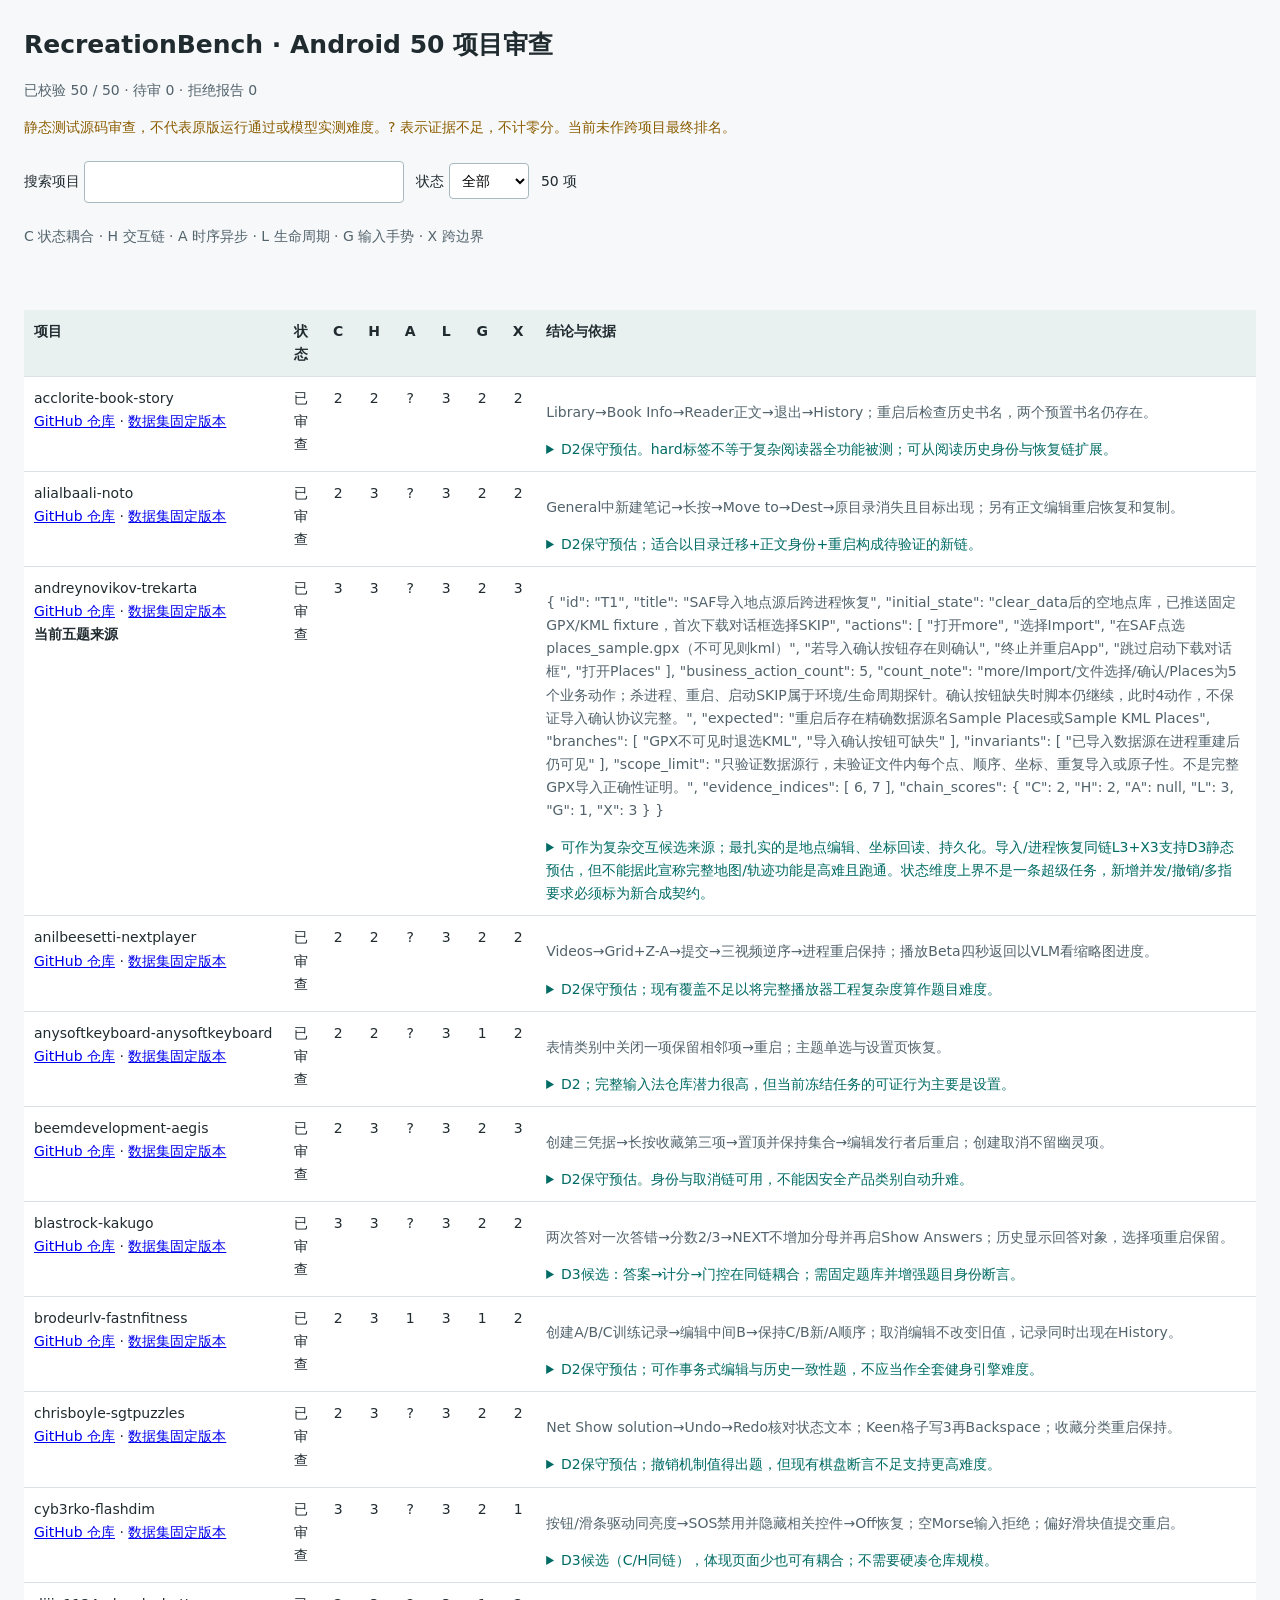
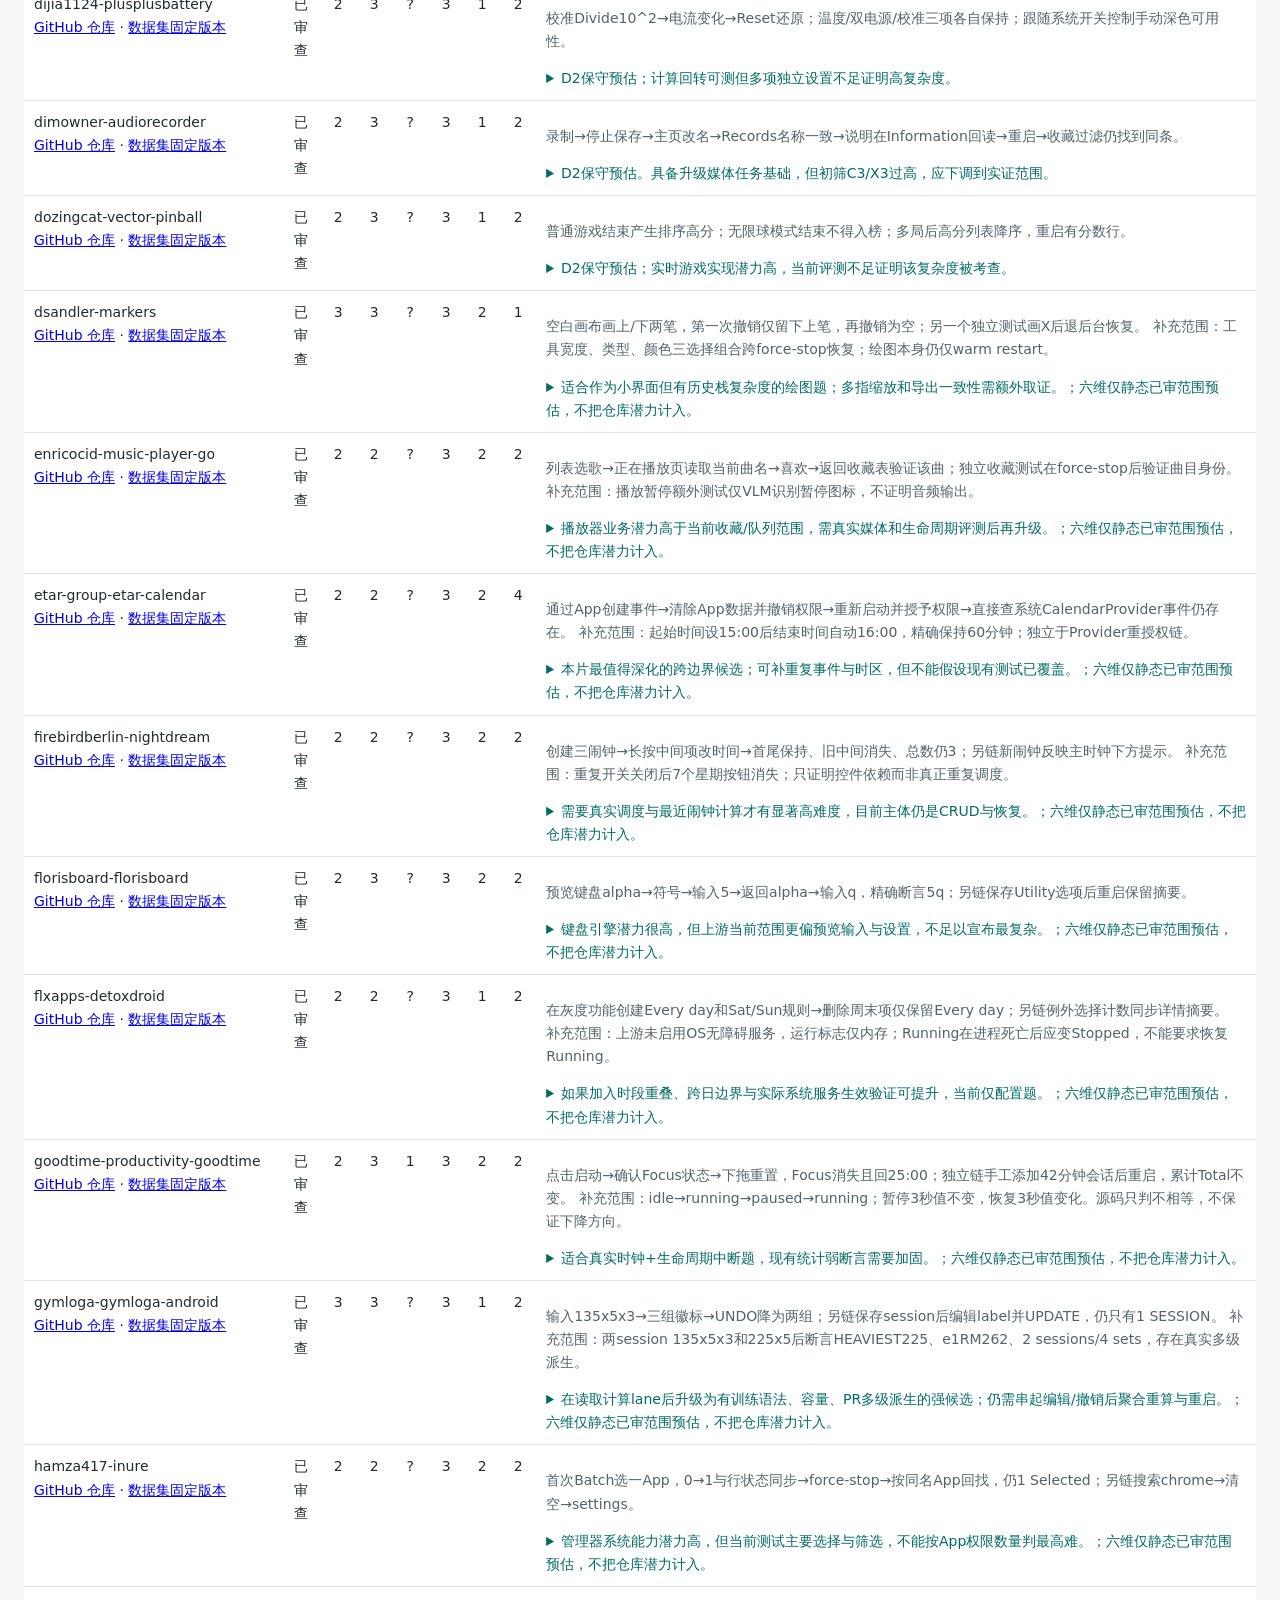
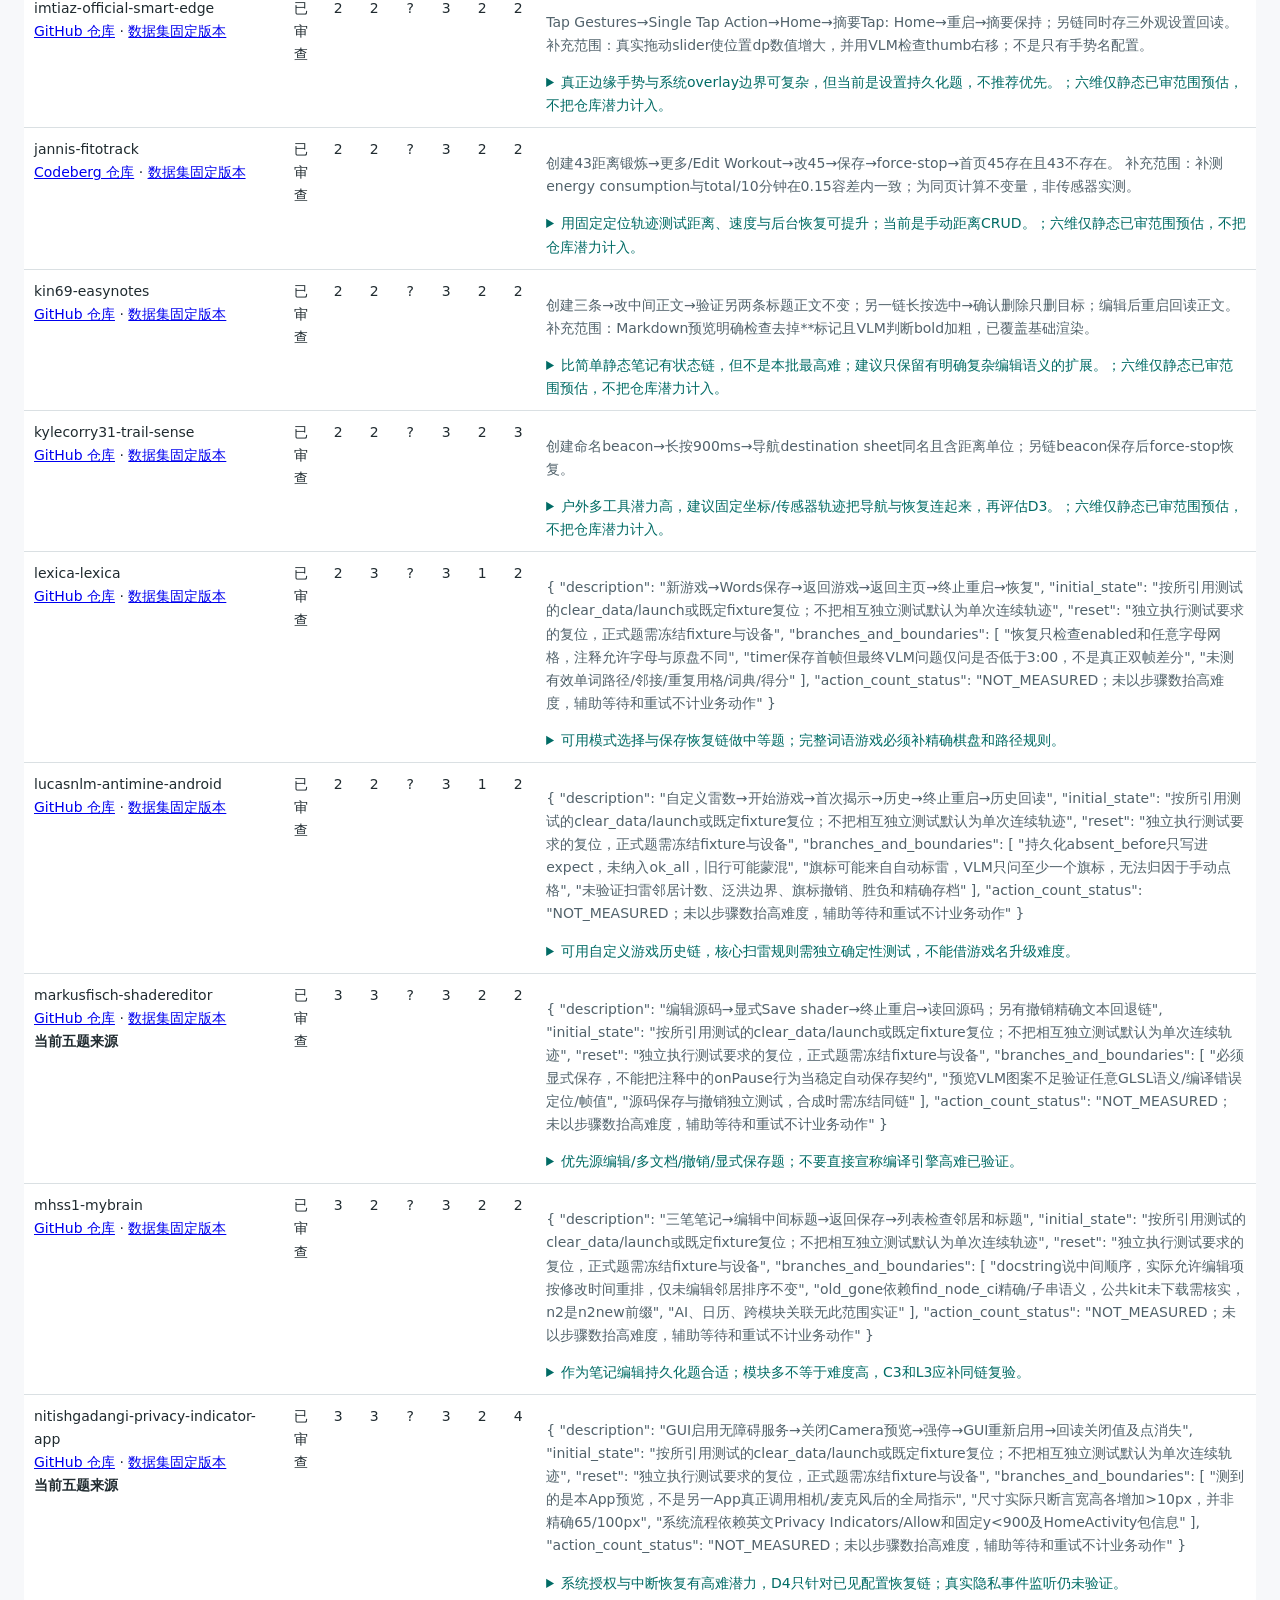
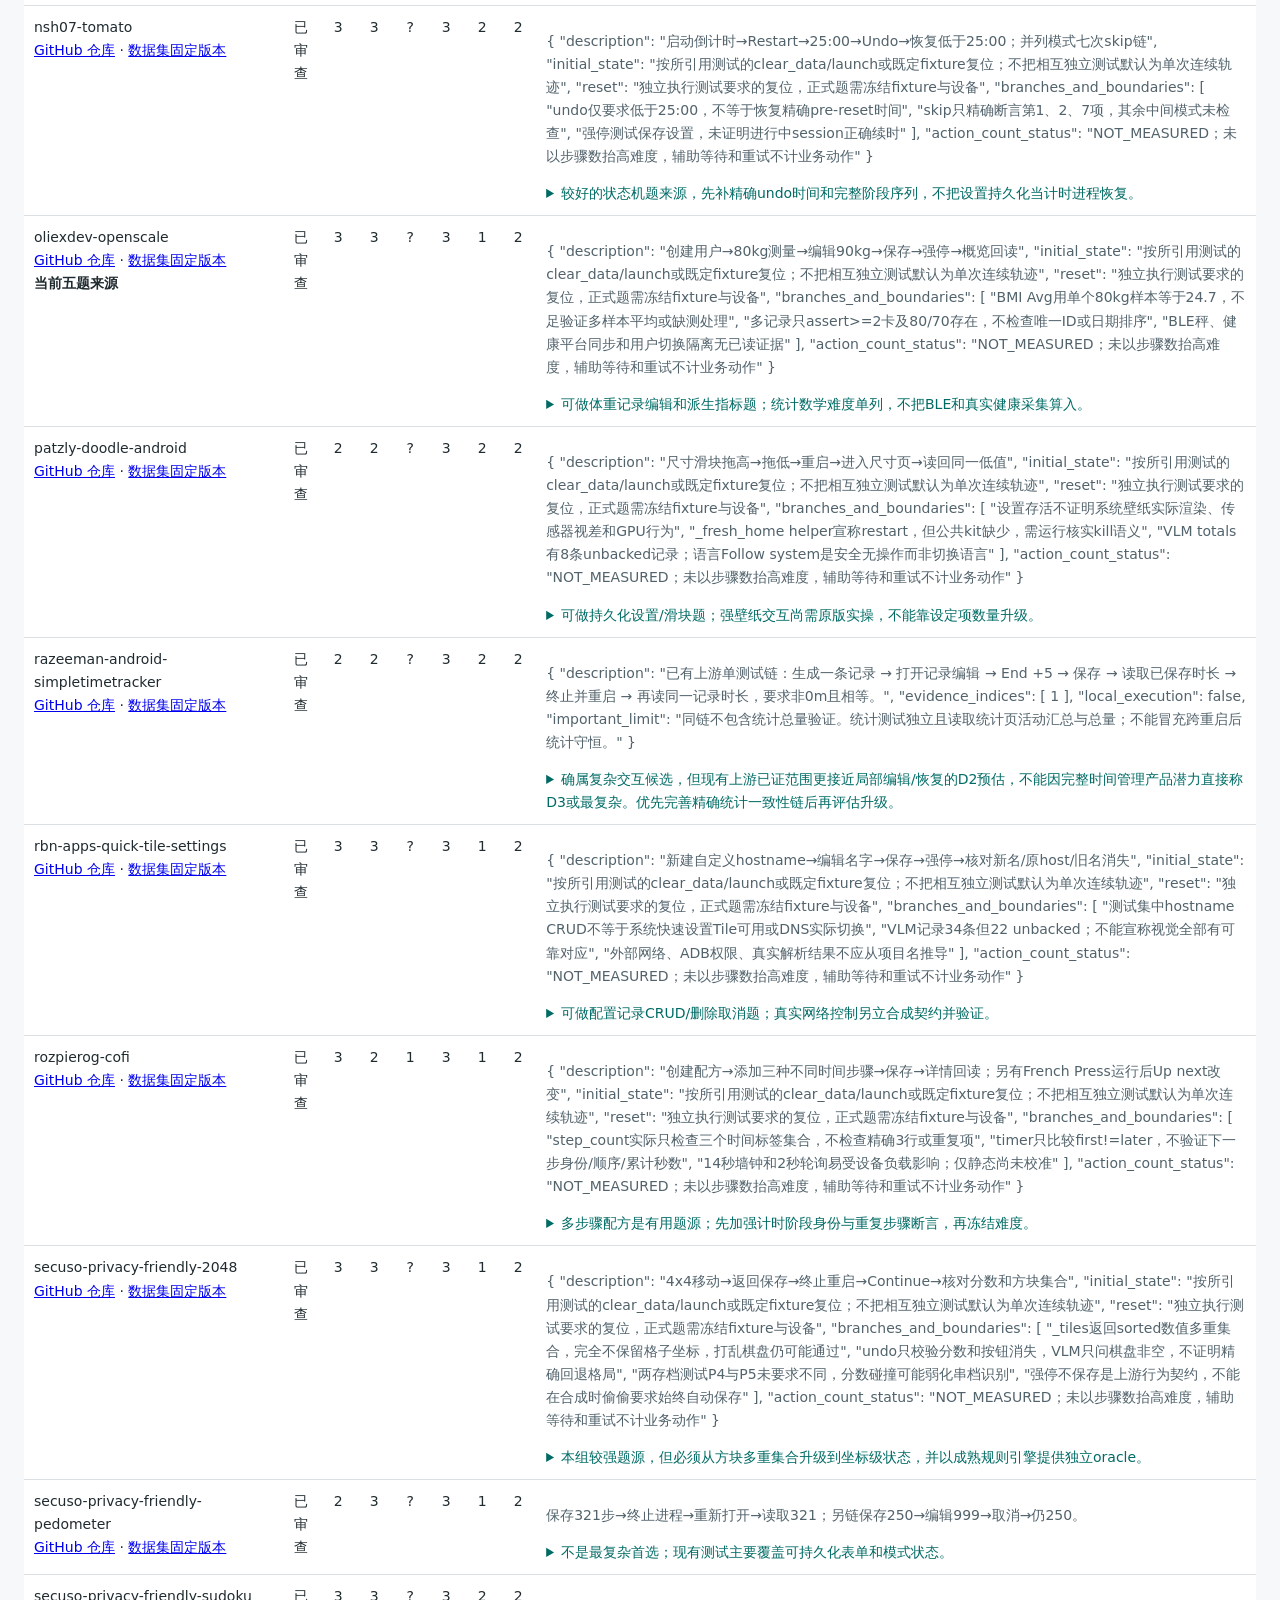
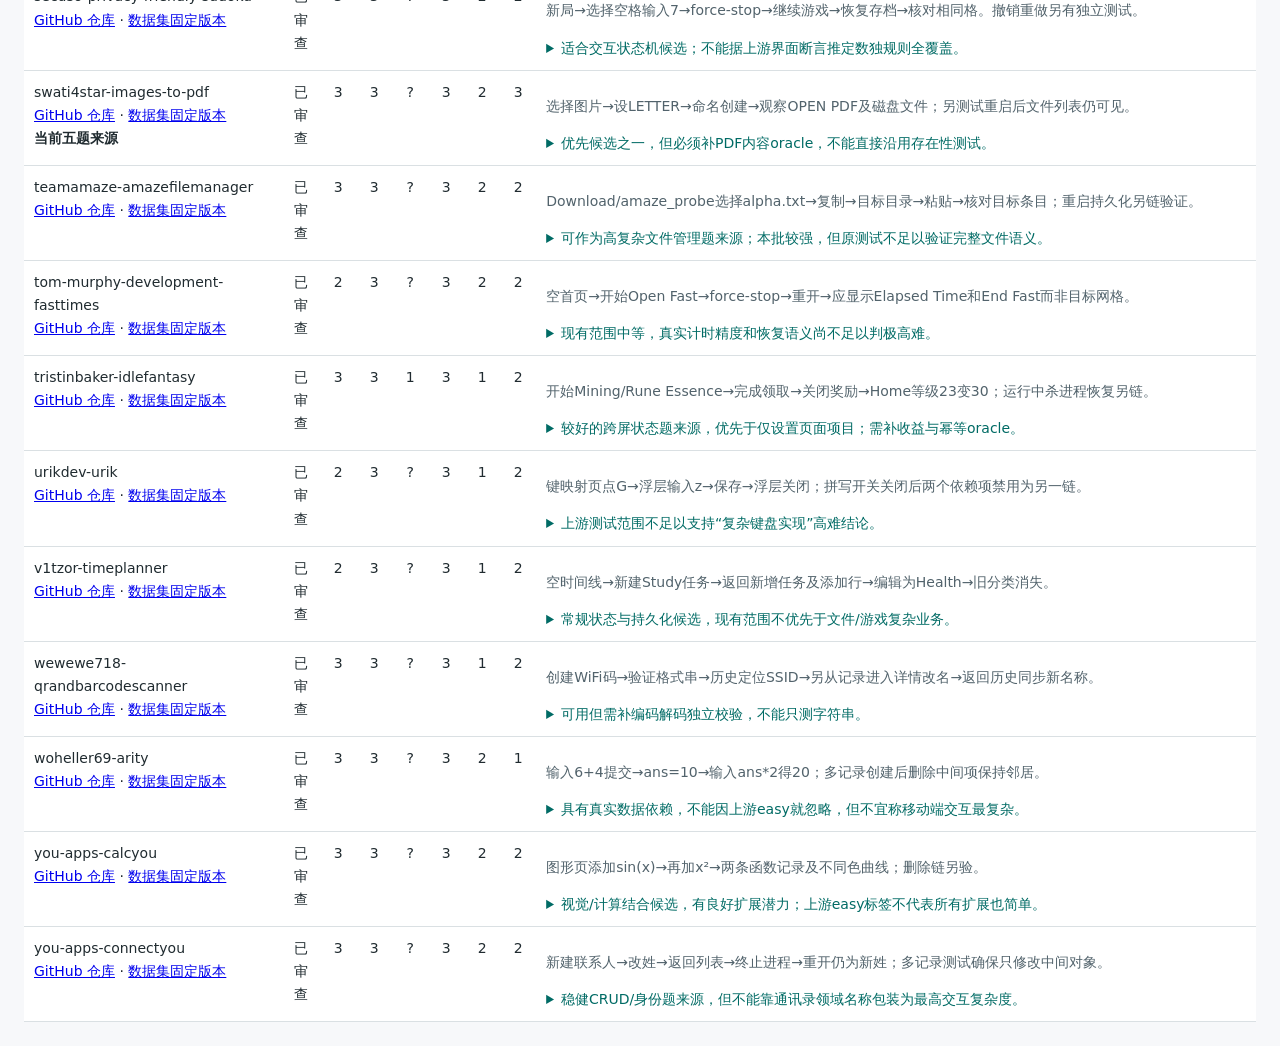
<file: 50-apps.html>
<!doctype html><html lang="zh-CN"><meta charset="utf-8"><meta name="viewport" content="width=device-width,initial-scale=1"><title>RecreationBench · 50 项目审查</title><style>
*{box-sizing:border-box}body{margin:0;background:#f7f8fa;color:#202b30;font:14px/1.65 system-ui;letter-spacing:0}header,main{padding:24px;max-width:1600px;margin:auto}h1{font-size:25px;margin:0}p{color:#52636c}input,select{font:inherit;padding:8px;border:1px solid #a8b8bf;background:white;border-radius:4px;margin:8px 12px 8px 0;max-width:100%}input{width:320px}.scroll{overflow-x:auto}table{border-collapse:collapse;width:100%;background:white;min-width:900px}th,td{text-align:left;padding:10px;border-bottom:1px solid #dae0e3;vertical-align:top}th{background:#e9f1f0}th:nth-child(n+3):nth-child(-n+8),td:nth-child(n+3):nth-child(-n+8){width:36px;text-align:center}td:first-child{width:260px;overflow-wrap:anywhere}summary{cursor:pointer;color:#006b65}pre{white-space:pre-wrap;overflow-wrap:anywhere;font:inherit}h4{margin-bottom:4px}.note{color:#8b5d00}button{font:inherit} @media(max-width:600px){header,main{padding:16px}h1{font-size:22px}}</style>
<header><h1>RecreationBench · Android 50 项目审查</h1><p>已校验 50 / 50 · 待审 0 · 拒绝报告 0</p><p class="note">静态测试源码审查，不代表原版运行通过或模型实测难度。? 表示证据不足，不计零分。当前未作跨项目最终排名。</p><label>搜索项目 <input id="q" type="search"></label><label>状态 <select id="status"><option value="ALL">全部</option><option value="COMPLETED">已审查</option><option value="PENDING">待审查</option></select></label><span id="visible" role="status"></span><p>C 状态耦合 · H 交互链 · A 时序异步 · L 生命周期 · G 输入手势 · X 跨边界</p></header><main><div class="scroll"><table><thead><tr><th>项目</th><th>状态</th><th>C</th><th>H</th><th>A</th><th>L</th><th>G</th><th>X</th><th>结论与依据</th></tr></thead><tbody><tr data-status="COMPLETED"><td>acclorite-book-story<br><a target="_blank" rel="noopener" href="https://github.com/Acclorite/book-story">GitHub 仓库</a> · <a target="_blank" rel="noopener" href="https://github.com/Acclorite/book-story/tree/b0ab7d320aed903b56be6eff47b0049b8a7e48bf">数据集固定版本</a></td><td>已审查</td><td>2</td><td>2</td><td>?</td><td>3</td><td>2</td><td>2</td><td><p>Library→Book Info→Reader正文→退出→History；重启后检查历史书名，两个预置书名仍存在。</p><details><summary>D2保守预估。hard标签不等于复杂阅读器全功能被测；可从阅读历史身份与恢复链扩展。</summary><h4>主操作链</h4><pre>Library→Book Info→Reader正文→退出→History；重启后检查历史书名，两个预置书名仍存在。</pre><h4>实际覆盖</h4><pre>Library→Book Info→Reader正文→退出→History；重启后检查历史书名，两个预置书名仍存在。</pre><h4>可扩展范围</h4><pre>书籍导入、排版与阅读位置恢复有潜力，但本轮只证测试源码范围。</pre><h4>证据缺口</h4><pre>[
  &quot;历史测试未保证此前无同名历史，不能证明本次新建或去重。&quot;,
  &quot;两本书为已导入夹具，创建走already路径；未证明任意书籍解析。&quot;,
  &quot;未核验阅读页码/选中文本/滚动位置恢复；book_fixture依赖未在此轮执行。&quot;
]</pre><h4>六维依据</h4><pre>{
  &quot;C&quot;: {
    &quot;reason&quot;: &quot;读者进入影响History同一书实体，属于两个视图联动，未证多级计算。&quot;,
    &quot;evidence_indices&quot;: [
      0,
      1,
      2,
      3
    ]
  },
  &quot;H&quot;: {
    &quot;reason&quot;: &quot;链是线性导航；移动对话框仅打开取消，未形成真实迁移分支。&quot;,
    &quot;evidence_indices&quot;: [
      0,
      1,
      2,
      3
    ]
  },
  &quot;A&quot;: {
    &quot;reason&quot;: &quot;未测试请求乱序、取消或竞态，不能按读书应用名称推断。&quot;,
    &quot;evidence_indices&quot;: [
      0,
      1,
      2,
      3
    ]
  },
  &quot;L&quot;: {
    &quot;reason&quot;: &quot;force-stop后历史条目及两本书名仍在；不等于阅读位置恢复。&quot;,
    &quot;evidence_indices&quot;: [
      0,
      1,
      2,
      3
    ]
  },
  &quot;G&quot;: {
    &quot;reason&quot;: &quot;长按进入选择模式而普通点按进入详情，存在时长语义。&quot;,
    &quot;evidence_indices&quot;: [
      0,
      1,
      2,
      3
    ]
  },
  &quot;X&quot;: {
    &quot;reason&quot;: &quot;跨Library/Reader/History，但此链未验证系统导入结果回传。&quot;,
    &quot;evidence_indices&quot;: [
      0,
      1,
      2,
      3
    ]
  }
}</pre></details></td></tr><tr data-status="COMPLETED"><td>alialbaali-noto<br><a target="_blank" rel="noopener" href="https://github.com/alialbaali/Noto">GitHub 仓库</a> · <a target="_blank" rel="noopener" href="https://github.com/alialbaali/Noto/tree/a1863c169f12d6852edc1c03d080a050647d3964">数据集固定版本</a></td><td>已审查</td><td>2</td><td>3</td><td>?</td><td>3</td><td>2</td><td>2</td><td><p>General中新建笔记→长按→Move to→Dest→原目录消失且目标出现；另有正文编辑重启恢复和复制。</p><details><summary>D2保守预估；适合以目录迁移+正文身份+重启构成待验证的新链。</summary><h4>主操作链</h4><pre>General中新建笔记→长按→Move to→Dest→原目录消失且目标出现；另有正文编辑重启恢复和复制。</pre><h4>实际覆盖</h4><pre>General中新建笔记→长按→Move to→Dest→原目录消失且目标出现；另有正文编辑重启恢复和复制。</pre><h4>可扩展范围</h4><pre>富文本、历史与笔记组织可扩展；不把未测试的编辑器能力计分。</pre><h4>证据缺口</h4><pre>[
  &quot;移动断言仅标题，未验证笔记ID、正文或重复同名项目。&quot;,
  &quot;移动与重启不是同一现成测试，不能直接将最高项相加给D3。&quot;,
  &quot;复制只判同名两行，内容完整性和撤销历史未被此组证明。&quot;
]</pre><h4>六维依据</h4><pre>{
  &quot;C&quot;: {
    &quot;reason&quot;: &quot;移动维持同一笔记在两目录的归属互斥；未检查多级派生。&quot;,
    &quot;evidence_indices&quot;: [
      0,
      1,
      2,
      3
    ]
  },
  &quot;H&quot;: {
    &quot;reason&quot;: &quot;源目录→选择器→目标→返回源与目标双向回查有回退链。&quot;,
    &quot;evidence_indices&quot;: [
      0,
      1,
      2,
      3
    ]
  },
  &quot;A&quot;: {
    &quot;reason&quot;: &quot;未验证异步冲突、延迟保存或并发编辑。&quot;,
    &quot;evidence_indices&quot;: [
      0,
      1,
      2,
      3
    ]
  },
  &quot;L&quot;: {
    &quot;reason&quot;: &quot;正文标记force-stop后重新打开仍保留，L3限已保存笔记。&quot;,
    &quot;evidence_indices&quot;: [
      0,
      1,
      2,
      3
    ]
  },
  &quot;G&quot;: {
    &quot;reason&quot;: &quot;长按多选后第二条加入，阈值由工具决定但无复杂复合手势。&quot;,
    &quot;evidence_indices&quot;: [
      0,
      1,
      2,
      3
    ]
  },
  &quot;X&quot;: {
    &quot;reason&quot;: &quot;跨目录、编辑器、选择器均为App内页面。&quot;,
    &quot;evidence_indices&quot;: [
      0,
      1,
      2,
      3
    ]
  }
}</pre></details></td></tr><tr data-status="COMPLETED"><td>andreynovikov-trekarta<br><a target="_blank" rel="noopener" href="https://github.com/andreynovikov/trekarta">GitHub 仓库</a> · <a target="_blank" rel="noopener" href="https://github.com/andreynovikov/trekarta/tree/5a305d56fa6330cb435de7d871c6eac440597c64">数据集固定版本</a><br><strong>当前五题来源</strong></td><td>已审查</td><td>3</td><td>3</td><td>?</td><td>3</td><td>2</td><td>3</td><td><p>{
  &quot;id&quot;: &quot;T1&quot;,
  &quot;title&quot;: &quot;SAF导入地点源后跨进程恢复&quot;,
  &quot;initial_state&quot;: &quot;clear_data后的空地点库，已推送固定GPX/KML fixture，首次下载对话框选择SKIP&quot;,
  &quot;actions&quot;: [
    &quot;打开more&quot;,
    &quot;选择Import&quot;,
    &quot;在SAF点选places_sample.gpx（不可见则kml）&quot;,
    &quot;若导入确认按钮存在则确认&quot;,
    &quot;终止并重启App&quot;,
    &quot;跳过启动下载对话框&quot;,
    &quot;打开Places&quot;
  ],
  &quot;business_action_count&quot;: 5,
  &quot;count_note&quot;: &quot;more/Import/文件选择/确认/Places为5个业务动作；杀进程、重启、启动SKIP属于环境/生命周期探针。确认按钮缺失时脚本仍继续，此时4动作，不保证导入确认协议完整。&quot;,
  &quot;expected&quot;: &quot;重启后存在精确数据源名Sample Places或Sample KML Places&quot;,
  &quot;branches&quot;: [
    &quot;GPX不可见时退选KML&quot;,
    &quot;导入确认按钮可缺失&quot;
  ],
  &quot;invariants&quot;: [
    &quot;已导入数据源在进程重建后仍可见&quot;
  ],
  &quot;scope_limit&quot;: &quot;只验证数据源行，未验证文件内每个点、顺序、坐标、重复导入或原子性。不是完整GPX导入正确性证明。&quot;,
  &quot;evidence_indices&quot;: [
    6,
    7
  ],
  &quot;chain_scores&quot;: {
    &quot;C&quot;: 2,
    &quot;H&quot;: 2,
    &quot;A&quot;: null,
    &quot;L&quot;: 3,
    &quot;G&quot;: 1,
    &quot;X&quot;: 3
  }
}</p><details><summary>可作为复杂交互候选来源；最扎实的是地点编辑、坐标回读、持久化。导入/进程恢复同链L3+X3支持D3静态预估，但不能据此宣称完整地图/轨迹功能是高难且跑通。状态维度上界不是一条超级任务，新增并发/撤销/多指要求必须标为新合成契约。</summary><h4>主操作链</h4><pre>{
  &quot;id&quot;: &quot;T1&quot;,
  &quot;title&quot;: &quot;SAF导入地点源后跨进程恢复&quot;,
  &quot;initial_state&quot;: &quot;clear_data后的空地点库，已推送固定GPX/KML fixture，首次下载对话框选择SKIP&quot;,
  &quot;actions&quot;: [
    &quot;打开more&quot;,
    &quot;选择Import&quot;,
    &quot;在SAF点选places_sample.gpx（不可见则kml）&quot;,
    &quot;若导入确认按钮存在则确认&quot;,
    &quot;终止并重启App&quot;,
    &quot;跳过启动下载对话框&quot;,
    &quot;打开Places&quot;
  ],
  &quot;business_action_count&quot;: 5,
  &quot;count_note&quot;: &quot;more/Import/文件选择/确认/Places为5个业务动作；杀进程、重启、启动SKIP属于环境/生命周期探针。确认按钮缺失时脚本仍继续，此时4动作，不保证导入确认协议完整。&quot;,
  &quot;expected&quot;: &quot;重启后存在精确数据源名Sample Places或Sample KML Places&quot;,
  &quot;branches&quot;: [
    &quot;GPX不可见时退选KML&quot;,
    &quot;导入确认按钮可缺失&quot;
  ],
  &quot;invariants&quot;: [
    &quot;已导入数据源在进程重建后仍可见&quot;
  ],
  &quot;scope_limit&quot;: &quot;只验证数据源行，未验证文件内每个点、顺序、坐标、重复导入或原子性。不是完整GPX导入正确性证明。&quot;,
  &quot;evidence_indices&quot;: [
    6,
    7
  ],
  &quot;chain_scores&quot;: {
    &quot;C&quot;: 2,
    &quot;H&quot;: 2,
    &quot;A&quot;: null,
    &quot;L&quot;: 3,
    &quot;G&quot;: 1,
    &quot;X&quot;: 3
  }
}</pre><h4>实际覆盖</h4><pre>{
  &quot;manifest_total&quot;: 124,
  &quot;manifest_interpretation&quot;: &quot;124是manifest登记断言数，不等于124条独立端到端业务链；baseline passed为上游元数据，非本地跑分。&quot;,
  &quot;vlm_assertions&quot;: 27,
  &quot;vlm_calibrated&quot;: 0,
  &quot;interaction_test_functions&quot;: 22,
  &quot;covered&quot;: [
    &quot;地点CRUD及多记录身份保持&quot;,
    &quot;重命名/描述回读、地图标签视觉联动&quot;,
    &quot;已提交地点与导入源行跨进程保留&quot;,
    &quot;经纬度输入数值回读（容差5e-6），正负/零/短小数与不同输入输出&quot;,
    &quot;无效/空坐标的不同处理分支&quot;,
    &quot;普通点击与900ms长按不同语义&quot;,
    &quot;轨迹录制开始与暂停控件转换&quot;,
    &quot;设置单位和界面导航&quot;
  ],
  &quot;precision_notes&quot;: [
    &quot;interaction test_coord_place_has_info只断言坐标字符串非空；computation _coord_case才数值比较，不能漏掉也不能把二者混淆。&quot;,
    &quot;录制start只检Current track、pause/stop和图标颜色；pause只检resume出现与pause消失。未验证GPS样本、暂停期间不采样、恢复续录或导出轨迹。&quot;,
    &quot;导入候选GPX/KML可互相回退，不保证一次运行两个格式均覆盖。&quot;,
    &quot;delete等待UNDO窗口，不执行undo，因此不能声称撤销已测。&quot;
  ]
}</pre><h4>可扩展范围</h4><pre>{
  &quot;status&quot;: &quot;POTENTIAL_NOT_REPOSITORY_SOURCE_AUDIT&quot;,
  &quot;items&quot;: [
    &quot;地图缩放/旋转和地理坐标命中&quot;,
    &quot;真实定位注入、轨迹录制暂停续录和导出&quot;,
    &quot;GPX/KML全内容、重复导入/取消与崩溃恢复&quot;
  ],
  &quot;basis&quot;: &quot;功能入口、测试注释和断言体现业务表面；本次未检出上游完整仓库源码/APK，不能视为这些能力已实现且稳定。&quot;,
  &quot;not_counted_in_scores&quot;: [
    &quot;多指地图变换&quot;,
    &quot;离线地图下载恢复&quot;,
    &quot;轨迹数据正确性&quot;,
    &quot;路线规划算法&quot;,
    &quot;导入事务/并发/幂等&quot;
  ]
}</pre><h4>证据缺口</h4><pre>[
  &quot;未执行本地APK或设备测试，empirical_runs为0&quot;,
  &quot;未读取完整上游仓库源码、LICENSE；instance license=null需另外核实&quot;,
  &quot;未下载manifest所指截图/录屏与VLM raw判据；27条verdict均未校准&quot;,
  &quot;本地目录缺少测试公共android_testgen_kit和fixture内容，现有文件不足直接完整运行&quot;,
  &quot;结构/文本模块仅见manifest条目，未逐行读取其源码&quot;,
  &quot;无GPX/KML内容完整性、坏文件/取消/重复与中断恢复断言&quot;,
  &quot;无地图多指轨迹测量、无GPS采样/暂停/导出数值核验&quot;,
  &quot;辅助函数存在重试和固定比例屏幕点击，需审查误判及首次失败保留政策&quot;
]</pre><h4>六维依据</h4><pre>{
  &quot;C&quot;: {
    &quot;reason&quot;: &quot;多条地点保持身份/总数不变量，编辑其中一条不得修改其他两条；同一地点名称传播至列表、详情、地图标签。支持C3，不存在已验证撤销/回滚与多实体约束组合，不能C4。&quot;,
    &quot;evidence_indices&quot;: [
      1,
      2,
      17
    ]
  },
  &quot;H&quot;: {
    &quot;reason&quot;: &quot;地点列表/详情/编辑与返回路径需要上下文恢复；导航三跳回退有专门断言。测试辅助轮询、重试不计业务分支，未证实复杂补偿链H4。&quot;,
    &quot;evidence_indices&quot;: [
      13,
      17
    ]
  },
  &quot;A&quot;: {
    &quot;reason&quot;: &quot;材料有settle/poll与异步绑定说明，但没有在途取消、响应顺序或导入事务时间边界的可核验断言。无法用测试等待推导异步业务等级，记UNKNOWN。&quot;,
    &quot;evidence_indices&quot;: [
      6,
      17
    ]
  },
  &quot;L&quot;: {
    &quot;reason&quot;: &quot;force-stop后重启核对重命名地点、多个地点和导入源行；属于已提交用户状态恢复。未覆盖导入/轨迹录制在途中断及幂等恢复，不到L4。&quot;,
    &quot;evidence_indices&quot;: [
      3,
      7
    ]
  },
  &quot;G&quot;: {
    &quot;reason&quot;: &quot;长按900ms创建地点，普通tap只开面板且不得创建；长按地图菜单也存在。仅一种阈值类输入语义，没有多指/嵌套仲裁和量化轨迹，G2。&quot;,
    &quot;evidence_indices&quot;: [
      4,
      5
    ]
  },
  &quot;X&quot;: {
    &quot;reason&quot;: &quot;more→Import→Android SAF选择GPX/KML→导入确认→Places数据源行，并在重启后核验。系统选择器往返满足X3；无权限拒绝/取消/中断回传断言，不到X4。&quot;,
    &quot;evidence_indices&quot;: [
      6,
      7,
      8
    ]
  }
}</pre></details></td></tr><tr data-status="COMPLETED"><td>anilbeesetti-nextplayer<br><a target="_blank" rel="noopener" href="https://github.com/anilbeesetti/nextplayer">GitHub 仓库</a> · <a target="_blank" rel="noopener" href="https://github.com/anilbeesetti/nextplayer/tree/0c471064198f2655efa6138bf46ea8cabd56e8a0">数据集固定版本</a></td><td>已审查</td><td>2</td><td>2</td><td>?</td><td>3</td><td>2</td><td>2</td><td><p>Videos→Grid+Z-A→提交→三视频逆序→进程重启保持；播放Beta四秒返回以VLM看缩略图进度。</p><details><summary>D2保守预估；现有覆盖不足以将完整播放器工程复杂度算作题目难度。</summary><h4>主操作链</h4><pre>Videos→Grid+Z-A→提交→三视频逆序→进程重启保持；播放Beta四秒返回以VLM看缩略图进度。</pre><h4>实际覆盖</h4><pre>Videos→Grid+Z-A→提交→三视频逆序→进程重启保持；播放Beta四秒返回以VLM看缩略图进度。</pre><h4>可扩展范围</h4><pre>实际媒体播放与生命周期适合复杂题，但需额外精确媒体oracle。</pre><h4>证据缺口</h4><pre>[
  &quot;进度条由VLM有无判断，不能证明准确播放时长或帧内容。&quot;,
  &quot;网络URL测试仅输入框回读，不证明网络解码。&quot;,
  &quot;未验证音频焦点、后台播放、字幕或seek精度。&quot;
]</pre><h4>六维依据</h4><pre>{
  &quot;C&quot;: {
    &quot;reason&quot;: &quot;布局和排序影响相同媒体集合，进度影响列表；仍为局部同实体联动。&quot;,
    &quot;evidence_indices&quot;: [
      0,
      1,
      2,
      3
    ]
  },
  &quot;H&quot;: {
    &quot;reason&quot;: &quot;提交组合偏好→重启回读是线性链，无恢复失败分支。&quot;,
    &quot;evidence_indices&quot;: [
      0,
      1,
      2,
      3
    ]
  },
  &quot;A&quot;: {
    &quot;reason&quot;: &quot;固定等待4秒不是乱序/并发测试，异步能力未知。&quot;,
    &quot;evidence_indices&quot;: [
      0,
      1,
      2,
      3
    ]
  },
  &quot;L&quot;: {
    &quot;reason&quot;: &quot;模式、三条排序、Grid显示跨force-stop保持；不包括播放位置恢复。&quot;,
    &quot;evidence_indices&quot;: [
      0,
      1,
      2,
      3
    ]
  },
  &quot;G&quot;: {
    &quot;reason&quot;: &quot;长按选择、多选计数；没有量化seek或缩放路径。&quot;,
    &quot;evidence_indices&quot;: [
      0,
      1,
      2,
      3
    ]
  },
  &quot;X&quot;: {
    &quot;reason&quot;: &quot;播放器与列表跨屏；未检验外部播放器/画中画协议。&quot;,
    &quot;evidence_indices&quot;: [
      0,
      1,
      2,
      3
    ]
  }
}</pre></details></td></tr><tr data-status="COMPLETED"><td>anysoftkeyboard-anysoftkeyboard<br><a target="_blank" rel="noopener" href="https://github.com/AnySoftKeyboard/AnySoftKeyboard">GitHub 仓库</a> · <a target="_blank" rel="noopener" href="https://github.com/AnySoftKeyboard/AnySoftKeyboard/tree/56bb1f0f28481b377d40dd3c174bc384b959f871">数据集固定版本</a></td><td>已审查</td><td>2</td><td>2</td><td>?</td><td>3</td><td>1</td><td>2</td><td><p>表情类别中关闭一项保留相邻项→重启；主题单选与设置页恢复。</p><details><summary>D2；完整输入法仓库潜力很高，但当前冻结任务的可证行为主要是设置。</summary><h4>主操作链</h4><pre>表情类别中关闭一项保留相邻项→重启；主题单选与设置页恢复。</pre><h4>实际覆盖</h4><pre>表情类别中关闭一项保留相邻项→重启；主题单选与设置页恢复。</pre><h4>可扩展范围</h4><pre>跨应用IME与组合输入潜力尚未通过当前测试证明。</pre><h4>证据缺口</h4><pre>[
  &quot;computation里swipe名称主要对应手势配置，不应据名称给G3。&quot;,
  &quot;无真实编辑器选区、候选词、组合输入协议证据。&quot;,
  &quot;不应把卡片selected属性当启用状态，源码用enabled_image子节点。&quot;
]</pre><h4>六维依据</h4><pre>{
  &quot;C&quot;: {
    &quot;reason&quot;: &quot;多选卡片独立不互相破坏，主题互斥单选；非多级状态图。&quot;,
    &quot;evidence_indices&quot;: [
      0,
      1,
      2
    ]
  },
  &quot;H&quot;: {
    &quot;reason&quot;: &quot;设置→选择→重启回读是线性链。&quot;,
    &quot;evidence_indices&quot;: [
      0,
      1,
      2
    ]
  },
  &quot;A&quot;: {
    &quot;reason&quot;: &quot;没有候选词并发或输入事件时序验证。&quot;,
    &quot;evidence_indices&quot;: [
      0,
      1,
      2
    ]
  },
  &quot;L&quot;: {
    &quot;reason&quot;: &quot;选择卡片/主题在force-stop后保留。&quot;,
    &quot;evidence_indices&quot;: [
      0,
      1,
      2
    ]
  },
  &quot;G&quot;: {
    &quot;reason&quot;: &quot;这组interaction是设置卡片点击，不是滑动输入手势实现。&quot;,
    &quot;evidence_indices&quot;: [
      0,
      1,
      2
    ]
  },
  &quot;X&quot;: {
    &quot;reason&quot;: &quot;多个设置页面，未验证真实跨App IME。&quot;,
    &quot;evidence_indices&quot;: [
      0,
      1,
      2
    ]
  }
}</pre></details></td></tr><tr data-status="COMPLETED"><td>beemdevelopment-aegis<br><a target="_blank" rel="noopener" href="https://github.com/beemdevelopment/Aegis">GitHub 仓库</a> · <a target="_blank" rel="noopener" href="https://github.com/beemdevelopment/Aegis/tree/59d5c640d6a2d0d16f243dbdd735758eed65bc63">数据集固定版本</a></td><td>已审查</td><td>2</td><td>3</td><td>?</td><td>3</td><td>2</td><td>3</td><td><p>创建三凭据→长按收藏第三项→置顶并保持集合→编辑发行者后重启；创建取消不留幽灵项。</p><details><summary>D2保守预估。身份与取消链可用，不能因安全产品类别自动升难。</summary><h4>主操作链</h4><pre>创建三凭据→长按收藏第三项→置顶并保持集合→编辑发行者后重启；创建取消不留幽灵项。</pre><h4>实际覆盖</h4><pre>创建三凭据→长按收藏第三项→置顶并保持集合→编辑发行者后重启；创建取消不留幽灵项。；代码复制到系统剪贴板后粘贴回读。</pre><h4>可扩展范围</h4><pre>OTP计算和加密导入潜力需独立安全与计算证据。</pre><h4>证据缺口</h4><pre>[
  &quot;当前引证不验证OTP密钥算法、时钟窗口或加密数据安全。&quot;,
  &quot;取消测试验证计数与标记缺失，但未覆盖取消途中进程死亡。&quot;,
  &quot;收藏重排序与重启测试分离，不能直接给D3。&quot;,
  &quot;stable_in_period两次dump未固定时钟相位，跨TOTP窗口边界可能误报；同secret同值不等于RFC标准算法正确。&quot;
]</pre><h4>六维依据</h4><pre>{
  &quot;C&quot;: {
    &quot;reason&quot;: &quot;收藏改变排序且集合不变，编辑保持邻项，是同集合约束。&quot;,
    &quot;evidence_indices&quot;: [
      0,
      1,
      2,
      3
    ]
  },
  &quot;H&quot;: {
    &quot;reason&quot;: &quot;保存与Discard分支均有后果检查，存在取消回退。&quot;,
    &quot;evidence_indices&quot;: [
      0,
      1,
      2,
      3
    ]
  },
  &quot;A&quot;: {
    &quot;reason&quot;: &quot;未测试TOTP边界时序或并发写入。&quot;,
    &quot;evidence_indices&quot;: [
      0,
      1,
      2,
      3
    ]
  },
  &quot;L&quot;: {
    &quot;reason&quot;: &quot;发行者新值存在旧值消失，跨进程确认保存。&quot;,
    &quot;evidence_indices&quot;: [
      0,
      1,
      2,
      3
    ]
  },
  &quot;G&quot;: {
    &quot;reason&quot;: &quot;长按进入操作栏后编辑/收藏，未测连续精细触控。&quot;,
    &quot;evidence_indices&quot;: [
      0,
      1,
      2,
      3
    ]
  },
  &quot;X&quot;: {
    &quot;reason&quot;: &quot;Copy把显示代码写入系统剪贴板，再用KEYCODE_PASTE回填搜索框，比较复制前后代码集合；确有系统边界往返。&quot;,
    &quot;evidence_indices&quot;: [
      5
    ]
  }
}</pre></details></td></tr><tr data-status="COMPLETED"><td>blastrock-kakugo<br><a target="_blank" rel="noopener" href="https://github.com/blastrock/kakugo">GitHub 仓库</a> · <a target="_blank" rel="noopener" href="https://github.com/blastrock/kakugo/tree/c00becb046949fc53aac98eae8f3c461bc30038d">数据集固定版本</a></td><td>已审查</td><td>3</td><td>3</td><td>?</td><td>3</td><td>2</td><td>2</td><td><p>两次答对一次答错→分数2/3→NEXT不增加分母并再启Show Answers；历史显示回答对象，选择项重启保留。</p><details><summary>D3候选：答案→计分→门控在同链耦合；需固定题库并增强题目身份断言。</summary><h4>主操作链</h4><pre>两次答对一次答错→分数2/3→NEXT不增加分母并再启Show Answers；历史显示回答对象，选择项重启保留。</pre><h4>实际覆盖</h4><pre>两次答对一次答错→分数2/3→NEXT不增加分母并再启Show Answers；历史显示回答对象，选择项重启保留。</pre><h4>可扩展范围</h4><pre>多题型学习与笔画输入潜力存在；后者尚未验证。</pre><h4>证据缺口</h4><pre>[
  &quot;NEXT允许Show Answers重新出现代替不同题目字符，不能证明题库真正推进。&quot;,
  &quot;绘图笔画明确未可靠验证，不得作为手写识别高难证据。&quot;,
  &quot;分数测试通过已知映射挑答案，必须保留题库和确定性初态。&quot;
]</pre><h4>六维依据</h4><pre>{
  &quot;C&quot;: {
    &quot;reason&quot;: &quot;答案正误同时影响分子分母、NEXT门控和历史/上一项，是多级反馈。&quot;,
    &quot;evidence_indices&quot;: [
      0,
      1,
      2,
      3,
      4
    ]
  },
  &quot;H&quot;: {
    &quot;reason&quot;: &quot;答对直接推进、答错NEXT、Dont know形成不同路径。&quot;,
    &quot;evidence_indices&quot;: [
      0,
      1,
      2,
      3,
      4
    ]
  },
  &quot;A&quot;: {
    &quot;reason&quot;: &quot;未验证延迟事件或快速连续提交去重。&quot;,
    &quot;evidence_indices&quot;: [
      0,
      1,
      2,
      3,
      4
    ]
  },
  &quot;L&quot;: {
    &quot;reason&quot;: &quot;项目启用状态跨force-stop保留；不证明在途答题会话恢复。&quot;,
    &quot;evidence_indices&quot;: [
      0,
      1,
      2,
      3,
      4
    ]
  },
  &quot;G&quot;: {
    &quot;reason&quot;: &quot;长按single-button对应maybe答案，与普通选择语义不同。&quot;,
    &quot;evidence_indices&quot;: [
      0,
      1,
      2,
      3,
      4
    ]
  },
  &quot;X&quot;: {
    &quot;reason&quot;: &quot;选择屏→测验→历史sheet是App内联动。&quot;,
    &quot;evidence_indices&quot;: [
      0,
      1,
      2,
      3,
      4
    ]
  }
}</pre></details></td></tr><tr data-status="COMPLETED"><td>brodeurlv-fastnfitness<br><a target="_blank" rel="noopener" href="https://github.com/brodeurlv/fastnfitness">GitHub 仓库</a> · <a target="_blank" rel="noopener" href="https://github.com/brodeurlv/fastnfitness/tree/27935ec232f1a46577e9099511bab634c1aaf719">数据集固定版本</a></td><td>已审查</td><td>2</td><td>3</td><td>1</td><td>3</td><td>1</td><td>2</td><td><p>创建A/B/C训练记录→编辑中间B→保持C/B新/A顺序；取消编辑不改变旧值，记录同时出现在History。</p><details><summary>D2保守预估；可作事务式编辑与历史一致性题，不应当作全套健身引擎难度。</summary><h4>主操作链</h4><pre>创建A/B/C训练记录→编辑中间B→保持C/B新/A顺序；取消编辑不改变旧值，记录同时出现在History。</pre><h4>实际覆盖</h4><pre>创建A/B/C训练记录→编辑中间B→保持C/B新/A顺序；取消编辑不改变旧值，记录同时出现在History。</pre><h4>可扩展范围</h4><pre>训练计划和统计潜力需要进一步仓库/运行证据。</pre><h4>证据缺口</h4><pre>[
  &quot;历史筛选只断言当前可见卡片，未检查全量数据。&quot;,
  &quot;倒计时仅t1&lt;t0而非精确差值；运动传感器、训练中断恢复未证明。&quot;,
  &quot;编辑中间条与重启分开测试，组合长链需重放。&quot;
]</pre><h4>六维依据</h4><pre>{
  &quot;C&quot;: {
    &quot;reason&quot;: &quot;记录字段与两列表一致，未涉及多级统计派生。&quot;,
    &quot;evidence_indices&quot;: [
      0,
      1,
      2,
      3
    ]
  },
  &quot;H&quot;: {
    &quot;reason&quot;: &quot;编辑提交与取消分支，加上历史回查，是有回退的数据链。&quot;,
    &quot;evidence_indices&quot;: [
      0,
      1,
      2,
      3
    ]
  },
  &quot;A&quot;: {
    &quot;reason&quot;: &quot;states模块等待3秒断言倒计时t1&lt;t0，只证明基础时序更新，不验证精确流逝、竞态或中断。&quot;,
    &quot;evidence_indices&quot;: [
      4
    ]
  },
  &quot;L&quot;: {
    &quot;reason&quot;: &quot;创建的组数和重复次数跨kill仍在，持久化有具体数值。&quot;,
    &quot;evidence_indices&quot;: [
      0,
      1,
      2,
      3
    ]
  },
  &quot;G&quot;: {
    &quot;reason&quot;: &quot;普通点击/输入，无精细轨迹。&quot;,
    &quot;evidence_indices&quot;: [
      0,
      1,
      2,
      3
    ]
  },
  &quot;X&quot;: {
    &quot;reason&quot;: &quot;Free Workout、编辑器和History跨屏但同模块。&quot;,
    &quot;evidence_indices&quot;: [
      0,
      1,
      2,
      3
    ]
  }
}</pre></details></td></tr><tr data-status="COMPLETED"><td>chrisboyle-sgtpuzzles<br><a target="_blank" rel="noopener" href="https://github.com/chrisboyle/sgtpuzzles">GitHub 仓库</a> · <a target="_blank" rel="noopener" href="https://github.com/chrisboyle/sgtpuzzles/tree/d1e10eb57dd80af4999e698a9ab31f546e9a0b9d">数据集固定版本</a></td><td>已审查</td><td>2</td><td>3</td><td>?</td><td>3</td><td>2</td><td>2</td><td><p>Net Show solution→Undo→Redo核对状态文本；Keen格子写3再Backspace；收藏分类重启保持。</p><details><summary>D2保守预估；撤销机制值得出题，但现有棋盘断言不足支持更高难度。</summary><h4>主操作链</h4><pre>Net Show solution→Undo→Redo核对状态文本；Keen格子写3再Backspace；收藏分类重启保持。</pre><h4>实际覆盖</h4><pre>Net Show solution→Undo→Redo核对状态文本；Keen格子写3再Backspace；收藏分类重启保持。</pre><h4>可扩展范围</h4><pre>多种谜题规则重建可能很难，但冻结测试仅覆盖少量游戏且断言较弱。</pre><h4>证据缺口</h4><pre>[
  &quot;test_net_tile_tap_rotate仅问网格非空有线段，未比对旋转前后方向。&quot;,
  &quot;game_resume提前读solved但最终ok不检查恢复后的解或格局。&quot;,
  &quot;Keen写入/清空依赖VLM，规则合法性未由独立模型验证。&quot;
]</pre><h4>六维依据</h4><pre>{
  &quot;C&quot;: {
    &quot;reason&quot;: &quot;undo/redo影响状态文本，棋盘内容缺少同一精确oracle，保守C2。&quot;,
    &quot;evidence_indices&quot;: [
      0,
      1,
      2,
      3,
      4
    ]
  },
  &quot;H&quot;: {
    &quot;reason&quot;: &quot;求解、撤销、重做形成可逆循环。&quot;,
    &quot;evidence_indices&quot;: [
      0,
      1,
      2,
      3,
      4
    ]
  },
  &quot;A&quot;: {
    &quot;reason&quot;: &quot;未覆盖定时/异步协同。&quot;,
    &quot;evidence_indices&quot;: [
      0,
      1,
      2,
      3,
      4
    ]
  },
  &quot;L&quot;: {
    &quot;reason&quot;: &quot;收藏分类跨重启可靠；game_resume只验证标题Net，不验证棋盘。&quot;,
    &quot;evidence_indices&quot;: [
      0,
      1,
      2,
      3,
      4
    ]
  },
  &quot;G&quot;: {
    &quot;reason&quot;: &quot;根据棋盘边界点格与输入键，未量化轨迹/多指。&quot;,
    &quot;evidence_indices&quot;: [
      0,
      1,
      2,
      3,
      4
    ]
  },
  &quot;X&quot;: {
    &quot;reason&quot;: &quot;选择器与多个游戏界面App内跳转。&quot;,
    &quot;evidence_indices&quot;: [
      0,
      1,
      2,
      3,
      4
    ]
  }
}</pre></details></td></tr><tr data-status="COMPLETED"><td>cyb3rko-flashdim<br><a target="_blank" rel="noopener" href="https://github.com/cyb3rko/flashdim">GitHub 仓库</a> · <a target="_blank" rel="noopener" href="https://github.com/cyb3rko/flashdim/tree/d77be03215acd7e124dea34d5a11649dd2a467c7">数据集固定版本</a></td><td>已审查</td><td>3</td><td>3</td><td>?</td><td>3</td><td>2</td><td>1</td><td><p>按钮/滑条驱动同亮度→SOS禁用并隐藏相关控件→Off恢复；空Morse输入拒绝；偏好滑块值提交重启。</p><details><summary>D3候选（C/H同链），体现页面少也可有耦合；不需要硬凑仓库规模。</summary><h4>主操作链</h4><pre>按钮/滑条驱动同亮度→SOS禁用并隐藏相关控件→Off恢复；空Morse输入拒绝；偏好滑块值提交重启。</pre><h4>实际覆盖</h4><pre>按钮/滑条驱动同亮度→SOS禁用并隐藏相关控件→Off恢复；空Morse输入拒绝；偏好滑块值提交重启。</pre><h4>可扩展范围</h4><pre>硬件控制与定时闪烁潜力需可测设备能力支撑。</pre><h4>证据缺口</h4><pre>[
  &quot;硬件torch实际发光、SOS时间窗、频率均未验证。&quot;,
  &quot;slider定位有容器y&gt;1000启发式，跨设备泛化需修订。&quot;,
  &quot;easy上游标签不代表状态链没有价值，但硬件缺失不能冒充已测。&quot;
]</pre><h4>六维依据</h4><pre>{
  &quot;C&quot;: {
    &quot;reason&quot;: &quot;SOS同时控制亮度文字、按钮可见性、seek/sos可用性，多级派生态。&quot;,
    &quot;evidence_indices&quot;: [
      0,
      1,
      2,
      3
    ]
  },
  &quot;H&quot;: {
    &quot;reason&quot;: &quot;进入/退出模式和输入错误留在对话框形成分支与回退。&quot;,
    &quot;evidence_indices&quot;: [
      0,
      1,
      2,
      3
    ]
  },
  &quot;A&quot;: {
    &quot;reason&quot;: &quot;没有测闪光时序或硬件异步反馈，A未知。&quot;,
    &quot;evidence_indices&quot;: [
      0,
      1,
      2,
      3
    ]
  },
  &quot;L&quot;: {
    &quot;reason&quot;: &quot;精确偏好值2在提交后重启保持；不是活动SOS恢复。&quot;,
    &quot;evidence_indices&quot;: [
      0,
      1,
      2,
      3
    ]
  },
  &quot;G&quot;: {
    &quot;reason&quot;: &quot;滑轨比例0.2映射数值2；没有多指或冲突仲裁。&quot;,
    &quot;evidence_indices&quot;: [
      0,
      1,
      2,
      3
    ]
  },
  &quot;X&quot;: {
    &quot;reason&quot;: &quot;核心链在单屏及对话框，设置页不提高核心跨边界分数。&quot;,
    &quot;evidence_indices&quot;: [
      0,
      1,
      2,
      3
    ]
  }
}</pre></details></td></tr><tr data-status="COMPLETED"><td>dijia1124-plusplusbattery<br><a target="_blank" rel="noopener" href="https://github.com/dijia1124/plusplusbattery">GitHub 仓库</a> · <a target="_blank" rel="noopener" href="https://github.com/dijia1124/plusplusbattery/tree/a0053f88aceb75570756ee31b2b5adadd4d0fe90">数据集固定版本</a></td><td>已审查</td><td>2</td><td>3</td><td>?</td><td>3</td><td>1</td><td>2</td><td><p>校准Divide10^2→电流变化→Reset还原；温度/双电源/校准三项各自保持；跟随系统开关控制手动深色可用性。</p><details><summary>D2保守预估；计算回转可测但多项独立设置不足证明高复杂度。</summary><h4>主操作链</h4><pre>校准Divide10^2→电流变化→Reset还原；温度/双电源/校准三项各自保持；跟随系统开关控制手动深色可用性。</pre><h4>实际覆盖</h4><pre>校准Divide10^2→电流变化→Reset还原；温度/双电源/校准三项各自保持；跟随系统开关控制手动深色可用性。</pre><h4>可扩展范围</h4><pre>实时电池监测潜力需输入注入与后台采样证据。</pre><h4>证据缺口</h4><pre>[
  &quot;三项状态独立保持不能作为复杂多实体传播。&quot;,
  &quot;固定CUR_DEFAULT数值依赖模拟设备夹具，需冻结电池输入。&quot;,
  &quot;实时监控后台采样、耗电和通知未被此链验证。&quot;
]</pre><h4>六维依据</h4><pre>{
  &quot;C&quot;: {
    &quot;reason&quot;: &quot;校准影响显示值、跟随系统影响开关；三卡测试明确是独立状态共存，不是C4。&quot;,
    &quot;evidence_indices&quot;: [
      0,
      1,
      2,
      3
    ]
  },
  &quot;H&quot;: {
    &quot;reason&quot;: &quot;校准后重进重置与开关依赖回转存在循环。&quot;,
    &quot;evidence_indices&quot;: [
      0,
      1,
      2,
      3
    ]
  },
  &quot;A&quot;: {
    &quot;reason&quot;: &quot;固定传感器显示不证明实时异步采样正确。&quot;,
    &quot;evidence_indices&quot;: [
      0,
      1,
      2,
      3
    ]
  },
  &quot;L&quot;: {
    &quot;reason&quot;: &quot;校准倍率跨进程恢复，L3限偏好。&quot;,
    &quot;evidence_indices&quot;: [
      0,
      1,
      2,
      3
    ]
  },
  &quot;G&quot;: {
    &quot;reason&quot;: &quot;主要单击与radio选择。&quot;,
    &quot;evidence_indices&quot;: [
      0,
      1,
      2,
      3
    ]
  },
  &quot;X&quot;: {
    &quot;reason&quot;: &quot;主页面与设置/校准页间状态传递。&quot;,
    &quot;evidence_indices&quot;: [
      0,
      1,
      2,
      3
    ]
  }
}</pre></details></td></tr><tr data-status="COMPLETED"><td>dimowner-audiorecorder<br><a target="_blank" rel="noopener" href="https://github.com/Dimowner/AudioRecorder">GitHub 仓库</a> · <a target="_blank" rel="noopener" href="https://github.com/Dimowner/AudioRecorder/tree/81dddfbb8a31868a5eae0fd1e9c5acb8744b8507">数据集固定版本</a></td><td>已审查</td><td>2</td><td>3</td><td>?</td><td>3</td><td>1</td><td>2</td><td><p>录制→停止保存→主页改名→Records名称一致→说明在Information回读→重启→收藏过滤仍找到同条。</p><details><summary>D2保守预估。具备升级媒体任务基础，但初筛C3/X3过高，应下调到实证范围。</summary><h4>主操作链</h4><pre>录制→停止保存→主页改名→Records名称一致→说明在Information回读→重启→收藏过滤仍找到同条。</pre><h4>实际覆盖</h4><pre>录制→停止保存→主页改名→Records名称一致→说明在Information回读→重启→收藏过滤仍找到同条。</pre><h4>可扩展范围</h4><pre>后台录制、音频焦点和真实文件可形成高难链，当前需补证。</pre><h4>证据缺口</h4><pre>[
  &quot;row_tap_starts_playback只检查Stop控件出现，不证明实际音频。&quot;,
  &quot;录音示例可为静音麦克风，需注入已知音频并解码校验。&quot;,
  &quot;导入/Share菜单存在不证明权限与结果回传。&quot;
]</pre><h4>六维依据</h4><pre>{
  &quot;C&quot;: {
    &quot;reason&quot;: &quot;名称和说明跨视图回写，同一记录共享状态；未证复杂多实体约束。&quot;,
    &quot;evidence_indices&quot;: [
      0,
      1,
      2,
      3,
      4
    ]
  },
  &quot;H&quot;: {
    &quot;reason&quot;: &quot;录制/保存、编辑、详情返回、过滤组成有回退链。&quot;,
    &quot;evidence_indices&quot;: [
      0,
      1,
      2,
      3,
      4
    ]
  },
  &quot;A&quot;: {
    &quot;reason&quot;: &quot;播放等待和录音时间推进不等于并发/取消正确性。&quot;,
    &quot;evidence_indices&quot;: [
      0,
      1,
      2,
      3,
      4
    ]
  },
  &quot;L&quot;: {
    &quot;reason&quot;: &quot;名字/说明/收藏在进程结束后回读，具体标记有证据。&quot;,
    &quot;evidence_indices&quot;: [
      0,
      1,
      2,
      3,
      4
    ]
  },
  &quot;G&quot;: {
    &quot;reason&quot;: &quot;普通点按/文本输入，当前无量化seek。&quot;,
    &quot;evidence_indices&quot;: [
      0,
      1,
      2,
      3,
      4
    ]
  },
  &quot;X&quot;: {
    &quot;reason&quot;: &quot;主页/Records/Information跨屏；Share菜单存在不能算跨App完成。&quot;,
    &quot;evidence_indices&quot;: [
      0,
      1,
      2,
      3,
      4
    ]
  }
}</pre></details></td></tr><tr data-status="COMPLETED"><td>dozingcat-vector-pinball<br><a target="_blank" rel="noopener" href="https://github.com/dozingcat/Vector-Pinball">GitHub 仓库</a> · <a target="_blank" rel="noopener" href="https://github.com/dozingcat/Vector-Pinball/tree/977529b52494ad800c5283173d231f8f58d24a9a">数据集固定版本</a></td><td>已审查</td><td>2</td><td>3</td><td>?</td><td>3</td><td>1</td><td>2</td><td><p>普通游戏结束产生排序高分；无限球模式结束不得入榜；多局后高分列表降序，重启有分数行。</p><details><summary>D2保守预估；实时游戏实现潜力高，当前评测不足证明该复杂度被考查。</summary><h4>主操作链</h4><pre>普通游戏结束产生排序高分；无限球模式结束不得入榜；多局后高分列表降序，重启有分数行。</pre><h4>实际覆盖</h4><pre>普通游戏结束产生排序高分；无限球模式结束不得入榜；多局后高分列表降序，重启有分数行。</pre><h4>可扩展范围</h4><pre>实时物理和多指连续控制是潜力，需确定性物理与事件轨迹oracle。</pre><h4>证据缺口</h4><pre>[
  &quot;重启测试未比较杀进程前后精确高分数值。&quot;,
  &quot;多局高分仅&gt;=2且降序，不逐局对照成绩或检查独立身份。&quot;,
  &quot;发球VLM只查某帧有球，不证明物理轨迹和碰撞规则。&quot;
]</pre><h4>六维依据</h4><pre>{
  &quot;C&quot;: {
    &quot;reason&quot;: &quot;模式影响入榜，多个分数排序；未检查物理对象与积分精确因果。&quot;,
    &quot;evidence_indices&quot;: [
      0,
      1,
      2,
      3
    ]
  },
  &quot;H&quot;: {
    &quot;reason&quot;: &quot;普通/无限模式分支、游戏结束再开形成循环。&quot;,
    &quot;evidence_indices&quot;: [
      0,
      1,
      2,
      3
    ]
  },
  &quot;A&quot;: {
    &quot;reason&quot;: &quot;固定sleep与VLM单帧不支持物理时序精度或并发输入评分。&quot;,
    &quot;evidence_indices&quot;: [
      0,
      1,
      2,
      3
    ]
  },
  &quot;L&quot;: {
    &quot;reason&quot;: &quot;kill后存在数字行及Last Score，但不比较原值，L3仅列表存在层面。&quot;,
    &quot;evidence_indices&quot;: [
      0,
      1,
      2,
      3
    ]
  },
  &quot;G&quot;: {
    &quot;reason&quot;: &quot;点击发球和暂停，没有双指并行拨片的轨迹断言。&quot;,
    &quot;evidence_indices&quot;: [
      0,
      1,
      2,
      3
    ]
  },
  &quot;X&quot;: {
    &quot;reason&quot;: &quot;游戏画布与菜单/高分对话框。&quot;,
    &quot;evidence_indices&quot;: [
      0,
      1,
      2,
      3
    ]
  }
}</pre></details></td></tr><tr data-status="COMPLETED"><td>dsandler-markers<br><a target="_blank" rel="noopener" href="https://github.com/dsandler/markers">GitHub 仓库</a> · <a target="_blank" rel="noopener" href="https://github.com/dsandler/markers/tree/f93a42e664d506715db18b8de1e08a6ad3b41aa3">数据集固定版本</a></td><td>已审查</td><td>3</td><td>3</td><td>?</td><td>3</td><td>2</td><td>1</td><td><p>空白画布画上/下两笔，第一次撤销仅留下上笔，再撤销为空；另一个独立测试画X后退后台恢复。 补充范围：工具宽度、类型、颜色三选择组合跨force-stop恢复；绘图本身仍仅warm restart。</p><details><summary>适合作为小界面但有历史栈复杂度的绘图题；多指缩放和导出一致性需额外取证。；六维仅静态已审范围预估，不把仓库潜力计入。</summary><h4>主操作链</h4><pre>空白画布画上/下两笔，第一次撤销仅留下上笔，再撤销为空；另一个独立测试画X后退后台恢复。 补充范围：工具宽度、类型、颜色三选择组合跨force-stop恢复；绘图本身仍仅warm restart。</pre><h4>实际覆盖</h4><pre>空白画布画上/下两笔，第一次撤销仅留下上笔，再撤销为空；另一个独立测试画X后退后台恢复。 补充范围：工具宽度、类型、颜色三选择组合跨force-stop恢复；绘图本身仍仅warm restart。</pre><h4>可扩展范围</h4><pre>适合作为小界面但有历史栈复杂度的绘图题；多指缩放和导出一致性需额外取证。</pre><h4>证据缺口</h4><pre>[
  &quot;VLM判断有无笔画和大致位置，不是像素或路径几何精确校验&quot;,
  &quot;绘图持久化不能与另一个工具偏好进程重建测试混为一谈&quot;,
  &quot;本轮仅静态读取上游测试，未本地Android运行或模型试跑&quot;,
  &quot;仅已下载模块：test_android_computation.py, test_android_interaction.py, test_android_navigation.py, test_android_states.py&quot;
]</pre><h4>六维依据</h4><pre>{
  &quot;C&quot;: {
    &quot;reason&quot;: &quot;画布与多层撤销栈联动，连续两次操作必须保序，不能以开关替代历史。&quot;,
    &quot;evidence_indices&quot;: [
      0,
      1,
      2
    ]
  },
  &quot;H&quot;: {
    &quot;reason&quot;: &quot;同一链含绘制和连续撤销回退，终态由历史顺序决定。&quot;,
    &quot;evidence_indices&quot;: [
      0,
      1,
      2
    ]
  },
  &quot;A&quot;: {
    &quot;reason&quot;: &quot;未测异步绘制或保存竞争。&quot;,
    &quot;evidence_indices&quot;: [
      0,
      1,
      2
    ]
  },
  &quot;L&quot;: {
    &quot;reason&quot;: &quot;工具选择组合有force-stop恢复；画布仅后台恢复，两者需分别限定。&quot;,
    &quot;evidence_indices&quot;: [
      0,
      1,
      2
    ]
  },
  &quot;G&quot;: {
    &quot;reason&quot;: &quot;连续轨迹绘制与笔宽长按存在，但未量化轨迹容差或多指。&quot;,
    &quot;evidence_indices&quot;: [
      0,
      1,
      2
    ]
  },
  &quot;X&quot;: {
    &quot;reason&quot;: &quot;核心已审链局限单画布及同屏工具。&quot;,
    &quot;evidence_indices&quot;: [
      0,
      1,
      2
    ]
  }
}</pre></details></td></tr><tr data-status="COMPLETED"><td>enricocid-music-player-go<br><a target="_blank" rel="noopener" href="https://github.com/enricocid/Music-Player-GO">GitHub 仓库</a> · <a target="_blank" rel="noopener" href="https://github.com/enricocid/Music-Player-GO/tree/947709e4c798a103b9fcc5962172f2e85d349196">数据集固定版本</a></td><td>已审查</td><td>2</td><td>2</td><td>?</td><td>3</td><td>2</td><td>2</td><td><p>列表选歌→正在播放页读取当前曲名→喜欢→返回收藏表验证该曲；独立收藏测试在force-stop后验证曲目身份。 补充范围：播放暂停额外测试仅VLM识别暂停图标，不证明音频输出。</p><details><summary>播放器业务潜力高于当前收藏/队列范围，需真实媒体和生命周期评测后再升级。；六维仅静态已审范围预估，不把仓库潜力计入。</summary><h4>主操作链</h4><pre>列表选歌→正在播放页读取当前曲名→喜欢→返回收藏表验证该曲；独立收藏测试在force-stop后验证曲目身份。 补充范围：播放暂停额外测试仅VLM识别暂停图标，不证明音频输出。</pre><h4>实际覆盖</h4><pre>列表选歌→正在播放页读取当前曲名→喜欢→返回收藏表验证该曲；独立收藏测试在force-stop后验证曲目身份。 补充范围：播放暂停额外测试仅VLM识别暂停图标，不证明音频输出。</pre><h4>可扩展范围</h4><pre>播放器业务潜力高于当前收藏/队列范围，需真实媒体和生命周期评测后再升级。</pre><h4>证据缺口</h4><pre>[
  &quot;nowplaying测试接受实际显示曲名，未确保就是最初点选曲目&quot;,
  &quot;没有真实音频解码、耳机/通知控制或播放进度恢复证据&quot;,
  &quot;本轮仅静态读取上游测试，未本地Android运行或模型试跑&quot;,
  &quot;仅已下载模块：test_android_computation.py, test_android_interaction.py, test_android_navigation.py, test_android_states.py&quot;
]</pre><h4>六维依据</h4><pre>{
  &quot;C&quot;: {
    &quot;reason&quot;: &quot;当前曲目和收藏表通过同一名称关联，但尚无队列多向状态不变量。&quot;,
    &quot;evidence_indices&quot;: [
      0,
      1,
      2
    ]
  },
  &quot;H&quot;: {
    &quot;reason&quot;: &quot;选歌、喜欢、回读是有依赖线性链；没有复杂重试分支。&quot;,
    &quot;evidence_indices&quot;: [
      0,
      1,
      2
    ]
  },
  &quot;A&quot;: {
    &quot;reason&quot;: &quot;没有音频焦点、播放竞态或请求乱序断言。&quot;,
    &quot;evidence_indices&quot;: [
      0,
      1,
      2
    ]
  },
  &quot;L&quot;: {
    &quot;reason&quot;: &quot;收藏曲目跨force-stop恢复由单测试覆盖。&quot;,
    &quot;evidence_indices&quot;: [
      0,
      1,
      2
    ]
  },
  &quot;G&quot;: {
    &quot;reason&quot;: &quot;长按列表调收藏/入队菜单，未见手势仲裁。&quot;,
    &quot;evidence_indices&quot;: [
      0,
      1,
      2
    ]
  },
  &quot;X&quot;: {
    &quot;reason&quot;: &quot;歌曲页、播放页与收藏sheet跨视图身份传递。&quot;,
    &quot;evidence_indices&quot;: [
      0,
      1,
      2
    ]
  }
}</pre></details></td></tr><tr data-status="COMPLETED"><td>etar-group-etar-calendar<br><a target="_blank" rel="noopener" href="https://github.com/etar-group/etar-calendar">GitHub 仓库</a> · <a target="_blank" rel="noopener" href="https://github.com/etar-group/etar-calendar/tree/2b8e143063b1ae2691d753ae2e10e205c325089f">数据集固定版本</a></td><td>已审查</td><td>2</td><td>2</td><td>?</td><td>3</td><td>2</td><td>4</td><td><p>通过App创建事件→清除App数据并撤销权限→重新启动并授予权限→直接查系统CalendarProvider事件仍存在。 补充范围：起始时间设15:00后结束时间自动16:00，精确保持60分钟；独立于Provider重授权链。</p><details><summary>本片最值得深化的跨边界候选；可补重复事件与时区，但不能假设现有测试已覆盖。；六维仅静态已审范围预估，不把仓库潜力计入。</summary><h4>主操作链</h4><pre>通过App创建事件→清除App数据并撤销权限→重新启动并授予权限→直接查系统CalendarProvider事件仍存在。 补充范围：起始时间设15:00后结束时间自动16:00，精确保持60分钟；独立于Provider重授权链。</pre><h4>实际覆盖</h4><pre>通过App创建事件→清除App数据并撤销权限→重新启动并授予权限→直接查系统CalendarProvider事件仍存在。 补充范围：起始时间设15:00后结束时间自动16:00，精确保持60分钟；独立于Provider重授权链。</pre><h4>可扩展范围</h4><pre>本片最值得深化的跨边界候选；可补重复事件与时区，但不能假设现有测试已覆盖。</pre><h4>证据缺口</h4><pre>[
  &quot;sequence_pick_date硬编码2026年8月20日及UTC，需冻结模拟时钟/时区&quot;,
  &quot;持久化最终只查Provider，不证明重授权后Agenda实际可见&quot;,
  &quot;clear_data不是普通force-stop，需要在公开契约讲明系统数据生命周期&quot;,
  &quot;本轮仅静态读取上游测试，未本地Android运行或模型试跑&quot;,
  &quot;仅已下载模块：test_android_computation.py, test_android_interaction.py, test_android_navigation.py, test_android_states.py&quot;
]</pre><h4>六维依据</h4><pre>{
  &quot;C&quot;: {
    &quot;reason&quot;: &quot;编辑日期控件与系统事件dtstart保持身份/日期一致，未见多实体重复规则。&quot;,
    &quot;evidence_indices&quot;: [
      0,
      1,
      2
    ]
  },
  &quot;H&quot;: {
    &quot;reason&quot;: &quot;创建、清数据、重授权回读是线性依赖链；没有复杂冲突重试。&quot;,
    &quot;evidence_indices&quot;: [
      0,
      1,
      2
    ]
  },
  &quot;A&quot;: {
    &quot;reason&quot;: &quot;未测同步、通知投递时序和编辑竞争。&quot;,
    &quot;evidence_indices&quot;: [
      0,
      1,
      2
    ]
  },
  &quot;L&quot;: {
    &quot;reason&quot;: &quot;App数据被清后系统Provider事件继续存在，比仅内存持久化有真实边界。&quot;,
    &quot;evidence_indices&quot;: [
      0,
      1,
      2
    ]
  },
  &quot;G&quot;: {
    &quot;reason&quot;: &quot;月份单元格需要DOWN/hold/UP长按，但阈值分支未覆盖。&quot;,
    &quot;evidence_indices&quot;: [
      0,
      1,
      2
    ]
  },
  &quot;X&quot;: {
    &quot;reason&quot;: &quot;同一链跨App与CalendarProvider且包含权限撤销/重授权，满足跨进程权限恢复。&quot;,
    &quot;evidence_indices&quot;: [
      0,
      1,
      2
    ]
  }
}</pre></details></td></tr><tr data-status="COMPLETED"><td>firebirdberlin-nightdream<br><a target="_blank" rel="noopener" href="https://github.com/firebirdberlin/nightdream">GitHub 仓库</a> · <a target="_blank" rel="noopener" href="https://github.com/firebirdberlin/nightdream/tree/be54bc7d0913b86a2966d94150a50ffd6afc0428">数据集固定版本</a></td><td>已审查</td><td>2</td><td>2</td><td>?</td><td>3</td><td>2</td><td>2</td><td><p>创建三闹钟→长按中间项改时间→首尾保持、旧中间消失、总数仍3；另链新闹钟反映主时钟下方提示。 补充范围：重复开关关闭后7个星期按钮消失；只证明控件依赖而非真正重复调度。</p><details><summary>需要真实调度与最近闹钟计算才有显著高难度，目前主体仍是CRUD与恢复。；六维仅静态已审范围预估，不把仓库潜力计入。</summary><h4>主操作链</h4><pre>创建三闹钟→长按中间项改时间→首尾保持、旧中间消失、总数仍3；另链新闹钟反映主时钟下方提示。 补充范围：重复开关关闭后7个星期按钮消失；只证明控件依赖而非真正重复调度。</pre><h4>实际覆盖</h4><pre>创建三闹钟→长按中间项改时间→首尾保持、旧中间消失、总数仍3；另链新闹钟反映主时钟下方提示。 补充范围：重复开关关闭后7个星期按钮消失；只证明控件依赖而非真正重复调度。</pre><h4>可扩展范围</h4><pre>需要真实调度与最近闹钟计算才有显著高难度，目前主体仍是CRUD与恢复。</pre><h4>证据缺口</h4><pre>[
  &quot;主屏测试只检查包含一个时间，不校验多个闹钟的最近触发排序&quot;,
  &quot;未验证重复星期、夏令时、权限和真实响铃&quot;,
  &quot;本轮仅静态读取上游测试，未本地Android运行或模型试跑&quot;,
  &quot;仅已下载模块：test_android_computation.py, test_android_interaction.py, test_android_navigation.py, test_android_states.py&quot;
]</pre><h4>六维依据</h4><pre>{
  &quot;C&quot;: {
    &quot;reason&quot;: &quot;编辑多记录与主屏下次闹钟提示有关联，未验证重复周期/最早闹钟派生重算。&quot;,
    &quot;evidence_indices&quot;: [
      0,
      1,
      2,
      3
    ]
  },
  &quot;H&quot;: {
    &quot;reason&quot;: &quot;编辑回读为线性链，未覆盖调度冲突补偿。&quot;,
    &quot;evidence_indices&quot;: [
      0,
      1,
      2,
      3
    ]
  },
  &quot;A&quot;: {
    &quot;reason&quot;: &quot;未等待实际响铃、系统闹钟投递或并发更新。&quot;,
    &quot;evidence_indices&quot;: [
      0,
      1,
      2,
      3
    ]
  },
  &quot;L&quot;: {
    &quot;reason&quot;: &quot;编辑闹钟后重启有独立持久化测试。&quot;,
    &quot;evidence_indices&quot;: [
      0,
      1,
      2,
      3
    ]
  },
  &quot;G&quot;: {
    &quot;reason&quot;: &quot;长按闹钟进入时间编辑，单一精细输入。&quot;,
    &quot;evidence_indices&quot;: [
      0,
      1,
      2,
      3
    ]
  },
  &quot;X&quot;: {
    &quot;reason&quot;: &quot;闹钟列表与主时钟跨页镜像。&quot;,
    &quot;evidence_indices&quot;: [
      0,
      1,
      2,
      3
    ]
  }
}</pre></details></td></tr><tr data-status="COMPLETED"><td>florisboard-florisboard<br><a target="_blank" rel="noopener" href="https://github.com/florisboard/florisboard">GitHub 仓库</a> · <a target="_blank" rel="noopener" href="https://github.com/florisboard/florisboard/tree/2a44855c7fcce943a2d3b2092fe45808037ad258">数据集固定版本</a></td><td>已审查</td><td>2</td><td>3</td><td>?</td><td>3</td><td>2</td><td>2</td><td><p>预览键盘alpha→符号→输入5→返回alpha→输入q，精确断言5q；另链保存Utility选项后重启保留摘要。</p><details><summary>键盘引擎潜力很高，但上游当前范围更偏预览输入与设置，不足以宣布最复杂。；六维仅静态已审范围预估，不把仓库潜力计入。</summary><h4>主操作链</h4><pre>预览键盘alpha→符号→输入5→返回alpha→输入q，精确断言5q；另链保存Utility选项后重启保留摘要。</pre><h4>实际覆盖</h4><pre>预览键盘alpha→符号→输入5→返回alpha→输入q，精确断言5q；另链保存Utility选项后重启保留摘要。</pre><h4>可扩展范围</h4><pre>键盘引擎潜力很高，但上游当前范围更偏预览输入与设置，不足以宣布最复杂。</pre><h4>证据缺口</h4><pre>[
  &quot;键盘坐标key_row1/kxy依赖布局，需改成受约束可移植定位&quot;,
  &quot;没有实际外部编辑器InputConnection、selection/composing text、剪贴板权限协议验证&quot;,
  &quot;高维H与L位于不同链，不能直接相加宣称D3同链耦合&quot;,
  &quot;本轮仅静态读取上游测试，未本地Android运行或模型试跑&quot;,
  &quot;仅已下载模块：test_android_computation.py, test_android_interaction.py, test_android_navigation.py, test_android_states.py&quot;
]</pre><h4>六维依据</h4><pre>{
  &quot;C&quot;: {
    &quot;reason&quot;: &quot;输入模式决定相同键位输出，数字行开关影响hinted控件enabled，但尚非多实体复杂约束。&quot;,
    &quot;evidence_indices&quot;: [
      0,
      1,
      2,
      3
    ]
  },
  &quot;H&quot;: {
    &quot;reason&quot;: &quot;alpha/symbols来回循环并保留原文本，退格链有明确中间值。&quot;,
    &quot;evidence_indices&quot;: [
      0,
      1,
      2,
      3
    ]
  },
  &quot;A&quot;: {
    &quot;reason&quot;: &quot;未测IME输入并发、候选延迟与撤销。&quot;,
    &quot;evidence_indices&quot;: [
      0,
      1,
      2,
      3
    ]
  },
  &quot;L&quot;: {
    &quot;reason&quot;: &quot;已提交设置值跨force-stop保留；不等于composition在途恢复。&quot;,
    &quot;evidence_indices&quot;: [
      0,
      1,
      2,
      3
    ]
  },
  &quot;G&quot;: {
    &quot;reason&quot;: &quot;键位点击、字体slider和长按信号，但没有滑行输入/多指/冲突实测。&quot;,
    &quot;evidence_indices&quot;: [
      0,
      1,
      2,
      3
    ]
  },
  &quot;X&quot;: {
    &quot;reason&quot;: &quot;所审输入仅App内部预览，不能冒充跨其他App的系统IME工作流。&quot;,
    &quot;evidence_indices&quot;: [
      0,
      1,
      2,
      3
    ]
  }
}</pre></details></td></tr><tr data-status="COMPLETED"><td>flxapps-detoxdroid<br><a target="_blank" rel="noopener" href="https://github.com/flxapps/detoxdroid">GitHub 仓库</a> · <a target="_blank" rel="noopener" href="https://github.com/flxapps/detoxdroid/tree/7b52d6c0748f951020fd5d7abddad63ebd3911d2">数据集固定版本</a></td><td>已审查</td><td>2</td><td>2</td><td>?</td><td>3</td><td>1</td><td>2</td><td><p>在灰度功能创建Every day和Sat/Sun规则→删除周末项仅保留Every day；另链例外选择计数同步详情摘要。 补充范围：上游未启用OS无障碍服务，运行标志仅内存；Running在进程死亡后应变Stopped，不能要求恢复Running。</p><details><summary>如果加入时段重叠、跨日边界与实际系统服务生效验证可提升，当前仅配置题。；六维仅静态已审范围预估，不把仓库潜力计入。</summary><h4>主操作链</h4><pre>在灰度功能创建Every day和Sat/Sun规则→删除周末项仅保留Every day；另链例外选择计数同步详情摘要。 补充范围：上游未启用OS无障碍服务，运行标志仅内存；Running在进程死亡后应变Stopped，不能要求恢复Running。</pre><h4>实际覆盖</h4><pre>在灰度功能创建Every day和Sat/Sun规则→删除周末项仅保留Every day；另链例外选择计数同步详情摘要。 补充范围：上游未启用OS无障碍服务，运行标志仅内存；Running在进程死亡后应变Stopped，不能要求恢复Running。</pre><h4>可扩展范围</h4><pre>如果加入时段重叠、跨日边界与实际系统服务生效验证可提升，当前仅配置题。</pre><h4>证据缺口</h4><pre>[
  &quot;测试能证明配置保存，不能证明生效时段真的抑制滚动或显示灰度&quot;,
  &quot;相同默认规则可能合并，公开契约须说明去重身份&quot;,
  &quot;本轮仅静态读取上游测试，未本地Android运行或模型试跑&quot;,
  &quot;仅已下载模块：test_android_computation.py, test_android_interaction.py, test_android_navigation.py, test_android_states.py&quot;
]</pre><h4>六维依据</h4><pre>{
  &quot;C&quot;: {
    &quot;reason&quot;: &quot;规则按feature隔离、例外计数传播详情，明确双视图联动但无跨规则重叠计算。&quot;,
    &quot;evidence_indices&quot;: [
      0,
      1,
      2,
      3,
      4
    ]
  },
  &quot;H&quot;: {
    &quot;reason&quot;: &quot;创建删除与读回是线性操作；不同功能隔离不是复杂分支。&quot;,
    &quot;evidence_indices&quot;: [
      0,
      1,
      2,
      3,
      4
    ]
  },
  &quot;A&quot;: {
    &quot;reason&quot;: &quot;未测定时触发、系统无障碍服务异步与失败恢复。&quot;,
    &quot;evidence_indices&quot;: [
      0,
      1,
      2,
      3,
      4
    ]
  },
  &quot;L&quot;: {
    &quot;reason&quot;: &quot;规则force-stop后恢复有独立测试。&quot;,
    &quot;evidence_indices&quot;: [
      0,
      1,
      2,
      3,
      4
    ]
  },
  &quot;G&quot;: {
    &quot;reason&quot;: &quot;实际复杂度主要普通点击，长按无独特后果不能加分。&quot;,
    &quot;evidence_indices&quot;: [
      0,
      1,
      2,
      3,
      4
    ]
  },
  &quot;X&quot;: {
    &quot;reason&quot;: &quot;配置列表与功能详情跨页同步；未证明真实禁用/灰度跨App执行。&quot;,
    &quot;evidence_indices&quot;: [
      0,
      1,
      2,
      3,
      4
    ]
  }
}</pre></details></td></tr><tr data-status="COMPLETED"><td>goodtime-productivity-goodtime<br><a target="_blank" rel="noopener" href="https://github.com/goodtime-productivity/Goodtime">GitHub 仓库</a> · <a target="_blank" rel="noopener" href="https://github.com/goodtime-productivity/Goodtime/tree/0932089b5f3a838a1b2b2bfa1c1c57c59efbbd76">数据集固定版本</a></td><td>已审查</td><td>2</td><td>3</td><td>1</td><td>3</td><td>2</td><td>2</td><td><p>点击启动→确认Focus状态→下拖重置，Focus消失且回25:00；独立链手工添加42分钟会话后重启，累计Total不变。 补充范围：idle→running→paused→running；暂停3秒值不变，恢复3秒值变化。源码只判不相等，不保证下降方向。</p><details><summary>适合真实时钟+生命周期中断题，现有统计弱断言需要加固。；六维仅静态已审范围预估，不把仓库潜力计入。</summary><h4>主操作链</h4><pre>点击启动→确认Focus状态→下拖重置，Focus消失且回25:00；独立链手工添加42分钟会话后重启，累计Total不变。 补充范围：idle→running→paused→running；暂停3秒值不变，恢复3秒值变化。源码只判不相等，不保证下降方向。</pre><h4>实际覆盖</h4><pre>点击启动→确认Focus状态→下拖重置，Focus消失且回25:00；独立链手工添加42分钟会话后重启，累计Total不变。 补充范围：idle→running→paused→running；暂停3秒值不变，恢复3秒值变化。源码只判不相等，不保证下降方向。</pre><h4>可扩展范围</h4><pre>适合真实时钟+生命周期中断题，现有统计弱断言需要加固。</pre><h4>证据缺口</h4><pre>[
  &quot;输入42但断言只检查非零且重启不变，不校验应为42分钟&quot;,
  &quot;Today受05:00日界影响，上游改测Total，须公开日界规则&quot;,
  &quot;输入定位使用x&gt;800与固定260px拖动，跨设备适配需修正&quot;,
  &quot;本轮仅静态读取上游测试，未本地Android运行或模型试跑&quot;,
  &quot;仅已下载模块：test_android_computation.py, test_android_interaction.py, test_android_navigation.py, test_android_states.py&quot;
]</pre><h4>六维依据</h4><pre>{
  &quot;C&quot;: {
    &quot;reason&quot;: &quot;倒计时/Focus状态联动，session和统计Total联动；未覆盖计时完成后标签统计。&quot;,
    &quot;evidence_indices&quot;: [
      0,
      1,
      2,
      3,
      4
    ]
  },
  &quot;H&quot;: {
    &quot;reason&quot;: &quot;同一测试idle→running→paused→running包含状态回退与恢复，时间值先冻结再变化。&quot;,
    &quot;evidence_indices&quot;: [
      0,
      1,
      2,
      3,
      4
    ]
  },
  &quot;A&quot;: {
    &quot;reason&quot;: &quot;计时随时间推进，拖动增加分钟有50–68秒容差；无并发/竞态覆盖，记1。&quot;,
    &quot;evidence_indices&quot;: [
      0,
      1,
      2,
      3,
      4
    ]
  },
  &quot;L&quot;: {
    &quot;reason&quot;: &quot;已存会话累计值在force-stop后保持非零且相等。&quot;,
    &quot;evidence_indices&quot;: [
      0,
      1,
      2,
      3,
      4
    ]
  },
  &quot;G&quot;: {
    &quot;reason&quot;: &quot;基于当前timer中心上/下拖，方向带状态语义。&quot;,
    &quot;evidence_indices&quot;: [
      0,
      1,
      2,
      3,
      4
    ]
  },
  &quot;X&quot;: {
    &quot;reason&quot;: &quot;计时主屏与统计添加会话跨页，但暂无后台系统服务协议。&quot;,
    &quot;evidence_indices&quot;: [
      0,
      1,
      2,
      3,
      4
    ]
  }
}</pre></details></td></tr><tr data-status="COMPLETED"><td>gymloga-gymloga-android<br><a target="_blank" rel="noopener" href="https://github.com/gymloga/gymloga-android">GitHub 仓库</a> · <a target="_blank" rel="noopener" href="https://github.com/gymloga/gymloga-android/tree/e9fa46331f17868a8918ffd759e5d296f6766506">数据集固定版本</a></td><td>已审查</td><td>3</td><td>3</td><td>?</td><td>3</td><td>1</td><td>2</td><td><p>输入135x5x3→三组徽标→UNDO降为两组；另链保存session后编辑label并UPDATE，仍只有1 SESSION。 补充范围：两session 135x5x3和225x5后断言HEAVIEST225、e1RM262、2 sessions/4 sets，存在真实多级派生。</p><details><summary>在读取计算lane后升级为有训练语法、容量、PR多级派生的强候选；仍需串起编辑/撤销后聚合重算与重启。；六维仅静态已审范围预估，不把仓库潜力计入。</summary><h4>主操作链</h4><pre>输入135x5x3→三组徽标→UNDO降为两组；另链保存session后编辑label并UPDATE，仍只有1 SESSION。 补充范围：两session 135x5x3和225x5后断言HEAVIEST225、e1RM262、2 sessions/4 sets，存在真实多级派生。</pre><h4>实际覆盖</h4><pre>输入135x5x3→三组徽标→UNDO降为两组；另链保存session后编辑label并UPDATE，仍只有1 SESSION。 补充范围：两session 135x5x3和225x5后断言HEAVIEST225、e1RM262、2 sessions/4 sets，存在真实多级派生。</pre><h4>可扩展范围</h4><pre>在读取计算lane后升级为有训练语法、容量、PR多级派生的强候选；仍需串起编辑/撤销后聚合重算与重启。</pre><h4>证据缺口</h4><pre>[
  &quot;持久化只检查Bench Press与1 SESSION，未核对三组135x5数值&quot;,
  &quot;日期硬编码Wed, Aug 5；编辑字段按EditText序号定位&quot;,
  &quot;同一事实规则+VLM两次出现，评分应去重&quot;,
  &quot;本轮仅静态读取上游测试，未本地Android运行或模型试跑&quot;,
  &quot;仅已下载模块：test_android_computation.py, test_android_interaction.py, test_android_navigation.py, test_android_states.py&quot;
]</pre><h4>六维依据</h4><pre>{
  &quot;C&quot;: {
    &quot;reason&quot;: &quot;输入语法→训练组→两session聚合→PR最大重量/e1RM/总组数为多级派生，计算lane给出精确预期。&quot;,
    &quot;evidence_indices&quot;: [
      0,
      1,
      2,
      3,
      4
    ]
  },
  &quot;H&quot;: {
    &quot;reason&quot;: &quot;输入重复组后逐步撤销有回退语义；与跨进程恢复并非同一链。&quot;,
    &quot;evidence_indices&quot;: [
      0,
      1,
      2,
      3,
      4
    ]
  },
  &quot;A&quot;: {
    &quot;reason&quot;: &quot;无同步、计时或异步冲突证据。&quot;,
    &quot;evidence_indices&quot;: [
      0,
      1,
      2,
      3,
      4
    ]
  },
  &quot;L&quot;: {
    &quot;reason&quot;: &quot;保存session标题/计数跨进程保持；未证明全部组数重量恢复。&quot;,
    &quot;evidence_indices&quot;: [
      0,
      1,
      2,
      3,
      4
    ]
  },
  &quot;G&quot;: {
    &quot;reason&quot;: &quot;普通文本输入与UNDO按钮，不因x语法自动算复杂手势。&quot;,
    &quot;evidence_indices&quot;: [
      0,
      1,
      2,
      3,
      4
    ]
  },
  &quot;X&quot;: {
    &quot;reason&quot;: &quot;记录编辑、详情、历史跨页身份传递。&quot;,
    &quot;evidence_indices&quot;: [
      0,
      1,
      2,
      3,
      4
    ]
  }
}</pre></details></td></tr><tr data-status="COMPLETED"><td>hamza417-inure<br><a target="_blank" rel="noopener" href="https://github.com/Hamza417/Inure">GitHub 仓库</a> · <a target="_blank" rel="noopener" href="https://github.com/Hamza417/Inure/tree/fdde733d5a367ae66c366726ae449dc7148fd631">数据集固定版本</a></td><td>已审查</td><td>2</td><td>2</td><td>?</td><td>3</td><td>2</td><td>2</td><td><p>首次Batch选一App，0→1与行状态同步→force-stop→按同名App回找，仍1 Selected；另链搜索chrome→清空→settings。</p><details><summary>管理器系统能力潜力高，但当前测试主要选择与筛选，不能按App权限数量判最高难。；六维仅静态已审范围预估，不把仓库潜力计入。</summary><h4>主操作链</h4><pre>首次Batch选一App，0→1与行状态同步→force-stop→按同名App回找，仍1 Selected；另链搜索chrome→清空→settings。</pre><h4>实际覆盖</h4><pre>首次Batch选一App，0→1与行状态同步→force-stop→按同名App回找，仍1 Selected；另链搜索chrome→清空→settings。</pre><h4>可扩展范围</h4><pre>管理器系统能力潜力高，但当前测试主要选择与筛选，不能按App权限数量判最高难。</pre><h4>证据缺口</h4><pre>[
  &quot;按显示名认App可能同名混淆，正式契约需包身份&quot;,
  &quot;搜索依赖设备安装Chrome/Settings等夹具，且固定数量不具设备通用性&quot;,
  &quot;终端/权限/组件页面多不等于复杂操作已验证&quot;,
  &quot;本轮仅静态读取上游测试，未本地Android运行或模型试跑&quot;,
  &quot;仅已下载模块：test_android_computation.py, test_android_interaction.py, test_android_navigation.py, test_android_states.py&quot;
]</pre><h4>六维依据</h4><pre>{
  &quot;C&quot;: {
    &quot;reason&quot;: &quot;批量列表行状态与选中数一致，但没有真正批量安装/卸载补偿。&quot;,
    &quot;evidence_indices&quot;: [
      0,
      1,
      2
    ]
  },
  &quot;H&quot;: {
    &quot;reason&quot;: &quot;选择重启回找及搜索清空重输为线性依赖链。&quot;,
    &quot;evidence_indices&quot;: [
      0,
      1,
      2
    ]
  },
  &quot;A&quot;: {
    &quot;reason&quot;: &quot;没有查询乱序、安装广播或异步包扫描竞争。&quot;,
    &quot;evidence_indices&quot;: [
      0,
      1,
      2
    ]
  },
  &quot;L&quot;: {
    &quot;reason&quot;: &quot;Batch选择身份和总数在同一重启链验证。&quot;,
    &quot;evidence_indices&quot;: [
      0,
      1,
      2
    ]
  },
  &quot;G&quot;: {
    &quot;reason&quot;: &quot;长按App行上下文以及滚动回找，未见多指或复杂仲裁。&quot;,
    &quot;evidence_indices&quot;: [
      0,
      1,
      2
    ]
  },
  &quot;X&quot;: {
    &quot;reason&quot;: &quot;Batch/搜索/详情跨页；所审测试未执行系统权限操作。&quot;,
    &quot;evidence_indices&quot;: [
      0,
      1,
      2
    ]
  }
}</pre></details></td></tr><tr data-status="COMPLETED"><td>imtiaz-official-smart-edge<br><a target="_blank" rel="noopener" href="https://github.com/imtiaz-official/smart-edge">GitHub 仓库</a> · <a target="_blank" rel="noopener" href="https://github.com/imtiaz-official/smart-edge/tree/c54beef6ae1a77ab8499df6c6a2a55b629da143b">数据集固定版本</a></td><td>已审查</td><td>2</td><td>2</td><td>?</td><td>3</td><td>2</td><td>2</td><td><p>Tap Gestures→Single Tap Action→Home→摘要Tap: Home→重启→摘要保持；另链同时存三外观设置回读。 补充范围：真实拖动slider使位置dp数值增大，并用VLM检查thumb右移；不是只有手势名配置。</p><details><summary>真正边缘手势与系统overlay边界可复杂，但当前是设置持久化题，不推荐优先。；六维仅静态已审范围预估，不把仓库潜力计入。</summary><h4>主操作链</h4><pre>Tap Gestures→Single Tap Action→Home→摘要Tap: Home→重启→摘要保持；另链同时存三外观设置回读。 补充范围：真实拖动slider使位置dp数值增大，并用VLM检查thumb右移；不是只有手势名配置。</pre><h4>实际覆盖</h4><pre>Tap Gestures→Single Tap Action→Home→摘要Tap: Home→重启→摘要保持；另链同时存三外观设置回读。 补充范围：真实拖动slider使位置dp数值增大，并用VLM检查thumb右移；不是只有手势名配置。</pre><h4>可扩展范围</h4><pre>真正边缘手势与系统overlay边界可复杂，但当前是设置持久化题，不推荐优先。</pre><h4>证据缺口</h4><pre>[
  &quot;模块明示App picker崩溃，无CRUD路径；必须记录环境/应用缺陷而非计难&quot;,
  &quot;选Home后仅摘要保持，没有触发真实Home系统动作&quot;,
  &quot;本轮仅静态读取上游测试，未本地Android运行或模型试跑&quot;,
  &quot;仅已下载模块：test_android_computation.py, test_android_interaction.py, test_android_navigation.py, test_android_states.py&quot;
]</pre><h4>六维依据</h4><pre>{
  &quot;C&quot;: {
    &quot;reason&quot;: &quot;两级配置与组合摘要联动，三独立偏好同时持久化不能按多实体耦合高分。&quot;,
    &quot;evidence_indices&quot;: [
      0,
      1,
      2
    ]
  },
  &quot;H&quot;: {
    &quot;reason&quot;: &quot;两层对话框是线性选择链，没有实际边缘手势执行分支。&quot;,
    &quot;evidence_indices&quot;: [
      0,
      1,
      2
    ]
  },
  &quot;A&quot;: {
    &quot;reason&quot;: &quot;无overlay服务并发/权限失效时序证据。&quot;,
    &quot;evidence_indices&quot;: [
      0,
      1,
      2
    ]
  },
  &quot;L&quot;: {
    &quot;reason&quot;: &quot;组合摘要和三个偏好各有进程重启回读。&quot;,
    &quot;evidence_indices&quot;: [
      0,
      1,
      2
    ]
  },
  &quot;G&quot;: {
    &quot;reason&quot;: &quot;补充computation中实际slider拖动使dp数值增长，属于单种精细输入；仍无真实边缘手势控制。&quot;,
    &quot;evidence_indices&quot;: [
      0,
      1,
      2
    ]
  },
  &quot;X&quot;: {
    &quot;reason&quot;: &quot;跨设置页和对话框，未证明跨应用手势控制。&quot;,
    &quot;evidence_indices&quot;: [
      0,
      1,
      2
    ]
  }
}</pre></details></td></tr><tr data-status="COMPLETED"><td>jannis-fitotrack<br><a target="_blank" rel="noopener" href="https://codeberg.org/jannis/FitoTrack">Codeberg 仓库</a> · <a target="_blank" rel="noopener" href="https://codeberg.org/jannis/FitoTrack/src/commit/529f286d2f6480889eb0fbbcc5a86047e8752bf6">数据集固定版本</a></td><td>已审查</td><td>2</td><td>2</td><td>?</td><td>3</td><td>2</td><td>2</td><td><p>创建43距离锻炼→更多/Edit Workout→改45→保存→force-stop→首页45存在且43不存在。 补充范围：补测energy consumption与total/10分钟在0.15容差内一致；为同页计算不变量，非传感器实测。</p><details><summary>用固定定位轨迹测试距离、速度与后台恢复可提升；当前是手动距离CRUD。；六维仅静态已审范围预估，不把仓库潜力计入。</summary><h4>主操作链</h4><pre>创建43距离锻炼→更多/Edit Workout→改45→保存→force-stop→首页45存在且43不存在。 补充范围：补测energy consumption与total/10分钟在0.15容差内一致；为同页计算不变量，非传感器实测。</pre><h4>实际覆盖</h4><pre>创建43距离锻炼→更多/Edit Workout→改45→保存→force-stop→首页45存在且43不存在。 补充范围：补测energy consumption与total/10分钟在0.15容差内一致；为同页计算不变量，非传感器实测。</pre><h4>可扩展范围</h4><pre>用固定定位轨迹测试距离、速度与后台恢复可提升；当前是手动距离CRUD。</pre><h4>证据缺口</h4><pre>[
  &quot;test_multi_record_first_intact_after_edit即使B评论编辑未成功也可仅凭A存在通过，不能声称完整多记录编辑正确&quot;,
  &quot;旧43不存在检查仅当前UI，滚动可见性会影响证据&quot;,
  &quot;GPS/轨迹能力不在已审实际链中&quot;,
  &quot;本轮仅静态读取上游测试，未本地Android运行或模型试跑&quot;,
  &quot;仅已下载模块：test_android_computation.py, test_android_interaction.py, test_android_navigation.py, test_android_states.py&quot;
]</pre><h4>六维依据</h4><pre>{
  &quot;C&quot;: {
    &quot;reason&quot;: &quot;详情修改与首页卡片跨视图同步，未验证轨迹与速度/总量联动。&quot;,
    &quot;evidence_indices&quot;: [
      0,
      1,
      2,
      3
    ]
  },
  &quot;H&quot;: {
    &quot;reason&quot;: &quot;编辑保存重启回读为线性链。&quot;,
    &quot;evidence_indices&quot;: [
      0,
      1,
      2,
      3
    ]
  },
  &quot;A&quot;: {
    &quot;reason&quot;: &quot;未测定位采样、后台记录或导出异步。&quot;,
    &quot;evidence_indices&quot;: [
      0,
      1,
      2,
      3
    ]
  },
  &quot;L&quot;: {
    &quot;reason&quot;: &quot;新距离跨进程恢复且旧值消失。&quot;,
    &quot;evidence_indices&quot;: [
      0,
      1,
      2,
      3
    ]
  },
  &quot;G&quot;: {
    &quot;reason&quot;: &quot;上下文长按删除路径存在，未覆盖手势阈值。&quot;,
    &quot;evidence_indices&quot;: [
      0,
      1,
      2,
      3
    ]
  },
  &quot;X&quot;: {
    &quot;reason&quot;: &quot;锻炼创建/详情/编辑/Home跨页，未证系统定位服务协议。&quot;,
    &quot;evidence_indices&quot;: [
      0,
      1,
      2,
      3
    ]
  }
}</pre></details></td></tr><tr data-status="COMPLETED"><td>kin69-easynotes<br><a target="_blank" rel="noopener" href="https://github.com/Kin69/EasyNotes">GitHub 仓库</a> · <a target="_blank" rel="noopener" href="https://github.com/Kin69/EasyNotes/tree/b242f98aadd936b16d1b0fa222c718c36ea5318f">数据集固定版本</a></td><td>已审查</td><td>2</td><td>2</td><td>?</td><td>3</td><td>2</td><td>2</td><td><p>创建三条→改中间正文→验证另两条标题正文不变；另一链长按选中→确认删除只删目标；编辑后重启回读正文。 补充范围：Markdown预览明确检查去掉**标记且VLM判断bold加粗，已覆盖基础渲染。</p><details><summary>比简单静态笔记有状态链，但不是本批最高难；建议只保留有明确复杂编辑语义的扩展。；六维仅静态已审范围预估，不把仓库潜力计入。</summary><h4>主操作链</h4><pre>创建三条→改中间正文→验证另两条标题正文不变；另一链长按选中→确认删除只删目标；编辑后重启回读正文。 补充范围：Markdown预览明确检查去掉**标记且VLM判断bold加粗，已覆盖基础渲染。</pre><h4>实际覆盖</h4><pre>创建三条→改中间正文→验证另两条标题正文不变；另一链长按选中→确认删除只删目标；编辑后重启回读正文。 补充范围：Markdown预览明确检查去掉**标记且VLM判断bold加粗，已覆盖基础渲染。</pre><h4>可扩展范围</h4><pre>比简单静态笔记有状态链，但不是本批最高难；建议只保留有明确复杂编辑语义的扩展。</pre><h4>证据缺口</h4><pre>[
  &quot;编辑与删除的返回行为会退到launcher，需公开导航契约而非让评测猜测&quot;,
  &quot;标题首字母被大写且匹配忽略大小写，需固定文本规则&quot;,
  &quot;已覆盖基础Markdown去标记和bold渲染，未证明嵌套语法/附件/同步复杂业务&quot;,
  &quot;本轮仅静态读取上游测试，未本地Android运行或模型试跑&quot;,
  &quot;仅已下载模块：test_android_computation.py, test_android_interaction.py, test_android_navigation.py, test_android_states.py&quot;
]</pre><h4>六维依据</h4><pre>{
  &quot;C&quot;: {
    &quot;reason&quot;: &quot;正文预览与编辑内容同步，多记录身份不混淆，但仍是双视图局部一致性。&quot;,
    &quot;evidence_indices&quot;: [
      0,
      1,
      2,
      3
    ]
  },
  &quot;H&quot;: {
    &quot;reason&quot;: &quot;编辑保存、选择确认删除为线性链；取消/恢复分支未纳入同链。&quot;,
    &quot;evidence_indices&quot;: [
      0,
      1,
      2,
      3
    ]
  },
  &quot;A&quot;: {
    &quot;reason&quot;: &quot;没有并发自动保存、导入冲突或异步回滚测试。&quot;,
    &quot;evidence_indices&quot;: [
      0,
      1,
      2,
      3
    ]
  },
  &quot;L&quot;: {
    &quot;reason&quot;: &quot;追加正文后保存并force-stop验证精确文本。&quot;,
    &quot;evidence_indices&quot;: [
      0,
      1,
      2,
      3
    ]
  },
  &quot;G&quot;: {
    &quot;reason&quot;: &quot;长按进入选择模式并维护数量，未见多指或拖动。&quot;,
    &quot;evidence_indices&quot;: [
      0,
      1,
      2,
      3
    ]
  },
  &quot;X&quot;: {
    &quot;reason&quot;: &quot;Home/Preview/Edit跨屏，返回可能退出launcher需再启动。&quot;,
    &quot;evidence_indices&quot;: [
      0,
      1,
      2,
      3
    ]
  }
}</pre></details></td></tr><tr data-status="COMPLETED"><td>kylecorry31-trail-sense<br><a target="_blank" rel="noopener" href="https://github.com/kylecorry31/trail-sense">GitHub 仓库</a> · <a target="_blank" rel="noopener" href="https://github.com/kylecorry31/trail-sense/tree/b967e1435b1442055c1c6f2bb55484783e748c6a">数据集固定版本</a></td><td>已审查</td><td>2</td><td>2</td><td>?</td><td>3</td><td>2</td><td>3</td><td><p>创建命名beacon→长按900ms→导航destination sheet同名且含距离单位；另链beacon保存后force-stop恢复。</p><details><summary>户外多工具潜力高，建议固定坐标/传感器轨迹把导航与恢复连起来，再评估D3。；六维仅静态已审范围预估，不把仓库潜力计入。</summary><h4>主操作链</h4><pre>创建命名beacon→长按900ms→导航destination sheet同名且含距离单位；另链beacon保存后force-stop恢复。</pre><h4>实际覆盖</h4><pre>创建命名beacon→长按900ms→导航destination sheet同名且含距离单位；另链beacon保存后force-stop恢复。</pre><h4>可扩展范围</h4><pre>户外多工具潜力高，建议固定坐标/传感器轨迹把导航与恢复连起来，再评估D3。</pre><h4>证据缺口</h4><pre>[
  &quot;distance断言仅单位后缀，不验证实际距离/方位&quot;,
  &quot;packing只创建空列表并检查100%标识，不能称完成物品勾选统计&quot;,
  &quot;单位换算独立于导航，不能将二者拼成同链高难&quot;,
  &quot;L3与X3不在同一完整已证链，D3资格仍待补轨迹&quot;,
  &quot;本轮仅静态读取上游测试，未本地Android运行或模型试跑&quot;,
  &quot;仅已下载模块：test_android_computation.py, test_android_interaction.py, test_android_navigation.py, test_android_states.py&quot;
]</pre><h4>六维依据</h4><pre>{
  &quot;C&quot;: {
    &quot;reason&quot;: &quot;beacon列表对象映射导航目标与距离显示，尚未验证坐标/方位数值一致。&quot;,
    &quot;evidence_indices&quot;: [
      0,
      1,
      2,
      3
    ]
  },
  &quot;H&quot;: {
    &quot;reason&quot;: &quot;创建长按进入导航为线性链；恢复是独立测试。&quot;,
    &quot;evidence_indices&quot;: [
      0,
      1,
      2,
      3
    ]
  },
  &quot;A&quot;: {
    &quot;reason&quot;: &quot;未测试传感器异步、定位竞态或后台采样。&quot;,
    &quot;evidence_indices&quot;: [
      0,
      1,
      2,
      3
    ]
  },
  &quot;L&quot;: {
    &quot;reason&quot;: &quot;命名beacon跨进程恢复已覆盖，但未证明目标导航状态恢复。&quot;,
    &quot;evidence_indices&quot;: [
      0,
      1,
      2,
      3
    ]
  },
  &quot;G&quot;: {
    &quot;reason&quot;: &quot;长按900ms有实际动作，未验证短按/边界时长差异。&quot;,
    &quot;evidence_indices&quot;: [
      0,
      1,
      2,
      3
    ]
  },
  &quot;X&quot;: {
    &quot;reason&quot;: &quot;beacon管理→导航罗盘跨功能模块，但无跨进程/外部应用协议证据。&quot;,
    &quot;evidence_indices&quot;: [
      0,
      1,
      2,
      3
    ]
  }
}</pre></details></td></tr><tr data-status="COMPLETED"><td>lexica-lexica<br><a target="_blank" rel="noopener" href="https://github.com/lexica/lexica">GitHub 仓库</a> · <a target="_blank" rel="noopener" href="https://github.com/lexica/lexica/tree/ed146e673ff1695f107295fefb7bc0d83fbe2c45">数据集固定版本</a></td><td>已审查</td><td>2</td><td>3</td><td>?</td><td>3</td><td>1</td><td>2</td><td><p>{
  &quot;description&quot;: &quot;新游戏→Words保存→返回游戏→返回主页→终止重启→恢复&quot;,
  &quot;initial_state&quot;: &quot;按所引用测试的clear_data/launch或既定fixture复位；不把相互独立测试默认为单次连续轨迹&quot;,
  &quot;reset&quot;: &quot;独立执行测试要求的复位，正式题需冻结fixture与设备&quot;,
  &quot;branches_and_boundaries&quot;: [
    &quot;恢复只检查enabled和任意字母网格，注释允许字母与原盘不同&quot;,
    &quot;timer保存首帧但最终VLM问题仅问是否低于3:00，不是真正双帧差分&quot;,
    &quot;未测有效单词路径/邻接/重复用格/词典/得分&quot;
  ],
  &quot;action_count_status&quot;: &quot;NOT_MEASURED；未以步骤数抬高难度，辅助等待和重试不计业务动作&quot;
}</p><details><summary>可用模式选择与保存恢复链做中等题；完整词语游戏必须补精确棋盘和路径规则。</summary><h4>主操作链</h4><pre>{
  &quot;description&quot;: &quot;新游戏→Words保存→返回游戏→返回主页→终止重启→恢复&quot;,
  &quot;initial_state&quot;: &quot;按所引用测试的clear_data/launch或既定fixture复位；不把相互独立测试默认为单次连续轨迹&quot;,
  &quot;reset&quot;: &quot;独立执行测试要求的复位，正式题需冻结fixture与设备&quot;,
  &quot;branches_and_boundaries&quot;: [
    &quot;恢复只检查enabled和任意字母网格，注释允许字母与原盘不同&quot;,
    &quot;timer保存首帧但最终VLM问题仅问是否低于3:00，不是真正双帧差分&quot;,
    &quot;未测有效单词路径/邻接/重复用格/词典/得分&quot;
  ],
  &quot;action_count_status&quot;: &quot;NOT_MEASURED；未以步骤数抬高难度，辅助等待和重试不计业务动作&quot;
}</pre><h4>实际覆盖</h4><pre>{
  &quot;manifest_total&quot;: 95,
  &quot;manifest_note&quot;: &quot;上游断言数而非独立端到端业务链数；上游passed不代表本机运行&quot;,
  &quot;reviewed_test_functions&quot;: [
    &quot;test_saved_game_survives_process_death&quot;,
    &quot;test_restore_reopens_game_vlm&quot;,
    &quot;test_letter_tap_glyph_vlm&quot;,
    &quot;test_timer_counts_down_vlm&quot;,
    &quot;test_mode_selection_status_updates&quot;
  ],
  &quot;vlm_totals&quot;: {
    &quot;assertions&quot;: 35,
    &quot;with_verdict&quot;: 32,
    &quot;calibrated&quot;: 0,
    &quot;usable&quot;: null,
    &quot;scored_records&quot;: 32,
    &quot;unbacked_records&quot;: 0
  },
  &quot;actual_assertion_limits&quot;: [
    &quot;恢复只检查enabled和任意字母网格，注释允许字母与原盘不同&quot;,
    &quot;timer保存首帧但最终VLM问题仅问是否低于3:00，不是真正双帧差分&quot;,
    &quot;未测有效单词路径/邻接/重复用格/词典/得分&quot;
  ]
}</pre><h4>可扩展范围</h4><pre>{
  &quot;status&quot;: &quot;NOT_VERIFIED_REPOSITORY_CAPABILITY&quot;,
  &quot;items&quot;: [
    &quot;字母连线规则、词典判定、精确棋盘/剩余时间恢复&quot;
  ],
  &quot;basis&quot;: &quot;项目业务表面和测试入口支持的后续探索方向，未将完整源码/未执行能力当实证&quot;
}</pre><h4>证据缺口</h4><pre>[
  &quot;本机未运行任何App/设备测试，未校准难度&quot;,
  &quot;本次只按下载到的测试文件静态审查；其余manifest模块没有逐行全部源码证据&quot;,
  &quot;未检查完整上游仓库源码与许可证；元数据commit不是实现验证&quot;,
  &quot;未下载公共android_testgen_kit和全部fixture，依赖行为需要核验&quot;,
  &quot;VLM calibrated=0；未取得完整截图、raw推理与本机复验证据&quot;,
  &quot;恢复只检查enabled和任意字母网格，注释允许字母与原盘不同&quot;,
  &quot;timer保存首帧但最终VLM问题仅问是否低于3:00，不是真正双帧差分&quot;,
  &quot;未测有效单词路径/邻接/重复用格/词典/得分&quot;
]</pre><h4>六维依据</h4><pre>{
  &quot;C&quot;: {
    &quot;reason&quot;: &quot;设置模式更新主页/详情与棋盘尺寸，仅局部派生&quot;,
    &quot;evidence_indices&quot;: [
      0,
      1,
      2,
      3,
      4
    ],
    &quot;scope&quot;: &quot;静态测试断言可支持的上界，非整仓实现难度&quot;
  },
  &quot;H&quot;: {
    &quot;reason&quot;: &quot;Words保存→返回游戏→主页→恢复包含明确回退上下文&quot;,
    &quot;evidence_indices&quot;: [
      0,
      1,
      2,
      3,
      4
    ],
    &quot;scope&quot;: &quot;静态测试断言可支持的上界，非整仓实现难度&quot;
  },
  &quot;A&quot;: {
    &quot;reason&quot;: &quot;计时仅VLM判断低于3分钟，未精确验证时序边界&quot;,
    &quot;evidence_indices&quot;: [
      0,
      1,
      2,
      3,
      4
    ],
    &quot;scope&quot;: &quot;静态测试断言可支持的上界，非整仓实现难度&quot;
  },
  &quot;L&quot;: {
    &quot;reason&quot;: &quot;保存后force-stop仍使Restore启用，但完整游戏内容恢复未知&quot;,
    &quot;evidence_indices&quot;: [
      0,
      1,
      2,
      3,
      4
    ],
    &quot;scope&quot;: &quot;静态测试断言可支持的上界，非整仓实现难度&quot;
  },
  &quot;G&quot;: {
    &quot;reason&quot;: &quot;单格点击；内置模式长按无操作不代表连线轨迹能力&quot;,
    &quot;evidence_indices&quot;: [
      0,
      1,
      2,
      3,
      4
    ],
    &quot;scope&quot;: &quot;静态测试断言可支持的上界，非整仓实现难度&quot;
  },
  &quot;X&quot;: {
    &quot;reason&quot;: &quot;主页/模式/游戏/分数页面传递，未跨系统&quot;,
    &quot;evidence_indices&quot;: [
      0,
      1,
      2,
      3,
      4
    ],
    &quot;scope&quot;: &quot;静态测试断言可支持的上界，非整仓实现难度&quot;
  }
}</pre></details></td></tr><tr data-status="COMPLETED"><td>lucasnlm-antimine-android<br><a target="_blank" rel="noopener" href="https://github.com/lucasnlm/antimine-android">GitHub 仓库</a> · <a target="_blank" rel="noopener" href="https://github.com/lucasnlm/antimine-android/tree/86400370a7b7bd8e27ccc6520065c6b68d64b8f2">数据集固定版本</a></td><td>已审查</td><td>2</td><td>2</td><td>?</td><td>3</td><td>1</td><td>2</td><td><p>{
  &quot;description&quot;: &quot;自定义雷数→开始游戏→首次揭示→历史→终止重启→历史回读&quot;,
  &quot;initial_state&quot;: &quot;按所引用测试的clear_data/launch或既定fixture复位；不把相互独立测试默认为单次连续轨迹&quot;,
  &quot;reset&quot;: &quot;独立执行测试要求的复位，正式题需冻结fixture与设备&quot;,
  &quot;branches_and_boundaries&quot;: [
    &quot;持久化absent_before只写进expect，未纳入ok_all，旧行可能蒙混&quot;,
    &quot;旗标可能来自自动标雷，VLM只问至少一个旗标，无法归因于手动点格&quot;,
    &quot;未验证扫雷邻居计数、泛洪边界、旗标撤销、胜负和精确存档&quot;
  ],
  &quot;action_count_status&quot;: &quot;NOT_MEASURED；未以步骤数抬高难度，辅助等待和重试不计业务动作&quot;
}</p><details><summary>可用自定义游戏历史链，核心扫雷规则需独立确定性测试，不能借游戏名升级难度。</summary><h4>主操作链</h4><pre>{
  &quot;description&quot;: &quot;自定义雷数→开始游戏→首次揭示→历史→终止重启→历史回读&quot;,
  &quot;initial_state&quot;: &quot;按所引用测试的clear_data/launch或既定fixture复位；不把相互独立测试默认为单次连续轨迹&quot;,
  &quot;reset&quot;: &quot;独立执行测试要求的复位，正式题需冻结fixture与设备&quot;,
  &quot;branches_and_boundaries&quot;: [
    &quot;持久化absent_before只写进expect，未纳入ok_all，旧行可能蒙混&quot;,
    &quot;旗标可能来自自动标雷，VLM只问至少一个旗标，无法归因于手动点格&quot;,
    &quot;未验证扫雷邻居计数、泛洪边界、旗标撤销、胜负和精确存档&quot;
  ],
  &quot;action_count_status&quot;: &quot;NOT_MEASURED；未以步骤数抬高难度，辅助等待和重试不计业务动作&quot;
}</pre><h4>实际覆盖</h4><pre>{
  &quot;manifest_total&quot;: 111,
  &quot;manifest_note&quot;: &quot;上游断言数而非独立端到端业务链数；上游passed不代表本机运行&quot;,
  &quot;reviewed_test_functions&quot;: [
    &quot;test_custom_game_survives_process_death&quot;,
    &quot;test_create_game_appears_in_history&quot;,
    &quot;test_flag_placement_glyph_vlm&quot;,
    &quot;test_multi_record_integrity&quot;
  ],
  &quot;vlm_totals&quot;: {
    &quot;assertions&quot;: 35,
    &quot;with_verdict&quot;: 35,
    &quot;calibrated&quot;: 0,
    &quot;usable&quot;: null,
    &quot;scored_records&quot;: 35,
    &quot;unbacked_records&quot;: 0
  },
  &quot;actual_assertion_limits&quot;: [
    &quot;持久化absent_before只写进expect，未纳入ok_all，旧行可能蒙混&quot;,
    &quot;旗标可能来自自动标雷，VLM只问至少一个旗标，无法归因于手动点格&quot;,
    &quot;未验证扫雷邻居计数、泛洪边界、旗标撤销、胜负和精确存档&quot;
  ]
}</pre><h4>可扩展范围</h4><pre>{
  &quot;status&quot;: &quot;NOT_VERIFIED_REPOSITORY_CAPABILITY&quot;,
  &quot;items&quot;: [
    &quot;确定性雷盘、泛洪与标旗状态机及完整恢复&quot;
  ],
  &quot;basis&quot;: &quot;项目业务表面和测试入口支持的后续探索方向，未将完整源码/未执行能力当实证&quot;
}</pre><h4>证据缺口</h4><pre>[
  &quot;本机未运行任何App/设备测试，未校准难度&quot;,
  &quot;本次只按下载到的测试文件静态审查；其余manifest模块没有逐行全部源码证据&quot;,
  &quot;未检查完整上游仓库源码与许可证；元数据commit不是实现验证&quot;,
  &quot;未下载公共android_testgen_kit和全部fixture，依赖行为需要核验&quot;,
  &quot;VLM calibrated=0；未取得完整截图、raw推理与本机复验证据&quot;,
  &quot;持久化absent_before只写进expect，未纳入ok_all，旧行可能蒙混&quot;,
  &quot;旗标可能来自自动标雷，VLM只问至少一个旗标，无法归因于手动点格&quot;,
  &quot;未验证扫雷邻居计数、泛洪边界、旗标撤销、胜负和精确存档&quot;
]</pre><h4>六维依据</h4><pre>{
  &quot;C&quot;: {
    &quot;reason&quot;: &quot;自定义雷数→游戏计数与历史行关联&quot;,
    &quot;evidence_indices&quot;: [
      0,
      1,
      2,
      3
    ],
    &quot;scope&quot;: &quot;静态测试断言可支持的上界，非整仓实现难度&quot;
  },
  &quot;H&quot;: {
    &quot;reason&quot;: &quot;自定义设置→开始→历史为线性依赖&quot;,
    &quot;evidence_indices&quot;: [
      0,
      1,
      2,
      3
    ],
    &quot;scope&quot;: &quot;静态测试断言可支持的上界，非整仓实现难度&quot;
  },
  &quot;A&quot;: {
    &quot;reason&quot;: &quot;计时VLM非精确异步规则，未知&quot;,
    &quot;evidence_indices&quot;: [
      0,
      1,
      2,
      3
    ],
    &quot;scope&quot;: &quot;静态测试断言可支持的上界，非整仓实现难度&quot;
  },
  &quot;L&quot;: {
    &quot;reason&quot;: &quot;历史雷数行跨进程保留，不验证棋盘坐标&quot;,
    &quot;evidence_indices&quot;: [
      0,
      1,
      2,
      3
    ],
    &quot;scope&quot;: &quot;静态测试断言可支持的上界，非整仓实现难度&quot;
  },
  &quot;G&quot;: {
    &quot;reason&quot;: &quot;实际代码为点击候选格；历史长按仅要求不删除&quot;,
    &quot;evidence_indices&quot;: [
      0,
      1,
      2,
      3
    ],
    &quot;scope&quot;: &quot;静态测试断言可支持的上界，非整仓实现难度&quot;
  },
  &quot;X&quot;: {
    &quot;reason&quot;: &quot;游戏到历史视图，未跨系统&quot;,
    &quot;evidence_indices&quot;: [
      0,
      1,
      2,
      3
    ],
    &quot;scope&quot;: &quot;静态测试断言可支持的上界，非整仓实现难度&quot;
  }
}</pre></details></td></tr><tr data-status="COMPLETED"><td>markusfisch-shadereditor<br><a target="_blank" rel="noopener" href="https://github.com/markusfisch/ShaderEditor">GitHub 仓库</a> · <a target="_blank" rel="noopener" href="https://github.com/markusfisch/ShaderEditor/tree/75599ee01afdbeee070138e98d4b745ffcad20bd">数据集固定版本</a><br><strong>当前五题来源</strong></td><td>已审查</td><td>3</td><td>3</td><td>?</td><td>3</td><td>2</td><td>2</td><td><p>{
  &quot;description&quot;: &quot;编辑源码→显式Save shader→终止重启→读回源码；另有撤销精确文本回退链&quot;,
  &quot;initial_state&quot;: &quot;按所引用测试的clear_data/launch或既定fixture复位；不把相互独立测试默认为单次连续轨迹&quot;,
  &quot;reset&quot;: &quot;独立执行测试要求的复位，正式题需冻结fixture与设备&quot;,
  &quot;branches_and_boundaries&quot;: [
    &quot;必须显式保存，不能把注释中的onPause行为当稳定自动保存契约&quot;,
    &quot;预览VLM图案不足验证任意GLSL语义/编译错误定位/帧值&quot;,
    &quot;源码保存与撤销独立测试，合成时需冻结同链&quot;
  ],
  &quot;action_count_status&quot;: &quot;NOT_MEASURED；未以步骤数抬高难度，辅助等待和重试不计业务动作&quot;
}</p><details><summary>优先源编辑/多文档/撤销/显式保存题；不要直接宣称编译引擎高难已验证。</summary><h4>主操作链</h4><pre>{
  &quot;description&quot;: &quot;编辑源码→显式Save shader→终止重启→读回源码；另有撤销精确文本回退链&quot;,
  &quot;initial_state&quot;: &quot;按所引用测试的clear_data/launch或既定fixture复位；不把相互独立测试默认为单次连续轨迹&quot;,
  &quot;reset&quot;: &quot;独立执行测试要求的复位，正式题需冻结fixture与设备&quot;,
  &quot;branches_and_boundaries&quot;: [
    &quot;必须显式保存，不能把注释中的onPause行为当稳定自动保存契约&quot;,
    &quot;预览VLM图案不足验证任意GLSL语义/编译错误定位/帧值&quot;,
    &quot;源码保存与撤销独立测试，合成时需冻结同链&quot;
  ],
  &quot;action_count_status&quot;: &quot;NOT_MEASURED；未以步骤数抬高难度，辅助等待和重试不计业务动作&quot;
}</pre><h4>实际覆盖</h4><pre>{
  &quot;manifest_total&quot;: 113,
  &quot;manifest_note&quot;: &quot;上游断言数而非独立端到端业务链数；上游passed不代表本机运行&quot;,
  &quot;reviewed_test_functions&quot;: [
    &quot;test_edit_saved_survives_process_death&quot;,
    &quot;test_undo_reverts_edit&quot;,
    &quot;test_rename_cancel_noop&quot;,
    &quot;test_multi_record_integrity&quot;,
    &quot;test_rename_via_longpress&quot;,
    &quot;test_switch_shader_reloads_source&quot;
  ],
  &quot;vlm_totals&quot;: {
    &quot;assertions&quot;: 34,
    &quot;with_verdict&quot;: 34,
    &quot;calibrated&quot;: 0,
    &quot;usable&quot;: null,
    &quot;scored_records&quot;: 34,
    &quot;unbacked_records&quot;: 0
  },
  &quot;actual_assertion_limits&quot;: [
    &quot;必须显式保存，不能把注释中的onPause行为当稳定自动保存契约&quot;,
    &quot;预览VLM图案不足验证任意GLSL语义/编译错误定位/帧值&quot;,
    &quot;源码保存与撤销独立测试，合成时需冻结同链&quot;
  ]
}</pre><h4>可扩展范围</h4><pre>{
  &quot;status&quot;: &quot;NOT_VERIFIED_REPOSITORY_CAPABILITY&quot;,
  &quot;items&quot;: [
    &quot;可取消编译、错误诊断与最后成功帧、uniform时间值真实渲染&quot;
  ],
  &quot;basis&quot;: &quot;项目业务表面和测试入口支持的后续探索方向，未将完整源码/未执行能力当实证&quot;
}</pre><h4>证据缺口</h4><pre>[
  &quot;本机未运行任何App/设备测试，未校准难度&quot;,
  &quot;本次只按下载到的测试文件静态审查；其余manifest模块没有逐行全部源码证据&quot;,
  &quot;未检查完整上游仓库源码与许可证；元数据commit不是实现验证&quot;,
  &quot;未下载公共android_testgen_kit和全部fixture，依赖行为需要核验&quot;,
  &quot;VLM calibrated=0；未取得完整截图、raw推理与本机复验证据&quot;,
  &quot;必须显式保存，不能把注释中的onPause行为当稳定自动保存契约&quot;,
  &quot;预览VLM图案不足验证任意GLSL语义/编译错误定位/帧值&quot;,
  &quot;源码保存与撤销独立测试，合成时需冻结同链&quot;
]</pre><h4>六维依据</h4><pre>{
  &quot;C&quot;: {
    &quot;reason&quot;: &quot;多shader身份/source切换和编辑撤销内容完全相等&quot;,
    &quot;evidence_indices&quot;: [
      0,
      1,
      2,
      3,
      4,
      5
    ],
    &quot;scope&quot;: &quot;静态测试断言可支持的上界，非整仓实现难度&quot;
  },
  &quot;H&quot;: {
    &quot;reason&quot;: &quot;重命名确认/取消、编辑/菜单返回上下文&quot;,
    &quot;evidence_indices&quot;: [
      0,
      1,
      2,
      3,
      4,
      5
    ],
    &quot;scope&quot;: &quot;静态测试断言可支持的上界，非整仓实现难度&quot;
  },
  &quot;A&quot;: {
    &quot;reason&quot;: &quot;GPU预览存在不证明编译竞态、取消和乱序已测&quot;,
    &quot;evidence_indices&quot;: [
      0,
      1,
      2,
      3,
      4,
      5
    ],
    &quot;scope&quot;: &quot;静态测试断言可支持的上界，非整仓实现难度&quot;
  },
  &quot;L&quot;: {
    &quot;reason&quot;: &quot;显式保存后强停恢复源码marker；未证明在途编译恢复&quot;,
    &quot;evidence_indices&quot;: [
      0,
      1,
      2,
      3,
      4,
      5
    ],
    &quot;scope&quot;: &quot;静态测试断言可支持的上界，非整仓实现难度&quot;
  },
  &quot;G&quot;: {
    &quot;reason&quot;: &quot;长按重命名+键盘输入，未量化多指或嵌套仲裁&quot;,
    &quot;evidence_indices&quot;: [
      0,
      1,
      2,
      3,
      4,
      5
    ],
    &quot;scope&quot;: &quot;静态测试断言可支持的上界，非整仓实现难度&quot;
  },
  &quot;X&quot;: {
    &quot;reason&quot;: &quot;抽屉/编辑器/菜单内的跨屏身份&quot;,
    &quot;evidence_indices&quot;: [
      0,
      1,
      2,
      3,
      4,
      5
    ],
    &quot;scope&quot;: &quot;静态测试断言可支持的上界，非整仓实现难度&quot;
  }
}</pre></details></td></tr><tr data-status="COMPLETED"><td>mhss1-mybrain<br><a target="_blank" rel="noopener" href="https://github.com/mhss1/MyBrain">GitHub 仓库</a> · <a target="_blank" rel="noopener" href="https://github.com/mhss1/MyBrain/tree/a49727cbec0e686edb82f447b2984ecb674d3edf">数据集固定版本</a></td><td>已审查</td><td>3</td><td>2</td><td>?</td><td>3</td><td>2</td><td>2</td><td><p>{
  &quot;description&quot;: &quot;三笔笔记→编辑中间标题→返回保存→列表检查邻居和标题&quot;,
  &quot;initial_state&quot;: &quot;按所引用测试的clear_data/launch或既定fixture复位；不把相互独立测试默认为单次连续轨迹&quot;,
  &quot;reset&quot;: &quot;独立执行测试要求的复位，正式题需冻结fixture与设备&quot;,
  &quot;branches_and_boundaries&quot;: [
    &quot;docstring说中间顺序，实际允许编辑项按修改时间重排，仅未编辑邻居排序不变&quot;,
    &quot;old_gone依赖find_node_ci精确/子串语义，公共kit未下载需核实，n2是n2new前缀&quot;,
    &quot;AI、日历、跨模块关联无此范围实证&quot;
  ],
  &quot;action_count_status&quot;: &quot;NOT_MEASURED；未以步骤数抬高难度，辅助等待和重试不计业务动作&quot;
}</p><details><summary>作为笔记编辑持久化题合适；模块多不等于难度高，C3和L3应补同链复验。</summary><h4>主操作链</h4><pre>{
  &quot;description&quot;: &quot;三笔笔记→编辑中间标题→返回保存→列表检查邻居和标题&quot;,
  &quot;initial_state&quot;: &quot;按所引用测试的clear_data/launch或既定fixture复位；不把相互独立测试默认为单次连续轨迹&quot;,
  &quot;reset&quot;: &quot;独立执行测试要求的复位，正式题需冻结fixture与设备&quot;,
  &quot;branches_and_boundaries&quot;: [
    &quot;docstring说中间顺序，实际允许编辑项按修改时间重排，仅未编辑邻居排序不变&quot;,
    &quot;old_gone依赖find_node_ci精确/子串语义，公共kit未下载需核实，n2是n2new前缀&quot;,
    &quot;AI、日历、跨模块关联无此范围实证&quot;
  ],
  &quot;action_count_status&quot;: &quot;NOT_MEASURED；未以步骤数抬高难度，辅助等待和重试不计业务动作&quot;
}</pre><h4>实际覆盖</h4><pre>{
  &quot;manifest_total&quot;: 116,
  &quot;manifest_note&quot;: &quot;上游断言数而非独立端到端业务链数；上游passed不代表本机运行&quot;,
  &quot;reviewed_test_functions&quot;: [
    &quot;test_multi_record_edit_middle&quot;,
    &quot;test_note_persists&quot;,
    &quot;test_complete_task_hides&quot;,
    &quot;test_longpress_note_opens_editor&quot;
  ],
  &quot;vlm_totals&quot;: {
    &quot;assertions&quot;: 36,
    &quot;with_verdict&quot;: 36,
    &quot;calibrated&quot;: 0,
    &quot;usable&quot;: null,
    &quot;scored_records&quot;: 36,
    &quot;unbacked_records&quot;: 0
  },
  &quot;actual_assertion_limits&quot;: [
    &quot;docstring说中间顺序，实际允许编辑项按修改时间重排，仅未编辑邻居排序不变&quot;,
    &quot;old_gone依赖find_node_ci精确/子串语义，公共kit未下载需核实，n2是n2new前缀&quot;,
    &quot;AI、日历、跨模块关联无此范围实证&quot;
  ]
}</pre><h4>可扩展范围</h4><pre>{
  &quot;status&quot;: &quot;NOT_VERIFIED_REPOSITORY_CAPABILITY&quot;,
  &quot;items&quot;: [
    &quot;笔记关联任务、离线编辑冲突或AI响应取消需要新契约&quot;
  ],
  &quot;basis&quot;: &quot;项目业务表面和测试入口支持的后续探索方向，未将完整源码/未执行能力当实证&quot;
}</pre><h4>证据缺口</h4><pre>[
  &quot;本机未运行任何App/设备测试，未校准难度&quot;,
  &quot;本次只按下载到的测试文件静态审查；其余manifest模块没有逐行全部源码证据&quot;,
  &quot;未检查完整上游仓库源码与许可证；元数据commit不是实现验证&quot;,
  &quot;未下载公共android_testgen_kit和全部fixture，依赖行为需要核验&quot;,
  &quot;VLM calibrated=0；未取得完整截图、raw推理与本机复验证据&quot;,
  &quot;docstring说中间顺序，实际允许编辑项按修改时间重排，仅未编辑邻居排序不变&quot;,
  &quot;old_gone依赖find_node_ci精确/子串语义，公共kit未下载需核实，n2是n2new前缀&quot;,
  &quot;AI、日历、跨模块关联无此范围实证&quot;
]</pre><h4>六维依据</h4><pre>{
  &quot;C&quot;: {
    &quot;reason&quot;: &quot;三笔笔记改中间一条，旧名消失且未改两条相对顺序不变&quot;,
    &quot;evidence_indices&quot;: [
      0,
      1,
      2,
      3
    ],
    &quot;scope&quot;: &quot;静态测试断言可支持的上界，非整仓实现难度&quot;
  },
  &quot;H&quot;: {
    &quot;reason&quot;: &quot;编辑返回保存是线性链；未观察复杂分支&quot;,
    &quot;evidence_indices&quot;: [
      0,
      1,
      2,
      3
    ],
    &quot;scope&quot;: &quot;静态测试断言可支持的上界，非整仓实现难度&quot;
  },
  &quot;A&quot;: {
    &quot;reason&quot;: &quot;无可确认异步业务断言&quot;,
    &quot;evidence_indices&quot;: [
      0,
      1,
      2,
      3
    ],
    &quot;scope&quot;: &quot;静态测试断言可支持的上界，非整仓实现难度&quot;
  },
  &quot;L&quot;: {
    &quot;reason&quot;: &quot;笔记创建后强停恢复列表marker&quot;,
    &quot;evidence_indices&quot;: [
      0,
      1,
      2,
      3
    ],
    &quot;scope&quot;: &quot;静态测试断言可支持的上界，非整仓实现难度&quot;
  },
  &quot;G&quot;: {
    &quot;reason&quot;: &quot;长按笔记打开编辑器，未测复杂手势组合&quot;,
    &quot;evidence_indices&quot;: [
      0,
      1,
      2,
      3
    ],
    &quot;scope&quot;: &quot;静态测试断言可支持的上界，非整仓实现难度&quot;
  },
  &quot;X&quot;: {
    &quot;reason&quot;: &quot;Spaces→笔记/任务→编辑器跨屏身份&quot;,
    &quot;evidence_indices&quot;: [
      0,
      1,
      2,
      3
    ],
    &quot;scope&quot;: &quot;静态测试断言可支持的上界，非整仓实现难度&quot;
  }
}</pre></details></td></tr><tr data-status="COMPLETED"><td>nitishgadangi-privacy-indicator-app<br><a target="_blank" rel="noopener" href="https://github.com/nitishgadangi/privacy-indicator-app">GitHub 仓库</a> · <a target="_blank" rel="noopener" href="https://github.com/nitishgadangi/privacy-indicator-app/tree/8e0db14b9188e2df26d2859dad99b6584fafac9a">数据集固定版本</a><br><strong>当前五题来源</strong></td><td>已审查</td><td>3</td><td>3</td><td>?</td><td>3</td><td>2</td><td>4</td><td><p>{
  &quot;description&quot;: &quot;GUI启用无障碍服务→关闭Camera预览→强停→GUI重新启用→回读关闭值及点消失&quot;,
  &quot;initial_state&quot;: &quot;按所引用测试的clear_data/launch或既定fixture复位；不把相互独立测试默认为单次连续轨迹&quot;,
  &quot;reset&quot;: &quot;独立执行测试要求的复位，正式题需冻结fixture与设备&quot;,
  &quot;branches_and_boundaries&quot;: [
    &quot;测到的是本App预览，不是另一App真正调用相机/麦克风后的全局指示&quot;,
    &quot;尺寸实际只断言宽高各增加&gt;10px，并非精确65/100px&quot;,
    &quot;系统流程依赖英文Privacy Indicators/Allow和固定y&lt;900及HomeActivity包信息&quot;
  ],
  &quot;action_count_status&quot;: &quot;NOT_MEASURED；未以步骤数抬高难度，辅助等待和重试不计业务动作&quot;
}</p><details><summary>系统授权与中断恢复有高难潜力，D4只针对已见配置恢复链；真实隐私事件监听仍未验证。</summary><h4>主操作链</h4><pre>{
  &quot;description&quot;: &quot;GUI启用无障碍服务→关闭Camera预览→强停→GUI重新启用→回读关闭值及点消失&quot;,
  &quot;initial_state&quot;: &quot;按所引用测试的clear_data/launch或既定fixture复位；不把相互独立测试默认为单次连续轨迹&quot;,
  &quot;reset&quot;: &quot;独立执行测试要求的复位，正式题需冻结fixture与设备&quot;,
  &quot;branches_and_boundaries&quot;: [
    &quot;测到的是本App预览，不是另一App真正调用相机/麦克风后的全局指示&quot;,
    &quot;尺寸实际只断言宽高各增加&gt;10px，并非精确65/100px&quot;,
    &quot;系统流程依赖英文Privacy Indicators/Allow和固定y&lt;900及HomeActivity包信息&quot;
  ],
  &quot;action_count_status&quot;: &quot;NOT_MEASURED；未以步骤数抬高难度，辅助等待和重试不计业务动作&quot;
}</pre><h4>实际覆盖</h4><pre>{
  &quot;manifest_total&quot;: 100,
  &quot;manifest_note&quot;: &quot;上游断言数而非独立端到端业务链数；上游passed不代表本机运行&quot;,
  &quot;reviewed_test_functions&quot;: [
    &quot;test_camera_persists_process_death&quot;,
    &quot;test_size_change_grows_preview&quot;,
    &quot;test_three_switch_edit_integrity&quot;,
    &quot;test_longpress_camera_consequence&quot;,
    &quot;test_notification_persists_process_death&quot;
  ],
  &quot;vlm_totals&quot;: {
    &quot;assertions&quot;: 36,
    &quot;with_verdict&quot;: 36,
    &quot;calibrated&quot;: 0,
    &quot;usable&quot;: null,
    &quot;scored_records&quot;: 36,
    &quot;unbacked_records&quot;: 5,
    &quot;unbacked_sample&quot;: [
      &quot;nav_reach_system_settings_vlm&quot;,
      &quot;nav_reach_customization_vlm&quot;,
      &quot;nav_reach_logs_vlm&quot;,
      &quot;nav_reach_color_dialog_vlm&quot;,
      &quot;nav_reach_background_color_dialog_vlm&quot;
    ]
  },
  &quot;actual_assertion_limits&quot;: [
    &quot;测到的是本App预览，不是另一App真正调用相机/麦克风后的全局指示&quot;,
    &quot;尺寸实际只断言宽高各增加&gt;10px，并非精确65/100px&quot;,
    &quot;系统流程依赖英文Privacy Indicators/Allow和固定y&lt;900及HomeActivity包信息&quot;
  ]
}</pre><h4>可扩展范围</h4><pre>{
  &quot;status&quot;: &quot;NOT_VERIFIED_REPOSITORY_CAPABILITY&quot;,
  &quot;items&quot;: [
    &quot;真实跨App相机/麦克风事件、后台提示生命周期和权限撤销&quot;
  ],
  &quot;basis&quot;: &quot;项目业务表面和测试入口支持的后续探索方向，未将完整源码/未执行能力当实证&quot;
}</pre><h4>证据缺口</h4><pre>[
  &quot;本机未运行任何App/设备测试，未校准难度&quot;,
  &quot;本次只按下载到的测试文件静态审查；其余manifest模块没有逐行全部源码证据&quot;,
  &quot;未检查完整上游仓库源码与许可证；元数据commit不是实现验证&quot;,
  &quot;未下载公共android_testgen_kit和全部fixture，依赖行为需要核验&quot;,
  &quot;VLM calibrated=0；未取得完整截图、raw推理与本机复验证据&quot;,
  &quot;测到的是本App预览，不是另一App真正调用相机/麦克风后的全局指示&quot;,
  &quot;尺寸实际只断言宽高各增加&gt;10px，并非精确65/100px&quot;,
  &quot;系统流程依赖英文Privacy Indicators/Allow和固定y&lt;900及HomeActivity包信息&quot;
]</pre><h4>六维依据</h4><pre>{
  &quot;C&quot;: {
    &quot;reason&quot;: &quot;设置开关→预览点显隐及多开关独立性&quot;,
    &quot;evidence_indices&quot;: [
      0,
      1,
      2,
      3,
      4
    ],
    &quot;scope&quot;: &quot;静态测试断言可支持的上界，非整仓实现难度&quot;
  },
  &quot;H&quot;: {
    &quot;reason&quot;: &quot;强停服务后重新进入系统无障碍设置/Allow再返回正确App上下文&quot;,
    &quot;evidence_indices&quot;: [
      0,
      1,
      2,
      3,
      4
    ],
    &quot;scope&quot;: &quot;静态测试断言可支持的上界，非整仓实现难度&quot;
  },
  &quot;A&quot;: {
    &quot;reason&quot;: &quot;没有传感器事件与UI时序、队列乱序断言&quot;,
    &quot;evidence_indices&quot;: [
      0,
      1,
      2,
      3,
      4
    ],
    &quot;scope&quot;: &quot;静态测试断言可支持的上界，非整仓实现难度&quot;
  },
  &quot;L&quot;: {
    &quot;reason&quot;: &quot;强停后重新授权仍保留设置和预览点&quot;,
    &quot;evidence_indices&quot;: [
      0,
      1,
      2,
      3,
      4
    ],
    &quot;scope&quot;: &quot;静态测试断言可支持的上界，非整仓实现难度&quot;
  },
  &quot;G&quot;: {
    &quot;reason&quot;: &quot;长按开关产生真实切换，但无组合手势&quot;,
    &quot;evidence_indices&quot;: [
      0,
      1,
      2,
      3,
      4
    ],
    &quot;scope&quot;: &quot;静态测试断言可支持的上界，非整仓实现难度&quot;
  },
  &quot;X&quot;: {
    &quot;reason&quot;: &quot;系统无障碍授权/Allow→App，进程中断后再次服务启用并回读；具权限与中断恢复边界&quot;,
    &quot;evidence_indices&quot;: [
      0,
      1,
      2,
      3,
      4
    ],
    &quot;scope&quot;: &quot;静态测试断言可支持的上界，非整仓实现难度&quot;
  }
}</pre></details></td></tr><tr data-status="COMPLETED"><td>nsh07-tomato<br><a target="_blank" rel="noopener" href="https://github.com/nsh07/Tomato">GitHub 仓库</a> · <a target="_blank" rel="noopener" href="https://github.com/nsh07/Tomato/tree/629fcdb807c1148d1b801ac5964ee71e8914d5ed">数据集固定版本</a></td><td>已审查</td><td>3</td><td>3</td><td>?</td><td>3</td><td>2</td><td>2</td><td><p>{
  &quot;description&quot;: &quot;启动倒计时→Restart→25:00→Undo→恢复低于25:00；并列模式七次skip链&quot;,
  &quot;initial_state&quot;: &quot;按所引用测试的clear_data/launch或既定fixture复位；不把相互独立测试默认为单次连续轨迹&quot;,
  &quot;reset&quot;: &quot;独立执行测试要求的复位，正式题需冻结fixture与设备&quot;,
  &quot;branches_and_boundaries&quot;: [
    &quot;undo仅要求低于25:00，不等于恢复精确pre-reset时间&quot;,
    &quot;skip只精确断言第1、2、7项，其余中间模式未检查&quot;,
    &quot;强停测试保存设置，未证明进行中session正确续时&quot;
  ],
  &quot;action_count_status&quot;: &quot;NOT_MEASURED；未以步骤数抬高难度，辅助等待和重试不计业务动作&quot;
}</p><details><summary>较好的状态机题来源，先补精确undo时间和完整阶段序列，不把设置持久化当计时进程恢复。</summary><h4>主操作链</h4><pre>{
  &quot;description&quot;: &quot;启动倒计时→Restart→25:00→Undo→恢复低于25:00；并列模式七次skip链&quot;,
  &quot;initial_state&quot;: &quot;按所引用测试的clear_data/launch或既定fixture复位；不把相互独立测试默认为单次连续轨迹&quot;,
  &quot;reset&quot;: &quot;独立执行测试要求的复位，正式题需冻结fixture与设备&quot;,
  &quot;branches_and_boundaries&quot;: [
    &quot;undo仅要求低于25:00，不等于恢复精确pre-reset时间&quot;,
    &quot;skip只精确断言第1、2、7项，其余中间模式未检查&quot;,
    &quot;强停测试保存设置，未证明进行中session正确续时&quot;
  ],
  &quot;action_count_status&quot;: &quot;NOT_MEASURED；未以步骤数抬高难度，辅助等待和重试不计业务动作&quot;
}</pre><h4>实际覆盖</h4><pre>{
  &quot;manifest_total&quot;: 142,
  &quot;manifest_note&quot;: &quot;上游断言数而非独立端到端业务链数；上游passed不代表本机运行&quot;,
  &quot;reviewed_test_functions&quot;: [
    &quot;test_reset_undo&quot;,
    &quot;test_skip_sequence&quot;,
    &quot;test_longpress_guard_running&quot;,
    &quot;test_edit_focus_persists&quot;,
    &quot;test_multi_field_integrity&quot;
  ],
  &quot;vlm_totals&quot;: {
    &quot;assertions&quot;: 45,
    &quot;with_verdict&quot;: 44,
    &quot;calibrated&quot;: 0,
    &quot;usable&quot;: null,
    &quot;scored_records&quot;: 44,
    &quot;unbacked_records&quot;: 0
  },
  &quot;actual_assertion_limits&quot;: [
    &quot;undo仅要求低于25:00，不等于恢复精确pre-reset时间&quot;,
    &quot;skip只精确断言第1、2、7项，其余中间模式未检查&quot;,
    &quot;强停测试保存设置，未证明进行中session正确续时&quot;
  ]
}</pre><h4>可扩展范围</h4><pre>{
  &quot;status&quot;: &quot;NOT_VERIFIED_REPOSITORY_CAPABILITY&quot;,
  &quot;items&quot;: [
    &quot;后台截止时间、暂停/重启剩余时间、时钟变更与通知去重&quot;
  ],
  &quot;basis&quot;: &quot;项目业务表面和测试入口支持的后续探索方向，未将完整源码/未执行能力当实证&quot;
}</pre><h4>证据缺口</h4><pre>[
  &quot;本机未运行任何App/设备测试，未校准难度&quot;,
  &quot;本次只按下载到的测试文件静态审查；其余manifest模块没有逐行全部源码证据&quot;,
  &quot;未检查完整上游仓库源码与许可证；元数据commit不是实现验证&quot;,
  &quot;未下载公共android_testgen_kit和全部fixture，依赖行为需要核验&quot;,
  &quot;VLM calibrated=0；未取得完整截图、raw推理与本机复验证据&quot;,
  &quot;undo仅要求低于25:00，不等于恢复精确pre-reset时间&quot;,
  &quot;skip只精确断言第1、2、7项，其余中间模式未检查&quot;,
  &quot;强停测试保存设置，未证明进行中session正确续时&quot;
]</pre><h4>六维依据</h4><pre>{
  &quot;C&quot;: {
    &quot;reason&quot;: &quot;倒计时/模式/下轮预览和reset/undo联动&quot;,
    &quot;evidence_indices&quot;: [
      0,
      1,
      2,
      3,
      4
    ],
    &quot;scope&quot;: &quot;静态测试断言可支持的上界，非整仓实现难度&quot;
  },
  &quot;H&quot;: {
    &quot;reason&quot;: &quot;skip循环及reset/undo分支改变相同状态&quot;,
    &quot;evidence_indices&quot;: [
      0,
      1,
      2,
      3,
      4
    ],
    &quot;scope&quot;: &quot;静态测试断言可支持的上界，非整仓实现难度&quot;
  },
  &quot;A&quot;: {
    &quot;reason&quot;: &quot;倒计时进度有读数，但无漂移、后台期限或取消时序保证，未知&quot;,
    &quot;evidence_indices&quot;: [
      0,
      1,
      2,
      3,
      4
    ],
    &quot;scope&quot;: &quot;静态测试断言可支持的上界，非整仓实现难度&quot;
  },
  &quot;L&quot;: {
    &quot;reason&quot;: &quot;设置分钟数强停仍保留，不是运行中剩余时间恢复&quot;,
    &quot;evidence_indices&quot;: [
      0,
      1,
      2,
      3,
      4
    ],
    &quot;scope&quot;: &quot;静态测试断言可支持的上界，非整仓实现难度&quot;
  },
  &quot;G&quot;: {
    &quot;reason&quot;: &quot;运行态长按必须不切换无限模式；真正有状态条件手势&quot;,
    &quot;evidence_indices&quot;: [
      0,
      1,
      2,
      3,
      4
    ],
    &quot;scope&quot;: &quot;静态测试断言可支持的上界，非整仓实现难度&quot;
  },
  &quot;X&quot;: {
    &quot;reason&quot;: &quot;Settings Timer与主页/下轮预览跨屏&quot;,
    &quot;evidence_indices&quot;: [
      0,
      1,
      2,
      3,
      4
    ],
    &quot;scope&quot;: &quot;静态测试断言可支持的上界，非整仓实现难度&quot;
  }
}</pre></details></td></tr><tr data-status="COMPLETED"><td>oliexdev-openscale<br><a target="_blank" rel="noopener" href="https://github.com/oliexdev/openscale">GitHub 仓库</a> · <a target="_blank" rel="noopener" href="https://github.com/oliexdev/openscale/tree/939143c9369d5533f265f121d50fc0a9f58e9b75">数据集固定版本</a><br><strong>当前五题来源</strong></td><td>已审查</td><td>3</td><td>3</td><td>?</td><td>3</td><td>1</td><td>2</td><td><p>{
  &quot;description&quot;: &quot;创建用户→80kg测量→编辑90kg→保存→强停→概览回读&quot;,
  &quot;initial_state&quot;: &quot;按所引用测试的clear_data/launch或既定fixture复位；不把相互独立测试默认为单次连续轨迹&quot;,
  &quot;reset&quot;: &quot;独立执行测试要求的复位，正式题需冻结fixture与设备&quot;,
  &quot;branches_and_boundaries&quot;: [
    &quot;BMI Avg用单个80kg样本等于24.7，不足验证多样本平均或缺测处理&quot;,
    &quot;多记录只assert&gt;=2卡及80/70存在，不检查唯一ID或日期排序&quot;,
    &quot;BLE秤、健康平台同步和用户切换隔离无已读证据&quot;
  ],
  &quot;action_count_status&quot;: &quot;NOT_MEASURED；未以步骤数抬高难度，辅助等待和重试不计业务动作&quot;
}</p><details><summary>可做体重记录编辑和派生指标题；统计数学难度单列，不把BLE和真实健康采集算入。</summary><h4>主操作链</h4><pre>{
  &quot;description&quot;: &quot;创建用户→80kg测量→编辑90kg→保存→强停→概览回读&quot;,
  &quot;initial_state&quot;: &quot;按所引用测试的clear_data/launch或既定fixture复位；不把相互独立测试默认为单次连续轨迹&quot;,
  &quot;reset&quot;: &quot;独立执行测试要求的复位，正式题需冻结fixture与设备&quot;,
  &quot;branches_and_boundaries&quot;: [
    &quot;BMI Avg用单个80kg样本等于24.7，不足验证多样本平均或缺测处理&quot;,
    &quot;多记录只assert&gt;=2卡及80/70存在，不检查唯一ID或日期排序&quot;,
    &quot;BLE秤、健康平台同步和用户切换隔离无已读证据&quot;
  ],
  &quot;action_count_status&quot;: &quot;NOT_MEASURED；未以步骤数抬高难度，辅助等待和重试不计业务动作&quot;
}</pre><h4>实际覆盖</h4><pre>{
  &quot;manifest_total&quot;: 115,
  &quot;manifest_note&quot;: &quot;上游断言数而非独立端到端业务链数；上游passed不代表本机运行&quot;,
  &quot;reviewed_test_functions&quot;: [
    &quot;test_edit_persists_process_death&quot;,
    &quot;test_stats_bmi_avg&quot;,
    &quot;test_multi_record_integrity&quot;,
    &quot;test_chain_edit_weight_dialog&quot;,
    &quot;test_backstack_unwind_to_overview&quot;
  ],
  &quot;vlm_totals&quot;: {
    &quot;assertions&quot;: 38,
    &quot;with_verdict&quot;: 33,
    &quot;calibrated&quot;: 0,
    &quot;usable&quot;: null,
    &quot;scored_records&quot;: 33,
    &quot;unbacked_records&quot;: 0
  },
  &quot;actual_assertion_limits&quot;: [
    &quot;BMI Avg用单个80kg样本等于24.7，不足验证多样本平均或缺测处理&quot;,
    &quot;多记录只assert&gt;=2卡及80/70存在，不检查唯一ID或日期排序&quot;,
    &quot;BLE秤、健康平台同步和用户切换隔离无已读证据&quot;
  ]
}</pre><h4>可扩展范围</h4><pre>{
  &quot;status&quot;: &quot;NOT_VERIFIED_REPOSITORY_CAPABILITY&quot;,
  &quot;items&quot;: [
    &quot;多用户历史、精确单位转换、BLE测量去重/异常恢复&quot;
  ],
  &quot;basis&quot;: &quot;项目业务表面和测试入口支持的后续探索方向，未将完整源码/未执行能力当实证&quot;
}</pre><h4>证据缺口</h4><pre>[
  &quot;本机未运行任何App/设备测试，未校准难度&quot;,
  &quot;本次只按下载到的测试文件静态审查；其余manifest模块没有逐行全部源码证据&quot;,
  &quot;未检查完整上游仓库源码与许可证；元数据commit不是实现验证&quot;,
  &quot;未下载公共android_testgen_kit和全部fixture，依赖行为需要核验&quot;,
  &quot;VLM calibrated=0；未取得完整截图、raw推理与本机复验证据&quot;,
  &quot;BMI Avg用单个80kg样本等于24.7，不足验证多样本平均或缺测处理&quot;,
  &quot;多记录只assert&gt;=2卡及80/70存在，不检查唯一ID或日期排序&quot;,
  &quot;BLE秤、健康平台同步和用户切换隔离无已读证据&quot;
]</pre><h4>六维依据</h4><pre>{
  &quot;C&quot;: {
    &quot;reason&quot;: &quot;用户身高/测量体重→BMI/统计派生，修改与多记录存在联动&quot;,
    &quot;evidence_indices&quot;: [
      0,
      1,
      2,
      3,
      4
    ],
    &quot;scope&quot;: &quot;静态测试断言可支持的上界，非整仓实现难度&quot;
  },
  &quot;H&quot;: {
    &quot;reason&quot;: &quot;用户→测量→重量弹框→保存与返回栈有上下文&quot;,
    &quot;evidence_indices&quot;: [
      0,
      1,
      2,
      3,
      4
    ],
    &quot;scope&quot;: &quot;静态测试断言可支持的上界，非整仓实现难度&quot;
  },
  &quot;A&quot;: {
    &quot;reason&quot;: &quot;无蓝牙包乱序、同步或冲突业务测试&quot;,
    &quot;evidence_indices&quot;: [
      0,
      1,
      2,
      3,
      4
    ],
    &quot;scope&quot;: &quot;静态测试断言可支持的上界，非整仓实现难度&quot;
  },
  &quot;L&quot;: {
    &quot;reason&quot;: &quot;80改90强停后90存在80消失&quot;,
    &quot;evidence_indices&quot;: [
      0,
      1,
      2,
      3,
      4
    ],
    &quot;scope&quot;: &quot;静态测试断言可支持的上界，非整仓实现难度&quot;
  },
  &quot;G&quot;: {
    &quot;reason&quot;: &quot;点击、文本与stepper，无已读精细手势&quot;,
    &quot;evidence_indices&quot;: [
      0,
      1,
      2,
      3,
      4
    ],
    &quot;scope&quot;: &quot;静态测试断言可支持的上界，非整仓实现难度&quot;
  },
  &quot;X&quot;: {
    &quot;reason&quot;: &quot;概览/编辑/统计模块为应用内数据传递，保守X2&quot;,
    &quot;evidence_indices&quot;: [
      0,
      1,
      2,
      3,
      4
    ],
    &quot;scope&quot;: &quot;静态测试断言可支持的上界，非整仓实现难度&quot;
  }
}</pre></details></td></tr><tr data-status="COMPLETED"><td>patzly-doodle-android<br><a target="_blank" rel="noopener" href="https://github.com/patzly/doodle-android">GitHub 仓库</a> · <a target="_blank" rel="noopener" href="https://github.com/patzly/doodle-android/tree/4f98c3ec9fadfddf7afb312e4dcd5a01c6617e9f">数据集固定版本</a></td><td>已审查</td><td>2</td><td>2</td><td>?</td><td>3</td><td>2</td><td>2</td><td><p>{
  &quot;description&quot;: &quot;尺寸滑块拖高→拖低→重启→进入尺寸页→读回同一低值&quot;,
  &quot;initial_state&quot;: &quot;按所引用测试的clear_data/launch或既定fixture复位；不把相互独立测试默认为单次连续轨迹&quot;,
  &quot;reset&quot;: &quot;独立执行测试要求的复位，正式题需冻结fixture与设备&quot;,
  &quot;branches_and_boundaries&quot;: [
    &quot;设置存活不证明系统壁纸实际渲染、传感器视差和GPU行为&quot;,
    &quot;_fresh_home helper宣称restart，但公共kit缺少，需运行核实kill语义&quot;,
    &quot;VLM totals有8条unbacked记录；语言Follow system是安全无操作而非切换语言&quot;
  ],
  &quot;action_count_status&quot;: &quot;NOT_MEASURED；未以步骤数抬高难度，辅助等待和重试不计业务动作&quot;
}</p><details><summary>可做持久化设置/滑块题；强壁纸交互尚需原版实操，不能靠设定项数量升级。</summary><h4>主操作链</h4><pre>{
  &quot;description&quot;: &quot;尺寸滑块拖高→拖低→重启→进入尺寸页→读回同一低值&quot;,
  &quot;initial_state&quot;: &quot;按所引用测试的clear_data/launch或既定fixture复位；不把相互独立测试默认为单次连续轨迹&quot;,
  &quot;reset&quot;: &quot;独立执行测试要求的复位，正式题需冻结fixture与设备&quot;,
  &quot;branches_and_boundaries&quot;: [
    &quot;设置存活不证明系统壁纸实际渲染、传感器视差和GPU行为&quot;,
    &quot;_fresh_home helper宣称restart，但公共kit缺少，需运行核实kill语义&quot;,
    &quot;VLM totals有8条unbacked记录；语言Follow system是安全无操作而非切换语言&quot;
  ],
  &quot;action_count_status&quot;: &quot;NOT_MEASURED；未以步骤数抬高难度，辅助等待和重试不计业务动作&quot;
}</pre><h4>实际覆盖</h4><pre>{
  &quot;manifest_total&quot;: 145,
  &quot;manifest_note&quot;: &quot;上游断言数而非独立端到端业务链数；上游passed不代表本机运行&quot;,
  &quot;reviewed_test_functions&quot;: [
    &quot;test_persist_size_scale_slider&quot;,
    &quot;test_sequence_night_mode_cycle&quot;,
    &quot;test_multi_record_integrity&quot;,
    &quot;test_persist_theme_dark_surface_vlm&quot;
  ],
  &quot;vlm_totals&quot;: {
    &quot;assertions&quot;: 37,
    &quot;with_verdict&quot;: 37,
    &quot;calibrated&quot;: 0,
    &quot;usable&quot;: null,
    &quot;scored_records&quot;: 37,
    &quot;unbacked_records&quot;: 8,
    &quot;unbacked_sample&quot;: [
      &quot;structure_nav_appearance_shape_vlm&quot;,
      &quot;structure_nav_other_shape_vlm&quot;,
      &quot;structure_appearance_design_grid_vlm&quot;,
      &quot;structure_appearance_variant_chips_vlm&quot;,
      &quot;structure_changelog_sheet_shape_vlm&quot;,
      &quot;structure_colors_sheet_shape_vlm&quot;,
      &quot;structure_home_layout_vlm&quot;,
      &quot;structure_home_fab_bottom_vlm&quot;
    ]
  },
  &quot;actual_assertion_limits&quot;: [
    &quot;设置存活不证明系统壁纸实际渲染、传感器视差和GPU行为&quot;,
    &quot;_fresh_home helper宣称restart，但公共kit缺少，需运行核实kill语义&quot;,
    &quot;VLM totals有8条unbacked记录；语言Follow system是安全无操作而非切换语言&quot;
  ]
}</pre><h4>可扩展范围</h4><pre>{
  &quot;status&quot;: &quot;NOT_VERIFIED_REPOSITORY_CAPABILITY&quot;,
  &quot;items&quot;: [
    &quot;系统壁纸预览/应用、多传感器视差、真实帧渲染与恢复&quot;
  ],
  &quot;basis&quot;: &quot;项目业务表面和测试入口支持的后续探索方向，未将完整源码/未执行能力当实证&quot;
}</pre><h4>证据缺口</h4><pre>[
  &quot;本机未运行任何App/设备测试，未校准难度&quot;,
  &quot;本次只按下载到的测试文件静态审查；其余manifest模块没有逐行全部源码证据&quot;,
  &quot;未检查完整上游仓库源码与许可证；元数据commit不是实现验证&quot;,
  &quot;未下载公共android_testgen_kit和全部fixture，依赖行为需要核验&quot;,
  &quot;VLM calibrated=0；未取得完整截图、raw推理与本机复验证据&quot;,
  &quot;设置存活不证明系统壁纸实际渲染、传感器视差和GPU行为&quot;,
  &quot;_fresh_home helper宣称restart，但公共kit缺少，需运行核实kill语义&quot;,
  &quot;VLM totals有8条unbacked记录；语言Follow system是安全无操作而非切换语言&quot;
]</pre><h4>六维依据</h4><pre>{
  &quot;C&quot;: {
    &quot;reason&quot;: &quot;选择值→样式/主题和多个设置保持，未见复杂派生不变量&quot;,
    &quot;evidence_indices&quot;: [
      0,
      1,
      2,
      3
    ],
    &quot;scope&quot;: &quot;静态测试断言可支持的上界，非整仓实现难度&quot;
  },
  &quot;H&quot;: {
    &quot;reason&quot;: &quot;Auto→On→重启→Off为线性循环，未见复杂分支补偿&quot;,
    &quot;evidence_indices&quot;: [
      0,
      1,
      2,
      3
    ],
    &quot;scope&quot;: &quot;静态测试断言可支持的上界，非整仓实现难度&quot;
  },
  &quot;A&quot;: {
    &quot;reason&quot;: &quot;无真实动态壁纸帧/传感器并发断言&quot;,
    &quot;evidence_indices&quot;: [
      0,
      1,
      2,
      3
    ],
    &quot;scope&quot;: &quot;静态测试断言可支持的上界，非整仓实现难度&quot;
  },
  &quot;L&quot;: {
    &quot;reason&quot;: &quot;滑块值和夜间主题跨restart恢复&quot;,
    &quot;evidence_indices&quot;: [
      0,
      1,
      2,
      3
    ],
    &quot;scope&quot;: &quot;静态测试断言可支持的上界，非整仓实现难度&quot;
  },
  &quot;G&quot;: {
    &quot;reason&quot;: &quot;实际拖动滑块高→低并回读target，G2&quot;,
    &quot;evidence_indices&quot;: [
      0,
      1,
      2,
      3
    ],
    &quot;scope&quot;: &quot;静态测试断言可支持的上界，非整仓实现难度&quot;
  },
  &quot;X&quot;: {
    &quot;reason&quot;: &quot;Appearance/Other跨fragment设置&quot;,
    &quot;evidence_indices&quot;: [
      0,
      1,
      2,
      3
    ],
    &quot;scope&quot;: &quot;静态测试断言可支持的上界，非整仓实现难度&quot;
  }
}</pre></details></td></tr><tr data-status="COMPLETED"><td>razeeman-android-simpletimetracker<br><a target="_blank" rel="noopener" href="https://github.com/Razeeman/Android-SimpleTimeTracker">GitHub 仓库</a> · <a target="_blank" rel="noopener" href="https://github.com/Razeeman/Android-SimpleTimeTracker/tree/305527cc680fd3a01a511972ef796cf7bf2ea685">数据集固定版本</a></td><td>已审查</td><td>2</td><td>2</td><td>?</td><td>3</td><td>2</td><td>2</td><td><p>{
  &quot;description&quot;: &quot;已有上游单测试链：生成一条记录 → 打开记录编辑 → End +5 → 保存 → 读取已保存时长 → 终止并重启 → 再读同一记录时长，要求非0m且相等。&quot;,
  &quot;evidence_indices&quot;: [
    1
  ],
  &quot;local_execution&quot;: false,
  &quot;important_limit&quot;: &quot;同链不包含统计总量验证。统计测试独立且读取统计页活动汇总与总量；不能冒充跨重启后统计守恒。&quot;
}</p><details><summary>确属复杂交互候选，但现有上游已证范围更接近局部编辑/恢复的D2预估，不能因完整时间管理产品潜力直接称D3或最复杂。优先完善精确统计一致性链后再评估升级。</summary><h4>主操作链</h4><pre>{
  &quot;description&quot;: &quot;已有上游单测试链：生成一条记录 → 打开记录编辑 → End +5 → 保存 → 读取已保存时长 → 终止并重启 → 再读同一记录时长，要求非0m且相等。&quot;,
  &quot;evidence_indices&quot;: [
    1
  ],
  &quot;local_execution&quot;: false,
  &quot;important_limit&quot;: &quot;同链不包含统计总量验证。统计测试独立且读取统计页活动汇总与总量；不能冒充跨重启后统计守恒。&quot;
}</pre><h4>实际覆盖</h4><pre>[
  &quot;计时开始/停止产生记录&quot;,
  &quot;起止时间调整的时长差值&quot;,
  &quot;手工添加和保存回读&quot;,
  &quot;编辑后记录进程恢复&quot;,
  &quot;单活动统计100%与活动值等于总量&quot;,
  &quot;两个近30分钟记录的双色环形图VLM外观&quot;,
  &quot;活动/类别/设置的持久化与导航&quot;
]</pre><h4>可扩展范围</h4><pre>可合成跨日计时、更改历史记录后分日统计重算、多任务计时与后台重建的高阶任务，但当前源码材料不足以确认这些复杂规则，必须另取证或标明合成扩展。</pre><h4>证据缺口</h4><pre>[
  &quot;未执行任何本地Android操作，源码中的GROUND TRUTH不等于本轮实测&quot;,
  &quot;缺少同一记录编辑→统计更新→进程死亡→统计与明细共同恢复链&quot;,
  &quot;test_stats_total_equals_record比较同一统计页汇总，未直接对比Records页原始记录&quot;,
  &quot;test_stats_two_slices仅VLM看双色近半，未精确校验百分比和总量&quot;,
  &quot;多任务仅开关状态，未测两个同时运行计时器冲突&quot;,
  &quot;缺少固定时钟、跨午夜/时区/DST、非法起止时间及舍入规则&quot;,
  &quot;长按没有量化阈值与取消边界&quot;,
  &quot;没有模型实测难度&quot;
]</pre><h4>六维依据</h4><pre>{
  &quot;C&quot;: {
    &quot;reason&quot;: &quot;编辑预览与保存记录维持+5分钟差值；统计单活动值与总量相等。未覆盖编辑后跨统计、重启三方一致的完整链或多实体精确金额式守恒，保守2分。&quot;,
    &quot;evidence_indices&quot;: [
      1,
      2,
      3,
      4
    ]
  },
  &quot;H&quot;: {
    &quot;reason&quot;: &quot;创建/编辑/保存/重启/重新读取是一条有前置依赖的线性链；返回测试独立存在，不足以据此宣称同一业务链含复杂分支/重试。&quot;,
    &quot;evidence_indices&quot;: [
      1,
      6
    ]
  },
  &quot;A&quot;: {
    &quot;reason&quot;: &quot;多任务开关只验证checked=false持久化，没有并发计时、乱序、失败回滚或冲突断言，未知。&quot;,
    &quot;evidence_indices&quot;: [
      5
    ]
  },
  &quot;L&quot;: {
    &quot;reason&quot;: &quot;test_edited_duration_persists_death在同一测试内编辑结束时间+5、保存、重启、重新读取时长，满足已保存用户状态进程重建恢复。&quot;,
    &quot;evidence_indices&quot;: [
      1
    ]
  },
  &quot;G&quot;: {
    &quot;reason&quot;: &quot;长按活动进入编辑提供精细输入信号；未见量化长按阈值/移动取消或手势冲突边界，因此最高2，不能给3。&quot;,
    &quot;evidence_indices&quot;: [
      7
    ]
  },
  &quot;X&quot;: {
    &quot;reason&quot;: &quot;计时、记录编辑、统计之间跨页面状态关联。未见这条核心链跨系统选择器或其他进程协议，2分。&quot;,
    &quot;evidence_indices&quot;: [
      0,
      1,
      2,
      3
    ]
  }
}</pre></details></td></tr><tr data-status="COMPLETED"><td>rbn-apps-quick-tile-settings<br><a target="_blank" rel="noopener" href="https://github.com/rbn-apps/quick-tile-settings">GitHub 仓库</a> · <a target="_blank" rel="noopener" href="https://github.com/rbn-apps/quick-tile-settings/tree/77e60ae1b903e5965df8d4742015c2e205661fcf">数据集固定版本</a></td><td>已审查</td><td>3</td><td>3</td><td>?</td><td>3</td><td>1</td><td>2</td><td><p>{
  &quot;description&quot;: &quot;新建自定义hostname→编辑名字→保存→强停→核对新名/原host/旧名消失&quot;,
  &quot;initial_state&quot;: &quot;按所引用测试的clear_data/launch或既定fixture复位；不把相互独立测试默认为单次连续轨迹&quot;,
  &quot;reset&quot;: &quot;独立执行测试要求的复位，正式题需冻结fixture与设备&quot;,
  &quot;branches_and_boundaries&quot;: [
    &quot;测试集中hostname CRUD不等于系统快速设置Tile可用或DNS实际切换&quot;,
    &quot;VLM记录34条但22 unbacked；不能宣称视觉全部有可靠对应&quot;,
    &quot;外部网络、ADB权限、真实解析结果不应从项目名推导&quot;
  ],
  &quot;action_count_status&quot;: &quot;NOT_MEASURED；未以步骤数抬高难度，辅助等待和重试不计业务动作&quot;
}</p><details><summary>可做配置记录CRUD/删除取消题；真实网络控制另立合成契约并验证。</summary><h4>主操作链</h4><pre>{
  &quot;description&quot;: &quot;新建自定义hostname→编辑名字→保存→强停→核对新名/原host/旧名消失&quot;,
  &quot;initial_state&quot;: &quot;按所引用测试的clear_data/launch或既定fixture复位；不把相互独立测试默认为单次连续轨迹&quot;,
  &quot;reset&quot;: &quot;独立执行测试要求的复位，正式题需冻结fixture与设备&quot;,
  &quot;branches_and_boundaries&quot;: [
    &quot;测试集中hostname CRUD不等于系统快速设置Tile可用或DNS实际切换&quot;,
    &quot;VLM记录34条但22 unbacked；不能宣称视觉全部有可靠对应&quot;,
    &quot;外部网络、ADB权限、真实解析结果不应从项目名推导&quot;
  ],
  &quot;action_count_status&quot;: &quot;NOT_MEASURED；未以步骤数抬高难度，辅助等待和重试不计业务动作&quot;
}</pre><h4>实际覆盖</h4><pre>{
  &quot;manifest_total&quot;: 94,
  &quot;manifest_note&quot;: &quot;上游断言数而非独立端到端业务链数；上游passed不代表本机运行&quot;,
  &quot;reviewed_test_functions&quot;: [
    &quot;test_delete_confirm_appears_then_cancel&quot;,
    &quot;test_edit_survives_process_death&quot;,
    &quot;test_three_records_edit_middle&quot;,
    &quot;test_delete_one_keeps_other&quot;,
    &quot;test_delete_survives_process_death&quot;
  ],
  &quot;vlm_totals&quot;: {
    &quot;assertions&quot;: 34,
    &quot;with_verdict&quot;: 34,
    &quot;calibrated&quot;: 0,
    &quot;usable&quot;: null,
    &quot;scored_records&quot;: 34,
    &quot;unbacked_records&quot;: 22,
    &quot;unbacked_sample&quot;: [
      &quot;computation_counter_enable_one_vlm&quot;,
      &quot;computation_usb_enable_flip_vlm&quot;,
      &quot;interaction_create_row_appears_vlm&quot;,
      &quot;interaction_multi_record_both_present_vlm&quot;,
      &quot;interaction_edit_updates_in_place_vlm&quot;,
      &quot;interaction_delete_confirm_appears_vlm&quot;,
      &quot;interaction_data_survives_process_death_vlm&quot;,
      &quot;interaction_multi_survives_restart_vlm&quot;
    ]
  },
  &quot;actual_assertion_limits&quot;: [
    &quot;测试集中hostname CRUD不等于系统快速设置Tile可用或DNS实际切换&quot;,
    &quot;VLM记录34条但22 unbacked；不能宣称视觉全部有可靠对应&quot;,
    &quot;外部网络、ADB权限、真实解析结果不应从项目名推导&quot;
  ]
}</pre><h4>可扩展范围</h4><pre>{
  &quot;status&quot;: &quot;NOT_VERIFIED_REPOSITORY_CAPABILITY&quot;,
  &quot;items&quot;: [
    &quot;实际系统Tile→DNS设置→真实解析与权限失败恢复&quot;
  ],
  &quot;basis&quot;: &quot;项目业务表面和测试入口支持的后续探索方向，未将完整源码/未执行能力当实证&quot;
}</pre><h4>证据缺口</h4><pre>[
  &quot;本机未运行任何App/设备测试，未校准难度&quot;,
  &quot;本次只按下载到的测试文件静态审查；其余manifest模块没有逐行全部源码证据&quot;,
  &quot;未检查完整上游仓库源码与许可证；元数据commit不是实现验证&quot;,
  &quot;未下载公共android_testgen_kit和全部fixture，依赖行为需要核验&quot;,
  &quot;VLM calibrated=0；未取得完整截图、raw推理与本机复验证据&quot;,
  &quot;测试集中hostname CRUD不等于系统快速设置Tile可用或DNS实际切换&quot;,
  &quot;VLM记录34条但22 unbacked；不能宣称视觉全部有可靠对应&quot;,
  &quot;外部网络、ADB权限、真实解析结果不应从项目名推导&quot;
]</pre><h4>六维依据</h4><pre>{
  &quot;C&quot;: {
    &quot;reason&quot;: &quot;hostname名称/地址独立记录，多记录编辑和删除保留兄弟&quot;,
    &quot;evidence_indices&quot;: [
      0,
      1,
      2,
      3,
      4
    ],
    &quot;scope&quot;: &quot;静态测试断言可支持的上界，非整仓实现难度&quot;
  },
  &quot;H&quot;: {
    &quot;reason&quot;: &quot;确认删除/取消两分支返回列表，编辑上下文&quot;,
    &quot;evidence_indices&quot;: [
      0,
      1,
      2,
      3,
      4
    ],
    &quot;scope&quot;: &quot;静态测试断言可支持的上界，非整仓实现难度&quot;
  },
  &quot;A&quot;: {
    &quot;reason&quot;: &quot;无真实DNS请求或系统tile时序&quot;,
    &quot;evidence_indices&quot;: [
      0,
      1,
      2,
      3,
      4
    ],
    &quot;scope&quot;: &quot;静态测试断言可支持的上界，非整仓实现难度&quot;
  },
  &quot;L&quot;: {
    &quot;reason&quot;: &quot;编辑后新名/host与旧名消失跨强停保持，删除也有恢复检查&quot;,
    &quot;evidence_indices&quot;: [
      0,
      1,
      2,
      3,
      4
    ],
    &quot;scope&quot;: &quot;静态测试断言可支持的上界，非整仓实现难度&quot;
  },
  &quot;G&quot;: {
    &quot;reason&quot;: &quot;点击/文本，无精细轨迹&quot;,
    &quot;evidence_indices&quot;: [
      0,
      1,
      2,
      3,
      4
    ],
    &quot;scope&quot;: &quot;静态测试断言可支持的上界，非整仓实现难度&quot;
  },
  &quot;X&quot;: {
    &quot;reason&quot;: &quot;列表/编辑/确认浮层；实际系统tile应用不在已读覆盖&quot;,
    &quot;evidence_indices&quot;: [
      0,
      1,
      2,
      3,
      4
    ],
    &quot;scope&quot;: &quot;静态测试断言可支持的上界，非整仓实现难度&quot;
  }
}</pre></details></td></tr><tr data-status="COMPLETED"><td>rozpierog-cofi<br><a target="_blank" rel="noopener" href="https://github.com/rozPierog/Cofi">GitHub 仓库</a> · <a target="_blank" rel="noopener" href="https://github.com/rozPierog/Cofi/tree/85fc3d9b1e72aff1682b9a10d01c00b1f5ba1885">数据集固定版本</a></td><td>已审查</td><td>3</td><td>2</td><td>1</td><td>3</td><td>1</td><td>2</td><td><p>{
  &quot;description&quot;: &quot;创建配方→添加三种不同时间步骤→保存→详情回读；另有French Press运行后Up next改变&quot;,
  &quot;initial_state&quot;: &quot;按所引用测试的clear_data/launch或既定fixture复位；不把相互独立测试默认为单次连续轨迹&quot;,
  &quot;reset&quot;: &quot;独立执行测试要求的复位，正式题需冻结fixture与设备&quot;,
  &quot;branches_and_boundaries&quot;: [
    &quot;step_count实际只检查三个时间标签集合，不检查精确3行或重复项&quot;,
    &quot;timer只比较first!=later，不验证下一步身份/顺序/累计秒数&quot;,
    &quot;14秒墙钟和2秒轮询易受设备负载影响；仅静态尚未校准&quot;
  ],
  &quot;action_count_status&quot;: &quot;NOT_MEASURED；未以步骤数抬高难度，辅助等待和重试不计业务动作&quot;
}</p><details><summary>多步骤配方是有用题源；先加强计时阶段身份与重复步骤断言，再冻结难度。</summary><h4>主操作链</h4><pre>{
  &quot;description&quot;: &quot;创建配方→添加三种不同时间步骤→保存→详情回读；另有French Press运行后Up next改变&quot;,
  &quot;initial_state&quot;: &quot;按所引用测试的clear_data/launch或既定fixture复位；不把相互独立测试默认为单次连续轨迹&quot;,
  &quot;reset&quot;: &quot;独立执行测试要求的复位，正式题需冻结fixture与设备&quot;,
  &quot;branches_and_boundaries&quot;: [
    &quot;step_count实际只检查三个时间标签集合，不检查精确3行或重复项&quot;,
    &quot;timer只比较first!=later，不验证下一步身份/顺序/累计秒数&quot;,
    &quot;14秒墙钟和2秒轮询易受设备负载影响；仅静态尚未校准&quot;
  ],
  &quot;action_count_status&quot;: &quot;NOT_MEASURED；未以步骤数抬高难度，辅助等待和重试不计业务动作&quot;
}</pre><h4>实际覆盖</h4><pre>{
  &quot;manifest_total&quot;: 130,
  &quot;manifest_note&quot;: &quot;上游断言数而非独立端到端业务链数；上游passed不代表本机运行&quot;,
  &quot;reviewed_test_functions&quot;: [
    &quot;test_timer_sequence_advances&quot;,
    &quot;test_step_count_integrity&quot;,
    &quot;test_edit_isolation&quot;,
    &quot;test_multi_record_persist&quot;,
    &quot;test_step_form_prefill&quot;
  ],
  &quot;vlm_totals&quot;: {
    &quot;assertions&quot;: 33,
    &quot;with_verdict&quot;: 33,
    &quot;calibrated&quot;: 0,
    &quot;usable&quot;: null,
    &quot;scored_records&quot;: 33,
    &quot;unbacked_records&quot;: 0
  },
  &quot;actual_assertion_limits&quot;: [
    &quot;step_count实际只检查三个时间标签集合，不检查精确3行或重复项&quot;,
    &quot;timer只比较first!=later，不验证下一步身份/顺序/累计秒数&quot;,
    &quot;14秒墙钟和2秒轮询易受设备负载影响；仅静态尚未校准&quot;
  ]
}</pre><h4>可扩展范围</h4><pre>{
  &quot;status&quot;: &quot;NOT_VERIFIED_REPOSITORY_CAPABILITY&quot;,
  &quot;items&quot;: [
    &quot;精确步骤时钟、暂停恢复、配方编辑版本与在途计时隔离&quot;
  ],
  &quot;basis&quot;: &quot;项目业务表面和测试入口支持的后续探索方向，未将完整源码/未执行能力当实证&quot;
}</pre><h4>证据缺口</h4><pre>[
  &quot;本机未运行任何App/设备测试，未校准难度&quot;,
  &quot;本次只按下载到的测试文件静态审查；其余manifest模块没有逐行全部源码证据&quot;,
  &quot;未检查完整上游仓库源码与许可证；元数据commit不是实现验证&quot;,
  &quot;未下载公共android_testgen_kit和全部fixture，依赖行为需要核验&quot;,
  &quot;VLM calibrated=0；未取得完整截图、raw推理与本机复验证据&quot;,
  &quot;step_count实际只检查三个时间标签集合，不检查精确3行或重复项&quot;,
  &quot;timer只比较first!=later，不验证下一步身份/顺序/累计秒数&quot;,
  &quot;14秒墙钟和2秒轮询易受设备负载影响；仅静态尚未校准&quot;
]</pre><h4>六维依据</h4><pre>{
  &quot;C&quot;: {
    &quot;reason&quot;: &quot;配方拥有多个步骤与时长，编辑隔离和详情显示依赖&quot;,
    &quot;evidence_indices&quot;: [
      0,
      1,
      2,
      3,
      4
    ],
    &quot;scope&quot;: &quot;静态测试断言可支持的上界，非整仓实现难度&quot;
  },
  &quot;H&quot;: {
    &quot;reason&quot;: &quot;创建配方/步骤/详情/运行是线性依赖，没复杂回退&quot;,
    &quot;evidence_indices&quot;: [
      0,
      1,
      2,
      3,
      4
    ],
    &quot;scope&quot;: &quot;静态测试断言可支持的上界，非整仓实现难度&quot;
  },
  &quot;A&quot;: {
    &quot;reason&quot;: &quot;14秒等待Up next改变，支持单时序推进A1，不支持并发/取消保证&quot;,
    &quot;evidence_indices&quot;: [
      0,
      1,
      2,
      3,
      4
    ],
    &quot;scope&quot;: &quot;静态测试断言可支持的上界，非整仓实现难度&quot;
  },
  &quot;L&quot;: {
    &quot;reason&quot;: &quot;多配方和编辑保存后强停恢复&quot;,
    &quot;evidence_indices&quot;: [
      0,
      1,
      2,
      3,
      4
    ],
    &quot;scope&quot;: &quot;静态测试断言可支持的上界，非整仓实现难度&quot;
  },
  &quot;G&quot;: {
    &quot;reason&quot;: &quot;普通点按/文本/滚动，不赋予多指分&quot;,
    &quot;evidence_indices&quot;: [
      0,
      1,
      2,
      3,
      4
    ],
    &quot;scope&quot;: &quot;静态测试断言可支持的上界，非整仓实现难度&quot;
  },
  &quot;X&quot;: {
    &quot;reason&quot;: &quot;配方列表/步骤表单/计时详情跨屏&quot;,
    &quot;evidence_indices&quot;: [
      0,
      1,
      2,
      3,
      4
    ],
    &quot;scope&quot;: &quot;静态测试断言可支持的上界，非整仓实现难度&quot;
  }
}</pre></details></td></tr><tr data-status="COMPLETED"><td>secuso-privacy-friendly-2048<br><a target="_blank" rel="noopener" href="https://github.com/SecUSo/privacy-friendly-2048">GitHub 仓库</a> · <a target="_blank" rel="noopener" href="https://github.com/SecUSo/privacy-friendly-2048/tree/4ee3cf356376c1f8905f81a02ffc9f37b3db6c96">数据集固定版本</a></td><td>已审查</td><td>3</td><td>3</td><td>?</td><td>3</td><td>1</td><td>2</td><td><p>{
  &quot;description&quot;: &quot;4x4移动→返回保存→终止重启→Continue→核对分数和方块集合&quot;,
  &quot;initial_state&quot;: &quot;按所引用测试的clear_data/launch或既定fixture复位；不把相互独立测试默认为单次连续轨迹&quot;,
  &quot;reset&quot;: &quot;独立执行测试要求的复位，正式题需冻结fixture与设备&quot;,
  &quot;branches_and_boundaries&quot;: [
    &quot;_tiles返回sorted数值多重集合，完全不保留格子坐标，打乱棋盘仍可能通过&quot;,
    &quot;undo只校验分数和按钮消失，VLM只问棋盘非空，不证明精确回退格局&quot;,
    &quot;两存档测试P4与P5未要求不同，分数碰撞可能弱化串档识别&quot;,
    &quot;强停不保存是上游行为契约，不能在合成时偷偷要求始终自动保存&quot;
  ],
  &quot;action_count_status&quot;: &quot;NOT_MEASURED；未以步骤数抬高难度，辅助等待和重试不计业务动作&quot;
}</p><details><summary>本组较强题源，但必须从方块多重集合升级到坐标级状态，并以成熟规则引擎提供独立oracle。</summary><h4>主操作链</h4><pre>{
  &quot;description&quot;: &quot;4x4移动→返回保存→终止重启→Continue→核对分数和方块集合&quot;,
  &quot;initial_state&quot;: &quot;按所引用测试的clear_data/launch或既定fixture复位；不把相互独立测试默认为单次连续轨迹&quot;,
  &quot;reset&quot;: &quot;独立执行测试要求的复位，正式题需冻结fixture与设备&quot;,
  &quot;branches_and_boundaries&quot;: [
    &quot;_tiles返回sorted数值多重集合，完全不保留格子坐标，打乱棋盘仍可能通过&quot;,
    &quot;undo只校验分数和按钮消失，VLM只问棋盘非空，不证明精确回退格局&quot;,
    &quot;两存档测试P4与P5未要求不同，分数碰撞可能弱化串档识别&quot;,
    &quot;强停不保存是上游行为契约，不能在合成时偷偷要求始终自动保存&quot;
  ],
  &quot;action_count_status&quot;: &quot;NOT_MEASURED；未以步骤数抬高难度，辅助等待和重试不计业务动作&quot;
}</pre><h4>实际覆盖</h4><pre>{
  &quot;manifest_total&quot;: 132,
  &quot;manifest_note&quot;: &quot;上游断言数而非独立端到端业务链数；上游passed不代表本机运行&quot;,
  &quot;reviewed_test_functions&quot;: [
    &quot;test_persistence_across_process_death&quot;,
    &quot;test_undo_reverts_points&quot;,
    &quot;test_two_independent_saved_games&quot;,
    &quot;test_kill_without_back_not_saved&quot;,
    &quot;test_stats_mode_isolation&quot;,
    &quot;test_restart_then_persist&quot;
  ],
  &quot;vlm_totals&quot;: {
    &quot;assertions&quot;: 36,
    &quot;with_verdict&quot;: 36,
    &quot;calibrated&quot;: 0,
    &quot;usable&quot;: null,
    &quot;scored_records&quot;: 36,
    &quot;unbacked_records&quot;: 0
  },
  &quot;actual_assertion_limits&quot;: [
    &quot;_tiles返回sorted数值多重集合，完全不保留格子坐标，打乱棋盘仍可能通过&quot;,
    &quot;undo只校验分数和按钮消失，VLM只问棋盘非空，不证明精确回退格局&quot;,
    &quot;两存档测试P4与P5未要求不同，分数碰撞可能弱化串档识别&quot;,
    &quot;强停不保存是上游行为契约，不能在合成时偷偷要求始终自动保存&quot;
  ]
}</pre><h4>可扩展范围</h4><pre>{
  &quot;status&quot;: &quot;NOT_VERIFIED_REPOSITORY_CAPABILITY&quot;,
  &quot;items&quot;: [
    &quot;确定性随机种子、坐标级格局、合并一次规则、无效移动不刷统计&quot;
  ],
  &quot;basis&quot;: &quot;项目业务表面和测试入口支持的后续探索方向，未将完整源码/未执行能力当实证&quot;
}</pre><h4>证据缺口</h4><pre>[
  &quot;本机未运行任何App/设备测试，未校准难度&quot;,
  &quot;本次只按下载到的测试文件静态审查；其余manifest模块没有逐行全部源码证据&quot;,
  &quot;未检查完整上游仓库源码与许可证；元数据commit不是实现验证&quot;,
  &quot;未下载公共android_testgen_kit和全部fixture，依赖行为需要核验&quot;,
  &quot;VLM calibrated=0；未取得完整截图、raw推理与本机复验证据&quot;,
  &quot;_tiles返回sorted数值多重集合，完全不保留格子坐标，打乱棋盘仍可能通过&quot;,
  &quot;undo只校验分数和按钮消失，VLM只问棋盘非空，不证明精确回退格局&quot;,
  &quot;两存档测试P4与P5未要求不同，分数碰撞可能弱化串档识别&quot;,
  &quot;强停不保存是上游行为契约，不能在合成时偷偷要求始终自动保存&quot;
]</pre><h4>六维依据</h4><pre>{
  &quot;C&quot;: {
    &quot;reason&quot;: &quot;棋盘/分数/undo可用/模式存档与统计联动，多步派生一致性&quot;,
    &quot;evidence_indices&quot;: [
      0,
      1,
      2,
      3,
      4,
      5
    ],
    &quot;scope&quot;: &quot;静态测试断言可支持的上界，非整仓实现难度&quot;
  },
  &quot;H&quot;: {
    &quot;reason&quot;: &quot;游戏/返回保存/继续循环与restart、undo分支&quot;,
    &quot;evidence_indices&quot;: [
      0,
      1,
      2,
      3,
      4,
      5
    ],
    &quot;scope&quot;: &quot;静态测试断言可支持的上界，非整仓实现难度&quot;
  },
  &quot;A&quot;: {
    &quot;reason&quot;: &quot;无异步业务精确边界；保存时机探针归生命周期&quot;,
    &quot;evidence_indices&quot;: [
      0,
      1,
      2,
      3,
      4,
      5
    ],
    &quot;scope&quot;: &quot;静态测试断言可支持的上界，非整仓实现难度&quot;
  },
  &quot;L&quot;: {
    &quot;reason&quot;: &quot;返回保存后强停恢复分数/方块多重集合；未返回强停不保存形成边界&quot;,
    &quot;evidence_indices&quot;: [
      0,
      1,
      2,
      3,
      4,
      5
    ],
    &quot;scope&quot;: &quot;静态测试断言可支持的上界，非整仓实现难度&quot;
  },
  &quot;G&quot;: {
    &quot;reason&quot;: &quot;使用DPAD_LEFT/UP，非真实屏幕滑动，不按滑动轨迹加分&quot;,
    &quot;evidence_indices&quot;: [
      0,
      1,
      2,
      3,
      4,
      5
    ],
    &quot;scope&quot;: &quot;静态测试断言可支持的上界，非整仓实现难度&quot;
  },
  &quot;X&quot;: {
    &quot;reason&quot;: &quot;模式页/游戏/统计跨屏身份&quot;,
    &quot;evidence_indices&quot;: [
      0,
      1,
      2,
      3,
      4,
      5
    ],
    &quot;scope&quot;: &quot;静态测试断言可支持的上界，非整仓实现难度&quot;
  }
}</pre></details></td></tr><tr data-status="COMPLETED"><td>secuso-privacy-friendly-pedometer<br><a target="_blank" rel="noopener" href="https://github.com/SecUSo/privacy-friendly-pedometer">GitHub 仓库</a> · <a target="_blank" rel="noopener" href="https://github.com/SecUSo/privacy-friendly-pedometer/tree/c38c60a31691b07fbda7efdd9b4cd9d6b85fddd8">数据集固定版本</a></td><td>已审查</td><td>2</td><td>3</td><td>?</td><td>3</td><td>1</td><td>2</td><td><p>保存321步→终止进程→重新打开→读取321；另链保存250→编辑999→取消→仍250。</p><details><summary>不是最复杂首选；现有测试主要覆盖可持久化表单和模式状态。</summary><h4>主操作链</h4><pre>保存321步→终止进程→重新打开→读取321；另链保存250→编辑999→取消→仍250。</pre><h4>实际覆盖</h4><pre>手动更正步数、活动模式互斥、训练结束后列表呈现。</pre><h4>可扩展范围</h4><pre>可扩展为传感器事件、模式步长与距离联动，但需要事件注入及独立计算基准。</pre><h4>证据缺口</h4><pre>[
  &quot;training_creates_session只断言after&gt;=1，已有记录可掩盖未新增。&quot;,
  &quot;未证明真实步数传感器输入、距离计算或后台累计准确性。&quot;,
  &quot;本机未运行原版；分值只描述所引用测试覆盖，不代表整个仓库或模型实测难度。&quot;
]</pre><h4>六维依据</h4><pre>{
  &quot;C&quot;: {
    &quot;reason&quot;: &quot;步数编辑回填首页；模式选择联动两项checked状态&quot;,
    &quot;evidence_indices&quot;: [
      0,
      2
    ]
  },
  &quot;H&quot;: {
    &quot;reason&quot;: &quot;保存基线后重新编辑并取消，明确回退分支&quot;,
    &quot;evidence_indices&quot;: [
      1
    ]
  },
  &quot;A&quot;: {
    &quot;reason&quot;: &quot;引用测试未证明传感器并发、异步去重或竞态&quot;,
    &quot;evidence_indices&quot;: []
  },
  &quot;L&quot;: {
    &quot;reason&quot;: &quot;321步保存后force-stop重启回读&quot;,
    &quot;evidence_indices&quot;: [
      0
    ]
  },
  &quot;G&quot;: {
    &quot;reason&quot;: &quot;实际模式操作为普通点击，不因注释提长按而加分&quot;,
    &quot;evidence_indices&quot;: [
      2
    ]
  },
  &quot;X&quot;: {
    &quot;reason&quot;: &quot;设置/弹层/首页之间联动&quot;,
    &quot;evidence_indices&quot;: [
      2
    ]
  }
}</pre></details></td></tr><tr data-status="COMPLETED"><td>secuso-privacy-friendly-sudoku<br><a target="_blank" rel="noopener" href="https://github.com/SecUSo/privacy-friendly-sudoku">GitHub 仓库</a> · <a target="_blank" rel="noopener" href="https://github.com/SecUSo/privacy-friendly-sudoku/tree/17fa5880ef6c81f6da52617dc9ea794a452f5568">数据集固定版本</a></td><td>已审查</td><td>3</td><td>3</td><td>?</td><td>3</td><td>2</td><td>2</td><td><p>新局→选择空格输入7→force-stop→继续游戏→恢复存档→核对相同格。撤销重做另有独立测试。</p><details><summary>适合交互状态机候选；不能据上游界面断言推定数独规则全覆盖。</summary><h4>主操作链</h4><pre>新局→选择空格输入7→force-stop→继续游戏→恢复存档→核对相同格。撤销重做另有独立测试。</pre><h4>实际覆盖</h4><pre>棋盘输入、注记、撤销重做、存档续局、长按菜单。</pre><h4>可扩展范围</h4><pre>可设计多步历史分支与跨局身份隔离；游戏求解规则应使用成熟引擎。</pre><h4>证据缺口</h4><pre>[
  &quot;恢复与撤销重做是不同测试，未证明重启后撤销栈仍存在。&quot;,
  &quot;格值与棋盘大量依赖VLM，缺少可独立读出的完整棋盘状态。&quot;,
  &quot;本机未运行原版；分值只描述所引用测试覆盖，不代表整个仓库或模型实测难度。&quot;
]</pre><h4>六维依据</h4><pre>{
  &quot;C&quot;: {
    &quot;reason&quot;: &quot;棋盘选中格、数字输入和撤销重做相互依赖&quot;,
    &quot;evidence_indices&quot;: [
      0
    ]
  },
  &quot;H&quot;: {
    &quot;reason&quot;: &quot;输入→撤销→重做，以及导入取消后重开分支&quot;,
    &quot;evidence_indices&quot;: [
      0,
      2
    ]
  },
  &quot;A&quot;: {
    &quot;reason&quot;: &quot;未见独立异步或竞态断言&quot;,
    &quot;evidence_indices&quot;: []
  },
  &quot;L&quot;: {
    &quot;reason&quot;: &quot;保存特定格7后杀进程并恢复同局&quot;,
    &quot;evidence_indices&quot;: [
      1
    ]
  },
  &quot;G&quot;: {
    &quot;reason&quot;: &quot;载入列表长按及数字格定位&quot;,
    &quot;evidence_indices&quot;: [
      3,
      1
    ]
  },
  &quot;X&quot;: {
    &quot;reason&quot;: &quot;主菜单/存档列表/棋盘跨屏&quot;,
    &quot;evidence_indices&quot;: [
      1
    ]
  }
}</pre></details></td></tr><tr data-status="COMPLETED"><td>swati4star-images-to-pdf<br><a target="_blank" rel="noopener" href="https://github.com/swati4star/images-to-pdf">GitHub 仓库</a> · <a target="_blank" rel="noopener" href="https://github.com/swati4star/images-to-pdf/tree/54576589b0c410a07a986ec317b643c7ba14597e">数据集固定版本</a><br><strong>当前五题来源</strong></td><td>已审查</td><td>3</td><td>3</td><td>?</td><td>3</td><td>2</td><td>3</td><td><p>选择图片→设LETTER→命名创建→观察OPEN PDF及磁盘文件；另测试重启后文件列表仍可见。</p><details><summary>优先候选之一，但必须补PDF内容oracle，不能直接沿用存在性测试。</summary><h4>主操作链</h4><pre>选择图片→设LETTER→命名创建→观察OPEN PDF及磁盘文件；另测试重启后文件列表仍可见。</pre><h4>实际覆盖</h4><pre>图片选择、PDF生成入口、列表和历史、多选、持久化。</pre><h4>可扩展范围</h4><pre>补真实PDF解码、页序/纸张尺寸/像素内容后，有望形成高质量文件处理题。</pre><h4>证据缺口</h4><pre>[
  &quot;pagesize_then_create只校验创建与文件存在，不证明PDF MediaBox为LETTER。&quot;,
  &quot;multi_image_count只核对3 image(s) selected，不证明3页、顺序或实际内容。&quot;,
  &quot;输出语义不能仅以文件存在验收。&quot;,
  &quot;本机未运行原版；分值只描述所引用测试覆盖，不代表整个仓库或模型实测难度。&quot;
]</pre><h4>六维依据</h4><pre>{
  &quot;C&quot;: {
    &quot;reason&quot;: &quot;选择状态、创建按钮、文件列表/磁盘输出相互联动&quot;,
    &quot;evidence_indices&quot;: [
      0
    ]
  },
  &quot;H&quot;: {
    &quot;reason&quot;: &quot;选图→页尺寸→确认→命名→生成依赖链&quot;,
    &quot;evidence_indices&quot;: [
      1
    ]
  },
  &quot;A&quot;: {
    &quot;reason&quot;: &quot;等待创建不等于已覆盖取消/并发/失败回滚&quot;,
    &quot;evidence_indices&quot;: []
  },
  &quot;L&quot;: {
    &quot;reason&quot;: &quot;生成记录在进程重启后读取&quot;,
    &quot;evidence_indices&quot;: [
      2
    ]
  },
  &quot;G&quot;: {
    &quot;reason&quot;: &quot;PDF长按动作菜单&quot;,
    &quot;evidence_indices&quot;: [
      4
    ]
  },
  &quot;X&quot;: {
    &quot;reason&quot;: &quot;图库选择与输出文件管理跨模块&quot;,
    &quot;evidence_indices&quot;: [
      0
    ]
  }
}</pre></details></td></tr><tr data-status="COMPLETED"><td>teamamaze-amazefilemanager<br><a target="_blank" rel="noopener" href="https://github.com/TeamAmaze/AmazeFileManager">GitHub 仓库</a> · <a target="_blank" rel="noopener" href="https://github.com/TeamAmaze/AmazeFileManager/tree/e28d3751a5003aa2299cb2222a998d0ecd3cf5c7">数据集固定版本</a></td><td>已审查</td><td>3</td><td>3</td><td>?</td><td>3</td><td>2</td><td>2</td><td><p>Download/amaze_probe选择alpha.txt→复制→目标目录→粘贴→核对目标条目；重启持久化另链验证。</p><details><summary>可作为高复杂文件管理题来源；本批较强，但原测试不足以验证完整文件语义。</summary><h4>主操作链</h4><pre>Download/amaze_probe选择alpha.txt→复制→目标目录→粘贴→核对目标条目；重启持久化另链验证。</pre><h4>实际覆盖</h4><pre>目录层级、文件身份、多选、复制粘贴、改名和记录重启。</pre><h4>可扩展范围</h4><pre>适合加入同名冲突、跨目录移动、撤销与中断复制，并用字节校验作独立结果。</pre><h4>证据缺口</h4><pre>[
  &quot;create_persists_in_folder注释说恢复原路径，代码却reset_home并显式重新进入父目录，未证明导航位置恢复。&quot;,
  &quot;copy_paste本函数只检目标行，不在此检查复制字节或源文件仍完整。&quot;,
  &quot;无已测的中断复制一致性证据。&quot;,
  &quot;本机未运行原版；分值只描述所引用测试覆盖，不代表整个仓库或模型实测难度。&quot;
]</pre><h4>六维依据</h4><pre>{
  &quot;C&quot;: {
    &quot;reason&quot;: &quot;选择集、当前目录、复制来源和目标列表依赖&quot;,
    &quot;evidence_indices&quot;: [
      0,
      3
    ]
  },
  &quot;H&quot;: {
    &quot;reason&quot;: &quot;跨目录长按复制→返回根→目标目录粘贴&quot;,
    &quot;evidence_indices&quot;: [
      0
    ]
  },
  &quot;A&quot;: {
    &quot;reason&quot;: &quot;双settle不是并发/取消覆盖，异步语义未知&quot;,
    &quot;evidence_indices&quot;: []
  },
  &quot;L&quot;: {
    &quot;reason&quot;: &quot;子目录记录重启后可重新访问&quot;,
    &quot;evidence_indices&quot;: [
      1
    ]
  },
  &quot;G&quot;: {
    &quot;reason&quot;: &quot;长按拾取选择及多选&quot;,
    &quot;evidence_indices&quot;: [
      0,
      3
    ]
  },
  &quot;X&quot;: {
    &quot;reason&quot;: &quot;多个目录视图往返；不自动算跨进程&quot;,
    &quot;evidence_indices&quot;: [
      0
    ]
  }
}</pre></details></td></tr><tr data-status="COMPLETED"><td>tom-murphy-development-fasttimes<br><a target="_blank" rel="noopener" href="https://github.com/tom-murphy-development/FastTimes">GitHub 仓库</a> · <a target="_blank" rel="noopener" href="https://github.com/tom-murphy-development/FastTimes/tree/cb951255b998a31ada7e3181aeb304dd89880a73">数据集固定版本</a></td><td>已审查</td><td>2</td><td>3</td><td>?</td><td>3</td><td>2</td><td>2</td><td><p>空首页→开始Open Fast→force-stop→重开→应显示Elapsed Time和End Fast而非目标网格。</p><details><summary>现有范围中等，真实计时精度和恢复语义尚不足以判极高难。</summary><h4>主操作链</h4><pre>空首页→开始Open Fast→force-stop→重开→应显示Elapsed Time和End Fast而非目标网格。</pre><h4>实际覆盖</h4><pre>计时会话的状态存在性、保存记录、评分及喜爱项。</pre><h4>可扩展范围</h4><pre>可扩展时区/时钟变化与跨会话时间正确性，需固定时钟基准。</pre><h4>证据缺口</h4><pre>[
  &quot;active_fast_survives仅检查运行标签及按钮，未比较计时数值或原始起始时间。&quot;,
  &quot;多记录测试按数量验证，不能独立证明每条内容身份。&quot;,
  &quot;本机未运行原版；分值只描述所引用测试覆盖，不代表整个仓库或模型实测难度。&quot;
]</pre><h4>六维依据</h4><pre>{
  &quot;C&quot;: {
    &quot;reason&quot;: &quot;活动断食状态影响首页目标网格与结束操作&quot;,
    &quot;evidence_indices&quot;: [
      0
    ]
  },
  &quot;H&quot;: {
    &quot;reason&quot;: &quot;开始/结束/取消与重新打开形成分支&quot;,
    &quot;evidence_indices&quot;: [
      0
    ]
  },
  &quot;A&quot;: {
    &quot;reason&quot;: &quot;计时存在但未对时间推进或后台竞态作数值断言&quot;,
    &quot;evidence_indices&quot;: []
  },
  &quot;L&quot;: {
    &quot;reason&quot;: &quot;活动会话与历史记录跨进程&quot;,
    &quot;evidence_indices&quot;: [
      0,
      1
    ]
  },
  &quot;G&quot;: {
    &quot;reason&quot;: &quot;长按设置喜爱项目&quot;,
    &quot;evidence_indices&quot;: [
      2
    ]
  },
  &quot;X&quot;: {
    &quot;reason&quot;: &quot;首页、历史、Profile列表之间切换&quot;,
    &quot;evidence_indices&quot;: [
      1,
      2
    ]
  }
}</pre></details></td></tr><tr data-status="COMPLETED"><td>tristinbaker-idlefantasy<br><a target="_blank" rel="noopener" href="https://github.com/tristinbaker/idlefantasy">GitHub 仓库</a> · <a target="_blank" rel="noopener" href="https://github.com/tristinbaker/idlefantasy/tree/f1cab31f69de01ea95bf1e5e8cce96cdd00fd44c">数据集固定版本</a></td><td>已审查</td><td>3</td><td>3</td><td>1</td><td>3</td><td>1</td><td>2</td><td><p>开始Mining/Rune Essence→完成领取→关闭奖励→Home等级23变30；运行中杀进程恢复另链。</p><details><summary>较好的跨屏状态题来源，优先于仅设置页面项目；需补收益与幂等oracle。</summary><h4>主操作链</h4><pre>开始Mining/Rune Essence→完成领取→关闭奖励→Home等级23变30；运行中杀进程恢复另链。</pre><h4>实际覆盖</h4><pre>奖励、等级、库存/活动记录及会话切换。</pre><h4>可扩展范围</h4><pre>若补重复领取/响应丢失/离线累积，可形成强状态一致性任务。</pre><h4>证据缺口</h4><pre>[
  &quot;固定23→30算例不代表任意经验公式已验证。&quot;,
  &quot;未证明领取幂等、后台累计时长或离线收益正确。&quot;,
  &quot;本机未运行原版；分值只描述所引用测试覆盖，不代表整个仓库或模型实测难度。&quot;
]</pre><h4>六维依据</h4><pre>{
  &quot;C&quot;: {
    &quot;reason&quot;: &quot;完成采集后总等级23→30，技能/活动记录存在耦合&quot;,
    &quot;evidence_indices&quot;: [
      0,
      4
    ]
  },
  &quot;H&quot;: {
    &quot;reason&quot;: &quot;开始、取消、切换技能和结束形成状态分支&quot;,
    &quot;evidence_indices&quot;: [
      2,
      3
    ]
  },
  &quot;A&quot;: {
    &quot;reason&quot;: &quot;活动会话存在时间过程但没有竞态/幂等故障覆盖&quot;,
    &quot;evidence_indices&quot;: [
      1
    ]
  },
  &quot;L&quot;: {
    &quot;reason&quot;: &quot;运行中会话杀进程后仍为对应技能&quot;,
    &quot;evidence_indices&quot;: [
      1
    ]
  },
  &quot;G&quot;: {
    &quot;reason&quot;: &quot;普通点击主导；长按无副作用不提升输入复杂度&quot;,
    &quot;evidence_indices&quot;: [
      2
    ]
  },
  &quot;X&quot;: {
    &quot;reason&quot;: &quot;技能、Home奖励和记录跨屏&quot;,
    &quot;evidence_indices&quot;: [
      0,
      4
    ]
  }
}</pre></details></td></tr><tr data-status="COMPLETED"><td>urikdev-urik<br><a target="_blank" rel="noopener" href="https://github.com/urikdev/urik">GitHub 仓库</a> · <a target="_blank" rel="noopener" href="https://github.com/urikdev/urik/tree/0d3a9aca3304d61029ce9639cd7ac6b61b30b870">数据集固定版本</a></td><td>已审查</td><td>2</td><td>3</td><td>?</td><td>3</td><td>1</td><td>2</td><td><p>键映射页点G→浮层输入z→保存→浮层关闭；拼写开关关闭后两个依赖项禁用为另一链。</p><details><summary>上游测试范围不足以支持“复杂键盘实现”高难结论。</summary><h4>主操作链</h4><pre>键映射页点G→浮层输入z→保存→浮层关闭；拼写开关关闭后两个依赖项禁用为另一链。</pre><h4>实际覆盖</h4><pre>主题、喜爱项、设置依赖、键映射编辑表单。</pre><h4>可扩展范围</h4><pre>仓库作为键盘具有跨App输入潜力，但必须实际验证IME输出与焦点协议。</pre><h4>证据缺口</h4><pre>[
  &quot;layoutmapper_custom_char只检查字段持有z及弹层关闭，没有按重映射键确认输出z。&quot;,
  &quot;主题持久化不能作为键映射持久化证据。&quot;,
  &quot;本机未运行原版；分值只描述所引用测试覆盖，不代表整个仓库或模型实测难度。&quot;
]</pre><h4>六维依据</h4><pre>{
  &quot;C&quot;: {
    &quot;reason&quot;: &quot;总开关控制两个依赖设置enabled状态&quot;,
    &quot;evidence_indices&quot;: [
      1
    ]
  },
  &quot;H&quot;: {
    &quot;reason&quot;: &quot;进入映射编辑页→编辑键→保存关闭→重置&quot;,
    &quot;evidence_indices&quot;: [
      0
    ]
  },
  &quot;A&quot;: {
    &quot;reason&quot;: &quot;未证明输入法跨App时序或并发&quot;,
    &quot;evidence_indices&quot;: []
  },
  &quot;L&quot;: {
    &quot;reason&quot;: &quot;主题选择在重启后回读&quot;,
    &quot;evidence_indices&quot;: [
      2
    ]
  },
  &quot;G&quot;: {
    &quot;reason&quot;: &quot;映射操作为点击和输入；没有验证实际键盘精细手势&quot;,
    &quot;evidence_indices&quot;: [
      0
    ]
  },
  &quot;X&quot;: {
    &quot;reason&quot;: &quot;配置页与编辑浮层，不等同系统IME跨App验收&quot;,
    &quot;evidence_indices&quot;: [
      0
    ]
  }
}</pre></details></td></tr><tr data-status="COMPLETED"><td>v1tzor-timeplanner<br><a target="_blank" rel="noopener" href="https://github.com/v1tzor/TimePlanner">GitHub 仓库</a> · <a target="_blank" rel="noopener" href="https://github.com/v1tzor/TimePlanner/tree/945b222df2b7a7e559751a1efddd3c18aa30b17e">数据集固定版本</a></td><td>已审查</td><td>2</td><td>3</td><td>?</td><td>3</td><td>1</td><td>2</td><td><p>空时间线→新建Study任务→返回新增任务及添加行→编辑为Health→旧分类消失。</p><details><summary>常规状态与持久化候选，现有范围不优先于文件/游戏复杂业务。</summary><h4>主操作链</h4><pre>空时间线→新建Study任务→返回新增任务及添加行→编辑为Health→旧分类消失。</pre><h4>实际覆盖</h4><pre>时间线新增、分类修改、取消、保存恢复、运行控件展开。</pre><h4>可扩展范围</h4><pre>可扩展重叠任务、拖动时间块和提醒冲突；上游代码未证明这些范围。</pre><h4>证据缺口</h4><pre>[
  &quot;note_text_roundtrip只看输入或placeholder消失，没有保存重开；placeholder消失甚至可在错误文本时通过。&quot;,
  &quot;未证明时间段冲突、计时数值或真正调度执行。&quot;,
  &quot;本机未运行原版；分值只描述所引用测试覆盖，不代表整个仓库或模型实测难度。&quot;
]</pre><h4>六维依据</h4><pre>{
  &quot;C&quot;: {
    &quot;reason&quot;: &quot;创建任务后时间线卡片与添加行共同出现&quot;,
    &quot;evidence_indices&quot;: [
      0
    ]
  },
  &quot;H&quot;: {
    &quot;reason&quot;: &quot;创建/编辑分类/取消构成依赖和回退&quot;,
    &quot;evidence_indices&quot;: [
      2,
      3
    ]
  },
  &quot;A&quot;: {
    &quot;reason&quot;: &quot;没有实际验证提醒并发或调度竞态&quot;,
    &quot;evidence_indices&quot;: []
  },
  &quot;L&quot;: {
    &quot;reason&quot;: &quot;任务保存跨进程存在&quot;,
    &quot;evidence_indices&quot;: [
      1
    ]
  },
  &quot;G&quot;: {
    &quot;reason&quot;: &quot;普通表单和点击&quot;,
    &quot;evidence_indices&quot;: [
      2
    ]
  },
  &quot;X&quot;: {
    &quot;reason&quot;: &quot;编辑器和时间线跨屏&quot;,
    &quot;evidence_indices&quot;: [
      0,
      2
    ]
  }
}</pre></details></td></tr><tr data-status="COMPLETED"><td>wewewe718-qrandbarcodescanner<br><a target="_blank" rel="noopener" href="https://github.com/wewewe718/qrandbarcodescanner">GitHub 仓库</a> · <a target="_blank" rel="noopener" href="https://github.com/wewewe718/qrandbarcodescanner/tree/da922e7b96906ec55a7437733378e850ca9262f7">数据集固定版本</a></td><td>已审查</td><td>3</td><td>3</td><td>?</td><td>3</td><td>1</td><td>2</td><td><p>创建WiFi码→验证格式串→历史定位SSID→另从记录进入详情改名→返回历史同步新名称。</p><details><summary>可用但需补编码解码独立校验，不能只测字符串。</summary><h4>主操作链</h4><pre>创建WiFi码→验证格式串→历史定位SSID→另从记录进入详情改名→返回历史同步新名称。</pre><h4>实际覆盖</h4><pre>条码创建的数据字符串、历史/收藏、改名、重启持久化。</pre><h4>可扩展范围</h4><pre>加真实二维码解码与多格式转义规则可构造强输入输出题。</pre><h4>证据缺口</h4><pre>[
  &quot;WiFi测试检查文本编码及历史行，不证明二维码像素可正确解码。&quot;,
  &quot;未检相机权限/真实扫描/码制容错。&quot;,
  &quot;本机未运行原版；分值只描述所引用测试覆盖，不代表整个仓库或模型实测难度。&quot;
]</pre><h4>六维依据</h4><pre>{
  &quot;C&quot;: {
    &quot;reason&quot;: &quot;WiFi序列化、结果内容和历史标识联动；改名同步列表&quot;,
    &quot;evidence_indices&quot;: [
      0,
      1
    ]
  },
  &quot;H&quot;: {
    &quot;reason&quot;: &quot;创建→历史→详情→改名→返回历史，另含清空取消&quot;,
    &quot;evidence_indices&quot;: [
      1,
      4
    ]
  },
  &quot;A&quot;: {
    &quot;reason&quot;: &quot;未证明摄像头/异步扫描时序&quot;,
    &quot;evidence_indices&quot;: []
  },
  &quot;L&quot;: {
    &quot;reason&quot;: &quot;历史记录跨重启&quot;,
    &quot;evidence_indices&quot;: [
      2
    ]
  },
  &quot;G&quot;: {
    &quot;reason&quot;: &quot;主要普通点击输入，不据扫描器名称加手势分&quot;,
    &quot;evidence_indices&quot;: [
      0
    ]
  },
  &quot;X&quot;: {
    &quot;reason&quot;: &quot;创建页、结果、历史与收藏跨屏&quot;,
    &quot;evidence_indices&quot;: [
      0,
      3
    ]
  }
}</pre></details></td></tr><tr data-status="COMPLETED"><td>woheller69-arity<br><a target="_blank" rel="noopener" href="https://github.com/woheller69/Arity">GitHub 仓库</a> · <a target="_blank" rel="noopener" href="https://github.com/woheller69/Arity/tree/fe8c7cdbc13204353cc2ae8072657cf3505d423e">数据集固定版本</a></td><td>已审查</td><td>3</td><td>3</td><td>?</td><td>3</td><td>2</td><td>1</td><td><p>输入6+4提交→ans=10→输入ans*2得20；多记录创建后删除中间项保持邻居。</p><details><summary>具有真实数据依赖，不能因上游easy就忽略，但不宜称移动端交互最复杂。</summary><h4>主操作链</h4><pre>输入6+4提交→ans=10→输入ans*2得20；多记录创建后删除中间项保持邻居。</pre><h4>实际覆盖</h4><pre>表达式历史、ans数据依赖、历史回载、长按删除、重启顺序。状态通道另验证表达式驱动HISTORY、GRAPH、GRAPH3D互斥内容状态。</pre><h4>可扩展范围</h4><pre>解析语义/函数/图形可更难，但需公开语言规则并使用成熟引擎做oracle。</pre><h4>证据缺口</h4><pre>[
  &quot;固定几个表达式不能证明解析器全面正确。&quot;,
  &quot;交互链虽有状态，但跨屏与系统边界较少；算法难度需单列。&quot;,
  &quot;本机未运行原版；分值只描述所引用测试覆盖，不代表整个仓库或模型实测难度。&quot;,
  &quot;模式可见性并不证明2D/3D几何计算、缩放或旋转正确。&quot;
]</pre><h4>六维依据</h4><pre>{
  &quot;C&quot;: {
    &quot;reason&quot;: &quot;提交结果更新ans，后续表达式计算依赖前值状态通道另验证表达式驱动HISTORY、GRAPH、GRAPH3D互斥内容状态。&quot;,
    &quot;evidence_indices&quot;: [
      0,
      1,
      5
    ]
  },
  &quot;H&quot;: {
    &quot;reason&quot;: &quot;连续运算及删除中间项保持两侧记录&quot;,
    &quot;evidence_indices&quot;: [
      1,
      2
    ]
  },
  &quot;A&quot;: {
    &quot;reason&quot;: &quot;未发现异步时序覆盖&quot;,
    &quot;evidence_indices&quot;: []
  },
  &quot;L&quot;: {
    &quot;reason&quot;: &quot;两条历史跨进程保持顺序&quot;,
    &quot;evidence_indices&quot;: [
      3
    ]
  },
  &quot;G&quot;: {
    &quot;reason&quot;: &quot;长按删除特定历史项&quot;,
    &quot;evidence_indices&quot;: [
      4
    ]
  },
  &quot;X&quot;: {
    &quot;reason&quot;: &quot;主要同屏输入、结果与历史，不人为算跨模块&quot;,
    &quot;evidence_indices&quot;: [
      0
    ]
  }
}</pre></details></td></tr><tr data-status="COMPLETED"><td>you-apps-calcyou<br><a target="_blank" rel="noopener" href="https://github.com/you-apps/CalcYou">GitHub 仓库</a> · <a target="_blank" rel="noopener" href="https://github.com/you-apps/CalcYou/tree/bb9905a78ce8bf7f6f5c7112c31dcb9a8705f221">数据集固定版本</a></td><td>已审查</td><td>3</td><td>3</td><td>?</td><td>3</td><td>2</td><td>2</td><td><p>图形页添加sin(x)→再加x²→两条函数记录及不同色曲线；删除链另验。</p><details><summary>视觉/计算结合候选，有良好扩展潜力；上游easy标签不代表所有扩展也简单。</summary><h4>主操作链</h4><pre>图形页添加sin(x)→再加x²→两条函数记录及不同色曲线；删除链另验。</pre><h4>实际覆盖</h4><pre>运算历史、单位转换、函数记录和视觉曲线、喜爱持久化。状态通道另验证DEG下sin(30)=0.5，且杀进程后模式恢复RAD。</pre><h4>可扩展范围</h4><pre>可组合参数变化、图形缩放与求值，但须验证图形数值几何而非仅颜色。</pre><h4>证据缺口</h4><pre>[
  &quot;两曲线VLM只询问不同颜色，不证明曲线坐标正确。&quot;,
  &quot;单位喜爱持久化不能推论函数集合持久化。&quot;,
  &quot;多个独立模块不能相加当成一条高耦合链。&quot;,
  &quot;本机未运行原版；分值只描述所引用测试覆盖，不代表整个仓库或模型实测难度。&quot;,
  &quot;原版三角模式明确不持久化；新题不能把一切状态都恢复当正确契约。&quot;
]</pre><h4>六维依据</h4><pre>{
  &quot;C&quot;: {
    &quot;reason&quot;: &quot;单位影响数值；函数集合影响列表图例和画布状态通道另验证DEG下sin(30)=0.5，且杀进程后模式恢复RAD。&quot;,
    &quot;evidence_indices&quot;: [
      0,
      1,
      5
    ]
  },
  &quot;H&quot;: {
    &quot;reason&quot;: &quot;增加/删除函数回到无函数状态&quot;,
    &quot;evidence_indices&quot;: [
      3
    ]
  },
  &quot;A&quot;: {
    &quot;reason&quot;: &quot;未证明异步绘图取消或竞态&quot;,
    &quot;evidence_indices&quot;: []
  },
  &quot;L&quot;: {
    &quot;reason&quot;: &quot;单位喜爱跨进程保持&quot;,
    &quot;evidence_indices&quot;: [
      2
    ]
  },
  &quot;G&quot;: {
    &quot;reason&quot;: &quot;长按全清与单击删除区分&quot;,
    &quot;evidence_indices&quot;: [
      4
    ]
  },
  &quot;X&quot;: {
    &quot;reason&quot;: &quot;计算器、转换和图形各模块；仅各自内部链已测&quot;,
    &quot;evidence_indices&quot;: [
      0,
      1
    ]
  }
}</pre></details></td></tr><tr data-status="COMPLETED"><td>you-apps-connectyou<br><a target="_blank" rel="noopener" href="https://github.com/you-apps/ConnectYou">GitHub 仓库</a> · <a target="_blank" rel="noopener" href="https://github.com/you-apps/ConnectYou/tree/c4d5c5cf43740afe3d018712ce5f1d06efe688f9">数据集固定版本</a></td><td>已审查</td><td>3</td><td>3</td><td>?</td><td>3</td><td>2</td><td>2</td><td><p>新建联系人→改姓→返回列表→终止进程→重开仍为新姓；多记录测试确保只修改中间对象。</p><details><summary>稳健CRUD/身份题来源，但不能靠通讯录领域名称包装为最高交互复杂度。</summary><h4>主操作链</h4><pre>新建联系人→改姓→返回列表→终止进程→重开仍为新姓；多记录测试确保只修改中间对象。</pre><h4>实际覆盖</h4><pre>联系人CRUD、多值字段、多选模式、存储恢复。</pre><h4>可扩展范围</h4><pre>可扩展重复身份、合并及系统通讯录同步，需明确隐私/权限和确定性夹具。</pre><h4>证据缺口</h4><pre>[
  &quot;showmore_persist只检查昵称编辑框持有文本，源码明确避开save/reopen，不能算昵称持久化。&quot;,
  &quot;multi_record_integrity仅在3行都可见时检查排序，否则ordered默认True。&quot;,
  &quot;没有实际跨App通信与联系人同步证据。&quot;,
  &quot;本机未运行原版；分值只描述所引用测试覆盖，不代表整个仓库或模型实测难度。&quot;
]</pre><h4>六维依据</h4><pre>{
  &quot;C&quot;: {
    &quot;reason&quot;: &quot;联系人对象和多个号码行、列表显示关联&quot;,
    &quot;evidence_indices&quot;: [
      1,
      2
    ]
  },
  &quot;H&quot;: {
    &quot;reason&quot;: &quot;创建→详情→编辑→保存→列表→重启&quot;,
    &quot;evidence_indices&quot;: [
      0
    ]
  },
  &quot;A&quot;: {
    &quot;reason&quot;: &quot;未覆盖同步冲突、通讯录异步变更&quot;,
    &quot;evidence_indices&quot;: []
  },
  &quot;L&quot;: {
    &quot;reason&quot;: &quot;姓氏编辑后重启确认新值&quot;,
    &quot;evidence_indices&quot;: [
      0
    ]
  },
  &quot;G&quot;: {
    &quot;reason&quot;: &quot;长按进入多选并检查工具栏替换&quot;,
    &quot;evidence_indices&quot;: [
      3
    ]
  },
  &quot;X&quot;: {
    &quot;reason&quot;: &quot;列表、编辑和详情跨屏；未验证外部通讯录提供者&quot;,
    &quot;evidence_indices&quot;: [
      0,
      2
    ]
  }
}</pre></details></td></tr></tbody></table></div></main><script>function filter(){let n=0;const q=document.querySelector('#q').value.toLowerCase(),s=document.querySelector('#status').value;document.querySelectorAll('tbody tr').forEach(r=>{r.hidden=!(r.textContent.toLowerCase().includes(q)&&(s==='ALL'||r.dataset.status===s));if(!r.hidden)n++});document.querySelector('#visible').textContent=n+' 项'}document.querySelector('#q').oninput=filter;document.querySelector('#status').onchange=filter;filter()</script></html>
</file>
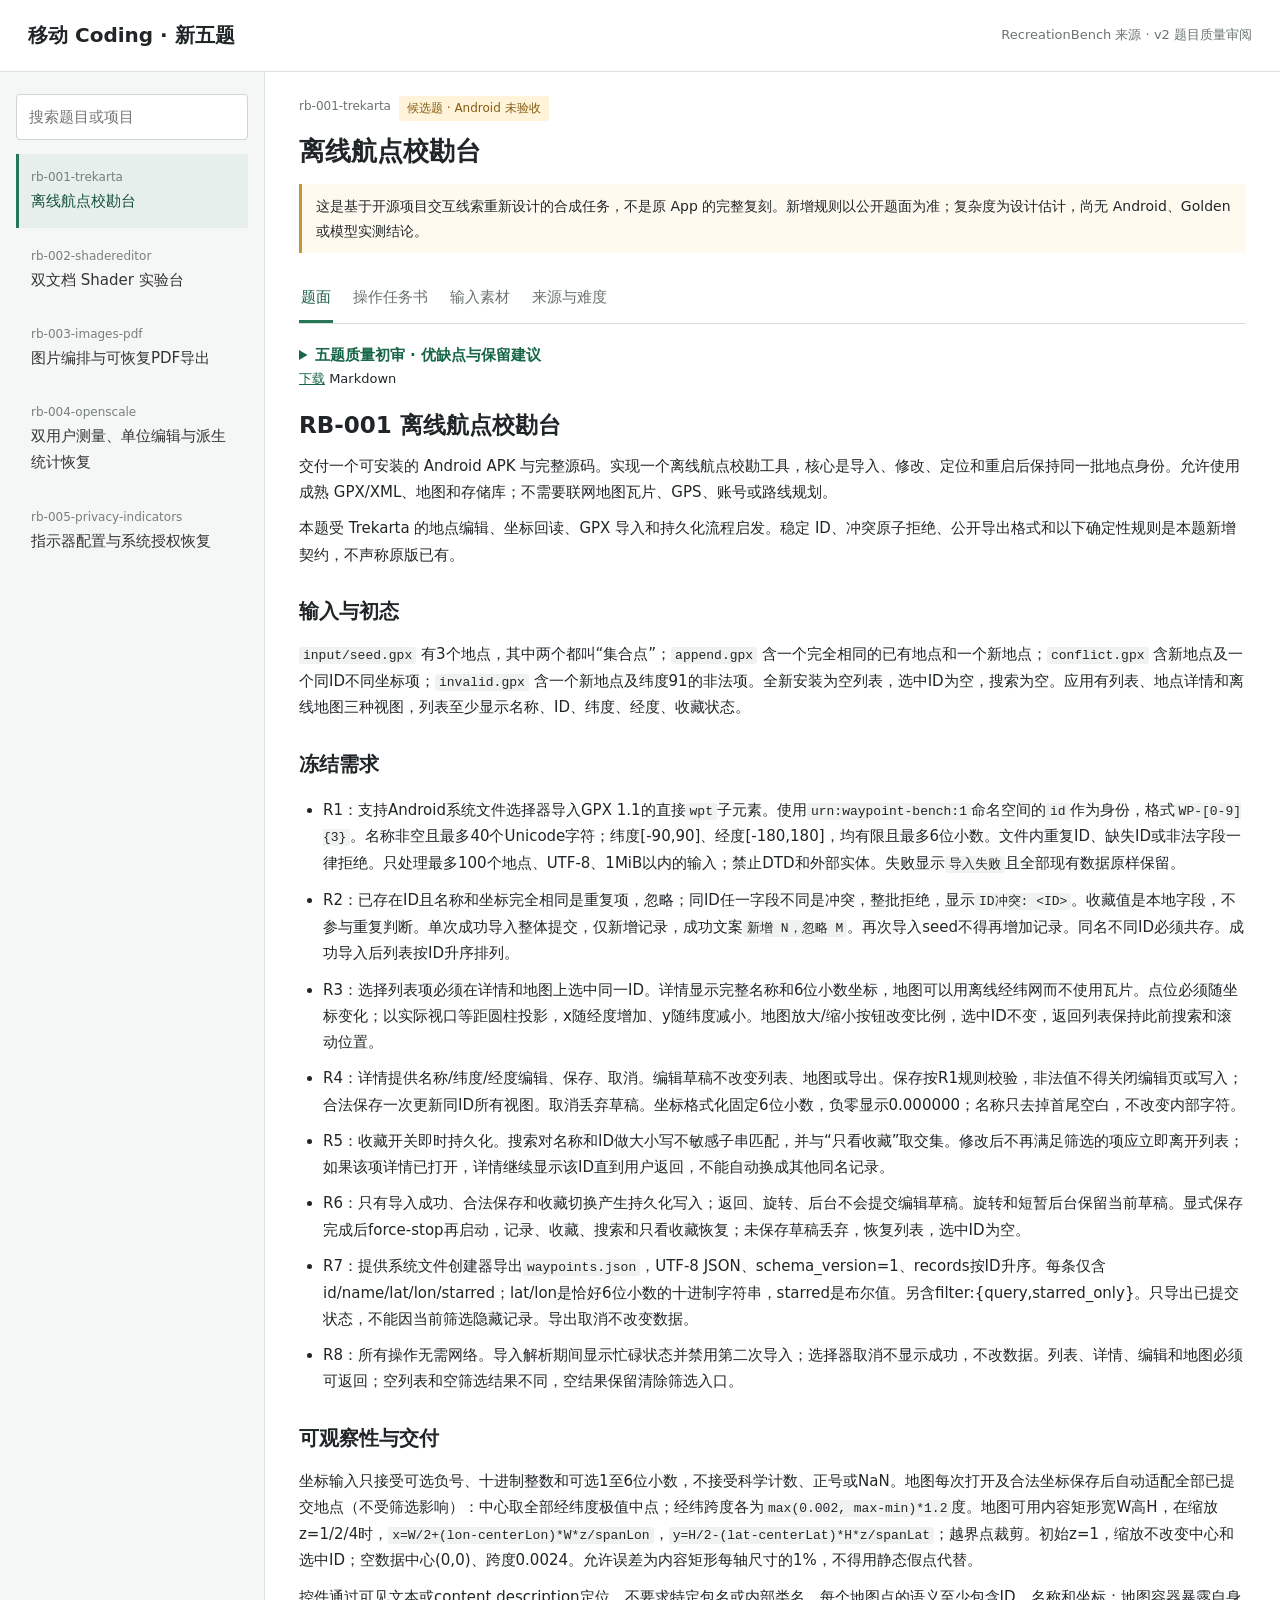
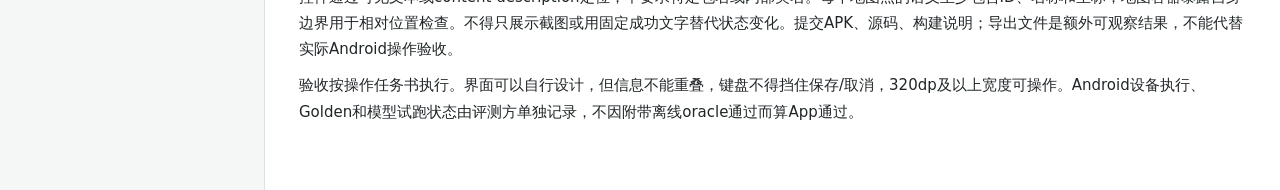
<file: five-tasks.html>
<!doctype html><html lang="zh-CN"><meta charset="utf-8"><meta name="viewport" content="width=device-width,initial-scale=1"><title>移动 Coding · 新五题</title>
<style>
*{box-sizing:border-box;letter-spacing:0}body{margin:0;background:#f5f6f6;color:#202628;font:15px/1.75 system-ui,-apple-system,"Noto Sans CJK SC",sans-serif}button,input,a{font:inherit}button{cursor:pointer}button:focus-visible,a:focus-visible,input:focus-visible{outline:3px solid #e4a73c;outline-offset:3px}header{background:#fff;border-bottom:1px solid #dce2e1;padding:18px 28px;display:flex;gap:16px;justify-content:space-between;align-items:center}header strong{font-size:20px}header span{color:#6a7473;font-size:13px}.layout{max-width:1500px;margin:auto;display:grid;grid-template-columns:265px minmax(0,1fr);min-height:90vh}aside{padding:22px 16px;border-right:1px solid #dce2e1}input{width:100%;border:1px solid #cdd5d2;border-radius:4px;padding:9px 12px;background:#fff;margin-bottom:14px}.task{width:100%;text-align:left;display:block;border:0;border-left:3px solid transparent;border-radius:0;background:transparent;padding:13px 12px;margin-bottom:5px;color:#333;overflow-wrap:anywhere}.task small{display:block;color:#76807b;font-size:12px}.task.active{background:#e6efeb;border-left-color:#277658;color:#17523d}.empty{color:#727b77;padding:16px}main{min-width:0;padding:24px 34px 60px;background:#fff}.meta{display:flex;flex-wrap:wrap;gap:8px;color:#69736e;font-size:12px}.status{color:#875d14;background:#fff3d9;padding:2px 8px;border-radius:3px}h1{font-size:26px;line-height:1.4;margin:12px 0}h2{font-size:20px;margin:26px 0 12px}h3{font-size:17px;margin:20px 0 8px}p{margin:10px 0}.notice{border-left:3px solid #c79532;padding:10px 14px;background:#fffaf0;font-size:14px;margin:15px 0 20px}.tabs{display:flex;gap:18px;border-bottom:1px solid #d7dfda;margin:22px 0 18px}.tabs button{border:0;border-bottom:3px solid transparent;background:none;padding:9px 2px;color:#68736d;white-space:nowrap}.tabs button[aria-selected=true]{color:#175d42;border-bottom-color:#277658}.prose{max-width:1000px;overflow-wrap:anywhere}.prose h1{font-size:23px}.prose table{border-collapse:collapse;display:block;overflow-x:auto;max-width:100%;font-size:14px}.prose th,.prose td{border:1px solid #d8dfdc;padding:10px;min-width:100px;text-align:left;vertical-align:top}.prose th{background:#f0f5f2}.prose ul,.prose ol{padding-left:24px}.prose li{margin:10px 0}code{background:#f0f2f1;font-size:13px;padding:1px 4px;border-radius:3px;overflow-wrap:anywhere}pre{white-space:pre-wrap;overflow-wrap:anywhere;background:#f4f6f5;padding:15px;border:1px solid #e0e5e2;border-radius:4px;font-size:12px;max-height:440px;overflow:auto}a{color:#176746;overflow-wrap:anywhere}.scores{display:grid;grid-template-columns:repeat(6,minmax(0,1fr));gap:8px;margin:16px 0}.score{border-bottom:3px solid #d3e1d8;padding:8px 0}.score strong{font-size:22px;display:block}.score span{font-size:12px;color:#69746e}.asset{padding:18px 0;border-bottom:1px solid #e1e6e3}.asset-head{display:flex;align-items:start;justify-content:space-between;gap:16px}.asset-head strong{overflow-wrap:anywhere}.asset small{display:block;color:#78817c;font-size:12px}.asset img{display:block;max-width:100%;max-height:300px;object-fit:contain;object-position:left;margin:14px 0;background:#f3f3f3}.asset summary{cursor:pointer;color:#306b51}.muted{color:#727c76;font-size:13px}.source{word-break:break-word}.knowledge{padding-left:20px}.download{font-size:13px;flex-shrink:0}.doc-download{margin-bottom:18px;font-size:13px}.hidden{display:none!important}@media(max-width:800px){header{padding:14px 16px;align-items:flex-start;flex-direction:column;gap:2px}.layout{grid-template-columns:1fr}aside{padding:12px 16px;border-right:0;border-bottom:1px solid #dce2e1}.task{padding:9px 10px;margin:0}.tasks{display:grid;grid-template-columns:1fr 1fr;gap:4px}main{padding:20px 16px 40px}h1{font-size:22px}.scores{grid-template-columns:repeat(3,minmax(0,1fr))}.tabs{gap:15px;font-size:14px}.prose table{font-size:13px}.prose td{min-width:140px}.asset-head{gap:10px}}
</style>
<header><strong>移动 Coding · 新五题</strong><span>RecreationBench 来源 · v2 题目质量审阅</span></header>
<div class="layout"><aside><input id="search" type="search" aria-label="搜索题目" placeholder="搜索题目或项目"><nav class="tasks" id="tasks" aria-label="题目列表"></nav></aside><main><div class="meta"><span id="taskid"></span><span class="status">候选题 · Android 未验收</span></div><h1 id="title"></h1><div class="notice">这是基于开源项目交互线索重新设计的合成任务，不是原 App 的完整复刻。新增规则以公开题面为准；复杂度为设计估计，尚无 Android、Golden 或模型实测结论。</div><div class="tabs" role="tablist"><button role="tab" data-tab="instruction" aria-selected="true">题面</button><button role="tab" data-tab="taskbook" aria-selected="false">操作任务书</button><button role="tab" data-tab="assets" aria-selected="false">输入素材</button><button role="tab" data-tab="source" aria-selected="false">来源与难度</button></div><section class="prose"><details><summary style="cursor:pointer;color:#176746;font-weight:600">五题质量初审 · 优缺点与保留建议</summary><h1>新五题质量初审</h1>
<p>本次只评题目设计与验收可行性，不要求启动 Android。五题均以 RecreationBench 项目为选题来源，但大量规则是明确的合成扩展，不是原版应用行为的完整复刻。以下难度是设计判断，尚无模型成功率支持。</p>
<table>
<thead>
<tr>
<th>题目</th>
<th>核心交互链</th>
<th>初审判断</th>
<th>主要不足</th>
</tr>
</thead>
<tbody>
<tr>
<td>RB-001 Trekarta 航点校勘</td>
<td>导入同名不同ID航点 → 编辑/筛选 → 跨页查看 → 重启 → 导出</td>
<td>中等，身份与持久化一致性有价值</td>
<td>地图空间交互弱，实际更接近带GPX输入的记录管理；不应借原仓库体量声称高难</td>
</tr>
<tr>
<td>RB-002 Shader 实验台</td>
<td>双文档编辑 → 异步编译 → 错误保留上次有效画面 → 撤销/切换 → 保存恢复 → PNG导出</td>
<td>中高，五题中优先保留</td>
<td>真实GPU及异步竞态仍未验证；CPU公式参考图不能替代Android渲染验收，手势难度低</td>
</tr>
<tr>
<td>RB-003 图片转PDF</td>
<td>同名图导入 → 排序/旋转/移除撤销 → 保存草稿 → 源文件消失后恢复 → 导出并保留历史</td>
<td>中高，五题中优先保留</td>
<td>72dpi内容检查不能证明原图清晰度；拖动和文件选择器交互尚未回放</td>
</tr>
<tr>
<td>RB-004 openScale 测量记录</td>
<td>双用户导入 → 单位换算编辑 → 统计/图表联动 → 删除撤销 → 重启恢复</td>
<td>中等，计算边界清楚</td>
<td>仍偏CRUD与数值一致性，异步复杂度为零；现有C=4缺少足够区分度，不建议据此排在Shader之上</td>
</tr>
<tr>
<td>RB-005 指示器授权恢复</td>
<td>修改配置 → 进入系统授权页 → 返回刷新 → 撤销授权 → 重连/进程恢复</td>
<td>中等的Android专项题</td>
<td>授权状态机范围窄，不含真实隐私事件；X=4不等于整题高难，纯预览产品使用无障碍服务的动机偏人为</td>
</tr>
</tbody>
</table>
<h2>评分依据与局限</h2>
<p>依据《复杂交互任务定义.pdf》的C状态耦合、H链深、A异步、L生命周期、G手势、X跨边界六维分别判断。知识树用于检查覆盖范围，不作为加分条数。维度分数是作者初评，不能简单求和当成实测难度。</p>
<p>真正增加难度的是前一操作改变后一操作的正确结果，例如Shader过期编译结果覆盖新文档、PDF草稿变更错误修改历史文件、单位切换导致重量反复舍入。仅多几个页面、字段或独立操作不算复杂交互。</p>
<p>当前五题普遍重状态与文件结果、轻真实移动手势和视觉还原。它们适合评价功能实现与一致性，暂不足以作为五道高难移动端前端复刻题。建议优先深化Shader/PDF，航点和测量保留为中档，授权题作为专项覆盖题。</p>
<h2>已修正的审核问题</h2>
<ul>
<li>授权题原先把所有“从设置返回未操作”都写为DISABLED，与已有授权应保持可用的情况冲突；已改为查询系统真实状态。</li>
<li>PDF题允许页面尺寸误差0.5pt，但原检查对渲染像素数严格相等，可能误拒合法输出；已修正并补边界测试。</li>
<li>PDF原图清晰度未被72dpi检查证明，现明确保留为未验证项。</li>
</ul>
<h2>当前证据能说明什么</h2>
<p>公开题面有固定输入、身份规则、操作分支、恢复边界和输出协议；各题具有离线oracle及负向测试。它们能检查部分数据/文件结果，不能证明Android控件可操作、GPU行为、系统授权回调、界面质量或模型实际解题难度。Golden实现和完整Android验收均尚未完成。</p>
<p>离线测试：33 项通过（4+4+9+8+8），不代表 Android 验收。</p></details></section><section id="content" role="tabpanel"></section></main></div>
<script>const DATA=[{"id": "rb-001-trekarta", "title": "离线航点校勘台", "sample": "android/andreynovikov-trekarta", "repo": "https://github.com/andreynovikov/trekarta", "commit": "5a305d56fa6330cb435de7d871c6eac440597c64", "dimensions": {"C": 3, "H": 3, "A": 1, "L": 3, "G": 1, "X": 3}, "knowledge": [{"row": 60, "name": "组件生命周期与状态"}, {"row": 72, "name": "文件存储"}, {"row": 71, "name": "数据库"}, {"row": 75, "name": "定位与地图"}, {"row": 56, "name": "设计模式与响应式编程"}], "instruction": "\u003ch1\u003eRB-001 离线航点校勘台\u003c/h1\u003e\n\u003cp\u003e交付一个可安装的 Android APK 与完整源码。实现一个离线航点校勘工具，核心是导入、修改、定位和重启后保持同一批地点身份。允许使用成熟 GPX/XML、地图和存储库；不需要联网地图瓦片、GPS、账号或路线规划。\u003c/p\u003e\n\u003cp\u003e本题受 Trekarta 的地点编辑、坐标回读、GPX 导入和持久化流程启发。稳定 ID、冲突原子拒绝、公开导出格式和以下确定性规则是本题新增契约，不声称原版已有。\u003c/p\u003e\n\u003ch2\u003e输入与初态\u003c/h2\u003e\n\u003cp\u003e\u003ccode\u003einput/seed.gpx\u003c/code\u003e 有3个地点，其中两个都叫“集合点”；\u003ccode\u003eappend.gpx\u003c/code\u003e 含一个完全相同的已有地点和一个新地点；\u003ccode\u003econflict.gpx\u003c/code\u003e 含新地点及一个同ID不同坐标项；\u003ccode\u003einvalid.gpx\u003c/code\u003e 含一个新地点及纬度91的非法项。全新安装为空列表，选中ID为空，搜索为空。应用有列表、地点详情和离线地图三种视图，列表至少显示名称、ID、纬度、经度、收藏状态。\u003c/p\u003e\n\u003ch2\u003e冻结需求\u003c/h2\u003e\n\u003cul\u003e\n\u003cli\u003eR1：支持Android系统文件选择器导入GPX 1.1的直接\u003ccode\u003ewpt\u003c/code\u003e子元素。使用\u003ccode\u003eurn:waypoint-bench:1\u003c/code\u003e命名空间的\u003ccode\u003eid\u003c/code\u003e作为身份，格式\u003ccode\u003eWP-[0-9]{3}\u003c/code\u003e。名称非空且最多40个Unicode字符；纬度[-90,90]、经度[-180,180]，均有限且最多6位小数。文件内重复ID、缺失ID或非法字段一律拒绝。只处理最多100个地点、UTF-8、1MiB以内的输入；禁止DTD和外部实体。失败显示\u003ccode\u003e导入失败\u003c/code\u003e且全部现有数据原样保留。\u003c/li\u003e\n\u003cli\u003eR2：已存在ID且名称和坐标完全相同是重复项，忽略；同ID任一字段不同是冲突，整批拒绝，显示\u003ccode\u003eID冲突: \u0026lt;ID\u0026gt;\u003c/code\u003e。收藏值是本地字段，不参与重复判断。单次成功导入整体提交，仅新增记录，成功文案\u003ccode\u003e新增 N，忽略 M\u003c/code\u003e。再次导入seed不得再增加记录。同名不同ID必须共存。成功导入后列表按ID升序排列。\u003c/li\u003e\n\u003cli\u003eR3：选择列表项必须在详情和地图上选中同一ID。详情显示完整名称和6位小数坐标，地图可以用离线经纬网而不使用瓦片。点位必须随坐标变化；以实际视口等距圆柱投影，x随经度增加、y随纬度减小。地图放大/缩小按钮改变比例，选中ID不变，返回列表保持此前搜索和滚动位置。\u003c/li\u003e\n\u003cli\u003eR4：详情提供名称/纬度/经度编辑、保存、取消。编辑草稿不改变列表、地图或导出。保存按R1规则校验，非法值不得关闭编辑页或写入；合法保存一次更新同ID所有视图。取消丢弃草稿。坐标格式化固定6位小数，负零显示0.000000；名称只去掉首尾空白，不改变内部字符。\u003c/li\u003e\n\u003cli\u003eR5：收藏开关即时持久化。搜索对名称和ID做大小写不敏感子串匹配，并与“只看收藏”取交集。修改后不再满足筛选的项应立即离开列表；如果该项详情已打开，详情继续显示该ID直到用户返回，不能自动换成其他同名记录。\u003c/li\u003e\n\u003cli\u003eR6：只有导入成功、合法保存和收藏切换产生持久化写入；返回、旋转、后台不会提交编辑草稿。旋转和短暂后台保留当前草稿。显式保存完成后force-stop再启动，记录、收藏、搜索和只看收藏恢复；未保存草稿丢弃，恢复列表，选中ID为空。\u003c/li\u003e\n\u003cli\u003eR7：提供系统文件创建器导出\u003ccode\u003ewaypoints.json\u003c/code\u003e，UTF-8 JSON、schema_version=1、records按ID升序。每条仅含id/name/lat/lon/starred；lat/lon是恰好6位小数的十进制字符串，starred是布尔值。另含filter:{query,starred_only}。只导出已提交状态，不能因当前筛选隐藏记录。导出取消不改变数据。\u003c/li\u003e\n\u003cli\u003eR8：所有操作无需网络。导入解析期间显示忙碌状态并禁用第二次导入；选择器取消不显示成功，不改数据。列表、详情、编辑和地图必须可返回；空列表和空筛选结果不同，空结果保留清除筛选入口。\u003c/li\u003e\n\u003c/ul\u003e\n\u003ch2\u003e可观察性与交付\u003c/h2\u003e\n\u003cp\u003e坐标输入只接受可选负号、十进制整数和可选1至6位小数，不接受科学计数、正号或NaN。地图每次打开及合法坐标保存后自动适配全部已提交地点（不受筛选影响）：中心取全部经纬度极值中点；经纬跨度各为\u003ccode\u003emax(0.002, max-min)*1.2\u003c/code\u003e度。地图可用内容矩形宽W高H，在缩放z=1/2/4时，\u003ccode\u003ex=W/2+(lon-centerLon)*W*z/spanLon\u003c/code\u003e，\u003ccode\u003ey=H/2-(lat-centerLat)*H*z/spanLat\u003c/code\u003e；越界点裁剪。初始z=1，缩放不改变中心和选中ID；空数据中心(0,0)、跨度0.0024。允许误差为内容矩形每轴尺寸的1%，不得用静态假点代替。\u003c/p\u003e\n\u003cp\u003e控件通过可见文本或content description定位，不要求特定包名或内部类名。每个地图点的语义至少包含ID、名称和坐标；地图容器暴露自身边界用于相对位置检查。不得只展示截图或用固定成功文字替代状态变化。提交APK、源码、构建说明；导出文件是额外可观察结果，不能代替实际Android操作验收。\u003c/p\u003e\n\u003cp\u003e验收按操作任务书执行。界面可以自行设计，但信息不能重叠，键盘不得挡住保存/取消，320dp及以上宽度可操作。Android设备执行、Golden和模型试跑状态由评测方单独记录，不因附带离线oracle通过而算App通过。\u003c/p\u003e\n", "taskbook": "\u003ch1\u003e操作任务书\u003c/h1\u003e\n\u003cp\u003e每条轨迹前清除应用数据，再通过系统选择器导入seed；T0除外。不得直接修改应用数据库。坐标误差按6位小数字符串比较，地图位置按当前边界内相对投影验证，不用固定像素。\u003c/p\u003e\n\u003ctable\u003e\n\u003cthead\u003e\n\u003ctr\u003e\n\u003cth\u003e轨迹\u003c/th\u003e\n\u003cth\u003e动作\u003c/th\u003e\n\u003cth\u003e预期与主通道\u003c/th\u003e\n\u003c/tr\u003e\n\u003c/thead\u003e\n\u003ctbody\u003e\n\u003ctr\u003e\n\u003ctd\u003eT0\u003c/td\u003e\n\u003ctd\u003e全新启动；打开导入选择器后取消；返回空列表\u003c/td\u003e\n\u003ctd\u003e空列表和导入入口存在(structure)；取消仍0条(interaction)\u003c/td\u003e\n\u003c/tr\u003e\n\u003ctr\u003e\n\u003ctd\u003eT1\u003c/td\u003e\n\u003ctd\u003e导入seed；再导入seed；导入append；导出\u003c/td\u003e\n\u003ctd\u003e3→3→4条，文案依次新增3忽略0、新增0忽略3、新增1忽略1(text)；两个集合点身份不同，导出4条(interaction)\u003c/td\u003e\n\u003c/tr\u003e\n\u003ctr\u003e\n\u003ctd\u003eT2\u003c/td\u003e\n\u003ctd\u003e导入conflict；再导入invalid；导出\u003c/td\u003e\n\u003ctd\u003e冲突显示WP-001；非法纬度拒绝；导入前后records完全相同(state)，新ID不得部分落盘\u003c/td\u003e\n\u003c/tr\u003e\n\u003ctr\u003e\n\u003ctd\u003eT3\u003c/td\u003e\n\u003ctd\u003e选择WP-002；编辑名称为集合点南、纬度为31.230500、经度121.474100；先取消；再次输入纬度91并保存（拒绝且留在编辑页）；改成合法值保存；地图缩放1→2→4→1再返回\u003c/td\u003e\n\u003ctd\u003e取消仍原值；非法值不落盘；保存后的列表/详情/点位置均对应WP-002；WP-001不变(computation)；返回原列表上下文(navigation)\u003c/td\u003e\n\u003c/tr\u003e\n\u003ctr\u003e\n\u003ctd\u003eT4\u003c/td\u003e\n\u003ctd\u003e收藏WP-001和WP-002；搜索集合点并开只看收藏；打开WP-002改名为南门并保存；返回\u003c/td\u003e\n\u003ctd\u003e列表只剩WP-001，WP-002详情在保存后不换实体，导出仍有全部3条(state)\u003c/td\u003e\n\u003c/tr\u003e\n\u003ctr\u003e\n\u003ctd\u003eT5\u003c/td\u003e\n\u003ctd\u003e在T4终态打开WP-001编辑未保存的名字；旋转/后台再回来；force-stop后启动并导出\u003c/td\u003e\n\u003ctd\u003e旋转/后台草稿仍在；进程重启草稿丢弃，列表打开、无选中ID；已提交名称/收藏及筛选恢复(interaction)\u003c/td\u003e\n\u003c/tr\u003e\n\u003c/tbody\u003e\n\u003c/table\u003e\n\u003cp\u003e用于离线导出核对的场景有\u003ccode\u003eseed\u003c/code\u003e、\u003ccode\u003eappend\u003c/code\u003e、\u003ccode\u003eedited\u003c/code\u003e、\u003ccode\u003efiltered\u003c/code\u003e。\u003ccode\u003eedited\u003c/code\u003e是T3保存终态；\u003ccode\u003efiltered\u003c/code\u003e是T4/T5终态。离线检查器验证文件字段和身份，不验证地图、键盘、导航或生命周期实际动作。\u003c/p\u003e\n", "files": [{"name": "input/append.gpx", "bytes": 386, "sha256": "d0c7880fb626fdb5cc54ff98cc969eac9745ccbfd100a06cdb299b3dd64d1cf9", "b64": "[base64]", "image": false, "text": "\u003c?xml version=\"1.0\" encoding=\"UTF-8\"?\u003e\n\u003cgpx xmlns=\"http://www.topografix.com/GPX/1/1\" xmlns:b=\"urn:waypoint-bench:1\" version=\"1.1\" creator=\"WaypointBench\"\u003e\n  \u003cwpt lat=\"31.230400\" lon=\"121.473700\"\u003e\u003cname\u003e集合点\u003c/name\u003e\u003cextensions\u003e\u003cb:id\u003eWP-001\u003c/b:id\u003e\u003c/extensions\u003e\u003c/wpt\u003e\n  \u003cwpt lat=\"31.232000\" lon=\"121.476000\"\u003e\u003cname\u003e东门\u003c/name\u003e\u003cextensions\u003e\u003cb:id\u003eWP-004\u003c/b:id\u003e\u003c/extensions\u003e\u003c/wpt\u003e\n\u003c/gpx\u003e\n"}, {"name": "input/conflict.gpx", "bytes": 392, "sha256": "f7af40ce2c1c2959352cb366558ac61d85b44cad292abeac0559814d49df0e06", "b64": "[base64]", "image": false, "text": "\u003c?xml version=\"1.0\" encoding=\"UTF-8\"?\u003e\n\u003cgpx xmlns=\"http://www.topografix.com/GPX/1/1\" xmlns:b=\"urn:waypoint-bench:1\" version=\"1.1\" creator=\"WaypointBench\"\u003e\n  \u003cwpt lat=\"31.233000\" lon=\"121.477000\"\u003e\u003cname\u003e不得落盘\u003c/name\u003e\u003cextensions\u003e\u003cb:id\u003eWP-005\u003c/b:id\u003e\u003c/extensions\u003e\u003c/wpt\u003e\n  \u003cwpt lat=\"31.230401\" lon=\"121.473700\"\u003e\u003cname\u003e集合点\u003c/name\u003e\u003cextensions\u003e\u003cb:id\u003eWP-001\u003c/b:id\u003e\u003c/extensions\u003e\u003c/wpt\u003e\n\u003c/gpx\u003e\n"}, {"name": "input/invalid.gpx", "bytes": 392, "sha256": "eedf4e1b9b7ab793c6c04097be2205600d40464eccedb76e786f92c8da459bfe", "b64": "[base64]", "image": false, "text": "\u003c?xml version=\"1.0\" encoding=\"UTF-8\"?\u003e\n\u003cgpx xmlns=\"http://www.topografix.com/GPX/1/1\" xmlns:b=\"urn:waypoint-bench:1\" version=\"1.1\" creator=\"WaypointBench\"\u003e\n  \u003cwpt lat=\"31.234000\" lon=\"121.478000\"\u003e\u003cname\u003e也不得落盘\u003c/name\u003e\u003cextensions\u003e\u003cb:id\u003eWP-006\u003c/b:id\u003e\u003c/extensions\u003e\u003c/wpt\u003e\n  \u003cwpt lat=\"91.000000\" lon=\"121.473700\"\u003e\u003cname\u003e非法\u003c/name\u003e\u003cextensions\u003e\u003cb:id\u003eWP-007\u003c/b:id\u003e\u003c/extensions\u003e\u003c/wpt\u003e\n\u003c/gpx\u003e\n"}, {"name": "input/seed.gpx", "bytes": 499, "sha256": "79a62d2baef83d108e0daddca61c94fb27f6a400aa98cc31ec49f713e5954e93", "b64": "[base64]/pl6g8L25hbWU+PGV4dGVuc2lvbnM+PGI6aWQ+V1AtMDAzPC9iOmlkPjwvZXh0ZW5zaW9ucz48L3dwdD4KPC9ncHg+Cg==", "image": false, "text": "\u003c?xml version=\"1.0\" encoding=\"UTF-8\"?\u003e\n\u003cgpx xmlns=\"http://www.topografix.com/GPX/1/1\" xmlns:b=\"urn:waypoint-bench:1\" version=\"1.1\" creator=\"WaypointBench\"\u003e\n  \u003cwpt lat=\"31.230400\" lon=\"121.473700\"\u003e\u003cname\u003e集合点\u003c/name\u003e\u003cextensions\u003e\u003cb:id\u003eWP-001\u003c/b:id\u003e\u003c/extensions\u003e\u003c/wpt\u003e\n  \u003cwpt lat=\"31.231000\" lon=\"121.475000\"\u003e\u003cname\u003e集合点\u003c/name\u003e\u003cextensions\u003e\u003cb:id\u003eWP-002\u003c/b:id\u003e\u003c/extensions\u003e\u003c/wpt\u003e\n  \u003cwpt lat=\"31.229500\" lon=\"121.472000\"\u003e\u003cname\u003e西门\u003c/name\u003e\u003cextensions\u003e\u003cb:id\u003eWP-003\u003c/b:id\u003e\u003c/extensions\u003e\u003c/wpt\u003e\n\u003c/gpx\u003e\n"}, {"name": "instruction.md", "bytes": 5172, "sha256": "e8a34f638f4234de114921301b9c577247a9c1654ab61ad9e123f23f3a9655ff", "b64": "IyBSQi0wMDEg56a757q/6Iiq54K55qCh5YuY5Y+wCgrkuqTku5jkuIDkuKrlj6/lronoo4XnmoQgQW5kcm9pZCBBUEsg5LiO5a6M5pW05rqQ56CB44CC5a6e546w5LiA5Liq56a757q/6Iiq54K55qCh5YuY5bel5YW377yM5qC45b+D5piv5a+85YWl44CB5L+u5pS544CB5a6a5L2N5ZKM6YeN5ZCv5ZCO5L+d5oyB5ZCM5LiA5om55Zyw54K56Lqr5Lu944CC5YWB6K645L2/55So5oiQ54afIEdQWC9YTUzjgIHlnLDlm77lkozlrZjlgqjlupPvvJvkuI3pnIDopoHogZTnvZHlnLDlm77nk6bniYfjgIFHUFPjgIHotKblj7fmiJbot6/nur/[base64]/mjIFBbmRyb2lk57O757uf5paH5Lu26YCJ5oup5Zmo5a+85YWlR1BYIDEuMeeahOebtOaOpWB3cHRg5a2Q5YWD57Sg44CC5L2/55SoYHVybjp3YXlwb2ludC1iZW5jaDoxYOWRveWQjeepuumXtOeahGBpZGDkvZzkuLrouqvku73vvIzmoLzlvI9gV1AtWzAtOV17M31g44CC5ZCN56ew6Z2e56m65LiU5pyA5aSaNDDkuKpVbmljb2Rl5a2X56ym77yb57qs5bqmWy05MCw5MF3jgIHnu4/[base64]/neeVmeOAggotIFIy77ya5bey5a2Y5ZyoSUTkuJTlkI3np7DlkozlnZDmoIflrozlhajnm7jlkIzmmK/ph43lpI3pobnvvIzlv73nlaXvvJvlkIxJROS7u+S4gOWtl+auteS4jeWQjOaYr+WGsueqge+8jOaVtOaJueaLkue7ne+8jOaYvuekumBJROWGsueqgTogPElEPmDjgILmlLbol4/lgLzmmK/mnKzlnLDlrZfmrrXvvIzkuI3lj4LkuI7ph43lpI3liKTmlq3jgILljZXmrKHmiJDlip/lr7zlhaXmlbTkvZPmj5DkuqTvvIzku4XmlrDlop7orrDlvZXvvIzmiJDlip/mlofmoYhg5paw5aKeIE7vvIzlv73nlaUgTWDjgILlho3mrKHlr7zlhaVzZWVk5LiN5b6X5YaN5aKe5Yqg6K6w5b2V44CC5ZCM5ZCN5LiN5ZCMSUTlv4XpobvlhbHlrZjjgILmiJDlip/[base64]/57uP57qs572R6ICM5LiN5L2/55So55Om54mH44CC54K55L2N5b+F6aG76ZqP5Z2Q5qCH5Y+Y5YyW77yb5Lul5a6e6ZmF6KeG5Y+j562J6Led5ZyG5p+x5oqV5b2x77yMeOmaj+e7j+W6puWinuWKoOOAgXnpmo/nuqzluqblh4/lsI/jgILlnLDlm77mlL7lpKcv57yp5bCP5oyJ6ZKu5pS55Y+Y5q+U5L6L77yM6YCJ5LitSUTkuI3lj5jvvIzov5Tlm57liJfooajkv53mjIHmraTliY3mkJzntKLlkozmu5rliqjkvY3nva7jgIIKLSBSNO+8muivpuaDheaPkOS+m+WQjeensC/nuqzluqYv57uP5bqm57yW6L6R44CB5L+d5a2Y44CB5Y+W5raI44CC57yW6L6R6I2J56i/[base64]/mlbDvvIzotJ/pm7bmmL7npLowLjAwMDAwMO+8m+WQjeensOWPquWOu+aOiemmluWwvuepuueZve+8jOS4jeaUueWPmOWGhemDqOWtl+espuOAggotIFI177ya5pS26JeP5byA5YWz5Y2z5pe25oyB5LmF5YyW44CC5pCc57Si5a+55ZCN56ew5ZKMSUTlgZrlpKflsI/lhpnkuI3mlY/mhJ/lrZDkuLLljLnphY3vvIzlubbkuI7igJzlj6rnnIvmlLbol4/igJ3lj5bkuqTpm4bjgILkv67mlLnlkI7kuI3lho3mu6HotrPnrZvpgInnmoTpobnlupTnq4vljbPnprvlvIDliJfooajvvJvlpoLmnpzor6Xpobnor6bmg4Xlt7LmiZPlvIDvvIzor6bmg4Xnu6fnu63mmL7npLror6VJROebtOWIsOeUqOaIt+i/[base64]/44CC5peL6L2s5ZKM55+t5pqC5ZCO5Y+w5L+d55WZ5b2T5YmN6I2J56i/44CC5pi+5byP5L+d5a2Y5a6M5oiQ5ZCOZm9yY2Utc3RvcOWGjeWQr+WKqO+8jOiusOW9leOAgeaUtuiXj+OAgeaQnOe0ouWSjOWPqueci+aUtuiXj+aBouWkje+8m+acquS/neWtmOiNieeov+S4ouW8g++8jOaBouWkjeWIl+ihqO+8jOmAieS4rUlE5Li656m644CCCi0gUjfvvJrmj5Dkvpvns7vnu5/mlofku7bliJvlu7rlmajlr7zlh7pgd2F5cG9pbnRzLmpzb25g77yMVVRGLTggSlNPTuOAgXNjaGVtYV92ZXJzaW9uPTHjgIFyZWNvcmRz5oyJSUTljYfluo/jgILmr4/mnaHku4XlkKtpZC9uYW1lL2xhdC9sb24vc3RhcnJlZO+8m2xhdC9sb27mmK/[base64]/op4Llr5/mgKfkuI7kuqTku5gKCuWdkOagh+i+k+WFpeWPquaOpeWPl+WPr+mAiei0n+WPt+OAgeWNgei/[base64]/gygwLDAp44CB6Leo5bqmMC4wMDI044CC5YWB6K646K+v5beu5Li65YaF5a6555+p5b2i5q+P6L205bC65a+455qEMSXvvIzkuI3lvpfnlKjpnZnmgIHlgYfngrnku6Pmm7/jgIIKCuaOp+S7tumAmui/h+WPr+ingeaWh+acrOaIlmNvbnRlbnQgZGVzY3JpcHRpb27lrprkvY3vvIzkuI3opoHmsYLnibnlrprljIXlkI3miJblhoXpg6jnsbvlkI3jgILmr4/[base64]/oeaBr+S4jeiDvemHjeWPoO+8jOmUruebmOS4jeW+l+aMoeS9j+S/neWtmC/[base64]", "image": false, "text": "# RB-001 离线航点校勘台\n\n交付一个可安装的 Android APK 与完整源码。实现一个离线航点校勘工具，核心是导入、修改、定位和重启后保持同一批地点身份。允许使用成熟 GPX/XML、地图和存储库；不需要联网地图瓦片、GPS、账号或路线规划。\n\n本题受 Trekarta 的地点编辑、坐标回读、GPX 导入和持久化流程启发。稳定 ID、冲突原子拒绝、公开导出格式和以下确定性规则是本题新增契约，不声称原版已有。\n\n## 输入与初态\n\n`input/seed.gpx` 有3个地点，其中两个都叫“集合点”；`append.gpx` 含一个完全相同的已有地点和一个新地点；`conflict.gpx` 含新地点及一个同ID不同坐标项；`invalid.gpx` 含一个新地点及纬度91的非法项。全新安装为空列表，选中ID为空，搜索为空。应用有列表、地点详情和离线地图三种视图，列表至少显示名称、ID、纬度、经度、收藏状态。\n\n## 冻结需求\n\n- R1：支持Android系统文件选择器导入GPX 1.1的直接`wpt`子元素。使用`urn:waypoint-bench:1`命名空间的`id`作为身份，格式`WP-[0-9]{3}`。名称非空且最多40个Unicode字符；纬度[-90,90]、经度[-180,180]，均有限且最多6位小数。文件内重复ID、缺失ID或非法字段一律拒绝。只处理最多100个地点、UTF-8、1MiB以内的输入；禁止DTD和外部实体。失败显示`导入失败`且全部现有数据原样保留。\n- R2：已存在ID且名称和坐标完全相同是重复项，忽略；同ID任一字段不同是冲突，整批拒绝，显示`ID冲突: \u003cID\u003e`。收藏值是本地字段，不参与重复判断。单次成功导入整体提交，仅新增记录，成功文案`新增 N，忽略 M`。再次导入seed不得再增加记录。同名不同ID必须共存。成功导入后列表按ID升序排列。\n- R3：选择列表项必须在详情和地图上选中同一ID。详情显示完整名称和6位小数坐标，地图可以用离线经纬网而不使用瓦片。点位必须随坐标变化；以实际视口等距圆柱投影，x随经度增加、y随纬度减小。地图放大/缩小按钮改变比例，选中ID不变，返回列表保持此前搜索和滚动位置。\n- R4：详情提供名称/纬度/经度编辑、保存、取消。编辑草稿不改变列表、地图或导出。保存按R1规则校验，非法值不得关闭编辑页或写入；合法保存一次更新同ID所有视图。取消丢弃草稿。坐标格式化固定6位小数，负零显示0.000000；名称只去掉首尾空白，不改变内部字符。\n- R5：收藏开关即时持久化。搜索对名称和ID做大小写不敏感子串匹配，并与“只看收藏”取交集。修改后不再满足筛选的项应立即离开列表；如果该项详情已打开，详情继续显示该ID直到用户返回，不能自动换成其他同名记录。\n- R6：只有导入成功、合法保存和收藏切换产生持久化写入；返回、旋转、后台不会提交编辑草稿。旋转和短暂后台保留当前草稿。显式保存完成后force-stop再启动，记录、收藏、搜索和只看收藏恢复；未保存草稿丢弃，恢复列表，选中ID为空。\n- R7：提供系统文件创建器导出`waypoints.json`，UTF-8 JSON、schema_version=1、records按ID升序。每条仅含id/name/lat/lon/starred；lat/lon是恰好6位小数的十进制字符串，starred是布尔值。另含filter:{query,starred_only}。只导出已提交状态，不能因当前筛选隐藏记录。导出取消不改变数据。\n- R8：所有操作无需网络。导入解析期间显示忙碌状态并禁用第二次导入；选择器取消不显示成功，不改数据。列表、详情、编辑和地图必须可返回；空列表和空筛选结果不同，空结果保留清除筛选入口。\n\n## 可观察性与交付\n\n坐标输入只接受可选负号、十进制整数和可选1至6位小数，不接受科学计数、正号或NaN。地图每次打开及合法坐标保存后自动适配全部已提交地点（不受筛选影响）：中心取全部经纬度极值中点；经纬跨度各为`max(0.002, max-min)*1.2`度。地图可用内容矩形宽W高H，在缩放z=1/2/4时，`x=W/2+(lon-centerLon)*W*z/spanLon`，`y=H/2-(lat-centerLat)*H*z/spanLat`；越界点裁剪。初始z=1，缩放不改变中心和选中ID；空数据中心(0,0)、跨度0.0024。允许误差为内容矩形每轴尺寸的1%，不得用静态假点代替。\n\n控件通过可见文本或content description定位，不要求特定包名或内部类名。每个地图点的语义至少包含ID、名称和坐标；地图容器暴露自身边界用于相对位置检查。不得只展示截图或用固定成功文字替代状态变化。提交APK、源码、构建说明；导出文件是额外可观察结果，不能代替实际Android操作验收。\n\n验收按操作任务书执行。界面可以自行设计，但信息不能重叠，键盘不得挡住保存/取消，320dp及以上宽度可操作。Android设备执行、Golden和模型试跑状态由评测方单独记录，不因附带离线oracle通过而算App通过。\n"}, {"name": "operation_taskbook.md", "bytes": 1906, "sha256": "21745157322e306acc26e9df53fc73842c61ec2e2b97c84599d22885b2aed4e3", "b64": "IyDmk43kvZzku7vliqHkuaYKCuavj+adoei9qOi/ueWJjea4hemZpOW6lOeUqOaVsOaNru+8jOWGjemAmui/h+ezu+e7n+mAieaLqeWZqOWvvOWFpXNlZWTvvJtUMOmZpOWkluOAguS4jeW+l+ebtOaOpeS/ruaUueW6lOeUqOaVsOaNruW6k+OAguWdkOagh+ivr+W3ruaMiTbkvY3lsI/mlbDlrZfnrKbkuLLmr5TovoPvvIzlnLDlm77kvY3nva7mjInlvZPliY3ovrnnlYzlhoXnm7jlr7nmipXlvbHpqozor4HvvIzkuI3nlKjlm7rlrprlg4/[base64]/[base64]/lOWbniB8IOWPlua2iOS7jeWOn+WAvO+8m+mdnuazleWAvOS4jeiQveebmO+8m+S/neWtmOWQjueahOWIl+ihqC/or6bmg4Uv54K55L2N572u5Z2H5a+55bqUV1AtMDAy77ybV1AtMDAx5LiN5Y+YKGNvbXB1dGF0aW9uKe+8m+i/lOWbnuWOn+WIl+ihqOS4iuS4i+aWhyhuYXZpZ2F0aW9uKSB8CnwgVDQgfCDmlLbol49XUC0wMDHlkoxXUC0wMDLvvJvmkJzntKLpm4blkIjngrnlubblvIDlj6rnnIvmlLbol4/[base64]/neWtmOeahOWQjeWtl++8m+aXi+i9rC/lkI7lj7Dlho3lm57mnaXvvJtmb3JjZS1zdG9w5ZCO5ZCv5Yqo5bm25a+85Ye6IHwg5peL6L2sL+WQjuWPsOiNieeov+S7jeWcqO+8m+i/m+eoi+mHjeWQr+iNieeov+S4ouW8g++8jOWIl+ihqOaJk+W8gOOAgeaXoOmAieS4rUlE77yb5bey5o+Q5Lqk5ZCN56ewL+aUtuiXj+WPiuetm+mAieaBouWkjShpbnRlcmFjdGlvbikgfAoK55So5LqO56a757q/5a+85Ye65qC45a+555qE5Zy65pmv5pyJYHNlZWRg44CBYGFwcGVuZGDjgIFgZWRpdGVkYOOAgWBmaWx0ZXJlZGDjgIJgZWRpdGVkYOaYr1Qz5L+d5a2Y57uI5oCB77ybYGZpbHRlcmVkYOaYr1Q0L1Q157uI5oCB44CC56a757q/5qOA5p+l5Zmo6aqM6K+B5paH5Lu25a2X5q615ZKM6Lqr5Lu977yM5LiN6aqM6K+B5Zyw5Zu+44CB6ZSu55uY44CB5a+86Iiq5oiW55Sf5ZG95ZGo5pyf5a6e6ZmF5Yqo5L2c44CCCg==", "image": false, "text": "# 操作任务书\n\n每条轨迹前清除应用数据，再通过系统选择器导入seed；T0除外。不得直接修改应用数据库。坐标误差按6位小数字符串比较，地图位置按当前边界内相对投影验证，不用固定像素。\n\n| 轨迹 | 动作 | 预期与主通道 |\n|---|---|---|\n| T0 | 全新启动；打开导入选择器后取消；返回空列表 | 空列表和导入入口存在(structure)；取消仍0条(interaction) |\n| T1 | 导入seed；再导入seed；导入append；导出 | 3→3→4条，文案依次新增3忽略0、新增0忽略3、新增1忽略1(text)；两个集合点身份不同，导出4条(interaction) |\n| T2 | 导入conflict；再导入invalid；导出 | 冲突显示WP-001；非法纬度拒绝；导入前后records完全相同(state)，新ID不得部分落盘 |\n| T3 | 选择WP-002；编辑名称为集合点南、纬度为31.230500、经度121.474100；先取消；再次输入纬度91并保存（拒绝且留在编辑页）；改成合法值保存；地图缩放1→2→4→1再返回 | 取消仍原值；非法值不落盘；保存后的列表/详情/点位置均对应WP-002；WP-001不变(computation)；返回原列表上下文(navigation) |\n| T4 | 收藏WP-001和WP-002；搜索集合点并开只看收藏；打开WP-002改名为南门并保存；返回 | 列表只剩WP-001，WP-002详情在保存后不换实体，导出仍有全部3条(state) |\n| T5 | 在T4终态打开WP-001编辑未保存的名字；旋转/后台再回来；force-stop后启动并导出 | 旋转/后台草稿仍在；进程重启草稿丢弃，列表打开、无选中ID；已提交名称/收藏及筛选恢复(interaction) |\n\n用于离线导出核对的场景有`seed`、`append`、`edited`、`filtered`。`edited`是T3保存终态；`filtered`是T4/T5终态。离线检查器验证文件字段和身份，不验证地图、键盘、导航或生命周期实际动作。\n"}]}, {"id": "rb-002-shadereditor", "title": "双文档 Shader 实验台", "sample": "android/markusfisch-shadereditor", "repo": "https://github.com/markusfisch/ShaderEditor", "commit": "75599ee01afdbeee070138e98d4b745ffcad20bd", "dimensions": {"C": 3, "H": 3, "A": 3, "L": 3, "G": 1, "X": 3}, "knowledge": [{"row": 7, "name": "文本输入与富文本"}, {"row": 11, "name": "复杂图形绘制"}, {"row": 60, "name": "组件生命周期与状态"}, {"row": 61, "name": "并发与线程"}, {"row": 72, "name": "文件存储"}, {"row": 56, "name": "设计模式与响应式编程"}], "instruction": "\u003ch1\u003eRB-002 双文档 Shader 实验台\u003c/h1\u003e\n\u003cp\u003e交付 Android APK、完整源码和构建说明。实现可编辑GLSL、真实编译预览、独立文档历史和持久化的双文档实验台。使用OpenGL ES 2.0或兼容实现实际编译fragment shader；禁止根据文件名/文本关键词显示预制图。可以使用成熟编辑器和图形库，无需网络、账号、相机或动画时间轴。\u003c/p\u003e\n\u003cp\u003e来源仅启发“源码编辑、撤销、文档切换、显式保存恢复”。参数、编译结果版本隔离、错误保留最后成功帧及导出格式是新增合成契约，不声称原版ShaderEditor已有。\u003c/p\u003e\n\u003ch2\u003e固定素材与状态\u003c/h2\u003e\n\u003cp\u003e首次启动有SH-001和SH-002，显示名称均为“实验”，身份永久不同。分别载入\u003ccode\u003einput/gradient.frag\u003c/code\u003e和\u003ccode\u003einput/checker.frag\u003c/code\u003e，\u003ccode\u003eu_gain=1.0\u003c/code\u003e、\u003ccode\u003eu_mix=0.25\u003c/code\u003e。编辑器为UTF-8，换行LF。预览渲染到256×256 RGBA8离屏帧缓冲，显示可以等比缩放。\u003ccode\u003eu_resolution=(256,256)\u003c/code\u003e；无时间变量、无随机输入、无抗锯齿；坐标原点为左下。正常颜色写入不做额外sRGB变换。\u003c/p\u003e\n\u003ch2\u003e冻结需求\u003c/h2\u003e\n\u003cul\u003e\n\u003cli\u003eR1：文档列表始终显示ID与名称。编辑器、参数、编译状态和预览属于具体ID。切换SH-001/002不得交换缓冲文本、参数、最后成功程序、保存状态或undo/redo栈。提供源码编辑器、Gain数值输入、Mix分段选项、编译、保存、撤销、重做与文档切换控件。\u003c/li\u003e\n\u003cli\u003eR2：源码任意合法GLSL ES 1.00 fragment shader均应交给真实驱动编译；顶点程序只提供全屏矩形。允许\u003ccode\u003eu_resolution\u003c/code\u003e、\u003ccode\u003eu_gain\u003c/code\u003e、\u003ccode\u003eu_mix\u003c/code\u003e，未使用的uniform不算错误。Gain可取0.5/1.0/1.5，Mix可取0/0.25/0.5/0.75/1；越界/非数值输入不能提交参数。参数变化立即用最后成功程序重绘，但不得自动把错误源码变为成功。\u003c/li\u003e\n\u003cli\u003eR3：每次文本编辑提交或有效参数提交产生一个历史动作。撤销恢复前一个文本+参数快照，重做恢复撤销前状态；新编辑清空本ID的redo，不能影响另一ID。选择全文粘贴一次是一个动作；连续键入可按系统输入提交分组，任务书按整段替换操作，不要求逐字符合并策略。历史至少保存最近20个动作；进程重启后历史为空。\u003c/li\u003e\n\u003cli\u003eR4：点击编译对当前ID的当前文本拍快照并显示\u003ccode\u003e编译中\u003c/code\u003e。新点击同ID编译可取代旧请求；编译结果只允许回填它所属ID且仍为最新请求、源文本仍等于该请求快照。切换文档不能把旧结果填到新文档。底层可串行执行，取消只要求丢弃过期结果。编译耗时不计难度，不设置机器速度门槛。\u003c/li\u003e\n\u003cli\u003eR5：成功显示\u003ccode\u003e编译成功\u003c/code\u003e并替换该ID的最后成功程序；失败显示\u003ccode\u003e编译失败\u003c/code\u003e、驱动诊断和正数行号，编辑器保留错误源码、最后成功程序和可见图像仍可用。初始两源均必须成功编译。\u003ccode\u003ebroken.frag\u003c/code\u003e是失败夹具；不能用空画面或固定成功图替代编译失败状态。失败时参数仍作用于该ID最后成功程序。\u003c/li\u003e\n\u003cli\u003eR6：保存原子提交当前文本、参数和最后成功源码快照，即使当前编辑器源码不能编译也允许保存；保存不隐式编译。dirty当且仅当当前文本或参数不同于已保存值。页面返回/旋转/前后台保留未保存缓冲和历史；force-stop重启丢弃未保存缓冲和历史，加载已保存值，重新编译已保存的最后成功源码作为预览。若已保存编辑器源码不同于最后成功源码，显示\u003ccode\u003e未编译\u003c/code\u003e而非\u003ccode\u003e编译成功\u003c/code\u003e。不得把错误源码自动替换为最后成功源码。\u003c/li\u003e\n\u003cli\u003eR7：提供导出ZIP，含\u003ccode\u003estate.json\u003c/code\u003e及\u003ccode\u003eSH-001.png\u003c/code\u003e、\u003ccode\u003eSH-002.png\u003c/code\u003e。state schema_version=1，documents按ID升序，每条含id、source(当前编辑缓冲)、saved_source、gain、mix、saved_gain、saved_mix、last_good_source、status(OK/ERROR/UNCOMPILED)、dirty。编译中不能导出，显示\u003ccode\u003e请等待编译完成\u003c/code\u003e。PNG为当前参数作用于最后成功程序的真实256×256 RGBA8帧缓冲，PNG上方对应GL的y=255。不得把期望图直接作为导出结果。\u003c/li\u003e\n\u003cli\u003eR8：所有控件可通过文本或语义定位，当前ID和dirty可见。编译日志可滚动，键盘不挡住保存/编译。空或语法错误源码属于编译失败，不崩溃。系统导出选择器取消不改变文档。返回文档列表再进入保留同一ID；无网络下可完成全部轨迹。\u003c/li\u003e\n\u003c/ul\u003e\n\u003ch2\u003e精确验收边界\u003c/h2\u003e\n\u003cp\u003ePNG检查器只对提供的两份合法公式在像素中心采样，RGB每通道误差≤3、alpha=255。采样点以PNG左上为原点：x,y各取16/80/144/208；它们远离checker边界。shader可使用mediump，结果仍应满足这些点容差。CPU期望图是公式的可视说明，不是原版截图，也不证明GPU执行成功。GPU预览、请求归属、键盘与生命周期必须实际在Android上验证。\u003c/p\u003e\n\u003cp\u003e可用素材\u003ccode\u003egradient.frag\u003c/code\u003e、\u003ccode\u003echecker.frag\u003c/code\u003e和\u003ccode\u003ebroken.frag\u003c/code\u003e都是本题原创。评测会修改合法源码再编译，不能只支持这三个固定文件。\u003c/p\u003e\n\u003cp\u003e\u003ccode\u003einput/gradient-formula.png\u003c/code\u003e、\u003ccode\u003einput/checker-formula.png\u003c/code\u003e仅表示默认参数下的数学公式参考图，由CPU计算生成，不是原版App截图或GPU运行证据。\u003c/p\u003e\n", "taskbook": "\u003ch1\u003e操作任务书\u003c/h1\u003e\n\u003cp\u003e每条轨迹前清除应用数据，首次两文档编译成功后开始；固定ID用于区分同名文档。不要通过私有文件路径注入状态。\u003c/p\u003e\n\u003ctable\u003e\n\u003cthead\u003e\n\u003ctr\u003e\n\u003cth\u003e轨迹\u003c/th\u003e\n\u003cth\u003e动作\u003c/th\u003e\n\u003cth\u003e验收事实及主通道\u003c/th\u003e\n\u003c/tr\u003e\n\u003c/thead\u003e\n\u003ctbody\u003e\n\u003ctr\u003e\n\u003ctd\u003eT0\u003c/td\u003e\n\u003ctd\u003e首次启动，检查两文档，分别进入预览并返回\u003c/td\u003e\n\u003ctd\u003e两ID存在且画面分别为gradient/checker(structure)，返回后ID对应正确(navigation)\u003c/td\u003e\n\u003c/tr\u003e\n\u003ctr\u003e\n\u003ctd\u003eT1\u003c/td\u003e\n\u003ctd\u003eSH-001将Gain改0.5、Mix改0.75，保存；切SH-002再切回；导出\u003c/td\u003e\n\u003ctd\u003eSH-001参数保留且dirty=false；SH-002仍默认(state)；SH-001 PNG按gradient公式取16个像素(computation)\u003c/td\u003e\n\u003c/tr\u003e\n\u003ctr\u003e\n\u003ctd\u003eT2\u003c/td\u003e\n\u003ctd\u003eSH-001全文替换为broken，编译失败；尝试Gain=2和非数字输入（均拒绝）；调整Mix至0.5；导出\u003c/td\u003e\n\u003ctd\u003e错误源码未丢，诊断有正数行号(text)；最后成功gradient仍用当前参数绘制(computation)，不是空白或checker\u003c/td\u003e\n\u003c/tr\u003e\n\u003ctr\u003e\n\u003ctd\u003eT3\u003c/td\u003e\n\u003ctd\u003eSH-001粘贴broken→编译→立即切SH-002；在SH-002粘贴gradient并编译；返回SH-001\u003c/td\u003e\n\u003ctd\u003e各文档编译结果绑定本ID；SH-001失败、SH-002成功，不能交叉回填(state)。另对同ID先broken后gradient快速编译，最终仅最新源码结果生效\u003c/td\u003e\n\u003c/tr\u003e\n\u003ctr\u003e\n\u003ctd\u003eT4\u003c/td\u003e\n\u003ctd\u003eSH-001整段粘贴broken；撤销；重做；再次撤销；将Mix改0.5；查看redo\u003c/td\u003e\n\u003ctd\u003e文本依次broken/gradient/broken/gradient；新参数编辑使redo不可用，SH-002历史不变(interaction)\u003c/td\u003e\n\u003c/tr\u003e\n\u003ctr\u003e\n\u003ctd\u003eT5\u003c/td\u003e\n\u003ctd\u003eSH-001粘贴broken并编译失败后保存；再粘贴checker但不保存；旋转/后台再回来；force-stop并重启；导出\u003c/td\u003e\n\u003ctd\u003e旋转/后台保留未保存checker；重启恢复已保存broken、status=UNCOMPILED、dirty=false、history空；最后成功gradient预览恢复(interaction)\u003c/td\u003e\n\u003c/tr\u003e\n\u003c/tbody\u003e\n\u003c/table\u003e\n\u003cp\u003e离线快照场景：\u003ccode\u003ebaseline\u003c/code\u003e为T0；\u003ccode\u003etuned\u003c/code\u003e为T1；\u003ccode\u003eerror\u003c/code\u003e是从baseline开始替换broken并编译失败（不改参数）的简化失败检查；\u003ccode\u003erestored_error\u003c/code\u003e是从baseline保存broken再重启的T5核心终态。T2/T3/T4的实际Android中间状态独立验收，不把离线快照正确等同于操作成功。\u003c/p\u003e\n", "files": [{"name": "input/broken.frag", "bytes": 203, "sha256": "8d65ab270765bf571ee159b6c3cdb609a119d9d7111cbce050ab1e19d1c51520", "b64": "[base64]", "image": false, "text": "precision mediump float;\nuniform vec2 u_resolution;\nuniform float u_gain;\nuniform float u_mix;\nvoid main() {\n  vec2 uv = gl_FragCoord.xy / u_resolution;\n  gl_FragColor = undefined_colour_function(uv);\n}\n"}, {"name": "input/checker-formula.png", "bytes": 1646, "sha256": "49d6341296cdc862c5e242f02897a43b4d1af6d6f6249a6d8f6b1bbe5935409d", "b64": "iVBORw0KGgoAAAANSUhEUgAAAQAAAAEACAYAAABccqhmAAAACXBIWXMAAAAAAAAAAQCEeRdzAAAGIElEQVR4nO3RMQHAQAzEsINW/qS+MDJYQ/aTs7fvXd7e7fHzl/2rB+DnL/tXD8DPX/avHoCfv+xfPQA/f9m/egB+/rJ/9QD8/GX/6gH4+cv+1QPw85f9qwfg5y/7Vw/Az1/2rx6An7/sXz0AP3/Zv3oAfv6yf/UA/Pxl/+oB+PnL/tUD8POX/asH4Ocv+1cPwM9f9q8egJ+/7F89AD9/2b96AH7+sn/1APz8Zf/qAfj5y/7VA/Dzl/2rB+DnL/tXD8DPX/avHoCfv+xfPQA/f9m/egB+/rJ/9QD8/GX/6gH4+cv+XQ+oP4Cf/9SfD8DPX/bnA/Dzl/35APz8ZX8+AD9/2Z8PwM9f9ucD8POX/fkA/Pxlfz4AP3/Znw/Az1/25wPw85f9+QD8/GV/PgA/f9mfD8DPX/bnA/Dzl/35APz8ZX8+AD9/2Z8PwM9f9ucD8POX/fkA/Pxlfz4AP3/Znw/Az1/25wPw85f9+QD8/GV/PgA/f9mfD8DPX/bnA/Dzl/35APz8ZX8+AD9/2Z8PwM9f9ucD8POX/fkA/Pxp//mA+gP4+S8vHoCfv+xfPQA/f9m/egB+/rJ/9QD8/GX/6gH4+cv+1QPw85f9qwfg5y/7Vw/Az1/2rx6An7/sXz0AP3/Zv3oAfv6yf/UA/Pxl/+oB+PnL/tUD8POX/asH4Ocv+1cPwM9f9q8egJ+/7F89AD9/2b96AH7+sn/1APz8Zf/qAfj5y/7VA/Dzl/2rB+DnL/tXD8DPX/avHoCfv+xfPQA/f9m/egB+/rJ/9QD8/GX/6gH4+cv+1QPw85f9qwfg5y/7dz2g/gB+/lN/PgA/f9mfD8DPX/bnA/Dzl/35APz8ZX8+AD9/2Z8PwM9f9ucD8POX/fkA/Pxlfz4AP3/Znw/Az1/25wPw85f9+QD8/GV/PgA/f9mfD8DPX/bnA/Dzl/35APz8ZX8+AD9/2Z8PwM9f9ucD8POX/fkA/Pxlfz4AP3/Znw/Az1/25wPw85f9+QD8/GV/PgA/f9mfD8DPX/bnA/Dzl/35APz8ZX8+AD9/2Z8PwM9f9ucD8POn/ecD6g/g57+8eAB+/rJ/9QD8/GX/6gH4+cv+1QPw85f9qwfg5y/7Vw/Az1/2rx6An7/sXz0AP3/Zv3oAfv6yf/UA/Pxl/+oB+PnL/tUD8POX/asH4Ocv+1cPwM9f9q8egJ+/7F89AD9/2b96AH7+sn/1APz8Zf/qAfj5y/7VA/Dzl/2rB+DnL/tXD8DPX/avHoCfv+xfPQA/f9m/egB+/rJ/9QD8/GX/6gH4+cv+1QPw85f9qwfg5y/7Vw/Az1/2rx6An7/s3/WA+gP4+U/9+QD8/GV/PgA/f9mfD8DPX/bnA/Dzl/35APz8ZX8+AD9/2Z8PwM9f9ucD8POX/fkA/Pxlfz4AP3/Znw/Az1/25wPw85f9+QD8/GV/PgA/f9mfD8DPX/bnA/Dzl/35APz8ZX8+AD9/2Z8PwM9f9ucD8POX/fkA/Pxlfz4AP3/Znw/Az1/25wPw85f9+QD8/GV/PgA/f9mfD8DPX/bnA/Dzl/35APz8ZX8+AD9/2Z8PwM+f9p8PqD+An//y4gH4+cv+1QPw85f9qwfg5y/7Vw/Az1/2rx6An7/sXz0AP3/Zv3oAfv6yf/UA/Pxl/+oB+PnL/tUD8POX/asH4Ocv+1cPwM9f9q8egJ+/7F89AD9/2b96AH7+sn/1APz8Zf/qAfj5y/7VA/Dzl/2rB+DnL/tXD8DPX/avHoCfv+xfPQA/f9m/egB+/rJ/9QD8/GX/6gH4+cv+1QPw85f9qwfg5y/7Vw/Az1/2rx6An7/sXz0AP3/Zv3oAfv6yf9cD6g/g5z/15wPw85f9+QD8/GV/PgA/f9mfD8DPX/bnA/Dzl/35APz8ZX8+AD9/2Z8PwM9f9ucD8POX/fkA/Pxlfz4AP3/Znw/Az1/25wPw85f9+QD8/GV/PgA/f9mfD8DPX/bnA/Dzl/35APz8ZX8+AD9/2Z8PwM9f9ucD8POX/fkA/Pxlfz4AP3/Znw/Az1/25wPw85f9+QD8/GV/PgA/f9mfD8DPX/bnA/Dzl/35APz8ZX8+AD9/2P8DOxMhox/w2rQAAAAASUVORK5CYII=", "image": true}, {"name": "input/checker.frag", "bytes": 276, "sha256": "1c2d71203cd40543813440f587e46a68ffb01102e4e1d04b64c077afa8af0e57", "b64": "[base64]", "image": false, "text": "precision mediump float;\nuniform vec2 u_resolution;\nuniform float u_gain;\nuniform float u_mix;\nvoid main() {\n  float cell = mod(floor(gl_FragCoord.x / 32.0) + floor(gl_FragCoord.y / 32.0), 2.0);\n  gl_FragColor = vec4(clamp(cell * u_gain, 0.0, 1.0), 1.0 - cell, u_mix, 1.0);\n}\n"}, {"name": "input/gradient-formula.png", "bytes": 91576, "sha256": "be88e1e52b725680b65cc29b7ee9db0df2d3eb730d24c7b94baa54d687bd3014", "b64": "iVBORw0KGgoAAAANSUhEUgAAAQAAAAEACAYAAABccqhmAAAACXBIWXMAAAAAAAAAAQCEeRdzAAAQAElEQVR4nBTUAxIYCAIAwb3Ytm3btm3btm3btm3btm3buU5N9Rfmv//[base64]/[base64]/zmD3/5778/[base64]/3ozwAGMojBDGEowxjOCEYyitGMYSzjGM8EJjKJyUxhKtOYzgxmMovZzGEu85jPAhayiMUsYSnLWM4KVrKK1axhLetYzwY2sonNbGEr29jODnayi93sYS/72M8BDnKIwxzhKMc4zglOcorTnOEs5zjPBS5yictc4SrXuM4NbnKL29zhLve4zwMe8ojHPOEpz3jOC17yite84S3veM8HPvKJz3zhK9/4zg9+8ovf/OHvn38D+G0ABCAggQhMEIISjOCEICShCE0YwhKO8EQgIpGITBSiEo3oxCAmsYhNHOISj/gkICGJSEwSkpKM5KQgJalITRrSko70ZCAjmchMFrKSjezkICe5yE0e8pKP/BSgIIUoTBGKUozilKAkpShNGcpSjvJUoCKVqEwVqlKN6tSgJrWoTR3qUo/6NKAhjWhME5rSjOa0oCWtaE0b2tKO9nSgI53oTBe60o3u9KAnvehNH/rSj/4MYCCDGMwQhjKM4YxgJKMYzRjGMo7xTGAik5jMFKYyjenMYCazmM0c5jKP+SxgIYtYzBKWsozlrGAlq1jNGtayjvVsYCOb2MwWtrKN7exgJ7vYzR72so/9HOAghzjMEY5yjOOc4CSnOM0ZznKO81zgIpe4zBWuco3r3OAmt7jNHe5yj/s84CGPeMwTnvKM57zgJa94zRve8o73fOAjn/jMF77yje/84Ce/+M0f/[base64]/3ozwAGMojBDGEowxjOCEYyitGMYSzjGM8EJjKJyUxhKtOYzgxmMovZzGEu85jPAhayiMUsYSnLWM4KVrKK1axhLetYzwY2sonNbGEr29jODnayi93sYS/72M8BDnKIwxzhKMc4zglOcorTnOEs5zjPBS5yictc4SrXuM4NbnKL29zhLve4zwMe8ojHPOEpz3jOC17yite84S3veM8HPvKJz3zhK9/4zg9+8ovf/OHvr38D+GkABCAggQhMEIISjOCEICShCE0YwhKO8EQgIpGITBSiEo3oxCAmsYhNHOISj/gkICGJSEwSkpKM5KQgJalITRrSko70ZCAjmchMFrKSjezkICe5yE0e8pKP/BSgIIUoTBGKUozilKAkpShNGcpSjvJUoCKVqEwVqlKN6tSgJrWoTR3qUo/6NKAhjWhME5rSjOa0oCWtaE0b2tKO9nSgI53oTBe60o3u9KAnvehNH/rSj/4MYCCDGMwQhjKM4YxgJKMYzRjGMo7xTGAik5jMFKYyjenMYCazmM0c5jKP+SxgIYtYzBKWsozlrGAlq1jNGtayjvVsYCOb2MwWtrKN7exgJ7vYzR72so/9HOAghzjMEY5yjOOc4CSnOM0ZznKO81zgIpe4zBWuco3r3OAmt7jNHe5yj/s84CGPeMwTnvKM57zgJa94zRve8o73fOAjn/jMF77yje/84Ce/+M0f/[base64]/3ozwAGMojBDGEowxjOCEYyitGMYSzjGM8EJjKJyUxhKtOYzgxmMovZzGEu85jPAhayiMUsYSnLWM4KVrKK1axhLetYzwY2sonNbGEr29jODnayi93sYS/72M8BDnKIwxzhKMc4zglOcorTnOEs5zjPBS5yictc4SrXuM4NbnKL29zhLve4zwMe8ojHPOEpz3jOC17yite84S3veM8HPvKJz3zhK9/4zg9+8ovf/OHvj38D+G4ABCAggQhMEIISjOCEICShCE0YwhKO8EQgIpGITBSiEo3oxCAmsYhNHOISj/gkICGJSEwSkpKM5KQgJalITRrSko70ZCAjmchMFrKSjezkICe5yE0e8pKP/BSgIIUoTBGKUozilKAkpShNGcpSjvJUoCKVqEwVqlKN6tSgJrWoTR3qUo/6NKAhjWhME5rSjOa0oCWtaE0b2tKO9nSgI53oTBe60o3u9KAnvehNH/rSj/4MYCCDGMwQhjKM4YxgJKMYzRjGMo7xTGAik5jMFKYyjenMYCazmM0c5jKP+SxgIYtYzBKWsozlrGAlq1jNGtayjvVsYCOb2MwWtrKN7exgJ7vYzR72so/9HOAghzjMEY5yjOOc4CSnOM0ZznKO81zgIpe4zBWuco3r3OAmt7jNHe5yj/s84CGPeMwTnvKM57zgJa94zRve8o73fOAjn/jMF77yje/84Ce/+M0f/n7/[base64]/3ozwAGMojBDGEowxjOCEYyitGMYSzjGM8EJjKJyUxhKtOYzgxmMovZzGEu85jPAhayiMUsYSnLWM4KVrKK1axhLetYzwY2sonNbGEr29jODnayi93sYS/72M8BDnKIwxzhKMc4zglOcorTnOEs5zjPBS5yictc4SrXuM4NbnKL29zhLve4zwMe8ojHPOEpz3jOC17yite84S3veM8HPvKJz3zhK9/4zg9+8ovf/OHvt38D+GoABCAggQhMEIISjOCEICShCE0YwhKO8EQgIpGITBSiEo3oxCAmsYhNHOISj/gkICGJSEwSkpKM5KQgJalITRrSko70ZCAjmchMFrKSjezkICe5yE0e8pKP/BSgIIUoTBGKUozilKAkpShNGcpSjvJUoCKVqEwVqlKN6tSgJrWoTR3qUo/6NKAhjWhME5rSjOa0oCWtaE0b2tKO9nSgI53oTBe60o3u9KAnvehNH/rSj/4MYCCDGMwQhjKM4YxgJKMYzRjGMo7xTGAik5jMFKYyjenMYCazmM0c5jKP+SxgIYtYzBKWsozlrGAlq1jNGtayjvVsYCOb2MwWtrKN7exgJ7vYzR72so/9HOAghzjMEY5yjOOc4CSnOM0ZznKO81zgIpe4zBWuco3r3OAmt7jNHe5yj/s84CGPeMwTnvKM57zgJa94zRve8o73fOAjn/jMF77yje/84Ce/+M0f/[base64]/3ozwAGMojBDGEowxjOCEYyitGMYSzjGM8EJjKJyUxhKtOYzgxmMovZzGEu85jPAhayiMUsYSnLWM4KVrKK1axhLetYzwY2sonNbGEr29jODnayi93sYS/72M8BDnKIwxzhKMc4zglOcorTnOEs5zjPBS5yictc4SrXuM4NbnKL29zhLve4zwMe8ojHPOEpz3jOC17yite84S3veM8HPvKJz3zhK9/4zg9+8ovf/OHvl38D+GwABCAggQhMEIISjOCEICShCE0YwhKO8EQgIpGITBSiEo3oxCAmsYhNHOISj/gkICGJSEwSkpKM5KQgJalITRrSko70ZCAjmchMFrKSjezkICe5yE0e8pKP/BSgIIUoTBGKUozilKAkpShNGcpSjvJUoCKVqEwVqlKN6tSgJrWoTR3qUo/6NKAhjWhME5rSjOa0oCWtaE0b2tKO9nSgI53oTBe60o3u9KAnvehNH/rSj/4MYCCDGMwQhjKM4YxgJKMYzRjGMo7xTGAik5jMFKYyjenMYCazmM0c5jKP+SxgIYtYzBKWsozlrGAlq1jNGtayjvVsYCOb2MwWtrKN7exgJ7vYzR72so/9HOAghzjMEY5yjOOc4CSnOM0ZznKO81zgIpe4zBWuco3r3OAmt7jNHe5yj/s84CGPeMwTnvKM57zgJa94zRve8o73fOAjn/jMF77yje/84Ce/+M0f/[base64]/3ozwAGMojBDGEowxjOCEYyitGMYSzjGM8EJjKJyUxhKtOYzgxmMovZzGEu85jPAhayiMUsYSnLWM4KVrKK1axhLetYzwY2sonNbGEr29jODnayi93sYS/72M8BDnKIwxzhKMc4zglOcorTnOEs5zjPBS5yictc4SrXuM4NbnKL29zhLve4zwMe8ojHPOEpz3jOC17yite84S3veM8HPvKJz3zhK9/4zg9+8ovf/OHvp38D+GgABCAggQhMEIISjOCEICShCE0YwhKO8EQgIpGITBSiEo3oxCAmsYhNHOISj/gkICGJSEwSkpKM5KQgJalITRrSko70ZCAjmchMFrKSjezkICe5yE0e8pKP/BSgIIUoTBGKUozilKAkpShNGcpSjvJUoCKVqEwVqlKN6tSgJrWoTR3qUo/6NKAhjWhME5rSjOa0oCWtaE0b2tKO9nSgI53oTBe60o3u9KAnvehNH/rSj/4MYCCDGMwQhjKM4YxgJKMYzRjGMo7xTGAik5jMFKYyjenMYCazmM0c5jKP+SxgIYtYzBKWsozlrGAlq1jNGtayjvVsYCOb2MwWtrKN7exgJ7vYzR72so/9HOAghzjMEY5yjOOc4CSnOM0ZznKO81zgIpe4zBWuco3r3OAmt7jNHe5yj/s84CGPeMwTnvKM57zgJa94zRve8o73fOAjn/jMF77yje/84Ce/+M0f/[base64]/3ozwAGMojBDGEowxjOCEYyitGMYSzjGM8EJjKJyUxhKtOYzgxmMovZzGEu85jPAhayiMUsYSnLWM4KVrKK1axhLetYzwY2sonNbGEr29jODnayi93sYS/72M8BDnKIwxzhKMc4zglOcorTnOEs5zjPBS5yictc4SrXuM4NbnKL29zhLve4zwMe8ojHPOEpz3jOC17yite84S3veM8HPvKJz3zhK9/4zg9+8ovf/OHvh38DeG8ABCAggQhMEIISjOCEICShCE0YwhKO8EQgIpGITBSiEo3oxCAmsYhNHOISj/gkICGJSEwSkpKM5KQgJalITRrSko70ZCAjmchMFrKSjezkICe5yE0e8pKP/BSgIIUoTBGKUozilKAkpShNGcpSjvJUoCKVqEwVqlKN6tSgJrWoTR3qUo/6NKAhjWhME5rSjOa0oCWtaE0b2tKO9nSgI53oTBe60o3u9KAnvehNH/rSj/4MYCCDGMwQhjKM4YxgJKMYzRjGMo7xTGAik5jMFKYyjenMYCazmM0c5jKP+SxgIYtYzBKWsozlrGAlq1jNGtayjvVsYCOb2MwWtrKN7exgJ7vYzR72so/9HOAghzjMEY5yjOOc4CSnOM0ZznKO81zgIpe4zBWuco3r3OAmt7jNHe5yj/s84CGPeMwTnvKM57zgJa94zRve8o73fOAjn/jMF77yje/84Ce/+M0f/r7/[base64]/3ozwAGMojBDGEowxjOCEYyitGMYSzjGM8EJjKJyUxhKtOYzgxmMovZzGEu85jPAhayiMUsYSnLWM4KVrKK1axhLetYzwY2sonNbGEr29jODnayi93sYS/72M8BDnKIwxzhKMc4zglOcorTnOEs5zjPBS5yictc4SrXuM4NbnKL29zhLve4zwMe8ojHPOEpz3jOC17yite84S3veM8HPvKJz3zhK9/4zg9+8ovf/OHvu38DeGsABCAggQhMEIISjOCEICShCE0YwhKO8EQgIpGITBSiEo3oxCAmsYhNHOISj/gkICGJSEwSkpKM5KQgJalITRrSko70ZCAjmchMFrKSjezkICe5yE0e8pKP/BSgIIUoTBGKUozilKAkpShNGcpSjvJUoCKVqEwVqlKN6tSgJrWoTR3qUo/6NKAhjWhME5rSjOa0oCWtaE0b2tKO9nSgI53oTBe60o3u9KAnvehNH/rSj/4MYCCDGMwQhjKM4YxgJKMYzRjGMo7xTGAik5jMFKYyjenMYCazmM0c5jKP+SxgIYtYzBKWsozlrGAlq1jNGtayjvVsYCOb2MwWtrKN7exgJ7vYzR72so/9HOAghzjMEY5yjOOc4CSnOM0ZznKO81zgIpe4zBWuco3r3OAmt7jNHe5yj/s84CGPeMwTnvKM57zgJa94zRve8o73fOAjn/jMF77yje/84Ce/+M0f/[base64]/3ozwAGMojBDGEowxjOCEYyitGMYSzjGM8EJjKJyUxhKtOYzgxmMovZzGEu85jPAhayiMUsYSnLWM4KVrKK1axhLetYzwY2sonNbGEr29jODnayi93sYS/72M8BDnKIwxzhKMc4zglOcorTnOEs5zjPBS5yictc4SrXuM4NbnKL29zhLve4zwMe8ojHPOEpz3jOC17yite84S3veM8HPvKJz3zhK9/4zg9+8ovf/OHvm38DeG0ABCAggQhMEIISjOCEICShCE0YwhKO8EQgIpGITBSiEo3oxCAmsYhNHOISj/gkICGJSEwSkpKM5KQgJalITRrSko70ZCAjmchMFrKSjezkICe5yE0e8pKP/BSgIIUoTBGKUozilKAkpShNGcpSjvJUoCKVqEwVqlKN6tSgJrWoTR3qUo/6NKAhjWhME5rSjOa0oCWtaE0b2tKO9nSgI53oTBe60o3u9KAnvehNH/rSj/4MYCCDGMwQhjKM4YxgJKMYzRjGMo7xTGAik5jMFKYyjenMYCazmM0c5jKP+SxgIYtYzBKWsozlrGAlq1jNGtayjvVsYCOb2MwWtrKN7exgJ7vYzR72so/9HOAghzjMEY5yjOOc4CSnOM0ZznKO81zgIpe4zBWuco3r3OAmt7jNHe5yj/s84CGPeMwTnvKM57zgJa94zRve8o73fOAjn/jMF77yje/84Ce/+M0f/[base64]/3ozwAGMojBDGEowxjOCEYyitGMYSzjGM8EJjKJyUxhKtOYzgxmMovZzGEu85jPAhayiMUsYSnLWM4KVrKK1axhLetYzwY2sonNbGEr29jODnayi93sYS/72M8BDnKIwxzhKMc4zglOcorTnOEs5zjPBS5yictc4SrXuM4NbnKL29zhLve4zwMe8ojHPOEpz3jOC17yite84S3veM8HPvKJz3zhK9/4zg9+8ovf/OHvq38DeGkABCAggQhMEIISjOCEICShCE0YwhKO8EQgIpGITBSiEo3oxCAmsYhNHOISj/gkICGJSEwSkpKM5KQgJalITRrSko70ZCAjmchMFrKSjezkICe5yE0e8pKP/BSgIIUoTBGKUozilKAkpShNGcpSjvJUoCKVqEwVqlKN6tSgJrWoTR3qUo/6NKAhjWhME5rSjOa0oCWtaE0b2tKO9nSgI53oTBe60o3u9KAnvehNH/rSj/4MYCCDGMwQhjKM4YxgJKMYzRjGMo7xTGAik5jMFKYyjenMYCazmM0c5jKP+SxgIYtYzBKWsozlrGAlq1jNGtayjvVsYCOb2MwWtrKN7exgJ7vYzR72so/9HOAghzjMEY5yjOOc4CSnOM0ZznKO81zgIpe4zBWuco3r3OAmt7jNHe5yj/s84CGPeMwTnvKM57zgJa94zRve8o73fOAjn/jMF77yje/84Ce/+M0f/[base64]/3ozwAGMojBDGEowxjOCEYyitGMYSzjGM8EJjKJyUxhKtOYzgxmMovZzGEu85jPAhayiMUsYSnLWM4KVrKK1axhLetYzwY2sonNbGEr29jODnayi93sYS/72M8BDnKIwxzhKMc4zglOcorTnOEs5zjPBS5yictc4SrXuM4NbnKL29zhLve4zwMe8ojHPOEpz3jOC17yite84S3veM8HPvKJz3zhK9/4zg9+8ovf/OHvi38DeG4ABCAggQhMEIISjOCEICShCE0YwhKO8EQgIpGITBSiEo3oxCAmsYhNHOISj/gkICGJSEwSkpKM5KQgJalITRrSko70ZCAjmchMFrKSjezkICe5yE0e8pKP/BSgIIUoTBGKUozilKAkpShNGcpSjvJUoCKVqEwVqlKN6tSgJrWoTR3qUo/6NKAhjWhME5rSjOa0oCWtaE0b2tKO9nSgI53oTBe60o3u9KAnvehNH/rSj/4MYCCDGMwQhjKM4YxgJKMYzRjGMo7xTGAik5jMFKYyjenMYCazmM0c5jKP+SxgIYtYzBKWsozlrGAlq1jNGtayjvVsYCOb2MwWtrKN7exgJ7vYzR72so/9HOAghzjMEY5yjOOc4CSnOM0ZznKO81zgIpe4zBWuco3r3OAmt7jNHe5yj/s84CGPeMwTnvKM57zgJa94zRve8o73fBCAIZUAABAASURBVOAjn/jMF77yje/84Ce/+M0f/j7/[base64]/3ozwAGMojBDGEowxjOCEYyitGMYSzjGM8EJjKJyUxhKtOYzgxmMovZzGEu85jPAhayiMUsYSnLWM4KVrKK1axhLetYzwY2sonNbGEr29jODnayi93sYS/72M8BDnKIwxzhKMc4zglOcorTnOEs5zjPBS5yictc4SrXuM4NbnKL29zhLve4zwMe8ojHPOEpz3jOC17yite84S3veM8HPvKJz3zhK9/4zg9+8ovf/OHvs38DeGoABCAggQhMEIISjOCEICShCE0YwhKO8EQgIpGITBSiEo3oxCAmsYhNHOISj/gkICGJSEwSkpKM5KQgJalITRrSko70ZCAjmchMFrKSjezkICe5yE0e8pKP/BSgIIUoTBGKUozilKAkpShNGcpSjvJUoCKVqEwVqlKN6tSgJrWoTR3qUo/6NKAhjWhME5rSjOa0oCWtaE0b2tKO9nSgI53oTBe60o3u9KAnvehNH/rSj/4MYCCDGMwQhjKM4YxgJKMYzRjGMo7xTGAik5jMFKYyjenMYCazmM0c5jKP+SxgIYtYzBKWsozlrGAlq1jNGtayjvVsYCOb2MwWtrKN7exgJ7vYzR72so/9HOAghzjMEY5yjOOc4CSnOM0ZznKO81zgIpe4zBWuco3r3OAmt7jNHe5yj/s84CGPeMwTnvKM57zgJa94zRve8o73fOAjn/jMF77yje/84Ce/+M0f/[base64]/3ozwAGMojBDGEowxjOCEYyitGMYSzjGM8EJjKJyUxhKtOYzgxmMovZzGEu85jPAhayiMUsYSnLWM4KVrKK1axhLetYzwY2sonNbGEr29jODnayi93sYS/72M8BDnKIwxzhKMc4zglOcorTnOEs5zjPBS5yictc4SrXuM4NbnKL29zhLve4zwMe8ojHPOEpz3jOC17yite84S3veM8HPvKJz3zhK9/4zg9+8ovf/OHvk38DeGwABCAggQhMEIISjOCEICShCE0YwhKO8EQgIpGITBSiEo3oxCAmsYhNHOISj/gkICGJSEwSkpKM5KQgJalITRrSko70ZCAjmchMFrKSjezkICe5yE0e8pKP/BSgIIUoTBGKUozilKAkpShNGcpSjvJUoCKVqEwVqlKN6tSgJrWoTR3qUo/6NKAhjWhME5rSjOa0oCWtaE0b2tKO9nSgI53oTBe60o3u9KAnvehNH/rSj/4MYCCDGMwQhjKM4YxgJKMYzRjGMo7xTGAik5jMFKYyjenMYCazmM0c5jKP+SxgIYtYzBKWsozlrGAlq1jNGtayjvVsYCOb2MwWtrKN7exgJ7vYzR72so/9HOAghzjMEY5yjOOc4CSnOM0ZznKO81zgIpe4zBWuco3r3OAmt7jNHe5yj/s84CGPeMwTnvKM57zgJa94zRve8o73fOAjn/jMF77yje/84Ce/+M0f/[base64]/3ozwAGMojBDGEowxjOCEYyitGMYSzjGM8EJjKJyUxhKtOYzgxmMovZzGEu85jPAhayiMUsYSnLWM4KVrKK1axhLetYzwY2sonNbGEr29jODnayi93sYS/72M8BDnKIwxzhKMc4zglOcorTnOEs5zjPBS5yictc4SrXuM4NbnKL29zhLve4zwMe8ojHPOEpz3jOC17yite84S3veM8HPvKJz3zhK9/4zg9+8ovf/OHvo38DeGgABCAggQhMEIISjOCEICShCE0YwhKO8EQgIpGITBSiEo3oxCAmsYhNHOISj/gkICGJSEwSkpKM5KQgJalITRrSko70ZCAjmchMFrKSjezkICe5yE0e8pKP/BSgIIUoTBGKUozilKAkpShNGcpSjvJUoCKVqEwVqlKN6tSgJrWoTR3qUo/6NKAhjWhME5rSjOa0oCWtaE0b2tKO9nSgI53oTBe60o3u9KAnvehNH/rSj/4MYCCDGMwQhjKM4YxgJKMYzRjGMo7xTGAik5jMFKYyjenMYCazmM0c5jKP+SxgIYtYzBKWsozlrGAlq1jNGtayjvVsYCOb2MwWtrKN7exgJ7vYzR72so/9HOAghzjMEY5yjOOc4CSnOM0ZznKO81zgIpe4zBWuco3r3OAmt7jNHe5yj/s84CGPeMwTnvKM57zgJa94zRve8o73fOAjn/jMF77yje/84Ce/+M0f/[base64]/3ozwAGMojBDGEowxjOCEYyitGMYSzjGM8EJjKJyUxhKtOYzgxmMovZzGEu85jPAhayiMUsYSnLWM4KVrKK1axhLetYzwY2sonNbGEr29jODnayi93sYS/72M8BDnKIwxzhKMc4zglOcorTnOEs5zjPBS5yictc4SrXuM4NbnKL29zhLve4zwMe8ojHPOEpz3jOC17yite84S3veM8HPvKJz3zhK9/4zg9+8ovf/OHvg38DuG8ABCAggQhMEIISjOCEICShCE0YwhKO8EQgIpGITBSiEo3oxCAmsYhNHOISj/gkICGJSEwSkpKM5KQgJalITRrSko70ZCAjmchMFrKSjezkICe5yE0e8pKP/BSgIIUoTBGKUozilKAkpShNGcpSjvJUoCKVqEwVqlKN6tSgJrWoTR3qUo/6NKAhjWhME5rSjOa0oCWtaE0b2tKO9nSgI53oTBe60o3u9KAnvehNH/rSj/4MYCCDGMwQhjKM4YxgJKMYzRjGMo7xTGAik5jMFKYyjenMYCazmM0c5jKP+SxgIYtYzBKWsozlrGAlq1jNGtayjvVsYCOb2MwWtrKN7exgJ7vYzR72so/9HOAghzjMEY5yjOOc4CSnOM0ZznKO81zgIpe4zBWuco3r3OAmt7jNHe5yj/s84CGPeMwTnvKM57zgJa94zRve8o73fOAjn/jMF77yje/84Ce/+M0f/t7/[base64]/3ozwAGMojBDGEowxjOCEYyitGMYSzjGM8EJjKJyUxhKtOYzgxmMovZzGEu85jPAhayiMUsYSnLWM4KVrKK1axhLetYzwY2sonNbGEr29jODnayi93sYS/72M8BDnKIwxzhKMc4zglOcorTnOEs5zjPBS5yictc4SrXuM4NbnKL29zhLve4zwMe8ojHPOEpz3jOC17yite84S3veM8HPvKJz3zhK9/4zg9+8ovf/J+CekoWAwEAADZT27Zt27Zt27Zt27atV9u2bbub/cgV8pd/9/[base64]/nCV77xnR/85Be/+cNf/[base64]/[base64]/5xnd+8JNf/OYPf/l39/[base64]/nARz7xmS985Rvf+cFPfvGbP/zl353/A7gtAAIRmCAEJRjBCUFIQhGaMIQlHOGJQEQiEZkoRCUa0YlBTGIRmzjEJR7xSUBCEpGYJCQlGclJQUpSkZo0pCUd6clARjKRmSxkJRvZyUFOcpGbPOQlH/kpQEEKUZgiFKUYxSlBSUpRmjKUpRzlqUBFKlGZKlSlGtWpQU1qUZs61KUe9WlAQxrRmCY0pRnNaUFLWtGaNrSlHe3pQEc60ZkudKUb3elBT3rRmz70pR/[base64]/5xGe+8JVvfOcHP/nFb/7wl3+3/w/[base64]/[base64]/zkF7/5w1/+3fo/[base64]/nGd37wk1/85g9/+Xfz/[base64]/5wU9+8Zs//[base64]/0ZwEAGMZghDGUYwxnBSEYxmjGMZRzjmcBEJjGZKUxlGtOZwUxmMZs5zGUe81nAQhaxmCUsZRnLWcFKVrGaNaxlHevZwEY2sZktbGUb29nBTnaxmz3sZR/7OUAABznEYY5wlGMc5wQnOcVpznCWc5znAhe5xGWucJVrXOcGN7nFbe5wl3vc5wEPecRjnvCUZzznBS95xWve8JZ3vOcDH/nEZ77wlW985wc/+cVv/vCXf9f/[base64]/[base64]/5wle+8Z0f/OQXv/nDX/[base64]/[base64]/zmD3/5d/X/[base64]/[base64]/5wEc+8ZkvfOUb3/nBT37xmz/85d+V/wO4LAACEZggBCUYwQlBSEIRmjCEJRzhiUBEIhGZKEQlGtGJQUxiEZs4xCUe8UlAQhKRmCQkJRnJSUFKUpGaNKQlHenJQEYykZksZCUb2clBTnKRmzzkJR/5KUBBClGYIhSlGMUpQUlKUZoylKUc5alARSpRmSpUpRrVqUFNalGbOtSlHvVpQEMa0ZgmNKUZzWlBS1rRmja0pR3t6UBHOtGZLnSlG93pQU960Zs+9KUf/RnAQAYxmCEMZRjDGcFIRjGaMYxlHOOZwEQmMZkpTGUa05nBTGYxmznMZR7zWcBCFrGYJSxlGctZwUpWsZo1rGUd69nARjaxmS1sZRvb2cFOdrGbPexlH/s5QAAHOcRhjnCUYxznBCc5xWnOcJZznOcCF7nEZa5wlWtc5wY3ucVt7nCXe9znAQ95xGOe8JRnPOcFL3nFa97wlne85wMf+cRnvvCVb3znBz/5xW/+8Jd/l/[base64]/nCV77xnR/85Be/+cNf/[base64]/[base64]/5xnd+8JNf/OYPf/[base64]/nARz7xmS985Rvf+cFPfvGbP/zl34X/AzgvAAIRmCAEJRjBCUFIQhGaMIQlHOGJQEQiEZkoRCUa0YlBTGIRmzjEJR7xSUBCEpGYJCQlGclJQUpSkZo0pCUd6clARjKRmSxkJRvZyUFOcpGbPOQlH/kpQEEKUZgiFKUYxSlBSUpRmjKUpRzlqUBFKlGZKlSlGtWpQU1qUZs61KUe9WlAQxrRmCY0pRnNaUFLWtGaNrSlHe3pQEc60ZkudKUb3elBT3rRmz70pR/[base64]/5xGe+8JVvfOcHP/nFb/7wl3/n/w/[base64]/[base64]/zkF7/5w1/+nfs/[base64]/nGd37wk1/85g9/+Xf2/[base64]/5wU9+8Zs//[base64]/0ZwEAGMZghDGUYwxnBSEYxmjGMZRzjmcBEJjGZKUxlGtOZwUxmMZs5zGUe81nAQhaxmCUsZRnLWcFKVrGaNaxlHevZwEY2sZktbGUb29nBTnaxmz3sZR/7OUAABznEYY5wlGMc5wQnOcVpznCWc5znAhe5xGWucJVrXOcGN7nFbe5wl3vc5wEPecRjnvCUZzznBS95xWve8JZ3vOcDH/nEZ77wlW985wc/+cVv/vCXf6f/[base64]/[base64]/5wle+8Z0f/OQXv/nDX/[base64]/[base64]/zmD3/5d/L/[base64]/[base64]/5wEc+8ZkvfOUb3/nBT37xmz/85d+J/wM4LgACEZggBCUYwQlBSEIRmjCEJRzhiUBEIhGZKEQlGtGJQUxiEZs4xCUe8UlAQhKRmCQkJRnJSUFKUpGaNKQlHenJQEYykZksZCUb2clBTnKRmzzkJR/5KUBBClGYIhSlGMUpQUlKUZoylKUc5alARSpRmSpUpRrVqUFNalGbOtSlHvVpQEMa0ZgmNKUZzWlBS1rRmja0pR3t6UBHOtGZLnSlG93pQU960Zs+9KUf/RnAQAYxmCEMZRjDGcFIRjGaMYxlHOOZwEQmMZkpTGUa05nBTGYxmznMZR7zWcBCFrGYJSxlGctZwUpWsZo1rGUd69nARjaxmS1sZRvb2cFOdrGbPexlH/s5QAAHOcRhjnCUYxznBCc5xWnOcJZznOcCF7nEZa5wlWtc5wY3ucVt7nCXe9znAQ95xGOe8JRnPOcFL3nFa97wlne85wMf+cRnvvCVb3znBz/5xW/+8Jd/x/[base64]/nCV77xnR/85Be/+cNf/[base64]/[base64]/5xnd+8JNf/OYPf/[base64]/nARz7xmS985Rvf+cFPfvGbP/zl35H/AzgsAAIRmCAEJRjBCUFIQhGaMIQlHOGJQEQiEZkoRCUa0YlBTGIRmzjEJR7xSUBCEpGYJCQlGclJQUpSkZo0pCUd6clARjKRmSxkJRvZyUFOcpGbPOQlH/kpQEEKUZgiFKUYxSlBSUpRmjKUpRzlqUBFKlGZKlSlGtWpQU1qUZs61KUe9WlAQxrRmCY0pRnNaUFLWtGaNrSlHe3pQEc60ZkudKUb3elBT3rRmz70pR/[base64]/5xGe+8JVvfOcHP/nFb/7wl3+H/w/[base64]/[base64]/zkF7/5w1/+Hfo/[base64]/nGd37wk1/85g9/+Xfw/wACBEAgAhOEoAQjOCEISShCE4awhCM8EYhIJCIThahEIzoxiEksYhOHuMQjPglISCISk4SkJCM5KUhJKlKThrSkIz0ZyEgmMpOFrGQjOznISS5yk4e85CM/[base64]/s84CGPeMwTnvKM57zgJa94zRve8o73fOAjn/jMF77yje/84Ce/+M0f/[base64]/nARz7xmS985Rvf+cFPfvGbP/9RUE/JYiAAAMBmatu2bdu2bdu2bePVtm3btm1uu+lHrhD+8Hf/[base64]/7OcBBDnGYIxzlGMc5wUlOcZoznOUc57nARS5xmStc5RrXucFNbnGbO9zlHvd5wEMe8ZgnPOUZz3nBS17xmje85R3v+cBHPvGZL3zlG9/5wU9+8Zv/[base64]/[base64]/nEZ77wlW985wc/+cVv/uMPf/[base64]/[base64]/5wle+8Z0f/OQXv/mPP/[base64]/[base64]/zmP/7wd/e/[base64]/BjCQQQxmCEMZxnBGMJJRjGYMYxnHeCYwkUlMZgpTmcZ0ZjCTWcxmDnOZx3wWsJAAFrGYJSxlGctZwUpWsZo1rGUd69nARjaxmS1sZRvb2cFOdrGbPexlH/s5wEEOcZgjHOUYxznBSU5xmjOc5RznucBFLnGZK1zlGte5wU1ucZs73OXF9gXRAAAQAElEQVQe93nAQx7xmCc85RnPecFLXvGaN7zlHe/5wEc+8ZkvfOUb3/nBT37xm//4w99d/wLYKQACEZggBCUYwQlBSEIRmjCEJRzhiUBEIhGZKEQlGtGJQUxiEZs4xCUe8UlAQhKRmCQkJRnJSUFKUpGaNKQlHenJQEYykZksZCUb2clBTnKRmzzkJR/5KUBBClGYIhSlGMUpQUlKUZoylKUc5alARSpRmSpUpRrVqUFNalGbOtSlHvVpQEMa0ZgmNKUZzWlBS1rRmja0pR3t6UBHOtGZLnSlG93pQU960Zs+9KUf/[base64]/5xW/+4w9/d/[base64]/nCV77xnR/85Be/+Y8//[base64]/[base64]/5xnd+8JNf/OY//[base64]/nARz7xmS985Rvf+cFPfvGb//jD323/AtgqAAIRmCAEJRjBCUFIQhGaMIQlHOGJQEQiEZkoRCUa0YlBTGIRmzjEJR7xSUBCEpGYJCQlGclJQUpSkZo0pCUd6clARjKRmSxkJRvZyUFOcpGbPOQlH/kpQEEKUZgiFKUYxSlBSUpRmjKUpRzlqUBFKlGZKlSlGtWpQU1qUZs61KUe9WlAQxrRmCY0pRnNaUFLWtGaNrSlHe3pQEc60ZkudKUb3elBT3rRmz70pR/[base64]/5xGe+8JVvfOcHP/nFb/7jD3+3/[base64]/[base64]/zkF7/5jz/[base64]/nGd37wk1/85j/[base64]/7OcBBDnGYIxzlGMc5wUlOcZoznOUc57nARS5xmStc5RrXucFNbnGbO9zlHvd5wEMe8ZgnPOUZz3nBS17xmje85R3v+cBHPvGZL3zlG9/5wU9+8Zv/[base64]/[base64]/nEZ77wlW985wc/+cVv/[base64]/[base64]/5wle+8Z0f/OQXv/mPP/[base64]/[base64]/zmP/7wd/2/[base64]/BjCQQQxmCEMZxnBGMJJRjGYMYxnHeCYwkUlMZgpTmcZ0ZjCTWcxmDnOZx3wWsJAAFrGYJSxlGctZwUpWsZo1rGUd69nARjaxmS1sZRvb2cFOdrGbPexlH/s5wEEOcZgjHOUYxznBSU5xmjOc5RznucBFLnGZK1zlGte5wU1ucZs73OUe93nAQx7xmCc85RnPecFLXvGaN7zlHe/5wEc+8ZkvfOUb3/nBT37xm//4w991/wJYKwACEZggBCUYwQlBSEIRmjCEJRzhiUBEIhGZKEQlGtGJQUxiEZs4xCUe8UlAQhKRmCQkJRnJSUFKUpGaNKQlHenJQEYykZksZCUb2clBTnKRmzzkJR/5KUBBClGYIhSlGMUpQUlKUZoylKUc5alARSpRmSpUpRrVqUFNalGbOtSlHvVpQEMa0ZgmNKUZzWlBS1rRmja0pR3t6UBHOtGZLnSlG93pQU960Zs+9KUf/[base64]/5xW/+4w9/1/[base64]/nCV77xnR/85Be/+Y8//[base64]/[base64]/5xnd+8JNf/OY//[base64]/nARz7xmS985Rvf+cFPfvGb//jD31X/AlgpAAIRmCAEJRjBCUFIQhGaMIQlHOGJQEQiEZkoRCUa0YlBTGIRmzjEJR7xSUBCEpGYJCQlGclJQUpSkZo0pCUd6clARjKRmSxkJRvZyUFOcpGbPOQlH/kpQEEKUZgiFKUYxSlBSUpRmjKUpRzlqUBFKlGZKlSlGtWpQU1qUZs61KUe9WlAQxrRmCY0pRnNaUFLWtGaNrSlHe3pQEc60ZkudKUb3elBT3rRmz70pR/[base64]/5xGe+8JVvfOcHP/nFb/7jD39X/[base64]/[base64]/zkF7/5jz/[base64]/nGd37wk1/85j/[base64]/7OcBBDnGYIxzlGMc5wUlOcZoznOUc57nARS5xmStc5RrXucFNbnGbO9zlHvd5wEMe8ZgnPOUZz3nBS17xmje85R3v+cBHPvGZL3zlG9/5wU9+8Zv/[base64]/[base64]/nEZ77wlW985wc/+cVv/[base64]/[base64]/5wle+8Z0f/OQXv/mPP/[base64]/[base64]/zmP/7wd/G/[base64]/BjCQQQxmCEMZxnBGMJJRjGYMYxnHeCYwkUlMZgpTmcZ0ZjCTWcxmDnOZx3wWsJAAFrGYJSxlGctZwUpWsZo1rGUd69nARjaxmS1sZRvb2cFOdrGbPexlH/s5wEEOcZgjHOUYxznBSU5xmjOc5RznucBFLnGZK1zlGte5wU1ucZs73OUe93nAQx7xmCc85RnPecFLXvGaN7zlHe/5wEc+8ZkvfOUb3/nBT37xm//4w99F/wIIEACBCEwQghKM4IQgJKEITRjCEo7wRCAikYhMFKISjejEICaxiE0c4hKP+CQgIYlITBKSkozkpCAlqUhNGtKSjvRkICOZyEwWspKN7OQgJ7nITR7yko/8FKAghShMEYpSjOKUoCSlKE0ZylKO8lSgIpWoTBWqUo3q1KAmtahNHepSj/o0oCGNaEwTmtKM5rSgJa1oTRva0o72dKAjnehMF7rSje70oCe96E0f+tKP/gxgIIMYzBCGMozhjGAkoxjNGMYyjvFMYCKTmMwUpjKN6cxgJrOYzRzmMo/5LGAhASxiMUtYyjKWs4KVrGI1a1jLOtazgY1sYjNb2Mo2trODnexiN3vYyz72c4CDHOIwRzjKMY5zgpOc4jRnOMs5znOBi1ziMle4yjWuc4Ob3OI2d7jLPe7zgIc84jFPeMoznvOCl7ziNW94yzve84GPfOIzX/jKN77zg5/84jf/8Ye/[base64]/[base64]/nEZ77wlW985wc/+cVv/[base64]/[base64]/5wle+8Z0f/OQXv/mfgnpKFgMBAAA2s7Vt27Zt27Ztv9q2bdu2bdu2Nv3IFfKbP/yd9y+AuQLgPwIRmCAEJRjBCUFIQhGaMIQlHOGJQEQiEZkoRCUa0YlBTGIRmzjEJR7xSUBCEpGYJCQlGclJQUpSkZo0pCUd6clARjKRmSxkJRvZyUFOcpGbPOQlH/kpQEEKUZgiFKUYxSlBSUpRmjKUpRzlqUBFKlGZKlSlGtWpQU1qUZs61KUe9WlAQxrRmCY0pRnNaUFLWtGaNrSlHe3pQEc60ZkudKUb3elBT3rRmz70pR/[base64]/5xGe+8JVvfOcHP/nFb/7wd+6/[base64]/[base64]/zkF7/5w985/[base64]/nGd37wk1/85g9/Z/[base64]/7OcBBDnGYIxzlGMc5wUlOcZoznOUc57nARS5xmStc5RrXucFNbnGbO9zlHvd5wEMe8ZgnPOUZz3nBS17xmje85R3v+cBHPvGZL3zlG9/5wU9+8Zs//J31L4CZAuA/[base64]/[base64]/nEZ77wlW985wc/+cVv/vB35r8AZgiA/[base64]/[base64]/5wle+8Z0f/OQXv/nD3xn/[base64]/[base64]/zmD3+n/[base64]/BhDAQAYxmCEMZRjDGcFIRjGaMYxlHOOZwEQmMZkpTGUa05nBTGYxmznMZR7zWcBCFrGYJSxlGctZwUpWsZo1rGUd69nARjaxmS1sZRvb2cFOdrGbPexlH/s5wEEOcZgjHOUYxznBSU5xmjOc5RznucBFLnGZK1zlGte5wU1ucZs73OUe93nAQx7xmCc85RnPecFLXvGaN7zlHe/5wEc+8ZkvfOUb3/nBT37xmz/8nfYvgKkC4D8CEZggBCUYwQlBSEIRmjCEJRzhiUBEIhGZKEQlGtGJQUxiEZs4xCUe8UlAQhKRmCQkJRnJSUFKUpGaNKQlHenJQEYykZksZCUb2clBTnKRmzzkJR/5KUBBClGYIhSlGMUpQUlKUZoylKUc5alARSpRmSpUpRrVqUFNalGbOtSlHvVpQEMa0ZgmNKUZzWlBS1rRmja0pR3t6UBHOtGZLnSlG93pQU960Zs+9KUf/[base64]/5xW/+8HfqvwCmCID/[base64]/nCV77xnR/85Be/+cPfKf8CmCwA/[base64]/[base64]/5xnd+8JNf/OYPfyf/[base64]/nARz7xmS985Rvf+cFPfvGbP/yd9C+AiQLgPwIRmCAEJRjBCUFIQhGaMIQlHOGJQEQiEZkoRCUa0YlBTGIRmzjEJR7xSUBCEpGYJCQlGclJQUpSkZo0pCUd6clARjKRmSxkJRvZyUFOcpGbPOQlH/kpQEEKUZgiFKUYxSlBSUpRmjKUpRzlqUBFKlGZKlSlGtWpQU1qUZs61KUe9WlAQxrRmCY0pRnNaUFLWtGaNrSlHe3pQEc60ZkudKUb3elBT3rRmz70pR/[base64]/5xGe+8JVvfOcHP/nFb/7wd+K/[base64]/[base64]/zkF7/5w98J/[base64]/nGd37wk1/85g9/x/[base64]/7OcBBDnGYIxzlGMc5wUlOcZoznOUc57nARS5xmStc5RrXucFNbnGbO9zlHvd5wEMe8ZgnPOUZz3nBS17xmje85R3v+cBHPvGZL3zlG9/5wU9+8Zs//B33L4CxAuA/[base64]/[base64]/nEZ77wlW985wc/+cVv/vB37L8AxgiA/[base64]/[base64]/5wle+8Z0f/OQXv/nD3zH/[base64]/[base64]/zmD39H/[base64]/BhDAQAYxmCEMZRjDGcFIRjGaMYxlHOOZwEQmMZkpTGUa05nBTGYxmznMZR7zWcBCFrGYJSxlGctZwUpWsZo1rGUd69nARjaxmS1sZRvb2cFOdrGbPexlH/s5wEEOcZgjHOUYxznBSU5xmjOc5RznucBFLnGZK1zlGte5wU1ucZs73OUe93nAQx7xmCc85RnPecFLXvGaN7zlHe/5wEc+8ZkvfOUb3/nBT37xmz/8HfUvgJEC4D8CEZggBCUYwQlBSEIRmjCEJRzhiUBEIhGZKEQlGtGJQUxiEZs4xCUe8UlAQhKRmCQkJRnJSUFKUpGaNKQlHenJQEYykZksZCUb2clBTnKRmzzkJR/5KUBBClGYIhSlGMUpQUlKUZoylKUc5alARSpRmSpUpRrVqUFNalGbOtSlHvVpQEMa0ZgmNKUZzWlBS1rRmja0pR3t6UBHOtGZLnSlG93pQU960Zs+9KUf/[base64]/5xW/+8HfkvwBGCID/[base64]/nCV77xnR/85Be/+cPfEf8CGC4A/[base64]/[base64]/5xnd+8JNf/OYPf4f/[base64]/nARz7xmS985Rvf+cFPfvGbP/wd9i+AoQLgPwIRmCAEJRjBCUFIQhGaMIQlHOGJQEQiEZkoRCUa0YlBTGIRmzjEJR7xSUBCEpGYJCQlGclJQUpSkZo0pCUd6clARjKRmSxkJRvZyUFOcpGbPOQlH/kpQEEKUZgiFKUYxSlBSUpRmjKUpRzlqUBFKlGZKlSlGtWpQU1qUZs61KUe9WlAQxrRmCY0pRnNaUFLWtGaNrSlHe3pQEc60ZkudKUb3elBT3rRmz70pR/[base64]/5xGe+8JVvfOcHP/nFb/7wd+i/[base64]/[base64]/zkF7/5w98h/[base64]/nGd37wk1/85g9/B/[base64]/7OcBBDnGYIxzlGMc5wUlOcZoznOUc57nARS5xmStc5RrXucFNbnGbO9zlHvd5wEMe8ZgnPOUZz3nBS17xmje85R3v+cBHPvGZL3zlG9/5wU9+8Zs//B30L4CBAuA/[base64]/[base64]/nEZ77wlW985wc/+cVv/[base64]/[base64]/zhb8C/[base64]/[base64]/zkF7/5w98B/[base64]/nGd37wk1//U1BPyWIgAADAZmrbtm3btvVq27Zt27Zt27ZtbNtNP3KF8Js//O3/[base64]/5xnd+8JNf/Mdv/[base64]/[base64]/nARz7xmS985Rvf+cFPfvEfv/nD377/AugjAAIRmCAEJRjBCUFIQhGaMIQlHOGJQEQiEZkoRCUa0YlBTGIRmzjEJR7xSUBCEpGYJCQlGclJQUpSkZo0pCUd6clARjKRmSxkJRvZyUFOcpGbPOQlH/kpQEEKUZgiFKUYxSlBSUpRmjKUpRzlqUBFKlGZKlSlGtWpQU1qUZs61KUe9WlAAA1pRGOa0JRmNKcFLWlFa9rQlna0pwMd6URnutCVbnSnBz3pRW/[base64]/5xGe+8JVvfOcHP/nFf/zmD3/7/[base64]/zkF//xmz/[base64]/nGd37wk1/8x2/[base64]/0ZwEAGMZghDGUYwxnBSEYxmjGMZRzjmcBEJjGZKUxlGtOZwUxmMZs5zGUe81nAQhaxmCUsZRnLWcFKVrGaNaxlHevZwEY2sZktbGUb29nBTnaxmz3sZR/7OcBBDnGYIxzlGMc5wUlOcZoznOUc57nARS5xmStc5RrXucFNbnGbO9zlHvd5wEMe8ZgnPOUZz3nBS17xmje85R3v+cBHPvGZL3zlG9/5wU9+8R+/[base64]/[base64]/nEZ77wlW985wc/+cV//[base64]/[base64]/5wle+8Z0f/OQX//GbP/zt/[base64]/[base64]/zHb/7wt9u/[base64]/RnAQAYxmCEMZRjDGcFIRjGaMYxlHOOZwEQmMZkpTGUa05nBTGYxmznMZR7zWcBCFrGYJSxlGctZwUpWsZo1rGUd69nARjaxmS1sZRvb2cFOdrGbPexlH/s5wEEOcZgjHOUYxznBSU5xmjOc5RznucBFLnGZK1zlGte5wU1ucZshRSGdAAAQAElEQVQ73OUe93nAQx7xmCc85RnPecFLXvGaN7zlHe/5wEc+8ZkvfOUb3/nBT37xH7/5w9+u/wLoIgACEZggBCUYwQlBSEIRmjCEJRzhiUBEIhGZKEQlGtGJQUxiEZs4xCUe8UlAQhKRmCQkJRnJSUFKUpGaNKQlHenJQEYykZksZCUb2clBTnKRmzzkJR/[base64]/5xX/85g9/u/[base64]/[base64]/nCV77xnR/85Bf/8Zs//[base64]/5xnd+8JNf/Mdv/[base64]/[base64]/nARz7xmS985Rvf+cFPfvEfv/nD347/AuggAAIRmCAEJRjBCUFIQhGaMIQlHOGJQEQiEZkoRCUa0YlBTGIRmzjEJR7xSUBCEpGYJCQlGclJQUpSkZo0pCUd6clARjKRmSxkJRvZyUFOcpGbPOQlH/kpQEEKUZgiFKUYxSlBSUpRmjKUpRzlqUBFKlGZKlSlGtWpQU1qUZs61KUe9WlAAA1pRGOa0JRmNKcFLWlFa9rQlna0pwMd6URnutCVbnSnBz3pRW/[base64]/5xGe+8JVvfOcHP/nFf/zmD387/[base64]/zkF//xmz/[base64]/nGd37wk1/8x2/[base64]/0ZwEAGMZghDGUYwxnBSEYxmjGMZRzjmcBEJjGZKUxlGtOZwUxmMZs5zGUe81nAQhaxmCUsZRnLWcFKVrGaNaxlHevZwEY2sZktbGUb29nBTnaxmz3sZR/7OcBBDnGYIxzlGMc5wUlOcZoznOUc57nARS5xmStc5RrXucFNbnGbO9zlHvd5wEMe8ZgnPOUZz3nBS17xmje85R3v+cBHPvGZL3zlG9/5wU9+8R+/[base64]/[base64]/nEZ77wlW985wc/+cV//[base64]/[base64]/5wle+8Z0f/OQX//GbP/xt/[base64]/[base64]/zHb/7wt9W/[base64]/RnAQAYxmCEMZRjDGcFIRjGaMYxlHOOZwEQmMZkpTGUa05nBTGYxmznMZR7zWcBCFrGYJSxlGctZwUpWsZo1rGUd69nARjaxmS1sZRvb2cFOdrGbPexlH/s5wEEOcZgjHOUYxznBSU5xmjOc5RznucBFLnGZK1zlGte5wU1ucZs73OUe93nAQx7xmCc85RnPecFLXvGaN7zlHe/5wEc+8ZkvfOUb3/nBT37xH7/5w9+W/wJoIQACEZggBCUYwQlBSEIRmjCEJRzhiUBEIhGZKEQlGtGJQUxiEZs4xCUe8UlAQhKRmCQkJRnJSUFKUpGaNKQlHenJQEYykZksZCUb2clBTnKRmzzkJR/[base64]/5xX/85g9/W/[base64]/[base64]/nCV77xnR/85Bf/8Zs//[base64]/5xnd+8JNf/Mdv/[base64]/[base64]/nARz7xmS985Rvf+cFPfvEfv/nD36b/AmgiAAIRmCAEJRjBCUFIQhGaMIQlHOGJQEQiEZkoRCUa0YlBTGIRmzjEJR7xSUBCEpGYJCQlGclJQUpSkZo0pCUd6clARjKRmSxkJRvZyUFOcpGbPOQlH/kpQEEKUZgiFKUYxSlBSUpRmjKUpRzlqUBFKlGZKlSlGtWpQU1qUZs61KUe9WlAAA1pRGOa0JRmNKcFLWlFa9rQlna0pwMd6URnutCVbnSnBz3pRW/[base64]/5xGe+8JVvfOcHP/nFf/zmD3+b/[base64]/zkF//xmz/[base64]/nGd37wk1/8x2/[base64]/0ZwEAGMZghDGUYwxnBSEYxmjGMZRzjmcBEJjGZKUxlGtOZwUxmMZs5zGUe81nAQhaxmCUsZRnLWcFKVrGaNaxlHevZwEY2sZktbGUb29nBTnaxmz3sZR/7OcBBDnGYIxzlGMc5wUlOcZoznOUc57nARS5xmStc5RrXucFNbnGbO9zlHvd5wEMe8ZgnPOUZz3nBS17xmje85R3v+cBHPvGZL3zlG9/5wU9+8R+/+cPfhv8CCBAAgQhMEIISjOCEICShCE0YwhKO8EQgIpGITBSiEo3oxCAmsYhNHOISj/gkICGJSEwSkpKM5KQgJalITRrSko70ZCAjmchMFrKSjezkICe5yE0e8pKP/BSgIIUoTBGKUozilKAkpShNGcpSjvJUoCKVqEwVqlKN6tSgJrWoTR3qUo/6NCCAhjSiMU1oSjOa04KWtKI1bWhLO9rTgY50ojNd6Eo3utODnvSiN33oSz/[base64]/4yje+84Of/OI/fvOHvwH/AmggAAIRmCAEJRjBCUFIQhGaMIQlHOGJQEQiEZkoRCUa0YlBTGIRmzjEJR7xSUBCEpGYJCQlGclJQUpSkZo0pCUd6clARjKRmSxkJRvZyUFOcpGbPOQlH/kpQEEKUZgiFKUYxSlBSUpRmjKUpRzlqUBFKlGZKlSlGtWpQU1qUZs61KUe9WlAAA1pRGOa0JRmNKcFLWlFa9rQlna0pwMd6URnutCVbnSnBz3pRW/[base64]/5xGe+8JVvfOcHP/nF/xTUU7IYCAAAsJnatm3b7att27Zt27Zt27Zt28ZmP3KF/OYPf/lX//[base64]/[base64]/nARz7xmS985Rvf+cFPfvGbP/zlX73/A6grAAIRmCAEJRjBCUFIQhGaMIQlHOGJQEQiEZkoRCUa0YlBTGIRmzjEJR7xSUBCEpGYJCQlGclJQUpSkZo0pCUd6clARjKRmSxkJRvZyUFOcpGbPOQlH/kpQAAFKURhilCUYhSnBCUpRWnKUJZylKcCFalEZapQlWpUpwY1qUVt6lCXetSnAQ1pRGOa0JRmNKcFLWlFa9rQlna0pwMd6URnutCVbnSnBz3pRW/[base64]/5xGe+8JVvfOcHP/nFb/7wl391/[base64]/zkF7/5w1/+1fk/[base64]/nGd37wk1/85g9/+Vf7/[base64]/0ZwEAGMZghDGUYwxnBSEYxmjGMZRzjmcBEJjGZKUxlGtOZwUxmMZs5zGUe81nAQhaxmCUsZRnLWcFKVrGaNaxlHevZwEY2sZktbGUb29nBTnaxmz3sZR/7OcBBDnGYIxzlGMc5wUlOcZoznOUc57nARS5xmStc5RrXucFNbnGbO9zlHvd5wEMe8ZgnPOUZz3nBS17xmje85R3v+cBHPvGZL3zlG9/5wU9+8Zs//[base64]/[base64]/nEZ77wlW985wc/+cVv/vCXfzX/[base64]/[base64]/5wle+8Z0f/OQXv/nDX/[base64]/[base64]/zmD3/5V/3/[base64]/RnAQAYxmCEMZRjDGcFIRjGaMYxlHOOZwEQmMZkpTGUa05nBTGYxmznMZR7zWcBCFrGYJSxlGctZwUpWsZo1rGUd69nARjaxmS1sZRvb2cFOdrGbPexlH/s5wEEOcZgjHOUYxznBSU5xmjOc5RznucBFLnGZK1zlGte5wU1ucZs73OUe93nAQx7xmCc85RnPecFLXvGaN7zlHe/5wEc+8ZkvfOUb3/nBT37xmz/85V+1/wOoKgACEZggBCUYwQlBSEIRmjCEJRzhiUBEIhGZKEQlGtGJQUxiEZs4xCUe8UlAQhKRmCQkJRnJSUFKUpGaNKQlHenJQEYykZksZCUb2clBTnKRmzzkJR/[base64]/5xW/+8Jd/[base64]/[base64]/nCV77xnR/85Be/+cNf/[base64]/5xnd+8JNf/OYPf/[base64]/[base64]/nARz7xmS985Rvf+cFPfvGbP/zlX6X/A6goAAIRmCAEJRjBCUFIQhGaMIQlHOGJQEQiEZkoRCUa0YlBTGIRmzjEJR7xSUBCEpGYJCQlGclJQUpSkZo0pCUd6clARjKRmSxkJRvZyUFOcpGbPOQlH/kpQAAFKURhilCUYhSnBCUpRWnKUJZylKcCFalEZapQlWpUpwY1qUVt6lCXetSnAQ1pRGOa0JRmNKcFLWlFa9rQlna0pwMd6URnutCVbnSnBz3pRW/[base64]/5xGe+8JVvfOcHP/nFb/7wl38V/[base64]/zkF7/5w1/+Vfg/[base64]/nGd37wk1/85g9/+Vf+/[base64]/0ZwEAGMZghDGUYwxnBSEYxmjGMZRzjmcBEJjGZKUxlGtOZwUxmMZs5zGUe81nAQhaxmCUsZRnLWcFKVrGaNaxlHevZwEY2sZktbGUb29nBTnaxmz3sZR/7OcBBDnGYIxzlGMc5wUlOcZoznOUc57nARS5xmStc5RrXucFNbnGbO9zlHvd5wEMe8ZgnPOUZz3nBS17xmje85R3v+cBHPvGZL3zlG9/5wU9+8Zs//[base64]/[base64]/nEZ77wlW985wc/+cVv/vCXf2X/[base64]/[base64]/5wle+8Z0f/OQXv/nDX/[base64]/[base64]/zmD3/5V/r/[base64]/RnAQAYxmCEMZRjDGcFIRjGaMYxlHOOZwEQmMZkpTGUa05nBTGYxmznMZR7zWcBCFrGYJSxlGctZwUpWsZo1rGUd69nARjaxmS1sZRvb2cFOdrGbPexlH/s5wEEOcZgjHOUYxznBSU5xmjOc5RznucBFLnGZK1zlGte5wU1ucZs73OUe93nAQx7xmCc85RnPecFLXvGaN7zlHe/5wEc+8ZkvfOUb3/nBT37xmz/85V+p/wMoKQACEZggBCUYwQlBSEIRmjCEJRzhiUBEIhGZKEQlGtGJQUxiEZs4xCUe8UlAQhKRmCQkJRnJSUFKUpGaNKQlHenJQEYykZksZCUb2clBTnKRmzzkJR/[base64]/5xW/+8Jd/[base64]/[base64]/nCV77xnR/85Be/+cNf/[base64]/5xnd+8JNf/OYPf/lX/[base64]/[base64]/nARz7xmS985Rvf+cFPfvGbP/zlX7H/AygqAAIRmCAEJRjBCUFIQhGaMIQlHOGJQEQiEZkoRCUa0YlBTGIRmzjEJR7xSUBCEpGYJCQlGclJQUpSkZo0pCUd6clARjKRmSxkJRvZyUFOcpGbPOQlH/kpQAAFKURhilCUYhSnBCUpRWnKUJZylKcCFalEZapQlWpUpwY1qUVt6lCXetSnAQ1pRGOa0JRmNKcFLWlFa9rQlna0pwMd6URnutCVbnSnBz3pRW/[base64]/5xGe+8JVvfOcHP/nFb/7wl39F/[base64]/zkF7/5w1/+Ffk/[base64]/nGd37wk1/85g9/+Vf4/[base64]/0ZwEAGMZghDGUYwxnBSEYxmjGMZRzjmcBEJjGZKUxlGtOZwUxmMZs5zGUe81nAQhaxmCUsZRnLWcFKVrGaNaxlHevZwEY2sZktbGUb29nBTnaxmz3sZR/7OcBBDnGYIxzlGMc5wUlOcZoznOUc57nARS5xmStc5RrXucFNbnGbO9zlHvd5wEMe8ZgnPOUZz3nBS17xmje85R3v+cBHPvGZL3zlG9/5wU9+8Zs//[base64]/[base64]/nEZ77wlW985wc/+cVv/vCXfwX/[base64]/[base64]/zhL/8C/[base64]/zk138U19OyIAgMQMGqsW3fsW3btm3btm3btm3btm3t9jz0H6ROEn7zh78YfgHIJwAEIjBBCEowghOCkIQiNGEISzjCE4GIRCIyUYhKNKITg5jEIjZxiEs84pOAABKSiMQkISnJSE4KUpKK1KQhLelITwYykonMZCEr2chODnKSi9zkIS/5yE8BClKIwhShKMUoTglKUorSlKEs5ShPBSpSicpUoSrVqE4NalKL2tShLvWoTwMa0ojGNKEpzWhOC1rSita0oS3taE8HOtKJznShK93oTg960ove9KEv/ejPAAYyiMEMYSjDGM4IRjKK0YxhLOMYzwQmMonJTGEq05jODGYyi9nMYS7zmM8CFrKIxSxhKctYzgpWsorVrGEt61jPBjayic1sYSvb2M4OdrKL3exhL/vYzwEOcojDHOEoxzjOCU5yitOc4SznOM8FLnKJy1zhKte4zg1ucovb3OEu97jPAx7yiMc84SnPeM4LXvKK17zhLe94zwc+8onPfOEr3/jOD37yi9/[base64]/5xW/[base64]/5xW/+8Be/[base64]/5xW/+8Jf/[base64]/nGd37wk1/85g9/+S/[base64]/5xW/+8Jf/[base64]/nGd37wk1/85g9/+S/[base64]/5xW/+8Jf/[base64]/nGd37wk1/85g9/+S/[base64]/5xW/+8Jf/[base64]/nGd37wk1/85g9/+S/[base64]/5xW/+8Jf/[base64]/nGd37wk1/85g9/+S/[base64]/5xW/+8Jf/[base64]/nGd37wk1/85g9/+S/[base64]/5xW/+8Jf/[base64]/nGd37wk1/85g9/+S/[base64]/5xW/+8Jf/[base64]/nGd37wk1/85g9/+S/[base64]/5xW/+8Jf/[base64]/nGd37wk1/85g9/+S/[base64]/5xW/+8Jf/[base64]/nGd37wk1/85g9/+S/[base64]/5xW/+8Jf/[base64]/nGd37wk1/85g9/+S/[base64]/5xW/+8Jf/[base64]/nGd37wk1/85g9/+S/[base64]/5xW/+8Jf/[base64]/nGd37wk1/85g9/+S/[base64]/5xW/+8Jf/Ev4LQIAAEIjABCEowQhOCEISitCEISzhCE8EIhKJyEQhKtGITgxiEovYxCEu8YhPAgJISCISk4SkJCM5KUhJKlKThrSkIz0ZyEgmMpOFrGQjOznISS5yk4e85CM/[base64]/4yS9+84e//[base64]/0ZwEAGMZghDGUYwxnBSEYxmjGMZRzjmcBEJjGZKUxlGtOZwUxmMZs5zGUe81nAQhaxmCUsZRnLWcFKVrGaNaxlHevZwEY2sZktbGUb29nBTnaxmz3sZR/7OcBBDnGYIxzlGMc5wUlOcZoznOUc57nARS5xmStc5RrXucFNbnGbO9zlHvd5wEMe8ZgnPOUZz3nBS17xmje85R3v+cBHPvGZL3zlG9/5wU9+8Zv/KaiHBDAQBABgO7Vt27Zt27Zt27Zt27Zt27a76SFfyG/[base64]/[base64]/nCV77xnR/85Be/[base64]/5xnd+8JNf/OYPf+P8CyC2AAhAQAIRmCAEJRjBCUFIQhGaMIQlHOGJQEQiEZkoRCUa0YlBTGIRmzjEJR7xSUBCEpGYJCQlGclJQUpSkZo0pCUd6clARjKRmSxkJRvZyUFOcpGbPOQlH/kpQEEKUZgiFKUYxSlBSUpRmjKUpRzlqUBFKlGZKlSlGtWpQU1qUZs61KUe9WlAQxrRmCY0pRnNaUFLWtGaNrSlHe3pQEc60ZkudKUb3elBT3rRmz70pR/[base64]/nARz7xmS985Rvf+cFPfvGbP/yN/[base64]/[base64]/5xGe+8JVvfOcHP/nFb/7wN9a/[base64]/zkF7/5w9+Y/[base64]/nGd37wk1/85g9/Y/[base64]/0ZwEAGMZghDGUYwxnBSEYxmjGMZRzjmcBEJjGZKUxlGtOZwUxmMZs5zGUe81nAQhaxmCUsZRnLWcFKVrGaNaxlHevZwEY2sZktbGUb29nBTnaxmz3sZR/7OcBBDnGYIxzlGMc5wUlOcZoznOUc57nARS5xmStc5RrXucFNbnGbO9zlHvd5wEMe8ZgnPOUZz3nBS17xmje85R3v+cBHPvGZL3zlG9/5wU9+8Zs//[base64]/[base64]/nEZ77wlW985wc/+cVv/[base64]/[base64]/5wle+8Z0f/OQXv/nD36j/[base64]/[base64]/zmD3+j/AsgsgAIQEACEZggBCUYwQlBSEIRmjCEJRzhiUBEIhGZKEQlGtGJQUxiEZs4xCUe8UlAQhKRmCQkJRnJSUFKUpGaNKQlHenJQEYykZksZCUb2clBTnKRmzzkJR/5KUBBClGYIhSlGMUpQUlKUZoylKUc5alARSpRmSpUpRrVqUFNalGbOtSlHvVpQEMa0ZgmNKUZzWlBS1rRmja0pR3t6UBHOtGZLnSlG93pQU960Zs+9KUf/RnAQAYxmCEMZRjDGcFIRjGaMYxlHOOZwEQmMZkpTGUa05nBTGYxmznMZR7zWcBCFrGYJSxlGctZwUpWsZo1rGUd69nARjaxmS1sZRvb2cFOdrGbPexlH/s5wEEOcZgjHOUYxznBSU5xmjOc5RznucBFLnGZK1zlGte5wU1ucZs73OUe93nAQx7xmCc85RnPecFLXvGaN7zlHe/5wEc+8ZkvfOUb3/nBT37xmz/[base64]/5xW/[base64]/[base64]/nCV77xnR/85Be/[base64]/5xnd+8JNf/OYPfyP8CyC8AAhAQAIRmCAEJRjBCUFIQhGaMIQlHOGJQEQiEZkoRCUa0YlBTGIRmzjEJR7xSUBCEpGYJCQlGclJQUpSkZo0pCUd6clARjKRmSxkJRvZyUFOcpGbPOQlH/kpQEEKUZgiFKUYxSlBSUpRmjKUpRzlqUBFKlGZKlSlGtWpQU1qUZs61KUe9WlAQxrRmCY0pRnNaUFLWtGaNrSlHe3pQEc60ZkudKUb3elBT3rRmz70pR/[base64]/nARz7xmS985Rvf+cFPfvGbP/wN/[base64]/[base64]/5xGe+8JVvfOcHP/nFb/7wN9y/[base64]/zkF7/5w9+w/[base64]/nGd37wk1/85g9/w/[base64]/0ZwEAGMZghDGUYwxnBSEYxmjGMZRzjmcBEJjGZKUxlGtOZwUxmMZs5zGUe81nAQhaxmCUsZRnLWcFKVrGaNaxlHevZwEY2sZktbGUb29nBTnaxmz3sZR/7OcBBDnGYIxzlGMc5wUlOcZoznOUc57nARS5xmStc5RrXucFNbnGbO9zlHvd5wEMe8ZgnPOUZz3nBS17xmje85R3v+cBHPvGZL3zlG9/5wU9+8Zs//[base64]/[base64]/nEZ77wlW985wc/+cVv/[base64]/[base64]/5wle+8Z0f/OQXv/nD35D/[base64]/[base64]/zmD39D/AsguAAIQEACEZggBCUYwQlBSEIRmjCEJRzhiUBEIhGZKEQlGtGJQUxiEZs4xCUe8UlAQhKRmCQkJRnJSUFKUpGaNKQlHenJQEYykZksZCUb2clBTnKRmzzkJR/5KUBBClGYIhSlGMUpQUlKUZoylKUc5alARSpRmSpUpRrVqUFNalGbOtSlHvVpQEMa0ZgmNKUZzWlBS1rRmja0pR3t6UBHOtGZLnSlG93pQU960Zs+9KUf/RnAQAYxmCEMZRjDGcFIRjGaMYxlHOOZwEQmMZkpTGUa05nBTGYxmznMZR7zWcBCFrGYJSxlGctZwUpWsZo1rGUd69nARjaxmS1sZRvb2cFOdrGbPexlH/s5wEEOcZgjHOUYxznBSU5xmjOc5RznucBFLnGZK1zlGte5wU1ucZs73OUe93nAQx7xmCc85RnPecFLXvGaN7zlHe/5wEc+8ZkvfOUb3/nBT37xmz/[base64]/5xW/[base64]/[base64]/nCV77xnR/85Be/[base64]/5xnd+8JNf/OYPf4P8CyCwAAhAQAIRmCAEJRjBCUFIQhGaMIQlHOGJQEQiEZkoRCUa0YlBTGIRmzjEJR7xSUBCEpGYJCQlGclJQUpSkZo0pCUd6clARjKRmSxkJRvZyUFOcpGbPOQlH/kpQEEKUZgiFKUYxSlBSUpRmjKUpRzlqUBFKlGZKlSlGtWpQU1qUZs61KUe9WlAQxrRmCY0pRnNaUFLWtGaNrSlHe3pQEc60ZkudKUb3elBT3rRmz70pR/[base64]/nARz7xmS985Rvf+cFPfvGbP/wN/[base64]/[base64]/5xGe+8JVvfOcHP/nFb/7wN9C/[base64]/zkF7/5w9+A/[base64]/nGd37wk1/85g9/A/[base64]/[base64]/jKN77zg5/84jd/[base64]/nGd37wk1//HxD/BeJ/QPwfiAEA5iGjUiG1VgAAAABJRU5ErkJggg==", "image": true}, {"name": "input/gradient.frag", "bytes": 228, "sha256": "117fbc8ebfbac68d848e7a6f8f51f8c42376aa952d2307a5f67ba0b640fe5f8e", "b64": "[base64]", "image": false, "text": "precision mediump float;\nuniform vec2 u_resolution;\nuniform float u_gain;\nuniform float u_mix;\nvoid main() {\n  vec2 uv = gl_FragCoord.xy / u_resolution;\n  gl_FragColor = vec4(clamp(uv.x * u_gain, 0.0, 1.0), uv.y, u_mix, 1.0);\n}\n"}, {"name": "instruction.md", "bytes": 5152, "sha256": "531680517d45e811b817005fbc311aac24e5eecb6d5d859254718208fd9cc6ff", "b64": "IyBSQi0wMDIg5Y+M5paH5qGjIFNoYWRlciDlrp7pqozlj7AKCuS6pOS7mCBBbmRyb2lkIEFQS+OAgeWujOaVtOa6kOeggeWSjOaehOW7uuivtOaYjuOAguWunueOsOWPr+e8lui+kUdMU0zjgIHnnJ/lrp7nvJbor5HpooTop4jjgIHni6znq4vmlofmoaPljoblj7LlkozmjIHkuYXljJbnmoTlj4zmlofmoaPlrp7pqozlj7DjgILkvb/[base64]/[base64]/nqIvluo/jgIHkv53lrZjnirbmgIHmiJZ1bmRvL3JlZG/moIjjgILmj5DkvpvmupDnoIHnvJbovpHlmajjgIFHYWlu5pWw5YC86L6T5YWl44CBTWl45YiG5q616YCJ6aG544CB57yW6K+R44CB5L+d5a2Y44CB5pKk6ZSA44CB6YeN5YGa5LiO5paH5qGj5YiH5o2i5o6n5Lu244CCCi0gUjLvvJrmupDnoIHku7vmhI/[base64]/[base64]/mrKHmlofmnKznvJbovpHmj5DkuqTmiJbmnInmlYjlj4LmlbDmj5DkuqTkuqfnlJ/[base64]/kuIDkuKrliqjkvZzvvJvov57nu63plK7lhaXlj6/mjInns7vnu5/ovpPlhaXmj5DkuqTliIbnu4TvvIzku7vliqHkuabmjInmlbTmrrXmm7/mjaLmk43kvZzvvIzkuI3opoHmsYLpgJDlrZfnrKblkIjlubbnrZbnlaXjgILljoblj7Loh7PlsJHkv53lrZjmnIDov5EyMOS4quWKqOS9nO+8m+i/[base64]/kuLLooYzmiafooYzvvIzlj5bmtojlj6ropoHmsYLkuKLlvIPov4fmnJ/nu5PmnpzjgILnvJbor5HogJfml7bkuI3orqHpmr7luqbvvIzkuI3orr7nva7mnLrlmajpgJ/luqbpl6jmp5vjgIIKLSBSNe+8muaIkOWKn+aYvuekumDnvJbor5HmiJDlip9g5bm25pu/5o2i6K+lSUTnmoTmnIDlkI7miJDlip/nqIvluo/vvJvlpLHotKXmmL7npLpg57yW6K+R5aSx6LSlYOOAgempseWKqOiviuaWreWSjOato+aVsOihjOWPt++8jOe8lui+keWZqOS/neeVmemUmeivr+a6kOeggeOAgeacgOWQjuaIkOWKn+eoi+W6j+WSjOWPr+ingeWbvuWDj+S7jeWPr+eUqOOAguWIneWni+S4pOa6kOWdh+W/hemhu+aIkOWKn+e8luivkeOAgmBicm9rZW4uZnJhZ2DmmK/lpLHotKXlpLnlhbfvvJvkuI3og73nlKjnqbrnlLvpnaLmiJblm7rlrprmiJDlip/lm77mm7/[base64]/[base64]/neeVmeacquS/neWtmOe8k+WGsuWSjOWOhuWPsu+8m2ZvcmNlLXN0b3Dph43lkK/kuKLlvIPmnKrkv53lrZjnvJPlhrLlkozljoblj7LvvIzliqDovb3lt7Lkv53lrZjlgLzvvIzph43mlrDnvJbor5Hlt7Lkv53lrZjnmoTmnIDlkI7miJDlip/mupDnoIHkvZzkuLrpooTop4jjgILoi6Xlt7Lkv53lrZjnvJbovpHlmajmupDnoIHkuI3lkIzkuo7mnIDlkI7miJDlip/mupDnoIHvvIzmmL7npLpg5pyq57yW6K+RYOiAjOmdnmDnvJbor5HmiJDlip9g44CC5LiN5b6X5oqK6ZSZ6K+v5rqQ56CB6Ieq5Yqo5pu/5o2i5Li65pyA5ZCO5oiQ5Yqf5rqQ56CB44CCCi0gUjfvvJrmj5Dkvpvlr7zlh7paSVDvvIzlkKtgc3RhdGUuanNvbmDlj4pgU0gtMDAxLnBuZ2DjgIFgU0gtMDAyLnBuZ2DjgIJzdGF0ZSBzY2hlbWFfdmVyc2lvbj0x77yMZG9jdW1lbnRz5oyJSUTljYfluo/vvIzmr4/[base64]/l+WPr+a7muWKqO+8jOmUruebmOS4jeaMoeS9j+S/neWtmC/nvJbor5HjgILnqbrmiJbor63ms5XplJnor6/mupDnoIHlsZ7kuo7nvJbor5HlpLHotKXvvIzkuI3ltKnmuoPjgILns7vnu5/lr7zlh7rpgInmi6nlmajlj5bmtojkuI3mlLnlj5jmlofmoaPjgILov5Tlm57mlofmoaPliJfooajlho3ov5vlhaXkv53nlZnlkIzkuIBJRO+8m+aXoOe9kee7nOS4i+WPr+WujOaIkOWFqOmDqOi9qOi/ueOAggoKIyMg57K+56Gu6aqM5pS26L6555WMCgpQTkfmo4Dmn6Xlmajlj6rlr7nmj5DkvpvnmoTkuKTku73lkIjms5XlhazlvI/lnKjlg4/ntKDkuK3lv4Pph4fmoLfvvIxSR0Lmr4/pgJrpgZPor6/lt67iiaQz44CBYWxwaGE9MjU144CC6YeH5qC354K55LulUE5H5bem5LiK5Li65Y6f54K577yaeCx55ZCE5Y+WMTYvODAvMTQ0LzIwOO+8m+Wug+S7rOi/nOemu2NoZWNrZXLovrnnlYzjgIJzaGFkZXLlj6/kvb/[base64]", "image": false, "text": "# RB-002 双文档 Shader 实验台\n\n交付 Android APK、完整源码和构建说明。实现可编辑GLSL、真实编译预览、独立文档历史和持久化的双文档实验台。使用OpenGL ES 2.0或兼容实现实际编译fragment shader；禁止根据文件名/文本关键词显示预制图。可以使用成熟编辑器和图形库，无需网络、账号、相机或动画时间轴。\n\n来源仅启发“源码编辑、撤销、文档切换、显式保存恢复”。参数、编译结果版本隔离、错误保留最后成功帧及导出格式是新增合成契约，不声称原版ShaderEditor已有。\n\n## 固定素材与状态\n\n首次启动有SH-001和SH-002，显示名称均为“实验”，身份永久不同。分别载入`input/gradient.frag`和`input/checker.frag`，`u_gain=1.0`、`u_mix=0.25`。编辑器为UTF-8，换行LF。预览渲染到256×256 RGBA8离屏帧缓冲，显示可以等比缩放。`u_resolution=(256,256)`；无时间变量、无随机输入、无抗锯齿；坐标原点为左下。正常颜色写入不做额外sRGB变换。\n\n## 冻结需求\n\n- R1：文档列表始终显示ID与名称。编辑器、参数、编译状态和预览属于具体ID。切换SH-001/002不得交换缓冲文本、参数、最后成功程序、保存状态或undo/redo栈。提供源码编辑器、Gain数值输入、Mix分段选项、编译、保存、撤销、重做与文档切换控件。\n- R2：源码任意合法GLSL ES 1.00 fragment shader均应交给真实驱动编译；顶点程序只提供全屏矩形。允许`u_resolution`、`u_gain`、`u_mix`，未使用的uniform不算错误。Gain可取0.5/1.0/1.5，Mix可取0/0.25/0.5/0.75/1；越界/非数值输入不能提交参数。参数变化立即用最后成功程序重绘，但不得自动把错误源码变为成功。\n- R3：每次文本编辑提交或有效参数提交产生一个历史动作。撤销恢复前一个文本+参数快照，重做恢复撤销前状态；新编辑清空本ID的redo，不能影响另一ID。选择全文粘贴一次是一个动作；连续键入可按系统输入提交分组，任务书按整段替换操作，不要求逐字符合并策略。历史至少保存最近20个动作；进程重启后历史为空。\n- R4：点击编译对当前ID的当前文本拍快照并显示`编译中`。新点击同ID编译可取代旧请求；编译结果只允许回填它所属ID且仍为最新请求、源文本仍等于该请求快照。切换文档不能把旧结果填到新文档。底层可串行执行，取消只要求丢弃过期结果。编译耗时不计难度，不设置机器速度门槛。\n- R5：成功显示`编译成功`并替换该ID的最后成功程序；失败显示`编译失败`、驱动诊断和正数行号，编辑器保留错误源码、最后成功程序和可见图像仍可用。初始两源均必须成功编译。`broken.frag`是失败夹具；不能用空画面或固定成功图替代编译失败状态。失败时参数仍作用于该ID最后成功程序。\n- R6：保存原子提交当前文本、参数和最后成功源码快照，即使当前编辑器源码不能编译也允许保存；保存不隐式编译。dirty当且仅当当前文本或参数不同于已保存值。页面返回/旋转/前后台保留未保存缓冲和历史；force-stop重启丢弃未保存缓冲和历史，加载已保存值，重新编译已保存的最后成功源码作为预览。若已保存编辑器源码不同于最后成功源码，显示`未编译`而非`编译成功`。不得把错误源码自动替换为最后成功源码。\n- R7：提供导出ZIP，含`state.json`及`SH-001.png`、`SH-002.png`。state schema_version=1，documents按ID升序，每条含id、source(当前编辑缓冲)、saved_source、gain、mix、saved_gain、saved_mix、last_good_source、status(OK/ERROR/UNCOMPILED)、dirty。编译中不能导出，显示`请等待编译完成`。PNG为当前参数作用于最后成功程序的真实256×256 RGBA8帧缓冲，PNG上方对应GL的y=255。不得把期望图直接作为导出结果。\n- R8：所有控件可通过文本或语义定位，当前ID和dirty可见。编译日志可滚动，键盘不挡住保存/编译。空或语法错误源码属于编译失败，不崩溃。系统导出选择器取消不改变文档。返回文档列表再进入保留同一ID；无网络下可完成全部轨迹。\n\n## 精确验收边界\n\nPNG检查器只对提供的两份合法公式在像素中心采样，RGB每通道误差≤3、alpha=255。采样点以PNG左上为原点：x,y各取16/80/144/208；它们远离checker边界。shader可使用mediump，结果仍应满足这些点容差。CPU期望图是公式的可视说明，不是原版截图，也不证明GPU执行成功。GPU预览、请求归属、键盘与生命周期必须实际在Android上验证。\n\n可用素材`gradient.frag`、`checker.frag`和`broken.frag`都是本题原创。评测会修改合法源码再编译，不能只支持这三个固定文件。\n\n`input/gradient-formula.png`、`input/checker-formula.png`仅表示默认参数下的数学公式参考图，由CPU计算生成，不是原版App截图或GPU运行证据。\n"}, {"name": "operation_taskbook.md", "bytes": 1978, "sha256": "420e2e1a58b54cc2e8082f7cb95ce04a47ae0b488655297dd8cc8dc1cae31eee", "b64": "IyDmk43kvZzku7vliqHkuaYKCuavj+adoei9qOi/[base64]/uSB8IOWKqOS9nCB8IOmqjOaUtuS6i+WunuWPiuS4u+mAmumBkyB8CnwtLS18LS0tfC0tLXwKfCBUMCB8IOmmluasoeWQr+WKqO+8jOajgOafpeS4pOaWh+aho++8jOWIhuWIq+i/m+WFpemihOiniOW5tui/[base64]/lj5YxNuS4quWDj+e0oChjb21wdXRhdGlvbikgfAp8IFQyIHwgU0gtMDAx5YWo5paH5pu/[base64]/lOWbnlNILTAwMSB8IOWQhOaWh+aho+e8luivkee7k+aenOe7keWumuacrElE77ybU0gtMDAx5aSx6LSl44CBU0gtMDAy5oiQ5Yqf77yM5LiN6IO95Lqk5Y+J5Zue5aGrKHN0YXRlKeOAguWPpuWvueWQjElE5YWIYnJva2Vu5ZCOZ3JhZGllbnTlv6vpgJ/nvJbor5HvvIzmnIDnu4jku4XmnIDmlrDmupDnoIHnu5PmnpznlJ/[base64]/vvJvlr7zlh7ogfCDml4vovawv5ZCO5Y+w5L+d55WZ5pyq5L+d5a2YY2hlY2tlcu+8m+mHjeWQr+aBouWkjeW3suS/neWtmGJyb2tlbuOAgXN0YXR1cz1VTkNPTVBJTEVE44CBZGlydHk9ZmFsc2XjgIFoaXN0b3J556m677yb5pyA5ZCO5oiQ5YqfZ3JhZGllbnTpooTop4jmgaLlpI0oaW50ZXJhY3Rpb24pIHwKCuemu+e6v+W/q+eFp+WcuuaZr++8mmBiYXNlbGluZWDkuLpUMO+8m2B0dW5lZGDkuLpUMe+8m2BlcnJvcmDmmK/ku45iYXNlbGluZeW8gOWni+abv+aNomJyb2tlbuW5tue8luivkeWksei0pe+8iOS4jeaUueWPguaVsO+8ieeahOeugOWMluWksei0peajgOafpe+8m2ByZXN0b3JlZF9lcnJvcmDmmK/ku45iYXNlbGluZeS/neWtmGJyb2tlbuWGjemHjeWQr+eahFQ15qC45b+D57uI5oCB44CCVDIvVDMvVDTnmoTlrp7pmYVBbmRyb2lk5Lit6Ze054q25oCB54us56uL6aqM5pS277yM5LiN5oqK56a757q/5b+r54Wn5q2j56Gu562J5ZCM5LqO5pON5L2c5oiQ5Yqf44CCCg==", "image": false, "text": "# 操作任务书\n\n每条轨迹前清除应用数据，首次两文档编译成功后开始；固定ID用于区分同名文档。不要通过私有文件路径注入状态。\n\n| 轨迹 | 动作 | 验收事实及主通道 |\n|---|---|---|\n| T0 | 首次启动，检查两文档，分别进入预览并返回 | 两ID存在且画面分别为gradient/checker(structure)，返回后ID对应正确(navigation) |\n| T1 | SH-001将Gain改0.5、Mix改0.75，保存；切SH-002再切回；导出 | SH-001参数保留且dirty=false；SH-002仍默认(state)；SH-001 PNG按gradient公式取16个像素(computation) |\n| T2 | SH-001全文替换为broken，编译失败；尝试Gain=2和非数字输入（均拒绝）；调整Mix至0.5；导出 | 错误源码未丢，诊断有正数行号(text)；最后成功gradient仍用当前参数绘制(computation)，不是空白或checker |\n| T3 | SH-001粘贴broken→编译→立即切SH-002；在SH-002粘贴gradient并编译；返回SH-001 | 各文档编译结果绑定本ID；SH-001失败、SH-002成功，不能交叉回填(state)。另对同ID先broken后gradient快速编译，最终仅最新源码结果生效 |\n| T4 | SH-001整段粘贴broken；撤销；重做；再次撤销；将Mix改0.5；查看redo | 文本依次broken/gradient/broken/gradient；新参数编辑使redo不可用，SH-002历史不变(interaction) |\n| T5 | SH-001粘贴broken并编译失败后保存；再粘贴checker但不保存；旋转/后台再回来；force-stop并重启；导出 | 旋转/后台保留未保存checker；重启恢复已保存broken、status=UNCOMPILED、dirty=false、history空；最后成功gradient预览恢复(interaction) |\n\n离线快照场景：`baseline`为T0；`tuned`为T1；`error`是从baseline开始替换broken并编译失败（不改参数）的简化失败检查；`restored_error`是从baseline保存broken再重启的T5核心终态。T2/T3/T4的实际Android中间状态独立验收，不把离线快照正确等同于操作成功。\n"}]}, {"id": "rb-003-images-pdf", "title": "图片编排与可恢复PDF导出", "sample": "android/swati4star-images-to-pdf", "repo": "https://github.com/swati4star/images-to-pdf", "commit": "54576589b0c410a07a986ec317b643c7ba14597e", "dimensions": {"C": 3, "H": 3, "A": 2, "L": 3, "G": 2, "X": 3}, "knowledge": [{"row": 4, "name": "复杂列表"}, {"row": 32, "name": "图片加载与缓存"}, {"row": 60, "name": "组件生命周期与状态"}, {"row": 72, "name": "文件存储"}], "instruction": "\u003ch1\u003e图片编排与可恢复 PDF 导出\u003c/h1\u003e\n\u003cp\u003e实现一个可安装的 Android 应用，完成图片导入、编排、草稿恢复和真实 PDF 导出。交付 APK、可复现构建源码与构建说明。不要求复刻整个 Images-to-PDF，也不限定开发框架。\u003c/p\u003e\n\u003cp\u003e来源：RecreationBench \u003ccode\u003eandroid/swati4star-images-to-pdf\u003c/code\u003e，仓库 commit \u003ccode\u003e54576589b0c410a07a986ec317b643c7ba14597e\u003c/code\u003e。上游测试提供选图、页面规格、创建与重启查看的参考。下述图片身份、草稿、撤销、几何和文件内容规则均为本题公开的合成契约，不声称是原版已实测行为。\u003c/p\u003e\n\u003ch2\u003e输入与界面\u003c/h2\u003e\n\u003cp\u003e\u003ccode\u003einput/north/scan.png\u003c/code\u003e 与 \u003ccode\u003einput/south/scan.png\u003c/code\u003e 文件名相同但内容不同；\u003ccode\u003einput/wide/board.png\u003c/code\u003e 为横向板。必须保留为三个独立素材，用缩略图和稳定序号/内容标识区分，不能按basename去重。\u003ccode\u003ecorrupt.png\u003c/code\u003e 是无效图片。\u003c/p\u003e\n\u003cp\u003e提供图片列表、可访问的上移/下移命令或拖动排序、顺时针旋转90度、移除、撤销、页规格选择、保存草稿、生成PDF、导出历史和打开PDF。命令/输入应有可访问名称，当前序号、旋转角、页规格、导出状态可被UI树读取。每次移除后可撤销最后一次移除；下一次任何编排变更结束此次撤销窗口。界面至少有真实缩略图、页预览与导出页预览。\u003c/p\u003e\n\u003ch2\u003e冻结规则\u003c/h2\u003e\n\u003col\u003e\n\u003cli\u003e\u003cstrong\u003eP1 导入身份\u003c/strong\u003e：从系统文件选择器选图；多选三个有效图片，按返回顺序入列，同内容允许重复导入且每次拥有独立条目ID。选入无效图片时忽略该项并明确报错，其他有效项可保留；取消选择不改变列表。\u003c/li\u003e\n\u003cli\u003e\u003cstrong\u003eP2 编排\u003c/strong\u003e：排序作用于条目身份。旋转角为0/90/180/270，顺时针作用于素材原始像素。移除只影响目标；撤销回到原索引并恢复其旋转角。同名素材不互相覆盖。\u003c/li\u003e\n\u003cli\u003e\u003cstrong\u003eP3 页面几何\u003c/strong\u003e：A4在本题精确定义为595×842pt，LETTER为612×792pt，均为竖页。四边至少36pt白边；每张图独占一页，先旋转再保持比例缩放到可用区域，允许放大、不裁剪、居中，不加标题/水印/页码。图片无EXIF旋转。预览与输出采用同一顺序和旋转。\u003c/li\u003e\n\u003cli\u003e\u003cstrong\u003eP4 草稿\u003c/strong\u003e：点击保存草稿并显示完成后，条目顺序、内容、旋转、页规格全部持久化。此时图片内容须已复制到私有存储，源URI不可用也能恢复。force-stop后启动显示最后已保存草稿；未点击保存的新修改允许丢弃。保存过程中退出的行为不在评分范围。\u003c/li\u003e\n\u003cli\u003e\u003cstrong\u003eP5 导出\u003c/strong\u003e：非空列表才允许生成。导出名仅允许\u003ccode\u003e[A-Za-z0-9_-]{1,40}\u003c/code\u003e，自动追加\u003ccode\u003e.pdf\u003c/code\u003e；重复导出名须明确拒绝，不覆盖旧文件。生成期间禁止第二次提交，完成后历史只有一条该导出，失败不得出现成功历史。可用本机目录文件保存，再经系统“另存为”导出。\u003c/li\u003e\n\u003cli\u003e\u003cstrong\u003eP6 输出内容\u003c/strong\u003e：真实PDF可由独立阅读器打开，页数等于列表长度，MediaBox/页面旋转后的可视尺寸误差≤0.5pt。72dpi渲染对照按P3规则生成的图像，整页平均绝对RGB误差≤12/255、去除36pt边缘后的误差≤15/255。不接受空白页、仅文字标签、缩略图代替原图、只生成扩展名。\u003c/li\u003e\n\u003cli\u003e\u003cstrong\u003eP7 历史\u003c/strong\u003e：成功文件在重启后仍可从历史打开；重新编排草稿不改变旧PDF。历史至少显示名称、页数和页规格。\u003c/li\u003e\n\u003cli\u003e\u003cstrong\u003eP8 取消与错误\u003c/strong\u003e：取消系统另存为不删除已生成的应用内文件；空列表、非法名称、无效图片都有明确反馈，不能崩溃。文件选择权限被撤销后已保存草稿照常导出。\u003c/li\u003e\n\u003c/ol\u003e\n\u003ch2\u003e交付与评测边界\u003c/h2\u003e\n\u003cp\u003e提交APK及源码后，按任务书进行运行时操作，取出最终PDF独立检查；不会仅检查页面上“成功”文字。UI可自行设计，不要求上游包名或内部资源ID。行为判定覆盖操作、状态、导航、真实文件和数据恢复，UI视觉另行人工评审。无需网络、登录、商业服务或支付。\u003c/p\u003e\n", "taskbook": "\u003ch1\u003e操作任务书\u003c/h1\u003e\n\u003cp\u003e前置：干净安装；将input中的三个有效图片和corrupt.png通过测试设备可访问的文件选择器提供。设备语言/分辨率不限；使用当前控件边界与语义定位，不依赖固定像素。\u003c/p\u003e\n\u003ch2\u003e主链 T1\u003c/h2\u003e\n\u003col\u003e\n\u003cli\u003e依次导入north/scan、south/scan、wide/board，确认3条不同内容缩略图。\u003c/li\u003e\n\u003cli\u003e将board移到第一位，顺时针旋转90度。当前顺序为board、north、south。\u003c/li\u003e\n\u003cli\u003e将south移到第二位；移除south，再撤销。顺序应为board、south、north，旋转应为90、0、0。\u003c/li\u003e\n\u003cli\u003e选择A4，保存草稿。保存完成后终止进程并移除原始共享输入，重新启动。确认顺序、旋转、页规格和真实图像仍在。\u003c/li\u003e\n\u003cli\u003e命名\u003ccode\u003eportfolio_final\u003c/code\u003e生成；若UI仍可响应，重复点击生成不得产生第二个作业/历史项。完成后系统另存为得到portfolio_final.pdf。\u003c/li\u003e\n\u003cli\u003e独立检查3页、595×842pt、内容顺序和方向与export-plan.json一致。重启后历史可打开相同PDF。\u003c/li\u003e\n\u003cli\u003e将当前草稿改为LETTER，打开旧历史文件，旧文件仍是A4；重复名portfolio_final再次生成须拒绝。\u003c/li\u003e\n\u003c/ol\u003e\n\u003ch2\u003e分支 T2\u003c/h2\u003e\n\u003cp\u003e从已保存草稿开始，取消一次选择器，列表不变；选corrupt.png，报错但草稿不损坏。清空列表后生成不可用。非法名\u003ccode\u003e../oops\u003c/code\u003e须拒绝。有效重新生成后取消系统另存为，应用内历史文件仍可打开。\u003c/p\u003e\n\u003cp\u003e每次独立测试重置应用数据并重新放入输入文件。源文件删除只针对测试夹具副本，保留原始题包。T1预期布局计划是公开规则，不包含隐藏评测实现。\u003c/p\u003e\n", "files": [{"name": "input/asset-identities.json", "bytes": 352, "sha256": "3d5529351ad54721b627499b4efcc6bfc81dbb6613ad1e75f90a4d2b22ad18c9", "b64": "[base64]", "image": false, "text": "{\n  \"corrupt.png\": \"5863623d9bc1578141d71e07028e94c31c056a1b7ee1c2be9d612232ae0b08f2\",\n  \"south/scan.png\": \"5b1dcf29e199eb1e6a9b474d836b87cb4acfcdc468a3d97710419af915bcebad\",\n  \"north/scan.png\": \"de8f9cf5b0047889eef3eef0b152cf5b45ebe07319d7bc53082320898b3e41ed\",\n  \"wide/board.png\": \"a3507f0238dbd96afeb5ecc9a19ac60eb91b011fccc02afe133f30aa73ca8a13\"\n}\n"}, {"name": "input/corrupt.png", "bytes": 24, "sha256": "5863623d9bc1578141d71e07028e94c31c056a1b7ee1c2be9d612232ae0b08f2", "b64": "Tk9UX0FOX0lNQUdFX2ZpeHR1cmVfdjEK", "image": false}, {"name": "input/export-plan.json", "bytes": 270, "sha256": "b5a6472492c9965f1c557f02ccdcc9cbb06aada6eb0ef216fecf9ee9faa6d6b4", "b64": "[base64]", "image": false, "text": "{\n  \"page_size\": \"A4\",\n  \"pages\": [\n    {\n      \"source\": \"wide/board.png\",\n      \"clockwise_degrees\": 90\n    },\n    {\n      \"source\": \"south/scan.png\",\n      \"clockwise_degrees\": 0\n    },\n    {\n      \"source\": \"north/scan.png\",\n      \"clockwise_degrees\": 0\n    }\n  ]\n}\n"}, {"name": "input/north/scan.png", "bytes": 5836, "sha256": "de8f9cf5b0047889eef3eef0b152cf5b45ebe07319d7bc53082320898b3e41ed", "b64": "iVBORw0KGgoAAAANSUhEUgAAAWgAAAJYCAIAAADAFeuyAAAWk0lEQVR4nO3deZSdZX3A8efOkmSyTSYbSUwE1LC4gMSCgCAWKIv2qCV4EKut0qO22qOcbp72WGur1qN20bb22FZxh6Lg0lY9qCgiBRIwiIiKMQHJAhGSyUzIOlv/uOkYQzJzf3fu8i6fz19vJu997zs5me88977Pe5/KmksuSwARHe0+ASB/[base64]/P3vvPxxtz7mnnXLS3/5VSmn3+g33v+XPJjhmpaOj9/RV805fNfvkE7v75nXNmT2yZ+/wwODun20c+N49/bevGdm7r8ZTGjc2MjKyd+/Q9v49Gx/sv31t/51rx4ZHqn/V3TfvtGs/Vss3+2Tbv33rhvd/6LDn/ek737tzzd0TPGrOs04++e/enVIaHty17orX1vfUVV2zZ5927Ucr3d0ppaH+nd9/zRvGRkamckCYWGPCcaj5554964Yv716/YSoH6TvrjBVXvWbG8mWHfrFr7pyuuXNmrHjKgl8/d3hgcMt1N2z7r6+msbHaD1vp7OyaPbtr9uyeY1cs+PUX7t20ecP7Prhnw4NTOdUsWHD+C6vVSCl1982bd8bz+u9Y295Totia8FKlUlnxuldP8eEr3/G2w6pxmK7eucf+/lUr3/6nHdOn1/1UPSuWn/Ted04/ZnHdR8iIRRdfMMEfoeEaPOIYGx2tdHTMPe2U3lWnDqy7t44jPPX3fmfJ6pcePNrIyOM3f2fHd+/Ys/HB4cFdnTNnzli+tO/5py/+zUs6Z/aklPrOfv7Kd7ztgbe/a4Jxx6EvGSodHV29c2efuHLJ6pfNefbJKaWuObOX/+6VG97/oaH+nWsvXX3EIzz7w38/82nHpZQ2fOBD2791ax3fVFPNWvn06ukNrLt3+jGLZjxlWe/pq7rn9w3t6G/3qVFYDR5xPP71b1U3lr/u1alSiT6878zTx6ux/9FtP3zzHz/4jx8euHvd0I7+seHh4cHBJ370wKaPf+beq9606777q7v1rjp12ZWX13j8sdHRof6d/Xfe9ZO3vWPge9+vfnHemadXujqjp5od4+OLx2765mM33ZxSqnR0LLzwRe08J4quweF47Kab923ZmlKa9YynLTjvBbEHVyorXv/a6uZQ/84f/dFf7P35piPuODww+MDb3/XEA+urf1x2xerueb2hpxobHX3khi9Vtzt7eqYtWBA71czomDZtwYvOTSkND+7qv33t49+8pfq26KKLvFqhiRocjrGRkc2fuLa6vfx3rgz9Jp9/zlkzlh28DvLQP31kqH/nBDuPHhja+P4PVn9IOqZ1H/Oyl0RP9cBj28e3qy988qjvnDM7Z81MKT3+re+MDQ8P9e/cufZ7KaUZT1k659nPbPfZUViNf3N0x2137H5gfUpp+tIli198Ue0P7Dv7+dWNvQ9v7r/zrkn337f10R3fveOwx9Zu+jGLxreHBgajD8+IxZdcWN2ovkg5dGPRJQYdNEtTJoBtuubT1Y1lV76is2dGjY+a85yDvyH7b7ujxof0/+/BPXueuryrd27tZ1jp7Fx6+cur2/u2bM3p+4gzli2pDit2P7B+70MPV784cNe6A9t3pJTmn3NWfkdSZFzj53GklAZ/cP/A3ff0/tpp3fN6l1z20i2f/dykD+mc2TNtwfzq9hM/+WmNT/TEj3+5Z8+Kp+yabOBw8KrKSScsvfxls595UvWLW//zxhqfLuSEd/55Mw57qIUXXVB9B3p8lJFSGhsdffwb3172ytUd06cveNG5v/jq15t9GpRQU8KRUtr08c/0Pu+5qVJZsvqlv/jKTUM7ByY5j7lzxrcPbK/19/9Q/840Nlb94emaM+eI+0z8A7zp4595/Ju31Ph0mTJ+6WR0//7tt9x26F89dtPNy664LFUqiy6+QDhohmbdq7Jn40Pbb/luSqmzp2fZla+YdP/OmTPHt0f37a3xWcZGR0f3Hzh4hFkzJ975MAN33/PDN//JI5/7YuhR2dF7+qrqGG3HrbeP7P2Vf7H9j24b/MEPU0qzTnjGzOOObc/5UWjNGnGklDZ/8rr5555d6epa/OKLHv3if+9/dNsEO4/s2TO+3TGj1lfmlY6OjunTDh5h956Jdz7MnFOeNesZx+/Z2Kz55rXfq1KfQ6Zv3Pzkv33sppvnnvqclNLCiy94+N+uqftZ4IiaeHfs/m2/2PY/N6WUKl2dy3/3VRPvPDy4a3x72oK+Gp+iu2/e+DSz4V27jrjPT9/53rWXrl576eq1L778nlf93k/+4q8H7r4npdQxbdrxV7+p78zTa3yuTKnekJJS2rd56677f/zkHXbcdufwridSSgvPf2Glq4m/Hiin5v6X2nrdDYsuOr9zZs+C817wyA1fmuB2spE9ew9s31Ede88+6YSdd62r5fizTz5hfHvvpi2T7D02NtS/c6h/5+A9PzjuD9+w+CUXp0rl+KvftOuNbx3O2+XYhRecV+nsTCnNWL7sjK9N9OZu19w5fWefsePW21t1apRCcz+PY3hw8JEbv5xSSpXKiqteM/HOu+77UXWj7wVn1nj8vhecVd3Y+/Dm0A//zz9yzd5Nm1NKXb1zl72y1hnr2bHo4gubtDPUoukf5PPoF/6rOge0d9Wpc5/7nAn27L9jTXWj59gVtbyCmLFsyfxzDoaj//Y1obMaGx7e9NFPVbePeclF0xYtDD28veY86+SJbx0+TO9pp0xbnKdvkOxr+qvf0X37t1z7+ePe/PqU0oqrXrP5E5892p79t925/9Ft05cck1I67i2//8QD6yeYdV7p7n7an11dndI+emBo25e/Ej2xnWu/t/uB9bNOXFnp7l52xWUP/cu/R4/QLuNvi269/gsT/HumlI5/6x8suuTCVKks+o3za5lNAzVqxUcHPva1b+zb8khKadbKp88/96yj7TY2Ovrwf3yyut3dN++Zf/+enqcuP+KeXb1zT3z3X84+cWX1j1uvv3HSeSJHtOW6G6obiy6+YNrCfNzn1tnTM//cs6vb2789yT3+4zssvOj8Om5WhqNpRTjGRkY2f+rgnW8LJ7xrs//2NY9+6X+q29OXLnn2v/7D8Ve/qfd5z+3um1fp6uyaO2f2SScsf+1vn3rNv8495VnV3QbW3bv1/3/+o3auuXv3zzamlCpdXUtf8Vv1HaTF5p93TseM6SmlPRsfOtrdw+MG7/vRgce3p5SmL17Ue9oprTg/yqFFF+p2fPeO3ZdvmLXy6ZWOSVL18L9/Io2MVj+Vo9LZuejiCyb4PKv+O9ZueN8HQ58eeJit135+5TvellJafOmFj3zuC9W7PLJs/Na16vy6SYyNbf/ObUtXvyyltOjiC+r7aCV4slZ9yvnY2KaPfbrGPR/+6Cd/9p4PVD/X42iGBwZ//pFr1r/r/aP790/lvPrvvGvPxodSSpXu7qWvePlUDtUCPceuOPgCbWzssGnmR7P9Wwf70nfWGV1zZjfv3CiV1i2PMHjvfbX/xttx2533vfHq9X/zvl989et7Hvr50M6BseGR4V1P7Nu0Zfstt238u3++93V/sO3LX5nKWOOgsbGt132+urno0ou659c696wtxgdfu+7/8YHHHq/[base64]/c1Q7oPDqD8cEgdAOKLY6wzFpGrQDCqyecNQYBe2AoqonHGsvXV3jntoBhVTnSxXtgDKr/[base64]/[base64]/[base64]/[base64]/[base64]/xhB4YBSeHI7plIT4YCyOLQUUxyDCAeUSLUXU3/[base64]/wMklDX9HADKUQAAAABJRU5ErkJggg==", "image": true}, {"name": "input/south/scan.png", "bytes": 5829, "sha256": "5b1dcf29e199eb1e6a9b474d836b87cb4acfcdc468a3d97710419af915bcebad", "b64": "[base64]/710fsebX9siCs0NzX/4xHLTj586THPXDirddrUCZN37OraumP7PZsfuGndn5bft2LHru4hnr5k7oJvXPjfSZJ07d558pX/OvTdvvXU11x04kuTJLl+1R/ef+1Vs1qn33jpl+L/0knfFZIk+ckbPztv+uwkSf7t/z7++/tXDvGUpfMWf/W1H06SpL1r+2mfe0P0FfteaIA9PXs6d3VvaH/srg1rb7jnppWP3BO9MlQjtXCce/Rp7zj9wsnjJ/X/46zWabNapyVJctzBR1X+cvaX3rKh/fFBr3DaguPf8oJXHzpzbv8/Tps4ZdrEKYfOmvuSo07eumPb/9z0g++u/HlPb29at10wY5rHTJ3QOnXCYYtnH/aKZS/8/f13Xnbt5zt27mj0fVE06bxVufjEl33wJW8cUI3qNSVNbzn11Z86750DqjHAjElT33XmRZ849x0Txo4f2QuVzSlHLPvcK97T3NTU6BuhaFIYcSx8xvw3P//8yvH2nZ3fW/mL36694+EnN3bu6p48buL0SVNmTJq26BnzlzxzwTFzF/YONlh422mvvfB5Z1eO9/Tsue6u3/1y9a2rH3uwvaujddzE+TMPev6Rx71q2Vmt4ycmSXLawuM/9fJ3vuWaj6Y77niis+3YKy4Y9KHvXHzFwmfMT5Lk/dd94fq7f5/ii47egPdEY8e0zGydtmze4otPfNmCAw9JkmTpvEWnL3zeL1ff2rh7pIBSCMd5S89obmpOkmRLR9tFV3+g/zuR9u6O9u6Oh57c+Kf193535c8HffqpRx7XV41H2x572/c/fv+W9X2PtnVtb3t0+58fXXP1ip9+/Ny3Vd7ynHTY0a8/6eVfvukHo7/5gtm956nN2564YdUff3Pf7d+5+IpDZsxJkuSkw44RDtKVwluVJQcdWTn4xm0/2d/nF/t9+aamd5x+YeX4ic62i67+YP9q9Ld1x7Y3f++jd21YW/nH15/08pmTpo70louve/fOG++9uXI8w38o0pZCOKZOnFw52Ni+JfrcMxadcPCMOZXjj9zw5Sc624Y4eddTuy+77qo9PXuSJBnXMvbVz31J+F5L6bGOJxt9CxRNCuHY3t1ZOXjWnMOizz1twfGVg3Vb1v927R3Dnv/I1k033nvLgOfydONbxp256MTK8d0b7m/szVA8KYTjzvWrKwcXPu/sFyx4bui5xx2yd5r2V2tuq/IpfWcefsA8g/ABWprHzJ4y84WLT/r6hf81f+ZBSZI8+MSG61f9odH3RdGk8OHot2//2b8cc8a4lrHjxoy98rx/X9+2+aZ1f7574/2rNt3/wBOPDjH30Tp+4oGTZ1SO/7rhvipfrv+Zh86cu3XHttHcfI189hXvbvgL9Sa9N6/7ywd/+oXKmztIUQrhWN+2+b0/+dzl51xaWV4xb/rsVx17VuWhrt0779qw9raH7vr5PTetb9s84InTJ0zpO358+9YqX25LR1tv0tuUNCVJMn3ilGHPL6ee3p7vrfzFV2/50ZOZDCt5l84CsOX3rbjga+/52ao/7t7zVP+/Txw7/vj5z37z88//8Rs/89GXvnXAPEhlXUbFjt1DrSXvr6e3p3v3rsrxiJecFV5zU/MFx734ujd9/oLjXtzoe6GAUlty/vDWTZdd+/mP/eKrJx+xdOm8Rc+ec8SRBx48vmVc5dGmpOlFz/qHpfMWX3L1Bzdu2zv50rmzq+/pk8ZOqPKFmpuaJ4zde9nMLqau/rsq6b5Qc1PTlPGtRx54yNnPOeWcJS8YN2bsu8+8qKen53t3/mL0rwV90vySW5Ik23d23rDqjzes+mOSJM1NzYcfMO/EQ5ecd8wZh86amyTJ7CkzLz/n0ku+9eHKyW3d2/ueeOCUGasfe7Calzhg8vTK+5QkSdq6tvd/qDfZ+3lKNYusm/rOKdA3X3p6e9u7O+54ZNUdj6y6e9O69531+iRJ3n76625cfUs2Pwwip2r4tfqe3p61jz989YqfvvKr77rmzhsrf1w6b/FRcw6vHHfu7Hq8Y+9HG0vmLqjysv3PfPDJDf0f6tr33dnxLeOGbUfruL1jnM4hv3GbX9+/85eV9XjjW8adtfikRt8OhVKP3+PY07Pnk7/6Rnt3R+Ufl85b1PfQHQ+vqhycvvB5VV7tjH1nrtuyfsD/RbftW1GSJMmcqQcMfZ2+E/o/q0h6k97Vmx+sHC+efWgjb4XCqdMP+eze89SjbXt/iWNav6mQ5ffdXjk44oB5px553LDXOXjGnDMXn7jvuSsGPLqlo62vAkMPYZqbmo866IjK8botjwz/L5BT+0Zdk8ZNHPI8iKlTOFqaxzxz2oGV4/Z+H0z8avWtfUF5/4vfMKt1+hAXGTdm7OVnX9rSPCZJkl1P7f727T8bcEJv0vuXR9dUjl+65AVDXOqUI5b1TfH8ad8CtoJpSpoWz967lnfAh0EwSnUKx6WnvrpvoLFq07q+v/f09ly5/JuV41mt07/2uv88/IB5g15hxqSpV73qvc+Zu/cLdV+5+YeDrlD48V9/Uzk46bCjX7XsrEEvNWfqAe9+4cWV4xUP3d03y1Mwrzz2hQfteztW/fo6qEYKsypfPP+y5qbmVZvW3bN53Ya2x9u7O7Z1d27v7hw7pmXO1FlL5i4475gz+j7XWPv4I39ev6b/05evWfG/t1//muf+U5Ik86bP/u7FV1x71+9uvPeWNY891N61vXX8pENmzDl1wXHnL3tR37qPmx/4y1du/uGgN7N8zYp7Nz9YeUv/H2ddcvz8Z//oL8vv2bSuvbtzfMvYedNnn3LEstce/8+VlWM9vb1f+sM1o/8vkB3NTU2Tx09acOD8c5Y8/5wlp1b+uHXHtt/se0sIqUghHFMntD5rzuHHz3/2sGd27Nzxoeu/2Ddp2ufKX39zT09P5Vc5xjSPOffo0849+rT9XWT5fSsuu/aq/a1k7+ntec+PP/P11/1X5WssZyw64YxFJ+zvUlf97tt3rr932NvOsmHXtvf09nzk51/O7IIXcqp+v3J+14a1l3zrw/f0e5/Sp6e399PLr37Xjz790JMbh7jC1h3bPvHLr7/rh1d27945xGmPbN30um+8b+hPLtq7Oz5w3Re+fstPqrz5nNrS0fb2739y+ZqBnyLDKKUw4njTdy5fPPvQxXMOWzT70IOnz542ccq0iZOnjJ+066ndHTu7Ht668Z5ND/x6zW1/Wr/66WON/n61+tbf3Hf7Kft+5Xxm6/SpE1o7d3Vt7dx27+YHbnrgz79ec9vQv3LeZ+O2LZd860PPPeSoMxedeMy8hbOnzJo8ftLOp3a1d3Ws3vzgrQ/+9bq7f1flpfKlN+ndsav7yc721Y899If7V9547y1dQ0YWRqZp2cfOb/Q9ADljQyYgTDiAMOEAwoQDCBMOIEw4gDDhAMKEAwgTDiBMOIAw4QDChAMIEw4gTDiAMOEAwoQDCBMOIEw4gDDhAMKEAwgTDiBMOIAw4QDChAMIEw4gTDiAsHTCsfI930nlOkAupBCOSjW0A8pjtOHo3wvtgJIYVTieXgrtgDJI/[base64]/[base64]/[base64]/[base64]/RDqokHPwd7aAawsFA2sGwhINBaAdDEw4Gpx0MQTjYL+1gf4SDoWgHgxIOhqEdPJ1wMDztYADhoCraQX/[base64]/uqkCGhKNiipYGMOMgQW8PlhXCQLdqRC8JB5mhH9gkHWaQdGSccZJR2ZJlwkF3akVmmY8mB6qNgjrY+jDjIAcvDskY4yAftyBThIDe0IzuEgzzRjowQDnJGO7JAOMgf7Wg44SCXtKOxhIO80o4GEg5yTDsaRTjIN+1oCOEg97Sj/[base64]/DW+HcEAuNbYdwgF51cB2mI6F3Ks+CmnN0RpxQO7Vf3mYcEAR1LkdwgEFUc92CAcUR93aIRxQKPVph3BA0dShHcIBBVTrdggHFFNN2yEcUFhVtmMEq8KEA4ps2CiMbC2pcEDBDZGGEa9AFw4ovtR/[base64]/A2taa/uD1AzYAAAAAElFTkSuQmCC", "image": true}, {"name": "input/wide/board.png", "bytes": 3915, "sha256": "a3507f0238dbd96afeb5ecc9a19ac60eb91b011fccc02afe133f30aa73ca8a13", "b64": "iVBORw0KGgoAAAANSUhEUgAAAoAAAAFACAIAAACjr1pdAAAPEklEQVR4nO3de2xe5X3A8cevb7k49utcuDRpcAimLCTk5qwaVZkoW1dtCLWTCtKkdlUn1FVL2bpN6jRpQ9ok1H/arutu7TpKJzSxrirrhtjW0gHrSltyIwlkkMSJCUnJPbbj+y3749hvHMd5Cbyv/Yvtz+ev4zfH73kCEl/Oec55TsXGrc8lAGB65aIHAABzkQADQAABBoAAAgwAAQQYAAIIMAAEEGAACCDAABBAgAEggAADQAABBoAAAgwAAQQYAAIIMAAEqHpbe+/[base64]/v4Tf7T51uV1KaWHH3/13396YtJ9Guuqn3nkzoqKlFJ6Yd/ZrX+790rf9tXPrN9yaz6l9OXvHvrmM28UPv+3h39+xdL5KaXf/erLP3z5zPhfKfxRwYULqXdguLtvuKt3qO1kz2tHu/a2nX/xtXPDIxeK/10u/6orOdne/6E/+cnV7DmptU3171uzePMtDTcunpevq66tynX1Dp3s6H/1aNf2/e3P7jnd3Tf8jr8cgBmh1ABv29+eBbilufFKAW5pzmf1TSltWN1QmauYtIXVlRV3rKrPtrcfaH/HQ6qoSAtqKxfUVi5rqFl1w4K771iaUjrTOfDdnxz/xvePxLZtw+qGrfeu2nRLw4TP83XV+brqW5fX3ffeGwYGR5788Ztf/68jZzoHQgYJwDQo9RL0tv3t2UZ25jqpzc0X/2hBbeXtNy2adLe1TfW11bmUUnff8P+90VXiwCZYUl/zyQ+u/PYfbykyzqn2sQ+s+PpD6y+v7wQ11bkH7lr+O/eump5RARCi1DPgna0dIyMXcrmKGxprly+Zd+xM3+X7bGnOp5T2tnXevnJRLlfR0pzfc7hzkt3G0rjzYPvIW10uvtz4q9PVlRV186sa66pvW1G3qTn/K5uvW1hbmVK6vrH2K59e99t/teel1o6r/KpyefBDN33615oKP76w7+wzL5166VDnmc6Bnv7huvlVSxZV3/buRS3N+Xs2LF00v9R/LwBc40r9D31X79CrR7vWrFyUUmppzh87c3zCDosXVa+6YUFK6X/2nqnMVaxZuailOf/o945c/lWFE+VtJVx/zgwOXzjXNXiua/DQ8Z6nt5/84ndaH7rv5vvveldKqaYq96UHb//wn2/r6B4s8ShX7841iz/1q03Z9sn2/s89um/3pf8L0tE92NE9eOh4z9PbTnz+Wwc+/As3LG2ombbhATD9ynAXdKGXk17dbRnL6vYD7TsOdqSUNtzcUFVZMWG3mqrc+qbRCeDCZe1y6ekf/vy/HPjik63Zjw0Lqz9+z4ryHqKIXEX6w19fnatIKaUz5wd+8wu7dk92AaBgYGjkWz/82d881TY9wwMgRBkCvH2sl+PneguyAPcNjLxy5PyOA+0ppXk1ubU31U/YbV1TfU11LqXU0TN04FiZJ4Azj//30R/tO5ttP3DX8pqqaXoE6+71y5quX5Bt/9k/7T/R3j89xwXgWlaGCO1q7cjuar4+X/vuZRMf48kCvPtwx9DwhV2tHdncbstlqW5pHr01aeeB9rc//3u1/mHs0veC2sq1TZPfC1Z2d69fmm0cONZd9qllAGaoMgS4p39435Hz2faEsi6pr8lO/rLHis73jp7dFnJb0DJ2+br0CeAi9hzqON87lG1vWp0vum/ZbBn7Z/LsntPTc0QArn3ludt22/72dU31KaWW5vyTL7xZ+LzQ4x0HRu863nGw4z0r6tbf3FBdWTE4PHqqW1OdWzd2UXp7uSeAxxu5kPYdOf/e9zSmlG5cXHul3b78qbXFv+eRfz7w7f/92dUcceG8ymVjt1PtbSs29QvAnFKeedDCuhkTzoC3FCaAXx9tz46D7Sml2urculUXp4HXj00Anz0/2Hq8uyxDupJzXaM3PzcsrJ7SA2Xy445iYQ0ACsoT4JcOdWSns8saam667uI0cHZb1p7DHYWT3Z0HOy5cNg28+eKJcvuFKZsAzhRWwlo4r3JqjzR6lIvXGLr7LTAJwKjyXILuGxh5pa1zw+qGlFJLc/71k70ppaX1ozHefuDiqhcd3YOtx7tvuXFhS3P+a//xevZhS/meAH5Lhe4WWZOyjAtxdPcNXTx07XQkH4AZoWyP4ox7GrhxbCOfbWw/2D5+z+xhpDtWjV52rqnOFW5IntIJ4Exj3eg14fZpWYhj/[base64]/uXIN5ko++csrs43u/uFXpuuhoGd3jz7+27x84fvXLpmegwJwjSvncozjH0YqrD6x49IJ4PEfrltV37Cw+vbCEtBTfAb8sQ+suHPN4mz7ieePTTgvnzrP7j7VdmL00vqf/sat1+Wv+PwxAHNHOQNceIlCS3O+5dbGlNLA4MjLbecv3zO7/FtdWfHxe1ZUV1aklI6f6z92eqomZRfUVn7uo7d89iOrsx/buwYf/8EbU3Ssy41cSF/4Tmv2eNWSRTXf/ION61cVmwyuqcp99P3vGv/uQgBmn3K+d/blts6+gZF5NbnGuuoPblqWxk0MT7Bj7GT3gbuWZxsvlvX6c1VlxcJ5VYsXVd+2om7zuPcBp5QGBkd+72svd/QMFf+G8vrRvrN/93Rb1tTr87Xf+P2NL+w7+/1dp3Yf7jzdOdDbP1w3r3Jxfc3Prajb3Jz/pY3LFs2v+tcfT3yxIwCzSTkDPDh8YffhjmyhxwW1lSmlnVe4qny6c+DIqd6Vy+YvGOti6Q8gveX6kSmlN8/2Pfz4a3uKvg3wKr/q/ke2H3zzbSza9ff/+Xr/4MhD963K5SpSSneuWVy4Hg7AHFTmV/JN6Oj4JTgm2HFpm6d6Avh058Cj3zty/yPbL78pbNr84w/eePAvd+9qfYu7r/sHR554/thfP3V4ekYFQIhyngGnSzs6MDRS5PUDOw52fOTOG7Pto6d7T5wr51tyeweGu/uGu3qH2k70vHa0a8/hzp/ubx+ZutccXrVdrR2/9RcvrWuqf9+axZubG25cPC+/sLqmKtfdN3Sivf/VN7pefO3cc3vP9Fi0EmC2q9i49bnoMQDAnFPmS9AAwNUQYAAIIMAAEECAASCAAANAAAEGgAACDAABBBgAAggwAAQQYAAIIMAAEECAASCAAANAAAEGgAACDAABBBgAAggwAAQQYAAIIMAAEECAASCAAANAAAEGgAACDAABBBgAAggwAAQoKcA7v/[base64]/GmCPFmUgIMwcSbIsR7FhNgmMHEmyLE+xonwDBHiTdFiPc0EGDgbRNvihDvqyTAwLQSb4qYU/[base64]/B4Uy3Ni/RAxUAAAAAElFTkSuQmCC", "image": true}, {"name": "instruction.md", "bytes": 3974, "sha256": "88bcece9f888bba9ffc34fbf27633ef4c3be7c06784cd80a52a28d1895d5586b", "b64": "IyDlm77niYfnvJbmjpLkuI7lj6/mgaLlpI0gUERGIOWvvOWHugoK5a6e546w5LiA5Liq5Y+v5a6J6KOF55qEIEFuZHJvaWQg5bqU55So77yM5a6M5oiQ5Zu+54mH5a+85YWl44CB57yW5o6S44CB6I2J56i/5oGi5aSN5ZKM55yf5a6eIFBERiDlr7zlh7rjgILkuqTku5ggQVBL44CB5Y+v5aSN546w5p6E5bu65rqQ56CB5LiO5p6E5bu66K+05piO44CC5LiN6KaB5rGC5aSN5Yi75pW05LiqIEltYWdlcy10by1QREbvvIzkuZ/[base64]/mn6XnnIvnmoTlj4LogIPjgILkuIvov7Dlm77niYfouqvku73jgIHojYnnqL/jgIHmkqTplIDjgIHlh6DkvZXlkozmlofku7blhoXlrrnop4TliJnlnYfkuLrmnKzpopjlhazlvIDnmoTlkIjmiJDlpZHnuqbvvIzkuI3lo7Dnp7DmmK/ljp/[base64]/hemhu+S/neeVmeS4uuS4ieS4queLrOeri+e0oOadkO+8jOeUqOe8qeeVpeWbvuWSjOeos+WumuW6j+WPty/lhoXlrrnmoIfor4bljLrliIbvvIzkuI3og73mjIliYXNlbmFtZeWOu+mHjeOAgmBjb3JydXB0LnBuZ2Ag5piv5peg5pWI5Zu+54mH44CCCgrmj5Dkvpvlm77niYfliJfooajjgIHlj6/orr/pl67nmoTkuIrnp7sv5LiL56e75ZG95Luk5oiW5ouW5Yqo5o6S5bqP44CB6aG65pe26ZKI5peL6L2sOTDluqbjgIHnp7vpmaTjgIHmkqTplIDjgIHpobXop4TmoLzpgInmi6njgIHkv53lrZjojYnnqL/jgIHnlJ/miJBQREbjgIHlr7zlh7rljoblj7LlkozmiZPlvIBQREbjgILlkb3ku6Qv6L6T5YWl5bqU5pyJ5Y+v6K6/6Zeu5ZCN56ew77yM5b2T5YmN5bqP5Y+344CB5peL6L2s6KeS44CB6aG16KeE5qC844CB5a+85Ye654q25oCB5Y+v6KKrVUnmoJHor7vlj5bjgILmr4/mrKHnp7vpmaTlkI7lj6/mkqTplIDmnIDlkI7kuIDmrKHnp7vpmaTvvJvkuIvkuIDmrKHku7vkvZXnvJbmjpLlj5jmm7Tnu5PmnZ/mraTmrKHmkqTplIDnqpflj6PjgILnlYzpnaLoh7PlsJHmnInnnJ/[base64]/[base64]/kvZznlKjkuo7mnaHnm67ouqvku73jgILml4vovazop5LkuLowLzkwLzE4MC8yNzDvvIzpobrml7bpkojkvZznlKjkuo7ntKDmnZDljp/lp4vlg4/ntKDjgILnp7vpmaTlj6rlvbHlk43nm67moIfvvJvmkqTplIDlm57liLDljp/[base64]/pobXnoIHjgILlm77niYfml6BFWElG5peL6L2s44CC6aKE6KeI5LiO6L6T5Ye66YeH55So5ZCM5LiA6aG65bqP5ZKM5peL6L2s44CCCjQuICoqUDQg6I2J56i/KirvvJrngrnlh7vkv53lrZjojYnnqL/lubbmmL7npLrlrozmiJDlkI7vvIzmnaHnm67pobrluo/jgIHlhoXlrrnjgIHml4vovazjgIHpobXop4TmoLzlhajpg6jmjIHkuYXljJbjgILmraTml7blm77niYflhoXlrrnpobvlt7LlpI3liLbliLDnp4HmnInlrZjlgqjvvIzmupBVUknkuI3lj6/nlKjkuZ/og73mgaLlpI3jgIJmb3JjZS1zdG9w5ZCO5ZCv5Yqo5pi+56S65pyA5ZCO5bey5L+d5a2Y6I2J56i/77yb5pyq54K55Ye75L+d5a2Y55qE5paw5L+u5pS55YWB6K645Lii5byD44CC5L+d5a2Y6L+H56iL5Lit6YCA5Ye655qE6KGM5Li65LiN5Zyo6K+E5YiG6IyD5Zu044CCCjUuICoqUDUg5a+85Ye6KirvvJrpnZ7nqbrliJfooajmiY3lhYHorrjnlJ/miJDjgILlr7zlh7rlkI3ku4XlhYHorrhgW0EtWmEtejAtOV8tXXsxLDQwfWDvvIzoh6rliqjov73liqBgLnBkZmDvvJvph43lpI3lr7zlh7rlkI3pobvmmI7noa7mi5Lnu53vvIzkuI3opobnm5bml6fmlofku7bjgILnlJ/miJDmnJ/pl7TnpoHmraLnrKzkuozmrKHmj5DkuqTvvIzlrozmiJDlkI7ljoblj7Llj6rmnInkuIDmnaHor6Xlr7zlh7rvvIzlpLHotKXkuI3lvpflh7rnjrDmiJDlip/ljoblj7LjgILlj6/nlKjmnKzmnLrnm67lvZXmlofku7bkv53lrZjvvIzlho3nu4/ns7vnu5/[base64]/lt67iiaQxNS8yNTXjgILkuI3mjqXlj5fnqbrnmb3pobXjgIHku4XmloflrZfmoIfnrb7jgIHnvKnnlaXlm77ku6Pmm7/ljp/lm77jgIHlj6rnlJ/[base64]/54Wn5bi45a+85Ye644CCCgojIyDkuqTku5jkuI7or4TmtYvovrnnlYwKCuaPkOS6pEFQS+WPiua6kOeggeWQju+8jOaMieS7u+WKoeS5pui/m+ihjOi/[base64]/lrp7mlofku7blkozmlbDmja7mgaLlpI3vvIxVSeinhuinieWPpuihjOS6uuW3peivhOWuoeOAguaXoOmcgOe9kee7nOOAgeeZu+W9leOAgeWVhuS4muacjeWKoeaIluaUr+S7mOOAggo=", "image": false, "text": "# 图片编排与可恢复 PDF 导出\n\n实现一个可安装的 Android 应用，完成图片导入、编排、草稿恢复和真实 PDF 导出。交付 APK、可复现构建源码与构建说明。不要求复刻整个 Images-to-PDF，也不限定开发框架。\n\n来源：RecreationBench `android/swati4star-images-to-pdf`，仓库 commit `54576589b0c410a07a986ec317b643c7ba14597e`。上游测试提供选图、页面规格、创建与重启查看的参考。下述图片身份、草稿、撤销、几何和文件内容规则均为本题公开的合成契约，不声称是原版已实测行为。\n\n## 输入与界面\n\n`input/north/scan.png` 与 `input/south/scan.png` 文件名相同但内容不同；`input/wide/board.png` 为横向板。必须保留为三个独立素材，用缩略图和稳定序号/内容标识区分，不能按basename去重。`corrupt.png` 是无效图片。\n\n提供图片列表、可访问的上移/下移命令或拖动排序、顺时针旋转90度、移除、撤销、页规格选择、保存草稿、生成PDF、导出历史和打开PDF。命令/输入应有可访问名称，当前序号、旋转角、页规格、导出状态可被UI树读取。每次移除后可撤销最后一次移除；下一次任何编排变更结束此次撤销窗口。界面至少有真实缩略图、页预览与导出页预览。\n\n## 冻结规则\n\n1. **P1 导入身份**：从系统文件选择器选图；多选三个有效图片，按返回顺序入列，同内容允许重复导入且每次拥有独立条目ID。选入无效图片时忽略该项并明确报错，其他有效项可保留；取消选择不改变列表。\n2. **P2 编排**：排序作用于条目身份。旋转角为0/90/180/270，顺时针作用于素材原始像素。移除只影响目标；撤销回到原索引并恢复其旋转角。同名素材不互相覆盖。\n3. **P3 页面几何**：A4在本题精确定义为595×842pt，LETTER为612×792pt，均为竖页。四边至少36pt白边；每张图独占一页，先旋转再保持比例缩放到可用区域，允许放大、不裁剪、居中，不加标题/水印/页码。图片无EXIF旋转。预览与输出采用同一顺序和旋转。\n4. **P4 草稿**：点击保存草稿并显示完成后，条目顺序、内容、旋转、页规格全部持久化。此时图片内容须已复制到私有存储，源URI不可用也能恢复。force-stop后启动显示最后已保存草稿；未点击保存的新修改允许丢弃。保存过程中退出的行为不在评分范围。\n5. **P5 导出**：非空列表才允许生成。导出名仅允许`[A-Za-z0-9_-]{1,40}`，自动追加`.pdf`；重复导出名须明确拒绝，不覆盖旧文件。生成期间禁止第二次提交，完成后历史只有一条该导出，失败不得出现成功历史。可用本机目录文件保存，再经系统“另存为”导出。\n6. **P6 输出内容**：真实PDF可由独立阅读器打开，页数等于列表长度，MediaBox/页面旋转后的可视尺寸误差≤0.5pt。72dpi渲染对照按P3规则生成的图像，整页平均绝对RGB误差≤12/255、去除36pt边缘后的误差≤15/255。不接受空白页、仅文字标签、缩略图代替原图、只生成扩展名。\n7. **P7 历史**：成功文件在重启后仍可从历史打开；重新编排草稿不改变旧PDF。历史至少显示名称、页数和页规格。\n8. **P8 取消与错误**：取消系统另存为不删除已生成的应用内文件；空列表、非法名称、无效图片都有明确反馈，不能崩溃。文件选择权限被撤销后已保存草稿照常导出。\n\n## 交付与评测边界\n\n提交APK及源码后，按任务书进行运行时操作，取出最终PDF独立检查；不会仅检查页面上“成功”文字。UI可自行设计，不要求上游包名或内部资源ID。行为判定覆盖操作、状态、导航、真实文件和数据恢复，UI视觉另行人工评审。无需网络、登录、商业服务或支付。\n"}, {"name": "operation_taskbook.md", "bytes": 1598, "sha256": "406e6c17e0722531ab35f62115fa283cc65edf7e4b9fd3a70febab78013469a9", "b64": "IyDmk43kvZzku7vliqHkuaYKCuWJjee9ru+8muW5suWHgOWuieijhe+8m+WwhmlucHV05Lit55qE5LiJ5Liq5pyJ5pWI5Zu+54mH5ZKMY29ycnVwdC5wbmfpgJrov4fmtYvor5Xorr7lpIflj6/orr/pl67nmoTmlofku7bpgInmi6nlmajmj5DkvpvjgILorr7lpIfor63oqIAv5YiG6L6o546H5LiN6ZmQ77yb5L2/[base64]/neWtmOiNieeov+OAguS/neWtmOWujOaIkOWQjue7iOatoui/[base64]/[base64]/neWtmOiNieeov+W8gOWni++8jOWPlua2iOS4gOasoemAieaLqeWZqO+8jOWIl+ihqOS4jeWPmO+8m+mAiWNvcnJ1cHQucG5n77yM5oql6ZSZ5L2G6I2J56i/[base64]/mrKHni6znq4vmtYvor5Xph43nva7lupTnlKjmlbDmja7lubbph43mlrDmlL7lhaXovpPlhaXmlofku7bjgILmupDmlofku7bliKDpmaTlj6rpkojlr7nmtYvor5XlpLnlhbflia/mnKzvvIzkv53nlZnljp/lp4vpopjljIXjgIJUMemihOacn+W4g+WxgOiuoeWIkuaYr+WFrOW8gOinhOWIme+8jOS4jeWMheWQq+makOiXj+ivhOa1i+WunueOsOOAggo=", "image": false, "text": "# 操作任务书\n\n前置：干净安装；将input中的三个有效图片和corrupt.png通过测试设备可访问的文件选择器提供。设备语言/分辨率不限；使用当前控件边界与语义定位，不依赖固定像素。\n\n## 主链 T1\n\n1. 依次导入north/scan、south/scan、wide/board，确认3条不同内容缩略图。\n2. 将board移到第一位，顺时针旋转90度。当前顺序为board、north、south。\n3. 将south移到第二位；移除south，再撤销。顺序应为board、south、north，旋转应为90、0、0。\n4. 选择A4，保存草稿。保存完成后终止进程并移除原始共享输入，重新启动。确认顺序、旋转、页规格和真实图像仍在。\n5. 命名`portfolio_final`生成；若UI仍可响应，重复点击生成不得产生第二个作业/历史项。完成后系统另存为得到portfolio_final.pdf。\n6. 独立检查3页、595×842pt、内容顺序和方向与export-plan.json一致。重启后历史可打开相同PDF。\n7. 将当前草稿改为LETTER，打开旧历史文件，旧文件仍是A4；重复名portfolio_final再次生成须拒绝。\n\n## 分支 T2\n\n从已保存草稿开始，取消一次选择器，列表不变；选corrupt.png，报错但草稿不损坏。清空列表后生成不可用。非法名`../oops`须拒绝。有效重新生成后取消系统另存为，应用内历史文件仍可打开。\n\n每次独立测试重置应用数据并重新放入输入文件。源文件删除只针对测试夹具副本，保留原始题包。T1预期布局计划是公开规则，不包含隐藏评测实现。\n"}]}, {"id": "rb-004-openscale", "title": "双用户测量、单位编辑与派生统计恢复", "sample": "android/oliexdev-openscale", "repo": "https://github.com/oliexdev/openscale", "commit": "939143c9369d5533f265f121d50fc0a9f58e9b75", "dimensions": {"C": 4, "H": 3, "A": 0, "L": 3, "G": 1, "X": 3}, "knowledge": [{"row": 56, "name": "设计模式与响应式编程"}, {"row": 60, "name": "组件生命周期与状态"}, {"row": 71, "name": "数据库"}, {"row": 72, "name": "文件存储"}], "instruction": "\u003ch1\u003e双用户测量记录：单位编辑、派生统计与恢复\u003c/h1\u003e\n\u003cp\u003e实现可安装的Android应用，聚焦测量记录维护和跨页面一致性。交付APK、源码和构建说明，不要求BLE秤连接或复刻整个openScale。\u003c/p\u003e\n\u003cp\u003e来源：RecreationBench \u003ccode\u003eandroid/oliexdev-openscale\u003c/code\u003e，commit \u003ccode\u003e939143c9369d5533f265f121d50fc0a9f58e9b75\u003c/code\u003e。上游测试包含80kg/180cm时BMI24.7和编辑80→90kg后重启回读；上游平均BMI测试只有一个样本，不能据此认定复杂平均规则已验证。本题以下双用户、导入、舍入、撤销和导出协议均为明确的合成扩展。只计算BMI与体重，不推测原版BMR/TDEE公式。\u003c/p\u003e\n\u003ch2\u003e冻结契约\u003c/h2\u003e\n\u003col\u003e\n\u003cli\u003e\u003cstrong\u003eW1 输入与身份\u003c/strong\u003e：通过文件选择器导入\u003ccode\u003emeasurements.json\u003c/code\u003e，固定两个用户alice(180cm)、bob(160cm)，记录按全局唯一id识别。首次导入从空状态建立用户/记录。重复导入完全相同的id+数据为no-op。已存在id但数据不同，或任意未知用户/非法体重，应原子拒绝整个批次，旧数据不变。取消选择器不改变状态。\u003ccode\u003econflict.json\u003c/code\u003e为公开冲突样例。\u003c/li\u003e\n\u003cli\u003e\u003cstrong\u003eW2 记录与排序\u003c/strong\u003e：每用户仅显示自己的记录，按date升序，同日按id字典序。日期为YYYY-MM-DD，作为纯日历日期，不做时区转换。编辑改变目标id的重量，不新增记录或修改日期；取消编辑不写入。概览、详情、统计及图表立即从相同记录集更新。\u003c/li\u003e\n\u003cli\u003e\u003cstrong\u003eW3 单位\u003c/strong\u003e：全局单位kg/lb可切换并持久化，不改变原始数据。内部规范重量是整数克。输入公斤先乘1000；输入磅先乘精确系数0.45359237kg/lb再乘1000，最后四舍五入到整数克（ROUND_HALF_UP）。仅接受换算后1000至500000克；不接受NaN、Infinity、空值、0或负数。重量展示保留2位小数，ROUND_HALF_UP，不截断。\u003c/li\u003e\n\u003cli\u003e\u003cstrong\u003eW4 BMI与统计\u003c/strong\u003e：BMI = (weight_g/1000)/(height_cm/100)^2，展示1位小数ROUND_HALF_UP。每用户统计count、最小/最大/算术平均重量和平均BMI；先用未舍入值求平均，再舍入。kg/lb只改变重量展示，BMI不变。空集合count=0，其余为null，UI显示\u003ccode\u003e--\u003c/code\u003e。图表各点按W2排序，坐标对应同一记录id/date/重量，不允许按数值去重。\u003c/li\u003e\n\u003cli\u003e\u003cstrong\u003eW5 用户隔离\u003c/strong\u003e：用户切换改变概览、记录、统计与图表；不能把另一用户记录计入。全局单位不随用户切换重置；当前用户必须持久化。\u003c/li\u003e\n\u003cli\u003e\u003cstrong\u003eW6 删除撤销\u003c/strong\u003e：删除仅移除目标记录并更新统计/图表；操作栏提供“撤销删除”。下一次记录编辑/删除/导入结束撤销窗口；用户切换或单位切换不结束窗口。撤销恢复原id/date/weight与排序；只可撤销最后一次删除。无需跨进程保留撤销窗口，但已经恢复的记录必须持久化。\u003c/li\u003e\n\u003cli\u003e\u003cstrong\u003eW7 恢复\u003c/strong\u003e：保存编辑、完成导入、删除或撤销返回完成反馈后，终止进程并启动，全部记录、用户与单位恢复；统计和图表重新计算。未保存编辑允许丢弃。不要求保存中断中间态恢复。\u003c/li\u003e\n\u003cli\u003e\u003cstrong\u003eW8 机器可读导出\u003c/strong\u003e：提供系统另存为JSON，UTF-8，顶层\u003ccode\u003eusers,records,active_user,unit,statistics\u003c/code\u003e。users保持输入顺序，records按id排序；statistics以user_id为键，值为count/weight_min/weight_max/weight_avg/bmi_avg/points；points按W2排列，每点id/date/weight/bmi。非空显示数字使用字符串保留规定小数位，count整数；格式实例见export-schema-example.json。导出数据必须来自当前应用状态，不能硬编码任务书终值。\u003c/li\u003e\n\u003c/ol\u003e\n\u003ch2\u003e界面与范围\u003c/h2\u003e\n\u003cp\u003e至少提供用户切换、单位切换、测量列表/详情、可编辑重量输入、删除撤销、统计、真实折线/散点图与导出。控件有可访问名称；当前用户、单位、记录id、date、重量、BMI和统计值可被UI树读取。正常操作适配手机竖屏与旋转，不遮挡关键操作。无需云账号、网络、真实健康传感器或医疗解释。\u003c/p\u003e\n\u003cp\u003e验收执行多条操作轨迹并核对实际导出文件与数值；只展示固定截图或只为公开样例输出答案不能通过。UI/UX另作人工评审。\u003c/p\u003e\n", "taskbook": "\u003ch1\u003e操作任务书\u003c/h1\u003e\n\u003ch2\u003eT1 单位编辑、隔离与重启\u003c/h2\u003e\n\u003col\u003e\n\u003cli\u003e干净安装，导入measurements.json，选择alice。记录a-01=80kg、a-02=81.5kg、a-03=79kg；统计count=3。\u003c/li\u003e\n\u003cli\u003e切换lb，编辑a-02输入180.7791lb并保存，内部规范为82000g。显示180.78lb；编辑不增加记录数。\u003c/li\u003e\n\u003cli\u003e切换bob，仍只有b-01=64kg（以lb显示），BMI25.0；不能出现alice记录。切回alice。\u003c/li\u003e\n\u003cli\u003e删除a-01，统计count=2；切kg，撤销删除。a-01回原位置，count=3。此时alice min79.00、max82.00、avg80.33kg、avgBMI24.8。\u003c/li\u003e\n\u003cli\u003e保持alice/kg，终止进程并重新启动。核对3条记录、全部统计与图点，bob仍只有原记录。导出JSON，独立对照最终阶段。\u003c/li\u003e\n\u003c/ol\u003e\n\u003ch2\u003eT2 原子拒绝与取消\u003c/h2\u003e\n\u003cp\u003e初态重新导入原始文件。重复导入不增记录；导入conflict.json必须全部拒绝，尤其前面的全新a-04也不能被部分写入。取消编辑和取消文件选择器不写入。输入NaN、0、501kg必须拒绝。切换单位20次，克值不漂移。\u003c/p\u003e\n\u003ch2\u003eT3 删除边界\u003c/h2\u003e\n\u003cp\u003e初态原始导入。删除a-01，再删除a-02，撤销只恢复a-02。最终alice记录a-02/a-03，a-01仍不存在；bob不变。逐条删除alice至空，统计为count0和null，图表无点；再切bob仍可查看数据。\u003c/p\u003e\n\u003cp\u003e每条轨迹独立重置；测试只清应用自有数据。原始文件日期固定，不受真实当前时间影响。\u003c/p\u003e\n", "files": [{"name": "input/conflict.json", "bytes": 417, "sha256": "761c14940622051bfe8c764424a2ece88a58fe91070a943a582289c80f11a581", "b64": "[base64]", "image": false, "text": "{\n  \"users\": [\n    {\n      \"id\": \"alice\",\n      \"name\": \"Alice\",\n      \"height_cm\": 180\n    },\n    {\n      \"id\": \"bob\",\n      \"name\": \"Bob\",\n      \"height_cm\": 160\n    }\n  ],\n  \"records\": [\n    {\n      \"id\": \"a-04\",\n      \"user_id\": \"alice\",\n      \"date\": \"2026-01-04\",\n      \"weight_g\": 77000\n    },\n    {\n      \"id\": \"a-01\",\n      \"user_id\": \"alice\",\n      \"date\": \"2026-01-01\",\n      \"weight_g\": 81000\n    }\n  ]\n}\n"}, {"name": "input/export-schema-example.json", "bytes": 575, "sha256": "cdb614771aaa4bf91f82f4f66edf2f1cb2c095d5d010451176e92ab91103c164", "b64": "[base64]", "image": false, "text": "{\n  \"users\": [\n    {\n      \"id\": \"alice\",\n      \"name\": \"Alice\",\n      \"height_cm\": 180\n    },\n    {\n      \"id\": \"bob\",\n      \"name\": \"Bob\",\n      \"height_cm\": 160\n    }\n  ],\n  \"records\": [],\n  \"active_user\": \"alice\",\n  \"unit\": \"kg\",\n  \"statistics\": {\n    \"alice\": {\n      \"count\": 0,\n      \"weight_min\": null,\n      \"weight_max\": null,\n      \"weight_avg\": null,\n      \"bmi_avg\": null,\n      \"points\": []\n    },\n    \"bob\": {\n      \"count\": 0,\n      \"weight_min\": null,\n      \"weight_max\": null,\n      \"weight_avg\": null,\n      \"bmi_avg\": null,\n      \"points\": []\n    }\n  }\n}\n"}, {"name": "input/measurements.json", "bytes": 637, "sha256": "8abfaada25c4c57be2407b2509913e221a6f451f9603f1acf6c0902bde4b7d09", "b64": "[base64]", "image": false, "text": "{\n  \"users\": [\n    {\n      \"id\": \"alice\",\n      \"name\": \"Alice\",\n      \"height_cm\": 180\n    },\n    {\n      \"id\": \"bob\",\n      \"name\": \"Bob\",\n      \"height_cm\": 160\n    }\n  ],\n  \"records\": [\n    {\n      \"id\": \"a-01\",\n      \"user_id\": \"alice\",\n      \"date\": \"2026-01-01\",\n      \"weight_g\": 80000\n    },\n    {\n      \"id\": \"a-02\",\n      \"user_id\": \"alice\",\n      \"date\": \"2026-01-02\",\n      \"weight_g\": 81500\n    },\n    {\n      \"id\": \"a-03\",\n      \"user_id\": \"alice\",\n      \"date\": \"2026-01-03\",\n      \"weight_g\": 79000\n    },\n    {\n      \"id\": \"b-01\",\n      \"user_id\": \"bob\",\n      \"date\": \"2026-01-02\",\n      \"weight_g\": 64000\n    }\n  ]\n}\n"}, {"name": "instruction.md", "bytes": 4104, "sha256": "f5bc765daba43404759485ed68eee3a21bca335ee858d94efa3d171c1bfd3f7a", "b64": "IyDlj4znlKjmiLfmtYvph4/orrDlvZXvvJrljZXkvY3nvJbovpHjgIHmtL7nlJ/nu5/orqHkuI7mgaLlpI0KCuWunueOsOWPr+WuieijheeahEFuZHJvaWTlupTnlKjvvIzogZrnhKbmtYvph4/[base64]/jgIIKCiMjIOWGu+e7k+Wlkee6pgoKMS4gKipXMSDovpPlhaXkuI7ouqvku70qKu+8mumAmui/[base64]/pnZ7ms5XkvZPph43vvIzlupTljp/[base64]/vvIzlkIzml6XmjIlpZOWtl+WFuOW6j+OAguaXpeacn+S4ullZWVktTU0tRETvvIzkvZzkuLrnuq/ml6Xljobml6XmnJ/vvIzkuI3lgZrml7bljLrovazmjaLjgILnvJbovpHmlLnlj5jnm67moIdpZOeahOmHjemHj++8jOS4jeaWsOWinuiusOW9leaIluS/ruaUueaXpeacn++8m+WPlua2iOe8lui+keS4jeWGmeWFpeOAguamguiniOOAgeivpuaDheOAgee7n+iuoeWPiuWbvuihqOeri+WNs+S7juebuOWQjOiusOW9lembhuabtOaWsOOAggozLiAqKlczIOWNleS9jSoq77ya5YWo5bGA5Y2V5L2Na2cvbGLlj6/liIfmjaLlubbmjIHkuYXljJbvvIzkuI3mlLnlj5jljp/lp4vmlbDmja7jgILlhoXpg6jop4TojIPph43ph4/mmK/[base64]/orqEqKu+8mkJNSSA9ICh3ZWlnaHRfZy8xMDAwKS8oaGVpZ2h0X2NtLzEwMCleMu+8jOWxleekujHkvY3lsI/[base64]/orqHkuI7lm77ooajvvJvkuI3og73miorlj6bkuIDnlKjmiLforrDlvZXorqHlhaXjgILlhajlsYDljZXkvY3kuI3pmo/nlKjmiLfliIfmjaLph43nva7vvJvlvZPliY3nlKjmiLflv4XpobvmjIHkuYXljJbjgIIKNi4gKipXNiDliKDpmaTmkqTplIAqKu+8muWIoOmZpOS7heenu+mZpOebruagh+iusOW9leW5tuabtOaWsOe7n+iuoS/lm77ooajvvJvmk43kvZzmoI/[base64]/liqjvvIzlhajpg6jorrDlvZXjgIHnlKjmiLfkuI7ljZXkvY3mgaLlpI3vvJvnu5/orqHlkozlm77ooajph43mlrDorqHnrpfjgILmnKrkv53lrZjnvJbovpHlhYHorrjkuKLlvIPjgILkuI3opoHmsYLkv53lrZjkuK3mlq3kuK3pl7TmgIHmgaLlpI3jgIIKOC4gKipXOCDmnLrlmajlj6/or7vlr7zlh7oqKu+8muaPkOS+m+ezu+e7n+WPpuWtmOS4ukpTT07vvIxVVEYtOO+8jOmhtuWxgmB1c2VycyxyZWNvcmRzLGFjdGl2ZV91c2VyLHVuaXQsc3RhdGlzdGljc2DjgIJ1c2Vyc+S/[base64]/[base64]/mlaPngrnlm77kuI7lr7zlh7rjgILmjqfku7bmnInlj6/orr/pl67lkI3np7DvvJvlvZPliY3nlKjmiLfjgIHljZXkvY3jgIHorrDlvZVpZOOAgWRhdGXjgIHph43ph4/jgIFCTUnlkoznu5/orqHlgLzlj6/[base64]", "image": false, "text": "# 双用户测量记录：单位编辑、派生统计与恢复\n\n实现可安装的Android应用，聚焦测量记录维护和跨页面一致性。交付APK、源码和构建说明，不要求BLE秤连接或复刻整个openScale。\n\n来源：RecreationBench `android/oliexdev-openscale`，commit `939143c9369d5533f265f121d50fc0a9f58e9b75`。上游测试包含80kg/180cm时BMI24.7和编辑80→90kg后重启回读；上游平均BMI测试只有一个样本，不能据此认定复杂平均规则已验证。本题以下双用户、导入、舍入、撤销和导出协议均为明确的合成扩展。只计算BMI与体重，不推测原版BMR/TDEE公式。\n\n## 冻结契约\n\n1. **W1 输入与身份**：通过文件选择器导入`measurements.json`，固定两个用户alice(180cm)、bob(160cm)，记录按全局唯一id识别。首次导入从空状态建立用户/记录。重复导入完全相同的id+数据为no-op。已存在id但数据不同，或任意未知用户/非法体重，应原子拒绝整个批次，旧数据不变。取消选择器不改变状态。`conflict.json`为公开冲突样例。\n2. **W2 记录与排序**：每用户仅显示自己的记录，按date升序，同日按id字典序。日期为YYYY-MM-DD，作为纯日历日期，不做时区转换。编辑改变目标id的重量，不新增记录或修改日期；取消编辑不写入。概览、详情、统计及图表立即从相同记录集更新。\n3. **W3 单位**：全局单位kg/lb可切换并持久化，不改变原始数据。内部规范重量是整数克。输入公斤先乘1000；输入磅先乘精确系数0.45359237kg/lb再乘1000，最后四舍五入到整数克（ROUND_HALF_UP）。仅接受换算后1000至500000克；不接受NaN、Infinity、空值、0或负数。重量展示保留2位小数，ROUND_HALF_UP，不截断。\n4. **W4 BMI与统计**：BMI = (weight_g/1000)/(height_cm/100)^2，展示1位小数ROUND_HALF_UP。每用户统计count、最小/最大/算术平均重量和平均BMI；先用未舍入值求平均，再舍入。kg/lb只改变重量展示，BMI不变。空集合count=0，其余为null，UI显示`--`。图表各点按W2排序，坐标对应同一记录id/date/重量，不允许按数值去重。\n5. **W5 用户隔离**：用户切换改变概览、记录、统计与图表；不能把另一用户记录计入。全局单位不随用户切换重置；当前用户必须持久化。\n6. **W6 删除撤销**：删除仅移除目标记录并更新统计/图表；操作栏提供“撤销删除”。下一次记录编辑/删除/导入结束撤销窗口；用户切换或单位切换不结束窗口。撤销恢复原id/date/weight与排序；只可撤销最后一次删除。无需跨进程保留撤销窗口，但已经恢复的记录必须持久化。\n7. **W7 恢复**：保存编辑、完成导入、删除或撤销返回完成反馈后，终止进程并启动，全部记录、用户与单位恢复；统计和图表重新计算。未保存编辑允许丢弃。不要求保存中断中间态恢复。\n8. **W8 机器可读导出**：提供系统另存为JSON，UTF-8，顶层`users,records,active_user,unit,statistics`。users保持输入顺序，records按id排序；statistics以user_id为键，值为count/weight_min/weight_max/weight_avg/bmi_avg/points；points按W2排列，每点id/date/weight/bmi。非空显示数字使用字符串保留规定小数位，count整数；格式实例见export-schema-example.json。导出数据必须来自当前应用状态，不能硬编码任务书终值。\n\n## 界面与范围\n\n至少提供用户切换、单位切换、测量列表/详情、可编辑重量输入、删除撤销、统计、真实折线/散点图与导出。控件有可访问名称；当前用户、单位、记录id、date、重量、BMI和统计值可被UI树读取。正常操作适配手机竖屏与旋转，不遮挡关键操作。无需云账号、网络、真实健康传感器或医疗解释。\n\n验收执行多条操作轨迹并核对实际导出文件与数值；只展示固定截图或只为公开样例输出答案不能通过。UI/UX另作人工评审。\n"}, {"name": "operation_taskbook.md", "bytes": 1381, "sha256": "815d05528f5fd5547cd29cbe5f3b696c4399c88ecda64b7753f77a4c3535fe5c", "b64": "[base64]/[base64]/[base64]/[base64]", "image": false, "text": "# 操作任务书\n\n## T1 单位编辑、隔离与重启\n\n1. 干净安装，导入measurements.json，选择alice。记录a-01=80kg、a-02=81.5kg、a-03=79kg；统计count=3。\n2. 切换lb，编辑a-02输入180.7791lb并保存，内部规范为82000g。显示180.78lb；编辑不增加记录数。\n3. 切换bob，仍只有b-01=64kg（以lb显示），BMI25.0；不能出现alice记录。切回alice。\n4. 删除a-01，统计count=2；切kg，撤销删除。a-01回原位置，count=3。此时alice min79.00、max82.00、avg80.33kg、avgBMI24.8。\n5. 保持alice/kg，终止进程并重新启动。核对3条记录、全部统计与图点，bob仍只有原记录。导出JSON，独立对照最终阶段。\n\n## T2 原子拒绝与取消\n\n初态重新导入原始文件。重复导入不增记录；导入conflict.json必须全部拒绝，尤其前面的全新a-04也不能被部分写入。取消编辑和取消文件选择器不写入。输入NaN、0、501kg必须拒绝。切换单位20次，克值不漂移。\n\n## T3 删除边界\n\n初态原始导入。删除a-01，再删除a-02，撤销只恢复a-02。最终alice记录a-02/a-03，a-01仍不存在；bob不变。逐条删除alice至空，统计为count0和null，图表无点；再切bob仍可查看数据。\n\n每条轨迹独立重置；测试只清应用自有数据。原始文件日期固定，不受真实当前时间影响。\n"}]}, {"id": "rb-005-privacy-indicators", "title": "指示器配置与系统授权恢复", "sample": "android/nitishgadangi-privacy-indicator-app", "repo": "https://github.com/nitishgadangi/privacy-indicator-app", "commit": "8e0db14b9188e2df26d2859dad99b6584fafac9a", "dimensions": {"C": 3, "H": 3, "A": 1, "L": 3, "G": 1, "X": 4}, "knowledge": [{"row": 48, "name": "权限与隐私合规"}, {"row": 60, "name": "组件生命周期与状态"}, {"row": 3, "name": "自定义控件"}, {"row": 7, "name": "文本输入与富文本"}, {"row": 51, "name": "无障碍"}], "instruction": "\u003ch1\u003eRB-005 指示器配置与权限恢复\u003c/h1\u003e\n\u003cp\u003e版本2.0.0；从空工程开发完整Android App。参考来源是RecreationBench中的Privacy Indicators配置恢复链，本题不复刻其完整隐私监听功能。只做服务授权状态、配置事务与本App内预览，不能显示其他App的相机/麦克风活动。无需商业账号、网络、传感器、相机或录音设备。\u003c/p\u003e\n\u003ch2\u003e公开合同\u003c/h2\u003e\n\u003ch3\u003eR01\u003c/h3\u003e\n\u003cp\u003e实现完整离线Android配置实验App，含首页、配置编辑页及系统无障碍设置往返。首次配置camera=true,microphone=true,size=M,position=RIGHT；配置预览始终标记为预览，不声称反映其他App传感器使用。\u003c/p\u003e\n\u003ch3\u003eR02\u003c/h3\u003e\n\u003cp\u003e首页服务状态由当前系统查询及本进程服务连接状态共同决定：未查询UNKNOWN；系统未启用DISABLED；已启用但未连接STARTING；启用且连接READY。仅READY显示就绪。用户点击开启只能打开系统无障碍设置，不能自行改成READY。\u003c/p\u003e\n\u003ch3\u003eR03\u003c/h3\u003e\n\u003cp\u003e从系统设置返回与每次前台恢复均刷新系统真实启用状态。仅当原本未启用且本次未获授权（拒绝或未操作返回），观察后才保持DISABLED；若原本已启用且未撤销，返回后依实际启用值和连接状态恢复STARTING或READY，不能因返回动作自行撤销。刷新观察完成前显示UNKNOWN，任何分支均不修改配置。系统撤销立即使服务能力不可用，回到App后反映DISABLED。不能用本地已授权缓存覆盖系统事实。\u003c/p\u003e\n\u003ch3\u003eR04\u003c/h3\u003e\n\u003cp\u003e服务重新启用且连接后恢复READY，保存配置不变。进程死亡不等同系统撤销：重启后必须重新查询，不预设系统启用值；连接状态从false开始，等待新连接。旧进程连接回调不得作用于新进程。\u003c/p\u003e\n\u003ch3\u003eR05\u003c/h3\u003e\n\u003cp\u003ecamera/microphone开关与预览独立联动：各自false只隐藏自己的预览点，另一个不变；仅取配置推导预览，服务状态不重置偏好。该联动与重启保持参考上游静态断言，原版尚未在本机运行。\u003c/p\u003e\n\u003ch3\u003eR06\u003c/h3\u003e\n\u003cp\u003e配置页使用事务草稿：进入时复制已保存配置；修改即更新本页预览；点保存原子提交四字段后回首页；取消或系统返回丢弃草稿。size仅S/M/L，分别16/24/32dp直径；position仅LEFT/RIGHT，决定预览点组水平靠边位置。\u003c/p\u003e\n\u003ch3\u003eR07\u003c/h3\u003e\n\u003cp\u003e保存完成即形成持久化提交边界。正常返回、旋转及进程重建均保留已保存四字段；旋转保持当前未保存草稿；进程死亡丢弃草稿，重启首页。撤销系统授权不能擦除已保存配置。\u003c/p\u003e\n\u003ch3\u003eR08\u003c/h3\u003e\n\u003cp\u003e授权跳转是临时状态：进入系统设置前保留当前App页与草稿，返回后恢复；进程被终止则不恢复待跳转标记/草稿。配置页在DISABLED时仍可编辑保存，不能以需要授权为由丢失用户编辑。\u003c/p\u003e\n\u003ch3\u003eR09\u003c/h3\u003e\n\u003cp\u003e字段非法时拒绝整个保存，不作部分提交，显示错误并留在配置页供修正；合法输入在保存后清除错误。实际UI用开关和枚举选项避免普通用户输入非法值，公开JSON导入入口用于测试该验证规则，导入仅填草稿、不自动提交。\u003c/p\u003e\n\u003ch3\u003eR10\u003c/h3\u003e\n\u003cp\u003e提供显式本地配置JSON导入/导出文本面板：导出只含已保存四字段；导入要求恰好四字段、布尔值必须JSON boolean，size/position区分大小写且禁止额外字段。服务权限、连接与页面状态禁止写入配置。导出可复制供人工核对，不需文件/网络权限。\u003c/p\u003e\n\u003ch3\u003eR11\u003c/h3\u003e\n\u003cp\u003e横竖屏、1.3字体和深浅模式下主要控件可达；开关/状态/图标有语义名称，预览点尺寸按dp在冻结设备density换算容差1dp；点击与系统返回不能隐式申请相机、麦克风、通知或网络权限。\u003c/p\u003e\n\u003ch3\u003eR12\u003c/h3\u003e\n\u003cp\u003e交付完整源码、debug APK、构建说明和人工自测记录。纯状态oracle只检查合同逻辑；正式验收需真实系统设置启用/拒绝/撤销、服务连接和进程重建证据。Android Golden、系统级测试及三次运行未完成时明确PENDING。\u003c/p\u003e\n\u003ch2\u003e平台与实现边界\u003c/h2\u003e\n\u003cp\u003e使用Android公开AccessibilityService机制，系统授权始终由用户在Android设置中决定。服务无需读取窗口内容或记录其他应用事件，仅通过实际onServiceConnected及断开回调维护连接事实。打开设置可用公开Intent；不得调用shell/settings put自动替用户授权。minSdk建议26或以上，具体编译版本不计分。正式设备版本需由评测方记录；API差异导致系统页面不同，应按可见语义定位，不能依赖英文固定文案或绝对屏幕坐标。\u003c/p\u003e\n\u003cp\u003e无障碍授权与camera/microphone开关语义完全不同：开关只是本App预览偏好，不请求CAMERA或RECORD_AUDIO。首次进入/新进程显示UNKNOWN直至系统观察完成。系统启用但回调未连接是STARTING，不可冒充READY。系统回调/查询到达顺序可能不同，后到的旧进程消息必须丢弃；实现无需暴露内部进程序号，测试用系统生命周期区分来源。\u003c/p\u003e\n\u003cp\u003e首页展示camera/microphone保存值、服务状态、预览和配置入口。配置页展示四字段、实时草稿预览、保存/取消，以及JSON文本导入/导出操作。导入JSON错误保持原草稿和原已保存值；错误消息可本地化，但需可访问地标识无效输入。预览点组内camera在microphone前，间距8dp；二者都关时显示空预览占位而不伪造活动图标。\u003c/p\u003e\n\u003cp\u003e公开fixture给出确定性初态、字段约束和演示配置。每项测试从清除应用数据开始，除非明确要求同一链连续运行；force-stop只杀本App，不等于清数据，也不要求系统必然关闭服务授权。纯oracle中的观察值代表外部输入，不授权真实系统。不存在模型必须访问的隐藏接口或实现类名。\u003c/p\u003e\n\u003cp\u003e核心操作链：打开系统授权页→取消返回→仍DISABLED→授权并连接READY→编辑保存camera=false/size=L→系统撤销→DISABLED但保存值仍在→重新授权及连接→READY且camera预览仍关闭→新建未保存草稿→旋转保持→杀进程并启动→恢复已保存值而非草稿，重新查询权限与连接。\u003c/p\u003e\n\u003cp\u003e屏幕和设备证据须包括系统设置页、App状态语义树、连续动作录屏、保存前后导出JSON、重启后系统状态。不存在参考设计图，视觉按可读性和操作完整性评审，不作像素复刻。截止时间不属于业务逻辑；建议开发预算4小时、验证30分钟，正式试跑可统一调整。\u003c/p\u003e\n", "taskbook": "\u003ch1\u003eRB-005 操作卡\u003c/h1\u003e\n\u003cp\u003e版本2.0.0。动作表中observe/connection为纯模型事件标签；设备测试必须用系统设置实际状态、onServiceConnected/断开及前后台观察来实现，禁止给App注入伪授权值当通过。\u003c/p\u003e\n\u003cp\u003e所有用例独立清数据和启动，除表内明确序列；保存配置和撤销权限为同一链，不能在中间清数据。oracle epoch是测试进程世代，不要求App暴露内部数值。每项保存连续录屏、操作事件、系统设置页面截图、App语义树、保存JSON及回读结果；证据尚未产生。\u003c/p\u003e\n\u003ctable\u003e\n\u003cthead\u003e\n\u003ctr\u003e\n\u003cth\u003e用例\u003c/th\u003e\n\u003cth\u003e目标\u003c/th\u003e\n\u003cth\u003e逻辑动作（对应真实UI/生命周期）\u003c/th\u003e\n\u003cth\u003e终态\u003c/th\u003e\n\u003cth\u003e需求\u003c/th\u003e\n\u003c/tr\u003e\n\u003c/thead\u003e\n\u003ctbody\u003e\n\u003ctr\u003e\n\u003ctd\u003eT01\u003c/td\u003e\n\u003ctd\u003e首次拒绝授权\u003c/td\u003e\n\u003ctd\u003e{\u0026quot;op\u0026quot;:\u0026quot;observe\u0026quot;,\u0026quot;epoch\u0026quot;:1,\u0026quot;enabled\u0026quot;:false} → {\u0026quot;op\u0026quot;:\u0026quot;settings\u0026quot;} → {\u0026quot;op\u0026quot;:\u0026quot;return\u0026quot;} → {\u0026quot;op\u0026quot;:\u0026quot;observe\u0026quot;,\u0026quot;epoch\u0026quot;:1,\u0026quot;enabled\u0026quot;:false}\u003c/td\u003e\n\u003ctd\u003e{\u0026quot;status\u0026quot;:\u0026quot;DISABLED\u0026quot;,\u0026quot;page\u0026quot;:\u0026quot;home\u0026quot;}\u003c/td\u003e\n\u003ctd\u003eR01,R02,R03\u003c/td\u003e\n\u003c/tr\u003e\n\u003ctr\u003e\n\u003ctd\u003eT02\u003c/td\u003e\n\u003ctd\u003e启用与连接分离\u003c/td\u003e\n\u003ctd\u003e{\u0026quot;op\u0026quot;:\u0026quot;observe\u0026quot;,\u0026quot;epoch\u0026quot;:1,\u0026quot;enabled\u0026quot;:true} → {\u0026quot;op\u0026quot;:\u0026quot;connection\u0026quot;,\u0026quot;epoch\u0026quot;:1,\u0026quot;connected\u0026quot;:true}\u003c/td\u003e\n\u003ctd\u003e{\u0026quot;status\u0026quot;:\u0026quot;READY\u0026quot;}\u003c/td\u003e\n\u003ctd\u003eR02\u003c/td\u003e\n\u003c/tr\u003e\n\u003ctr\u003e\n\u003ctd\u003eT03\u003c/td\u003e\n\u003ctd\u003e保存多字段与预览\u003c/td\u003e\n\u003ctd\u003e{\u0026quot;op\u0026quot;:\u0026quot;edit\u0026quot;} → {\u0026quot;op\u0026quot;:\u0026quot;import\u0026quot;,\u0026quot;text\u0026quot;:\u0026quot;{\u0026quot;camera\u0026quot;:false,\u0026quot;microphone\u0026quot;:true,\u0026quot;size\u0026quot;:\u0026quot;L\u0026quot;,\u0026quot;position\u0026quot;:\u0026quot;LEFT\u0026quot;}\u0026quot;} → {\u0026quot;op\u0026quot;:\u0026quot;save\u0026quot;}\u003c/td\u003e\n\u003ctd\u003e{\u0026quot;saved\u0026quot;:{\u0026quot;camera\u0026quot;:false,\u0026quot;microphone\u0026quot;:true,\u0026quot;size\u0026quot;:\u0026quot;L\u0026quot;,\u0026quot;position\u0026quot;:\u0026quot;LEFT\u0026quot;},\u0026quot;preview\u0026quot;:{\u0026quot;camera\u0026quot;:false,\u0026quot;microphone\u0026quot;:true,\u0026quot;diameter_dp\u0026quot;:32,\u0026quot;position\u0026quot;:\u0026quot;LEFT\u0026quot;}}\u003c/td\u003e\n\u003ctd\u003eR05,R06\u003c/td\u003e\n\u003c/tr\u003e\n\u003ctr\u003e\n\u003ctd\u003eT04\u003c/td\u003e\n\u003ctd\u003e授权撤销保留配置\u003c/td\u003e\n\u003ctd\u003e{\u0026quot;op\u0026quot;:\u0026quot;edit\u0026quot;} → {\u0026quot;op\u0026quot;:\u0026quot;import\u0026quot;,\u0026quot;text\u0026quot;:\u0026quot;{\u0026quot;camera\u0026quot;:false,\u0026quot;microphone\u0026quot;:true,\u0026quot;size\u0026quot;:\u0026quot;L\u0026quot;,\u0026quot;position\u0026quot;:\u0026quot;LEFT\u0026quot;}\u0026quot;} → {\u0026quot;op\u0026quot;:\u0026quot;save\u0026quot;} → {\u0026quot;op\u0026quot;:\u0026quot;observe\u0026quot;,\u0026quot;epoch\u0026quot;:1,\u0026quot;enabled\u0026quot;:true} → {\u0026quot;op\u0026quot;:\u0026quot;connection\u0026quot;,\u0026quot;epoch\u0026quot;:1,\u0026quot;connected\u0026quot;:true} → {\u0026quot;op\u0026quot;:\u0026quot;observe\u0026quot;,\u0026quot;epoch\u0026quot;:1,\u0026quot;enabled\u0026quot;:false}\u003c/td\u003e\n\u003ctd\u003e{\u0026quot;status\u0026quot;:\u0026quot;DISABLED\u0026quot;,\u0026quot;saved\u0026quot;:{\u0026quot;camera\u0026quot;:false,\u0026quot;microphone\u0026quot;:true,\u0026quot;size\u0026quot;:\u0026quot;L\u0026quot;,\u0026quot;position\u0026quot;:\u0026quot;LEFT\u0026quot;}}\u003c/td\u003e\n\u003ctd\u003eR03,R07\u003c/td\u003e\n\u003c/tr\u003e\n\u003ctr\u003e\n\u003ctd\u003eT05\u003c/td\u003e\n\u003ctd\u003e重新授权恢复而非重置\u003c/td\u003e\n\u003ctd\u003e{\u0026quot;op\u0026quot;:\u0026quot;edit\u0026quot;} → {\u0026quot;op\u0026quot;:\u0026quot;import\u0026quot;,\u0026quot;text\u0026quot;:\u0026quot;{\u0026quot;camera\u0026quot;:false,\u0026quot;microphone\u0026quot;:true,\u0026quot;size\u0026quot;:\u0026quot;L\u0026quot;,\u0026quot;position\u0026quot;:\u0026quot;LEFT\u0026quot;}\u0026quot;} → {\u0026quot;op\u0026quot;:\u0026quot;save\u0026quot;} → {\u0026quot;op\u0026quot;:\u0026quot;observe\u0026quot;,\u0026quot;epoch\u0026quot;:1,\u0026quot;enabled\u0026quot;:false} → {\u0026quot;op\u0026quot;:\u0026quot;settings\u0026quot;} → {\u0026quot;op\u0026quot;:\u0026quot;return\u0026quot;} → {\u0026quot;op\u0026quot;:\u0026quot;observe\u0026quot;,\u0026quot;epoch\u0026quot;:1,\u0026quot;enabled\u0026quot;:true} → {\u0026quot;op\u0026quot;:\u0026quot;connection\u0026quot;,\u0026quot;epoch\u0026quot;:1,\u0026quot;connected\u0026quot;:true}\u003c/td\u003e\n\u003ctd\u003e{\u0026quot;status\u0026quot;:\u0026quot;READY\u0026quot;,\u0026quot;saved\u0026quot;:{\u0026quot;camera\u0026quot;:false,\u0026quot;microphone\u0026quot;:true,\u0026quot;size\u0026quot;:\u0026quot;L\u0026quot;,\u0026quot;position\u0026quot;:\u0026quot;LEFT\u0026quot;}}\u003c/td\u003e\n\u003ctd\u003eR04,R05\u003c/td\u003e\n\u003c/tr\u003e\n\u003ctr\u003e\n\u003ctd\u003eT06\u003c/td\u003e\n\u003ctd\u003e草稿旋转与进程区分\u003c/td\u003e\n\u003ctd\u003e{\u0026quot;op\u0026quot;:\u0026quot;edit\u0026quot;} → {\u0026quot;op\u0026quot;:\u0026quot;import\u0026quot;,\u0026quot;text\u0026quot;:\u0026quot;{\u0026quot;camera\u0026quot;:false,\u0026quot;microphone\u0026quot;:true,\u0026quot;size\u0026quot;:\u0026quot;L\u0026quot;,\u0026quot;position\u0026quot;:\u0026quot;LEFT\u0026quot;}\u0026quot;} → {\u0026quot;op\u0026quot;:\u0026quot;save\u0026quot;} → {\u0026quot;op\u0026quot;:\u0026quot;edit\u0026quot;} → {\u0026quot;op\u0026quot;:\u0026quot;import\u0026quot;,\u0026quot;text\u0026quot;:\u0026quot;{\u0026quot;camera\u0026quot;:true,\u0026quot;microphone\u0026quot;:false,\u0026quot;size\u0026quot;:\u0026quot;S\u0026quot;,\u0026quot;position\u0026quot;:\u0026quot;RIGHT\u0026quot;}\u0026quot;} → {\u0026quot;op\u0026quot;:\u0026quot;rotate\u0026quot;} → {\u0026quot;op\u0026quot;:\u0026quot;restart\u0026quot;}\u003c/td\u003e\n\u003ctd\u003e{\u0026quot;status\u0026quot;:\u0026quot;UNKNOWN\u0026quot;,\u0026quot;saved\u0026quot;:{\u0026quot;camera\u0026quot;:false,\u0026quot;microphone\u0026quot;:true,\u0026quot;size\u0026quot;:\u0026quot;L\u0026quot;,\u0026quot;position\u0026quot;:\u0026quot;LEFT\u0026quot;},\u0026quot;draft\u0026quot;:null,\u0026quot;page\u0026quot;:\u0026quot;home\u0026quot;}\u003c/td\u003e\n\u003ctd\u003eR07\u003c/td\u003e\n\u003c/tr\u003e\n\u003ctr\u003e\n\u003ctd\u003eT07\u003c/td\u003e\n\u003ctd\u003e临时跳转保留草稿\u003c/td\u003e\n\u003ctd\u003e{\u0026quot;op\u0026quot;:\u0026quot;edit\u0026quot;} → {\u0026quot;op\u0026quot;:\u0026quot;import\u0026quot;,\u0026quot;text\u0026quot;:\u0026quot;{\u0026quot;camera\u0026quot;:true,\u0026quot;microphone\u0026quot;:false,\u0026quot;size\u0026quot;:\u0026quot;S\u0026quot;,\u0026quot;position\u0026quot;:\u0026quot;RIGHT\u0026quot;}\u0026quot;} → {\u0026quot;op\u0026quot;:\u0026quot;settings\u0026quot;} → {\u0026quot;op\u0026quot;:\u0026quot;return\u0026quot;} → {\u0026quot;op\u0026quot;:\u0026quot;observe\u0026quot;,\u0026quot;epoch\u0026quot;:1,\u0026quot;enabled\u0026quot;:false}\u003c/td\u003e\n\u003ctd\u003e{\u0026quot;status\u0026quot;:\u0026quot;DISABLED\u0026quot;,\u0026quot;draft\u0026quot;:{\u0026quot;camera\u0026quot;:true,\u0026quot;microphone\u0026quot;:false,\u0026quot;size\u0026quot;:\u0026quot;S\u0026quot;,\u0026quot;position\u0026quot;:\u0026quot;RIGHT\u0026quot;},\u0026quot;page\u0026quot;:\u0026quot;edit\u0026quot;,\u0026quot;settings_open\u0026quot;:false}\u003c/td\u003e\n\u003ctd\u003eR08\u003c/td\u003e\n\u003c/tr\u003e\n\u003ctr\u003e\n\u003ctd\u003eT08\u003c/td\u003e\n\u003ctd\u003e旧进程消息不污染新进程\u003c/td\u003e\n\u003ctd\u003e{\u0026quot;op\u0026quot;:\u0026quot;observe\u0026quot;,\u0026quot;epoch\u0026quot;:1,\u0026quot;enabled\u0026quot;:true} → {\u0026quot;op\u0026quot;:\u0026quot;connection\u0026quot;,\u0026quot;epoch\u0026quot;:1,\u0026quot;connected\u0026quot;:true} → {\u0026quot;op\u0026quot;:\u0026quot;settings\u0026quot;} → {\u0026quot;op\u0026quot;:\u0026quot;restart\u0026quot;} → {\u0026quot;op\u0026quot;:\u0026quot;observe\u0026quot;,\u0026quot;epoch\u0026quot;:2,\u0026quot;enabled\u0026quot;:false} → {\u0026quot;op\u0026quot;:\u0026quot;connection\u0026quot;,\u0026quot;epoch\u0026quot;:1,\u0026quot;connected\u0026quot;:true} → {\u0026quot;op\u0026quot;:\u0026quot;observe\u0026quot;,\u0026quot;epoch\u0026quot;:1,\u0026quot;enabled\u0026quot;:true}\u003c/td\u003e\n\u003ctd\u003e{\u0026quot;status\u0026quot;:\u0026quot;DISABLED\u0026quot;,\u0026quot;draft\u0026quot;:null,\u0026quot;settings_open\u0026quot;:false}\u003c/td\u003e\n\u003ctd\u003eR04,R08\u003c/td\u003e\n\u003c/tr\u003e\n\u003ctr\u003e\n\u003ctd\u003eT09\u003c/td\u003e\n\u003ctd\u003e非法导入整笔拒绝\u003c/td\u003e\n\u003ctd\u003e{\u0026quot;op\u0026quot;:\u0026quot;edit\u0026quot;} → {\u0026quot;op\u0026quot;:\u0026quot;import\u0026quot;,\u0026quot;text\u0026quot;:\u0026quot;{\u0026quot;camera\u0026quot;:\u0026quot;false\u0026quot;,\u0026quot;microphone\u0026quot;:true,\u0026quot;size\u0026quot;:\u0026quot;L\u0026quot;,\u0026quot;position\u0026quot;:\u0026quot;LEFT\u0026quot;}\u0026quot;} → {\u0026quot;op\u0026quot;:\u0026quot;save\u0026quot;}\u003c/td\u003e\n\u003ctd\u003e{\u0026quot;saved\u0026quot;:{\u0026quot;camera\u0026quot;:true,\u0026quot;microphone\u0026quot;:true,\u0026quot;size\u0026quot;:\u0026quot;M\u0026quot;,\u0026quot;position\u0026quot;:\u0026quot;RIGHT\u0026quot;},\u0026quot;draft\u0026quot;:{\u0026quot;camera\u0026quot;:true,\u0026quot;microphone\u0026quot;:true,\u0026quot;size\u0026quot;:\u0026quot;M\u0026quot;,\u0026quot;position\u0026quot;:\u0026quot;RIGHT\u0026quot;},\u0026quot;error\u0026quot;:true,\u0026quot;page\u0026quot;:\u0026quot;edit\u0026quot;}\u003c/td\u003e\n\u003ctd\u003eR09,R10\u003c/td\u003e\n\u003c/tr\u003e\n\u003ctr\u003e\n\u003ctd\u003eT10\u003c/td\u003e\n\u003ctd\u003e取消草稿不污染导出\u003c/td\u003e\n\u003ctd\u003e{\u0026quot;op\u0026quot;:\u0026quot;edit\u0026quot;} → {\u0026quot;op\u0026quot;:\u0026quot;import\u0026quot;,\u0026quot;text\u0026quot;:\u0026quot;{\u0026quot;camera\u0026quot;:true,\u0026quot;microphone\u0026quot;:false,\u0026quot;size\u0026quot;:\u0026quot;S\u0026quot;,\u0026quot;position\u0026quot;:\u0026quot;RIGHT\u0026quot;}\u0026quot;} → {\u0026quot;op\u0026quot;:\u0026quot;cancel\u0026quot;}\u003c/td\u003e\n\u003ctd\u003e{\u0026quot;saved\u0026quot;:{\u0026quot;camera\u0026quot;:true,\u0026quot;microphone\u0026quot;:true,\u0026quot;size\u0026quot;:\u0026quot;M\u0026quot;,\u0026quot;position\u0026quot;:\u0026quot;RIGHT\u0026quot;},\u0026quot;draft\u0026quot;:null,\u0026quot;page\u0026quot;:\u0026quot;home\u0026quot;}\u003c/td\u003e\n\u003ctd\u003eR06,R10\u003c/td\u003e\n\u003c/tr\u003e\n\u003ctr\u003e\n\u003ctd\u003eT11\u003c/td\u003e\n\u003ctd\u003e同进程往返连接保持\u003c/td\u003e\n\u003ctd\u003e{\u0026quot;op\u0026quot;:\u0026quot;observe\u0026quot;,\u0026quot;epoch\u0026quot;:1,\u0026quot;enabled\u0026quot;:true} → {\u0026quot;op\u0026quot;:\u0026quot;connection\u0026quot;,\u0026quot;epoch\u0026quot;:1,\u0026quot;connected\u0026quot;:true} → {\u0026quot;op\u0026quot;:\u0026quot;settings\u0026quot;} → {\u0026quot;op\u0026quot;:\u0026quot;return\u0026quot;} → {\u0026quot;op\u0026quot;:\u0026quot;observe\u0026quot;,\u0026quot;epoch\u0026quot;:1,\u0026quot;enabled\u0026quot;:true}\u003c/td\u003e\n\u003ctd\u003e{\u0026quot;status\u0026quot;:\u0026quot;READY\u0026quot;}\u003c/td\u003e\n\u003ctd\u003eR02,R03\u003c/td\u003e\n\u003c/tr\u003e\n\u003ctr\u003e\n\u003ctd\u003eT12\u003c/td\u003e\n\u003ctd\u003e重启仍授权但等待连接\u003c/td\u003e\n\u003ctd\u003e{\u0026quot;op\u0026quot;:\u0026quot;observe\u0026quot;,\u0026quot;epoch\u0026quot;:1,\u0026quot;enabled\u0026quot;:true} → {\u0026quot;op\u0026quot;:\u0026quot;connection\u0026quot;,\u0026quot;epoch\u0026quot;:1,\u0026quot;connected\u0026quot;:true} → {\u0026quot;op\u0026quot;:\u0026quot;restart\u0026quot;} → {\u0026quot;op\u0026quot;:\u0026quot;observe\u0026quot;,\u0026quot;epoch\u0026quot;:2,\u0026quot;enabled\u0026quot;:true}\u003c/td\u003e\n\u003ctd\u003e{\u0026quot;status\u0026quot;:\u0026quot;STARTING\u0026quot;}\u003c/td\u003e\n\u003ctd\u003eR04,R07\u003c/td\u003e\n\u003c/tr\u003e\n\u003ctr\u003e\n\u003ctd\u003eT13\u003c/td\u003e\n\u003ctd\u003e布局和平台权限\u003c/td\u003e\n\u003ctd\u003e横屏→1.3字体→深色→检查所有控件；检查manifest无CAMERA/RECORD_AUDIO/通知/网络权限\u003c/td\u003e\n\u003ctd\u003e无遮挡；预览直径16/24/32dp±1dp；服务状态名称可访问\u003c/td\u003e\n\u003ctd\u003eR11\u003c/td\u003e\n\u003c/tr\u003e\n\u003ctr\u003e\n\u003ctd\u003eT14\u003c/td\u003e\n\u003ctd\u003e交付与证据真实性\u003c/td\u003e\n\u003ctd\u003e干净构建源码→安装debug APK→核验自测记录与状态声明\u003c/td\u003e\n\u003ctd\u003e可构建App；缺运行证据明确PENDING，不用oracle冒充系统验收\u003c/td\u003e\n\u003ctd\u003eR12\u003c/td\u003e\n\u003c/tr\u003e\n\u003c/tbody\u003e\n\u003c/table\u003e\n\u003ch2\u003e关键中间态\u003c/h2\u003e\n\u003cp\u003eR03按真实系统观察分支处理：未启用且未授权返回才继续DISABLED；原本已启用且没有撤销，返回不得自行关闭服务。返回刷新期间先UNKNOWN，观察enabled=true后用当前连接事实恢复STARTING或READY；所有分支均不改配置。\u003c/p\u003e\n\u003cp\u003eT02第一个observe之后必须STARTING，连接之后才READY。T06旋转后草稿必须仍在，但saved仍是旧保存值；随后进程重启只恢复saved。T07在DISABLED也能编辑，返回授权页不清草稿。T09非法导入后保存不可部分提交，正确导入再保存后错误清除。T11同一进程没有断开事件时保留真实连接事实，重新查询enabled后可回READY。\u003c/p\u003e\n\u003ch2\u003e系统设备执行前提\u003c/h2\u003e\n\u003cp\u003e必须有可操作Android系统设置且能安装声明AccessibilityService的debug App。需使用独占测试设备/模拟器，以服务组件身份定位其设置条目，不读取用户其他服务。系统启用状态可用AccessibilityManager/公开设置观察交叉确认；不要把本地开关值当权限证明。进程死亡后系统可能保留授权，也可能因设备政策撤销：分别建立实际观察为true/false的两分支，不能要求一种ROM专有结果。\u003c/p\u003e\n\u003cp\u003e先运行能力检查；若安装安全策略阻止开启服务、系统页不可操作或无真实设备，则ENV_BLOCKED/PENDING，不能把oracle通过记为系统通过。测试不需要摄像头、麦克风、传感器、通知权限或商业账号。应用不得通过shell代替用户授权。\u003c/p\u003e\n\u003ch2\u003e原始事实与评分\u003c/h2\u003e\n\u003cp\u003e每一事实只归一个主要通道。状态机和配置数据用state/computation/interaction；系统返回上下文用navigation；布局适配/构建用structure。四维人工30/30/30/10保留但此处不生成总分。C/H/A/L/G/X是合成契约预估，不是模型分数。失败保留首次现场，区分环境、题意、验证程序和App错误，禁止重试到通过后覆盖首败。\u003c/p\u003e\n", "files": [{"name": "fixture.json", "bytes": 1103, "sha256": "8db5837d88ff6a4b792a2056a82a84885b8399a379479877d51978feefd984a8", "b64": "[base64]", "image": false, "text": "{\n  \"version\": \"2.0.0\",\n  \"initial\": {\n    \"camera\": true,\n    \"microphone\": true,\n    \"size\": \"M\",\n    \"position\": \"RIGHT\"\n  },\n  \"schema\": {\n    \"required\": [\n      \"camera\",\n      \"microphone\",\n      \"size\",\n      \"position\"\n    ],\n    \"additional_fields\": false,\n    \"size\": [\n      \"S\",\n      \"M\",\n      \"L\"\n    ],\n    \"position\": [\n      \"LEFT\",\n      \"RIGHT\"\n    ],\n    \"diameter_dp\": {\n      \"S\": 16,\n      \"M\": 24,\n      \"L\": 32\n    },\n    \"diameter_tolerance_dp\": 1,\n    \"gap_dp\": 8\n  },\n  \"sample_saved\": {\n    \"camera\": false,\n    \"microphone\": true,\n    \"size\": \"L\",\n    \"position\": \"LEFT\"\n  },\n  \"sample_unsaved\": {\n    \"camera\": true,\n    \"microphone\": false,\n    \"size\": \"S\",\n    \"position\": \"RIGHT\"\n  },\n  \"invalid_imports\": [\n    \"{\\\"camera\\\":\\\"false\\\",\\\"microphone\\\":true,\\\"size\\\":\\\"L\\\",\\\"position\\\":\\\"LEFT\\\"}\",\n    \"{\\\"camera\\\":false,\\\"microphone\\\":true,\\\"size\\\":\\\"XL\\\",\\\"position\\\":\\\"LEFT\\\"}\",\n    \"{\\\"camera\\\":false,\\\"microphone\\\":true,\\\"size\\\":\\\"L\\\",\\\"position\\\":\\\"LEFT\\\",\\\"enabled\\\":true}\"\n  ],\n  \"scope\": \"CONFIG_PREVIEW_AND_ACCESSIBILITY_LIFECYCLE_ONLY_NO_SENSOR_MONITORING\"\n}\n"}, {"name": "instruction.md", "bytes": 6439, "sha256": "54dffe93265eee899eabcf3048588b35bd1f172e2e7fce9580123bfe4cf02833", "b64": "[base64]/[base64]/lOWbnuS4juavj+asoeWJjeWPsOaBouWkjeWdh+WIt+aWsOezu+e7n+ecn+WunuWQr+eUqOeKtuaAgeOAguS7heW9k+WOn+acrOacquWQr+eUqOS4lOacrOasoeacquiOt+aOiOadg++8iOaLkue7neaIluacquaTjeS9nOi/lOWbnu+8ie+8jOinguWvn+WQjuaJjeS/neaMgURJU0FCTEVE77yb6Iul5Y6f5pys5bey5ZCv55So5LiU5pyq5pKk6ZSA77yM6L+U5Zue5ZCO5L6d5a6e6ZmF5ZCv55So5YC85ZKM6L+e5o6l54q25oCB5oGi5aSNU1RBUlRJTkfmiJZSRUFEWe+8jOS4jeiDveWboOi/lOWbnuWKqOS9nOiHquihjOaSpOmUgOOAguWIt+aWsOinguWvn+WujOaIkOWJjeaYvuekulVOS05PV07vvIzku7vkvZXliIbmlK/lnYfkuI3kv67mlLnphY3nva7jgILns7vnu5/mkqTplIDnq4vljbPkvb/mnI3liqHog73lipvkuI3lj6/[base64]/mkqTplIDvvJrph43lkK/lkI7lv4Xpobvph43mlrDmn6Xor6LvvIzkuI3pooTorr7ns7vnu5/lkK/nlKjlgLzvvJvov57mjqXnirbmgIHku45mYWxzZeW8gOWni++8jOetieW+heaWsOi/nuaOpeOAguaXp+i/m+eoi+i/nuaOpeWbnuiwg+S4jeW+l+S9nOeUqOS6juaWsOi/[base64]/neaMgeWPguiAg+S4iua4uOmdmeaAgeaWreiogO+8jOWOn+eJiOWwmuacquWcqOacrOacuui/kOihjOOAggoKIyMjIFIwNgoK6YWN572u6aG15L2/55So5LqL5Yqh6I2J56i/77ya6L+b5YWl5pe25aSN5Yi25bey5L+d5a2Y6YWN572u77yb5L+u5pS55Y2z5pu05paw5pys6aG16aKE6KeI77yb54K55L+d5a2Y5Y6f5a2Q5o+Q5Lqk5Zub5a2X5q615ZCO5Zue6aaW6aG177yb5Y+W5raI5oiW57O757uf6L+U5Zue5Lii5byD6I2J56i/[base64]/77yb6L+b56iL5q275Lqh5Lii5byD6I2J56i/77yM6YeN5ZCv6aaW6aG144CC5pKk6ZSA57O757uf5o6I5p2D5LiN6IO95pOm6Zmk5bey5L+d5a2Y6YWN572u44CCCgojIyMgUjA4CgrmjojmnYPot7PovazmmK/kuLTml7bnirbmgIHvvJrov5vlhaXns7vnu5/orr7nva7liY3kv53nlZnlvZPliY1BcHDpobXkuI7ojYnnqL/vvIzov5Tlm57lkI7mgaLlpI3vvJvov5vnqIvooqvnu4jmraLliJnkuI3mgaLlpI3lvoXot7PovazmoIforrAv6I2J56i/44CC6YWN572u6aG15ZyoRElTQUJMRUTml7bku43lj6/nvJbovpHkv53lrZjvvIzkuI3og73ku6XpnIDopoHmjojmnYPkuLrnlLHkuKLlpLHnlKjmiLfnvJbovpHjgIIKCiMjIyBSMDkKCuWtl+autemdnuazleaXtuaLkue7neaVtOS4quS/neWtmO+8jOS4jeS9nOmDqOWIhuaPkOS6pO+8jOaYvuekuumUmeivr+W5tueVmeWcqOmFjee9rumhteS+m+S/ruato++8m+WQiOazlei+k+WFpeWcqOS/neWtmOWQjua4hemZpOmUmeivr+OAguWunumZhVVJ55So5byA5YWz5ZKM5p6a5Li+6YCJ6aG56YG/[base64]/lr7zlh7rmlofmnKzpnaLmnb/[base64]/lm77moIfmnInor63kuYnlkI3np7DvvIzpooTop4jngrnlsLrlr7jmjIlkcOWcqOWGu+e7k+iuvuWkh2RlbnNpdHnmjaLnrpflrrnlt64xZHDvvJvngrnlh7vkuI7ns7vnu5/ov5Tlm57kuI3og73pmpDlvI/[base64]/mi5Lnu50v5pKk6ZSA44CB5pyN5Yqh6L+e5o6l5ZKM6L+b56iL6YeN5bu66K+B5o2u44CCQW5kcm9pZCBHb2xkZW7jgIHns7vnu5/[base64]/nlKjlhazlvIBJbnRlbnTvvJvkuI3lvpfosIPnlKhzaGVsbC9zZXR0aW5ncyBwdXToh6rliqjmm7/[base64]/mnKxBcHDpooTop4jlgY/lpb3vvIzkuI3or7fmsYJDQU1FUkHmiJZSRUNPUkRfQVVESU/jgILpppbmrKHov5vlhaUv5paw6L+b56iL5pi+56S6VU5LTk9XTuebtOiHs+ezu+e7n+inguWvn+WujOaIkOOAguezu+e7n+WQr+eUqOS9huWbnuiwg+acqui/nuaOpeaYr1NUQVJUSU5H77yM5LiN5Y+v5YaS5YWFUkVBRFnjgILns7vnu5/[base64]/neWtmOWAvOOAgeacjeWKoeeKtuaAgeOAgemihOiniOWSjOmFjee9ruWFpeWPo+OAgumFjee9rumhteWxleekuuWbm+Wtl+auteOAgeWunuaXtuiNieeov+mihOiniOOAgeS/neWtmC/lj5bmtojvvIzku6Xlj4pKU09O5paH5pys5a+85YWlL+WvvOWHuuaTjeS9nOOAguWvvOWFpUpTT07plJnor6/kv53mjIHljp/ojYnnqL/lkozljp/lt7Lkv53lrZjlgLzvvJvplJnor6/mtojmga/lj6/mnKzlnLDljJbvvIzkvYbpnIDlj6/orr/[base64]/heeEtuWFs+mXreacjeWKoeaOiOadg+OAgue6r29yYWNsZeS4reeahOinguWvn+WAvOS7o+ihqOWklumDqOi+k+WFpe+8jOS4jeaOiOadg+ecn+Wunuezu+e7n+OAguS4jeWtmOWcqOaooeWei+W/hemhu+iuv+mXrueahOmakOiXj+aOpeWPo+aIluWunueOsOexu+WQjeOAggoK5qC45b+D5pON5L2c6ZO+77ya5omT5byA57O757uf5o6I5p2D6aG14oaS5Y+W5raI6L+U5Zue4oaS5LuNRElTQUJMRUTihpLmjojmnYPlubbov57mjqVSRUFEWeKGkue8lui+keS/neWtmGNhbWVyYT1mYWxzZS9zaXplPUzihpLns7vnu5/mkqTplIDihpJESVNBQkxFROS9huS/neWtmOWAvOS7jeWcqOKGkumHjeaWsOaOiOadg+WPiui/nuaOpeKGklJFQURZ5LiUY2FtZXJh6aKE6KeI5LuN5YWz6Zet4oaS5paw5bu65pyq5L+d5a2Y6I2J56i/4oaS5peL6L2s5L+d5oyB4oaS5p2A6L+b56iL5bm25ZCv5Yqo4oaS5oGi5aSN5bey5L+d5a2Y5YC86ICM6Z2e6I2J56i/77yM6YeN5paw5p+l6K+i5p2D6ZmQ5LiO6L+e5o6l44CCCgrlsY/luZXlkozorr7lpIfor4Hmja7pobvljIXmi6zns7vnu5/orr7nva7pobXjgIFBcHDnirbmgIHor63kuYnmoJHjgIHov57nu63liqjkvZzlvZXlsY/[base64]", "image": false, "text": "# RB-005 指示器配置与权限恢复\n\n版本2.0.0；从空工程开发完整Android App。参考来源是RecreationBench中的Privacy Indicators配置恢复链，本题不复刻其完整隐私监听功能。只做服务授权状态、配置事务与本App内预览，不能显示其他App的相机/麦克风活动。无需商业账号、网络、传感器、相机或录音设备。\n\n## 公开合同\n\n### R01\n\n实现完整离线Android配置实验App，含首页、配置编辑页及系统无障碍设置往返。首次配置camera=true,microphone=true,size=M,position=RIGHT；配置预览始终标记为预览，不声称反映其他App传感器使用。\n\n### R02\n\n首页服务状态由当前系统查询及本进程服务连接状态共同决定：未查询UNKNOWN；系统未启用DISABLED；已启用但未连接STARTING；启用且连接READY。仅READY显示就绪。用户点击开启只能打开系统无障碍设置，不能自行改成READY。\n\n### R03\n\n从系统设置返回与每次前台恢复均刷新系统真实启用状态。仅当原本未启用且本次未获授权（拒绝或未操作返回），观察后才保持DISABLED；若原本已启用且未撤销，返回后依实际启用值和连接状态恢复STARTING或READY，不能因返回动作自行撤销。刷新观察完成前显示UNKNOWN，任何分支均不修改配置。系统撤销立即使服务能力不可用，回到App后反映DISABLED。不能用本地已授权缓存覆盖系统事实。\n\n### R04\n\n服务重新启用且连接后恢复READY，保存配置不变。进程死亡不等同系统撤销：重启后必须重新查询，不预设系统启用值；连接状态从false开始，等待新连接。旧进程连接回调不得作用于新进程。\n\n### R05\n\ncamera/microphone开关与预览独立联动：各自false只隐藏自己的预览点，另一个不变；仅取配置推导预览，服务状态不重置偏好。该联动与重启保持参考上游静态断言，原版尚未在本机运行。\n\n### R06\n\n配置页使用事务草稿：进入时复制已保存配置；修改即更新本页预览；点保存原子提交四字段后回首页；取消或系统返回丢弃草稿。size仅S/M/L，分别16/24/32dp直径；position仅LEFT/RIGHT，决定预览点组水平靠边位置。\n\n### R07\n\n保存完成即形成持久化提交边界。正常返回、旋转及进程重建均保留已保存四字段；旋转保持当前未保存草稿；进程死亡丢弃草稿，重启首页。撤销系统授权不能擦除已保存配置。\n\n### R08\n\n授权跳转是临时状态：进入系统设置前保留当前App页与草稿，返回后恢复；进程被终止则不恢复待跳转标记/草稿。配置页在DISABLED时仍可编辑保存，不能以需要授权为由丢失用户编辑。\n\n### R09\n\n字段非法时拒绝整个保存，不作部分提交，显示错误并留在配置页供修正；合法输入在保存后清除错误。实际UI用开关和枚举选项避免普通用户输入非法值，公开JSON导入入口用于测试该验证规则，导入仅填草稿、不自动提交。\n\n### R10\n\n提供显式本地配置JSON导入/导出文本面板：导出只含已保存四字段；导入要求恰好四字段、布尔值必须JSON boolean，size/position区分大小写且禁止额外字段。服务权限、连接与页面状态禁止写入配置。导出可复制供人工核对，不需文件/网络权限。\n\n### R11\n\n横竖屏、1.3字体和深浅模式下主要控件可达；开关/状态/图标有语义名称，预览点尺寸按dp在冻结设备density换算容差1dp；点击与系统返回不能隐式申请相机、麦克风、通知或网络权限。\n\n### R12\n\n交付完整源码、debug APK、构建说明和人工自测记录。纯状态oracle只检查合同逻辑；正式验收需真实系统设置启用/拒绝/撤销、服务连接和进程重建证据。Android Golden、系统级测试及三次运行未完成时明确PENDING。\n\n## 平台与实现边界\n\n使用Android公开AccessibilityService机制，系统授权始终由用户在Android设置中决定。服务无需读取窗口内容或记录其他应用事件，仅通过实际onServiceConnected及断开回调维护连接事实。打开设置可用公开Intent；不得调用shell/settings put自动替用户授权。minSdk建议26或以上，具体编译版本不计分。正式设备版本需由评测方记录；API差异导致系统页面不同，应按可见语义定位，不能依赖英文固定文案或绝对屏幕坐标。\n\n无障碍授权与camera/microphone开关语义完全不同：开关只是本App预览偏好，不请求CAMERA或RECORD_AUDIO。首次进入/新进程显示UNKNOWN直至系统观察完成。系统启用但回调未连接是STARTING，不可冒充READY。系统回调/查询到达顺序可能不同，后到的旧进程消息必须丢弃；实现无需暴露内部进程序号，测试用系统生命周期区分来源。\n\n首页展示camera/microphone保存值、服务状态、预览和配置入口。配置页展示四字段、实时草稿预览、保存/取消，以及JSON文本导入/导出操作。导入JSON错误保持原草稿和原已保存值；错误消息可本地化，但需可访问地标识无效输入。预览点组内camera在microphone前，间距8dp；二者都关时显示空预览占位而不伪造活动图标。\n\n公开fixture给出确定性初态、字段约束和演示配置。每项测试从清除应用数据开始，除非明确要求同一链连续运行；force-stop只杀本App，不等于清数据，也不要求系统必然关闭服务授权。纯oracle中的观察值代表外部输入，不授权真实系统。不存在模型必须访问的隐藏接口或实现类名。\n\n核心操作链：打开系统授权页→取消返回→仍DISABLED→授权并连接READY→编辑保存camera=false/size=L→系统撤销→DISABLED但保存值仍在→重新授权及连接→READY且camera预览仍关闭→新建未保存草稿→旋转保持→杀进程并启动→恢复已保存值而非草稿，重新查询权限与连接。\n\n屏幕和设备证据须包括系统设置页、App状态语义树、连续动作录屏、保存前后导出JSON、重启后系统状态。不存在参考设计图，视觉按可读性和操作完整性评审，不作像素复刻。截止时间不属于业务逻辑；建议开发预算4小时、验证30分钟，正式试跑可统一调整。\n"}, {"name": "operation_taskbook.md", "bytes": 6899, "sha256": "fd682fd144491772a04a66f1fc7b1bcd5d61c10e2a1db4ee6420e27b4b999cb2", "b64": "IyBSQi0wMDUg5pON5L2c5Y2hCgrniYjmnKwyLjAuMOOAguWKqOS9nOihqOS4rW9ic2VydmUvY29ubmVjdGlvbuS4uue6r+aooeWei+S6i+S7tuagh+etvu+8m+iuvuWkh+a1i+ivleW/hemhu+eUqOezu+e7n+iuvue9ruWunumZheeKtuaAgeOAgW9uU2VydmljZUNvbm5lY3RlZC/mlq3lvIDlj4rliY3lkI7lj7Dop4Llr5/mnaXlrp7njrDvvIznpoHmraLnu5lBcHDms6jlhaXkvKrmjojmnYPlgLzlvZPpgJrov4fjgIIKCuaJgOacieeUqOS+i+eLrOeri+a4heaVsOaNruWSjOWQr+WKqO+8jOmZpOihqOWGheaYjuehruW6j+WIl++8m+S/neWtmOmFjee9ruWSjOaSpOmUgOadg+mZkOS4uuWQjOS4gOmTvu+8jOS4jeiDveWcqOS4remXtOa4heaVsOaNruOAgm9yYWNsZSBlcG9jaOaYr+a1i+ivlei/m+eoi+S4luS7o++8jOS4jeimgeaxgkFwcOaatOmcsuWGhemDqOaVsOWAvOOAguavj+mhueS/neWtmOi/nue7reW9leWxj+OAgeaTjeS9nOS6i+S7tuOAgeezu+e7n+iuvue9rumhtemdouaIquWbvuOAgUFwcOivreS5ieagkeOAgeS/neWtmEpTT07lj4rlm57or7vnu5PmnpzvvJvor4Hmja7lsJrmnKrkuqfnlJ/[base64]/[base64]/[base64]/m+eoi+a2iOaBr+S4jeaxoeafk+aWsOi/[base64]/[base64]/[base64]/[base64]/mnKzlt7LlkK/nlKjkuJTmsqHmnInmkqTplIDvvIzov5Tlm57kuI3lvpfoh6rooYzlhbPpl63mnI3liqHjgILov5Tlm57liLfmlrDmnJ/pl7TlhYhVTktOT1dO77yM6KeC5a+fZW5hYmxlZD10cnVl5ZCO55So5b2T5YmN6L+e5o6l5LqL5a6e5oGi5aSNU1RBUlRJTkfmiJZSRUFEWe+8m+aJgOacieWIhuaUr+Wdh+S4jeaUuemFjee9ruOAggoKVDAy56ys5LiA5Liqb2JzZXJ2ZeS5i+WQjuW/hemhu1NUQVJUSU5H77yM6L+e5o6l5LmL5ZCO5omNUkVBRFnjgIJUMDbml4vovazlkI7ojYnnqL/lv4Xpobvku43lnKjvvIzkvYZzYXZlZOS7jeaYr+aXp+S/neWtmOWAvO+8m+maj+WQjui/m+eoi+mHjeWQr+WPquaBouWkjXNhdmVk44CCVDA35ZyoRElTQUJMRUTkuZ/og73nvJbovpHvvIzov5Tlm57mjojmnYPpobXkuI3muIXojYnnqL/jgIJUMDnpnZ7ms5Xlr7zlhaXlkI7kv53lrZjkuI3lj6/pg6jliIbmj5DkuqTvvIzmraPnoa7lr7zlhaXlho3kv53lrZjlkI7plJnor6/muIXpmaTjgIJUMTHlkIzkuIDov5vnqIvmsqHmnInmlq3lvIDkuovku7bml7bkv53nlZnnnJ/[base64]/[base64]/m+eoi+atu+S6oeWQjuezu+e7n+WPr+iDveS/neeVmeaOiOadg++8jOS5n+WPr+iDveWboOiuvuWkh+aUv+etluaSpOmUgO+8muWIhuWIq+W7uueri+WunumZheinguWvn+S4unRydWUvZmFsc2XnmoTkuKTliIbmlK/vvIzkuI3og73opoHmsYLkuIDnp41ST03kuJPmnInnu5PmnpzjgIIKCuWFiOi/[base64]/pgJrov4fjgILmtYvor5XkuI3pnIDopoHmkYTlg4/lpLTjgIHpuqblhYvpo47jgIHkvKDmhJ/lmajjgIHpgJrnn6XmnYPpmZDmiJbllYbkuJrotKblj7fjgILlupTnlKjkuI3lvpfpgJrov4dzaGVsbOS7o+abv+eUqOaIt+aOiOadg+OAggoKIyMg5Y6f5aeL5LqL5a6e5LiO6K+E5YiGCgrmr4/kuIDkuovlrp7lj6rlvZLkuIDkuKrkuLvopoHpgJrpgZPjgILnirbmgIHmnLrlkozphY3nva7mlbDmja7nlKhzdGF0ZS9jb21wdXRhdGlvbi9pbnRlcmFjdGlvbu+8m+ezu+e7n+i/lOWbnuS4iuS4i+aWh+eUqG5hdmlnYXRpb27vvJvluIPlsYDpgILphY0v5p6E5bu655Soc3RydWN0dXJl44CC5Zub57u05Lq65belMzAvMzAvMzAvMTDkv53nlZnkvYbmraTlpITkuI3nlJ/miJDmgLvliIbjgIJDL0gvQS9ML0cvWOaYr+WQiOaIkOWlkee6pumihOS8sO+8jOS4jeaYr+aooeWei+WIhuaVsOOAguWksei0peS/neeVmemmluasoeeOsOWcuu+8jOWMuuWIhueOr+Wig+OAgemimOaEj+OAgemqjOivgeeoi+W6j+WSjEFwcOmUmeivr++8jOemgeatoumHjeivleWIsOmAmui/h+WQjuimhueblummlui0peOAggo=", "image": false, "text": "# RB-005 操作卡\n\n版本2.0.0。动作表中observe/connection为纯模型事件标签；设备测试必须用系统设置实际状态、onServiceConnected/断开及前后台观察来实现，禁止给App注入伪授权值当通过。\n\n所有用例独立清数据和启动，除表内明确序列；保存配置和撤销权限为同一链，不能在中间清数据。oracle epoch是测试进程世代，不要求App暴露内部数值。每项保存连续录屏、操作事件、系统设置页面截图、App语义树、保存JSON及回读结果；证据尚未产生。\n\n|用例|目标|逻辑动作（对应真实UI/生命周期）|终态|需求|\n|---|---|---|---|---|\n|T01|首次拒绝授权|{\"op\":\"observe\",\"epoch\":1,\"enabled\":false} → {\"op\":\"settings\"} → {\"op\":\"return\"} → {\"op\":\"observe\",\"epoch\":1,\"enabled\":false}|{\"status\":\"DISABLED\",\"page\":\"home\"}|R01,R02,R03|\n|T02|启用与连接分离|{\"op\":\"observe\",\"epoch\":1,\"enabled\":true} → {\"op\":\"connection\",\"epoch\":1,\"connected\":true}|{\"status\":\"READY\"}|R02|\n|T03|保存多字段与预览|{\"op\":\"edit\"} → {\"op\":\"import\",\"text\":\"{\\\"camera\\\":false,\\\"microphone\\\":true,\\\"size\\\":\\\"L\\\",\\\"position\\\":\\\"LEFT\\\"}\"} → {\"op\":\"save\"}|{\"saved\":{\"camera\":false,\"microphone\":true,\"size\":\"L\",\"position\":\"LEFT\"},\"preview\":{\"camera\":false,\"microphone\":true,\"diameter_dp\":32,\"position\":\"LEFT\"}}|R05,R06|\n|T04|授权撤销保留配置|{\"op\":\"edit\"} → {\"op\":\"import\",\"text\":\"{\\\"camera\\\":false,\\\"microphone\\\":true,\\\"size\\\":\\\"L\\\",\\\"position\\\":\\\"LEFT\\\"}\"} → {\"op\":\"save\"} → {\"op\":\"observe\",\"epoch\":1,\"enabled\":true} → {\"op\":\"connection\",\"epoch\":1,\"connected\":true} → {\"op\":\"observe\",\"epoch\":1,\"enabled\":false}|{\"status\":\"DISABLED\",\"saved\":{\"camera\":false,\"microphone\":true,\"size\":\"L\",\"position\":\"LEFT\"}}|R03,R07|\n|T05|重新授权恢复而非重置|{\"op\":\"edit\"} → {\"op\":\"import\",\"text\":\"{\\\"camera\\\":false,\\\"microphone\\\":true,\\\"size\\\":\\\"L\\\",\\\"position\\\":\\\"LEFT\\\"}\"} → {\"op\":\"save\"} → {\"op\":\"observe\",\"epoch\":1,\"enabled\":false} → {\"op\":\"settings\"} → {\"op\":\"return\"} → {\"op\":\"observe\",\"epoch\":1,\"enabled\":true} → {\"op\":\"connection\",\"epoch\":1,\"connected\":true}|{\"status\":\"READY\",\"saved\":{\"camera\":false,\"microphone\":true,\"size\":\"L\",\"position\":\"LEFT\"}}|R04,R05|\n|T06|草稿旋转与进程区分|{\"op\":\"edit\"} → {\"op\":\"import\",\"text\":\"{\\\"camera\\\":false,\\\"microphone\\\":true,\\\"size\\\":\\\"L\\\",\\\"position\\\":\\\"LEFT\\\"}\"} → {\"op\":\"save\"} → {\"op\":\"edit\"} → {\"op\":\"import\",\"text\":\"{\\\"camera\\\":true,\\\"microphone\\\":false,\\\"size\\\":\\\"S\\\",\\\"position\\\":\\\"RIGHT\\\"}\"} → {\"op\":\"rotate\"} → {\"op\":\"restart\"}|{\"status\":\"UNKNOWN\",\"saved\":{\"camera\":false,\"microphone\":true,\"size\":\"L\",\"position\":\"LEFT\"},\"draft\":null,\"page\":\"home\"}|R07|\n|T07|临时跳转保留草稿|{\"op\":\"edit\"} → {\"op\":\"import\",\"text\":\"{\\\"camera\\\":true,\\\"microphone\\\":false,\\\"size\\\":\\\"S\\\",\\\"position\\\":\\\"RIGHT\\\"}\"} → {\"op\":\"settings\"} → {\"op\":\"return\"} → {\"op\":\"observe\",\"epoch\":1,\"enabled\":false}|{\"status\":\"DISABLED\",\"draft\":{\"camera\":true,\"microphone\":false,\"size\":\"S\",\"position\":\"RIGHT\"},\"page\":\"edit\",\"settings_open\":false}|R08|\n|T08|旧进程消息不污染新进程|{\"op\":\"observe\",\"epoch\":1,\"enabled\":true} → {\"op\":\"connection\",\"epoch\":1,\"connected\":true} → {\"op\":\"settings\"} → {\"op\":\"restart\"} → {\"op\":\"observe\",\"epoch\":2,\"enabled\":false} → {\"op\":\"connection\",\"epoch\":1,\"connected\":true} → {\"op\":\"observe\",\"epoch\":1,\"enabled\":true}|{\"status\":\"DISABLED\",\"draft\":null,\"settings_open\":false}|R04,R08|\n|T09|非法导入整笔拒绝|{\"op\":\"edit\"} → {\"op\":\"import\",\"text\":\"{\\\"camera\\\":\\\"false\\\",\\\"microphone\\\":true,\\\"size\\\":\\\"L\\\",\\\"position\\\":\\\"LEFT\\\"}\"} → {\"op\":\"save\"}|{\"saved\":{\"camera\":true,\"microphone\":true,\"size\":\"M\",\"position\":\"RIGHT\"},\"draft\":{\"camera\":true,\"microphone\":true,\"size\":\"M\",\"position\":\"RIGHT\"},\"error\":true,\"page\":\"edit\"}|R09,R10|\n|T10|取消草稿不污染导出|{\"op\":\"edit\"} → {\"op\":\"import\",\"text\":\"{\\\"camera\\\":true,\\\"microphone\\\":false,\\\"size\\\":\\\"S\\\",\\\"position\\\":\\\"RIGHT\\\"}\"} → {\"op\":\"cancel\"}|{\"saved\":{\"camera\":true,\"microphone\":true,\"size\":\"M\",\"position\":\"RIGHT\"},\"draft\":null,\"page\":\"home\"}|R06,R10|\n|T11|同进程往返连接保持|{\"op\":\"observe\",\"epoch\":1,\"enabled\":true} → {\"op\":\"connection\",\"epoch\":1,\"connected\":true} → {\"op\":\"settings\"} → {\"op\":\"return\"} → {\"op\":\"observe\",\"epoch\":1,\"enabled\":true}|{\"status\":\"READY\"}|R02,R03|\n|T12|重启仍授权但等待连接|{\"op\":\"observe\",\"epoch\":1,\"enabled\":true} → {\"op\":\"connection\",\"epoch\":1,\"connected\":true} → {\"op\":\"restart\"} → {\"op\":\"observe\",\"epoch\":2,\"enabled\":true}|{\"status\":\"STARTING\"}|R04,R07|\n|T13|布局和平台权限|横屏→1.3字体→深色→检查所有控件；检查manifest无CAMERA/RECORD_AUDIO/通知/网络权限|无遮挡；预览直径16/24/32dp±1dp；服务状态名称可访问|R11|\n|T14|交付与证据真实性|干净构建源码→安装debug APK→核验自测记录与状态声明|可构建App；缺运行证据明确PENDING，不用oracle冒充系统验收|R12|\n\n## 关键中间态\n\nR03按真实系统观察分支处理：未启用且未授权返回才继续DISABLED；原本已启用且没有撤销，返回不得自行关闭服务。返回刷新期间先UNKNOWN，观察enabled=true后用当前连接事实恢复STARTING或READY；所有分支均不改配置。\n\nT02第一个observe之后必须STARTING，连接之后才READY。T06旋转后草稿必须仍在，但saved仍是旧保存值；随后进程重启只恢复saved。T07在DISABLED也能编辑，返回授权页不清草稿。T09非法导入后保存不可部分提交，正确导入再保存后错误清除。T11同一进程没有断开事件时保留真实连接事实，重新查询enabled后可回READY。\n\n## 系统设备执行前提\n\n必须有可操作Android系统设置且能安装声明AccessibilityService的debug App。需使用独占测试设备/模拟器，以服务组件身份定位其设置条目，不读取用户其他服务。系统启用状态可用AccessibilityManager/公开设置观察交叉确认；不要把本地开关值当权限证明。进程死亡后系统可能保留授权，也可能因设备政策撤销：分别建立实际观察为true/false的两分支，不能要求一种ROM专有结果。\n\n先运行能力检查；若安装安全策略阻止开启服务、系统页不可操作或无真实设备，则ENV_BLOCKED/PENDING，不能把oracle通过记为系统通过。测试不需要摄像头、麦克风、传感器、通知权限或商业账号。应用不得通过shell代替用户授权。\n\n## 原始事实与评分\n\n每一事实只归一个主要通道。状态机和配置数据用state/computation/interaction；系统返回上下文用navigation；布局适配/构建用structure。四维人工30/30/30/10保留但此处不生成总分。C/H/A/L/G/X是合成契约预估，不是模型分数。失败保留首次现场，区分环境、题意、验证程序和App错误，禁止重试到通过后覆盖首败。\n"}]}];
const labels={C:'状态耦合',H:'交互链',A:'时序异步',L:'生命周期',G:'输入手势',X:'跨边界'};
let selected=0,tab='instruction';const esc=s=>String(s).replace(/[&<>"']/g,c=>({'&':'&amp;','<':'&lt;','>':'&gt;','"':'&quot;',"'":'&#39;'}[c]));
function download(f){return `<a class="download" download="${esc(f.name.split('/').pop())}" href="data:application/octet-stream;base64,${f.b64}">下载</a>`}
function nav(){const q=document.querySelector('#search').value.toLowerCase();let count=0;document.querySelector('#tasks').innerHTML=DATA.map((t,i)=>{if(!(t.title+' '+t.sample).toLowerCase().includes(q))return '';count++;return `<button class="task ${i===selected?'active':''}" data-index="${i}" aria-current="${i===selected?'true':'false'}"><small>${esc(t.id)}</small>${esc(t.title)}</button>`}).join('')||'<div class="empty">没有匹配题目</div>';document.querySelectorAll('[data-index]').forEach(b=>b.onclick=()=>{selected=Number(b.dataset.index);render()})}
function render(){const t=DATA[selected];nav();document.querySelector('#taskid').textContent=t.id;document.querySelector('#title').textContent=t.title;document.querySelectorAll('[data-tab]').forEach(b=>b.setAttribute('aria-selected',String(b.dataset.tab===tab)));const c=document.querySelector('#content');
if(tab==='instruction'||tab==='taskbook'){const f=t.files.find(f=>f.name.endsWith(tab==='instruction'?'instruction.md':'operation_taskbook.md'));c.innerHTML=`<div class="doc-download">${download(f)} Markdown</div><article class="prose">${t[tab]}</article>`}
else if(tab==='assets'){c.innerHTML='<p class="muted">图片属于题目输入或数学公式参考，不是原 App 运行截图。</p>'+t.files.filter(f=>!f.name.endsWith('.md')).map(f=>`<div class="asset"><div class="asset-head"><div><strong>${esc(f.name)}</strong><small>${f.bytes.toLocaleString()} bytes · SHA256 ${f.sha256.slice(0,16)}…</small></div>${download(f)}</div>${f.image?`<img src="data:image/png;base64,${f.b64}" alt="${esc(f.name)}">`:''}${f.text?`<details><summary>文件内容</summary><pre>${esc(f.text)}</pre></details>`:''}</div>`).join('')}
else{c.innerHTML=`<div class="source"><h2>来源</h2><p><a href="https://huggingface.co/datasets/Qwen/RecreationBench" target="_blank" rel="noopener">Qwen/RecreationBench</a> · <code>${esc(t.sample)}</code></p><p><a href="${esc(t.repo)}" target="_blank" rel="noopener">${esc(t.repo)}</a></p><p class="muted">固定 commit：<code>${esc(t.commit)}</code></p><h2>六维设计估计</h2><div class="scores">${Object.entries(t.dimensions).map(([k,v])=>`<div class="score"><span>${k} · ${labels[k]}</span><strong>${v??'?'}/4</strong></div>`).join('')}</div><p class="muted">不相加排名，不代表模型实测难度。0 为需求不涉及，? 为未知；以《复杂交互任务定义》六维和本题具体契约为依据。</p><h2>知识树映射</h2><ul class="knowledge">${t.knowledge.map(k=>`<li>第 ${k.row} 行 · ${esc(k.name)}</li>`).join('')}</ul><h2>验收状态</h2><p>题面与输入已构造。离线素材或导出检查不能替代实际交互验证；Android、Golden、错误实现检出和模型试跑尚未完成。</p></div>`}}
document.querySelector('#search').oninput=nav;document.querySelectorAll('[data-tab]').forEach(b=>b.onclick=()=>{tab=b.dataset.tab;render()});render();
</script></html>
</file>
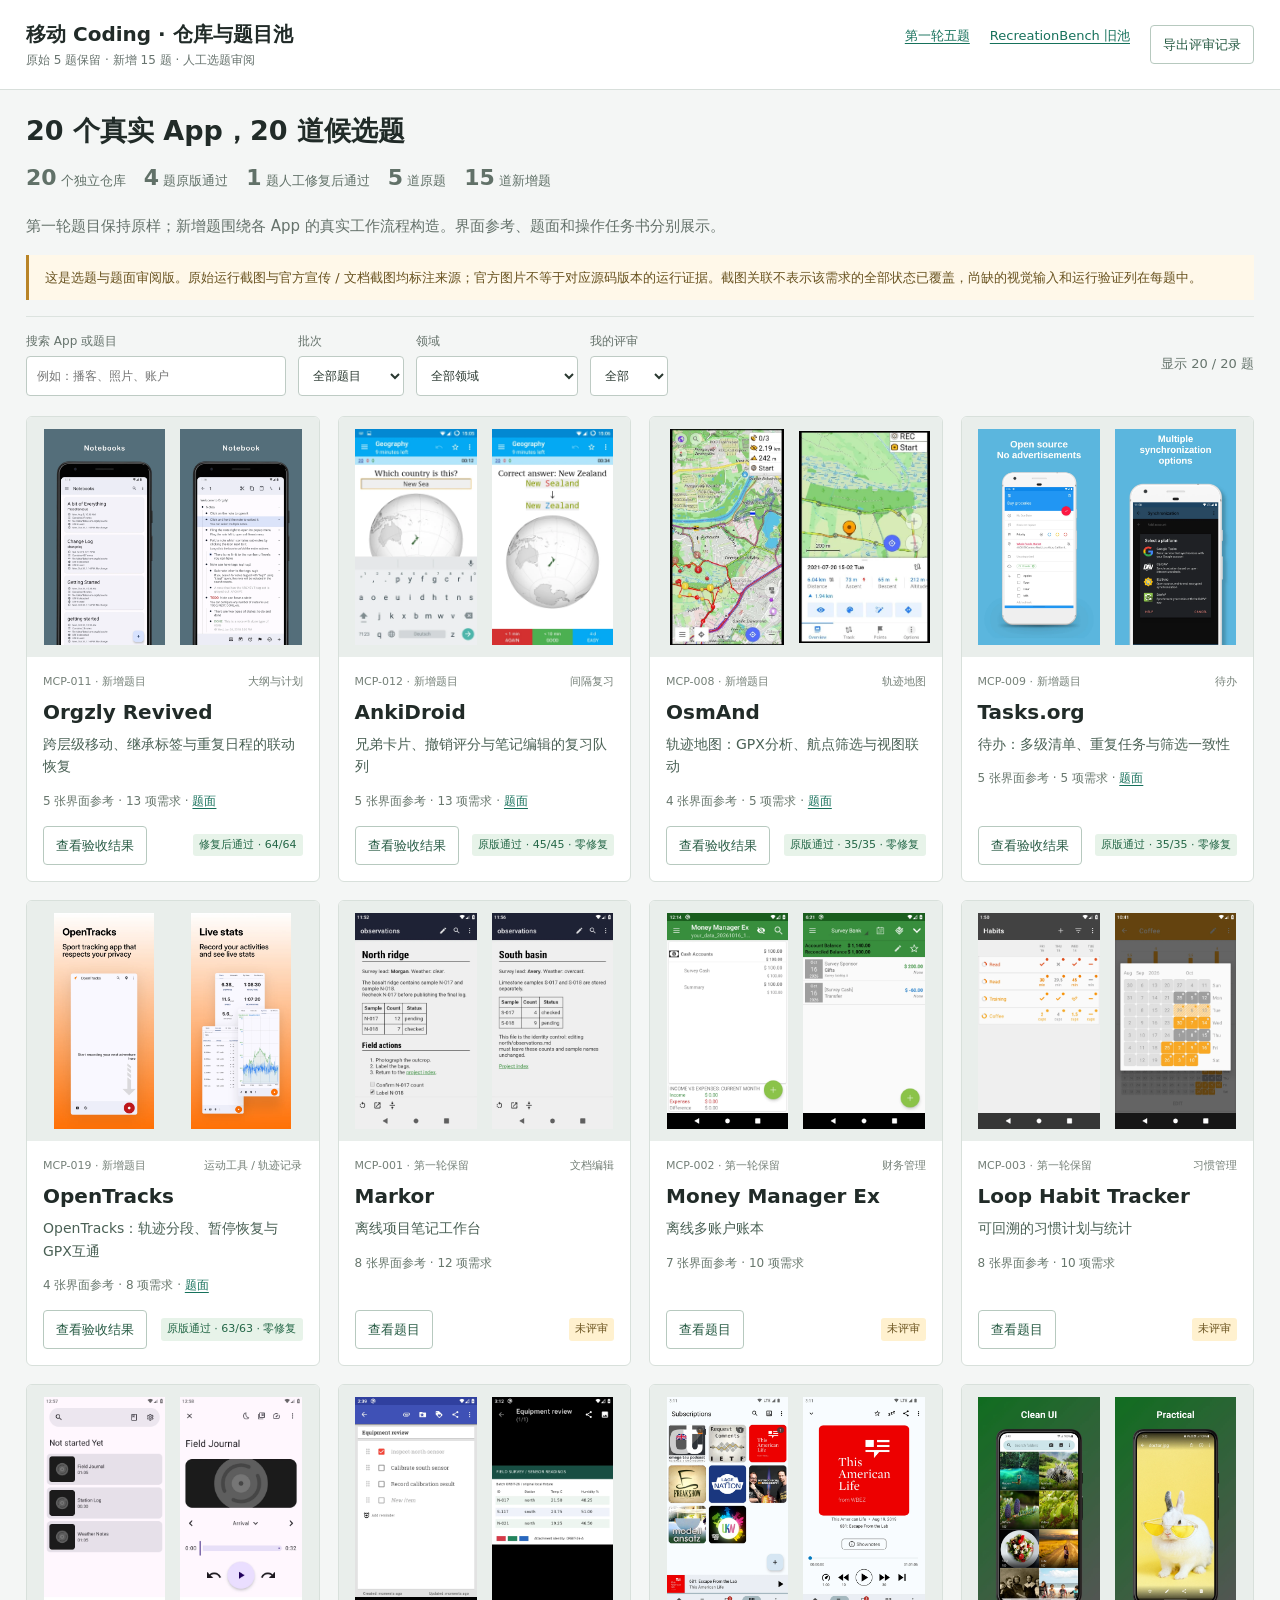
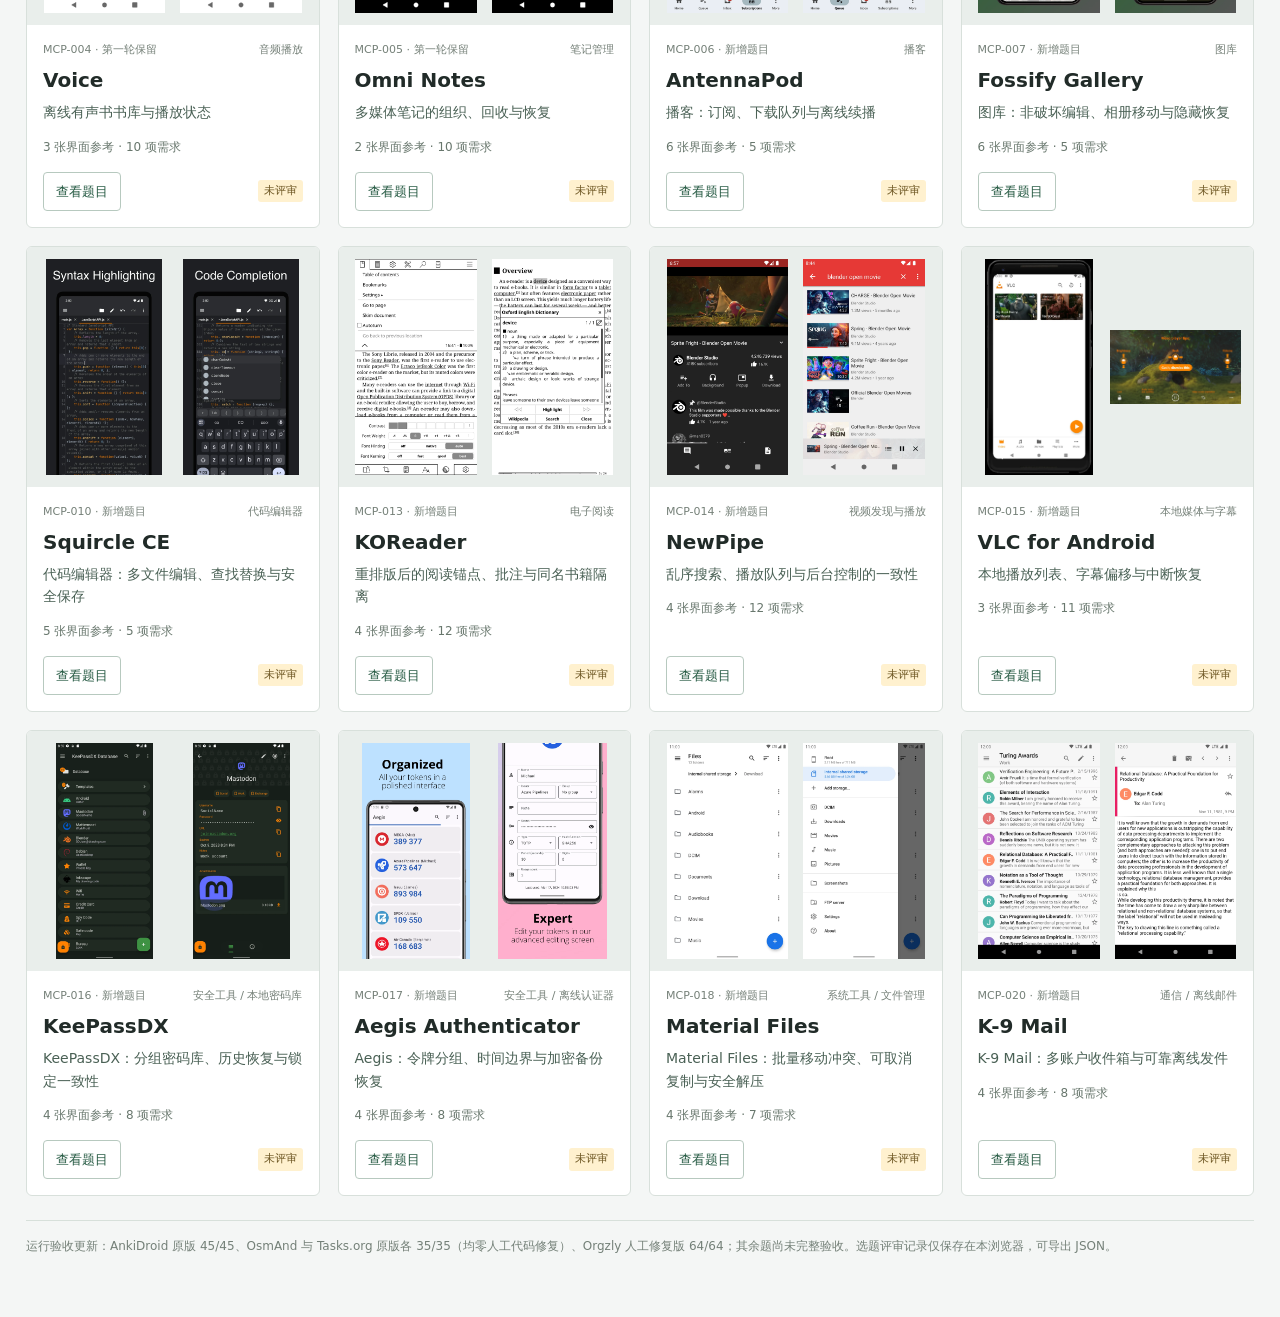
<file: pool-20.html>
<!doctype html>
<html lang="zh-CN">
<head>
<meta charset="utf-8"><meta name="viewport" content="width=device-width,initial-scale=1">
<title>移动 Coding · 20 个真实 App 题目池</title>
<style>
*{box-sizing:border-box;letter-spacing:0}body{margin:0;background:#f4f6f5;color:#212b28;font:15px/1.65 system-ui,-apple-system,"Noto Sans CJK SC",sans-serif}button,input,select,textarea{font:inherit}button,a,select{touch-action:manipulation}button{cursor:pointer}a{color:#16715b;text-underline-offset:3px}button:focus-visible,a:focus-visible,input:focus-visible,select:focus-visible,textarea:focus-visible{outline:3px solid #c18520;outline-offset:3px}button:disabled{cursor:default;opacity:.45}[hidden]{display:none!important}header{background:#fff;border-bottom:1px solid #d8dfdb;padding:18px 26px;display:flex;justify-content:space-between;align-items:center;gap:20px}header strong{font-size:20px}header small{display:block;color:#68746f;font-size:12px}.header-links{display:flex;gap:20px;font-size:13px;flex-wrap:wrap}.container{max-width:1600px;margin:auto;padding:22px 26px 60px}h1{font-size:27px;line-height:1.4;margin:0 0 10px}h2{font-size:21px;line-height:1.5;margin:22px 0 12px}h3{font-size:17px;margin:18px 0 8px}p{margin:8px 0 14px}.muted{color:#65726b}.summary{display:flex;flex-wrap:wrap;gap:18px;align-items:baseline;margin:8px 0 18px}.summary strong{font-size:22px}.summary span{font-size:13px;color:#617168}.warning{padding:12px 16px;border-left:3px solid #b98426;background:#fff8e9;color:#68521f;margin:16px 0;font-size:13px;overflow-wrap:anywhere}.filters{display:flex;gap:12px;flex-wrap:wrap;padding:15px 0 20px;border-top:1px solid #dce3df;align-items:end}.filters label{display:grid;gap:4px;font-size:12px;color:#65726b}.filters input{width:260px}.filters input,.filters select{background:#fff;border:1px solid #becbc4;padding:8px 10px;border-radius:4px;height:40px;max-width:100%;color:#293830}.command{display:inline-flex;align-items:center;justify-content:center;gap:7px;border:1px solid #b7c9bf;background:#fff;color:#275b44;padding:8px 12px;border-radius:4px;text-decoration:none;font-size:13px;min-height:38px}.command.primary{background:#246747;color:white;border-color:#246747}.filters .count{margin-left:auto;font-size:13px;color:#66746c;align-self:center}.grid{display:grid;grid-template-columns:repeat(4,minmax(0,1fr));gap:18px}.app{background:#fff;border:1px solid #d8e0db;border-radius:6px;overflow:hidden;min-width:0;display:flex;flex-direction:column}.app-media{display:flex;justify-content:center;gap:6px;align-items:center;height:240px;padding:12px;background:#e9eeeb;overflow:hidden}.app-media img{height:216px;width:calc(50% - 3px);object-fit:contain;object-position:center;min-width:0}.app-body{padding:16px;display:flex;flex-direction:column;flex:1;min-width:0}.eyebrow{color:#758078;font-size:11px;display:flex;justify-content:space-between;gap:8px;flex-wrap:wrap}.app h2{margin:6px 0 2px;font-size:20px}.app h3{margin:4px 0 10px;font-weight:500;font-size:14px;color:#4a6155;line-height:1.6}.app p{font-size:12px;color:#68776d;margin:4px 0 14px}.app .bottom{margin-top:auto;display:flex;align-items:center;gap:12px;justify-content:space-between}.badge{font-size:11px;color:#6c5521;background:#fff1cf;padding:2px 6px;border-radius:3px;white-space:nowrap}.reviewed{color:#246747;background:#e7f3e9}.rejected{color:#9b3f36;background:#f9e8e3}.empty{padding:50px 0;text-align:center;color:#738077}.detail-toolbar{display:flex;align-items:center;gap:12px;flex-wrap:wrap;margin-bottom:18px}.detail-toolbar .next{margin-left:auto;display:flex;gap:8px}.detail-heading{display:flex;justify-content:space-between;gap:20px;align-items:start}.detail-heading h1{margin-top:4px}.detail-heading .links{display:flex;gap:12px;flex-wrap:wrap;align-items:center;justify-content:flex-end;max-width:380px}.meta{font-size:12px;color:#6b776f}.layout{display:grid;grid-template-columns:minmax(0,1fr) 270px;gap:28px;margin-top:24px}.main{min-width:0}.sidebar{border-left:1px solid #d4dfd8;padding-left:22px;min-width:0}.sidebar h3:first-child{margin-top:0}.sidebar label{display:block;font-size:13px;margin:12px 0 5px}.sidebar select,.sidebar textarea{width:100%;border:1px solid #b7c6bd;border-radius:4px;padding:8px;background:white;color:#283d30}.sidebar textarea{height:120px;resize:vertical}.sidebar p,.sidebar li{font-size:12px}.sidebar ul{padding-left:18px}.sidebar li{margin:8px 0;overflow-wrap:anywhere}.tabs{display:flex;gap:20px;border-bottom:1px solid #bfcfc4;overflow-x:auto;max-width:100%;margin-bottom:20px}.tabs button{background:none;border:0;border-bottom:3px solid transparent;padding:10px 0;color:#64746a;white-space:nowrap;font-size:14px}.tabs button[aria-selected=true]{color:#1f6342;border-bottom-color:#246747;font-weight:600}.screen-grid{display:grid;grid-template-columns:repeat(3,minmax(0,1fr));gap:22px 16px}.screen-grid figure{margin:0;min-width:0}.screen-grid a{display:block;background:#e7ede9;padding:9px;height:360px;cursor:zoom-in}.screen-grid img{width:100%;height:100%;object-fit:contain}.screen-grid figcaption{font-size:12px;line-height:1.7;margin-top:8px;overflow-wrap:anywhere}.screen-grid figcaption small{display:block;color:#768279}.screen-grid figcaption a{display:inline;background:none;padding:0;height:auto;font-size:11px}.prose{background:#fff;padding:22px;overflow-wrap:anywhere;border-top:1px solid #dde5df}.prose h1{font-size:24px}.prose h2{font-size:20px}.prose h3{font-size:17px}.prose table,.mapping{border-collapse:collapse;width:100%;font-size:13px}.prose table{display:block;overflow-x:auto;max-width:100%}.prose td,.prose th,.mapping td,.mapping th{padding:10px;text-align:left;border:1px solid #d5dfd8;vertical-align:top}.prose th,.mapping th{background:#eaf1ed}.prose pre{white-space:pre-wrap;overflow-wrap:anywhere;background:#eef3ef;padding:12px;font-size:12px}.prose code{background:#eef3ef;padding:2px 4px;font-size:12px}.mapping-wrap{overflow-x:auto}.mapping td{min-width:100px;overflow-wrap:anywhere}.mapping td:nth-child(2){min-width:270px}.dimension{padding:13px 0;border-bottom:1px solid #dce4df;display:grid;grid-template-columns:125px minmax(0,1fr);gap:12px;font-size:13px}.dimension strong{color:#245b42}.file-list{list-style:none;padding:0}.file-list li{padding:10px 0;border-bottom:1px solid #dbe3de;font-size:13px;overflow-wrap:anywhere}.file-list small{display:block;color:#6a776f}dialog{border:0;border-radius:6px;padding:14px;max-width:96vw;max-height:96vh;background:#fff}dialog::backdrop{background:#17251fba}dialog .dialog-head{display:flex;justify-content:space-between;gap:20px;align-items:center;margin-bottom:10px;font-size:13px}dialog img{display:block;max-width:90vw;max-height:81vh;object-fit:contain;margin:auto}footer{font-size:12px;color:#748078;margin-top:24px;border-top:1px solid #d7e0da;padding-top:16px}
@media(max-width:1200px){.grid{grid-template-columns:repeat(3,minmax(0,1fr))}.layout{grid-template-columns:minmax(0,1fr) 230px}.screen-grid{grid-template-columns:repeat(2,minmax(0,1fr))}}
@media(max-width:850px){.grid{grid-template-columns:repeat(2,minmax(0,1fr))}.layout{grid-template-columns:1fr}.sidebar{border-left:0;border-top:1px solid #d4dfd8;padding:20px 0}.detail-heading{display:block}.detail-heading .links{justify-content:flex-start;max-width:none;margin:14px 0}.container{padding:20px 18px}header{padding:16px 18px}.header-links{gap:12px}}
@media(max-width:520px){header{display:block}header strong{font-size:18px}.header-links{margin-top:12px}.grid{grid-template-columns:1fr}.app-media{height:270px}.app-media img{height:246px}.filters input{width:100%}.filters label:first-child{width:100%}.filters .count{margin-left:0;width:100%}.screen-grid{gap:16px 10px}.screen-grid a{height:285px;padding:5px}.screen-grid figcaption{font-size:11px}.detail-toolbar .next{margin-left:0}.detail-toolbar{gap:8px}.prose{padding:15px}.tabs{gap:18px}h1{font-size:24px}.dimension{grid-template-columns:105px minmax(0,1fr)}}
</style>
</head>
<body>
<header><div><strong>移动 Coding · 仓库与题目池</strong><small>原始 5 题保留 · 新增 15 题 · 人工选题审阅</small></div><nav class="header-links"><a href="./">第一轮五题</a><a href="50-apps.html">RecreationBench 旧池</a><button class="command" id="export">导出评审记录</button></nav></header>
<main class="container">
<section id="overview">
<h1>20 个真实 App，20 道候选题</h1>
<div class="summary" id="summary"></div>
<p class="muted">第一轮题目保持原样；新增题围绕各 App 的真实工作流程构造。界面参考、题面和操作任务书分别展示。</p>
<div class="warning">这是选题与题面审阅版。原始运行截图与官方宣传 / 文档截图均标注来源；官方图片不等于对应源码版本的运行证据。截图关联不表示该需求的全部状态已覆盖，尚缺的视觉输入和运行验证列在每题中。</div>
<div class="filters"><label>搜索 App 或题目<input id="search" type="search" placeholder="例如：播客、照片、账户"></label><label>批次<select id="cohort"><option value="all">全部题目</option><option value="original">第一轮 5 题</option><option value="new">新增 15 题</option></select></label><label>领域<select id="category"><option value="all">全部领域</option></select></label><label>我的评审<select id="review-filter"><option value="all">全部</option><option value="pending">未评审</option><option value="keep">保留</option><option value="revise">需修改</option><option value="reject">淘汰</option></select></label><span class="count" id="count" aria-live="polite"></span></div>
<div class="grid" id="grid"></div><p id="empty" class="empty" hidden>没有符合筛选条件的题目</p>
</section>
<section id="detail" hidden>
<div class="detail-toolbar"><button class="command" id="back">返回仓库池</button><span class="meta" id="position"></span><div class="next"><button class="command" id="previous">上一题</button><button class="command" id="next">下一题</button></div></div>
<div class="detail-heading"><div><div class="meta" id="task-meta"></div><h1 id="title"></h1><p id="subtitle" class="muted"></p></div><div class="links"><a id="repo-link" target="_blank" rel="noopener">开源仓库</a><a id="commit-link" target="_blank" rel="noopener">冻结源码</a><a id="zip-link" class="command primary" download>下载公开题包</a></div></div>
<div class="layout"><div class="main"><div class="tabs" role="tablist"><button role="tab" data-tab="screens">界面参考</button><button role="tab" data-tab="instruction">完整题面</button><button role="tab" data-tab="operations">操作任务书</button><button role="tab" data-tab="mapping">需求与难度</button><button role="tab" data-tab="files">输入与来源</button></div><div id="content" role="tabpanel"></div></div><aside class="sidebar"><h3>人工评审</h3><label for="decision">选题意见</label><select id="decision"><option value="pending">未评审</option><option value="keep">保留</option><option value="revise">需修改</option><option value="reject">淘汰</option></select><label for="notes">备注</label><textarea id="notes" placeholder="记录需要补充的界面、流程或难度问题"></textarea><p class="muted" id="save-status" aria-live="polite">记录保存在当前浏览器</p><h3>为什么选它</h3><p id="reason"></p><h3>尚未完成</h3><ul id="gaps"></ul><h3>来源链接</h3><ul id="sources"></ul></aside></div>
</section>
<footer>运行验收更新：AnkiDroid 原版 45/45、OsmAnd 与 Tasks.org 原版各 35/35（均零人工代码修复）、Orgzly 人工修复版 64/64；其余题尚未完整验收。选题评审记录仅保存在本浏览器，可导出 JSON。</footer>
</main>
<dialog id="lightbox"><div class="dialog-head"><span id="image-caption"></span><button class="command" id="close-image">关闭</button></div><img id="large-image" alt="App 界面参考"></dialog>
<script type="application/json" id="task-data">[{"id": "MCP-011", "slug": "orgzly", "title": "跨层级移动、继承标签与重复日程的联动恢复", "app": "Orgzly Revived", "repo": "https://github.com/orgzly-revived/orgzly-android-revived", "commit": "b0913288466bed9d8e9f84cb75b2c3f18ed82a62", "category": "大纲与计划", "summary": "导入真实Org文本，在树形笔记、详情、保存搜索和日程之间维护同一节点；移动子树改变继承标签，完成重复任务后可撤销，最后导出并重启恢复。", "selection_reason": "官方Android截图完整展示Notebooks、Notebook、Note details、Saved searches与Agenda，能据真实页面构造同一实体跨树/查询/日程联动。", "complexity": {"C": {"score": 4, "reason": "移动改变祖先继承标签并联动查询与日程"}, "H": {"score": 3, "reason": "移动撤销和重复完成撤销在同一实体链"}, "A": {"score": 1, "reason": "本地事务期间提交防重，无网络乱序"}, "L": {"score": 3, "reason": "已提交树/日期/历史跨进程恢复"}, "G": {"score": 2, "reason": "长按选择和树形移动"}, "X": {"score": 3, "reason": "文件导入导出与树/查询/日程模块往返"}}, "status": "AUTHORING_REVIEW_NOT_ANDROID_VERIFIED", "requirements": [{"id": "R01", "text": "读取input/mission.org的受限Org子集：标题星号表示层级，TODO/DONE、末尾:tag:、SCHEDULED日期/+1d、PROPERTIES内ID与正文。ID全局唯一，重名标题不能合并。导入非法重复ID时整个导入拒绝。支持受限子集即可，不要求完整Org解析器。", "origin": "synthetic_extension", "screen_ids": ["S01"]}, {"id": "R02", "text": "树列表支持折叠、展开、长按选择后移动到另一父节点与撤销最后移动。移动保留节点ID、正文、局部标签、子节点顺序和日期；禁止移到自身或后代。有效标签是本节点及全部祖先标签集合，移动后立即重算。", "origin": "synthetic_extension", "screen_ids": ["S02"]}, {"id": "R03", "text": "详情页编辑标题、TODO状态、局部标签与计划日期；保存更新原ID不新增，取消不写。树、搜索、日程同时反映编辑结果。状态与标签不是仅颜色，须有可读文本。", "origin": "synthetic_extension", "screen_ids": ["S02", "S03"]}, {"id": "R04", "text": "保存查询Work due：state=TODO AND有效标签含work AND有计划日期且\u003c=2026-01-16；按计划日期再ID升序。任务书固定今日2026-01-15，日程分逾期/今日/未来，DONE不显示。无计划日期父节点不进结果。搜索结果显示面包屑以区分同名条目。", "origin": "synthetic_extension", "screen_ids": ["S04", "S05"]}, {"id": "R05", "text": "battery的+1d为本题简化重复合同：点完成会追加一条完成历史并把计划日加一个日历日，当前状态仍TODO。连续点按一次只提交一次，UI提交期间禁用。提供撤销最近完成，恢复原日期并移除对应历史；不实现原版其他重复语法。", "origin": "synthetic_extension", "screen_ids": ["S03"]}, {"id": "R06", "text": "每次保存/移动/完成/撤销显示成功后均为持久化边界；force-stop后节点身份、层级、查询和重复历史恢复。折叠状态可按ID恢复，未保存详情草稿可丢弃。", "origin": "synthetic_extension", "screen_ids": ["S05"]}, {"id": "R07", "text": "系统导出生成可重新导入的UTF-8 .org，保留ID、层级、局部标签、正文、日期/+1d。导入导出往返后查询结果相同；历史另导出history.json，含node_id/from_date/to_date且无重复完成。", "origin": "synthetic_extension", "screen_ids": []}, {"id": "R08", "text": "提供Notebook、详情、保存搜索、Agenda四个可互返页面；从查询进入详情再返回保持查询上下文。无网络同步、Dropbox或WebDAV要求，参考图的Repositories不纳入交付。", "origin": "synthetic_extension", "screen_ids": ["S01", "S04"]}, {"id": "R09", "text": "保留官方页面中可见的主要能力与信息层级：笔记本列表的名称与同步元信息，仅参考本地笔记本层级。截图只证明页面设计，不证明本题新增边界已实测。", "origin": "reference_documented", "screen_ids": ["S01"]}, {"id": "R10", "text": "保留官方页面中可见的主要能力与信息层级：可折叠大纲、选择工具栏与层级缩进。截图只证明页面设计，不证明本题新增边界已实测。", "origin": "reference_documented", "screen_ids": ["S02"]}, {"id": "R11", "text": "保留官方页面中可见的主要能力与信息层级：状态/标签/计划日期与正文详情。截图只证明页面设计，不证明本题新增边界已实测。", "origin": "reference_documented", "screen_ids": ["S03"]}, {"id": "R12", "text": "保留官方页面中可见的主要能力与信息层级：保存搜索列表与查询名称。截图只证明页面设计，不证明本题新增边界已实测。", "origin": "reference_documented", "screen_ids": ["S04"]}, {"id": "R13", "text": "保留官方页面中可见的主要能力与信息层级：按日期分组的Agenda与来源面包屑。截图只证明页面设计，不证明本题新增边界已实测。", "origin": "reference_documented", "screen_ids": ["S05"]}], "screens": [{"id": "S01", "path": "input/design/official-01.png", "source_url": "https://raw.githubusercontent.com/orgzly-revived/orgzly-android-revived/b0913288466bed9d8e9f84cb75b2c3f18ed82a62/metadata/en-US/images/phoneScreenshots/02-books.png", "source_kind": "official_store_screenshot", "caption": "笔记本列表的名称与同步元信息，仅参考本地笔记本层级", "sha256": "2756575511fbae963bdcbeca2e2cb31000b3973497b8a047d5c6e4e2103ab23e", "requirement_ids": ["R01", "R08", "R09"], "width": 1440, "height": 2560, "url": "pool-v3/orgzly/S01.webp"}, {"id": "S02", "path": "input/design/official-02.png", "source_url": "https://raw.githubusercontent.com/orgzly-revived/orgzly-android-revived/b0913288466bed9d8e9f84cb75b2c3f18ed82a62/metadata/en-US/images/phoneScreenshots/03-book.png", "source_kind": "official_store_screenshot", "caption": "可折叠大纲、选择工具栏与层级缩进", "sha256": "f04922079cc71b74d9133d63937e04b7c8da5641085f7b30b392d410f4c4a1e3", "requirement_ids": ["R02", "R03", "R10"], "width": 1440, "height": 2560, "url": "pool-v3/orgzly/S02.webp"}, {"id": "S03", "path": "input/design/official-03.png", "source_url": "https://raw.githubusercontent.com/orgzly-revived/orgzly-android-revived/b0913288466bed9d8e9f84cb75b2c3f18ed82a62/metadata/en-US/images/phoneScreenshots/04-note.png", "source_kind": "official_store_screenshot", "caption": "状态/标签/计划日期与正文详情", "sha256": "e46f64cf13dc25187278a2d5293ddd1e655e091b7f9a02afa6308be6264d8091", "requirement_ids": ["R03", "R05", "R11"], "width": 1440, "height": 2560, "url": "pool-v3/orgzly/S03.webp"}, {"id": "S04", "path": "input/design/official-04.png", "source_url": "https://raw.githubusercontent.com/orgzly-revived/orgzly-android-revived/b0913288466bed9d8e9f84cb75b2c3f18ed82a62/metadata/en-US/images/phoneScreenshots/05-searches.png", "source_kind": "official_store_screenshot", "caption": "保存搜索列表与查询名称", "sha256": "d7f4db0c8a5b5a6313033a83bdc614c990f071e06c365ace10b5b16cecf45df2", "requirement_ids": ["R04", "R08", "R12"], "width": 1440, "height": 2560, "url": "pool-v3/orgzly/S04.webp"}, {"id": "S05", "path": "input/design/official-05.png", "source_url": "https://raw.githubusercontent.com/orgzly-revived/orgzly-android-revived/b0913288466bed9d8e9f84cb75b2c3f18ed82a62/metadata/en-US/images/phoneScreenshots/06-agenda.png", "source_kind": "official_store_screenshot", "caption": "按日期分组的Agenda与来源面包屑", "sha256": "c2c5b8f2ff24ec7f621f479a96e78b7facdb3f26e454dcbd9dafd2a77ef7df6e", "requirement_ids": ["R04", "R06", "R13"], "width": 1440, "height": 2560, "url": "pool-v3/orgzly/S05.webp"}], "gaps": ["移动撤销和重复历史没有官方逐状态截图，按公开文字边界实现；不声称原版完成语义完全相同。", "尚未Android运行、构建Golden、执行错误实现或模型试跑；候选可评审不等于验收通过。", "官方截图是项目维护者发布的历史页面参考，不是本机截图；固定源码commit不证明截图与该commit同版。", "截图中未呈现的合成边界以公开文字契约为准，视觉未有完整逐状态设计。"], "source_links": [{"label": "官方源码固定版本", "url": "https://github.com/orgzly-revived/orgzly-android-revived/tree/b0913288466bed9d8e9f84cb75b2c3f18ed82a62"}, {"label": "官方截图目录或页面", "url": "https://github.com/orgzly-revived/orgzly-android-revived/tree/b0913288466bed9d8e9f84cb75b2c3f18ed82a62/metadata/en-US/images/phoneScreenshots"}], "knowledge_refs": [{"row": 4, "topic": "复杂列表", "reason": "树列表折叠和移动身份"}, {"row": 56, "topic": "设计模式与响应式编程", "reason": "节点变更传播查询与日程"}, {"row": 60, "topic": "组件生命周期与状态", "reason": "重启与导航上下文"}, {"row": 72, "topic": "文件存储", "reason": "Org导入导出"}], "cohort": "new", "instruction_html": "\u003ch1\u003eMCP-011 跨层级移动、继承标签与重复日程的联动恢复\u003c/h1\u003e\n\u003ch2\u003e目标与来源\u003c/h2\u003e\n\u003cp\u003e导入真实Org文本，在树形笔记、详情、保存搜索和日程之间维护同一节点；移动子树改变继承标签，完成重复任务后可撤销，最后导出并重启恢复。\u003c/p\u003e\n\u003cp\u003e参考真实开源Android应用 Orgzly Revived：https://github.com/orgzly-revived/orgzly-android-revived，固定源码版本 \u003ccode\u003eb0913288466bed9d8e9f84cb75b2c3f18ed82a62\u003c/code\u003e。交付可安装debug APK、完整源码、构建说明和人工自测记录。从空工程实现本题范围即可，不要求完整克隆原App。可以使用成熟开源组件，不以源码规模计分。\u003c/p\u003e\n\u003ch2\u003e视觉参考\u003c/h2\u003e\n\u003cp\u003einput/design中是实际从官方来源下载、解析并人工审视过的Android页面。保留原图，不将图标或自造界面当截图。参考其信息层级、列表密度、操作位置与状态表达；商店宣传外框/文字不属于App UI，不需实现。截图不是本机运行证据，也不保证与固定commit同版；数据、颜色和名称可按本题素材调整。看不到的异常/恢复状态按下列合同实现，不能从截图推断隐藏业务规则。\u003c/p\u003e\n\u003cul\u003e\n\u003cli\u003eS01 \u003ccode\u003einput/design/official-01.png\u003c/code\u003e：笔记本列表的名称与同步元信息，仅参考本地笔记本层级；对应 R01, R08, R09\u003c/li\u003e\n\u003cli\u003eS02 \u003ccode\u003einput/design/official-02.png\u003c/code\u003e：可折叠大纲、选择工具栏与层级缩进；对应 R02, R03, R10\u003c/li\u003e\n\u003cli\u003eS03 \u003ccode\u003einput/design/official-03.png\u003c/code\u003e：状态/标签/计划日期与正文详情；对应 R03, R05, R11\u003c/li\u003e\n\u003cli\u003eS04 \u003ccode\u003einput/design/official-04.png\u003c/code\u003e：保存搜索列表与查询名称；对应 R04, R08, R12\u003c/li\u003e\n\u003cli\u003eS05 \u003ccode\u003einput/design/official-05.png\u003c/code\u003e：按日期分组的Agenda与来源面包屑；对应 R04, R06, R13\u003c/li\u003e\n\u003c/ul\u003e\n\u003ch2\u003e冻结业务契约\u003c/h2\u003e\n\u003cp\u003e标为reference_documented的是官方页面明确展示的真实能力；synthetic_extension冻结测试数据、精确数值和恢复边界，不冒充原版内部协议或完整算法。\u003c/p\u003e\n\u003ch3\u003eR01 (synthetic_extension)\u003c/h3\u003e\n\u003cp\u003e读取input/mission.org的受限Org子集：标题星号表示层级，TODO/DONE、末尾:tag:、SCHEDULED日期/+1d、PROPERTIES内ID与正文。ID全局唯一，重名标题不能合并。导入非法重复ID时整个导入拒绝。支持受限子集即可，不要求完整Org解析器。\u003c/p\u003e\n\u003ch3\u003eR02 (synthetic_extension)\u003c/h3\u003e\n\u003cp\u003e树列表支持折叠、展开、长按选择后移动到另一父节点与撤销最后移动。移动保留节点ID、正文、局部标签、子节点顺序和日期；禁止移到自身或后代。有效标签是本节点及全部祖先标签集合，移动后立即重算。\u003c/p\u003e\n\u003ch3\u003eR03 (synthetic_extension)\u003c/h3\u003e\n\u003cp\u003e详情页编辑标题、TODO状态、局部标签与计划日期；保存更新原ID不新增，取消不写。树、搜索、日程同时反映编辑结果。状态与标签不是仅颜色，须有可读文本。\u003c/p\u003e\n\u003ch3\u003eR04 (synthetic_extension)\u003c/h3\u003e\n\u003cp\u003e保存查询Work due：state=TODO AND有效标签含work AND有计划日期且\u0026lt;=2026-01-16；按计划日期再ID升序。任务书固定今日2026-01-15，日程分逾期/今日/未来，DONE不显示。无计划日期父节点不进结果。搜索结果显示面包屑以区分同名条目。\u003c/p\u003e\n\u003ch3\u003eR05 (synthetic_extension)\u003c/h3\u003e\n\u003cp\u003ebattery的+1d为本题简化重复合同：点完成会追加一条完成历史并把计划日加一个日历日，当前状态仍TODO。连续点按一次只提交一次，UI提交期间禁用。提供撤销最近完成，恢复原日期并移除对应历史；不实现原版其他重复语法。\u003c/p\u003e\n\u003ch3\u003eR06 (synthetic_extension)\u003c/h3\u003e\n\u003cp\u003e每次保存/移动/完成/撤销显示成功后均为持久化边界；force-stop后节点身份、层级、查询和重复历史恢复。折叠状态可按ID恢复，未保存详情草稿可丢弃。\u003c/p\u003e\n\u003ch3\u003eR07 (synthetic_extension)\u003c/h3\u003e\n\u003cp\u003e系统导出生成可重新导入的UTF-8 .org，保留ID、层级、局部标签、正文、日期/+1d。导入导出往返后查询结果相同；历史另导出history.json，含node_id/from_date/to_date且无重复完成。\u003c/p\u003e\n\u003ch3\u003eR08 (synthetic_extension)\u003c/h3\u003e\n\u003cp\u003e提供Notebook、详情、保存搜索、Agenda四个可互返页面；从查询进入详情再返回保持查询上下文。无网络同步、Dropbox或WebDAV要求，参考图的Repositories不纳入交付。\u003c/p\u003e\n\u003ch3\u003eR09 (reference_documented)\u003c/h3\u003e\n\u003cp\u003e保留官方页面中可见的主要能力与信息层级：笔记本列表的名称与同步元信息，仅参考本地笔记本层级。截图只证明页面设计，不证明本题新增边界已实测。\u003c/p\u003e\n\u003ch3\u003eR10 (reference_documented)\u003c/h3\u003e\n\u003cp\u003e保留官方页面中可见的主要能力与信息层级：可折叠大纲、选择工具栏与层级缩进。截图只证明页面设计，不证明本题新增边界已实测。\u003c/p\u003e\n\u003ch3\u003eR11 (reference_documented)\u003c/h3\u003e\n\u003cp\u003e保留官方页面中可见的主要能力与信息层级：状态/标签/计划日期与正文详情。截图只证明页面设计，不证明本题新增边界已实测。\u003c/p\u003e\n\u003ch3\u003eR12 (reference_documented)\u003c/h3\u003e\n\u003cp\u003e保留官方页面中可见的主要能力与信息层级：保存搜索列表与查询名称。截图只证明页面设计，不证明本题新增边界已实测。\u003c/p\u003e\n\u003ch3\u003eR13 (reference_documented)\u003c/h3\u003e\n\u003cp\u003e保留官方页面中可见的主要能力与信息层级：按日期分组的Agenda与来源面包屑。截图只证明页面设计，不证明本题新增边界已实测。\u003c/p\u003e\n\u003ch2\u003e输入与交付边界\u003c/h2\u003e\n\u003cp\u003e输入mission.org是真实UTF-8 Org文本；scenario.json冻结时钟和查询。无需服务端，禁止把不存在的网络端点作为必需条件。实现解析可用成熟Org库，受限语法与原版完整Org语义不同。\u003c/p\u003e\n\u003cp\u003e作答模式固定为从空工程重建限定流程。repo/commit仅为构题侧来源；模型公开输入是Spec、截图和fixture，不提供原版源码或Git历史，不得直接打包或修改原版App作为答案。允许成熟通用组件与领域库。\u003c/p\u003e\n\u003cp\u003e操作控件必须有可访问名称，列表身份/计数/状态有可读语义。横竖屏与1.3字体不能遮挡核心按钮；旋转不得重复提交。禁止要求商业账号或生产数据；不将下载依赖失败或设备限制计为业务难度。导出文件通过系统选择器取得，不依赖候选包名、数据库或内部类名。\u003c/p\u003e\n\u003cp\u003e运行时功能需按任务书验证，不能只展示截图或硬编码终态；视觉评估看页面层次、主要组件和状态反馈，不要求复制商标或第三方版权媒体。所有输入夹具为本题原创或官方截图参考；原App截图中的电影、书籍、卡片内容不属于要求复制的训练素材。\u003c/p\u003e\n\u003cp\u003e当前仅完成题面、输入与静态来源核对。Android运行、参考实现、隐藏评测、模型试做和人工验收仍PENDING，不提供虚假的已通过比例。\u003c/p\u003e\n", "operations_html": "\u003ch1\u003eMCP-011 操作任务书\u003c/h1\u003e\n\u003cp\u003e每条独立轨迹从清数据/导入原始夹具开始，除非明确写同链。固定业务日期/时钟见input，不取设备真实今日。控件定位从新鲜UI树获取，不用截图中的固定像素。\u003c/p\u003e\n\u003ch2\u003eT01 继承标签与移动撤销\u003c/h2\u003e\n\u003cp\u003e初态：导入mission.org，Work due初始battery/sensors两项。\u003c/p\u003e\n\u003cp\u003e动作与中间态：展开Work，长按sensors移到Personal；搜索中sensors消失，仅battery；同名home-sensors不能被误动；撤销移动。\u003c/p\u003e\n\u003cp\u003e终态：sensors回Work，查询恢复两项且正文一致。\u003c/p\u003e\n\u003cp\u003e恢复/重置：退出重启，折叠/层级按保存状态恢复；独立测试清数据重导。\u003c/p\u003e\n\u003cp\u003e视觉证据：S02树、S04结果和S03详情各截图一次，展示ID/面包屑。\u003c/p\u003e\n\u003ch2\u003eT02 重复完成与撤销\u003c/h2\u003e\n\u003cp\u003e初态：固定今日1月15日，battery计划15日。\u003c/p\u003e\n\u003cp\u003e动作与中间态：在Agenda完成battery，日期变16日且仍TODO，历史1条；撤销，回15日历史0；再完成一次。\u003c/p\u003e\n\u003cp\u003e终态：battery16日、历史恰1条、查询仍两项。\u003c/p\u003e\n\u003cp\u003e恢复/重置：force-stop重启后日期与历史不重复。\u003c/p\u003e\n\u003cp\u003e视觉证据：S05完成前/后分组、S03日期与history.json。\u003c/p\u003e\n\u003ch2\u003eT03 跨页编辑和取消\u003c/h2\u003e\n\u003cp\u003e初态：sensors仍在Work。\u003c/p\u003e\n\u003cp\u003e动作与中间态：从Work due进入sensors详情，把局部tag改lab并保存；再编辑标题为Discard但取消。\u003c/p\u003e\n\u003cp\u003e终态：原标题Pack sensors；有效标签work/lab；field已移除；home-sensors不变。\u003c/p\u003e\n\u003cp\u003e恢复/重置：返回保持Work due上下文，再重启检查。\u003c/p\u003e\n\u003cp\u003e视觉证据：S03保存/取消、S02同名节点和S04面包屑。\u003c/p\u003e\n\u003ch2\u003eT04 结构拒绝与文件往返\u003c/h2\u003e\n\u003cp\u003e初态：从原始输入开始。\u003c/p\u003e\n\u003cp\u003e动作与中间态：尝试把Work移到其后代battery，应拒绝且树不变；导出Org并清数据后重新导入。\u003c/p\u003e\n\u003cp\u003e终态：ID集合6个、层级/正文/日期保持；Work due仍battery/sensors。\u003c/p\u003e\n\u003cp\u003e恢复/重置：恢复以导出文件为唯一输入，不能缓存旧数据库。\u003c/p\u003e\n\u003cp\u003e视觉证据：S01导入入口、S02树、导出文本及S05日程。\u003c/p\u003e\n", "provenance_html": "\u003ch1\u003e来源与权利记录\u003c/h1\u003e\n\u003cp\u003eRepo: https://github.com/orgzly-revived/orgzly-android-revived\nCommit: \u003ccode\u003eb0913288466bed9d8e9f84cb75b2c3f18ed82a62\u003c/code\u003e（git浅克隆HEAD固定值；未构建或运行）\u003c/p\u003e\n\u003cp\u003e所有下载均直连，urllib ProxyHandler为空，Git过程移除代理环境变量。每张图片的原URL、SHA256、像素尺寸见acquisition.json。原图保留于input/design；contact-sheet.jpg仅为审视缩略图，不能替代原图。\u003c/p\u003e\n\u003ch2\u003e原始许可证\u003c/h2\u003e\n\u003cp\u003e根许可证路径：LICENSE，副本source-license.txt。开头原文：\u003c/p\u003e\n\u003cpre\u003e\u003ccode class=\"language-text\"\u003e                    GNU GENERAL PUBLIC LICENSE\n                       Version 3, 29 June 2007\n\n Copyright (C) 2007 Free Software Foundation, Inc. \u0026lt;http://fsf.org/\u0026gt;\n Everyone is permitted to copy and distribute verbatim copies\n of this license document, but changing it is not allowed.\n\n                            Preamble\n\n  The GNU General Public License is a free, copyleft license for\nsoftware and other kinds of works.\n\n\u003c/code\u003e\u003c/pre\u003e\n\u003cp\u003e许可证固定来源：https://github.com/orgzly-revived/orgzly-android-revived/blob/b0913288466bed9d8e9f84cb75b2c3f18ed82a62/LICENSE 。根许可证全文随题保存在docs/source-license.txt，不仅保留名称。Orgzly/AnkiDroid/NewPipe为GPLv3文本；KOReader为AGPLv3文本；VLC代码GPLv2文本。官方仓库中的截图按该仓库声明连同来源/作者保留，截图内第三方品牌不宣称由本题拥有。VLC本题选用官方Android文档图，文档页面页脚明确CC-BY-SA4.0，须署名VideoLAN并保持该许可；对应HTML及原图URL随acquisition保存，图片未修改。官网营销图虽也下载供比对，但不选入任务截图清单。题目原创文本、夹具不复制原图中的媒体内容。\u003c/p\u003e\n\u003ch2\u003e可验证与不可验证\u003c/h2\u003e\n\u003cp\u003e已验证：固定源版本、真实图片解码、人工审视Android页面、图-需求双向登记。\n未验证：原App同版截图、全部业务在原版行为、候选应用可解性、模型难度和正式Android验收。\u003c/p\u003e\n", "design_notes_html": "", "archive_url": "pool-v3/orgzly/public-task.zip", "files": [{"path": "instruction.md", "sha256": "1b02c1086f089d81cb4873c03928194d2b81b391d4f46ac463e8c7e2a8d68aec", "bytes": 6682}, {"path": "operation_taskbook.md", "sha256": "512f567909096e649497d330483d04bde975434b5764d414eaf781cbd2108fd8", "bytes": 2015}, {"path": "docs/provenance.md", "sha256": "6b7745fe7d5d79980d76212c48d81cf9add94713458f895f6b859fa2cd933674", "bytes": 1978}, {"path": "input/design/official-01.png", "sha256": "2756575511fbae963bdcbeca2e2cb31000b3973497b8a047d5c6e4e2103ab23e", "bytes": 759776}, {"path": "input/design/official-02.png", "sha256": "f04922079cc71b74d9133d63937e04b7c8da5641085f7b30b392d410f4c4a1e3", "bytes": 856112}, {"path": "input/design/official-03.png", "sha256": "e46f64cf13dc25187278a2d5293ddd1e655e091b7f9a02afa6308be6264d8091", "bytes": 510111}, {"path": "input/design/official-04.png", "sha256": "d7f4db0c8a5b5a6313033a83bdc614c990f071e06c365ace10b5b16cecf45df2", "bytes": 530296}, {"path": "input/design/official-05.png", "sha256": "c2c5b8f2ff24ec7f621f479a96e78b7facdb3f26e454dcbd9dafd2a77ef7df6e", "bytes": 749131}, {"path": "input/design/official-06.png", "sha256": "ac8937e4928b72778ecc703a6d050629d3994b4478ecef9099cd297601332f8d", "bytes": 475344}, {"path": "input/mission.org", "sha256": "cdacc8b0059713cdeb98f53a0b4a3859961c15b9010abffdf5af8f1181f976bc", "bytes": 509}, {"path": "input/scenario.json", "sha256": "4b92654063798672291251225d8e34933f2252f8b168e25c0d34a1637bc74ef3", "bytes": 249}, {"path": "docs/source-license.txt", "sha256": "589ed823e9a84c56feb95ac58e7cf384626b9cbf4fda2a907bc36e103de1bad2", "bytes": 35141}], "reference_coverage": {"mapped": 12, "total": 13, "meaning": "Mapping is a reference association, not proof of visual or runtime acceptance."}, "acceptance_url": "pool-v3/orgzly/acceptance.html", "acceptance_label": "修复后通过 · 64/64"}, {"id": "MCP-012", "slug": "ankidroid", "title": "兄弟卡片、撤销评分与笔记编辑的复习队列", "app": "AnkiDroid", "repo": "https://github.com/ankidroid/Anki-Android", "commit": "e331d34f62b619d36b0e5d53ee04078855dc7e0a", "category": "间隔复习", "summary": "围绕牌组列表、问答翻面、评分按钮、笔记编辑和统计页实现可恢复的复习会话；同一笔记双向卡片共享文本但独立排期，评分撤销恢复队列和统计。", "selection_reason": "官方Android截图有真实问面、答案评分、牌组、统计与编辑页，能够约束卡片状态机而不是仅做列表。", "complexity": {"C": {"score": 4, "reason": "note双向card/临时bury/队列/日志多实体一致性"}, "H": {"score": 4, "reason": "翻面评分、编辑回退、撤销及结束会话分支交织"}, "A": {"score": 1, "reason": "本地事务提交防重，无网络"}, "L": {"score": 3, "reason": "问答面和会话排期跨进程恢复"}, "G": {"score": 1, "reason": "普通点击与文本输入"}, "X": {"score": 3, "reason": "TSV导入与牌组/复习/编辑/统计模块联动"}}, "status": "AUTHORING_REVIEW_NOT_ANDROID_VERIFIED", "requirements": [{"id": "R01", "text": "导入collection.json和TSV更新。note_id与card_id必须独立；每note生成f/r两卡共享内容而排期独立。TSV按note_id更新原note，空白字段保留原值，不创建重复卡，不重置due或review日志。未知ID拒绝整份更新。", "origin": "synthetic_extension", "screen_ids": ["S03", "S07"]}, {"id": "R02", "text": "牌组显示当前可复习数量，条件due\u003c=当前业务时钟、未suspended、未临时bury。按due再card_id升序。业务时钟初值来自fixture，提供测试工具入口推进60秒/1天，禁止用真实系统钟造成不可复现。", "origin": "synthetic_extension", "screen_ids": ["S03"]}, {"id": "R03", "text": "问面只显示当前方向的提示；翻面后显示答案和Again/Good/Easy，未翻面不能评分。反向卡r交换front/back。评分提交一次生成唯一review_id，界面未完成提交前再次点按不得重复记数。", "origin": "synthetic_extension", "screen_ids": ["S01", "S02"]}, {"id": "R04", "text": "本题调度明确不是FSRS/SM2：评分后due=评分时钟+60/86400/345600秒，分别对应Again/Good/Easy，interval_seconds同步。统计按review日志计算各评分次数；同note另一张卡在当前会话临时bury，不改原due。点击结束会话解除全部bury。", "origin": "synthetic_extension", "screen_ids": ["S02", "S06"]}, {"id": "R05", "text": "撤销最近一次评分必须同时删除该review、恢复旧due/interval、恢复被该评分bury的兄弟卡和原当前问面；其他日志不动。只支持最近一次，后续评分替代撤销栈顶。取消编辑不影响排期。", "origin": "synthetic_extension", "screen_ids": ["S02"]}, {"id": "R06", "text": "从复习页进入编辑note并保存后，两方向内容立即更新，当前卡回问面，due和历史不变；回牌组再进入按同一队列规则，不把同标题当ID。", "origin": "synthetic_extension", "screen_ids": ["S07"]}, {"id": "R07", "text": "成功评分/撤销/编辑持久化；force-stop恢复会话当前card_id、问/答面、bury集合及业务时钟，未保存编辑草稿丢弃。旋转不翻面、不评分、不重新抽卡。", "origin": "synthetic_extension", "screen_ids": ["S01"]}, {"id": "R08", "text": "导出UTF-8 JSON，包含notes/cards/reviews/current_card_id/face/clock/buried_ids；reviews含review_id,card_id,rating,at,previous_due,new_due，按at再review_id排序。统计与牌组计数必须能由导出重建。无需AnkiWeb登录、同步或实现.apkg兼容。", "origin": "synthetic_extension", "screen_ids": ["S06"]}, {"id": "R09", "text": "保留官方页面中可见的主要能力与信息层级：问面提示和输入区域，参考问答阶段区分。截图只证明页面设计，不证明本题新增边界已实测。", "origin": "reference_documented", "screen_ids": ["S01"]}, {"id": "R10", "text": "保留官方页面中可见的主要能力与信息层级：答案揭示与Again/Good/Easy评分操作区。截图只证明页面设计，不证明本题新增边界已实测。", "origin": "reference_documented", "screen_ids": ["S02"]}, {"id": "R11", "text": "保留官方页面中可见的主要能力与信息层级：牌组列表与到期卡计数。截图只证明页面设计，不证明本题新增边界已实测。", "origin": "reference_documented", "screen_ids": ["S03"]}, {"id": "R12", "text": "保留官方页面中可见的主要能力与信息层级：复习统计页面的分类与趋势信息。截图只证明页面设计，不证明本题新增边界已实测。", "origin": "reference_documented", "screen_ids": ["S06"]}, {"id": "R13", "text": "保留官方页面中可见的主要能力与信息层级：笔记字段编辑页与保存入口。截图只证明页面设计，不证明本题新增边界已实测。", "origin": "reference_documented", "screen_ids": ["S07"]}], "screens": [{"id": "S01", "path": "input/design/official-01.png", "source_url": "https://raw.githubusercontent.com/ankidroid/Anki-Android/e331d34f62b619d36b0e5d53ee04078855dc7e0a/docs/marketing/screenshots/en-US/phone/01-question_sea.png", "source_kind": "official_store_screenshot", "caption": "问面提示和输入区域，参考问答阶段区分", "sha256": "bbc91d37f33cb322e655194b9294f5f59d78c17cdd0f34e2b60538b9cfe654a4", "requirement_ids": ["R03", "R07", "R09"], "width": 540, "height": 960, "url": "pool-v3/ankidroid/S01.webp"}, {"id": "S02", "path": "input/design/official-02.png", "source_url": "https://raw.githubusercontent.com/ankidroid/Anki-Android/e331d34f62b619d36b0e5d53ee04078855dc7e0a/docs/marketing/screenshots/en-US/phone/02-answer_zealand.png", "source_kind": "official_store_screenshot", "caption": "答案揭示与Again/Good/Easy评分操作区", "sha256": "926d2ba78cc90a63d508a9d80fbc26f1f435508ea94e66a9b2e35a1aba725eee", "requirement_ids": ["R03", "R04", "R05", "R10"], "width": 540, "height": 960, "url": "pool-v3/ankidroid/S02.webp"}, {"id": "S03", "path": "input/design/official-03.png", "source_url": "https://raw.githubusercontent.com/ankidroid/Anki-Android/e331d34f62b619d36b0e5d53ee04078855dc7e0a/docs/marketing/screenshots/en-US/phone/03-deck_list.png", "source_kind": "official_store_screenshot", "caption": "牌组列表与到期卡计数", "sha256": "5050277805d33d48aaab7cdcde17f682b316d2950312abe9ef0201c7bfe0bf80", "requirement_ids": ["R01", "R02", "R11"], "width": 540, "height": 960, "url": "pool-v3/ankidroid/S03.webp"}, {"id": "S06", "path": "input/design/official-06.png", "source_url": "https://raw.githubusercontent.com/ankidroid/Anki-Android/e331d34f62b619d36b0e5d53ee04078855dc7e0a/docs/marketing/screenshots/en-US/phone/06-stats.png", "source_kind": "official_store_screenshot", "caption": "复习统计页面的分类与趋势信息", "sha256": "5edefc17509ecc107995a313d5f2cfbad90bc901ae7d92746575f7e23cfaea46", "requirement_ids": ["R04", "R08", "R12"], "width": 540, "height": 960, "url": "pool-v3/ankidroid/S06.webp"}, {"id": "S07", "path": "input/design/official-07.png", "source_url": "https://raw.githubusercontent.com/ankidroid/Anki-Android/e331d34f62b619d36b0e5d53ee04078855dc7e0a/docs/marketing/screenshots/en-US/phone/07-edit.png", "source_kind": "official_store_screenshot", "caption": "笔记字段编辑页与保存入口", "sha256": "abdb44ce781a53e5321e77a6fa01c5dc2d5ee1870c58a7d0e926e1e121da11b5", "requirement_ids": ["R01", "R06", "R13"], "width": 540, "height": 960, "url": "pool-v3/ankidroid/S07.webp"}], "gaps": ["尚无兄弟卡bury和撤销全过程官方截图；合同给出精确状态，视觉按问答/列表已有布局延伸。", "尚未Android运行、构建Golden、执行错误实现或模型试跑；候选可评审不等于验收通过。", "官方截图是项目维护者发布的历史页面参考，不是本机截图；固定源码commit不证明截图与该commit同版。", "截图中未呈现的合成边界以公开文字契约为准，视觉未有完整逐状态设计。"], "source_links": [{"label": "官方源码固定版本", "url": "https://github.com/ankidroid/Anki-Android/tree/e331d34f62b619d36b0e5d53ee04078855dc7e0a"}, {"label": "官方截图目录或页面", "url": "https://github.com/ankidroid/Anki-Android/tree/e331d34f62b619d36b0e5d53ee04078855dc7e0a/docs/marketing/screenshots/en-US/phone"}], "knowledge_refs": [{"row": 7, "topic": "文本输入与富文本", "reason": "问答内容与笔记编辑"}, {"row": 56, "topic": "设计模式与响应式编程", "reason": "评分/撤销和队列状态机"}, {"row": 60, "topic": "组件生命周期与状态", "reason": "当前卡面和会话恢复"}, {"row": 74, "topic": "数据同步与迁移", "reason": "按稳定ID导入更新"}], "cohort": "new", "instruction_html": "\u003ch1\u003eMCP-012 兄弟卡片、撤销评分与笔记编辑的复习队列\u003c/h1\u003e\n\u003ch2\u003e目标与来源\u003c/h2\u003e\n\u003cp\u003e围绕牌组列表、问答翻面、评分按钮、笔记编辑和统计页实现可恢复的复习会话；同一笔记双向卡片共享文本但独立排期，评分撤销恢复队列和统计。\u003c/p\u003e\n\u003cp\u003e参考真实开源Android应用 AnkiDroid：https://github.com/ankidroid/Anki-Android，固定源码版本 \u003ccode\u003ee331d34f62b619d36b0e5d53ee04078855dc7e0a\u003c/code\u003e。交付可安装debug APK、完整源码、构建说明和人工自测记录。从空工程实现本题范围即可，不要求完整克隆原App。可以使用成熟开源组件，不以源码规模计分。\u003c/p\u003e\n\u003ch2\u003e视觉参考\u003c/h2\u003e\n\u003cp\u003einput/design中是实际从官方来源下载、解析并人工审视过的Android页面。保留原图，不将图标或自造界面当截图。参考其信息层级、列表密度、操作位置与状态表达；商店宣传外框/文字不属于App UI，不需实现。截图不是本机运行证据，也不保证与固定commit同版；数据、颜色和名称可按本题素材调整。看不到的异常/恢复状态按下列合同实现，不能从截图推断隐藏业务规则。\u003c/p\u003e\n\u003cul\u003e\n\u003cli\u003eS01 \u003ccode\u003einput/design/official-01.png\u003c/code\u003e：问面提示和输入区域，参考问答阶段区分；对应 R03, R07, R09\u003c/li\u003e\n\u003cli\u003eS02 \u003ccode\u003einput/design/official-02.png\u003c/code\u003e：答案揭示与Again/Good/Easy评分操作区；对应 R03, R04, R05, R10\u003c/li\u003e\n\u003cli\u003eS03 \u003ccode\u003einput/design/official-03.png\u003c/code\u003e：牌组列表与到期卡计数；对应 R01, R02, R11\u003c/li\u003e\n\u003cli\u003eS06 \u003ccode\u003einput/design/official-06.png\u003c/code\u003e：复习统计页面的分类与趋势信息；对应 R04, R08, R12\u003c/li\u003e\n\u003cli\u003eS07 \u003ccode\u003einput/design/official-07.png\u003c/code\u003e：笔记字段编辑页与保存入口；对应 R01, R06, R13\u003c/li\u003e\n\u003c/ul\u003e\n\u003ch2\u003e冻结业务契约\u003c/h2\u003e\n\u003cp\u003e标为reference_documented的是官方页面明确展示的真实能力；synthetic_extension冻结测试数据、精确数值和恢复边界，不冒充原版内部协议或完整算法。\u003c/p\u003e\n\u003ch3\u003eR01 (synthetic_extension)\u003c/h3\u003e\n\u003cp\u003e导入collection.json和TSV更新。note_id与card_id必须独立；每note生成f/r两卡共享内容而排期独立。TSV按note_id更新原note，空白字段保留原值，不创建重复卡，不重置due或review日志。未知ID拒绝整份更新。\u003c/p\u003e\n\u003ch3\u003eR02 (synthetic_extension)\u003c/h3\u003e\n\u003cp\u003e牌组显示当前可复习数量，条件due\u0026lt;=当前业务时钟、未suspended、未临时bury。按due再card_id升序。业务时钟初值来自fixture，提供测试工具入口推进60秒/1天，禁止用真实系统钟造成不可复现。\u003c/p\u003e\n\u003ch3\u003eR03 (synthetic_extension)\u003c/h3\u003e\n\u003cp\u003e问面只显示当前方向的提示；翻面后显示答案和Again/Good/Easy，未翻面不能评分。反向卡r交换front/back。评分提交一次生成唯一review_id，界面未完成提交前再次点按不得重复记数。\u003c/p\u003e\n\u003ch3\u003eR04 (synthetic_extension)\u003c/h3\u003e\n\u003cp\u003e本题调度明确不是FSRS/SM2：评分后due=评分时钟+60/86400/345600秒，分别对应Again/Good/Easy，interval_seconds同步。统计按review日志计算各评分次数；同note另一张卡在当前会话临时bury，不改原due。点击结束会话解除全部bury。\u003c/p\u003e\n\u003ch3\u003eR05 (synthetic_extension)\u003c/h3\u003e\n\u003cp\u003e撤销最近一次评分必须同时删除该review、恢复旧due/interval、恢复被该评分bury的兄弟卡和原当前问面；其他日志不动。只支持最近一次，后续评分替代撤销栈顶。取消编辑不影响排期。\u003c/p\u003e\n\u003ch3\u003eR06 (synthetic_extension)\u003c/h3\u003e\n\u003cp\u003e从复习页进入编辑note并保存后，两方向内容立即更新，当前卡回问面，due和历史不变；回牌组再进入按同一队列规则，不把同标题当ID。\u003c/p\u003e\n\u003ch3\u003eR07 (synthetic_extension)\u003c/h3\u003e\n\u003cp\u003e成功评分/撤销/编辑持久化；force-stop恢复会话当前card_id、问/答面、bury集合及业务时钟，未保存编辑草稿丢弃。旋转不翻面、不评分、不重新抽卡。\u003c/p\u003e\n\u003ch3\u003eR08 (synthetic_extension)\u003c/h3\u003e\n\u003cp\u003e导出UTF-8 JSON，包含notes/cards/reviews/current_card_id/face/clock/buried_ids；reviews含review_id,card_id,rating,at,previous_due,new_due，按at再review_id排序。统计与牌组计数必须能由导出重建。无需AnkiWeb登录、同步或实现.apkg兼容。\u003c/p\u003e\n\u003ch3\u003eR09 (reference_documented)\u003c/h3\u003e\n\u003cp\u003e保留官方页面中可见的主要能力与信息层级：问面提示和输入区域，参考问答阶段区分。截图只证明页面设计，不证明本题新增边界已实测。\u003c/p\u003e\n\u003ch3\u003eR10 (reference_documented)\u003c/h3\u003e\n\u003cp\u003e保留官方页面中可见的主要能力与信息层级：答案揭示与Again/Good/Easy评分操作区。截图只证明页面设计，不证明本题新增边界已实测。\u003c/p\u003e\n\u003ch3\u003eR11 (reference_documented)\u003c/h3\u003e\n\u003cp\u003e保留官方页面中可见的主要能力与信息层级：牌组列表与到期卡计数。截图只证明页面设计，不证明本题新增边界已实测。\u003c/p\u003e\n\u003ch3\u003eR12 (reference_documented)\u003c/h3\u003e\n\u003cp\u003e保留官方页面中可见的主要能力与信息层级：复习统计页面的分类与趋势信息。截图只证明页面设计，不证明本题新增边界已实测。\u003c/p\u003e\n\u003ch3\u003eR13 (reference_documented)\u003c/h3\u003e\n\u003cp\u003e保留官方页面中可见的主要能力与信息层级：笔记字段编辑页与保存入口。截图只证明页面设计，不证明本题新增边界已实测。\u003c/p\u003e\n\u003ch2\u003e输入与交付边界\u003c/h2\u003e\n\u003cp\u003ecollection.json是本题交换格式，不是Anki原生数据库；updates.tsv真实制表符分隔。rating-contract.json公开调度规则，故意不假称复刻原版FSRS。截图年代较早，仅用页面结构作参考。\u003c/p\u003e\n\u003cp\u003e作答模式固定为从空工程重建限定流程。repo/commit仅为构题侧来源；模型公开输入是Spec、截图和fixture，不提供原版源码或Git历史，不得直接打包或修改原版App作为答案。允许成熟通用组件与领域库。\u003c/p\u003e\n\u003cp\u003e操作控件必须有可访问名称，列表身份/计数/状态有可读语义。横竖屏与1.3字体不能遮挡核心按钮；旋转不得重复提交。禁止要求商业账号或生产数据；不将下载依赖失败或设备限制计为业务难度。导出文件通过系统选择器取得，不依赖候选包名、数据库或内部类名。\u003c/p\u003e\n\u003cp\u003e运行时功能需按任务书验证，不能只展示截图或硬编码终态；视觉评估看页面层次、主要组件和状态反馈，不要求复制商标或第三方版权媒体。所有输入夹具为本题原创或官方截图参考；原App截图中的电影、书籍、卡片内容不属于要求复制的训练素材。\u003c/p\u003e\n\u003cp\u003e当前仅完成题面、输入与静态来源核对。Android运行、参考实现、隐藏评测、模型试做和人工验收仍PENDING，不提供虚假的已通过比例。\u003c/p\u003e\n", "operations_html": "\u003ch1\u003eMCP-012 操作任务书\u003c/h1\u003e\n\u003cp\u003e每条独立轨迹从清数据/导入原始夹具开始，除非明确写同链。固定业务日期/时钟见input，不取设备真实今日。控件定位从新鲜UI树获取，不用截图中的固定像素。\u003c/p\u003e\n\u003ch2\u003eT01 兄弟卡与撤销\u003c/h2\u003e\n\u003cp\u003e初态：Field四卡到期，排序n1-f,n1-r,n2-f,n2-r。\u003c/p\u003e\n\u003cp\u003e动作与中间态：进入n1-f翻面选Good；日志1，n1-f次日到期、n1-r临时bury，下一卡n2-f；立即撤销。\u003c/p\u003e\n\u003cp\u003e终态：日志0；当前n1-f问面；四卡可用，n1-r解除bury。\u003c/p\u003e\n\u003cp\u003e恢复/重置：force-stop再进，问面和全部due恢复；清数据可重新导fixture。\u003c/p\u003e\n\u003cp\u003e视觉证据：S01问面、S02翻面评分与S03计数，附导出日志前后。\u003c/p\u003e\n\u003ch2\u003eT02 编辑共享文本不改排期\u003c/h2\u003e\n\u003cp\u003e初态：先为n1-f评分Good，当前n2-f。\u003c/p\u003e\n\u003cp\u003e动作与中间态：从当前卡编辑n2答案为山脊；山梁，保存后回问面；查看反向n2-r；再导updates.tsv。\u003c/p\u003e\n\u003cp\u003e终态：两方向共用新文本但cards仍6、n1-f due仍+86400。\u003c/p\u003e\n\u003cp\u003e恢复/重置：取消下一次编辑，旧保存值仍在；重启后不重置排期。\u003c/p\u003e\n\u003cp\u003e视觉证据：S07双字段、S01反向提示、S03牌组计数。\u003c/p\u003e\n\u003ch2\u003eT03 重复提交与时钟边界\u003c/h2\u003e\n\u003cp\u003e初态：原始导入，n1-f翻面。\u003c/p\u003e\n\u003cp\u003e动作与中间态：快速两次Good，最多1条review；结束会话解除bury；推进1天，n1-f重新到期。\u003c/p\u003e\n\u003cp\u003e终态：Good计数1，due等于1768557600，n1-r排期未改。\u003c/p\u003e\n\u003cp\u003e恢复/重置：重新导出/导入测试副本核对排期，不连接生产同步。\u003c/p\u003e\n\u003cp\u003e视觉证据：S02提交状态、S06统计和导出review_id。\u003c/p\u003e\n\u003ch2\u003eT04 答面进程恢复\u003c/h2\u003e\n\u003cp\u003e初态：原始导入n1-f已翻面但未评分。\u003c/p\u003e\n\u003cp\u003e动作与中间态：旋转，再force-stop重启；仍同一答面；选Again后结束会话，推进60秒。\u003c/p\u003e\n\u003cp\u003e终态：只有一条Again日志，n1-f重新可用；不是新抽卡。\u003c/p\u003e\n\u003cp\u003e恢复/重置：清数据重新导入回到问面与零日志。\u003c/p\u003e\n\u003cp\u003e视觉证据：S02恢复答面、S06统计、两次导出clock/card_id。\u003c/p\u003e\n", "provenance_html": "\u003ch1\u003e来源与权利记录\u003c/h1\u003e\n\u003cp\u003eRepo: https://github.com/ankidroid/Anki-Android\nCommit: \u003ccode\u003ee331d34f62b619d36b0e5d53ee04078855dc7e0a\u003c/code\u003e（git浅克隆HEAD固定值；未构建或运行）\u003c/p\u003e\n\u003cp\u003e所有下载均直连，urllib ProxyHandler为空，Git过程移除代理环境变量。每张图片的原URL、SHA256、像素尺寸见acquisition.json。原图保留于input/design；contact-sheet.jpg仅为审视缩略图，不能替代原图。\u003c/p\u003e\n\u003ch2\u003e原始许可证\u003c/h2\u003e\n\u003cp\u003e根许可证路径：COPYING，副本source-license.txt。开头原文：\u003c/p\u003e\n\u003cpre\u003e\u003ccode class=\"language-text\"\u003e\n\t\t    GNU GENERAL PUBLIC LICENSE\n\t\t       Version 3, 29 June 2007\n\n Copyright (C) 2007 Free Software Foundation, Inc. \u0026lt;http://fsf.org/\u0026gt;\n Everyone is permitted to copy and distribute verbatim copies\n of this license document, but changing it is not allowed.\n\n\t\t\t    Preamble\n\n  The GNU General Public License is a free, copyleft license for\nsoftware and other kinds of works.\n\u003c/code\u003e\u003c/pre\u003e\n\u003cp\u003e许可证固定来源：https://github.com/ankidroid/Anki-Android/blob/e331d34f62b619d36b0e5d53ee04078855dc7e0a/COPYING 。根许可证全文随题保存在docs/source-license.txt，不仅保留名称。Orgzly/AnkiDroid/NewPipe为GPLv3文本；KOReader为AGPLv3文本；VLC代码GPLv2文本。官方仓库中的截图按该仓库声明连同来源/作者保留，截图内第三方品牌不宣称由本题拥有。VLC本题选用官方Android文档图，文档页面页脚明确CC-BY-SA4.0，须署名VideoLAN并保持该许可；对应HTML及原图URL随acquisition保存，图片未修改。官网营销图虽也下载供比对，但不选入任务截图清单。题目原创文本、夹具不复制原图中的媒体内容。\u003c/p\u003e\n\u003ch2\u003e可验证与不可验证\u003c/h2\u003e\n\u003cp\u003e已验证：固定源版本、真实图片解码、人工审视Android页面、图-需求双向登记。\n未验证：原App同版截图、全部业务在原版行为、候选应用可解性、模型难度和正式Android验收。\u003c/p\u003e\n", "design_notes_html": "", "archive_url": "pool-v3/ankidroid/public-task.zip", "files": [{"path": "instruction.md", "sha256": "b90b661377a41a86aa330ff62968a2d6bbf5d9d9273e9438bf3b92ebca2822a3", "bytes": 6491}, {"path": "operation_taskbook.md", "sha256": "026341903aca4389b8c9fdbede1160702b68008bc71f196982b1d339e32d4b57", "bytes": 1965}, {"path": "docs/provenance.md", "sha256": "f130899a209434b72a19c56ef98e26521bb9808fa1f33310d575481802558bbd", "bytes": 1899}, {"path": "input/collection.json", "sha256": "4b25de066a1cbe174bcea13074336c1fe79a7ed1bf5c4e6108ce4c62b8d35b3a", "bytes": 1453}, {"path": "input/design/official-01.png", "sha256": "bbc91d37f33cb322e655194b9294f5f59d78c17cdd0f34e2b60538b9cfe654a4", "bytes": 97540}, {"path": "input/design/official-02.png", "sha256": "926d2ba78cc90a63d508a9d80fbc26f1f435508ea94e66a9b2e35a1aba725eee", "bytes": 111106}, {"path": "input/design/official-03.png", "sha256": "5050277805d33d48aaab7cdcde17f682b316d2950312abe9ef0201c7bfe0bf80", "bytes": 42363}, {"path": "input/design/official-04.png", "sha256": "4bd056cc3971ed2ec7629d58e93e6f9d02c400465a9143f96cae4bc88dd910fd", "bytes": 305300}, {"path": "input/design/official-05.png", "sha256": "a43685223dc7dfa893318ea8a9c90ca0fdb7eca2bf9379f0a0748e171ca1dc41", "bytes": 49626}, {"path": "input/design/official-06.png", "sha256": "5edefc17509ecc107995a313d5f2cfbad90bc901ae7d92746575f7e23cfaea46", "bytes": 63646}, {"path": "input/design/official-07.png", "sha256": "abdb44ce781a53e5321e77a6fa01c5dc2d5ee1870c58a7d0e926e1e121da11b5", "bytes": 57924}, {"path": "input/rating-contract.json", "sha256": "7f776f87a7fb42f5a15c718a53db5777f70a678dee5de5d709316f7a25da0bbb", "bytes": 133}, {"path": "input/updates.tsv", "sha256": "5592a43cfbdd620dc8bd289fbff9fedc4eb108951bc8ffc224dabd7e8441f743", "bytes": 78}, {"path": "docs/source-license.txt", "sha256": "fc82ca8b6fdb18d4e3e85cfd8ab58d1bcd3f1b29abe782895abd91d64763f8e7", "bytes": 35068}], "reference_coverage": {"mapped": 13, "total": 13, "meaning": "Mapping is a reference association, not proof of visual or runtime acceptance."}, "acceptance_url": "pool-v3/ankidroid/acceptance.html", "acceptance_label": "原版通过 · 45/45 · 零修复"}, {"id": "MCP-008", "slug": "osmand", "title": "轨迹地图：GPX分析、航点筛选与视图联动", "app": "OsmAnd", "repo": "https://github.com/osmandapp/OsmAnd", "commit": "3f6dd037bd0a2ae3569f4c4d5f10221049bd9b26", "category": "轨迹地图", "summary": "导入一次徒步的GPX，查看轨迹与海拔变化，在地图和航点分组之间切换，并编辑补给点后保存与恢复。", "selection_reason": "围绕真实应用的连续用户工作流选题，难度来自同一数据对象跨页面状态一致性与失败恢复。", "complexity": {"C": {"score": 3, "reason": "图表选点、地图、分组与文件共享状态"}, "H": {"score": 3, "reason": "导入分析编辑再导出验证"}, "A": {"score": 2, "reason": "解析与渲染忙碌状态"}, "L": {"score": 3, "reason": "文件授权与恢复"}, "G": {"score": 3, "reason": "地图缩放平移和图表点选"}, "X": {"score": 3, "reason": "GPX/地图/图表/系统文件选择器"}}, "status": "AUTHORING_REVIEW_NOT_ANDROID_VERIFIED", "requirements": [{"id": "R1", "text": "从系统文件选择器导入GPX，地图展示轨迹与3个航点；概览展示文件名、距离、海拔范围，禁止只显示静态截图。", "origin": "reference_documented", "screen_ids": ["S01", "S02"]}, {"id": "R2", "text": "海拔图沿轨迹距离排列；选择图中采样点时地图定位该坐标，切换回概览后保持选点。", "origin": "synthetic_extension", "screen_ids": ["S04", "S02"]}, {"id": "R3", "text": "航点按补给/观景分组筛选，列表与地图同时变化；切换全部恢复3点；编辑补给点名称与描述，返回地图仍显示新名称。", "origin": "synthetic_extension", "screen_ids": ["S03"]}, {"id": "R4", "text": "导出GPX后再次导入，坐标、海拔、航点名称描述保持；坏XML导入失败，已有轨迹和选点保持不变。", "origin": "synthetic_extension", "screen_ids": ["S02", "S03"]}, {"id": "R5", "text": "地图支持平移缩放，重新居中能够显示完整轨迹；离线底图由本地OSM数据渲染，不接入真实定位、路由或在线瓦片。", "origin": "synthetic_extension", "screen_ids": ["S01"]}], "screens": [{"id": "S01", "path": "input/design/01.png", "source_url": "https://raw.githubusercontent.com/osmandapp/web/main/main/static/img/personal/tracks/track_on_map_android.png", "source_kind": "official_documentation_screenshot", "sha256": "9ca44008ec81d198975082daf0828700917b3826650ba85c0010a2f07572acf9", "dimensions": {"width": 335, "height": 635}, "caption": "Android轨迹地图总览；官方Android参考截图", "requirement_ids": ["R1", "R5"], "width": 335, "height": 635, "url": "pool-v3/osmand/S01.webp"}, {"id": "S02", "path": "input/design/02.png", "source_url": "https://raw.githubusercontent.com/osmandapp/web/main/main/static/img/personal/tracks/track_menu_overview_android.png", "source_kind": "official_documentation_screenshot", "sha256": "597e58e962db40207331246f731102abcaea17d8c1cc927cd40a9230686e6e43", "dimensions": {"width": 335, "height": 543}, "caption": "Android轨迹概览与底部选项卡；官方Android参考截图", "requirement_ids": ["R1", "R2", "R4"], "width": 335, "height": 543, "url": "pool-v3/osmand/S02.webp"}, {"id": "S03", "path": "input/design/03.png", "source_url": "https://raw.githubusercontent.com/osmandapp/web/main/main/static/img/personal/tracks/track_menu_points_android.png", "source_kind": "official_documentation_screenshot", "sha256": "ba8b458ccafedce8d3bf7f45b380b55c6755eca154f1446a154d1753826b31e1", "dimensions": {"width": 335, "height": 566}, "caption": "Android航点分组与地图；官方Android参考截图", "requirement_ids": ["R3", "R4"], "width": 335, "height": 566, "url": "pool-v3/osmand/S03.webp"}, {"id": "S04", "path": "input/design/04.png", "source_url": "https://raw.githubusercontent.com/osmandapp/web/main/main/static/img/personal/tracks/track_graph_altitude_android.png", "source_kind": "official_documentation_screenshot", "sha256": "ca3e48ce926a77151481fefc3d93ad2390ff14c06975e9132818ad295000a498", "dimensions": {"width": 336, "height": 406}, "caption": "Android海拔统计图，文档为局部截图；官方Android参考截图", "requirement_ids": ["R2"], "width": 336, "height": 406, "url": "pool-v3/osmand/S04.webp"}], "gaps": ["尚未构建或运行Android应用；操作轨迹是交付验收方案，不是已执行记录。", "截图未逐一绑定源代码commit；不能据此声称完整设计稿或像素级精确复刻。", "synthetic_extension是本题新增约束，不声称原应用已支持该语义。"], "source_links": [{"label": "官方源代码", "url": "https://github.com/osmandapp/OsmAnd"}, {"label": "截图来源元数据", "url": "docs/screens.json"}], "knowledge_refs": [{"row": 75, "topic": "定位与地图", "reason": "坐标与显示联动"}, {"row": 11, "topic": "复杂图形绘制", "reason": "海拔图点选"}, {"row": 72, "topic": "文件存储", "reason": "GPX读写和异常"}], "cohort": "new", "instruction_html": "\u003ch1\u003e轨迹地图：GPX分析、航点筛选与视图联动\u003c/h1\u003e\n\u003ch2\u003e用户目标\u003c/h2\u003e\n\u003cp\u003e导入一次徒步的GPX，查看轨迹与海拔变化，在地图和航点分组之间切换，并编辑补给点后保存与恢复。\u003c/p\u003e\n\u003cp\u003e在Android端实现以下可交互工作流。参考应用是设计与功能来源，不要求复刻全部应用。\u003c/p\u003e\n\u003ch2\u003e输入与初始状态\u003c/h2\u003e\n\u003cp\u003einput/walk.gpx包含6个带时间和海拔的轨迹采样、3个分组航点；input/local-map.osm仅包含同一区域的6个节点与一条名为Fixture Walk的合成步行道路（highway=footway），不含公园、多边形或周边道路，不是实际地理权威数据。允许在中性底色上渲染此本地道路、轨迹与航点，不要求复刻参考图的真实街区底图。input/broken.gpx故意截断。可使用成熟GPX/XML解析器与地图渲染库；输入全部本地，不需外部地图下载。\u003c/p\u003e\n\u003ch2\u003e需求\u003c/h2\u003e\n\u003ch3\u003eR1\u003c/h3\u003e\n\u003cp\u003e从系统文件选择器导入GPX，地图展示轨迹与3个航点；概览展示文件名、距离、海拔范围，禁止只显示静态截图。\u003c/p\u003e\n\u003cp\u003e来源：reference_documented；对应图：S01, S02。\u003c/p\u003e\n\u003ch3\u003eR2\u003c/h3\u003e\n\u003cp\u003e海拔图沿轨迹距离排列；选择图中采样点时地图定位该坐标，切换回概览后保持选点。\u003c/p\u003e\n\u003cp\u003e来源：synthetic_extension；对应图：S04, S02。\u003c/p\u003e\n\u003ch3\u003eR3\u003c/h3\u003e\n\u003cp\u003e航点按补给/观景分组筛选，列表与地图同时变化；切换全部恢复3点；编辑补给点名称与描述，返回地图仍显示新名称。\u003c/p\u003e\n\u003cp\u003e来源：synthetic_extension；对应图：S03。\u003c/p\u003e\n\u003ch3\u003eR4\u003c/h3\u003e\n\u003cp\u003e导出GPX后再次导入，坐标、海拔、航点名称描述保持；坏XML导入失败，已有轨迹和选点保持不变。\u003c/p\u003e\n\u003cp\u003e来源：synthetic_extension；对应图：S02, S03。\u003c/p\u003e\n\u003ch3\u003eR5\u003c/h3\u003e\n\u003cp\u003e地图支持平移缩放，重新居中能够显示完整轨迹；离线底图由本地OSM数据渲染，不接入真实定位、路由或在线瓦片。\u003c/p\u003e\n\u003cp\u003e来源：synthetic_extension；对应图：S01。\u003c/p\u003e\n\u003ch2\u003e交付要求\u003c/h2\u003e\n\u003cp\u003e提交可构建Android源代码、构建说明、APK、输入导入说明；逐条执行operation_taskbook.md并记录截图/录屏、实际结果与失败原因。界面中不得放验收答案或把输入预编码成固定结果。参考图中的宣传外框不属于应用UI。不得把题包文档检查当Android执行验证。\u003c/p\u003e\n\u003ch2\u003e边界\u003c/h2\u003e\n\u003cul\u003e\n\u003cli\u003e尚未构建或运行Android应用；操作轨迹是交付验收方案，不是已执行记录。\u003c/li\u003e\n\u003cli\u003e截图未逐一绑定源代码commit；不能据此声称完整设计稿或像素级精确复刻。\u003c/li\u003e\n\u003cli\u003esynthetic_extension是本题新增约束，不声称原应用已支持该语义。\u003c/li\u003e\n\u003c/ul\u003e\n\u003ch2\u003e实现模式\u003c/h2\u003e\n\u003cp\u003e从空工程重建上述限定完整流程。执行模型只获得题面、参考图片和fixture；作者溯源仓库与commit不提供给执行模型，禁止直接修改原App并打包。可使用成熟的通用解析、渲染和媒体库。\u003c/p\u003e\n", "operations_html": "\u003ch1\u003eOsmAnd 操作任务书\u003c/h1\u003e\n\u003cp\u003e以下均为待执行轨迹。开始前清空应用测试数据并按instruction.md导入fixture。每条轨迹须记录设备API、APK SHA256、输入SHA256、动作及截图时间戳。\u003c/p\u003e\n\u003ch2\u003eT01 导入与概览\u003c/h2\u003e\n\u003cp\u003e初始状态：尚未导入轨迹；本地底图可用。\u003c/p\u003e\n\u003cp\u003e操作：打开walk.gpx，查看地图和概览。\u003c/p\u003e\n\u003cp\u003e中间状态：一条6采样点轨迹、3个命名航点。\u003c/p\u003e\n\u003cp\u003e最终状态：海拔范围12至31米，地图边界包含所有点。\u003c/p\u003e\n\u003cp\u003e恢复/异常：取消文件选择器保持空态，不出现伪轨迹。\u003c/p\u003e\n\u003cp\u003e视觉依据：S01地图、S02概览；本题数据与原图位置不同。\u003c/p\u003e\n\u003cp\u003e待采集证据：操作前、关键中间态、最终态截图；非视觉语义补导出文件/数据摘要。不能用官方截图冒充实测。\u003c/p\u003e\n\u003ch2\u003eT02 图表定位\u003c/h2\u003e\n\u003cp\u003e初始状态：walk已导入。\u003c/p\u003e\n\u003cp\u003e操作：打开海拔图，选最高31米点，切换概览再返回。\u003c/p\u003e\n\u003cp\u003e中间状态：地图标记31.2314,121.4768。\u003c/p\u003e\n\u003cp\u003e最终状态：图表和地图选点一致，选点未丢。\u003c/p\u003e\n\u003cp\u003e恢复/异常：点击图表空白不跳到无效坐标。\u003c/p\u003e\n\u003cp\u003e视觉依据：S04海拔图；选点联动细节是本题新增。\u003c/p\u003e\n\u003cp\u003e待采集证据：操作前、关键中间态、最终态截图；非视觉语义补导出文件/数据摘要。不能用官方截图冒充实测。\u003c/p\u003e\n\u003ch2\u003eT03 航点分组与编辑\u003c/h2\u003e\n\u003cp\u003e初始状态：全部3个航点可见。\u003c/p\u003e\n\u003cp\u003e操作：筛选补给，打开饮水处，改名为饮水处已确认并填营业至18点；返回全部。\u003c/p\u003e\n\u003cp\u003e中间状态：补给组2点、观景组1点；编辑只改目标。\u003c/p\u003e\n\u003cp\u003e最终状态：全部3点，新名称和描述一致。\u003c/p\u003e\n\u003cp\u003e恢复/异常：编辑后取消不写回；旋转设备后已保存数据不丢。\u003c/p\u003e\n\u003cp\u003e视觉依据：S03航点页；编辑保存状态待补图。\u003c/p\u003e\n\u003cp\u003e待采集证据：操作前、关键中间态、最终态截图；非视觉语义补导出文件/数据摘要。不能用官方截图冒充实测。\u003c/p\u003e\n\u003ch2\u003eT04 导出与坏文件\u003c/h2\u003e\n\u003cp\u003e初始状态：已完成航点编辑。\u003c/p\u003e\n\u003cp\u003e操作：导出walk-edited.gpx；新会话导入；再尝试broken.gpx。\u003c/p\u003e\n\u003cp\u003e中间状态：正确文件恢复6个轨迹点、3航点与新文本。\u003c/p\u003e\n\u003cp\u003e最终状态：坏文件报错且当前轨迹不被清空。\u003c/p\u003e\n\u003cp\u003e恢复/异常：重新选择正确文件可成功，重复导入需明确替换或另存而不默默叠加。\u003c/p\u003e\n\u003cp\u003e视觉依据：S02概览、S03航点；SAF/坏XML提示待补图。\u003c/p\u003e\n\u003cp\u003e待采集证据：操作前、关键中间态、最终态截图；非视觉语义补导出文件/数据摘要。不能用官方截图冒充实测。\u003c/p\u003e\n", "provenance_html": "\u003ch1\u003e来源与证据边界\u003c/h1\u003e\n\u003cp\u003e源仓库：https://github.com/osmandapp/OsmAnd\u003c/p\u003e\n\u003cp\u003e源代码固定提交：3f6dd037bd0a2ae3569f4c4d5f10221049bd9b26\u003c/p\u003e\n\u003cp\u003e截图来自官方仓库/官网；原始URL和SHA256见task.json。已解码并人工查看。商店宣传图含手机截图，不等于精确版本的完整UI设计稿。代码许可证副本见upstream-license.txt；该许可证不自动等于截图内第三方媒体的再分发许可，公开发布需核查图片权利。\u003c/p\u003e\n\u003cp\u003e本题不是已经验证的Harbor或Golden样本。新增fixture及失败恢复约束在需求origin中区分。\u003c/p\u003e\n\u003ch2\u003e许可证证据\u003c/h2\u003e\n\u003cp\u003e截图所在仓库：osmandapp/web，Apache-2.0；截图中地图署名保留。仓库许可证原文保存在upstream-license.txt；应用代码固定提交的许可证另存upstream-code-license.txt。上述仓库许可是本次引用依据，保留原截图与署名；不声称取得截图内第三方品牌或媒体的额外授权。\u003c/p\u003e\n", "design_notes_html": "", "archive_url": "pool-v3/osmand/public-task.zip", "files": [{"path": "instruction.md", "sha256": "28fb0ef7430bbc9ec3e79c98890a50111a8b5e60495c493106f4ae0324422161", "bytes": 2817}, {"path": "operation_taskbook.md", "sha256": "ca4874c6848bf51def18ed4d672b814bd0d66d75567590241ae644f8aaf6e80c", "bytes": 2511}, {"path": "docs/provenance.md", "sha256": "b684ccf3999da969c880bb86da99136622ee247ce7041fb68aeca87a151c00f2", "bytes": 941}, {"path": "input/broken.gpx", "sha256": "cecba0a84cd6fa80f17224aec72b5a57ecc873aaf1bd8ac0c9cf6a22c199365a", "bytes": 36}, {"path": "input/design/01.png", "sha256": "9ca44008ec81d198975082daf0828700917b3826650ba85c0010a2f07572acf9", "bytes": 490726}, {"path": "input/design/02.png", "sha256": "597e58e962db40207331246f731102abcaea17d8c1cc927cd40a9230686e6e43", "bytes": 206372}, {"path": "input/design/03.png", "sha256": "ba8b458ccafedce8d3bf7f45b380b55c6755eca154f1446a154d1753826b31e1", "bytes": 252124}, {"path": "input/design/04.png", "sha256": "ca3e48ce926a77151481fefc3d93ad2390ff14c06975e9132818ad295000a498", "bytes": 45183}, {"path": "input/local-map.osm", "sha256": "87ec574115883542455b584aea1e7d1a504628b8921f189c390dad3b5287af0b", "bytes": 525}, {"path": "input/walk.gpx", "sha256": "66b9f5b15d5e71d1966b775a46dbc52b01577c0fa9fb0e6502d412dedfebff5e", "bytes": 953}, {"path": "docs/upstream-code-license.txt", "sha256": "ec0fc88ddc80e1a7c596fc05c667328f4f13e1aa7c85d5df20db381b34521e1b", "bytes": 18317}, {"path": "docs/upstream-license.txt", "sha256": "c71d239df91726fc519c6eb72d318ec65820627232b2f796219e87dcf35d0ab4", "bytes": 11357}], "reference_coverage": {"mapped": 5, "total": 5, "meaning": "Mapping is a reference association, not proof of visual or runtime acceptance."}, "acceptance_url": "pool-v3/osmand/acceptance.html", "acceptance_label": "原版通过 · 35/35 · 零修复"}, {"id": "MCP-009", "slug": "tasks-org", "title": "待办：多级清单、重复任务与筛选一致性", "app": "Tasks.org", "repo": "https://github.com/tasks/tasks", "commit": "4af8bb5dfe931ad073c5e8ca659cad8c35aee5fd", "category": "待办", "summary": "准备一场社区活动，在同一清单里拆分采购子任务、安排重复检查，并在搜索/标签过滤与重启之间保持准确状态。", "selection_reason": "围绕真实应用的连续用户工作流选题，难度来自同一数据对象跨页面状态一致性与失败恢复。", "complexity": {"C": {"score": 3, "reason": "层级完成、标签过滤、重复实例共享状态"}, "H": {"score": 3, "reason": "编辑-筛选-完成-撤销链"}, "A": {"score": 1, "reason": "主要本地事务，不要求网络并发"}, "L": {"score": 3, "reason": "草稿、实例与持久化分离"}, "G": {"score": 1, "reason": "常规点击与文本输入"}, "X": {"score": 3, "reason": "清单/编辑/筛选/主题跨页面"}}, "status": "AUTHORING_REVIEW_NOT_ANDROID_VERIFIED", "requirements": [{"id": "R1", "text": "清单、任务编辑页展示标题、截止时间、优先级、标签及子任务；允许增删改，不把嵌套数据压成只读文本。", "origin": "reference_documented", "screen_ids": ["S01", "S04"]}, {"id": "R2", "text": "以input/seed.json建立活动清单与三个子任务；父任务完成前须提示仍有未完成子任务，允许取消并保持状态。该提示策略是本题新增。", "origin": "synthetic_extension", "screen_ids": ["S01"]}, {"id": "R3", "text": "重复任务每周一09:00（Asia/Shanghai）；完成2026-10-19实例后下次截止为2026-10-26 09:00。撤销完成恢复原实例，不叠加生成。", "origin": "synthetic_extension", "screen_ids": ["S01"]}, {"id": "R4", "text": "按标签采购与未完成筛选，编辑子任务标签/完成状态后列表即时变化；清空筛选后完整恢复，重启不丢数据。", "origin": "synthetic_extension", "screen_ids": ["S04", "S05"]}, {"id": "R5", "text": "深色/浅色主题切换保留筛选及编辑中的内容；未保存返回可丢弃或继续。无需接入真实账号、同步或定位服务。", "origin": "synthetic_extension", "screen_ids": ["S04"]}], "screens": [{"id": "S01", "path": "input/design/01.jpg", "source_url": "https://raw.githubusercontent.com/tasks/tasks/main/fastlane/metadata/android/en-US/images/phoneScreenshots/1_en-US.jpg", "source_kind": "official_store_screenshot", "sha256": "3b203c62cab92e864390cae458b4e83ded5b782bf2b8ae06dbb4502a7719a010", "dimensions": {"width": 1242, "height": 2208}, "caption": "任务编辑与子任务；官方商店宣传图中嵌入的Android界面", "requirement_ids": ["R1", "R2", "R3"], "width": 1242, "height": 2208, "url": "pool-v3/tasks-org/S01.webp"}, {"id": "S02", "path": "input/design/02.jpg", "source_url": "https://raw.githubusercontent.com/tasks/tasks/main/fastlane/metadata/android/en-US/images/phoneScreenshots/2_en-US.jpg", "source_kind": "official_store_screenshot", "sha256": "6356b135383b920c39a64cba9aeecd82930ae243b71fb4f7013065402649effe", "dimensions": {"width": 1242, "height": 2208}, "caption": "同步账户选择（不在题目范围）；官方商店宣传图中嵌入的Android界面", "requirement_ids": [], "width": 1242, "height": 2208, "url": "pool-v3/tasks-org/S02.webp"}, {"id": "S03", "path": "input/design/03.jpg", "source_url": "https://raw.githubusercontent.com/tasks/tasks/main/fastlane/metadata/android/en-US/images/phoneScreenshots/3_en-US.jpg", "source_kind": "official_store_screenshot", "sha256": "19bd099a97ed533afbc97ae0a507a8828613cd423d3cd3e57e7d32e7c00c8e11", "dimensions": {"width": 1242, "height": 2208}, "caption": "桌面小部件（不在题目范围）；官方商店宣传图中嵌入的Android界面", "requirement_ids": [], "width": 1242, "height": 2208, "url": "pool-v3/tasks-org/S03.webp"}, {"id": "S04", "path": "input/design/04.jpg", "source_url": "https://raw.githubusercontent.com/tasks/tasks/main/fastlane/metadata/android/en-US/images/phoneScreenshots/4_en-US.jpg", "source_kind": "official_store_screenshot", "sha256": "8ebdcf80b209e4e2e223078683451479528c17b8bb9f9422754d6fbbd0ef3f1b", "dimensions": {"width": 1242, "height": 2208}, "caption": "浅色与深色任务列表；官方商店宣传图中嵌入的Android界面", "requirement_ids": ["R1", "R4", "R5"], "width": 1242, "height": 2208, "url": "pool-v3/tasks-org/S04.webp"}, {"id": "S05", "path": "input/design/05.jpg", "source_url": "https://raw.githubusercontent.com/tasks/tasks/main/fastlane/metadata/android/en-US/images/phoneScreenshots/5_en-US.jpg", "source_kind": "official_store_screenshot", "sha256": "10e9a68218bfcae9fae913fd45d7ffd34e0f4ebbb52cfc2ff0da609dbec3c73e", "dimensions": {"width": 1242, "height": 2208}, "caption": "标签和地点导航（地点不在题目范围）；官方商店宣传图中嵌入的Android界面", "requirement_ids": ["R4"], "width": 1242, "height": 2208, "url": "pool-v3/tasks-org/S05.webp"}], "gaps": ["尚未构建或运行Android应用；操作轨迹是交付验收方案，不是已执行记录。", "截图未逐一绑定源代码commit；不能据此声称完整设计稿或像素级精确复刻。", "synthetic_extension是本题新增约束，不声称原应用已支持该语义。"], "source_links": [{"label": "官方源代码", "url": "https://github.com/tasks/tasks"}, {"label": "截图来源元数据", "url": "docs/screens.json"}], "knowledge_refs": [{"row": 56, "topic": "设计模式与响应式编程", "reason": "完成与撤销"}, {"row": 52, "topic": "国际化与本地化", "reason": "重复截止确定性"}, {"row": 71, "topic": "数据库", "reason": "父子关系和实例去重"}], "cohort": "new", "instruction_html": "\u003ch1\u003e待办：多级清单、重复任务与筛选一致性\u003c/h1\u003e\n\u003ch2\u003e用户目标\u003c/h2\u003e\n\u003cp\u003e准备一场社区活动，在同一清单里拆分采购子任务、安排重复检查，并在搜索/标签过滤与重启之间保持准确状态。\u003c/p\u003e\n\u003cp\u003e在Android端实现以下可交互工作流。参考应用是设计与功能来源，不要求复刻全部应用。\u003c/p\u003e\n\u003ch2\u003e输入与初始状态\u003c/h2\u003e\n\u003cp\u003einput/seed.json给出固定ID、父子关系、标签、截止时间及测试时钟。可提供仅调试构建可用的导入入口，也可操作创建；不得由UI展示seed文件本身冒充清单。全部本地，无网络账户要求。\u003c/p\u003e\n\u003ch2\u003e需求\u003c/h2\u003e\n\u003ch3\u003eR1\u003c/h3\u003e\n\u003cp\u003e清单、任务编辑页展示标题、截止时间、优先级、标签及子任务；允许增删改，不把嵌套数据压成只读文本。\u003c/p\u003e\n\u003cp\u003e来源：reference_documented；对应图：S01, S04。\u003c/p\u003e\n\u003ch3\u003eR2\u003c/h3\u003e\n\u003cp\u003e以input/seed.json建立活动清单与三个子任务；父任务完成前须提示仍有未完成子任务，允许取消并保持状态。该提示策略是本题新增。\u003c/p\u003e\n\u003cp\u003e来源：synthetic_extension；对应图：S01。\u003c/p\u003e\n\u003ch3\u003eR3\u003c/h3\u003e\n\u003cp\u003e重复任务每周一09:00（Asia/Shanghai）；完成2026-10-19实例后下次截止为2026-10-26 09:00。撤销完成恢复原实例，不叠加生成。\u003c/p\u003e\n\u003cp\u003e来源：synthetic_extension；对应图：S01。\u003c/p\u003e\n\u003ch3\u003eR4\u003c/h3\u003e\n\u003cp\u003e按标签采购与未完成筛选，编辑子任务标签/完成状态后列表即时变化；清空筛选后完整恢复，重启不丢数据。\u003c/p\u003e\n\u003cp\u003e来源：synthetic_extension；对应图：S04, S05。\u003c/p\u003e\n\u003ch3\u003eR5\u003c/h3\u003e\n\u003cp\u003e深色/浅色主题切换保留筛选及编辑中的内容；未保存返回可丢弃或继续。无需接入真实账号、同步或定位服务。\u003c/p\u003e\n\u003cp\u003e来源：synthetic_extension；对应图：S04。\u003c/p\u003e\n\u003ch2\u003e交付要求\u003c/h2\u003e\n\u003cp\u003e提交可构建Android源代码、构建说明、APK、输入导入说明；逐条执行operation_taskbook.md并记录截图/录屏、实际结果与失败原因。界面中不得放验收答案或把输入预编码成固定结果。参考图中的宣传外框不属于应用UI。不得把题包文档检查当Android执行验证。\u003c/p\u003e\n\u003ch2\u003e边界\u003c/h2\u003e\n\u003cul\u003e\n\u003cli\u003e尚未构建或运行Android应用；操作轨迹是交付验收方案，不是已执行记录。\u003c/li\u003e\n\u003cli\u003e截图未逐一绑定源代码commit；不能据此声称完整设计稿或像素级精确复刻。\u003c/li\u003e\n\u003cli\u003esynthetic_extension是本题新增约束，不声称原应用已支持该语义。\u003c/li\u003e\n\u003c/ul\u003e\n\u003ch2\u003e实现模式\u003c/h2\u003e\n\u003cp\u003e从空工程重建上述限定完整流程。执行模型只获得题面、参考图片和fixture；作者溯源仓库与commit不提供给执行模型，禁止直接修改原App并打包。可使用成熟的通用解析、渲染和媒体库。\u003c/p\u003e\n", "operations_html": "\u003ch1\u003eTasks.org 操作任务书\u003c/h1\u003e\n\u003cp\u003e以下均为待执行轨迹。开始前清空应用测试数据并按instruction.md导入fixture。每条轨迹须记录设备API、APK SHA256、输入SHA256、动作及截图时间戳。\u003c/p\u003e\n\u003ch2\u003eT01 拆分采购\u003c/h2\u003e\n\u003cp\u003e初始状态：按seed.json导入1个父任务、3个子任务及1个重复任务。\u003c/p\u003e\n\u003cp\u003e操作：打开活动采购，完成纸杯，再尝试完成父任务并取消。\u003c/p\u003e\n\u003cp\u003e中间状态：纸杯已完成，另外两项未完成；父任务确认出现。\u003c/p\u003e\n\u003cp\u003e最终状态：父任务仍未完成，纸杯完成状态保留。\u003c/p\u003e\n\u003cp\u003e恢复/异常：再次编辑纸杯取消勾选，恢复初态。\u003c/p\u003e\n\u003cp\u003e视觉依据：S01子任务编辑；父任务提示待补图。\u003c/p\u003e\n\u003cp\u003e待采集证据：操作前、关键中间态、最终态截图；非视觉语义补导出文件/数据摘要。不能用官方截图冒充实测。\u003c/p\u003e\n\u003ch2\u003eT02 重复及撤销\u003c/h2\u003e\n\u003cp\u003e初始状态：检查物资截止2026-10-19 09:00+08:00，时钟固定2026-10-19 08:30。\u003c/p\u003e\n\u003cp\u003e操作：完成检查物资，查看下次截止，撤销完成，再次完成。\u003c/p\u003e\n\u003cp\u003e中间状态：先出现10月26日截止；撤销回19日。\u003c/p\u003e\n\u003cp\u003e最终状态：只有一个下次实例，截止26日，无重复任务。\u003c/p\u003e\n\u003cp\u003e恢复/异常：重启后仍只一个活动实例。\u003c/p\u003e\n\u003cp\u003e视觉依据：S01截止时间控件；重复规则与撤销结果待补图。\u003c/p\u003e\n\u003cp\u003e待采集证据：操作前、关键中间态、最终态截图；非视觉语义补导出文件/数据摘要。不能用官方截图冒充实测。\u003c/p\u003e\n\u003ch2\u003eT03 标签联动\u003c/h2\u003e\n\u003cp\u003e初始状态：独立重置并导入seed.json；先打开纸杯100只并勾选完成，保存。确认纸杯已完成，胶带/名牌未完成且标签采购。\u003c/p\u003e\n\u003cp\u003e操作：筛选采购且未完成；把胶带标签改为场地；清空筛选。\u003c/p\u003e\n\u003cp\u003e中间状态：筛选初始2项，编辑后仅名牌。\u003c/p\u003e\n\u003cp\u003e最终状态：清空后任务完整；胶带仍为场地。\u003c/p\u003e\n\u003cp\u003e恢复/异常：搜索不存在词显示空态，返回原筛选不丢条件。\u003c/p\u003e\n\u003cp\u003e视觉依据：S04任务列表、S05标签导航；空态待补图。\u003c/p\u003e\n\u003cp\u003e待采集证据：操作前、关键中间态、最终态截图；非视觉语义补导出文件/数据摘要。不能用官方截图冒充实测。\u003c/p\u003e\n\u003ch2\u003eT04 草稿与主题\u003c/h2\u003e\n\u003cp\u003e初始状态：编辑名牌，尚未保存。\u003c/p\u003e\n\u003cp\u003e操作：标题改为姓名牌40份，切后台后返回；保存；切深色，重启。\u003c/p\u003e\n\u003cp\u003e中间状态：草稿返回仍在；保存后列表更新。\u003c/p\u003e\n\u003cp\u003e最终状态：深色主题和新标题保留，层级关系不变。\u003c/p\u003e\n\u003cp\u003e恢复/异常：重新编辑标题后返回放弃，不覆盖已保存版本。\u003c/p\u003e\n\u003cp\u003e视觉依据：S04双色主题；编辑草稿状态待补图。\u003c/p\u003e\n\u003cp\u003e待采集证据：操作前、关键中间态、最终态截图；非视觉语义补导出文件/数据摘要。不能用官方截图冒充实测。\u003c/p\u003e\n", "provenance_html": "\u003ch1\u003e来源与证据边界\u003c/h1\u003e\n\u003cp\u003e源仓库：https://github.com/tasks/tasks\u003c/p\u003e\n\u003cp\u003e源代码固定提交：4af8bb5dfe931ad073c5e8ca659cad8c35aee5fd\u003c/p\u003e\n\u003cp\u003e截图来自官方仓库/官网；原始URL和SHA256见task.json。已解码并人工查看。商店宣传图含手机截图，不等于精确版本的完整UI设计稿。代码许可证副本见upstream-license.txt；该许可证不自动等于截图内第三方媒体的再分发许可，公开发布需核查图片权利。\u003c/p\u003e\n\u003cp\u003e本题不是已经验证的Harbor或Golden样本。新增fixture及失败恢复约束在需求origin中区分。\u003c/p\u003e\n\u003ch2\u003e许可证证据\u003c/h2\u003e\n\u003cp\u003e截图所在仓库：tasks/tasks，GPL-3.0。仓库许可证原文保存在upstream-license.txt；应用代码固定提交的许可证另存upstream-code-license.txt。上述仓库许可是本次引用依据，保留原截图与署名；不声称取得截图内第三方品牌或媒体的额外授权。\u003c/p\u003e\n", "design_notes_html": "", "archive_url": "pool-v3/tasks-org/public-task.zip", "files": [{"path": "instruction.md", "sha256": "23a04ff28602e0b297f8b559ce7fb66548c6eef45dc95135e64dc61ce92b3703", "bytes": 2610}, {"path": "operation_taskbook.md", "sha256": "d09c1b2d62347c04fcbce3ef28892db19a7e40f5b54272efa7797aeba3cc2281", "bytes": 2737}, {"path": "docs/provenance.md", "sha256": "f0bfa4f79a381b280322dced867a7aa3028d159b22c66279b82b3fabe1192122", "bytes": 901}, {"path": "input/design/01.jpg", "sha256": "3b203c62cab92e864390cae458b4e83ded5b782bf2b8ae06dbb4502a7719a010", "bytes": 277431}, {"path": "input/design/02.jpg", "sha256": "6356b135383b920c39a64cba9aeecd82930ae243b71fb4f7013065402649effe", "bytes": 332497}, {"path": "input/design/03.jpg", "sha256": "19bd099a97ed533afbc97ae0a507a8828613cd423d3cd3e57e7d32e7c00c8e11", "bytes": 281338}, {"path": "input/design/04.jpg", "sha256": "8ebdcf80b209e4e2e223078683451479528c17b8bb9f9422754d6fbbd0ef3f1b", "bytes": 339461}, {"path": "input/design/05.jpg", "sha256": "10e9a68218bfcae9fae913fd45d7ffd34e0f4ebbb52cfc2ff0da609dbec3c73e", "bytes": 238132}, {"path": "input/seed.json", "sha256": "5ca6e5cc39aa0d499ddce64d4f5543933c199e441d37565110790b7d78040539", "bytes": 850}, {"path": "docs/upstream-code-license.txt", "sha256": "8ceb4b9ee5adedde47b31e975c1d90c73ad27b6b165a1dcd80c7c545eb65b903", "bytes": 35147}, {"path": "docs/upstream-license.txt", "sha256": "8ceb4b9ee5adedde47b31e975c1d90c73ad27b6b165a1dcd80c7c545eb65b903", "bytes": 35147}], "reference_coverage": {"mapped": 5, "total": 5, "meaning": "Mapping is a reference association, not proof of visual or runtime acceptance."}, "acceptance_url": "pool-v3/tasks-org/acceptance.html", "acceptance_label": "原版通过 · 35/35 · 零修复"}, {"id": "MCP-019", "slug": "opentracks", "title": "OpenTracks：轨迹分段、暂停恢复与GPX互通", "app": "OpenTracks", "repo": "https://github.com/OpenTracksApp/OpenTracks", "commit": "3c23a9f5400c7b5b914a221469d76cc019a18296", "category": "运动工具 / 轨迹记录", "summary": "完整离线运动记录App，使用公开定位回放输入验证录制/暂停、分段距离、标记、历史统计和GPX导入导出的同一条轨迹。", "selection_reason": "官方Android图覆盖开始、实时统计、标记与活动历史；公开坐标回放消除真实GPS硬件的不确定性，轨迹数据而非按钮颜色成为验收核心。", "complexity": {"C": {"score": 4, "reason": "点身份/分段/统计/标记与重复输入关联"}, "H": {"score": 3, "reason": "暂停继续、取消和导入冲突分支"}, "A": {"score": 3, "reason": "流式定位、暂停过滤与去重"}, "L": {"score": 4, "reason": "在途轨迹持久化并暂停恢复"}, "G": {"score": 2, "reason": "图表平移缩放及表单输入"}, "X": {"score": 3, "reason": "系统文件与GPX互通"}}, "status": "AUTHORING_REVIEW_NOT_ANDROID_VERIFIED", "requirements": [{"id": "R01", "text": "从空工程实现活动列表、开始/暂停/继续/停止、实时统计、轨迹折线、标记编辑、活动详情、重命名、导入导出与设置。采用官方页面信息结构，但不要求在线地图、蓝牙或商业服务。", "origin": "reference_documented", "screen_ids": ["S01"]}, {"id": "R02", "text": "公开input/replay.json是本题确定性定位源，提供明显的回放模式与下一事件命令，每次按顺序投递一个事件；不得假称为真实GPS。生产GPS接入不在本题评分。idle开始后recording；暂停变paused；继续开启新段；停止变finished并持久化。paused时位置事件丢弃，不补录，不用暂停段连接两端距离。 另提供公开的按seq重投入口，可选择已投递事件并再次发送；重投不推进下一事件游标，用于操作任务书的去重验收。", "origin": "synthetic_extension", "screen_ids": ["S01", "S02"]}, {"id": "R03", "text": "每条位置有唯一seq、UTC秒、lat/lon；已处理seq再次到达必须忽略。只在recording且accuracy_m\u003c=20时接受，其他坐标不计入轨迹。距离采用球半径6371000m的Haversine，逐段相邻点累加；时长为每段最后接受点时间减首点之和，空/单点段0。显示距离米2位/时长整数秒；默认示例两段距离222.39m±0.02、时长20秒，暂停点不计入。", "origin": "synthetic_extension", "screen_ids": ["S02"]}, {"id": "R04", "text": "录制中可添加文字标记，标记定位到最近已接受点，不消费新的定位seq；没有接受点时禁用并说明。标记有唯一UUID、名称、备注；取消不新增，旋转保草稿，锁屏/后台不自动提交。停止后活动详情显示标记与所属点。", "origin": "synthetic_extension", "screen_ids": ["S03"]}, {"id": "R05", "text": "每个已处理事件与当前段/统计在完成反馈前持久化。进程终止重启时未完成活动恢复为paused，保留轨迹、标记和已处理seq，用户主动继续后开新段；不得自动开始录制。finished活动重启仍finished，重命名不改变track_id。", "origin": "synthetic_extension", "screen_ids": ["S04"]}, {"id": "R06", "text": "支持GPX1.1真实文件导入导出、轨迹标记及活动列表；保留轨迹身份标记，避免重复导入。选定仓库HEAD已迁往Codeberg，本题使用固定GitHub快照仅作设计出处，不要求跟随更新。", "origin": "reference_documented", "screen_ids": ["S04"]}, {"id": "R07", "text": "本题GPX采用每录制段一个trkseg，点含lat/lon/time，标记用wpt含name/desc，extensions中使用namespace urn:mobile-coding:opentracks-v1的track_id/point_seq。相同track_id+相同规范化内容重复导入no-op；相同ID不同内容整轨拒绝；格式错误/取消不改历史。规范化比较忽略XML空白和显示名称以外的属性顺序，但轨迹点序列、seq、时间、标记与标题均参与比较。", "origin": "synthetic_extension", "screen_ids": []}, {"id": "R08", "text": "导出通过系统另存为，取消不删除内部活动；独立XML解析必须得到实际点和段，不能只输出统计文字。旋转/主题/1.3字体保持录制状态，折线图可平移缩放但不要求特定地图底图；当前位置/总距离/段数/状态须可访问。", "origin": "synthetic_extension", "screen_ids": []}], "screens": [{"id": "S01", "path": "input/design/screen-1.png", "source_url": "https://raw.githubusercontent.com/OpenTracksApp/OpenTracks/3c23a9f5400c7b5b914a221469d76cc019a18296/fastlane/metadata/android/en-US/images/phoneScreenshots/screenshot1.png", "source_kind": "official_store_screenshot", "caption": "空活动页与开始录制入口", "sha256": "20243810a25b7cbe9aa57174ddf2e0903d069084f37813fd6f3c48fe53dde02f", "requirement_ids": ["R01", "R02"], "width": 1037, "height": 2243, "url": "pool-v3/opentracks/S01.webp"}, {"id": "S02", "path": "input/design/screen-2.png", "source_url": "https://raw.githubusercontent.com/OpenTracksApp/OpenTracks/3c23a9f5400c7b5b914a221469d76cc019a18296/fastlane/metadata/android/en-US/images/phoneScreenshots/screenshot2.png", "source_kind": "official_store_screenshot", "caption": "实时运动统计与图表", "sha256": "a9c48e2de0344c30dfad4d97699ab0b549b460824269db79a62b510790806f75", "requirement_ids": ["R02", "R03"], "width": 1037, "height": 2243, "url": "pool-v3/opentracks/S02.webp"}, {"id": "S03", "path": "input/design/screen-3.png", "source_url": "https://raw.githubusercontent.com/OpenTracksApp/OpenTracks/3c23a9f5400c7b5b914a221469d76cc019a18296/fastlane/metadata/android/en-US/images/phoneScreenshots/screenshot3.png", "source_kind": "official_store_screenshot", "caption": "录制中新增地点标记弹窗", "sha256": "40fe341b7c768ae8a19d5f5ada7033ff22d2bc9b6fa087e0013c743d5a900c58", "requirement_ids": ["R04"], "width": 1037, "height": 2243, "url": "pool-v3/opentracks/S03.webp"}, {"id": "S04", "path": "input/design/screen-4.png", "source_url": "https://raw.githubusercontent.com/OpenTracksApp/OpenTracks/3c23a9f5400c7b5b914a221469d76cc019a18296/fastlane/metadata/android/en-US/images/phoneScreenshots/screenshot4.png", "source_kind": "official_store_screenshot", "caption": "已记录活动列表", "sha256": "b3e46dbd9e1de156dc97eb5b174a536a6515aba3c30f2de01ea5ce9c8b9a2775", "requirement_ids": ["R05", "R06"], "width": 1037, "height": 2243, "url": "pool-v3/opentracks/S04.webp"}], "gaps": ["参考图含商店宣传文字和设备组合，原图保留；仅可见App页为布局参考。", "缺暂停重建、冲突GPX和回放控制截图；本题回放源/距离公式/恢复规则为合成扩展，不声称原版同样实现。", "未运行GPS或Android，真实GPS能力明确不计分；不把回放成功声称真实运动采集通过。", "没有运行Android、Golden或模型试跑；截图只提供界面参考，不构成需求通过证明。"], "source_links": [{"label": "固定源码版本", "url": "https://github.com/OpenTracksApp/OpenTracks/tree/3c23a9f5400c7b5b914a221469d76cc019a18296"}, {"label": "官方README", "url": "https://github.com/OpenTracksApp/OpenTracks/blob/3c23a9f5400c7b5b914a221469d76cc019a18296/README.md"}, {"label": "官方功能说明", "url": "https://github.com/OpenTracksApp/OpenTracks/blob/3c23a9f5400c7b5b914a221469d76cc019a18296/README.md"}, {"label": "迁移后官方项目", "url": "https://codeberg.org/OpenTracksApp/OpenTracks"}, {"label": "GPX1.1规范", "url": "https://www.topografix.com/GPX/1/1/"}], "knowledge_refs": [{"row": 75, "topic": "定位与地图", "reason": "公开位置回放与距离"}, {"row": 56, "topic": "设计模式与响应式编程", "reason": "recording/paused/finished"}, {"row": 60, "topic": "组件生命周期与状态", "reason": "在途轨迹恢复"}, {"row": 72, "topic": "文件存储", "reason": "GPX导入导出"}, {"row": 5, "topic": "手势识别与多指触控", "reason": "轨迹图缩放平移"}], "cohort": "new", "instruction_html": "\u003ch1\u003eOpenTracks：轨迹分段、暂停恢复与GPX互通\u003c/h1\u003e\n\u003cp\u003e完整离线运动记录App，使用公开定位回放输入验证录制/暂停、分段距离、标记、历史统计和GPX导入导出的同一条轨迹。\u003c/p\u003e\n\u003cp\u003e交付完整可安装Android App及源码、依赖/构建说明、自测记录。必须从空工程实现题面限定的完整App流程。模型仅接触instruction.md、operation_taskbook.md及input/公开图片和fixture；repo/commit与docs/仅供构题侧追溯，不提供原版源码或Git历史，不能直接打包原版App。允许成熟通用领域库，不要求实现未列入范围的全部原App功能。输入数据均为公开虚构练习材料，不接真实账号或用户数据。\u003c/p\u003e\n\u003cp\u003e图像来源与实际可见页面先于任务设计确认；宣传文案、设备边框、系统栏不作为像素匹配要求。截图内示例数据可替换为本题fixture。真实控件必须可操作并暴露可访问名称/值；保持同类页面信息层次与导航，未有图的异常状态按公开规则实现。\u003c/p\u003e\n\u003cp\u003e每条轨迹独立清理本App测试数据后执行，禁止清理设备其他应用。执行中保存首次失败、系统输入、截图、Accessibility树与数据制品哈希。状态机/文件/数值用客观证据；视觉人工复核。当前只交候选题设计及输入，Harbor兼容、Android Golden、三次运行、错误实现检出、模型评分均未验证。\u003c/p\u003e\n\u003ch2\u003e逐项需求\u003c/h2\u003e\n\u003ch3\u003eR01 [reference_documented]\u003c/h3\u003e\n\u003cp\u003e从空工程实现活动列表、开始/暂停/继续/停止、实时统计、轨迹折线、标记编辑、活动详情、重命名、导入导出与设置。采用官方页面信息结构，但不要求在线地图、蓝牙或商业服务。\u003c/p\u003e\n\u003cp\u003e参考屏幕：S01\u003c/p\u003e\n\u003ch3\u003eR02 [synthetic_extension]\u003c/h3\u003e\n\u003cp\u003e公开input/replay.json是本题确定性定位源，提供明显的回放模式与下一事件命令，每次按顺序投递一个事件；不得假称为真实GPS。生产GPS接入不在本题评分。idle开始后recording；暂停变paused；继续开启新段；停止变finished并持久化。paused时位置事件丢弃，不补录，不用暂停段连接两端距离。 另提供公开的按seq重投入口，可选择已投递事件并再次发送；重投不推进下一事件游标，用于操作任务书的去重验收。\u003c/p\u003e\n\u003cp\u003e参考屏幕：S01、S02\u003c/p\u003e\n\u003ch3\u003eR03 [synthetic_extension]\u003c/h3\u003e\n\u003cp\u003e每条位置有唯一seq、UTC秒、lat/lon；已处理seq再次到达必须忽略。只在recording且accuracy_m\u0026lt;=20时接受，其他坐标不计入轨迹。距离采用球半径6371000m的Haversine，逐段相邻点累加；时长为每段最后接受点时间减首点之和，空/单点段0。显示距离米2位/时长整数秒；默认示例两段距离222.39m±0.02、时长20秒，暂停点不计入。\u003c/p\u003e\n\u003cp\u003e参考屏幕：S02\u003c/p\u003e\n\u003ch3\u003eR04 [synthetic_extension]\u003c/h3\u003e\n\u003cp\u003e录制中可添加文字标记，标记定位到最近已接受点，不消费新的定位seq；没有接受点时禁用并说明。标记有唯一UUID、名称、备注；取消不新增，旋转保草稿，锁屏/后台不自动提交。停止后活动详情显示标记与所属点。\u003c/p\u003e\n\u003cp\u003e参考屏幕：S03\u003c/p\u003e\n\u003ch3\u003eR05 [synthetic_extension]\u003c/h3\u003e\n\u003cp\u003e每个已处理事件与当前段/统计在完成反馈前持久化。进程终止重启时未完成活动恢复为paused，保留轨迹、标记和已处理seq，用户主动继续后开新段；不得自动开始录制。finished活动重启仍finished，重命名不改变track_id。\u003c/p\u003e\n\u003cp\u003e参考屏幕：S04\u003c/p\u003e\n\u003ch3\u003eR06 [reference_documented]\u003c/h3\u003e\n\u003cp\u003e支持GPX1.1真实文件导入导出、轨迹标记及活动列表；保留轨迹身份标记，避免重复导入。选定仓库HEAD已迁往Codeberg，本题使用固定GitHub快照仅作设计出处，不要求跟随更新。\u003c/p\u003e\n\u003cp\u003e参考屏幕：S04\u003c/p\u003e\n\u003ch3\u003eR07 [synthetic_extension]\u003c/h3\u003e\n\u003cp\u003e本题GPX采用每录制段一个trkseg，点含lat/lon/time，标记用wpt含name/desc，extensions中使用namespace urn:mobile-coding:opentracks-v1的track_id/point_seq。相同track_id+相同规范化内容重复导入no-op；相同ID不同内容整轨拒绝；格式错误/取消不改历史。规范化比较忽略XML空白和显示名称以外的属性顺序，但轨迹点序列、seq、时间、标记与标题均参与比较。\u003c/p\u003e\n\u003cp\u003e参考屏幕：无；该状态列入缺口，不声称已截图覆盖\u003c/p\u003e\n\u003ch3\u003eR08 [synthetic_extension]\u003c/h3\u003e\n\u003cp\u003e导出通过系统另存为，取消不删除内部活动；独立XML解析必须得到实际点和段，不能只输出统计文字。旋转/主题/1.3字体保持录制状态，折线图可平移缩放但不要求特定地图底图；当前位置/总距离/段数/状态须可访问。\u003c/p\u003e\n\u003cp\u003e参考屏幕：无；该状态列入缺口，不声称已截图覆盖\u003c/p\u003e\n\u003ch2\u003e参考画面\u003c/h2\u003e\n\u003cul\u003e\n\u003cli\u003eS01 \u003ca href=\"pool-v3/opentracks/S01.webp\"\u003e空活动页与开始录制入口\u003c/a\u003e\u003c/li\u003e\n\u003cli\u003eS02 \u003ca href=\"pool-v3/opentracks/S02.webp\"\u003e实时运动统计与图表\u003c/a\u003e\u003c/li\u003e\n\u003cli\u003eS03 \u003ca href=\"pool-v3/opentracks/S03.webp\"\u003e录制中新增地点标记弹窗\u003c/a\u003e\u003c/li\u003e\n\u003cli\u003eS04 \u003ca href=\"pool-v3/opentracks/S04.webp\"\u003e已记录活动列表\u003c/a\u003e\u003c/li\u003e\n\u003c/ul\u003e\n\u003ch2\u003e明确缺口\u003c/h2\u003e\n\u003cul\u003e\n\u003cli\u003e参考图含商店宣传文字和设备组合，原图保留；仅可见App页为布局参考。\u003c/li\u003e\n\u003cli\u003e缺暂停重建、冲突GPX和回放控制截图；本题回放源/距离公式/恢复规则为合成扩展，不声称原版同样实现。\u003c/li\u003e\n\u003cli\u003e未运行GPS或Android，真实GPS能力明确不计分；不把回放成功声称真实运动采集通过。\u003c/li\u003e\n\u003cli\u003e没有运行Android、Golden或模型试跑；截图只提供界面参考，不构成需求通过证明。\u003c/li\u003e\n\u003c/ul\u003e\n", "operations_html": "\u003ch1\u003eMCP-019 操作任务书\u003c/h1\u003e\n\u003cp\u003e所有轨迹为待执行验收设计，未在Android运行。\u003c/p\u003e\n\u003ch2\u003eT1 空历史，公开回放输入\u003c/h2\u003e\n\u003cp\u003e初态：空历史，公开回放输入。\u003c/p\u003e\n\u003cp\u003e动作：开始→点1/2→添加Water break→暂停→点3→继续→点4/5→重复5→坏精度6→停止。\u003c/p\u003e\n\u003cp\u003e中间态：paused时点3无效；重复5与精度50点6不入库。\u003c/p\u003e\n\u003cp\u003e终态：2段4点、222.39m/20秒、标记绑定点2、finished。\u003c/p\u003e\n\u003cp\u003e复位：删除仅测试活动，重新加载回放。\u003c/p\u003e\n\u003cp\u003e视觉及其他证据：S01/S02/S03；状态/统计语义树、折线/标记截图及事件记录。\u003c/p\u003e\n\u003ch2\u003eT2 开始并接受点1/2\u003c/h2\u003e\n\u003cp\u003e初态：开始并接受点1/2。\u003c/p\u003e\n\u003cp\u003e动作：旋转→终止进程→启动→检查paused→重投seq2→主动继续→点4/5→停止。\u003c/p\u003e\n\u003cp\u003e中间态：重启不会自动记录；seq2不重复，下一点开始新段。\u003c/p\u003e\n\u003cp\u003e终态：统计与T1接受点一致，无跨暂停跳线。\u003c/p\u003e\n\u003cp\u003e复位：清测试数据重放。\u003c/p\u003e\n\u003cp\u003e视觉及其他证据：S02/S04；重启前后录屏、段列表及原始seq输出。\u003c/p\u003e\n\u003ch2\u003eT3 完成T1并有seed.gpx\u003c/h2\u003e\n\u003cp\u003e初态：完成T1并有seed.gpx。\u003c/p\u003e\n\u003cp\u003e动作：导出活动→独立解析→导入seed两次→修改seed同ID坐标后再导入。\u003c/p\u003e\n\u003cp\u003e中间态：导出含2个trkseg和4点/wpt；seed首次新增。\u003c/p\u003e\n\u003cp\u003e终态：重复no-op，冲突整轨拒绝，原活动和seed均不被覆盖。\u003c/p\u003e\n\u003cp\u003e复位：清除本题导出文件及历史。\u003c/p\u003e\n\u003cp\u003e视觉及其他证据：S04；选择器/冲突页与GPX文件、解析清单及哈希。\u003c/p\u003e\n\u003ch2\u003eT4 活动正在录制且已接受点\u003c/h2\u003e\n\u003cp\u003e初态：活动正在录制且已接受点。\u003c/p\u003e\n\u003cp\u003e动作：编辑标记草稿→旋转→取消→暂停→后台→返回→继续→停止→重命名→大字深色查看。\u003c/p\u003e\n\u003cp\u003e中间态：旋转保草稿，取消无新标记，后台不自动继续。\u003c/p\u003e\n\u003cp\u003e终态：finished标题更新而track_id不变，布局可操作。\u003c/p\u003e\n\u003cp\u003e复位：恢复字体主题，删除测试活动。\u003c/p\u003e\n\u003cp\u003e视觉及其他证据：S02/S03/S04；草稿/取消/详情录屏与图表语义状态。\u003c/p\u003e\n\u003cp\u003e异常不得用自动重试覆盖首败。系统选择器取消、旋转、进程终止须真实执行。仅Python/静态文件检查不能记为App验收通过。\u003c/p\u003e\n", "provenance_html": "\u003ch1\u003e来源与许可\u003c/h1\u003e\n\u003cp\u003e仓库：https://github.com/OpenTracksApp/OpenTracks\u003c/p\u003e\n\u003cp\u003e固定commit：3c23a9f5400c7b5b914a221469d76cc019a18296；通过官方GitHub HEAD Atom提交页核对。读取日期2026-10-17。下载命令显式移除HTTP_PROXY/HTTPS_PROXY/ALL_PROXY及小写变量，并使用curl --noproxy '*'；没有通过代理下载。GitHub API匿名额度耗尽后改用官方提交Atom和raw地址，未使用第三方转存。\u003c/p\u003e\n\u003cp\u003e许可：源码以官方仓库LICENSE及各文件头为准；原项目衍生My Tracks，须保留第三方版权。截图来自官方fastlane metadata，未核实独立素材授权，不宣称可任意再许可。\u003c/p\u003e\n\u003cul\u003e\n\u003cli\u003eS01 https://raw.githubusercontent.com/OpenTracksApp/OpenTracks/3c23a9f5400c7b5b914a221469d76cc019a18296/fastlane/metadata/android/en-US/images/phoneScreenshots/screenshot1.png\nSHA-256: 20243810a25b7cbe9aa57174ddf2e0903d069084f37813fd6f3c48fe53dde02f\n人工视觉审视：空活动页与开始录制入口\u003c/li\u003e\n\u003cli\u003eS02 https://raw.githubusercontent.com/OpenTracksApp/OpenTracks/3c23a9f5400c7b5b914a221469d76cc019a18296/fastlane/metadata/android/en-US/images/phoneScreenshots/screenshot2.png\nSHA-256: a9c48e2de0344c30dfad4d97699ab0b549b460824269db79a62b510790806f75\n人工视觉审视：实时运动统计与图表\u003c/li\u003e\n\u003cli\u003eS03 https://raw.githubusercontent.com/OpenTracksApp/OpenTracks/3c23a9f5400c7b5b914a221469d76cc019a18296/fastlane/metadata/android/en-US/images/phoneScreenshots/screenshot3.png\nSHA-256: 40fe341b7c768ae8a19d5f5ada7033ff22d2bc9b6fa087e0013c743d5a900c58\n人工视觉审视：录制中新增地点标记弹窗\u003c/li\u003e\n\u003cli\u003eS04 https://raw.githubusercontent.com/OpenTracksApp/OpenTracks/3c23a9f5400c7b5b914a221469d76cc019a18296/fastlane/metadata/android/en-US/images/phoneScreenshots/screenshot4.png\nSHA-256: b3e46dbd9e1de156dc97eb5b174a536a6515aba3c30f2de01ea5ce9c8b9a2775\n人工视觉审视：已记录活动列表\u003c/li\u003e\n\u003c/ul\u003e\n\u003cp\u003e原始截图已用Pillow解码并以联系表人工查看；联系表仅审图辅助，不替代原图。截图关联表示视觉参考而非功能证据。官方README/格式文档支持reference_documented项，所有额外时序、ID、故障恢复、fixture计分规则标synthetic_extension。\u003c/p\u003e\n\u003cul\u003e\n\u003cli\u003e官方功能说明: https://github.com/OpenTracksApp/OpenTracks/blob/3c23a9f5400c7b5b914a221469d76cc019a18296/README.md\u003c/li\u003e\n\u003cli\u003e迁移后官方项目: https://codeberg.org/OpenTracksApp/OpenTracks\u003c/li\u003e\n\u003cli\u003eGPX1.1规范: https://www.topografix.com/GPX/1/1/\u003c/li\u003e\n\u003c/ul\u003e\n", "design_notes_html": "", "archive_url": "pool-v3/opentracks/public-task.zip", "files": [{"path": "instruction.md", "sha256": "86e53342dc4df9d9eab96ce2d929029216d205fd0fa0ba70a3318fa6edcdf847", "bytes": 5443}, {"path": "operation_taskbook.md", "sha256": "19a879cefcbd469fc14571028f95f818b2f388d5690c9efd4d3def8194bff445", "bytes": 2131}, {"path": "docs/provenance.md", "sha256": "9d9e16e748e2729fd98afaf9e456c0dbc911838b3982adc499d17339b1140cba", "bytes": 2418}, {"path": "input/design/screen-1.png", "sha256": "20243810a25b7cbe9aa57174ddf2e0903d069084f37813fd6f3c48fe53dde02f", "bytes": 471085}, {"path": "input/design/screen-2.png", "sha256": "a9c48e2de0344c30dfad4d97699ab0b549b460824269db79a62b510790806f75", "bytes": 660982}, {"path": "input/design/screen-3.png", "sha256": "40fe341b7c768ae8a19d5f5ada7033ff22d2bc9b6fa087e0013c743d5a900c58", "bytes": 879217}, {"path": "input/design/screen-4.png", "sha256": "b3e46dbd9e1de156dc97eb5b174a536a6515aba3c30f2de01ea5ce9c8b9a2775", "bytes": 613061}, {"path": "input/marker.json", "sha256": "4890d4ee4b99f9fad540f9111410ecebc651c074080c8b56557c5fcfe13b1e72", "bytes": 149}, {"path": "input/replay.json", "sha256": "623d1c887ed6f004f2d754b8814396f42f5aab7cee064cc9d65dc9bc8aefa833", "bytes": 1456}, {"path": "input/seed.gpx", "sha256": "726c0508245bc47832aa608bdd162211cfd0a4ff8ffd96f4632fd6771105006a", "bytes": 572}], "reference_coverage": {"mapped": 6, "total": 8, "meaning": "Mapping is a reference association, not proof of visual or runtime acceptance."}, "acceptance_url": "pool-v3/opentracks/acceptance.html", "acceptance_label": "原版通过 · 63/63 · 零修复"}, {"id": "MCP-001", "legacy_id": "mcr-001-field-notebook", "slug": "markor", "title": "离线项目笔记工作台", "app": "Markor", "category": "文档编辑", "repo": "https://github.com/gsantner/markor", "commit": "aff9492c55a1d0a09e3b11e603a0487678bb4f27", "summary": "file identity, editor, preview, relative navigation, history, persistence", "selection_reason": "沿用用户认可的第一轮题目；保留原始题面和全部已有截图。", "status": "LEGACY_DRAFT_RETAINED", "cohort": "original", "requirements": [{"id": "NB-01", "text": "浏览和打开多层目录中的文本文件；文件身份由完整相对路径确定；north/observations.md 与 south/observations.md 可分别打开；修改前者不改变后者", "origin": "legacy_draft", "screen_ids": []}, {"id": "NB-02", "text": "新建文件与目录，处理同名冲突和取消操作；已核验 Markdown、.md 扩展名、空模板配置下的新建文件与取消：输入名称后取消不产生文件，确认后进入编辑器。目录创建与新建同名文件的边界仍待核验；原版源码对不超过 2 字节的已有文件存在特殊处理，不可将界面的“不覆盖”提示视为全部场景已验证", "origin": "legacy_draft", "screen_ids": []}, {"id": "NB-03", "text": "编辑任意 UTF-8 Markdown，支持多行、空行和光标插入；保存后读回字节内容对应编辑结果，不能只修改展示文本", "origin": "legacy_draft", "screen_ids": []}, {"id": "NB-04", "text": "源文和预览切换；渲染标题、段落、强调、列表、任务项、表格、围栏代码；排版层级、可读性与冻结设计证据对应；代码区保留字面内容，不当作正文 Markdown 解析", "origin": "legacy_draft", "screen_ids": []}, {"id": "NB-05", "text": "预览中的相对文档链接可导航，返回时保持来源文档身份；north/observations.md 的 ../README.md 进入项目首页。首次打开目标曾观察到编辑模式；已打开目标可恢复其预览模式，不能假定每次都进入编辑器。两种模式可切换，相同文件名不能串到其他目录；未保存语义待核验", "origin": "legacy_draft", "screen_ids": []}, {"id": "NB-06", "text": "文内查找可输入、清空、显示命中数量及定位前后结果；文本变化后结果重算；无结果不改变正文；查询内容不写入文档", "origin": "legacy_draft", "screen_ids": []}, {"id": "NB-07", "text": "文内替换支持单次与全部；大小写、整词和正则模式行为明确；只替换规则匹配部分，替换后计数、编辑器与磁盘一致。语法错误反馈与替换范围待核验", "origin": "legacy_draft", "screen_ids": []}, {"id": "NB-08", "text": "撤销重做覆盖连续编辑和替换操作；撤销后正文恢复，重做后变更恢复；新增编辑后的重做分支语义待核验", "origin": "legacy_draft", "screen_ids": []}, {"id": "NB-09", "text": "保存与重开保持文档内容；进程终止后可恢复已保存内容；冷启动重新打开同一路径，正文和实际文件内容一致；不得要求恢复未保存状态", "origin": "legacy_draft", "screen_ids": []}, {"id": "NB-10", "text": "在目录中搜索文档内容，并打开正确结果；同名文件结果可区分；编辑保存后新查询反映新内容。原版搜索范围与刷新时机待核验", "origin": "legacy_draft", "screen_ids": []}, {"id": "NB-11", "text": "文件改名或移动后可继续打开编辑；原路径状态正确；已核验同目录改名与无冲突跨目录移动：正文不变、旧路径消失、其他文件不变。改名重名时禁用确认；移动重名时提示 Keep both/Overwrite/Skip，已验证 Skip 保留源和目标各自内容。Keep both 命名、Overwrite 行为及相对链接修复仍待核验", "origin": "legacy_draft", "screen_ids": []}, {"id": "NB-12", "text": "键盘、返回导航、旋转和字体放大保持可操作性；关键控件不被永久遮挡，当前文档不串换，已保存内容不损坏；深色与横屏设计待采集", "origin": "legacy_draft", "screen_ids": []}], "screens": [{"id": "S01", "path": "input/design/north-preview.png", "source_url": "", "source_kind": "original_app_capture", "caption": "north-preview", "sha256": "4064b1e7f2d689516d24c68bd39d447ed8dec40f858c55373d2ebe2a0ac307c9", "requirement_ids": [], "provenance_path": "input/design/README.md", "width": 720, "height": 1280, "url": "pool-v3/markor/S01.webp"}, {"id": "S02", "path": "input/design/south-preview.png", "source_url": "", "source_kind": "original_app_capture", "caption": "south-preview", "sha256": "5a0a4eaf0d0a09125e8192bf099ca3e52cf326d6f37ce5a5e23e68fe2b23b514", "requirement_ids": [], "provenance_path": "input/design/README.md", "width": 720, "height": 1280, "url": "pool-v3/markor/S02.webp"}, {"id": "S03", "path": "input/design/move-conflict.png", "source_url": "", "source_kind": "original_app_capture", "caption": "move-conflict", "sha256": "d1327f2cc52e6a9178b7953eff0dbaae1f71e3e37689eec7502604767064b06d", "requirement_ids": [], "provenance_path": "input/design/README.md", "width": 720, "height": 1280, "url": "pool-v3/markor/S03.webp"}, {"id": "S04", "path": "input/design/move-destination.png", "source_url": "", "source_kind": "original_app_capture", "caption": "move-destination", "sha256": "7a7b4ed3a4aeb76ed774d5dfde66aed36bc2d51a8a1537cf37e8ef6326924e86", "requirement_ids": [], "provenance_path": "input/design/README.md", "width": 720, "height": 1280, "url": "pool-v3/markor/S04.webp"}, {"id": "S05", "path": "input/design/new-file-confirmation.png", "source_url": "", "source_kind": "original_app_capture", "caption": "new-file-confirmation", "sha256": "d12fba622f0808013a42b2341d35c99181fa90d3dd77e7c879cf310cc71822c1", "requirement_ids": [], "provenance_path": "input/design/README.md", "width": 720, "height": 1280, "url": "pool-v3/markor/S05.webp"}, {"id": "S06", "path": "input/design/new-file-dialog.png", "source_url": "", "source_kind": "original_app_capture", "caption": "new-file-dialog", "sha256": "6f00b489b884733be04cc535b92f05eab213a634af2fca892208a5f61e930ad5", "requirement_ids": [], "provenance_path": "input/design/README.md", "width": 720, "height": 1280, "url": "pool-v3/markor/S06.webp"}, {"id": "S07", "path": "input/design/rename-conflict.png", "source_url": "", "source_kind": "original_app_capture", "caption": "rename-conflict", "sha256": "9692da096efcdb5390513e707d3d5bb373f77c3791021e4c3fa6570128c93f46", "requirement_ids": [], "provenance_path": "input/design/README.md", "width": 720, "height": 1280, "url": "pool-v3/markor/S07.webp"}, {"id": "S08", "path": "input/design/renamed-document.png", "source_url": "", "source_kind": "original_app_capture", "caption": "renamed-document", "sha256": "7825c4170476a746104519a283da8f4210dea184da7885dbb86da1a535775662", "requirement_ids": [], "provenance_path": "input/design/README.md", "width": 720, "height": 1280, "url": "pool-v3/markor/S08.webp"}], "complexity": {"C": {"score": null, "reason": "本次未重新评分，沿用原题且不凭项目名称补分。"}, "H": {"score": null, "reason": "本次未重新评分，沿用原题且不凭项目名称补分。"}, "A": {"score": null, "reason": "本次未重新评分，沿用原题且不凭项目名称补分。"}, "L": {"score": null, "reason": "本次未重新评分，沿用原题且不凭项目名称补分。"}, "G": {"score": null, "reason": "本次未重新评分，沿用原题且不凭项目名称补分。"}, "X": {"score": null, "reason": "本次未重新评分，沿用原题且不凭项目名称补分。"}}, "gaps": ["原始题面仍包含待核验项；完整度不能由已有截图数量推断。", "截图逐项覆盖范围见 input/design/README.md；未补写未经审核的需求映射。", "本次没有重新执行Android、Golden或模型验收。"], "source_links": [{"label": "原始仓库", "url": "https://github.com/gsantner/markor"}], "knowledge_refs": [], "instruction_html": "\u003ch1\u003e离线项目笔记工作台\u003c/h1\u003e\n\u003cp\u003e状态：构题草稿，未冻结、不可提交模型正式评测。原版行为核验与设计证据尚未齐全。\u003c/p\u003e\n\u003cp\u003e实现一个可安装运行的 Android 本地文档 App。使用者在离线野外调查中维护多个项目，每个项目有说明、采样记录和行动清单。文件必须是真实 UTF-8 文本，不能只保存在界面内存中，也不能把参考截图作为不可交互背景。\u003c/p\u003e\n\u003cp\u003e参考对象为 Markor。交付应包含完整可编译工程和 APK，而非单页演示、网页截图或针对示例内容写死的输出。公开夹具只是示例；验收将改变文本、目录名、文件数量和操作次序。模型正式工作区不提供原版源码、Git 历史、隐藏测试或参考实现。\u003c/p\u003e\n\u003ch2\u003e用户流程\u003c/h2\u003e\n\u003cp\u003e用户选择一个本地笔记目录，浏览文件夹，打开一份调查报告，修改 Markdown，在预览中确认排版并进入关联记录。随后查找某个样本编号，修改多处观测数据，通过撤销恢复误改，再保存。退出和重启 App 后，目录、正文、预览及真实磁盘文件应保持一致。另一个目录下的同名记录不能被误改。\u003c/p\u003e\n\u003ch2\u003e功能契约草稿\u003c/h2\u003e\n\u003ctable\u003e\n\u003cthead\u003e\n\u003ctr\u003e\n\u003cth\u003eID\u003c/th\u003e\n\u003cth\u003e要求\u003c/th\u003e\n\u003cth\u003e可观察结果\u003c/th\u003e\n\u003c/tr\u003e\n\u003c/thead\u003e\n\u003ctbody\u003e\n\u003ctr\u003e\n\u003ctd\u003eNB-01\u003c/td\u003e\n\u003ctd\u003e浏览和打开多层目录中的文本文件；文件身份由完整相对路径确定\u003c/td\u003e\n\u003ctd\u003enorth/observations.md 与 south/observations.md 可分别打开；修改前者不改变后者\u003c/td\u003e\n\u003c/tr\u003e\n\u003ctr\u003e\n\u003ctd\u003eNB-02\u003c/td\u003e\n\u003ctd\u003e新建文件与目录，处理同名冲突和取消操作\u003c/td\u003e\n\u003ctd\u003e已核验 Markdown、.md 扩展名、空模板配置下的新建文件与取消：输入名称后取消不产生文件，确认后进入编辑器。目录创建与新建同名文件的边界仍待核验；原版源码对不超过 2 字节的已有文件存在特殊处理，不可将界面的“不覆盖”提示视为全部场景已验证\u003c/td\u003e\n\u003c/tr\u003e\n\u003ctr\u003e\n\u003ctd\u003eNB-03\u003c/td\u003e\n\u003ctd\u003e编辑任意 UTF-8 Markdown，支持多行、空行和光标插入\u003c/td\u003e\n\u003ctd\u003e保存后读回字节内容对应编辑结果，不能只修改展示文本\u003c/td\u003e\n\u003c/tr\u003e\n\u003ctr\u003e\n\u003ctd\u003eNB-04\u003c/td\u003e\n\u003ctd\u003e源文和预览切换；渲染标题、段落、强调、列表、任务项、表格、围栏代码\u003c/td\u003e\n\u003ctd\u003e排版层级、可读性与冻结设计证据对应；代码区保留字面内容，不当作正文 Markdown 解析\u003c/td\u003e\n\u003c/tr\u003e\n\u003ctr\u003e\n\u003ctd\u003eNB-05\u003c/td\u003e\n\u003ctd\u003e预览中的相对文档链接可导航，返回时保持来源文档身份\u003c/td\u003e\n\u003ctd\u003enorth/observations.md 的 ../README.md 进入项目首页。首次打开目标曾观察到编辑模式；已打开目标可恢复其预览模式，不能假定每次都进入编辑器。两种模式可切换，相同文件名不能串到其他目录；未保存语义待核验\u003c/td\u003e\n\u003c/tr\u003e\n\u003ctr\u003e\n\u003ctd\u003eNB-06\u003c/td\u003e\n\u003ctd\u003e文内查找可输入、清空、显示命中数量及定位前后结果\u003c/td\u003e\n\u003ctd\u003e文本变化后结果重算；无结果不改变正文；查询内容不写入文档\u003c/td\u003e\n\u003c/tr\u003e\n\u003ctr\u003e\n\u003ctd\u003eNB-07\u003c/td\u003e\n\u003ctd\u003e文内替换支持单次与全部；大小写、整词和正则模式行为明确\u003c/td\u003e\n\u003ctd\u003e只替换规则匹配部分，替换后计数、编辑器与磁盘一致。语法错误反馈与替换范围待核验\u003c/td\u003e\n\u003c/tr\u003e\n\u003ctr\u003e\n\u003ctd\u003eNB-08\u003c/td\u003e\n\u003ctd\u003e撤销重做覆盖连续编辑和替换操作\u003c/td\u003e\n\u003ctd\u003e撤销后正文恢复，重做后变更恢复；新增编辑后的重做分支语义待核验\u003c/td\u003e\n\u003c/tr\u003e\n\u003ctr\u003e\n\u003ctd\u003eNB-09\u003c/td\u003e\n\u003ctd\u003e保存与重开保持文档内容；进程终止后可恢复已保存内容\u003c/td\u003e\n\u003ctd\u003e冷启动重新打开同一路径，正文和实际文件内容一致；不得要求恢复未保存状态\u003c/td\u003e\n\u003c/tr\u003e\n\u003ctr\u003e\n\u003ctd\u003eNB-10\u003c/td\u003e\n\u003ctd\u003e在目录中搜索文档内容，并打开正确结果\u003c/td\u003e\n\u003ctd\u003e同名文件结果可区分；编辑保存后新查询反映新内容。原版搜索范围与刷新时机待核验\u003c/td\u003e\n\u003c/tr\u003e\n\u003ctr\u003e\n\u003ctd\u003eNB-11\u003c/td\u003e\n\u003ctd\u003e文件改名或移动后可继续打开编辑；原路径状态正确\u003c/td\u003e\n\u003ctd\u003e已核验同目录改名与无冲突跨目录移动：正文不变、旧路径消失、其他文件不变。改名重名时禁用确认；移动重名时提示 Keep both/Overwrite/Skip，已验证 Skip 保留源和目标各自内容。Keep both 命名、Overwrite 行为及相对链接修复仍待核验\u003c/td\u003e\n\u003c/tr\u003e\n\u003ctr\u003e\n\u003ctd\u003eNB-12\u003c/td\u003e\n\u003ctd\u003e键盘、返回导航、旋转和字体放大保持可操作性\u003c/td\u003e\n\u003ctd\u003e关键控件不被永久遮挡，当前文档不串换，已保存内容不损坏；深色与横屏设计待采集\u003c/td\u003e\n\u003c/tr\u003e\n\u003c/tbody\u003e\n\u003c/table\u003e\n\u003cp\u003e此草稿不要求云同步、账号服务、AI、网络后端或在线 API。是否纳入 todo.txt 独立任务管理需原版交互证据后再决定，不能以一个不可操作文本页替代。\u003c/p\u003e\n\u003ch2\u003e输入与交付\u003c/h2\u003e\n\u003cp\u003e\u003ccode\u003einput/notebook/\u003c/code\u003e 是可改写的示例文档集，含不同目录中的同名文档。不要假定路径、标题和内容固定。正式版将附逐页参考截图、环境冻结记录、操作任务书以及清楚的系统文件访问方式；这些缺失前，本草稿不构成可独立作答题。\u003c/p\u003e\n\u003cp\u003e交付工程应能在冻结 SDK/JDK/Gradle 环境中构建，列出入口、依赖和安装命令，保持系统文件访问与真实 Android 生命周期行为。布局和控件可以有等价实现，不能要求与原版内部类名、数据库表名或 resource-id 相同。\u003c/p\u003e\n", "operations_html": "\u003ch1\u003e操作任务书草稿\u003c/h1\u003e\n\u003cp\u003e以下是待执行并冻结的完整操作链，不是已完成记录。此草稿尚不能用于正式评测。\u003c/p\u003e\n\u003ctable\u003e\n\u003cthead\u003e\n\u003ctr\u003e\n\u003cth\u003e链路\u003c/th\u003e\n\u003cth\u003e操作\u003c/th\u003e\n\u003cth\u003e业务判定与证据\u003c/th\u003e\n\u003c/tr\u003e\n\u003c/thead\u003e\n\u003ctbody\u003e\n\u003ctr\u003e\n\u003ctd\u003eA：文件身份\u003c/td\u003e\n\u003ctd\u003e导入 notebook，分别进入 north 和 south，打开同名 observations.md；返回 north 修改 N-017 的 count\u003c/td\u003e\n\u003ctd\u003e两份文档标题和内容区分；north 真实文件改变，south 字节不变。截图、输入事件、导出文件\u003c/td\u003e\n\u003c/tr\u003e\n\u003ctr\u003e\n\u003ctd\u003eB：渲染导航\u003c/td\u003e\n\u003ctd\u003enorth 编辑器切换预览，检查标题/表格/代码/清单，点击 project index，再进入 south，返回\u003c/td\u003e\n\u003ctd\u003e相对路径解析正确；预览内容对应真实源文；每次导航留新鲜截图与树，不依赖固定坐标\u003c/td\u003e\n\u003c/tr\u003e\n\u003ctr\u003e\n\u003ctd\u003eC：查询替换\u003c/td\u003e\n\u003ctd\u003e查询 N-017，逐条定位，替换一次，再替换全部；查询不存在词；切换整词/大小写/正则\u003c/td\u003e\n\u003ctd\u003e命中数与文本实际出现位置一致；单次和全部作用域不同；无结果与错误正则不损坏文件\u003c/td\u003e\n\u003c/tr\u003e\n\u003ctr\u003e\n\u003ctd\u003eD：编辑历史\u003c/td\u003e\n\u003ctd\u003e连续编辑、撤销、重做、撤销后插入新内容、保存\u003c/td\u003e\n\u003ctd\u003e按已冻结原版规则判断历史；读取保存结果，不能仅看 Undo 按钮是否存在\u003c/td\u003e\n\u003c/tr\u003e\n\u003ctr\u003e\n\u003ctd\u003eE：生命周期\u003c/td\u003e\n\u003ctd\u003e保存后 force-stop，重新启动，重开 north 与 south；旋转并放大系统字体\u003c/td\u003e\n\u003ctd\u003e保存内容一致；同名文件不混淆；界面可交互；不要求未保存内容恢复\u003c/td\u003e\n\u003c/tr\u003e\n\u003ctr\u003e\n\u003ctd\u003eF：文件组织\u003c/td\u003e\n\u003ctd\u003e新建、取消新建、重名尝试、移动/改名，目录检索保存后的新词\u003c/td\u003e\n\u003ctd\u003e实际目录与界面一致，无静默覆盖；检索打开正确文件；链接改写规则以原版核验为准\u003c/td\u003e\n\u003c/tr\u003e\n\u003c/tbody\u003e\n\u003c/table\u003e\n\u003cp\u003e每条链从独立初态复跑，不能依赖上一模型留下的状态。正式验收须组合链路、改变内容与路径，避免只对公开样例成立。当前尚无完整 clean bootstrap、隐藏 evaluator、3 次 Golden 或错误变体结果。\u003c/p\u003e\n\u003ch2\u003e已细化的替换与导航状态卡\u003c/h2\u003e\n\u003cp\u003e本组从公开 notebook 的原始三份文件开始，先打开 south/observations.md 编辑器。替换仅作用于当前文件；下面的完整正文比较包括空行、Markdown 标记、表格和相对链接。证据点是执行时需采集的产物，不表示已经完成正式验收。\u003c/p\u003e\n\u003ctable\u003e\n\u003cthead\u003e\n\u003ctr\u003e\n\u003cth\u003e状态ID\u003c/th\u003e\n\u003cth\u003e动作\u003c/th\u003e\n\u003cth\u003e目标\u003c/th\u003e\n\u003cth\u003e预期状态\u003c/th\u003e\n\u003cth\u003e证据点\u003c/th\u003e\n\u003c/tr\u003e\n\u003c/thead\u003e\n\u003ctbody\u003e\n\u003ctr\u003e\n\u003ctd\u003eNB-R01\u003c/td\u003e\n\u003ctd\u003e打开搜索并清空查询\u003c/td\u003e\n\u003ctd\u003esouth/observations.md\u003c/td\u003e\n\u003ctd\u003e查询为空，显示无结果；正文与输入文件完全一致\u003c/td\u003e\n\u003ctd\u003e搜索界面与完整正文\u003c/td\u003e\n\u003c/tr\u003e\n\u003ctr\u003e\n\u003ctd\u003eNB-R02\u003c/td\u003e\n\u003ctd\u003e输入 S-017，展开替换，输入 S-117\u003c/td\u003e\n\u003ctd\u003e当前文件搜索与替换栏\u003c/td\u003e\n\u003ctd\u003e两个输入值分别正确，正文尚未修改\u003c/td\u003e\n\u003ctd\u003e查询、替换栏及正文\u003c/td\u003e\n\u003c/tr\u003e\n\u003ctr\u003e\n\u003ctd\u003eNB-R03\u003c/td\u003e\n\u003ctd\u003e执行全部替换\u003c/td\u003e\n\u003ctd\u003e正文段落及表格中的两处 S-017\u003c/td\u003e\n\u003ctd\u003e两处均变为 S-117；S-018、数量 4 和 9、其余正文保持原样\u003c/td\u003e\n\u003ctd\u003e完整编辑器文本\u003c/td\u003e\n\u003c/tr\u003e\n\u003ctr\u003e\n\u003ctd\u003eNB-R04\u003c/td\u003e\n\u003ctd\u003e撤销一次\u003c/td\u003e\n\u003ctd\u003e本次全部替换\u003c/td\u003e\n\u003ctd\u003e恢复输入文件的完整原文\u003c/td\u003e\n\u003ctd\u003e全文比较\u003c/td\u003e\n\u003c/tr\u003e\n\u003ctr\u003e\n\u003ctd\u003eNB-R05\u003c/td\u003e\n\u003ctd\u003e重做一次\u003c/td\u003e\n\u003ctd\u003e被撤销的替换\u003c/td\u003e\n\u003ctd\u003e再次出现两处 S-117，其余内容不变\u003c/td\u003e\n\u003ctd\u003e全文比较\u003c/td\u003e\n\u003c/tr\u003e\n\u003ctr\u003e\n\u003ctd\u003eNB-R06\u003c/td\u003e\n\u003ctd\u003e保存\u003c/td\u003e\n\u003ctd\u003esouth 实际文件及两份对照文件\u003c/td\u003e\n\u003ctd\u003esouth 等于编辑器文本；north 和 README 与输入文件逐字节一致\u003c/td\u003e\n\u003ctd\u003e三份真实文件\u003c/td\u003e\n\u003c/tr\u003e\n\u003ctr\u003e\n\u003ctd\u003eNB-R07\u003c/td\u003e\n\u003ctd\u003e关闭搜索，切换预览\u003c/td\u003e\n\u003ctd\u003esouth 文档\u003c/td\u003e\n\u003ctd\u003e标题 South basin；段落和表格均显示 S-117，表格数量仍为 4\u003c/td\u003e\n\u003ctd\u003e渲染截图、语义树、实际文件\u003c/td\u003e\n\u003c/tr\u003e\n\u003ctr\u003e\n\u003ctd\u003eNB-R08\u003c/td\u003e\n\u003ctd\u003e点击 Project index\u003c/td\u003e\n\u003ctd\u003e../README.md\u003c/td\u003e\n\u003ctd\u003e打开项目索引，内容与输入 README 一致\u003c/td\u003e\n\u003ctd\u003e目标编辑器全文\u003c/td\u003e\n\u003c/tr\u003e\n\u003ctr\u003e\n\u003ctd\u003eNB-R09\u003c/td\u003e\n\u003ctd\u003e预览索引，再打开 North observations\u003c/td\u003e\n\u003ctd\u003enorth/observations.md\u003c/td\u003e\n\u003ctd\u003e打开 north 原文，而非同名 south 文件\u003c/td\u003e\n\u003ctd\u003e索引截图、north 全文\u003c/td\u003e\n\u003c/tr\u003e\n\u003ctr\u003e\n\u003ctd\u003eNB-R10\u003c/td\u003e\n\u003ctd\u003e返回索引，再打开 South observations\u003c/td\u003e\n\u003ctd\u003esouth/observations.md\u003c/td\u003e\n\u003ctd\u003e重开后仍为两处 S-117；三份实际文件均符合 R06\u003c/td\u003e\n\u003ctd\u003e返回状态、south 全文、三份文件\u003c/td\u003e\n\u003c/tr\u003e\n\u003c/tbody\u003e\n\u003c/table\u003e\n\u003cp\u003e本组不替代 A 至 F 的完整范围。查询命中数、逐条定位、单次替换、正则和整词选项、撤销后新编辑使重做失效、文件移动及干净初始化仍须分别核验，不能从全部替换成功推断这些行为正确。\u003c/p\u003e\n\u003cp\u003e导航状态说明：已打开过的文档可能恢复其预览模式。R08 至 R10 若落在预览页，应先确认目标文档，再切换到编辑模式读取全文；不能仅根据链接跳转就假定出现编辑器。返回前将 north 恢复到预览模式，以固定此往返链的结束状态。\u003c/p\u003e\n\u003ch2\u003e文件新建与改名状态卡\u003c/h2\u003e\n\u003cp\u003e从原始 notebook 三份文件开始。新建对话框选择 Markdown、扩展名 .md、Empty file 模板、名称格式 {{title}}。键盘遮住底部操作按钮时先收起键盘；不能仅凭语义树节点存在就认定按钮可点击。\u003c/p\u003e\n\u003ctable\u003e\n\u003cthead\u003e\n\u003ctr\u003e\n\u003cth\u003e状态ID\u003c/th\u003e\n\u003cth\u003e动作\u003c/th\u003e\n\u003cth\u003e目标\u003c/th\u003e\n\u003cth\u003e预期状态\u003c/th\u003e\n\u003cth\u003e证据点\u003c/th\u003e\n\u003c/tr\u003e\n\u003c/thead\u003e\n\u003ctbody\u003e\n\u003ctr\u003e\n\u003ctd\u003eNB-F01\u003c/td\u003e\n\u003ctd\u003e新建文件，名称输入 CancelledReview，取消\u003c/td\u003e\n\u003ctd\u003e原始笔记目录\u003c/td\u003e\n\u003ctd\u003e返回目录；完整目录仍仅含原三份文件，字节均不变\u003c/td\u003e\n\u003ctd\u003e取消后截图、完整目录与文件字节\u003c/td\u003e\n\u003c/tr\u003e\n\u003ctr\u003e\n\u003ctd\u003eNB-F02\u003c/td\u003e\n\u003ctd\u003e再次新建，名称 Review，确认\u003c/td\u003e\n\u003ctd\u003eReview.md\u003c/td\u003e\n\u003ctd\u003e打开空编辑器\u003c/td\u003e\n\u003ctd\u003e编辑器语义树、截图\u003c/td\u003e\n\u003c/tr\u003e\n\u003ctr\u003e\n\u003ctd\u003eNB-F03\u003c/td\u003e\n\u003ctd\u003e输入 Review R-031 and R-031，返回目录\u003c/td\u003e\n\u003ctd\u003eReview.md\u003c/td\u003e\n\u003ctd\u003e出现文件；正文为上述 22 字节 UTF-8 文本，无额外换行\u003c/td\u003e\n\u003ctd\u003e列表、编辑器全文、实际文件\u003c/td\u003e\n\u003c/tr\u003e\n\u003ctr\u003e\n\u003ctd\u003eNB-F04\u003c/td\u003e\n\u003ctd\u003e选择 Review.md，改名输入 README.md 并确认\u003c/td\u003e\n\u003ctd\u003e已存在的 README.md\u003c/td\u003e\n\u003ctd\u003e提示 File/folder already exists! Please use a different name，确认按钮禁用；保留改名对话框\u003c/td\u003e\n\u003ctd\u003e冲突截图、按钮 enabled 属性\u003c/td\u003e\n\u003c/tr\u003e\n\u003ctr\u003e\n\u003ctd\u003eNB-F05\u003c/td\u003e\n\u003ctd\u003e将名称改为 Reviewed.md 并确认\u003c/td\u003e\n\u003ctd\u003e改名对话框与目录\u003c/td\u003e\n\u003ctd\u003e冲突提示消失，确认按钮恢复可用；确认后列表含 Reviewed.md 和原 README.md\u003c/td\u003e\n\u003ctd\u003e对话框语义树、目录列表\u003c/td\u003e\n\u003c/tr\u003e\n\u003ctr\u003e\n\u003ctd\u003eNB-F06\u003c/td\u003e\n\u003ctd\u003e打开文件，随后停止 App 并采集目录\u003c/td\u003e\n\u003ctd\u003eReviewed.md 及原三份文件\u003c/td\u003e\n\u003ctd\u003e正文与 F03 一致；旧 Review.md 不存在，原三份文件不变，无多余文件\u003c/td\u003e\n\u003ctd\u003e编辑器全文、完整目录与文件字节\u003c/td\u003e\n\u003c/tr\u003e\n\u003c/tbody\u003e\n\u003c/table\u003e\n\u003cp\u003e这组不覆盖目录创建或新建同名短文件。冷启动后浏览器回到配置的默认笔记目录，需重新导航至测试目录；不要求自动恢复上次浏览位置。\u003c/p\u003e\n\u003cp\u003e接续 F06 的跨目录流程：\u003c/p\u003e\n\u003ctable\u003e\n\u003cthead\u003e\n\u003ctr\u003e\n\u003cth\u003e状态ID\u003c/th\u003e\n\u003cth\u003e动作\u003c/th\u003e\n\u003cth\u003e目标\u003c/th\u003e\n\u003cth\u003e预期状态\u003c/th\u003e\n\u003cth\u003e证据点\u003c/th\u003e\n\u003c/tr\u003e\n\u003c/thead\u003e\n\u003ctbody\u003e\n\u003ctr\u003e\n\u003ctd\u003eNB-F07\u003c/td\u003e\n\u003ctd\u003e选择 Reviewed.md，Move，进入 north，SELECT THIS FOLDER\u003c/td\u003e\n\u003ctd\u003e根目录文件移至 north\u003c/td\u003e\n\u003ctd\u003enorth/Reviewed.md 出现，根目录 Reviewed.md 消失\u003c/td\u003e\n\u003ctd\u003e目标目录截图、完整目录清单\u003c/td\u003e\n\u003c/tr\u003e\n\u003ctr\u003e\n\u003ctd\u003eNB-F08\u003c/td\u003e\n\u003ctd\u003e从 north 打开 Reviewed.md\u003c/td\u003e\n\u003ctd\u003e已移动文件及同目录原文件\u003c/td\u003e\n\u003ctd\u003e正文仍为 Review R-031 and R-031；同目录 observations.md 未变\u003c/td\u003e\n\u003ctd\u003e编辑器全文、实际文件字节\u003c/td\u003e\n\u003c/tr\u003e\n\u003ctr\u003e\n\u003ctd\u003eNB-F09\u003c/td\u003e\n\u003ctd\u003e将 north/observations.md 移至 south\u003c/td\u003e\n\u003ctd\u003e已有同名文件的目标目录\u003c/td\u003e\n\u003ctd\u003e提示 observations.md 已存在于 south，提供 Keep both、Overwrite、Skip；此时不可静默覆盖\u003c/td\u003e\n\u003ctd\u003e冲突对话框截图与语义树\u003c/td\u003e\n\u003c/tr\u003e\n\u003ctr\u003e\n\u003ctd\u003eNB-F10\u003c/td\u003e\n\u003ctd\u003e选择 Skip，重新打开原文件，停止 App 后采集完整目录\u003c/td\u003e\n\u003ctd\u003enorth/observations.md 及完整笔记目录\u003c/td\u003e\n\u003ctd\u003enorth 与 south 的 observations.md 各自逐字节等于输入；README 不变；north/Reviewed.md 保留正确正文，无旧路径副本或其他新增文件\u003c/td\u003e\n\u003ctd\u003e编辑器全文、完整目录清单与逐字节比较\u003c/td\u003e\n\u003c/tr\u003e\n\u003c/tbody\u003e\n\u003c/table\u003e\n\u003cp\u003eF09 仅确认选项存在，F10 只验证 Skip。Keep both 的命名规则和 Overwrite 分支尚未冻结，不可从界面选项存在推断它们的行为已通过。\u003c/p\u003e\n", "provenance_html": "\u003ch1\u003e来源与状态\u003c/h1\u003e\n\u003cp\u003e参考：https://github.com/gsantner/markor\u003c/p\u003e\n\u003cp\u003eCommit：aff9492c55a1d0a09e3b11e603a0487678bb4f27。许可证文件为 LICENSE.txt，完整哈希记录见 ../../../evidence/sources-03/source-lock.json。\u003c/p\u003e\n\u003cp\u003e状态为 DRAFT，不是 Harbor Task 1.3 已验收包。尚未创建声称兼容的 task.toml；需要正式字段验证及完整环境、参考制品、评测器后再发布。\u003c/p\u003e\n\u003cp\u003e已验证：原版构建；单文档创建、保存、预览；force-stop 后重开与文件字节一致；文内搜索命中/不命中/清空且不改变正文。证据位于 ../../../evidence/markor-explore-03 至 23，以及 ../../../evidence/markor-search-workflow-01。\u003c/p\u003e\n\u003cp\u003eNB-03/04/06/09 只有部分证据，不能据此声称整个要求通过。其余全部待设备核验。此处的原版资源 ID 只用于探索，公开契约不要求它们。\u003c/p\u003e\n\u003cp\u003e后续设备证据补充：\u003c/p\u003e\n\u003cul\u003e\n\u003cli\u003e\u003ccode\u003emarkor-north-preview-01\u003c/code\u003e 实际进入 survey-v03-01/north 并打开 observations.md。首次切换后的截图为空，报告中的控件 PASS 不证明渲染；见该目录 REVIEW.md。原始导入夹具另存 fixture-original。\u003c/li\u003e\n\u003cli\u003e\u003ccode\u003emarkor-explore-26\u003c/code\u003e 实际显示 North ridge、表格、强调、列表、任务项和 project index 链接。截图已查看，对应 NB-04 部分证据；代码区尚未滚动核验。\u003c/li\u003e\n\u003cli\u003e\u003ccode\u003emarkor-relative-links-01\u003c/code\u003e 揭示原版链接打开目标编辑器而非预览；错误等待条件导致 INVALID，失败记录保留。\u003c/li\u003e\n\u003cli\u003e\u003ccode\u003emarkor-explore-27\u003c/code\u003e 从 README 编辑器 BACK 实际返回 north 预览。\u003c/li\u003e\n\u003cli\u003e\u003ccode\u003emarkor-relative-links-02\u003c/code\u003e 四步、七条断言通过：north 的 ../README.md 链接进入 README 编辑器，切换首页预览，链接进入 south 的同名文件，再预览确认 Limestone / S-017 / S-018 文档。对应 NB-01、NB-05 部分证据，尚未验证修改后的同名文件隔离。\u003c/li\u003e\n\u003c/ul\u003e\n\u003cp\u003e等待正文的 runner 负向检查：\u003ccode\u003eworkflow-control-missing-device-02\u003c/code\u003e 为 INVALID，\u003ccode\u003eworkflow-control-false-assertion-01\u003c/code\u003e 为 FAIL，均退出1。它们不是 App 错误变体，不计入至少3个错误实现的要求。\u003c/p\u003e\n\u003ch2\u003e替换、历史与文件隔离\u003c/h2\u003e\n\u003cp\u003e\u003ccode\u003emarkor-explore-28\u003c/code\u003e 从 south 预览进入编辑器，正文与原始夹具一致。\u003ccode\u003emarkor-replace-history-01\u003c/code\u003e 实际完成九步：打开搜索、清空旧查询、查询 S-017、打开替换、输入 S-117、全部替换、撤销、重做、保存。11条断言通过。\u003c/p\u003e\n\u003cp\u003e替换/撤销/重做每次均比较编辑器完整正文与独立期望文本，保留换行；最终用 adb 读取用户目录里的三个真实文件逐字节比较。south 的两个 S-017 均变为 S-117，撤销恢复全部原文，重做恢复修改；north 同名文件及 README 未改变。期望文件快照、哈希和实际读回文件均保存在 run 下。对应 NB-01、NB-07、NB-08 的部分业务证据；单次替换、正则边界、撤销分支及复杂进程恢复仍未验证。\u003c/p\u003e\n\u003cp\u003e\u003ccode\u003emarkor-post-replace-check-01\u003c/code\u003e 使用新增整条工作流设备锁，复核编辑器及三份文件一致性通过。\u003ccode\u003eworkflow-control-device-lock-01\u003c/code\u003e 在锁已占用时返回 INVALID，未执行动作。\u003ccode\u003eworkflow-control-document-mismatch-01\u003c/code\u003e 故意与修改前文件比较，正确返回 FAIL。这些是 runner 自检，不是模型试跑或错误 App 变体。\u003c/p\u003e\n\u003cp\u003e\u003ccode\u003emarkor-render-after-edit-01\u003c/code\u003e 两步5断言通过：关闭搜索不改变完整正文，切换预览后实际段落与表格均显示 S-117，数值4未改变，磁盘仍与完整期望文件一致。step-002/after.png 已实际查看，证明本次变更从编辑器、保存文件传播到预览。未据此推断所有 Markdown 元素或生命周期场景均正确。\u003c/p\u003e\n\u003cp\u003e复杂度假设：文件身份、编辑缓存、渲染、路径导航、查找替换历史、持久化共享同一组状态，局部实现正确仍可能在组合链路中失败。该假设尚无模型试跑或人工难度结论支撑。\u003c/p\u003e\n\u003cp\u003e夹具为本次新编写的调查样例，不来自公开 benchmark 测试。参考 App 源码、隐藏材料和上述管理员证据不能随 instruction.md 一起交给模型；当前目录本身不是沙箱隔离措施。\u003c/p\u003e\n", "design_notes_html": "\u003ch1\u003e设计证据草稿\u003c/h1\u003e\n\u003cp\u003e\u003ccode\u003enorth-preview.png\u003c/code\u003e 是实际原版 Markor 的未加工截图，720x1280，API28，emulator-5580，来自 markor-explore-26/after.png。\u003c/p\u003e\n\u003cp\u003eSHA256：4064b1e7f2d689516d24c68bd39d447ed8dec40f858c55373d2ebe2a0ac307c9\u003c/p\u003e\n\u003cp\u003e对应 NB-04 的可见范围：一级/二级标题、粗体/斜体、表格、有序列表、任务项，以及 NB-05 的 project index 链接入口。代码区在屏幕下方，本图不能证明代码排版正确。页面不是交互背景素材；实现必须响应用户对任意文本的编辑并重新渲染。\u003c/p\u003e\n\u003cp\u003e完整文件列表、搜索替换、横屏、深色及字体缩放设计尚缺。题面未与全套设计一一对齐，不可冻结发布。\u003c/p\u003e\n\u003cp\u003e\u003ccode\u003esouth-preview.png\u003c/code\u003e 来自 markor-relative-links-02/step-004/after.png，规格相同；实际查看确认显示 South basin 及 S-017=4、S-018=9 表格，证明同名文件导航后的目标身份。SHA256：5a0a4eaf0d0a09125e8192bf099ca3e52cf326d6f37ce5a5e23e68fe2b23b514。\u003c/p\u003e\n\u003ch2\u003e文件管理状态\u003c/h2\u003e\n\u003cp\u003e以下也是 API28、720x1280 原版未加工截图，对应 NB-F01 至 F06。截图为设计参照，不可用作不可交互背景。独立人工审核尚未完成。\u003c/p\u003e\n\u003ctable\u003e\n\u003cthead\u003e\n\u003ctr\u003e\n\u003cth\u003e文件\u003c/th\u003e\n\u003cth\u003e原始采集点\u003c/th\u003e\n\u003cth\u003e状态与边界\u003c/th\u003e\n\u003c/tr\u003e\n\u003c/thead\u003e\n\u003ctbody\u003e\n\u003ctr\u003e\n\u003ctd\u003enew-file-dialog.png\u003c/td\u003e\n\u003ctd\u003emarkor-management-enter-01/step-002/after.png\u003c/td\u003e\n\u003ctd\u003e新建对话框、Markdown/.md/空模板；键盘遮住底部按钮，需收起后操作\u003c/td\u003e\n\u003c/tr\u003e\n\u003ctr\u003e\n\u003ctd\u003enew-file-confirmation.png\u003c/td\u003e\n\u003ctd\u003emarkor-create-review-01/step-003/after.png\u003c/td\u003e\n\u003ctd\u003e输入 Review 并收起键盘后的确认状态\u003c/td\u003e\n\u003c/tr\u003e\n\u003ctr\u003e\n\u003ctd\u003erename-conflict.png\u003c/td\u003e\n\u003ctd\u003emarkor-rename-conflict-01/step-005/after.png\u003c/td\u003e\n\u003ctd\u003eREADME.md 重名提示，OK 灰显禁用\u003c/td\u003e\n\u003c/tr\u003e\n\u003ctr\u003e\n\u003ctd\u003erenamed-document.png\u003c/td\u003e\n\u003ctd\u003emarkor-rename-conflict-01/step-009/after.png\u003c/td\u003e\n\u003ctd\u003eReviewed 文档标题及原始正文，证明改名后打开了正确文件\u003c/td\u003e\n\u003c/tr\u003e\n\u003ctr\u003e\n\u003ctd\u003emove-destination.png\u003c/td\u003e\n\u003ctd\u003emarkor-move-review-01/step-001/after.png\u003c/td\u003e\n\u003ctd\u003e目标 north 目录及 SELECT THIS FOLDER 确认按钮，对应 NB-F07\u003c/td\u003e\n\u003c/tr\u003e\n\u003ctr\u003e\n\u003ctd\u003emove-conflict.png\u003c/td\u003e\n\u003ctd\u003emarkor-move-conflict-open-01/step-006/after.png\u003c/td\u003e\n\u003ctd\u003eobservations.md 与 south 的冲突说明及三个处理选项，对应 NB-F09\u003c/td\u003e\n\u003c/tr\u003e\n\u003c/tbody\u003e\n\u003c/table\u003e\n\u003cp\u003e前三张相关输入控件须真实可编辑，冲突提示须依据实际目录状态更新。最终文件是否保存正确由独立文件核验判断，截图不能替代磁盘证据。文件 SHA256 由公开导出的 manifest 逐项记录。\u003c/p\u003e\n", "archive_url": "pool-v3/markor/public-task.zip", "files": [{"path": "instruction.md", "sha256": "e3721abc8d7e4b028d7931c34784bacfef7fc625bddb3579535c4e51d0f950de", "bytes": 4923}, {"path": "operation_taskbook.md", "sha256": "a0e12dcf11b27b9c45ea45ba191d347bc9accd2c867eb4f35605d14b638a4b04", "bytes": 7414}, {"path": "docs/provenance.md", "sha256": "54b284f816b404493c1495ac6043ca2f469b8a49708ffe9b0d9f6849cbd01384", "bytes": 4074}, {"path": "input/design/README.md", "sha256": "dc7aa60b6a052f3f16800d7e623d06d4cda7b4ca0f4338422c9818a7d969bfd1", "bytes": 2329}, {"path": "input/design/move-conflict.png", "sha256": "d1327f2cc52e6a9178b7953eff0dbaae1f71e3e37689eec7502604767064b06d", "bytes": 63937}, {"path": "input/design/move-destination.png", "sha256": "7a7b4ed3a4aeb76ed774d5dfde66aed36bc2d51a8a1537cf37e8ef6326924e86", "bytes": 52089}, {"path": "input/design/new-file-confirmation.png", "sha256": "d12fba622f0808013a42b2341d35c99181fa90d3dd77e7c879cf310cc71822c1", "bytes": 69337}, {"path": "input/design/new-file-dialog.png", "sha256": "6f00b489b884733be04cc535b92f05eab213a634af2fca892208a5f61e930ad5", "bytes": 71572}, {"path": "input/design/north-preview.png", "sha256": "4064b1e7f2d689516d24c68bd39d447ed8dec40f858c55373d2ebe2a0ac307c9", "bytes": 108285}, {"path": "input/design/rename-conflict.png", "sha256": "9692da096efcdb5390513e707d3d5bb373f77c3791021e4c3fa6570128c93f46", "bytes": 66136}, {"path": "input/design/renamed-document.png", "sha256": "7825c4170476a746104519a283da8f4210dea184da7885dbb86da1a535775662", "bytes": 29778}, {"path": "input/design/south-preview.png", "sha256": "5a0a4eaf0d0a09125e8192bf099ca3e52cf326d6f37ce5a5e23e68fe2b23b514", "bytes": 97042}, {"path": "input/notebook/README.md", "sha256": "13d5c89fc048763f4b98545e0442caee1b4aee91b37745b8ef80935e0d16f025", "bytes": 425}, {"path": "input/notebook/north/observations.md", "sha256": "8f042e78e6479474e35b8c3a434db0f1f76f6d2cecc204900877ff1f1c67ab13", "bytes": 564}, {"path": "input/notebook/south/observations.md", "sha256": "baf167525136352d10a729a010044f62caecf56710ed814943b6ecd271a7c5b5", "bytes": 365}], "reference_coverage": {"mapped": 0, "total": 12, "meaning": "Mapping is a reference association, not proof of visual or runtime acceptance."}}, {"id": "MCP-002", "legacy_id": "mcr-002-linked-ledger", "slug": "money-manager", "title": "离线多账户账本", "app": "Money Manager Ex", "category": "财务管理", "repo": "https://github.com/moneymanagerex/android-money-manager-ex", "commit": "866062b4dbecab72e6b922794c82c2f61f4b7c06", "summary": "account identity, transaction edits, transfers, balances, reports, recovery", "selection_reason": "沿用用户认可的第一轮题目；保留原始题面和全部已有截图。", "status": "LEGACY_DRAFT_RETAINED", "cohort": "original", "requirements": [{"id": "LG-01", "text": "使用系统文件入口新建/打开本地账本；权限取消可返回，不能静默覆盖已有账本；文件选择、App 返回、重开及取消后的数据状态。原版文件格式兼容要求待冻结", "origin": "legacy_draft", "screen_ids": []}, {"id": "LG-02", "text": "创建账户，指定名称、类型、币种、初始余额和开户日期；交易归属稳定；不允许早于开户日期的交易；账户显示与余额一致", "origin": "legacy_draft", "screen_ids": []}, {"id": "LG-03", "text": "新增收入与支出，填写金额、日期、收付款方、分类、备注和编号；金额按精确小数处理；列表、详情、余额、收支汇总同时反映新记录", "origin": "legacy_draft", "screen_ids": []}, {"id": "LG-04", "text": "同币种账户间转账，同时更新转出/转入账户；总资产不因转账改变，转账不计入收入/支出；更改转账金额后双方均重新计算", "origin": "legacy_draft", "screen_ids": []}, {"id": "LG-05", "text": "更正已有交易的金额、日期和分类，取消编辑；更正保留交易身份，不新增重复项；取消不改变任何相关账户及汇总", "origin": "legacy_draft", "screen_ids": []}, {"id": "LG-06", "text": "保留作废交易的记录并按原版规则处理余额与筛选；支持对账状态；作废、未对账、已对账不能混同。具体金额和统计口径待设备核验后冻结", "origin": "legacy_draft", "screen_ids": []}, {"id": "LG-07", "text": "按账户、日期、类型或分类查看交易及汇总；边界日期明确；筛选不修改底层账本；转账在收入/支出统计中排除", "origin": "legacy_draft", "screen_ids": []}, {"id": "LG-08", "text": "创建并选择收付款方和分类，改名不破坏既有交易关联；新建后能立即使用；改名/删除约束以原版实测语义为准，不臆造级联规则", "origin": "legacy_draft", "screen_ids": []}, {"id": "LG-09", "text": "保存、更换页面、终止进程后重开，以及备份恢复；交易和关联账户一致，不重复入账；备份格式及恢复覆盖策略待冻结", "origin": "legacy_draft", "screen_ids": []}, {"id": "LG-10", "text": "长列表、软键盘、返回、旋转、深色和字体放大保持关键流程可操作；输入不串到账户/交易；已保存结果稳定；视觉与语义证据均需采集", "origin": "legacy_draft", "screen_ids": []}], "screens": [{"id": "S01", "path": "input/design/cash-account-home.png", "source_url": "", "source_kind": "original_app_capture", "caption": "cash-account-home", "sha256": "d1103adbb2ab2920ad56e88309832b7450e3ab2b7f753fe5e5e50bf9184def57", "requirement_ids": [], "provenance_path": "input/design/README.md", "width": 720, "height": 1280, "url": "pool-v3/money-manager/S01.webp"}, {"id": "S02", "path": "input/design/bank-two-transactions.png", "source_url": "", "source_kind": "original_app_capture", "caption": "bank-two-transactions", "sha256": "e6d8504c1ddd6f1ef81ddea45ad28f9bbc5a3499b1278be1f8d79b551902f03d", "requirement_ids": [], "provenance_path": "input/design/README.md", "width": 720, "height": 1280, "url": "pool-v3/money-manager/S02.webp"}, {"id": "S03", "path": "input/design/discard-confirmation.png", "source_url": "", "source_kind": "original_app_capture", "caption": "discard-confirmation", "sha256": "28133dd79d8d0ae5c854d9f5f30dea24cb256834cf78330ba2987c211affc122", "requirement_ids": [], "provenance_path": "input/design/README.md", "width": 720, "height": 1280, "url": "pool-v3/money-manager/S03.webp"}, {"id": "S04", "path": "input/design/income-edit.png", "source_url": "", "source_kind": "original_app_capture", "caption": "income-edit", "sha256": "781f10c7181b8bcc3ec458d92b2e09ae5cfff00d18374f5b894362fb476333a9", "requirement_ids": [], "provenance_path": "input/design/README.md", "width": 720, "height": 1280, "url": "pool-v3/money-manager/S04.webp"}, {"id": "S05", "path": "input/design/same-amount-after.png", "source_url": "", "source_kind": "original_app_capture", "caption": "same-amount-after", "sha256": "b950d1a4d1a20e2eaa1b12ac6795761114794d142b4a535769dc56f915acc595", "requirement_ids": [], "provenance_path": "input/design/README.md", "width": 720, "height": 1280, "url": "pool-v3/money-manager/S05.webp"}, {"id": "S06", "path": "input/design/same-amount-before.png", "source_url": "", "source_kind": "original_app_capture", "caption": "same-amount-before", "sha256": "23ca3280890af4c71df99b0af58173eb2e653bfc21c1a38a3ef412da76c830af", "requirement_ids": [], "provenance_path": "input/design/README.md", "width": 720, "height": 1280, "url": "pool-v3/money-manager/S06.webp"}, {"id": "S07", "path": "input/design/two-account-income-home.png", "source_url": "", "source_kind": "original_app_capture", "caption": "two-account-income-home", "sha256": "a13fa74e418fc144892b8b1ba300bfcf20a322269f7143735c5cc66e8a700d40", "requirement_ids": [], "provenance_path": "input/design/README.md", "width": 720, "height": 1280, "url": "pool-v3/money-manager/S07.webp"}], "complexity": {"C": {"score": null, "reason": "本次未重新评分，沿用原题且不凭项目名称补分。"}, "H": {"score": null, "reason": "本次未重新评分，沿用原题且不凭项目名称补分。"}, "A": {"score": null, "reason": "本次未重新评分，沿用原题且不凭项目名称补分。"}, "L": {"score": null, "reason": "本次未重新评分，沿用原题且不凭项目名称补分。"}, "G": {"score": null, "reason": "本次未重新评分，沿用原题且不凭项目名称补分。"}, "X": {"score": null, "reason": "本次未重新评分，沿用原题且不凭项目名称补分。"}}, "gaps": ["原始题面仍包含待核验项；完整度不能由已有截图数量推断。", "截图逐项覆盖范围见 input/design/README.md；未补写未经审核的需求映射。", "本次没有重新执行Android、Golden或模型验收。"], "source_links": [{"label": "原始仓库", "url": "https://github.com/moneymanagerex/android-money-manager-ex"}], "knowledge_refs": [], "instruction_html": "\u003ch1\u003e离线多账户账本\u003c/h1\u003e\n\u003cp\u003e状态：构题草稿，未冻结。参考 GitHub Money Manager Ex；尚不能正式交给模型作答。\u003c/p\u003e\n\u003cp\u003e实现完整可运行的 Android 离线账本 App。用户需要管理银行与现金账户，记录收支、账户间转账和交易更正，在交易列表、账户余额及汇总页面得到一致结果。参考页面截图和操作任务书冻结后提供；提交完整工程和可安装 APK。\u003c/p\u003e\n\u003cp\u003e核心难点是同一交易的生命周期如何影响多个页面。不能把转账记成收入，不能编辑后额外生成重复交易，也不能只改当前页数字而不更新另一账户和重启后的数据。\u003c/p\u003e\n\u003ch2\u003e功能契约草稿\u003c/h2\u003e\n\u003ctable\u003e\n\u003cthead\u003e\n\u003ctr\u003e\n\u003cth\u003eID\u003c/th\u003e\n\u003cth\u003e要求\u003c/th\u003e\n\u003cth\u003e判定关注点\u003c/th\u003e\n\u003c/tr\u003e\n\u003c/thead\u003e\n\u003ctbody\u003e\n\u003ctr\u003e\n\u003ctd\u003eLG-01\u003c/td\u003e\n\u003ctd\u003e使用系统文件入口新建/打开本地账本；权限取消可返回，不能静默覆盖已有账本\u003c/td\u003e\n\u003ctd\u003e文件选择、App 返回、重开及取消后的数据状态。原版文件格式兼容要求待冻结\u003c/td\u003e\n\u003c/tr\u003e\n\u003ctr\u003e\n\u003ctd\u003eLG-02\u003c/td\u003e\n\u003ctd\u003e创建账户，指定名称、类型、币种、初始余额和开户日期\u003c/td\u003e\n\u003ctd\u003e交易归属稳定；不允许早于开户日期的交易；账户显示与余额一致\u003c/td\u003e\n\u003c/tr\u003e\n\u003ctr\u003e\n\u003ctd\u003eLG-03\u003c/td\u003e\n\u003ctd\u003e新增收入与支出，填写金额、日期、收付款方、分类、备注和编号\u003c/td\u003e\n\u003ctd\u003e金额按精确小数处理；列表、详情、余额、收支汇总同时反映新记录\u003c/td\u003e\n\u003c/tr\u003e\n\u003ctr\u003e\n\u003ctd\u003eLG-04\u003c/td\u003e\n\u003ctd\u003e同币种账户间转账，同时更新转出/转入账户\u003c/td\u003e\n\u003ctd\u003e总资产不因转账改变，转账不计入收入/支出；更改转账金额后双方均重新计算\u003c/td\u003e\n\u003c/tr\u003e\n\u003ctr\u003e\n\u003ctd\u003eLG-05\u003c/td\u003e\n\u003ctd\u003e更正已有交易的金额、日期和分类，取消编辑\u003c/td\u003e\n\u003ctd\u003e更正保留交易身份，不新增重复项；取消不改变任何相关账户及汇总\u003c/td\u003e\n\u003c/tr\u003e\n\u003ctr\u003e\n\u003ctd\u003eLG-06\u003c/td\u003e\n\u003ctd\u003e保留作废交易的记录并按原版规则处理余额与筛选；支持对账状态\u003c/td\u003e\n\u003ctd\u003e作废、未对账、已对账不能混同。具体金额和统计口径待设备核验后冻结\u003c/td\u003e\n\u003c/tr\u003e\n\u003ctr\u003e\n\u003ctd\u003eLG-07\u003c/td\u003e\n\u003ctd\u003e按账户、日期、类型或分类查看交易及汇总\u003c/td\u003e\n\u003ctd\u003e边界日期明确；筛选不修改底层账本；转账在收入/支出统计中排除\u003c/td\u003e\n\u003c/tr\u003e\n\u003ctr\u003e\n\u003ctd\u003eLG-08\u003c/td\u003e\n\u003ctd\u003e创建并选择收付款方和分类，改名不破坏既有交易关联\u003c/td\u003e\n\u003ctd\u003e新建后能立即使用；改名/删除约束以原版实测语义为准，不臆造级联规则\u003c/td\u003e\n\u003c/tr\u003e\n\u003ctr\u003e\n\u003ctd\u003eLG-09\u003c/td\u003e\n\u003ctd\u003e保存、更换页面、终止进程后重开，以及备份恢复\u003c/td\u003e\n\u003ctd\u003e交易和关联账户一致，不重复入账；备份格式及恢复覆盖策略待冻结\u003c/td\u003e\n\u003c/tr\u003e\n\u003ctr\u003e\n\u003ctd\u003eLG-10\u003c/td\u003e\n\u003ctd\u003e长列表、软键盘、返回、旋转、深色和字体放大保持关键流程可操作\u003c/td\u003e\n\u003ctd\u003e输入不串到账户/交易；已保存结果稳定；视觉与语义证据均需采集\u003c/td\u003e\n\u003c/tr\u003e\n\u003c/tbody\u003e\n\u003c/table\u003e\n\u003cp\u003e本题先限定同币种账户，避免把汇率政策未定义的问题混入账本一致性。云同步、投资行情、第三方支付和付费 API 不在当前草稿范围。完整 App 应包含导航和上述业务闭环，不能以单个静态表单替代。\u003c/p\u003e\n\u003cp\u003e金额、账户名、交易日期、记录顺序和记录数量会变化。示例数据不是唯一测试数据，不得针对固定编号、备注或截图写死结果。对实现内部类名、数据库表名和 resource-id 不作要求。\u003c/p\u003e\n\u003ch2\u003e可理解的例子\u003c/h2\u003e\n\u003cp\u003e活跃交易的金额、身份、取消编辑、日期与筛选口径详见 \u003ccode\u003einput/ledger-contract.md\u003c/code\u003e。该文件包含逐步余额表和剩余待冻结项，与本题面一起阅读。\u003c/p\u003e\n\u003cp\u003e银行初始1000.00、现金初始100.00；银行入账200.00、支出37.45，再转账80.00到现金。应得到银行1082.55、现金180.00、总额1262.55，收入200.00、支出37.45。把该转账改为60.00后，银行1102.55、现金160.00，总额仍1262.55。随后把原支出改为45.10，银行1094.90、现金160.00、总额1254.90。\u003c/p\u003e\n\u003cp\u003e以上是草稿中待原版设备核验的业务期望，不是已执行结果。正式题面还需冻结图稿、交易状态口径、平台环境及恢复策略。\u003c/p\u003e\n", "operations_html": "\u003ch1\u003e操作任务书草稿\u003c/h1\u003e\n\u003cp\u003e以下链路均待完整原版执行，不计入 Golden。\u003c/p\u003e\n\u003cp\u003e新增交易的前置条件：从指定账户的交易列表点击加号；若使用首页加号，先明确设置默认账户。未设默认且首页快捷新增返回，不作为交易功能失败。此操作任务书尚未完成全部步骤的参考验证，不能用于正式评测。\u003c/p\u003e\n\u003ctable\u003e\n\u003cthead\u003e\n\u003ctr\u003e\n\u003cth\u003e链路\u003c/th\u003e\n\u003cth\u003e用户动作\u003c/th\u003e\n\u003cth\u003e需核验的后果\u003c/th\u003e\n\u003c/tr\u003e\n\u003c/thead\u003e\n\u003ctbody\u003e\n\u003ctr\u003e\n\u003ctd\u003e初始化\u003c/td\u003e\n\u003ctd\u003e新建独立账本；系统选择文件；取消与重新创建；建银行和现金账户\u003c/td\u003e\n\u003ctd\u003e账本身份明确，取消无覆盖，初始余额与开户日期正确\u003c/td\u003e\n\u003c/tr\u003e\n\u003ctr\u003e\n\u003ctd\u003e收支\u003c/td\u003e\n\u003ctd\u003e输入薪酬收入与物料支出，创建收付款方及分类，保存并返回列表\u003c/td\u003e\n\u003ctd\u003e记录、金额、账户余额、收入/支出汇总联动\u003c/td\u003e\n\u003c/tr\u003e\n\u003ctr\u003e\n\u003ctd\u003e转账更正\u003c/td\u003e\n\u003ctd\u003e银行向现金转80，再将原转账改为60\u003c/td\u003e\n\u003ctd\u003e两个账户均变化，总资产不变，收入/支出不包含该记录，无重复交易\u003c/td\u003e\n\u003c/tr\u003e\n\u003ctr\u003e\n\u003ctd\u003e交易生命周期\u003c/td\u003e\n\u003ctd\u003e修改支出金额，取消另一次修改，作废、对账、筛选后再次查看\u003c/td\u003e\n\u003ctd\u003e与冻结状态规则一致；取消不提交，身份不变，汇总口径一致\u003c/td\u003e\n\u003c/tr\u003e\n\u003ctr\u003e\n\u003ctd\u003e日期与身份\u003c/td\u003e\n\u003ctd\u003e开户日前尝试交易；边界日交易；同金额不同备注的多条记录；改分类名\u003c/td\u003e\n\u003ctd\u003e非法日期不落账，边界日范围明确，不能按金额误定位或改错交易\u003c/td\u003e\n\u003c/tr\u003e\n\u003ctr\u003e\n\u003ctd\u003e恢复\u003c/td\u003e\n\u003ctd\u003e保存后 force-stop、重开；备份、增加记录、恢复并复核\u003c/td\u003e\n\u003ctd\u003e数据按恢复规则完整一致，跨账户转账只存在一份业务记录；非文件存在性判定\u003c/td\u003e\n\u003c/tr\u003e\n\u003c/tbody\u003e\n\u003c/table\u003e\n\u003cp\u003e证据需要新鲜界面树、实际输入、关键截图、账户/交易内容及可解析的用户制品。若使用原版数据库读取辅助核对，不能将内部表结构作为重建模型实现的强制契约。\u003c/p\u003e\n\u003ch2\u003e转账与收入共存的状态卡\u003c/h2\u003e\n\u003cp\u003e本组使用独立前置状态：银行期初 1000.00、现金期初 100.00，已经保存一笔银行向现金转账 75.00，当前余额为银行 925.00、现金 175.00。日期为两账户开户日 2026-10-16，当前月无其他收支；没有 Survey Sponsor 收付款方。此初态不同于上方 80 改 60 的轨迹，不能混用。\u003c/p\u003e\n\u003ctable\u003e\n\u003cthead\u003e\n\u003ctr\u003e\n\u003cth\u003e状态ID\u003c/th\u003e\n\u003cth\u003e动作\u003c/th\u003e\n\u003cth\u003e目标\u003c/th\u003e\n\u003cth\u003e预期状态\u003c/th\u003e\n\u003cth\u003e证据点\u003c/th\u003e\n\u003c/tr\u003e\n\u003c/thead\u003e\n\u003ctbody\u003e\n\u003ctr\u003e\n\u003ctd\u003eLG-I01\u003c/td\u003e\n\u003ctd\u003e从首页进入银行账户，点击新增\u003c/td\u003e\n\u003ctd\u003eSurvey Bank\u003c/td\u003e\n\u003ctd\u003e出现新交易表单，归属银行；既有转账仍为 75.00\u003c/td\u003e\n\u003ctd\u003e账户列表、表单归属\u003c/td\u003e\n\u003c/tr\u003e\n\u003ctr\u003e\n\u003ctd\u003eLG-I02\u003c/td\u003e\n\u003ctd\u003e选择收入，输入 200.00 并确认金额\u003c/td\u003e\n\u003ctd\u003e新交易\u003c/td\u003e\n\u003ctd\u003e金额回填 200.00；此时尚未保存交易\u003c/td\u003e\n\u003ctd\u003e金额输入与表单\u003c/td\u003e\n\u003c/tr\u003e\n\u003ctr\u003e\n\u003ctd\u003eLG-I03\u003c/td\u003e\n\u003ctd\u003e输入备注 Survey funding A，打开收付款方选择\u003c/td\u003e\n\u003ctd\u003e待保存收入\u003c/td\u003e\n\u003ctd\u003e备注完整保留；可进入实体选择页\u003c/td\u003e\n\u003ctd\u003e表单与选择页\u003c/td\u003e\n\u003c/tr\u003e\n\u003ctr\u003e\n\u003ctd\u003eLG-I04\u003c/td\u003e\n\u003ctd\u003e新建 Survey Sponsor 并确认\u003c/td\u003e\n\u003ctd\u003e收付款方\u003c/td\u003e\n\u003ctd\u003e新实体可立即用于当前交易，金额仍为 200.00\u003c/td\u003e\n\u003ctd\u003e新建对话框、回填字段\u003c/td\u003e\n\u003c/tr\u003e\n\u003ctr\u003e\n\u003ctd\u003eLG-I05\u003c/td\u003e\n\u003ctd\u003e选择 Gifts 分类\u003c/td\u003e\n\u003ctd\u003e资助收入\u003c/td\u003e\n\u003ctd\u003e分类、收付款方、金额和备注同时保留\u003c/td\u003e\n\u003ctd\u003e完整表单\u003c/td\u003e\n\u003c/tr\u003e\n\u003ctr\u003e\n\u003ctd\u003eLG-I06\u003c/td\u003e\n\u003ctd\u003e保存收入\u003c/td\u003e\n\u003ctd\u003e银行交易列表\u003c/td\u003e\n\u003ctd\u003e新收入与原转账同时存在，银行余额 1125.00\u003c/td\u003e\n\u003ctd\u003e两条交易及账户余额\u003c/td\u003e\n\u003c/tr\u003e\n\u003ctr\u003e\n\u003ctd\u003eLG-I07\u003c/td\u003e\n\u003ctd\u003e返回首页\u003c/td\u003e\n\u003ctd\u003e账户与收支汇总\u003c/td\u003e\n\u003ctd\u003e银行 1125.00、现金 175.00、总资产 1300.00；收入 200.00、支出 0.00、净收入 200.00\u003c/td\u003e\n\u003ctd\u003e按账户身份读取的余额和汇总\u003c/td\u003e\n\u003c/tr\u003e\n\u003ctr\u003e\n\u003ctd\u003eLG-I08\u003c/td\u003e\n\u003ctd\u003e保存后终止进程，检查持久化结果并重开\u003c/td\u003e\n\u003ctd\u003e两笔交易及关联实体\u003c/td\u003e\n\u003ctd\u003e原转账身份与内容不变；仅新增一笔收入，关联正确收付款方与分类；重开结果一致\u003c/td\u003e\n\u003ctd\u003e保存制品、身份对比、重开界面\u003c/td\u003e\n\u003c/tr\u003e\n\u003c/tbody\u003e\n\u003c/table\u003e\n\u003cp\u003e以上是操作要求，不代表本组所有证据已完成；特别是持久化读取不能替代重开界面，收入新增不能替代同金额支出更正。完整范围仍包括原表中的取消、作废、对账、筛选和恢复。\u003c/p\u003e\n\u003ch2\u003e多记录更正与取消\u003c/h2\u003e\n\u003cp\u003e从 I07 的已保存状态继续：存在转账 75.00 和收入 200.00 两条交易。所有身份比较都指同一业务记录，不强制采用原版内部主键格式。\u003c/p\u003e\n\u003ctable\u003e\n\u003cthead\u003e\n\u003ctr\u003e\n\u003cth\u003e状态ID\u003c/th\u003e\n\u003cth\u003e动作\u003c/th\u003e\n\u003cth\u003e目标\u003c/th\u003e\n\u003cth\u003e预期状态\u003c/th\u003e\n\u003cth\u003e证据点\u003c/th\u003e\n\u003c/tr\u003e\n\u003c/thead\u003e\n\u003ctbody\u003e\n\u003ctr\u003e\n\u003ctd\u003eLG-M01\u003c/td\u003e\n\u003ctd\u003e终止后重开账本并进入银行\u003c/td\u003e\n\u003ctd\u003e两条已保存交易\u003c/td\u003e\n\u003ctd\u003e银行 1125.00、现金 175.00；收入及转账同时存在\u003c/td\u003e\n\u003ctd\u003e重开后的汇总和列表\u003c/td\u003e\n\u003c/tr\u003e\n\u003ctr\u003e\n\u003ctd\u003eLG-M02\u003c/td\u003e\n\u003ctd\u003e通过转入账户身份打开原转账，将 75.00 改为 60.00 并保存\u003c/td\u003e\n\u003ctd\u003e银行到现金的原转账\u003c/td\u003e\n\u003ctd\u003e银行 1140.00、现金 160.00；总资产 1300.00，收入和净收入仍 200.00\u003c/td\u003e\n\u003ctd\u003e表单、列表、跨账户汇总\u003c/td\u003e\n\u003c/tr\u003e\n\u003ctr\u003e\n\u003ctd\u003eLG-M03\u003c/td\u003e\n\u003ctd\u003e核对两条交易身份和持久化内容\u003c/td\u003e\n\u003ctd\u003e转账与收入\u003c/td\u003e\n\u003ctd\u003e交易仍只有两条，转账身份不变，仅金额及更新时间可变；收入所有字段不变\u003c/td\u003e\n\u003ctd\u003e保存制品及逐记录对比\u003c/td\u003e\n\u003c/tr\u003e\n\u003ctr\u003e\n\u003ctd\u003eLG-M04\u003c/td\u003e\n\u003ctd\u003e打开收入，将备注替换为 Discard trial，尝试离开\u003c/td\u003e\n\u003ctd\u003e原收入\u003c/td\u003e\n\u003ctd\u003e出现确认丢弃的提示；未提交备注不能成为已保存结果\u003c/td\u003e\n\u003ctd\u003e修改表单、确认对话框\u003c/td\u003e\n\u003c/tr\u003e\n\u003ctr\u003e\n\u003ctd\u003eLG-M05\u003c/td\u003e\n\u003ctd\u003e选择 Keep editing\u003c/td\u003e\n\u003ctd\u003e同一收入表单\u003c/td\u003e\n\u003ctd\u003e留在编辑器，未提交备注 Discard trial 保留\u003c/td\u003e\n\u003ctd\u003e表单全文与当前身份\u003c/td\u003e\n\u003c/tr\u003e\n\u003ctr\u003e\n\u003ctd\u003eLG-M06\u003c/td\u003e\n\u003ctd\u003e再次尝试离开并选择 Discard\u003c/td\u003e\n\u003ctd\u003e当前修改\u003c/td\u003e\n\u003ctd\u003e返回银行列表，两笔交易金额和余额不变\u003c/td\u003e\n\u003ctd\u003e丢弃动作、列表\u003c/td\u003e\n\u003c/tr\u003e\n\u003ctr\u003e\n\u003ctd\u003eLG-M07\u003c/td\u003e\n\u003ctd\u003e重开收入\u003c/td\u003e\n\u003ctd\u003e原收入\u003c/td\u003e\n\u003ctd\u003e备注恢复 Survey funding A，金额 200.00、收付款方 Survey Sponsor、分类 Gifts 均未改变\u003c/td\u003e\n\u003ctd\u003e重开表单\u003c/td\u003e\n\u003c/tr\u003e\n\u003ctr\u003e\n\u003ctd\u003eLG-M08\u003c/td\u003e\n\u003ctd\u003e停止应用并检查持久化结果\u003c/td\u003e\n\u003ctd\u003e两条交易及账户\u003c/td\u003e\n\u003ctd\u003e与 M03 后的已保存状态一致，没有隐式提交或重复交易\u003c/td\u003e\n\u003ctd\u003e前后保存制品逐记录比较\u003c/td\u003e\n\u003c/tr\u003e\n\u003c/tbody\u003e\n\u003c/table\u003e\n\u003cp\u003e本组尚不证明相同金额、相同类型记录的区分能力；仍需另建两条同金额支出并只更正其中一条。\u003c/p\u003e\n\u003ch2\u003e同金额收入的身份区分\u003c/h2\u003e\n\u003cp\u003e本组接在 M08 后：银行 1140.00、现金 160.00，已保存转账 60.00 和收入 A 200.00。收入 A 的备注为 Survey funding A。新建收入 B 时使用同一账户、同一日期、同一收付款方 Survey Sponsor、同一分类 Gifts、同一金额 200.00，仅备注为 Survey funding B。两条记录的显示相似不能导致业务身份合并。\u003c/p\u003e\n\u003ctable\u003e\n\u003cthead\u003e\n\u003ctr\u003e\n\u003cth\u003e状态ID\u003c/th\u003e\n\u003cth\u003e动作\u003c/th\u003e\n\u003cth\u003e目标\u003c/th\u003e\n\u003cth\u003e预期状态\u003c/th\u003e\n\u003cth\u003e证据点\u003c/th\u003e\n\u003c/tr\u003e\n\u003c/thead\u003e\n\u003ctbody\u003e\n\u003ctr\u003e\n\u003ctd\u003eLG-S01\u003c/td\u003e\n\u003ctd\u003e新建并保存收入 B\u003c/td\u003e\n\u003ctd\u003e银行，收入 200.00，备注 B\u003c/td\u003e\n\u003ctd\u003eA、B 各有独立记录，原转账仍存在；不能把 B 当成更新 A\u003c/td\u003e\n\u003ctd\u003e保存前表单、保存后两条行记录\u003c/td\u003e\n\u003c/tr\u003e\n\u003ctr\u003e\n\u003ctd\u003eLG-S02\u003c/td\u003e\n\u003ctd\u003e核对列表和首页\u003c/td\u003e\n\u003ctd\u003e三条交易\u003c/td\u003e\n\u003ctd\u003eA=200.00、B=200.00、转账=60.00；银行 1340.00、现金 160.00、总资产 1500.00、收入和净收入 400.00、支出 0.00\u003c/td\u003e\n\u003ctd\u003e每条备注所在行的金额、账户与统计\u003c/td\u003e\n\u003c/tr\u003e\n\u003ctr\u003e\n\u003ctd\u003eLG-S03\u003c/td\u003e\n\u003ctd\u003e停止进程并重开，通过备注 A 选择原收入\u003c/td\u003e\n\u003ctd\u003e收入 A\u003c/td\u003e\n\u003ctd\u003e打开 A 原文与金额 200.00；不能按首个 200.00 或首个收付款方匹配\u003c/td\u003e\n\u003ctd\u003e持久化初态、重开列表、编辑器身份\u003c/td\u003e\n\u003c/tr\u003e\n\u003ctr\u003e\n\u003ctd\u003eLG-S04\u003c/td\u003e\n\u003ctd\u003e将 A 金额改为 125.00 并保存\u003c/td\u003e\n\u003ctd\u003e原收入 A\u003c/td\u003e\n\u003ctd\u003eA=125.00、B=200.00、转账=60.00；仍只有三条记录，A 业务身份不变\u003c/td\u003e\n\u003ctd\u003e按备注定位的两条行记录、前后身份\u003c/td\u003e\n\u003c/tr\u003e\n\u003ctr\u003e\n\u003ctd\u003eLG-S05\u003c/td\u003e\n\u003ctd\u003e返回首页核对汇总\u003c/td\u003e\n\u003ctd\u003e整个账本\u003c/td\u003e\n\u003ctd\u003e银行 1265.00、现金 160.00、总资产 1425.00；收入和净收入 325.00、支出 0.00\u003c/td\u003e\n\u003ctd\u003e独立金额计算与显示结果\u003c/td\u003e\n\u003c/tr\u003e\n\u003ctr\u003e\n\u003ctd\u003eLG-S06\u003c/td\u003e\n\u003ctd\u003e停止应用，比较保存结果\u003c/td\u003e\n\u003ctd\u003e全部账户和三条交易\u003c/td\u003e\n\u003ctd\u003e仅 A 金额及其更新时间可变；A 其余字段、B 全部字段、原转账全部字段和账户定义不变\u003c/td\u003e\n\u003ctd\u003e保存制品逐记录对比\u003c/td\u003e\n\u003c/tr\u003e\n\u003c/tbody\u003e\n\u003c/table\u003e\n\u003cp\u003e更正前后的总额正确仍不足以证明 S04 和 S06：误改 B 也会得到同样总额。该链必须同时检查记录身份。此收入链不替代前述支出、作废、对账与恢复要求。\u003c/p\u003e\n", "provenance_html": "\u003ch1\u003e来源与证据\u003c/h1\u003e\n\u003cp\u003e参考仓库：https://github.com/moneymanagerex/android-money-manager-ex\u003c/p\u003e\n\u003cp\u003eCommit：866062b4dbecab72e6b922794c82c2f61f4b7c06；许可证：License。冻结记录见 ../../../evidence/sources-03/source-lock.json；实际构建为 money-manager-build-01，APK minSdk29。\u003c/p\u003e\n\u003cp\u003e已阅读冻结仓库里的 docs/quickstart/start_standalone.md、docs/usermanual/add_transaction.md、docs/usermanual/concept.md：手册定义账户、收入、支出、转账及状态；明确转账不计入收入/支出、交易不能早于开户日期，描述账本文件创建和账户初始化。手册不是本机行为验收。\u003c/p\u003e\n\u003cp\u003e实际设备 API29 / emulator-5582：money-explore-01 安装成功、冷启动命令超时；02 采集到原版引导；03 关闭引导进入 General；04 返回新建/打开账本页；05 点击新建后进入系统 DocumentsUI，因未声明窗口包而标记错误，不能作为 App 失败；06 显式采集系统保存页；07 点击 SAVE 回到可选密码页；08 留空密码点 OK，进入空账本首页。账本默认名 your_data_20261016_120355.mmb。未声称交易、余额或恢复已验证。\u003c/p\u003e\n\u003cp\u003e题包状态 DRAFT；尚缺完整设备链路、输入夹具、设计截图、环境生命周期、隐藏测试、3次 Golden、错误实现、多模型及人工独立评分。不创建虚假的合格状态或正式 task.toml。\u003c/p\u003e\n\u003cp\u003e后续证据：money-explore-09 进入新账户表单，10 输入 Survey Cash，11 点击初始余额进入独立计算器。money-first-account-01 真实点击1、0、0，保存回表单确认 $ 100.00，再保存账户进入首页，五步七断言通过。首页截图已查看：Cash Accounts、Survey Cash、Summary 均显示 $ 100.00，当前月收入/支出/差额均0.00。保存后的重启恢复、数据库同步和多账户业务仍未验证。本次草稿设计图 cash-account-home.png 来自该原始截图，不是完整设计集。\u003c/p\u003e\n\u003cp\u003emoney-explore-12至15完成导航到新账户表单；money-bank-form-01输入Survey Bank并打开类型菜单；money-bank-create-01完成Checking账户创建，初始1000.00。10步通过，首页分别验证Cash=100.00、Bank=1000.00、Summary=1100.00、收入/支出=0。使用相同资源ID时按账户名称所在行匹配，禁止借用另一行数值。截图已查看。LG-02取得更多部分证据，LG-03/04交易与转账仍未执行。\u003c/p\u003e\n\u003cp\u003e新增LG-04部分证据：money-explore-18至20从Survey Bank交易列表打开新增并选择Transfer。money-transfer-01九步16断言通过，真实转账80后Cash180、Bank920、Summary1100，收入/支出/差额均0；截图已查看。LG-04转账更正仍未完成，普通收支、生命周期恢复和状态口径仍待验证。\u003c/p\u003e\n\u003cp\u003e首页快捷新增要求默认账户；当前未设置默认，点击后立即返回。该条件由money-explore-16/17现象及CheckingTransactionEditActivity的handleIntent/onCreate代码共同解释。正式任务书将使用账户内新增入口，或显式设置默认账户，不能把未满足前置条件当功能失败。\u003c/p\u003e\n", "design_notes_html": "\u003ch1\u003e账本设计证据草稿\u003c/h1\u003e\n\u003cp\u003ecash-account-home.png 为实际原版未加工截图，来源 money-first-account-01/step-005/after.png，API29、720x1280。SHA256：d1103adbb2ab2920ad56e88309832b7450e3ab2b7f753fe5e5e50bf9184def57。\u003c/p\u003e\n\u003cp\u003e对应 LG-02 的初始账户展示：Survey Cash，USD，初始100.00。对应 LG-03 的首页汇总入口，但此时尚无交易，不能据图证明收入/支出计算正确。手机字体、状态栏、账本默认文件名属于本次采集状态；正式图稿的动态字段豁免尚未冻结。\u003c/p\u003e\n\u003cp\u003e不得将截图作为不可交互背景。\u003c/p\u003e\n\u003ch2\u003e双账户与多记录\u003c/h2\u003e\n\u003cp\u003e下列原始截图同样为 API29、720x1280，未拼接或重绘。状态与操作任务书 LG-M02 对应：收入 200.00、银行向现金转账 60.00；银行 1140.00、现金 160.00。两张图展示同一已保存账本，不能分别维护互不关联的展示数字。\u003c/p\u003e\n\u003ctable\u003e\n\u003cthead\u003e\n\u003ctr\u003e\n\u003cth\u003e文件\u003c/th\u003e\n\u003cth\u003e对应状态及契约\u003c/th\u003e\n\u003cth\u003e画面中的判定要点\u003c/th\u003e\n\u003c/tr\u003e\n\u003c/thead\u003e\n\u003ctbody\u003e\n\u003ctr\u003e\n\u003ctd\u003ebank-two-transactions.png\u003c/td\u003e\n\u003ctd\u003eLG-M02；LG-03、LG-04、LG-05\u003c/td\u003e\n\u003ctd\u003e银行账户余额与已对账余额分行显示；收入记录显示收付款方、分类、备注及绿色正金额；转账显示目标账户和负金额。两条记录可分别进入编辑。顶部筛选入口和底部新增入口可交互\u003c/td\u003e\n\u003c/tr\u003e\n\u003ctr\u003e\n\u003ctd\u003etwo-account-income-home.png\u003c/td\u003e\n\u003ctd\u003eLG-M02；LG-03、LG-04\u003c/td\u003e\n\u003ctd\u003e现金和银行按账户组展示；账户余额与 Summary 联动；底部收入 200.00、支出 0.00、净收入 200.00，不能将转账记入收支\u003c/td\u003e\n\u003c/tr\u003e\n\u003c/tbody\u003e\n\u003c/table\u003e\n\u003cp\u003e来源分别为 money-multirecord-edit-01/step-009/after.png 和 step-011/after.png。\nSHA256 分别为 e6d8504c1ddd6f1ef81ddea45ad28f9bbc5a3499b1278be1f8d79b551902f03d、a13fa74e418fc144892b8b1ba300bfcf20a322269f7143735c5cc66e8a700d40。\u003c/p\u003e\n\u003cp\u003e截图中的已对账余额为本次初始账户余额；这不代表作废或对账操作已经核验。动态时钟和默认账本文件名不作为业务身份依据，最终视觉评分豁免仍待冻结。筛选、恢复、深色、旋转和字体放大图稿仍未齐全。\u003c/p\u003e\n\u003ch2\u003e收入编辑与取消\u003c/h2\u003e\n\u003ctable\u003e\n\u003cthead\u003e\n\u003ctr\u003e\n\u003cth\u003e文件\u003c/th\u003e\n\u003cth\u003e对应状态及契约\u003c/th\u003e\n\u003cth\u003e画面中的判定要点\u003c/th\u003e\n\u003c/tr\u003e\n\u003c/thead\u003e\n\u003ctbody\u003e\n\u003ctr\u003e\n\u003ctd\u003eincome-edit.png\u003c/td\u003e\n\u003ctd\u003eLG-M04 修改前；LG-03、LG-05、LG-08\u003c/td\u003e\n\u003ctd\u003e顶部返回与保存分离；收入/支出/转账为三个模式控件。账户、金额、收付款方、分类、备注有独立字段；当前收入 200.00，Survey Sponsor、Gifts、Survey funding A。底部仍可继续滚动，不能将截图下缘当成表单终点\u003c/td\u003e\n\u003c/tr\u003e\n\u003ctr\u003e\n\u003ctd\u003ediscard-confirmation.png\u003c/td\u003e\n\u003ctd\u003eLG-M04、LG-M05、LG-M06；LG-05\u003c/td\u003e\n\u003ctd\u003e修改后离开出现模态确认，背景不可直接操作；Keep editing 返回并保留尚未提交的输入，Discard 丢弃输入并返回列表。不能仅实现两个无状态的按钮\u003c/td\u003e\n\u003c/tr\u003e\n\u003c/tbody\u003e\n\u003c/table\u003e\n\u003cp\u003e来源分别为 money-discard-income-edit-01/step-003/after.png 和 step-005/after.png，原图均为 API29、720x1280。\nSHA256 分别为 781f10c7181b8bcc3ec458d92b2e09ae5cfff00d18374f5b894362fb476333a9、28133dd79d8d0ae5c854d9f5f30dea24cb256834cf78330ba2987c211affc122。\u003c/p\u003e\n\u003cp\u003e这两张图展示同一收入的不同编辑阶段，取消确认截图中背景已滚动，不能据此要求编辑页初次打开时隐藏交易类型。录屏、焦点及键盘完整轨迹仍需补齐。\u003c/p\u003e\n\u003ch2\u003e同金额记录更正前后\u003c/h2\u003e\n\u003ctable\u003e\n\u003cthead\u003e\n\u003ctr\u003e\n\u003cth\u003e文件\u003c/th\u003e\n\u003cth\u003e对应状态\u003c/th\u003e\n\u003cth\u003e画面中的判定要点\u003c/th\u003e\n\u003c/tr\u003e\n\u003c/thead\u003e\n\u003ctbody\u003e\n\u003ctr\u003e\n\u003ctd\u003esame-amount-before.png\u003c/td\u003e\n\u003ctd\u003eLG-S02、LG-S03\u003c/td\u003e\n\u003ctd\u003e同一银行内有两条收入 200.00，收付款方和分类相同，备注分别为 Survey funding A 与 B；另有转账 -60.00。三行独立可选，余额 1340.00\u003c/td\u003e\n\u003c/tr\u003e\n\u003ctr\u003e\n\u003ctd\u003esame-amount-after.png\u003c/td\u003e\n\u003ctd\u003eLG-S04\u003c/td\u003e\n\u003ctd\u003eA 的金额变为 125.00，B 仍为 200.00，转账仍为 -60.00；余额 1265.00。必须把备注和金额作为同一行的内容一起呈现，不能只更新汇总或另一条记录\u003c/td\u003e\n\u003c/tr\u003e\n\u003c/tbody\u003e\n\u003c/table\u003e\n\u003cp\u003e两图均为 API29、720x1280 原始截图，来源分别为 money-same-amount-save-01/step-004/after.png 和 money-same-amount-edit-01/step-010/after.png。\nSHA256 分别为 23ca3280890af4c71df99b0af58173eb2e653bfc21c1a38a3ef412da76c830af、b950d1a4d1a20e2eaa1b12ac6795761114794d142b4a535769dc56f915acc595。\u003c/p\u003e\n\u003cp\u003e此处记录顺序只是本次采集状态，验收将改变顺序与内容。不能用行号、金额或收付款方名称作为交易主键。截图不能证明持久化身份，仍须结合实际保存制品检查。\u003c/p\u003e\n", "archive_url": "pool-v3/money-manager/public-task.zip", "files": [{"path": "instruction.md", "sha256": "0ac3dfb6769e14c683f726adc98c78667fdadb25364fde7d9c82a64db9fd9045", "bytes": 3818}, {"path": "operation_taskbook.md", "sha256": "034b9039937ab0af5871d685833f3c4fcd1e2dffb65c50abe0ff280a06b4c96c", "bytes": 7620}, {"path": "docs/provenance.md", "sha256": "03da626d3156e6b2313861186e5ddd8204e2ad312aba4e8016cc115ba880cc9a", "bytes": 3039}, {"path": "input/design/README.md", "sha256": "0fb42f7410f978be9115e3b6ec7edf76285b5904f8dfd1076d3d2f98fecd0d8f", "bytes": 4273}, {"path": "input/design/bank-two-transactions.png", "sha256": "e6d8504c1ddd6f1ef81ddea45ad28f9bbc5a3499b1278be1f8d79b551902f03d", "bytes": 68962}, {"path": "input/design/cash-account-home.png", "sha256": "d1103adbb2ab2920ad56e88309832b7450e3ab2b7f753fe5e5e50bf9184def57", "bytes": 72437}, {"path": "input/design/discard-confirmation.png", "sha256": "28133dd79d8d0ae5c854d9f5f30dea24cb256834cf78330ba2987c211affc122", "bytes": 66882}, {"path": "input/design/income-edit.png", "sha256": "781f10c7181b8bcc3ec458d92b2e09ae5cfff00d18374f5b894362fb476333a9", "bytes": 77395}, {"path": "input/design/same-amount-after.png", "sha256": "b950d1a4d1a20e2eaa1b12ac6795761114794d142b4a535769dc56f915acc595", "bytes": 86616}, {"path": "input/design/same-amount-before.png", "sha256": "23ca3280890af4c71df99b0af58173eb2e653bfc21c1a38a3ef412da76c830af", "bytes": 85933}, {"path": "input/design/two-account-income-home.png", "sha256": "a13fa74e418fc144892b8b1ba300bfcf20a322269f7143735c5cc66e8a700d40", "bytes": 91554}, {"path": "input/ledger-contract.md", "sha256": "f435c8d6b57ac4902a6f26514349dd19492b89ab9087807ee8a8b4f6a1db4fa0", "bytes": 4233}], "reference_coverage": {"mapped": 0, "total": 10, "meaning": "Mapping is a reference association, not proof of visual or runtime acceptance."}}, {"id": "MCP-003", "legacy_id": "mcr-003-habit-history", "slug": "loop", "title": "可回溯的习惯计划与统计", "app": "Loop Habit Tracker", "category": "习惯管理", "repo": "https://github.com/iSoron/uhabits", "commit": "7e993e17b2b674d4b5b1291ebd18677b74810df2", "summary": "historical values, schedules, calendar, derived statistics, export", "selection_reason": "沿用用户认可的第一轮题目；保留原始题面和全部已有截图。", "status": "LEGACY_DRAFT_RETAINED", "cohort": "original", "requirements": [{"id": "HB-01", "text": "创建二值与数值习惯，指定名称、提示、单位、目标和周期；每日与非每日计划可区分；编辑某条计划不覆盖同名计划", "origin": "legacy_draft", "screen_ids": []}, {"id": "HB-02", "text": "在首页记录、撤销当日结果，在历史日历补录或修正过去日期；首页与详情一致；多次编辑同一日期不生成重复事件", "origin": "legacy_draft", "screen_ids": []}, {"id": "HB-03", "text": "区分未记录、实际0、跳过与完成；数值目标支持至少/至多方向；未记录与显式0必须保留不同原始状态；每日数值强度计算中缺失日按0参与，见daily-numeric-contract.md。方向切换的完整交互仍待核验", "origin": "legacy_draft", "screen_ids": []}, {"id": "HB-04", "text": "支持如每周三次的周期计划；每七天三次的自动休息及平滑强度规则见weekly-binary-contract.md；原始记录与派生状态分离，不得把每天未勾选都视为违约", "origin": "legacy_draft", "screen_ids": []}, {"id": "HB-05", "text": "历史修改后重算统计、连续记录和习惯强度；改变远期历史也影响后续结果，不只刷新当前单元格。每日数值及每七天三次二值强度的具体公式见两个公开契约；连续记录等其余规则仍待冻结", "origin": "legacy_draft", "screen_ids": []}, {"id": "HB-06", "text": "在日期范围内查看历史和图表，处理跨月、跨年和当天边界；日期身份按冻结时区一致，不能因页面切换或重启偏移一天", "origin": "legacy_draft", "screen_ids": []}, {"id": "HB-07", "text": "编辑目标/周期、归档及恢复习惯；历史记录保留；每日数值目标变更追溯重算历史强度，见daily-numeric-contract.md；周期改变及归档恢复规则仍待核验", "origin": "legacy_draft", "screen_ids": []}, {"id": "HB-08", "text": "筛选、排序与多选管理；排序后编辑仍作用于正确习惯，归档项不混进默认活动列表", "origin": "legacy_draft", "screen_ids": []}, {"id": "HB-09", "text": "导出用户可读取历史，备份并恢复；导出的日期、值、跳过/缺省、备注与界面一致；恢复后的历史和统计一致。格式与覆盖策略待冻结", "origin": "legacy_draft", "screen_ids": []}, {"id": "HB-10", "text": "保存后重启、旋转及放大字体，保持日历和图表可操作；真实输入、日期定位与状态稳定，不能以不可交互截图替代图表/日历", "origin": "legacy_draft", "screen_ids": []}], "screens": [{"id": "S01", "path": "input/design/imported-history-home.png", "source_url": "", "source_kind": "original_app_capture", "caption": "imported-history-home", "sha256": "92fa818f0384ddf948f43c681f80072b0c3b8e691d945742f33232f7ed49fe6d", "requirement_ids": [], "provenance_path": "input/design/README.md", "width": 720, "height": 1280, "url": "pool-v3/loop/S01.webp"}, {"id": "S02", "path": "input/design/coffee-calendar-initial.png", "source_url": "", "source_kind": "original_app_capture", "caption": "coffee-calendar-initial", "sha256": "b36e3b5ffbc792599c00ab44ea726f24c995eb2d412ce84145d006865bf97de2", "requirement_ids": [], "provenance_path": "input/design/README.md", "width": 720, "height": 1280, "url": "pool-v3/loop/S02.webp"}, {"id": "S03", "path": "input/design/coffee-edit-initial.png", "source_url": "", "source_kind": "original_app_capture", "caption": "coffee-edit-initial", "sha256": "cc8d1245b510582c7b12a6fc89b05a1c24973b991f8bd1f4d94c1d1730662f3f", "requirement_ids": [], "provenance_path": "input/design/README.md", "width": 720, "height": 1280, "url": "pool-v3/loop/S03.webp"}, {"id": "S04", "path": "input/design/training-calendar-edited.png", "source_url": "", "source_kind": "original_app_capture", "caption": "training-calendar-edited", "sha256": "47e124839c287d566dc00af3dfb99ca263de522d13d9174563e6c3eb2228e4ba", "requirement_ids": [], "provenance_path": "input/design/README.md", "width": 720, "height": 1280, "url": "pool-v3/loop/S04.webp"}, {"id": "S05", "path": "input/design/training-calendar-initial.png", "source_url": "", "source_kind": "original_app_capture", "caption": "training-calendar-initial", "sha256": "92bd78cd20ae44717aa3b6da217edaad3c613a51688c3a5f01a1076bfc8112b6", "requirement_ids": [], "provenance_path": "input/design/README.md", "width": 720, "height": 1280, "url": "pool-v3/loop/S05.webp"}, {"id": "S06", "path": "input/design/training-detail-edited.png", "source_url": "", "source_kind": "original_app_capture", "caption": "training-detail-edited", "sha256": "332b54e586245866e3c7d463df59192e67d83dcb38dd6293075049892a507410", "requirement_ids": [], "provenance_path": "input/design/README.md", "width": 720, "height": 1280, "url": "pool-v3/loop/S06.webp"}, {"id": "S07", "path": "input/design/training-detail-initial.png", "source_url": "", "source_kind": "original_app_capture", "caption": "training-detail-initial", "sha256": "ae0e800b097b5d959d10fe025c8510bff80023b4d43005c641578fc97112c7f4", "requirement_ids": [], "provenance_path": "input/design/README.md", "width": 720, "height": 1280, "url": "pool-v3/loop/S07.webp"}, {"id": "S08", "path": "input/design/training-record-editor.png", "source_url": "", "source_kind": "original_app_capture", "caption": "training-record-editor", "sha256": "654584cbc7a90ebcfd31154b38d6b09c6431bd228582ec2768e07547da751154", "requirement_ids": [], "provenance_path": "input/design/README.md", "width": 720, "height": 1280, "url": "pool-v3/loop/S08.webp"}], "complexity": {"C": {"score": null, "reason": "本次未重新评分，沿用原题且不凭项目名称补分。"}, "H": {"score": null, "reason": "本次未重新评分，沿用原题且不凭项目名称补分。"}, "A": {"score": null, "reason": "本次未重新评分，沿用原题且不凭项目名称补分。"}, "L": {"score": null, "reason": "本次未重新评分，沿用原题且不凭项目名称补分。"}, "G": {"score": null, "reason": "本次未重新评分，沿用原题且不凭项目名称补分。"}, "X": {"score": null, "reason": "本次未重新评分，沿用原题且不凭项目名称补分。"}}, "gaps": ["原始题面仍包含待核验项；完整度不能由已有截图数量推断。", "截图逐项覆盖范围见 input/design/README.md；未补写未经审核的需求映射。", "本次没有重新执行Android、Golden或模型验收。"], "source_links": [{"label": "原始仓库", "url": "https://github.com/iSoron/uhabits"}], "knowledge_refs": [], "instruction_html": "\u003ch1\u003e可回溯的习惯计划与统计\u003c/h1\u003e\n\u003cp\u003e状态：构题草稿，已有局部设备验证，尚未冻结或完成整题验收。参考 GitHub Loop Habit Tracker，实现完整可安装的 Android 离线习惯管理 App，而非只记录今日是否完成的清单。\u003c/p\u003e\n\u003cp\u003e用户同时维护每日阅读、每周三次训练以及每日数值目标。补录历史、撤销误记或改变历史数值后，首页、日历、连续记录、统计和导出结果必须基于同一份历史数据。不同习惯可以重名，不能用显示标题当唯一标识。\u003c/p\u003e\n\u003ctable\u003e\n\u003cthead\u003e\n\u003ctr\u003e\n\u003cth\u003eID\u003c/th\u003e\n\u003cth\u003e业务要求\u003c/th\u003e\n\u003cth\u003e需验证的后果\u003c/th\u003e\n\u003c/tr\u003e\n\u003c/thead\u003e\n\u003ctbody\u003e\n\u003ctr\u003e\n\u003ctd\u003eHB-01\u003c/td\u003e\n\u003ctd\u003e创建二值与数值习惯，指定名称、提示、单位、目标和周期\u003c/td\u003e\n\u003ctd\u003e每日与非每日计划可区分；编辑某条计划不覆盖同名计划\u003c/td\u003e\n\u003c/tr\u003e\n\u003ctr\u003e\n\u003ctd\u003eHB-02\u003c/td\u003e\n\u003ctd\u003e在首页记录、撤销当日结果，在历史日历补录或修正过去日期\u003c/td\u003e\n\u003ctd\u003e首页与详情一致；多次编辑同一日期不生成重复事件\u003c/td\u003e\n\u003c/tr\u003e\n\u003ctr\u003e\n\u003ctd\u003eHB-03\u003c/td\u003e\n\u003ctd\u003e区分未记录、实际0、跳过与完成；数值目标支持至少/至多方向\u003c/td\u003e\n\u003ctd\u003e未记录与显式0必须保留不同原始状态；每日数值强度计算中缺失日按0参与，见daily-numeric-contract.md。方向切换的完整交互仍待核验\u003c/td\u003e\n\u003c/tr\u003e\n\u003ctr\u003e\n\u003ctd\u003eHB-04\u003c/td\u003e\n\u003ctd\u003e支持如每周三次的周期计划\u003c/td\u003e\n\u003ctd\u003e每七天三次的自动休息及平滑强度规则见weekly-binary-contract.md；原始记录与派生状态分离，不得把每天未勾选都视为违约\u003c/td\u003e\n\u003c/tr\u003e\n\u003ctr\u003e\n\u003ctd\u003eHB-05\u003c/td\u003e\n\u003ctd\u003e历史修改后重算统计、连续记录和习惯强度\u003c/td\u003e\n\u003ctd\u003e改变远期历史也影响后续结果，不只刷新当前单元格。每日数值及每七天三次二值强度的具体公式见两个公开契约；连续记录等其余规则仍待冻结\u003c/td\u003e\n\u003c/tr\u003e\n\u003ctr\u003e\n\u003ctd\u003eHB-06\u003c/td\u003e\n\u003ctd\u003e在日期范围内查看历史和图表，处理跨月、跨年和当天边界\u003c/td\u003e\n\u003ctd\u003e日期身份按冻结时区一致，不能因页面切换或重启偏移一天\u003c/td\u003e\n\u003c/tr\u003e\n\u003ctr\u003e\n\u003ctd\u003eHB-07\u003c/td\u003e\n\u003ctd\u003e编辑目标/周期、归档及恢复习惯\u003c/td\u003e\n\u003ctd\u003e历史记录保留；每日数值目标变更追溯重算历史强度，见daily-numeric-contract.md；周期改变及归档恢复规则仍待核验\u003c/td\u003e\n\u003c/tr\u003e\n\u003ctr\u003e\n\u003ctd\u003eHB-08\u003c/td\u003e\n\u003ctd\u003e筛选、排序与多选管理\u003c/td\u003e\n\u003ctd\u003e排序后编辑仍作用于正确习惯，归档项不混进默认活动列表\u003c/td\u003e\n\u003c/tr\u003e\n\u003ctr\u003e\n\u003ctd\u003eHB-09\u003c/td\u003e\n\u003ctd\u003e导出用户可读取历史，备份并恢复\u003c/td\u003e\n\u003ctd\u003e导出的日期、值、跳过/缺省、备注与界面一致；恢复后的历史和统计一致。格式与覆盖策略待冻结\u003c/td\u003e\n\u003c/tr\u003e\n\u003ctr\u003e\n\u003ctd\u003eHB-10\u003c/td\u003e\n\u003ctd\u003e保存后重启、旋转及放大字体，保持日历和图表可操作\u003c/td\u003e\n\u003ctd\u003e真实输入、日期定位与状态稳定，不能以不可交互截图替代图表/日历\u003c/td\u003e\n\u003c/tr\u003e\n\u003c/tbody\u003e\n\u003c/table\u003e\n\u003cp\u003e任务复杂度来自时间序列及派生状态的一致性。\u003ccode\u003einput/history.json\u003c/code\u003e及\u003ccode\u003einput/README.md\u003c/code\u003e已提供跨月、同名习惯、缺省/零/跳过的初始历史与组合操作。具体统计算法、参考图、候选App初始化接入和导出格式仍未冻结，因此当前草稿不可作为可独立作答题。\u003c/p\u003e\n\u003cp\u003e不依赖在线账户或后端。系统提醒和桌面组件是否纳入最终题目，须先验证参考环境与平台行为，本草稿不以未验证能力补足难度。\u003c/p\u003e\n\u003cp\u003e每日数值习惯的部分契约已补充于\u003ccode\u003einput/daily-numeric-contract.md\u003c/code\u003e，明确原始状态、强度递推、历史更正及每日数值目标变更。它不替代尚未冻结的每周计划、连续记录、目标方向切换和周期变更规则。\u003c/p\u003e\n\u003cp\u003e\u003ccode\u003einput/design/coffee-calendar-initial.png\u003c/code\u003e补充原始历史下的日历展开态；日期单元格须可操作，修改应作用于真实记录并更新关联视图。它与首页设计共同提供局部参考，仍不构成完整设计稿。\u003c/p\u003e\n\u003cp\u003e\u003ccode\u003einput/weekly-binary-contract.md\u003c/code\u003e补充Training每七天三次计划的原始/自动休息状态区分、区间生成及14天平滑强度规则。它不等于自然周清零，也不替代连续记录、月计划或周期变更的完整规格。\u003c/p\u003e\n\u003cp\u003e\u003ccode\u003einput/design/training-*.png\u003c/code\u003e提供周计划初始详情、日历、日期状态选择框、修改后日历与重启后详情，对应操作卡HB-W01及HB-W05至W07。这些截图与规则共同描述真实状态转换；修改后数值应来自历史重算，不能硬编码37%/34%或10/9。\u003c/p\u003e\n", "operations_html": "\u003ch1\u003e操作链草稿\u003c/h1\u003e\n\u003cp\u003e以下完整操作链尚未完成验收。每日数值习惯的一条历史更正、重启与导出已完成局部验证，不代表全部参考解通过。\u003c/p\u003e\n\u003col\u003e\n\u003cli\u003e创建每日二值、每周三次和数值习惯，加入两个同名计划；分别录入不同数据。\u003c/li\u003e\n\u003cli\u003e在跨月的历史窗口录入完成、未完成、0和跳过，再回首页及详情比较日期和值。\u003c/li\u003e\n\u003cli\u003e修改较早的一天，逐页查看后续连续记录、周期完成度和强度重算；导出并对照历史。\u003c/li\u003e\n\u003cli\u003e对同一数值分别使用至少/至多目标，检查边界值、撤销及取消编辑。\u003c/li\u003e\n\u003cli\u003e排序、归档、恢复、改名后重新定位同名计划，确保记录身份不串换。\u003c/li\u003e\n\u003cli\u003e保存、force-stop、重开、备份恢复，再核对历史、统计与用户导出。\u003c/li\u003e\n\u003c/ol\u003e\n\u003cp\u003e日历必须实际点击目标日期，图表必须实际交互；不得通过直接改数据库代替操作。准备历史夹具可以用公开导入入口，但需记录原始文件、解析规则和导入结果。隐藏测试改变日期范围与数值，仍遵守公开算法。\u003c/p\u003e\n\u003ch2\u003e已明确的每日数值子链\u003c/h2\u003e\n\u003cp\u003e从原始history.json状态出发，打开Coffee并在日历定位2026-10-15，确认原值4.00与对应备注。修改为1.00并保存，返回历史/统计页，再终止并重启App，检查记录、备注及导出。强度按input/daily-numeric-contract.md重算，修改之前日期不应变化。其他习惯及日期的原始记录全部保持不变，同日不能新增重复记录。\u003c/p\u003e\n\u003cp\u003e该子链覆盖实际日历输入、历史重算、持久化及导出一致性。它不替代前面的重名习惯、周期计划、归档恢复、目标编辑及布局健壮性操作，也不代表这些要求可以删除。\u003c/p\u003e\n\u003ch3\u003e每日数值子链操作卡\u003c/h3\u003e\n\u003cp\u003e以下状态ID用于对齐该子链的操作、截图、语义树与持久化证据；不是整题的完整状态清单。执行前恢复原始history.json，使用UTC日界，初态校验必须包含全部习惯和历史，不能仅依据首页出现Coffee。\u003c/p\u003e\n\u003ctable\u003e\n\u003cthead\u003e\n\u003ctr\u003e\n\u003cth\u003e状态ID\u003c/th\u003e\n\u003cth\u003e动作\u003c/th\u003e\n\u003cth\u003e目标\u003c/th\u003e\n\u003cth\u003e预期状态\u003c/th\u003e\n\u003cth\u003e证据点\u003c/th\u003e\n\u003c/tr\u003e\n\u003c/thead\u003e\n\u003ctbody\u003e\n\u003ctr\u003e\n\u003ctd\u003eHB-D01\u003c/td\u003e\n\u003ctd\u003e导入初始历史后打开首页\u003c/td\u003e\n\u003ctd\u003e活动习惯列表\u003c/td\u003e\n\u003ctd\u003e同名的两个Read、Training、Coffee分别显示；Practice保持归档\u003c/td\u003e\n\u003ctd\u003e首页截图/语义树，全部习惯定义与历史快照\u003c/td\u003e\n\u003c/tr\u003e\n\u003ctr\u003e\n\u003ctd\u003eHB-D02\u003c/td\u003e\n\u003ctd\u003e打开Coffee\u003c/td\u003e\n\u003ctd\u003eCoffee详情\u003c/td\u003e\n\u003ctd\u003e单位cups、每日目标及备注与初始数据一致\u003c/td\u003e\n\u003ctd\u003e详情截图/语义树\u003c/td\u003e\n\u003c/tr\u003e\n\u003ctr\u003e\n\u003ctd\u003eHB-D03\u003c/td\u003e\n\u003ctd\u003e展开历史日历\u003c/td\u003e\n\u003ctd\u003eCoffee日历\u003c/td\u003e\n\u003ctd\u003e能定位2026年10月及目标日期；不是静态图片\u003c/td\u003e\n\u003ctd\u003e日历截图，展开前后事件与语义树；设计参考coffee-calendar-initial.png\u003c/td\u003e\n\u003c/tr\u003e\n\u003ctr\u003e\n\u003ctd\u003eHB-D04\u003c/td\u003e\n\u003ctd\u003e点击2026-10-15\u003c/td\u003e\n\u003ctd\u003e日期记录编辑框\u003c/td\u003e\n\u003ctd\u003e原值4.00，原备注coffee: observation 21\u003c/td\u003e\n\u003ctd\u003e编辑框截图及输入控件语义树；未提交前不改数据\u003c/td\u003e\n\u003c/tr\u003e\n\u003ctr\u003e\n\u003ctd\u003eHB-D05\u003c/td\u003e\n\u003ctd\u003e将数值改为1.00\u003c/td\u003e\n\u003ctd\u003e同一编辑框\u003c/td\u003e\n\u003ctd\u003e输入框反映新值，备注保持不变\u003c/td\u003e\n\u003ctd\u003e输入事件、编辑框截图/语义树\u003c/td\u003e\n\u003c/tr\u003e\n\u003ctr\u003e\n\u003ctd\u003eHB-D06\u003c/td\u003e\n\u003ctd\u003e保存\u003c/td\u003e\n\u003ctd\u003e同一习惯同一日期\u003c/td\u003e\n\u003ctd\u003e返回日历，目标日及受影响的后续统计刷新；不生成重复记录\u003c/td\u003e\n\u003ctd\u003e保存事件、日历与关联视图截图，持久化数据\u003c/td\u003e\n\u003c/tr\u003e\n\u003ctr\u003e\n\u003ctd\u003eHB-D07\u003c/td\u003e\n\u003ctd\u003e终止进程后重新启动并打开Coffee\u003c/td\u003e\n\u003ctd\u003e首页及详情\u003c/td\u003e\n\u003ctd\u003e历史更正已保存，习惯身份和其他记录未改变\u003c/td\u003e\n\u003ctd\u003e停止/启动记录，重开后的截图/语义树\u003c/td\u003e\n\u003c/tr\u003e\n\u003ctr\u003e\n\u003ctd\u003eHB-D08\u003c/td\u003e\n\u003ctd\u003e导出Coffee历史\u003c/td\u003e\n\u003ctd\u003e本地用户导出入口\u003c/td\u003e\n\u003ctd\u003e导出当前真实历史，日期/数值/备注和重新计算的分数一致\u003c/td\u003e\n\u003ctd\u003e实际导出文件、文件哈希、按公开规则独立重算结果；不向外部接收者发送\u003c/td\u003e\n\u003c/tr\u003e\n\u003ctr\u003e\n\u003ctd\u003eHB-D09\u003c/td\u003e\n\u003ctd\u003e比较完整持久化状态\u003c/td\u003e\n\u003ctd\u003e所有习惯及全部历史\u003c/td\u003e\n\u003ctd\u003e只有指定记录数值变化；其他日期、习惯、状态和备注全部保留\u003c/td\u003e\n\u003ctd\u003e导出与最终状态快照交叉核验，不以文件存在代替内容检查\u003c/td\u003e\n\u003c/tr\u003e\n\u003c/tbody\u003e\n\u003c/table\u003e\n\u003cp\u003e异常处理：HB-D04原值或备注不符时停止编辑，保留当前截图并检查初态或日期定位，不把其他日期改成预设值来继续流程。应用已经启动但保存无效、数据错误等交互问题保留为能力问题；无法获取设备、初态不一致或证据通道失效则单独记录环境/题目问题。参考App自绘日历的坐标仅属于其设备适配器，候选实现可采用其他布局，不要求同一坐标或内部SQLite字段。\u003c/p\u003e\n\u003ch3\u003e目标变更与历史重算操作卡\u003c/h3\u003e\n\u003cp\u003e本链承接HB-D09：Coffee仍为每日至多2杯，10月15日已更正为1杯，其他历史未改动。对照input/daily-numeric-contract.md逐日重算，不把截图中的分数当预言机。\u003c/p\u003e\n\u003ctable\u003e\n\u003cthead\u003e\n\u003ctr\u003e\n\u003cth\u003e状态ID\u003c/th\u003e\n\u003cth\u003e动作\u003c/th\u003e\n\u003cth\u003e目标\u003c/th\u003e\n\u003cth\u003e预期状态\u003c/th\u003e\n\u003cth\u003e证据点\u003c/th\u003e\n\u003c/tr\u003e\n\u003c/thead\u003e\n\u003ctbody\u003e\n\u003ctr\u003e\n\u003ctd\u003eHB-T01\u003c/td\u003e\n\u003ctd\u003e打开Coffee编辑表单\u003c/td\u003e\n\u003ctd\u003e目标字段及习惯身份\u003c/td\u003e\n\u003ctd\u003e原目标2杯、方向至多、周期每日；名称、提示、单位、备注对应同一习惯\u003c/td\u003e\n\u003ctd\u003e表单截图/语义树，参考coffee-edit-initial.png\u003c/td\u003e\n\u003c/tr\u003e\n\u003ctr\u003e\n\u003ctd\u003eHB-T02\u003c/td\u003e\n\u003ctd\u003e将目标替换为3并保存\u003c/td\u003e\n\u003ctd\u003e目标字段及详情\u003c/td\u003e\n\u003ctd\u003e输入完整替换；详情显示新目标，其他定义不变\u003c/td\u003e\n\u003ctd\u003e输入与保存事件、前后字段及详情截图\u003c/td\u003e\n\u003c/tr\u003e\n\u003ctr\u003e\n\u003ctd\u003eHB-T03\u003c/td\u003e\n\u003ctd\u003e终止进程并重开\u003c/td\u003e\n\u003ctd\u003eCoffee详情\u003c/td\u003e\n\u003ctd\u003e新目标持久化，原始历史仍在\u003c/td\u003e\n\u003ctd\u003e进程与启动记录、重开截图/语义树\u003c/td\u003e\n\u003c/tr\u003e\n\u003ctr\u003e\n\u003ctd\u003eHB-T04\u003c/td\u003e\n\u003ctd\u003e导出并逐日比较\u003c/td\u003e\n\u003ctd\u003eCoffee全部已有历史\u003c/td\u003e\n\u003ctd\u003e整个历史窗口按新目标重算强度，原始值和备注不变；不能只重算当天\u003c/td\u003e\n\u003ctd\u003e实际导出与独立计算结果，日期范围与记录集合检查\u003c/td\u003e\n\u003c/tr\u003e\n\u003ctr\u003e\n\u003ctd\u003eHB-T05\u003c/td\u003e\n\u003ctd\u003e核对全部习惯和历史\u003c/td\u003e\n\u003ctd\u003e目标对象、其他习惯与记录\u003c/td\u003e\n\u003ctd\u003e目标对象身份不变；除目标值外其他定义、日期、原始记录及备注全部保持\u003c/td\u003e\n\u003ctd\u003e变更前后完整状态比较，不能仅比较条数\u003c/td\u003e\n\u003c/tr\u003e\n\u003c/tbody\u003e\n\u003c/table\u003e\n\u003cp\u003e本链不代表每周计划、方向切换、取消编辑或备份恢复已验证。这些仍属于整题待补齐范围。\u003c/p\u003e\n\u003ch3\u003e每七天三次计划的统计核对\u003c/h3\u003e\n\u003cp\u003e这条子链不修改Training原始历史。计算规则见input/weekly-binary-contract.md，不能用每日计划算法替代，也不能按自然周边界截断滚动窗口。\u003c/p\u003e\n\u003ctable\u003e\n\u003cthead\u003e\n\u003ctr\u003e\n\u003cth\u003e状态ID\u003c/th\u003e\n\u003cth\u003e动作\u003c/th\u003e\n\u003cth\u003e目标\u003c/th\u003e\n\u003cth\u003e预期状态\u003c/th\u003e\n\u003cth\u003e证据点\u003c/th\u003e\n\u003c/tr\u003e\n\u003c/thead\u003e\n\u003ctbody\u003e\n\u003ctr\u003e\n\u003ctd\u003eHB-W01\u003c/td\u003e\n\u003ctd\u003e从首页打开Training\u003c/td\u003e\n\u003ctd\u003e计划详情\u003c/td\u003e\n\u003ctd\u003e周期为每七天三次；概览实际完成数只计yes，不计自动休息\u003c/td\u003e\n\u003ctd\u003e详情截图与语义树，原始历史计算结果\u003c/td\u003e\n\u003c/tr\u003e\n\u003ctr\u003e\n\u003ctd\u003eHB-W02\u003c/td\u003e\n\u003ctd\u003e执行本地导出并关闭分享入口\u003c/td\u003e\n\u003ctd\u003eTraining用户导出\u003c/td\u003e\n\u003ctd\u003e每日强度和派生状态来自完整历史，跳过及备注正确；未来派生休息不变成用户记录\u003c/td\u003e\n\u003ctd\u003e导出文件、输入事件和逐日独立计算\u003c/td\u003e\n\u003c/tr\u003e\n\u003ctr\u003e\n\u003ctd\u003eHB-W03\u003c/td\u003e\n\u003ctd\u003e重启并重复导出\u003c/td\u003e\n\u003ctd\u003e同一计划\u003c/td\u003e\n\u003ctd\u003e原始状态及派生结果保持一致，不能因重启丢失休息区间或按当前周截断\u003c/td\u003e\n\u003ctd\u003e重启记录、前后导出内容与日期集合比较\u003c/td\u003e\n\u003c/tr\u003e\n\u003ctr\u003e\n\u003ctd\u003eHB-W04\u003c/td\u003e\n\u003ctd\u003e核对持久化原始数据\u003c/td\u003e\n\u003ctd\u003e全部习惯与历史\u003c/td\u003e\n\u003ctd\u003e原始no和缺失没有被rest写回覆盖，其他习惯未受影响\u003c/td\u003e\n\u003ctd\u003e原始状态快照与公开输入逐条比较，不以派生CSV替代原始记录核对\u003c/td\u003e\n\u003c/tr\u003e\n\u003c/tbody\u003e\n\u003c/table\u003e\n\u003ch3\u003e二值历史修改与联动\u003c/h3\u003e\n\u003cp\u003e承接HB-W04，Training仍为原始历史，Coffee保留前述更正和目标变化。\u003c/p\u003e\n\u003ctable\u003e\n\u003cthead\u003e\n\u003ctr\u003e\n\u003cth\u003e状态ID\u003c/th\u003e\n\u003cth\u003e动作\u003c/th\u003e\n\u003cth\u003e目标\u003c/th\u003e\n\u003cth\u003e预期状态\u003c/th\u003e\n\u003cth\u003e证据点\u003c/th\u003e\n\u003c/tr\u003e\n\u003c/thead\u003e\n\u003ctbody\u003e\n\u003ctr\u003e\n\u003ctd\u003eHB-W05\u003c/td\u003e\n\u003ctd\u003e打开历史编辑并选择2026-10-15\u003c/td\u003e\n\u003ctd\u003eTraining日期记录\u003c/td\u003e\n\u003ctd\u003e原状态yes，备注training: observation 21；日期和对象唯一\u003c/td\u003e\n\u003ctd\u003e日历截图、记录编辑框\u003c/td\u003e\n\u003c/tr\u003e\n\u003ctr\u003e\n\u003ctd\u003eHB-W06\u003c/td\u003e\n\u003ctd\u003e明确选择跳过\u003c/td\u003e\n\u003ctd\u003e同一日期\u003c/td\u003e\n\u003ctd\u003e状态变成skip，备注不变，实际完成次数减少1\u003c/td\u003e\n\u003ctd\u003e选择事件、更新后的日历\u003c/td\u003e\n\u003c/tr\u003e\n\u003ctr\u003e\n\u003ctd\u003eHB-W07\u003c/td\u003e\n\u003ctd\u003e返回桌面后终止并重启，再导出\u003c/td\u003e\n\u003ctd\u003e修改后的计划\u003c/td\u003e\n\u003ctd\u003e全部逐日强度和派生区间按新历史重算；过期未来休息消失；修改跨重启保留\u003c/td\u003e\n\u003ctd\u003e进程事件、导出、独立计算及日期集合\u003c/td\u003e\n\u003c/tr\u003e\n\u003ctr\u003e\n\u003ctd\u003eHB-W08\u003c/td\u003e\n\u003ctd\u003e核对全部原始历史\u003c/td\u003e\n\u003ctd\u003e五个习惯及89条记录\u003c/td\u003e\n\u003ctd\u003e仅目标日期yes变skip；备注、其他日期、其他习惯及先前Coffee更正保持\u003c/td\u003e\n\u003ctd\u003e完整语义状态比较\u003c/td\u003e\n\u003c/tr\u003e\n\u003c/tbody\u003e\n\u003c/table\u003e\n\u003cp\u003eHB-W07明确使用后台停止，不代表前台崩溃恢复已经验证。连续记录和周期变更仍需后续操作链。\u003c/p\u003e\n", "provenance_html": "\u003ch1\u003e来源与缺口\u003c/h1\u003e\n\u003cp\u003e仓库 https://github.com/iSoron/uhabits；commit 7e993e17b2b674d4b5b1291ebd18677b74810df2；许可证 LICENSE.txt。实际构建证据 loop-build-02，离线批量构建证据 batch-offline-01。\u003c/p\u003e\n\u003cp\u003e已阅读 README.md 的 flexible schedules、habit score、CSV/SQLite export，以及 CHANGELOG.md 的 numeric habits、at most、skips、exported notes 条目。这些证明来源具有对应功能，不证明本机任务链路或算法已通过。\u003c/p\u003e\n\u003cp\u003e状态 DRAFT。缺少原版设备探索、精确统计公式与算例、完整状态转换、设计图、输入历史、环境生命周期、隐藏评测、Golden三次、错误变体、多模型和独立人工评分。公式缺失前禁止冻结题面，否则会成为要求模型猜测算法的题。\u003c/p\u003e\n\u003cp\u003e设备探索已开始：loop-explore-01 在API28安装并启动，真实进入Welcome；loop-explore-02 点击SKIP进入空习惯列表。尚未验证任何历史或统计链路。Score.kt、ScoreList.kt、Entry.kt 的源码规则调查见 statistics-investigation.md，不冒充设备验证或独立评测。\u003c/p\u003e\n\u003cp\u003eloop-explore-03 实际出现Yes or No/Measurable类型选择，04进入数值习惯表单，默认Every day/At least/Reminder Off。当前没有保存新习惯。\u003c/p\u003e\n", "design_notes_html": "\u003ch1\u003e首页、日历与编辑表单设计证据草稿\u003c/h1\u003e\n\u003cp\u003e\u003ccode\u003eimported-history-home.png\u003c/code\u003e 是冻结版本 Loop 在 API28、720x1280 模拟器上导入本题历史后采集的原始截图，已实际查看。SHA256为92fa818f0384ddf948f43c681f80072b0c3b8e691d945742f33232f7ed49fe6d。\u003c/p\u003e\n\u003cp\u003e页面显示4条活动习惯：二值Read、分钟Read、Training、Coffee；Practice初始归档，不在默认列表中。截图可见10月13至16日、分钟/杯单位、数值与打卡/跳过标记及强度环。启用了跳过与缺失数据问号，日界延迟到凌晨3点的选项关闭；周起始日当时显示Sunday。\u003c/p\u003e\n\u003cp\u003e覆盖HB-01的不同类型及同名列表展示、HB-03的局部状态展示、HB-08的默认活动列表。此图不能证明所有历史日期、强度算法、连续记录或归档恢复正确，也不构成全套设计稿。完整详情、统计、归档筛选、横屏、深色和大字体页面仍缺。\u003c/p\u003e\n\u003cp\u003e\u003ccode\u003ecoffee-calendar-initial.png\u003c/code\u003e为干净导入原始history.json后、修改之前的Coffee日历弹窗，来自API28、720x1280、density320、字体缩放1、en-US、UTC。SHA256为b36e3b5ffbc792599c00ab44ea726f24c995eb2d412ce84145d006865bf97de2。\u003c/p\u003e\n\u003cp\u003e该状态覆盖HB-02/HB-03/HB-06：周按列排列、星期按行排列，月与年标签帮助跨月定位；日期单元格必须能打开对应日期的数值与备注编辑。实色、灰色及斜纹等状态从记录与目标推导，不可按截图颜色填充固定格子。10月15日的原始记录由history.json提供，用户修改后应刷新日历及其后方历史图。弹窗外的详情背景不是独立第二个可编辑日历；导航与返回应符合弹窗层级。截图中的系统时钟不是业务数据或需复刻的固定值。\u003c/p\u003e\n\u003cp\u003e这张图补充日历展开态，不覆盖所有状态配色、数值编辑框、零目标、周计划或自适应规范，完整Spec-设计稿映射仍未冻结。\u003c/p\u003e\n\u003cp\u003e图像仅用于外观参考，不能作为不可交互背景；页面必须根据真实历史数据渲染。同名习惯按稳定身份区分，不能按截图顺序硬编码。\u003c/p\u003e\n\u003cp\u003e\u003ccode\u003ecoffee-edit-initial.png\u003c/code\u003e为目标仍为2杯时的实际编辑表单，SHA256为cc8d1245b510582c7b12a6fc89b05a1c24973b991f8bd1f4d94c1d1730662f3f。对应HB-01/HB-07：名称、提示、单位、数值目标、频率、目标方向和备注属于同一习惯；顶部保存用于提交修改，不能把目标值与历史记录值混淆。图中提醒保持Off，提醒设置与颜色修改的完整行为不因出现在图中就视为已冻结。该次截图设备时区为America/Los_Angeles，其他规格仍为API28、720x1280、density320、字体缩放1、en-US；不构成UTC日界或适配验证。\u003c/p\u003e\n\u003ch2\u003e每周计划的交互状态映射\u003c/h2\u003e\n\u003cp\u003e以下五张原始截图均为API28、720x1280、density320、字体缩放1、en-US、America/Los_Angeles，业务日期2026-10-16。Training初态来自history.json；编辑仅把10月15日yes改为skip。系统时钟、导航栏和状态栏不作为固定业务值。\u003c/p\u003e\n\u003ctable\u003e\n\u003cthead\u003e\n\u003ctr\u003e\n\u003cth\u003e图像\u003c/th\u003e\n\u003cth\u003e操作卡\u003c/th\u003e\n\u003cth\u003e可观察状态及交互要求\u003c/th\u003e\n\u003c/tr\u003e\n\u003c/thead\u003e\n\u003ctbody\u003e\n\u003ctr\u003e\n\u003ctd\u003etraining-detail-initial.png\u003c/td\u003e\n\u003ctd\u003eHB-W01\u003c/td\u003e\n\u003ctd\u003eTraining详情含提示training、每周三次、备注及概览；Total10、Score37%。向下滚动可到达历史日历，不允许用静态折线替代真实历史驱动的图表\u003c/td\u003e\n\u003c/tr\u003e\n\u003ctr\u003e\n\u003ctd\u003etraining-calendar-initial.png\u003c/td\u003e\n\u003ctd\u003eHB-W05\u003c/td\u003e\n\u003ctd\u003e日历弹窗按列显示周、按行显示星期；10月15日实际完成，10月13日跳过；原始no与自动休息按派生规则呈现。可点击每个有效历史日期\u003c/td\u003e\n\u003c/tr\u003e\n\u003ctr\u003e\n\u003ctd\u003etraining-record-editor.png\u003c/td\u003e\n\u003ctd\u003eHB-W05至W06\u003c/td\u003e\n\u003ctd\u003e选中日期后显示原备注；下方依次为完成、跳过、未完成、未知。操作须改变选中日期的实际记录；本链只验证跳过分支\u003c/td\u003e\n\u003c/tr\u003e\n\u003ctr\u003e\n\u003ctd\u003etraining-calendar-edited.png\u003c/td\u003e\n\u003ctd\u003eHB-W06\u003c/td\u003e\n\u003ctd\u003e10月15日变为跳过斜纹，其他日期按重新计算的状态呈现；返回关闭日历，不退出整个App\u003c/td\u003e\n\u003c/tr\u003e\n\u003ctr\u003e\n\u003ctd\u003etraining-detail-edited.png\u003c/td\u003e\n\u003ctd\u003eHB-W07\u003c/td\u003e\n\u003ctd\u003e退出到桌面、终止进程并重启后，详情显示Total9、Score34%。其精确强度为0.3389，显示舍入不能倒过来成为计算输入\u003c/td\u003e\n\u003c/tr\u003e\n\u003c/tbody\u003e\n\u003c/table\u003e\n\u003cp\u003e橙色区域表示当前习惯颜色，灰色文本、实色完成块、浅色休息块和斜纹跳过块应随状态渲染；备注标记归属对应日期。图表中的Week聚合选项在图中可见，但其完整聚合与切换契约仍待补齐。本组只补齐每周历史编辑子链，不覆盖全部HB-01至HB-10。\u003c/p\u003e\n\u003cp\u003e图像SHA256：\u003c/p\u003e\n\u003ctable\u003e\n\u003cthead\u003e\n\u003ctr\u003e\n\u003cth\u003e文件\u003c/th\u003e\n\u003cth\u003eSHA256\u003c/th\u003e\n\u003c/tr\u003e\n\u003c/thead\u003e\n\u003ctbody\u003e\n\u003ctr\u003e\n\u003ctd\u003etraining-detail-initial.png\u003c/td\u003e\n\u003ctd\u003eae0e800b097b5d959d10fe025c8510bff80023b4d43005c641578fc97112c7f4\u003c/td\u003e\n\u003c/tr\u003e\n\u003ctr\u003e\n\u003ctd\u003etraining-calendar-initial.png\u003c/td\u003e\n\u003ctd\u003e92bd78cd20ae44717aa3b6da217edaad3c613a51688c3a5f01a1076bfc8112b6\u003c/td\u003e\n\u003c/tr\u003e\n\u003ctr\u003e\n\u003ctd\u003etraining-record-editor.png\u003c/td\u003e\n\u003ctd\u003e654584cbc7a90ebcfd31154b38d6b09c6431bd228582ec2768e07547da751154\u003c/td\u003e\n\u003c/tr\u003e\n\u003ctr\u003e\n\u003ctd\u003etraining-calendar-edited.png\u003c/td\u003e\n\u003ctd\u003e47e124839c287d566dc00af3dfb99ca263de522d13d9174563e6c3eb2228e4ba\u003c/td\u003e\n\u003c/tr\u003e\n\u003ctr\u003e\n\u003ctd\u003etraining-detail-edited.png\u003c/td\u003e\n\u003ctd\u003e332b54e586245866e3c7d463df59192e67d83dcb38dd6293075049892a507410\u003c/td\u003e\n\u003c/tr\u003e\n\u003c/tbody\u003e\n\u003c/table\u003e\n", "archive_url": "pool-v3/loop/public-task.zip", "files": [{"path": "instruction.md", "sha256": "2ad67ae8e596741222b2c68e115e87a7e1943d615a14c76de3a3886a2ab7be8a", "bytes": 4117}, {"path": "operation_taskbook.md", "sha256": "725df043f53f895598055e903238fcc02439b2277a464218e9364a83be23e55f", "bytes": 8048}, {"path": "docs/provenance.md", "sha256": "1e566ee370729b29815f2285f7cf3112d4861b0eedec103e8dc70c2db8ec358f", "bytes": 1247}, {"path": "input/README.md", "sha256": "de6a2eb1d9ce5818cff51f78049f19c49190f509bd8e790f2d434b00dffd79ac", "bytes": 2473}, {"path": "input/daily-numeric-contract.md", "sha256": "dc44eda25c9dc2ef6544e2a0f102af935aeb77e773c2c572abb0a58852a23ede", "bytes": 3721}, {"path": "input/design/README.md", "sha256": "284ba43795e0ae1da53f43ca35479f37a30f0b8cd0332e783098f09e28fe5ad1", "bytes": 4945}, {"path": "input/design/coffee-calendar-initial.png", "sha256": "b36e3b5ffbc792599c00ab44ea726f24c995eb2d412ce84145d006865bf97de2", "bytes": 82912}, {"path": "input/design/coffee-edit-initial.png", "sha256": "cc8d1245b510582c7b12a6fc89b05a1c24973b991f8bd1f4d94c1d1730662f3f", "bytes": 60172}, {"path": "input/design/imported-history-home.png", "sha256": "92fa818f0384ddf948f43c681f80072b0c3b8e691d945742f33232f7ed49fe6d", "bytes": 40911}, {"path": "input/design/training-calendar-edited.png", "sha256": "47e124839c287d566dc00af3dfb99ca263de522d13d9174563e6c3eb2228e4ba", "bytes": 94926}, {"path": "input/design/training-calendar-initial.png", "sha256": "92bd78cd20ae44717aa3b6da217edaad3c613a51688c3a5f01a1076bfc8112b6", "bytes": 93538}, {"path": "input/design/training-detail-edited.png", "sha256": "332b54e586245866e3c7d463df59192e67d83dcb38dd6293075049892a507410", "bytes": 57974}, {"path": "input/design/training-detail-initial.png", "sha256": "ae0e800b097b5d959d10fe025c8510bff80023b4d43005c641578fc97112c7f4", "bytes": 57649}, {"path": "input/design/training-record-editor.png", "sha256": "654584cbc7a90ebcfd31154b38d6b09c6431bd228582ec2768e07547da751154", "bytes": 78914}, {"path": "input/history.json", "sha256": "fddd9779b6e32a957d695bb3ad45c76770a120c8072a4832d2956e84745ebb04", "bytes": 14324}, {"path": "input/weekly-binary-contract.md", "sha256": "cfb8b3ce2d75a8f604c1ee4c7e4c80ff3c0f2597480ad6aae241f9765dae57fa", "bytes": 3568}], "reference_coverage": {"mapped": 0, "total": 10, "meaning": "Mapping is a reference association, not proof of visual or runtime acceptance."}}, {"id": "MCP-004", "legacy_id": "mcr-004-audiobook-library", "slug": "voice", "title": "离线有声书书库与播放状态", "app": "Voice", "category": "音频播放", "repo": "https://github.com/PaulWoitaschek/Voice", "commit": "aa413505e8b871255fb40a518d3ad2554cb69f9d", "summary": "directory permissions, book identity, real audio, chapters, bookmarks, lifecycle", "selection_reason": "沿用用户认可的第一轮题目；保留原始题面和全部已有截图。", "status": "LEGACY_DRAFT_RETAINED", "cohort": "original", "requirements": [{"id": "AB-01", "text": "使用系统目录授权选择书库，取消时不产生伪书籍；权限和扫描结果对应实际文件，权限失效可恢复，不靠固定路径绕过授权", "origin": "legacy_draft", "screen_ids": []}, {"id": "AB-02", "text": "支持父目录内每个子目录一本书、单个目录一本书及作者/书籍两层目录模式；同一组文件在不同模式下分组正确；根目录直接音频文件作为独立书籍。模式切换与重复导入语义待核验", "origin": "legacy_draft", "screen_ids": []}, {"id": "AB-03", "text": "按章节组织并播放真实媒体，显示章节/整书位置；同名章节在不同书中不混淆；章节顺序、文件名与元数据优先级需冻结", "origin": "legacy_draft", "screen_ids": []}, {"id": "AB-04", "text": "播放、暂停、前后跳转、拖动定位和跨章节连续播放；音频内容、播放器状态、时间进度一致；不能只改变界面计时器", "origin": "legacy_draft", "screen_ids": []}, {"id": "AB-05", "text": "每本书保留独立播放位置，切书再返回、force-stop后恢复；书籍身份稳定，进度不串书；完成书籍边界行为按原版核验", "origin": "legacy_draft", "screen_ids": []}, {"id": "AB-06", "text": "创建、改名、跳转和删除书签；书签绑定书籍、章节和位置；同名书签可区分；跳转后音频内容与位置一致", "origin": "legacy_draft", "screen_ids": []}, {"id": "AB-07", "text": "改变播放速度，配置睡眠定时并在结束后继续播放；速度影响真实媒体推进；定时触发暂停，暂停后不继续出声；允许误差与淡出语义须实测冻结", "origin": "legacy_draft", "screen_ids": []}, {"id": "AB-08", "text": "前后台切换、系统媒体控制及音频焦点变化；页面、系统媒体会话和真实播放保持一致；具体焦点/耳机策略需冻结", "origin": "legacy_draft", "screen_ids": []}, {"id": "AB-09", "text": "重新扫描书库及处理不可用媒体；不重复创建同一书籍，已有进度不无故丢失；损坏或移除文件不导致永久卡死", "origin": "legacy_draft", "screen_ids": []}, {"id": "AB-10", "text": "多屏幕、深色、字体放大和旋转下保持可操作性；章节列表、书签、进度控件可用，旋转不产生双重播放", "origin": "legacy_draft", "screen_ids": []}], "screens": [{"id": "S01", "path": "input/design/library-imported.png", "source_url": "", "source_kind": "original_app_capture", "caption": "library-imported", "sha256": "76f25d3270d408176251b2eaa66eef9e6ded9198c2ca6a0ada4674b43ffaea38", "requirement_ids": [], "provenance_path": "input/design/README.md", "width": 720, "height": 1280, "url": "pool-v3/voice/S01.webp"}, {"id": "S02", "path": "input/design/arrival-paused.png", "source_url": "", "source_kind": "original_app_capture", "caption": "arrival-paused", "sha256": "c4b445d9efae8277a3de3e3a13022e303185b5a5242da6b81728af5218852aff", "requirement_ids": [], "provenance_path": "input/design/README.md", "width": 720, "height": 1280, "url": "pool-v3/voice/S02.webp"}, {"id": "S03", "path": "input/design/return-paused.png", "source_url": "", "source_kind": "original_app_capture", "caption": "return-paused", "sha256": "5d0088e2452debf18217d29be59751f3339796157a609516d18d7d209ba6f265", "requirement_ids": [], "provenance_path": "input/design/README.md", "width": 720, "height": 1280, "url": "pool-v3/voice/S03.webp"}], "complexity": {"C": {"score": null, "reason": "本次未重新评分，沿用原题且不凭项目名称补分。"}, "H": {"score": null, "reason": "本次未重新评分，沿用原题且不凭项目名称补分。"}, "A": {"score": null, "reason": "本次未重新评分，沿用原题且不凭项目名称补分。"}, "L": {"score": null, "reason": "本次未重新评分，沿用原题且不凭项目名称补分。"}, "G": {"score": null, "reason": "本次未重新评分，沿用原题且不凭项目名称补分。"}, "X": {"score": null, "reason": "本次未重新评分，沿用原题且不凭项目名称补分。"}}, "gaps": ["原始题面仍包含待核验项；完整度不能由已有截图数量推断。", "截图逐项覆盖范围见 input/design/README.md；未补写未经审核的需求映射。", "本次没有重新执行Android、Golden或模型验收。"], "source_links": [{"label": "原始仓库", "url": "https://github.com/PaulWoitaschek/Voice"}], "knowledge_refs": [], "instruction_html": "\u003ch1\u003e离线有声书书库与播放状态\u003c/h1\u003e\n\u003cp\u003e状态：构题草稿，未冻结。参考 GitHub Voice 8.9.0，交付完整可运行的 Android 有声书 App。不是只显示播放按钮和进度数字的模拟播放器。\u003c/p\u003e\n\u003cp\u003e用户通过系统目录授权导入书库，在章节之间跳转和定位，为不同书籍保存独立播放位置与书签。切换书籍、返回后台、暂停、重启和重新扫描后，媒体身份与状态必须保持一致，并产生真实音频输出。\u003c/p\u003e\n\u003ctable\u003e\n\u003cthead\u003e\n\u003ctr\u003e\n\u003cth\u003eID\u003c/th\u003e\n\u003cth\u003e业务要求\u003c/th\u003e\n\u003cth\u003e可观察结果\u003c/th\u003e\n\u003c/tr\u003e\n\u003c/thead\u003e\n\u003ctbody\u003e\n\u003ctr\u003e\n\u003ctd\u003eAB-01\u003c/td\u003e\n\u003ctd\u003e使用系统目录授权选择书库，取消时不产生伪书籍\u003c/td\u003e\n\u003ctd\u003e权限和扫描结果对应实际文件，权限失效可恢复，不靠固定路径绕过授权\u003c/td\u003e\n\u003c/tr\u003e\n\u003ctr\u003e\n\u003ctd\u003eAB-02\u003c/td\u003e\n\u003ctd\u003e支持父目录内每个子目录一本书、单个目录一本书及作者/书籍两层目录模式\u003c/td\u003e\n\u003ctd\u003e同一组文件在不同模式下分组正确；根目录直接音频文件作为独立书籍。模式切换与重复导入语义待核验\u003c/td\u003e\n\u003c/tr\u003e\n\u003ctr\u003e\n\u003ctd\u003eAB-03\u003c/td\u003e\n\u003ctd\u003e按章节组织并播放真实媒体，显示章节/整书位置\u003c/td\u003e\n\u003ctd\u003e同名章节在不同书中不混淆；章节顺序、文件名与元数据优先级需冻结\u003c/td\u003e\n\u003c/tr\u003e\n\u003ctr\u003e\n\u003ctd\u003eAB-04\u003c/td\u003e\n\u003ctd\u003e播放、暂停、前后跳转、拖动定位和跨章节连续播放\u003c/td\u003e\n\u003ctd\u003e音频内容、播放器状态、时间进度一致；不能只改变界面计时器\u003c/td\u003e\n\u003c/tr\u003e\n\u003ctr\u003e\n\u003ctd\u003eAB-05\u003c/td\u003e\n\u003ctd\u003e每本书保留独立播放位置，切书再返回、force-stop后恢复\u003c/td\u003e\n\u003ctd\u003e书籍身份稳定，进度不串书；完成书籍边界行为按原版核验\u003c/td\u003e\n\u003c/tr\u003e\n\u003ctr\u003e\n\u003ctd\u003eAB-06\u003c/td\u003e\n\u003ctd\u003e创建、改名、跳转和删除书签\u003c/td\u003e\n\u003ctd\u003e书签绑定书籍、章节和位置；同名书签可区分；跳转后音频内容与位置一致\u003c/td\u003e\n\u003c/tr\u003e\n\u003ctr\u003e\n\u003ctd\u003eAB-07\u003c/td\u003e\n\u003ctd\u003e改变播放速度，配置睡眠定时并在结束后继续播放\u003c/td\u003e\n\u003ctd\u003e速度影响真实媒体推进；定时触发暂停，暂停后不继续出声；允许误差与淡出语义须实测冻结\u003c/td\u003e\n\u003c/tr\u003e\n\u003ctr\u003e\n\u003ctd\u003eAB-08\u003c/td\u003e\n\u003ctd\u003e前后台切换、系统媒体控制及音频焦点变化\u003c/td\u003e\n\u003ctd\u003e页面、系统媒体会话和真实播放保持一致；具体焦点/耳机策略需冻结\u003c/td\u003e\n\u003c/tr\u003e\n\u003ctr\u003e\n\u003ctd\u003eAB-09\u003c/td\u003e\n\u003ctd\u003e重新扫描书库及处理不可用媒体\u003c/td\u003e\n\u003ctd\u003e不重复创建同一书籍，已有进度不无故丢失；损坏或移除文件不导致永久卡死\u003c/td\u003e\n\u003c/tr\u003e\n\u003ctr\u003e\n\u003ctd\u003eAB-10\u003c/td\u003e\n\u003ctd\u003e多屏幕、深色、字体放大和旋转下保持可操作性\u003c/td\u003e\n\u003ctd\u003e章节列表、书签、进度控件可用，旋转不产生双重播放\u003c/td\u003e\n\u003c/tr\u003e\n\u003c/tbody\u003e\n\u003c/table\u003e\n\u003cp\u003e正式夹具将包括多本多章节、跨书同名章节、不同长度音频和可识别音频内容，带时长与内容清单。必须验证真实音频流，不能以时间数字、播放图标、MediaSession存在或日志中的play作为输出证据。\u003c/p\u003e\n\u003cp\u003e本题不包括在线听书、付费资源及 Android Auto。原仓库说明 Auto 需要 Play 审核发行版，而本批使用 GitHub flavor；不能把不同发行渠道的能力默认为参考行为。\u003c/p\u003e\n\u003cp\u003e已提供五个可解码、非静音的本地 MP3 夹具及书库、章节页面参考截图，文件清单见 input/README.md。这些材料仅覆盖部分导入与章节选择状态，不证明真实播放。当前尚缺完整设计图、真实音频采集验证、平台媒体策略和时间容差，草稿不可正式交给模型。\u003c/p\u003e\n", "operations_html": "\u003ch1\u003e操作链草稿\u003c/h1\u003e\n\u003col\u003e\n\u003cli\u003e通过系统选择器分别授权多书目录、单书目录、作者目录；比对实际书籍与章节分组。\u003c/li\u003e\n\u003cli\u003e播放书A第一章并记录真实音频，跳至另一章中部，建书签；切换书B同名章节。\u003c/li\u003e\n\u003cli\u003e回到书A核对独立进度；从书签跳转，核对实际发声内容，不只看时间标签。\u003c/li\u003e\n\u003cli\u003e暂停、继续、变速、章节边界连播，比较媒体推进与墙钟时间；容差实测后冻结。\u003c/li\u003e\n\u003cli\u003e设置睡眠定时，等待真实暂停；恢复播放、前后台和系统媒体控制，验证没有双重音频。\u003c/li\u003e\n\u003cli\u003e终止进程后重开，重新扫描，再验证书籍身份、进度与书签；处理权限取消和损坏媒体。\u003c/li\u003e\n\u003c/ol\u003e\n\u003cp\u003e以上完整链路仍待设备核验。音频采集能力尚未证明，不得用无音频的屏幕录像代替。系统事件、UiAutomation、原始音频及时间戳应共同留证。\u003c/p\u003e\n\u003ch2\u003e已观察的书库与章节状态\u003c/h2\u003e\n\u003cp\u003e前置条件：通过系统文件选择器授权 input/audio-v01/library 对应目录，以 Top-Level Book Mode 导入。以下为参考 App 的局部观察，不是完整链路验收；初次授权流程尚未封装为可重复执行的完整轨迹。\u003c/p\u003e\n\u003ctable\u003e\n\u003cthead\u003e\n\u003ctr\u003e\n\u003cth\u003e状态ID\u003c/th\u003e\n\u003cth\u003e动作\u003c/th\u003e\n\u003cth\u003e目标\u003c/th\u003e\n\u003cth\u003e预期状态\u003c/th\u003e\n\u003cth\u003e证据点\u003c/th\u003e\n\u003c/tr\u003e\n\u003c/thead\u003e\n\u003ctbody\u003e\n\u003ctr\u003e\n\u003ctd\u003eAB-L01\u003c/td\u003e\n\u003ctd\u003e导入完成后查看书库\u003c/td\u003e\n\u003ctd\u003e五个 MP3 的书籍分组\u003c/td\u003e\n\u003ctd\u003e显示 Field Journal、Weather Notes、Station Log 三本书；初始位于 Not started Yet 分组\u003c/td\u003e\n\u003ctd\u003elibrary-imported.png、书库语义树\u003c/td\u003e\n\u003c/tr\u003e\n\u003ctr\u003e\n\u003ctd\u003eAB-L02\u003c/td\u003e\n\u003ctd\u003e核对书籍时长\u003c/td\u003e\n\u003ctd\u003e三本书的列表行\u003c/td\u003e\n\u003ctd\u003eField Journal 与 Weather Notes 显示 01:05，Station Log 显示 00:30\u003c/td\u003e\n\u003ctd\u003elibrary-imported.png；实际媒体时长另见夹具清单\u003c/td\u003e\n\u003c/tr\u003e\n\u003ctr\u003e\n\u003ctd\u003eAB-L03\u003c/td\u003e\n\u003ctd\u003e打开 Field Journal\u003c/td\u003e\n\u003ctd\u003e第一章播放器\u003c/td\u003e\n\u003ctd\u003e书名 Field Journal，章节 Arrival，位置 0:00，章节时长 0:32，显示 Play 控件\u003c/td\u003e\n\u003ctd\u003earrival-paused.png、播放器语义树\u003c/td\u003e\n\u003c/tr\u003e\n\u003ctr\u003e\n\u003ctd\u003eAB-L04\u003c/td\u003e\n\u003ctd\u003e打开章节选择器\u003c/td\u003e\n\u003ctd\u003eField Journal 的章节\u003c/td\u003e\n\u003ctd\u003e提供 Arrival、Return 两章，标识当前章节\u003c/td\u003e\n\u003ctd\u003e章节选择器语义树\u003c/td\u003e\n\u003c/tr\u003e\n\u003ctr\u003e\n\u003ctd\u003eAB-L05\u003c/td\u003e\n\u003ctd\u003e选择 Return\u003c/td\u003e\n\u003ctd\u003e第二章播放器\u003c/td\u003e\n\u003ctd\u003e章节切换到 Return，显示 0:33 与 Play 控件\u003c/td\u003e\n\u003ctd\u003ereturn-paused.png、播放器语义树\u003c/td\u003e\n\u003c/tr\u003e\n\u003ctr\u003e\n\u003ctd\u003eAB-L06\u003c/td\u003e\n\u003ctd\u003e停止进程后重开并进入 Field Journal\u003c/td\u003e\n\u003ctd\u003e已选章节状态\u003c/td\u003e\n\u003ctd\u003e书库保留三本书；Field Journal 位于 Current 分组，重开为 Return、0:33、Play\u003c/td\u003e\n\u003ctd\u003e重启后的书库及播放器语义树\u003c/td\u003e\n\u003c/tr\u003e\n\u003c/tbody\u003e\n\u003c/table\u003e\n\u003cp\u003eL06 的既有观察发生于 AOT 编译和一次启动超时后的独立检查，不能作为干净启动耗时或稳定性通过证据。L03/L05 的 Play 图标仅说明界面处于待播放状态，不能推出真实音频输出、独立播放进度或章节连播正确。\u003c/p\u003e\n\u003cp\u003e上述观察的维护侧来源：references/voice-exploration.md、voice-library-check.json、voice-chapter-selection.json、voice-restart-state-check.json。公开截图映射见 input/design/README.md。书签、速度、睡眠、系统媒体控制、损坏媒体和跨书进度仍需单独验证。\u003c/p\u003e\n", "provenance_html": "\u003ch1\u003e来源与缺口\u003c/h1\u003e\n\u003cp\u003e仓库 https://github.com/PaulWoitaschek/Voice；8.9.0 commit aa413505e8b871255fb40a518d3ad2554cb69f9d；许可证 LICENSE.md。实际构建 voice-build-03，GitHub flavor，禁用专有库。voice-main-inspection 不是本题来源。\u003c/p\u003e\n\u003cp\u003e已读 README.md、docs/index.md、docs/about.md、docs/organizing.md、docs/faq.md。组织手册明确三种目录分组；FAQ说明平台媒体格式、睡眠暂停后的恢复及 Android Auto 的Play限制。源码含 features/bookmark 和 features/sleepTimer；文件存在不证明设备行为。\u003c/p\u003e\n\u003cp\u003e状态 DRAFT。尚无本机完整播放、音频采集、书签/变速/焦点证据、时间容差、完整设计图和题目验收。不得沿用早期自制小播放器的通过记录来证明本题可解。Golden、错误实现、多模型和独立人工复核均未完成。\u003c/p\u003e\n\u003cp\u003e局部设备 evidence：voice-explore-16 记录五个音频导入后的三本书；voice-library-check-01 核对书籍身份并打开 Field Journal；voice-chapter-selection-01 核对 Arrival/Return 并选择 Return；voice-restart-state-check-01 观察重开后保留章节选择。三张已检查的截图现列入 input/design，操作卡 AB-L01 至 AB-L06 明确各自证据边界。重启观察经过 AOT 编译和启动超时后的独立检查，不证明干净启动稳定性；模拟器仍为 -no-audio，未验证真实播放。详细过程见维护侧 references/voice-exploration.md。\u003c/p\u003e\n\u003cp\u003einput/audio-v01新增5段原创机器旁白，使用已有本机FFmpeg/libflite离线合成；2本各2章加根目录单文件书，跨书章节同名而内容不同。实际逐文件完整解码，约31至34秒，均非静音，含媒体元数据、SHA256、生成命令与工具快照。媒体生成成功不证明Voice播放成功。详细输入说明见 ../input/README.md（相对于题包根目录为 input/README.md）。\u003c/p\u003e\n", "design_notes_html": "\u003ch1\u003e有声书局部参考截图\u003c/h1\u003e\n\u003cp\u003e参考 App 为 Voice 8.9.0，提交 aa413505e8b871255fb40a518d3ad2554cb69f9d，API 28，720 x 1280，density 320。截图为真实设备观察，未重绘。\u003c/p\u003e\n\u003ctable\u003e\n\u003cthead\u003e\n\u003ctr\u003e\n\u003cth\u003e文件\u003c/th\u003e\n\u003cth\u003e状态\u003c/th\u003e\n\u003cth\u003e维护侧来源\u003c/th\u003e\n\u003c/tr\u003e\n\u003c/thead\u003e\n\u003ctbody\u003e\n\u003ctr\u003e\n\u003ctd\u003elibrary-imported.png\u003c/td\u003e\n\u003ctd\u003e五个 MP3 导入后形成三本书，显示分组与时长\u003c/td\u003e\n\u003ctd\u003eevidence/voice-explore-16/after.png\u003c/td\u003e\n\u003c/tr\u003e\n\u003ctr\u003e\n\u003ctd\u003earrival-paused.png\u003c/td\u003e\n\u003ctd\u003eField Journal 第一章 Arrival，0:00 / 0:32，Play\u003c/td\u003e\n\u003ctd\u003eevidence/voice-library-check-01/step-002/after.png\u003c/td\u003e\n\u003c/tr\u003e\n\u003ctr\u003e\n\u003ctd\u003ereturn-paused.png\u003c/td\u003e\n\u003ctd\u003e选择第二章 Return 后，0:00 / 0:33，Play\u003c/td\u003e\n\u003ctd\u003eevidence/voice-chapter-selection-01/step-002/after.png\u003c/td\u003e\n\u003c/tr\u003e\n\u003c/tbody\u003e\n\u003c/table\u003e\n\u003cp\u003e这些截图覆盖局部静态状态，不是全 App 设计稿。系统时间不作为界面复刻目标。截图不能证明发声、媒体推进、后台控制或睡眠定时；真实音频播放仍未验证。\u003c/p\u003e\n", "archive_url": "pool-v3/voice/public-task.zip", "files": [{"path": "instruction.md", "sha256": "dd315188cfdab759bbfbde7b28340706ef76b2da2a4ce579cedd09eaf2442aeb", "bytes": 3127}, {"path": "operation_taskbook.md", "sha256": "681680ee1fbd847482c20c6b394a0d42a3967db68a588026cdba09c4d2fbc51c", "bytes": 2952}, {"path": "docs/provenance.md", "sha256": "3bfcf070564fcfd2a4e4ba9de860f456e96894550005b6269f0e404783e9814e", "bytes": 1867}, {"path": "input/README.md", "sha256": "0d4496ab482ec960f77ede93b12b0f3cc2e63991dd505c144bd656e457d21051", "bytes": 1256}, {"path": "input/audio-v01/ffmpeg-version.txt", "sha256": "ff177c4585de71302b95b6fe2751cb5fdfc8c145ce192b81876fd617561ffa9f", "bytes": 1689}, {"path": "input/audio-v01/generate-000.log", "sha256": "e3b0c44298fc1c149afbf4c8996fb92427ae41e4649b934ca495991b7852b855", "bytes": 0}, {"path": "input/audio-v01/generate-001.log", "sha256": "e3b0c44298fc1c149afbf4c8996fb92427ae41e4649b934ca495991b7852b855", "bytes": 0}, {"path": "input/audio-v01/generate-002.log", "sha256": "e3b0c44298fc1c149afbf4c8996fb92427ae41e4649b934ca495991b7852b855", "bytes": 0}, {"path": "input/audio-v01/generate-003.log", "sha256": "e3b0c44298fc1c149afbf4c8996fb92427ae41e4649b934ca495991b7852b855", "bytes": 0}, {"path": "input/audio-v01/generate-004.log", "sha256": "e3b0c44298fc1c149afbf4c8996fb92427ae41e4649b934ca495991b7852b855", "bytes": 0}, {"path": "input/audio-v01/generator.py", "sha256": "e3ca1caf16665dc1dc78d7a5fceef96946b9b10bb67d4b4b12984ff16d86b93d", "bytes": 4401}, {"path": "input/audio-v01/library/Field Journal/01 Arrival.mp3", "sha256": "40b40f025d1998662201085fd84b54cae9ed519ce78819cc172a2cfb18383ad8", "bytes": 260454}, {"path": "input/audio-v01/library/Field Journal/02 Return.mp3", "sha256": "bc18b271585ff81efdacba4c4c216960392eee4da9ada58d2796f7152bbc0677", "bytes": 266213}, {"path": "input/audio-v01/library/Station Log.mp3", "sha256": "d3d59e5484b59ae252c45c08019052099de697c0777a5bea6b121090207a374c", "bytes": 248168}, {"path": "input/audio-v01/library/Weather Notes/01 Arrival.mp3", "sha256": "38e9ea2f0c47ed52f46ec79fde74c41d543a5766a7a43248b14543911637bfc9", "bytes": 252966}, {"path": "input/audio-v01/library/Weather Notes/02 Return.mp3", "sha256": "1110cb958d97e67f4f07e68cf919c7398bfe745d1ce22e8740c5734e868103f4", "bytes": 268709}, {"path": "input/audio-v01/manifest.json", "sha256": "2e05d1cd824fb726bbc9f2750c595a87dc4c2da67d969088d254c485662793f5", "bytes": 3662}, {"path": "input/audio-v01/probe-000.json", "sha256": "a7e2d0d8ed4af91fa15f950707bc39336f31334fbafbc447ab526b8539cb97f0", "bytes": 1710}, {"path": "input/audio-v01/probe-001.json", "sha256": "f195d8bca4576c83e591152ea0829f013d2f539af63a5d11b5c3c863c42b0375", "bytes": 1708}, {"path": "input/audio-v01/probe-002.json", "sha256": "6b89800a9ba20ac073179777a1f7dfb52463d070c0a05d1b70d43af402d4014a", "bytes": 1710}, {"path": "input/audio-v01/probe-003.json", "sha256": "fd547b66ac2538f4253791991a93ac86ff08877a0d969960759de67df065a0c9", "bytes": 1708}, {"path": "input/audio-v01/probe-004.json", "sha256": "12a572a309de7a46d72a0ec10be897eeca85686a82460f755adb1b900c7e0f56", "bytes": 1699}, {"path": "input/audio-v01/report.json", "sha256": "589ebb2c773475172bec7345b183df35111da9b4f75ec73506e16904348a5f53", "bytes": 4584}, {"path": "input/audio-v01/scripts/chapter-000.txt", "sha256": "524192e96908546947a2f813b74c5a45bf9d00ecfd4c1f8758b63d1faf9965a6", "bytes": 587}, {"path": "input/audio-v01/scripts/chapter-001.txt", "sha256": "d2bad8dbb0b2e00d96b8e8c1837b724471dc12ae46434792251471e96797ad03", "bytes": 623}, {"path": "input/audio-v01/scripts/chapter-002.txt", "sha256": "e55ec42e22a54cdfc30df5c27e495610472a8bb5b6736968e1386756f036e8f9", "bytes": 589}, {"path": "input/audio-v01/scripts/chapter-003.txt", "sha256": "46e7dac8d64bc9d50126f493145cd10e578fda0ee6fc4bd6d018e5a9a4e5bbca", "bytes": 593}, {"path": "input/audio-v01/scripts/chapter-004.txt", "sha256": "0b22f85a4c23eb42754db1666365894d9fe0475f666f2679c899c032a8a925b8", "bytes": 564}, {"path": "input/design/README.md", "sha256": "53d7916829d015dd7d0c973c9c7c76b4ccb78a41ec3124dfb5b188e9340f64ab", "bytes": 847}, {"path": "input/design/arrival-paused.png", "sha256": "c4b445d9efae8277a3de3e3a13022e303185b5a5242da6b81728af5218852aff", "bytes": 54901}, {"path": "input/design/library-imported.png", "sha256": "76f25d3270d408176251b2eaa66eef9e6ded9198c2ca6a0ada4674b43ffaea38", "bytes": 53303}, {"path": "input/design/return-paused.png", "sha256": "5d0088e2452debf18217d29be59751f3339796157a609516d18d7d209ba6f265", "bytes": 54278}], "reference_coverage": {"mapped": 0, "total": 10, "meaning": "Mapping is a reference association, not proof of visual or runtime acceptance."}}, {"id": "MCP-005", "legacy_id": "mcr-005-multimedia-notes", "slug": "omni-notes", "title": "多媒体笔记的组织、回收与恢复", "app": "Omni Notes", "category": "笔记管理", "repo": "https://github.com/federicoiosue/Omni-Notes", "commit": "f2524e0ebdd6a51d8c90f8c98681c0d89f9804a4", "summary": "note identity, checklist items, attachments, tags, archive/trash, backup", "selection_reason": "沿用用户认可的第一轮题目；保留原始题面和全部已有截图。", "status": "LEGACY_DRAFT_RETAINED", "cohort": "original", "requirements": [{"id": "NT-01", "text": "新建和编辑文本笔记，保存标题和正文，支持同名笔记；修改按对象身份定位，同名标题不导致覆盖；取消语义待核验", "origin": "legacy_draft", "screen_ids": []}, {"id": "NT-02", "text": "创建清单，添加/编辑/删除条目、完成与撤销完成；条目身份和顺序保持，重开后完成状态正确；相同条目文本不混淆", "origin": "legacy_draft", "screen_ids": []}, {"id": "NT-03", "text": "使用系统入口添加图片、音频或通用文件附件，并打开或移除；内容和类型正确，附件不是占位图；从备份恢复后仍可打开", "origin": "legacy_draft", "screen_ids": []}, {"id": "NT-04", "text": "分类和标签组织，多维检索、改名及批量归类；列表筛选与详情关系一致，改变组织方式不丢内容或附件", "origin": "legacy_draft", "screen_ids": []}, {"id": "NT-05", "text": "按文本检索并打开具体笔记；编辑后重新检索；同标题不同内容可定位，搜索作用域含哪些归档/回收状态须冻结", "origin": "legacy_draft", "screen_ids": []}, {"id": "NT-06", "text": "归档、移入回收站、恢复和永久删除；明确区分可逆和不可逆操作；恢复后清单状态与附件一致；默认列表按状态过滤", "origin": "legacy_draft", "screen_ids": []}, {"id": "NT-07", "text": "多选笔记并执行批量操作或合并；未选中对象不改变；合并后的正文顺序、组织关系和附件规则需原版核验后公开", "origin": "legacy_draft", "screen_ids": []}, {"id": "NT-08", "text": "导出备份，增加或修改数据后恢复；笔记、清单状态、分类标签和附件共同恢复；覆盖/合并/重复规则需冻结", "origin": "legacy_draft", "screen_ids": []}, {"id": "NT-09", "text": "生命周期与系统共享；保存后force-stop、重开及共享入口得到正确内容；公开契约不依赖内部数据库模式", "origin": "legacy_draft", "screen_ids": []}, {"id": "NT-10", "text": "长正文、多附件、多选、键盘与返回交互，旋转和字体放大；选择状态不误作用于其他笔记，正文和附件可访问，布局不遮挡关键操作", "origin": "legacy_draft", "screen_ids": []}], "screens": [{"id": "S01", "path": "input/design/checklist-detail.png", "source_url": "", "source_kind": "original_app_capture", "caption": "checklist-detail", "sha256": "55acf6db3d0fd8ebc239964f632054ee70da93f46608f5e5669214ff1116257f", "requirement_ids": [], "provenance_path": "input/design/README.md", "width": 720, "height": 1280, "url": "pool-v3/omni-notes/S01.webp"}, {"id": "S02", "path": "input/design/image-viewer.png", "source_url": "", "source_kind": "original_app_capture", "caption": "image-viewer", "sha256": "71242bc3c34b799016a5d81f7744420fe7022ffd75a80f800e056dcb4f2465d5", "requirement_ids": [], "provenance_path": "input/design/README.md", "width": 720, "height": 1280, "url": "pool-v3/omni-notes/S02.webp"}], "complexity": {"C": {"score": null, "reason": "本次未重新评分，沿用原题且不凭项目名称补分。"}, "H": {"score": null, "reason": "本次未重新评分，沿用原题且不凭项目名称补分。"}, "A": {"score": null, "reason": "本次未重新评分，沿用原题且不凭项目名称补分。"}, "L": {"score": null, "reason": "本次未重新评分，沿用原题且不凭项目名称补分。"}, "G": {"score": null, "reason": "本次未重新评分，沿用原题且不凭项目名称补分。"}, "X": {"score": null, "reason": "本次未重新评分，沿用原题且不凭项目名称补分。"}}, "gaps": ["原始题面仍包含待核验项；完整度不能由已有截图数量推断。", "截图逐项覆盖范围见 input/design/README.md；未补写未经审核的需求映射。", "本次没有重新执行Android、Golden或模型验收。"], "source_links": [{"label": "原始仓库", "url": "https://github.com/federicoiosue/Omni-Notes"}], "knowledge_refs": [], "instruction_html": "\u003ch1\u003e多媒体笔记的组织、回收与恢复\u003c/h1\u003e\n\u003cp\u003e状态：构题草稿，未冻结。参考 GitHub Omni Notes，实现完整 Android 离线笔记 App。\u003c/p\u003e\n\u003cp\u003e用户把项目资料整理成文本和清单笔记，附上图片或文件，使用分类与标签检索。归档、回收、恢复、合并和备份后，笔记身份、清单状态与附件都必须保持可用。与文件编辑器题不同，本题重点是笔记对象及其附件、组织关系的生命周期。\u003c/p\u003e\n\u003ctable\u003e\n\u003cthead\u003e\n\u003ctr\u003e\n\u003cth\u003eID\u003c/th\u003e\n\u003cth\u003e业务要求\u003c/th\u003e\n\u003cth\u003e判定关注点\u003c/th\u003e\n\u003c/tr\u003e\n\u003c/thead\u003e\n\u003ctbody\u003e\n\u003ctr\u003e\n\u003ctd\u003eNT-01\u003c/td\u003e\n\u003ctd\u003e新建和编辑文本笔记，保存标题和正文，支持同名笔记\u003c/td\u003e\n\u003ctd\u003e修改按对象身份定位，同名标题不导致覆盖；取消语义待核验\u003c/td\u003e\n\u003c/tr\u003e\n\u003ctr\u003e\n\u003ctd\u003eNT-02\u003c/td\u003e\n\u003ctd\u003e创建清单，添加/编辑/删除条目、完成与撤销完成\u003c/td\u003e\n\u003ctd\u003e条目身份和顺序保持，重开后完成状态正确；相同条目文本不混淆\u003c/td\u003e\n\u003c/tr\u003e\n\u003ctr\u003e\n\u003ctd\u003eNT-03\u003c/td\u003e\n\u003ctd\u003e使用系统入口添加图片、音频或通用文件附件，并打开或移除\u003c/td\u003e\n\u003ctd\u003e内容和类型正确，附件不是占位图；从备份恢复后仍可打开\u003c/td\u003e\n\u003c/tr\u003e\n\u003ctr\u003e\n\u003ctd\u003eNT-04\u003c/td\u003e\n\u003ctd\u003e分类和标签组织，多维检索、改名及批量归类\u003c/td\u003e\n\u003ctd\u003e列表筛选与详情关系一致，改变组织方式不丢内容或附件\u003c/td\u003e\n\u003c/tr\u003e\n\u003ctr\u003e\n\u003ctd\u003eNT-05\u003c/td\u003e\n\u003ctd\u003e按文本检索并打开具体笔记；编辑后重新检索\u003c/td\u003e\n\u003ctd\u003e同标题不同内容可定位，搜索作用域含哪些归档/回收状态须冻结\u003c/td\u003e\n\u003c/tr\u003e\n\u003ctr\u003e\n\u003ctd\u003eNT-06\u003c/td\u003e\n\u003ctd\u003e归档、移入回收站、恢复和永久删除\u003c/td\u003e\n\u003ctd\u003e明确区分可逆和不可逆操作；恢复后清单状态与附件一致；默认列表按状态过滤\u003c/td\u003e\n\u003c/tr\u003e\n\u003ctr\u003e\n\u003ctd\u003eNT-07\u003c/td\u003e\n\u003ctd\u003e多选笔记并执行批量操作或合并\u003c/td\u003e\n\u003ctd\u003e未选中对象不改变；合并后的正文顺序、组织关系和附件规则需原版核验后公开\u003c/td\u003e\n\u003c/tr\u003e\n\u003ctr\u003e\n\u003ctd\u003eNT-08\u003c/td\u003e\n\u003ctd\u003e导出备份，增加或修改数据后恢复\u003c/td\u003e\n\u003ctd\u003e笔记、清单状态、分类标签和附件共同恢复；覆盖/合并/重复规则需冻结\u003c/td\u003e\n\u003c/tr\u003e\n\u003ctr\u003e\n\u003ctd\u003eNT-09\u003c/td\u003e\n\u003ctd\u003e生命周期与系统共享\u003c/td\u003e\n\u003ctd\u003e保存后force-stop、重开及共享入口得到正确内容；公开契约不依赖内部数据库模式\u003c/td\u003e\n\u003c/tr\u003e\n\u003ctr\u003e\n\u003ctd\u003eNT-10\u003c/td\u003e\n\u003ctd\u003e长正文、多附件、多选、键盘与返回交互，旋转和字体放大\u003c/td\u003e\n\u003ctd\u003e选择状态不误作用于其他笔记，正文和附件可访问，布局不遮挡关键操作\u003c/td\u003e\n\u003c/tr\u003e\n\u003c/tbody\u003e\n\u003c/table\u003e\n\u003cp\u003e正式夹具将包含同名笔记、重复清单条目、不同类型附件及可识别内容。验收需要打开附件并验证内容、执行完整状态转换，不能仅检查缩略图数量或备份文件存在。\u003c/p\u003e\n\u003cp\u003e云同步不是当前范围：参考仓库把同步列为未来开发，不能把它当作已有参考能力。完整设计截图、合并和恢复策略尚缺，因此这份草稿还不是可独立作答题。\u003c/p\u003e\n\u003cp\u003e\u003ccode\u003einput/design/checklist-detail.png\u003c/code\u003e提供已经实际核验的清单详情状态，第一项已完成，其余两项未完成。此局部设计与设备证据不替代同名对象、附件、分类标签、多选、合并及备份恢复的完整范围。\u003c/p\u003e\n\u003cp\u003e\u003ccode\u003einput/lifecycle-contract.md\u003c/code\u003e明确已归档清单经回收站恢复后仍保持归档状态，以及条目和对象身份的保留要求。其他未冻结规则仍须补齐后才能正式交付。\u003c/p\u003e\n\u003cp\u003e\u003ccode\u003einput/media/\u003c/code\u003e提供同一组原创测量数据的PNG与CSV。附件测试应使用可辨认内容，验证文件归属、完整内容及图片实际打开效果，不得仅按名称和图标数量评分。系统选择器中的筛选标签与目录可能同名，应按正确角色定位。\u003c/p\u003e\n", "operations_html": "\u003ch1\u003e操作链草稿\u003c/h1\u003e\n\u003col\u003e\n\u003cli\u003e创建两份同标题不同正文的笔记和一份含重复文本条目的清单，分别保存。\u003c/li\u003e\n\u003cli\u003e给不同笔记添加图片和文件，打开确认实际内容；给清单完成部分条目并重开。\u003c/li\u003e\n\u003cli\u003e添加分类标签，筛选、检索、修改正文后再检索，确保打开正确笔记。\u003c/li\u003e\n\u003cli\u003e只选择其中一部分归档、移入回收站并恢复；检查未选对象不变以及恢复后的清单和附件。\u003c/li\u003e\n\u003cli\u003e合并选中笔记，对照冻结后的顺序及附件规则，再打开附件确认不是失效引用。\u003c/li\u003e\n\u003cli\u003e备份、修改当前数据、恢复、force-stop重开；完整核验笔记、清单、组织关系和附件内容。\u003c/li\u003e\n\u003c/ol\u003e\n\u003cp\u003e完整链路仍待验收；一条无附件清单的保存、重启、归档、回收及恢复已实际验证，具体规则见input/lifecycle-contract.md。合并和备份恢复策略不能由评测器私自决定。隐藏样例将变化记录标题、附件名、文本和操作顺序，且所有被评分行为须在公开规则内。\u003c/p\u003e\n\u003cp\u003e已核验子链：创建Equipment review三项清单，只完成第一项；保存、终止并重开；归档后从Archive打开；移入Trash；再次终止并重开，从Trash恢复。检查仍为原归档对象，三个条目的内容、顺序和完成状态均保留。这不覆盖多笔记误选、标签、附件、永久删除或备份恢复，不能以此代替上述完整操作链。\u003c/p\u003e\n\u003ch2\u003e清单、附件与回收的状态链\u003c/h2\u003e\n\u003cp\u003e以下为上述子链及后续附件验证的操作规格，不是整题完成声明。开始前准备input/media中的PNG和CSV，记录原始文件哈希；清单初态不得直接复用上次运行终态。初始化方式和自动清理仍待冻结。\u003c/p\u003e\n\u003ctable\u003e\n\u003cthead\u003e\n\u003ctr\u003e\n\u003cth\u003e状态ID\u003c/th\u003e\n\u003cth\u003e动作\u003c/th\u003e\n\u003cth\u003e目标\u003c/th\u003e\n\u003cth\u003e预期状态\u003c/th\u003e\n\u003cth\u003e证据点\u003c/th\u003e\n\u003c/tr\u003e\n\u003c/thead\u003e\n\u003ctbody\u003e\n\u003ctr\u003e\n\u003ctd\u003eNT-A01\u003c/td\u003e\n\u003ctd\u003e创建并保存Equipment review清单\u003c/td\u003e\n\u003ctd\u003e新清单\u003c/td\u003e\n\u003ctd\u003e按顺序包含Inspect north sensor、Calibrate south sensor、Record calibration result；三项均未完成\u003c/td\u003e\n\u003ctd\u003e保存前后截图、条目顺序及对象身份快照\u003c/td\u003e\n\u003c/tr\u003e\n\u003ctr\u003e\n\u003ctd\u003eNT-A02\u003c/td\u003e\n\u003ctd\u003e完成第一项后保存\u003c/td\u003e\n\u003ctd\u003eInspect north sensor\u003c/td\u003e\n\u003ctd\u003e仅第一项完成，条目文字和顺序保持；其他两项未完成\u003c/td\u003e\n\u003ctd\u003e可辨识勾选状态、保存后完整清单快照\u003c/td\u003e\n\u003c/tr\u003e\n\u003ctr\u003e\n\u003ctd\u003eNT-A03\u003c/td\u003e\n\u003ctd\u003e终止进程、重开并打开原清单\u003c/td\u003e\n\u003ctd\u003e同一清单\u003c/td\u003e\n\u003ctd\u003e标题、三项文字、顺序和完成状态保持\u003c/td\u003e\n\u003ctd\u003e启停记录、重开详情与持久化状态比较\u003c/td\u003e\n\u003c/tr\u003e\n\u003ctr\u003e\n\u003ctd\u003eNT-A04\u003c/td\u003e\n\u003ctd\u003e归档并从Archive重新打开\u003c/td\u003e\n\u003ctd\u003e原清单\u003c/td\u003e\n\u003ctd\u003e默认Notes中不再显示，Archive可打开；内容保持\u003c/td\u003e\n\u003ctd\u003e两个列表的状态、原对象身份、详情截图\u003c/td\u003e\n\u003c/tr\u003e\n\u003ctr\u003e\n\u003ctd\u003eNT-A05\u003c/td\u003e\n\u003ctd\u003e通过系统文件选择器添加PNG和CSV\u003c/td\u003e\n\u003ctd\u003e已归档清单\u003c/td\u003e\n\u003ctd\u003e两份附件归属原清单；不重建笔记，不改变归档和条目状态\u003c/td\u003e\n\u003ctd\u003e系统选择器事件、附件归属、原始文件与实际附件内容比较\u003c/td\u003e\n\u003c/tr\u003e\n\u003ctr\u003e\n\u003ctd\u003eNT-A06\u003c/td\u003e\n\u003ctd\u003e打开图片附件\u003c/td\u003e\n\u003ctd\u003esensor-readings.png\u003c/td\u003e\n\u003ctd\u003e完整图片可查看，ORBIT-26-A及三条测量记录可辨认\u003c/td\u003e\n\u003ctd\u003e实际图片查看器截图、返回路径；缩略图不算通过\u003c/td\u003e\n\u003c/tr\u003e\n\u003ctr\u003e\n\u003ctd\u003eNT-A07\u003c/td\u003e\n\u003ctd\u003e返回保存、终止进程并重开\u003c/td\u003e\n\u003ctd\u003e含附件的原清单\u003c/td\u003e\n\u003ctd\u003e两份附件仍存在，清单和归档状态保持\u003c/td\u003e\n\u003ctd\u003e重开详情、对象与附件身份、PNG及CSV完整字节\u003c/td\u003e\n\u003c/tr\u003e\n\u003ctr\u003e\n\u003ctd\u003eNT-A08\u003c/td\u003e\n\u003ctd\u003e将清单移入Trash\u003c/td\u003e\n\u003ctd\u003e原归档清单\u003c/td\u003e\n\u003ctd\u003eArchive不再列出该对象，Trash可定位；保留其先前归档属性\u003c/td\u003e\n\u003ctd\u003e列表切换、回收前后完整状态；不得直接删除重建\u003c/td\u003e\n\u003c/tr\u003e\n\u003ctr\u003e\n\u003ctd\u003eNT-A09\u003c/td\u003e\n\u003ctd\u003e终止进程后重新进入Trash\u003c/td\u003e\n\u003ctd\u003e回收中的原清单\u003c/td\u003e\n\u003ctd\u003e回收状态跨重启持久化，仍可恢复同一对象\u003c/td\u003e\n\u003ctd\u003e启停日志、Trash条目和持久化状态\u003c/td\u003e\n\u003c/tr\u003e\n\u003ctr\u003e\n\u003ctd\u003eNT-A10\u003c/td\u003e\n\u003ctd\u003eRestore from trash并从Archive打开\u003c/td\u003e\n\u003ctd\u003e原清单及其附件\u003c/td\u003e\n\u003ctd\u003e恢复为已归档清单，不自动回默认Notes；三项内容、完成状态和附件归属保持\u003c/td\u003e\n\u003ctd\u003e恢复事件、列表归属、原对象及附件身份比较\u003c/td\u003e\n\u003c/tr\u003e\n\u003ctr\u003e\n\u003ctd\u003eNT-A11\u003c/td\u003e\n\u003ctd\u003e核对恢复后的附件内容\u003c/td\u003e\n\u003ctd\u003ePNG与CSV\u003c/td\u003e\n\u003ctd\u003e两份文件完整内容与输入一致，不以名称、数量或文件存在代替\u003c/td\u003e\n\u003ctd\u003e用户可访问附件内容或参考适配器读取结果、逐文件哈希\u003c/td\u003e\n\u003c/tr\u003e\n\u003ctr\u003e\n\u003ctd\u003eNT-A12\u003c/td\u003e\n\u003ctd\u003e再次打开恢复后的图片\u003c/td\u003e\n\u003ctd\u003e原PNG附件\u003c/td\u003e\n\u003ctd\u003e查看器仍能显示完整测量图，返回后仍定位原清单\u003c/td\u003e\n\u003ctd\u003e恢复后的查看器截图及导航事件；已完成单样例观察，非自动视觉判分\u003c/td\u003e\n\u003c/tr\u003e\n\u003c/tbody\u003e\n\u003c/table\u003e\n\u003cp\u003eNT-A01至A11来自分次参考探索及持久化核对，尚未形成从干净初态开始的一次完整自动重放。A11的字节核对不能替代A12的用户可打开性。CSV外部查看器没有完成验证，不能由CSV字节一致推断其已通过。\u003c/p\u003e\n\u003ch2\u003e身份与异常检查\u003c/h2\u003e\n\u003cp\u003e标题用于定位展示，不能当作唯一身份。正式隐藏样例应增加另一份同标题笔记、另一份含同名附件的清单，并保留未选对象作为对照；这些多对象样例仍待执行。多选、标签、合并和备份恢复继续属于整题范围，不因本链较完整而删除。\u003c/p\u003e\n\u003cp\u003e文件选择取消后不得出现伪附件；选择器定位有歧义时停止并采集新鲜语义树，不能盲点同名标签。取消分支仍需参考样例确认。进入A08前必须先核对清单身份、归档状态及两附件内容，否则标记初态不一致并停止，不能把错误初态作为模型行为失败。\u003c/p\u003e\n\u003cp\u003e恢复后如内容或附件失效，应保留有效行为失败及原始证据；只有设备不可用、初态不一致或采集通道失效才归为环境/执行问题。本链不执行永久删除；后续永久删除样例须使用独立可重建初态，不能删除当前参考证据。\u003c/p\u003e\n", "provenance_html": "\u003ch1\u003e来源与缺口\u003c/h1\u003e\n\u003cp\u003e仓库 https://github.com/federicoiosue/Omni-Notes；commit f2524e0ebdd6a51d8c90f8c98681c0d89f9804a4；许可证 COPYING.txt。实际构建 batch-build-01-omni-notes，FOSS flavor。\u003c/p\u003e\n\u003cp\u003e已阅读冻结 README.md：明确支持归档/回收/删除、共享/合并/检索、备份导入导出、图片音频文件附件、分类标签与待办清单；同步列为未来开发。assets/help/help.md 仅有标题，没有提供可用详细操作说明，不作为语义依据。\u003c/p\u003e\n\u003cp\u003e状态 DRAFT。没有本机设备完整操作、合并顺序、恢复策略、附件耐久性、设计截图或输入制品证据。Golden三次、错误变体、隐藏评测、模型试跑和独立人工评分均未完成。源码功能列表不能替代上述验证。\u003c/p\u003e\n", "design_notes_html": "\u003ch1\u003e已观察的清单详情设计\u003c/h1\u003e\n\u003cp\u003echecklist-detail.png来自冻结参考App 6.4.0 FOSS在Android API29、720x1280像素设备上的实际截图。显示重启后打开的Equipment review清单：Inspect north sensor已完成，其余两项未完成；工具栏提供附件、分类、标签、分享和更多操作。原始采集见omni-checklist-restart-menu-01/step-002。\u003c/p\u003e\n\u003cp\u003e本图只覆盖一个清单详情状态，不是全App完整设计稿。状态栏时钟及Created/Updated相对时间属于动态内容，不作为像素完全一致的要求。应实现可编辑条目和真实完成状态，不允许用该截图作为页面背景或控件替身。长条目布局、键盘、旋转和字体缩放仍需补充设计与验证。\u003c/p\u003e\n\u003cp\u003eimage-viewer.png展示实际打开input/media/sensor-readings.png的内部图片查看器，完整测量表与底部标识均可见，原始证据omni-open-image-01。它是查看器设计参考，不是待显示图片本身；实现必须加载原始媒体文件，不能用该整屏截图替代可交互查看器。\u003c/p\u003e\n", "archive_url": "pool-v3/omni-notes/public-task.zip", "files": [{"path": "instruction.md", "sha256": "64edcd54fd72454aabeb206d459616d1caf3b096639a8c0db97d092871f23316", "bytes": 3362}, {"path": "operation_taskbook.md", "sha256": "0e4da19b85b827160385703e8a4712ff7f1a8a692e9015ba407f4ff854cfc795", "bytes": 5494}, {"path": "docs/provenance.md", "sha256": "1681c5e739deaf9e75ebc87529edf830858741a6d9efc84309eaa23a9fefdbaa", "bytes": 765}, {"path": "input/attachment-contract.md", "sha256": "b597f8919b0eccc4dad6d4dc0e11d682304710dd66f43084cbf5d485558b4835", "bytes": 1917}, {"path": "input/design/README.md", "sha256": "01d398ff2bc40f1d1bd5eabe8646dba0dce65fda22abd26c142c0d5c9e1c92dc", "bytes": 1056}, {"path": "input/design/checklist-detail.png", "sha256": "55acf6db3d0fd8ebc239964f632054ee70da93f46608f5e5669214ff1116257f", "bytes": 56327}, {"path": "input/design/image-viewer.png", "sha256": "71242bc3c34b799016a5d81f7744420fe7022ffd75a80f800e056dcb4f2465d5", "bytes": 73165}, {"path": "input/lifecycle-contract.md", "sha256": "5143c11903b6c4616a0e4066c5c763788c2e4806af797023a9a7874e4d9b4187", "bytes": 1928}, {"path": "input/media/README.md", "sha256": "4f17ddbe6bf1f0f1d1d142ec8b4cdbd9fab1aa9f42b7c1a4735f54099ac2c7fb", "bytes": 937}, {"path": "input/media/sensor-readings.csv", "sha256": "bc2dc55ba0a53762155482f113bc00fa52f7b7b1c176b9e7787b218c0db5de3c", "bytes": 121}, {"path": "input/media/sensor-readings.png", "sha256": "29ef67aa13d88055ac70236632291374de4db7461aabf52ab49600383efd30de", "bytes": 33902}], "reference_coverage": {"mapped": 0, "total": 10, "meaning": "Mapping is a reference association, not proof of visual or runtime acceptance."}}, {"id": "MCP-006", "slug": "antennapod", "title": "播客：订阅、下载队列与离线续播", "app": "AntennaPod", "repo": "https://github.com/AntennaPod/AntennaPod", "commit": "3d105d598dfa582c6cb22ba40b56d11780366890", "category": "播客", "summary": "为一次通勤准备三集播客：订阅本地测试RSS，调整播放顺序，下载后离线播放，并在后台、重启及下载失败后恢复。", "selection_reason": "围绕真实应用的连续用户工作流选题，难度来自同一数据对象跨页面状态一致性与失败恢复。", "complexity": {"C": {"score": 3, "reason": "订阅、单集、下载、队列和播放器共享状态"}, "H": {"score": 3, "reason": "添加-下载-失败重试-离线-续播依赖链"}, "A": {"score": 3, "reason": "真实媒体播放与HTTP下载并行"}, "L": {"score": 3, "reason": "后台播放与进程重启恢复"}, "G": {"score": 2, "reason": "队列拖拽与进度定位"}, "X": {"score": 3, "reason": "RSS/文件缓存/播放器/系统通知"}}, "status": "AUTHORING_REVIEW_NOT_ANDROID_VERIFIED", "requirements": [{"id": "R1", "text": "订阅RSS后显示节目与3个单集；订阅页、首页、单集页共享订阅状态，重复刷新不重复插入同一guid。", "origin": "reference_documented", "screen_ids": ["S01", "S03", "S04", "S06"]}, {"id": "R2", "text": "将第1、2、3集加入队列，调整为2、1、3；播放第2集时列表、底栏和播放器一致，移除未播放第1集不重置当前进度。删除正在播放的单集须先确认；取消不改变队列与进度，确认后暂停并移除，下一集等待用户主动播放。", "origin": "synthetic_extension", "screen_ids": ["S02", "S05"]}, {"id": "R3", "text": "支持下载、失败反馈和重试；本题服务使第3集首次返回503，重试成功后离线可播放，不能把半文件标为完成。", "origin": "synthetic_extension", "screen_ids": ["S04", "S05"]}, {"id": "R4", "text": "已下载第2集播放至12秒暂停，后台返回与重启后仍从12秒附近继续；拖动至30秒并切换1.5倍速，时间轴和暂停状态正确。进度容差1秒。", "origin": "synthetic_extension", "screen_ids": ["S02"]}, {"id": "R5", "text": "拒绝通知权限不妨碍前台播放；播放中进入后台可继续，用户主动暂停后不得自动重播。", "origin": "synthetic_extension", "screen_ids": ["S02"]}], "screens": [{"id": "S01", "path": "input/design/01.png", "source_url": "https://raw.githubusercontent.com/AntennaPod/StoreMetadata/337d64c872cee8b91251c43822410c528558b2a3/screenshots/raw/en-US/00.png", "source_kind": "official_store_screenshot", "sha256": "e6bc7f822c45253938d3a0477018b945ed47d1a6f0165b087352b382866716fe", "dimensions": {"width": 1080, "height": 1920}, "caption": "订阅网格与底栏迷你播放器；官方Android参考截图", "requirement_ids": ["R1"], "width": 1080, "height": 1920, "url": "pool-v3/antennapod/S01.webp"}, {"id": "S02", "path": "input/design/02.png", "source_url": "https://raw.githubusercontent.com/AntennaPod/StoreMetadata/337d64c872cee8b91251c43822410c528558b2a3/screenshots/raw/en-US/01.png", "source_kind": "official_store_screenshot", "sha256": "a5568630e6219e74879555cb41b188892b69cf49fa24d3efee5d722e6e96df29", "dimensions": {"width": 1080, "height": 1920}, "caption": "单集播放器、时间轴与播放控制；官方Android参考截图", "requirement_ids": ["R2", "R4", "R5"], "width": 1080, "height": 1920, "url": "pool-v3/antennapod/S02.webp"}, {"id": "S03", "path": "input/design/03.png", "source_url": "https://raw.githubusercontent.com/AntennaPod/StoreMetadata/337d64c872cee8b91251c43822410c528558b2a3/screenshots/raw/en-US/02.png", "source_kind": "official_store_screenshot", "sha256": "3ff58c88a4cb2ff2a8ee8227e7a3bacf994975314457e52dfe02668376460c16", "dimensions": {"width": 1080, "height": 1920}, "caption": "首页继续收听与新单集；官方Android参考截图", "requirement_ids": ["R1"], "width": 1080, "height": 1920, "url": "pool-v3/antennapod/S03.webp"}, {"id": "S04", "path": "input/design/04.png", "source_url": "https://raw.githubusercontent.com/AntennaPod/StoreMetadata/337d64c872cee8b91251c43822410c528558b2a3/screenshots/raw/en-US/03a.png", "source_kind": "official_store_screenshot", "sha256": "601b65c9367735fb1fd80d0515a10f2c08899e75a220770706e7b91cd9cf50b4", "dimensions": {"width": 1080, "height": 1920}, "caption": "单集列表与下载按钮；官方Android参考截图", "requirement_ids": ["R1", "R3"], "width": 1080, "height": 1920, "url": "pool-v3/antennapod/S04.webp"}, {"id": "S05", "path": "input/design/05.png", "source_url": "https://raw.githubusercontent.com/AntennaPod/StoreMetadata/337d64c872cee8b91251c43822410c528558b2a3/screenshots/raw/en-US/04.png", "source_kind": "official_store_screenshot", "sha256": "1e9426910a2b25e1c78cef46108064d8d10beb2262a60660c64db8ca2f2cc984", "dimensions": {"width": 1080, "height": 1920}, "caption": "播放队列与拖动手柄；官方Android参考截图", "requirement_ids": ["R2", "R3"], "width": 1080, "height": 1920, "url": "pool-v3/antennapod/S05.webp"}, {"id": "S06", "path": "input/design/06.png", "source_url": "https://raw.githubusercontent.com/AntennaPod/StoreMetadata/337d64c872cee8b91251c43822410c528558b2a3/screenshots/raw/en-US/05.png", "source_kind": "official_store_screenshot", "sha256": "87b03afde91ebecb533de016f8665675b8db380801446cb3db60432a95189844", "dimensions": {"width": 1080, "height": 1920}, "caption": "添加播客与RSS地址入口；官方Android参考截图", "requirement_ids": ["R1"], "width": 1080, "height": 1920, "url": "pool-v3/antennapod/S06.webp"}], "gaps": ["尚未构建或运行Android应用；操作轨迹是交付验收方案，不是已执行记录。", "截图未逐一绑定源代码commit；不能据此声称完整设计稿或像素级精确复刻。", "synthetic_extension是本题新增约束，不声称原应用已支持该语义。"], "source_links": [{"label": "官方源代码", "url": "https://github.com/AntennaPod/AntennaPod"}, {"label": "截图来源元数据", "url": "docs/screens.json"}], "knowledge_refs": [{"row": 34, "topic": "音频", "reason": "播放与倍速"}, {"row": 64, "topic": "通知与后台任务", "reason": "后台播放与权限"}, {"row": 66, "topic": "请求框架与封装", "reason": "503恢复"}, {"row": 60, "topic": "组件生命周期与状态", "reason": "断点续播"}], "cohort": "new", "instruction_html": "\u003ch1\u003e播客：订阅、下载队列与离线续播\u003c/h1\u003e\n\u003ch2\u003e用户目标\u003c/h2\u003e\n\u003cp\u003e为一次通勤准备三集播客：订阅本地测试RSS，调整播放顺序，下载后离线播放，并在后台、重启及下载失败后恢复。\u003c/p\u003e\n\u003cp\u003e在Android端实现以下可交互工作流。参考应用是设计与功能来源，不要求复刻全部应用。\u003c/p\u003e\n\u003ch2\u003e输入与初始状态\u003c/h2\u003e\n\u003cp\u003einput/mock_server.py启动确定性HTTP服务，默认8765。RSS和3个60秒WAV均在input/server，音频为本题生成测试音。模拟器连接10.0.2.2；真机用adb reverse tcp:8765 tcp:8765后连接127.0.0.1。每次重启服务重置第3集首次503；无需公网。\u003c/p\u003e\n\u003ch2\u003e需求\u003c/h2\u003e\n\u003ch3\u003eR1\u003c/h3\u003e\n\u003cp\u003e订阅RSS后显示节目与3个单集；订阅页、首页、单集页共享订阅状态，重复刷新不重复插入同一guid。\u003c/p\u003e\n\u003cp\u003e来源：reference_documented；对应图：S01, S03, S04, S06。\u003c/p\u003e\n\u003ch3\u003eR2\u003c/h3\u003e\n\u003cp\u003e将第1、2、3集加入队列，调整为2、1、3；播放第2集时列表、底栏和播放器一致，移除未播放第1集不重置当前进度。删除正在播放的单集须先确认；取消不改变队列与进度，确认后暂停并移除，下一集等待用户主动播放。\u003c/p\u003e\n\u003cp\u003e来源：synthetic_extension；对应图：S02, S05。\u003c/p\u003e\n\u003ch3\u003eR3\u003c/h3\u003e\n\u003cp\u003e支持下载、失败反馈和重试；本题服务使第3集首次返回503，重试成功后离线可播放，不能把半文件标为完成。\u003c/p\u003e\n\u003cp\u003e来源：synthetic_extension；对应图：S04, S05。\u003c/p\u003e\n\u003ch3\u003eR4\u003c/h3\u003e\n\u003cp\u003e已下载第2集播放至12秒暂停，后台返回与重启后仍从12秒附近继续；拖动至30秒并切换1.5倍速，时间轴和暂停状态正确。进度容差1秒。\u003c/p\u003e\n\u003cp\u003e来源：synthetic_extension；对应图：S02。\u003c/p\u003e\n\u003ch3\u003eR5\u003c/h3\u003e\n\u003cp\u003e拒绝通知权限不妨碍前台播放；播放中进入后台可继续，用户主动暂停后不得自动重播。\u003c/p\u003e\n\u003cp\u003e来源：synthetic_extension；对应图：S02。\u003c/p\u003e\n\u003ch2\u003e交付要求\u003c/h2\u003e\n\u003cp\u003e提交可构建Android源代码、构建说明、APK、输入导入说明；逐条执行operation_taskbook.md并记录截图/录屏、实际结果与失败原因。界面中不得放验收答案或把输入预编码成固定结果。参考图中的宣传外框不属于应用UI。不得把题包文档检查当Android执行验证。\u003c/p\u003e\n\u003ch2\u003e边界\u003c/h2\u003e\n\u003cul\u003e\n\u003cli\u003e尚未构建或运行Android应用；操作轨迹是交付验收方案，不是已执行记录。\u003c/li\u003e\n\u003cli\u003e截图未逐一绑定源代码commit；不能据此声称完整设计稿或像素级精确复刻。\u003c/li\u003e\n\u003cli\u003esynthetic_extension是本题新增约束，不声称原应用已支持该语义。\u003c/li\u003e\n\u003c/ul\u003e\n\u003ch2\u003e实现模式\u003c/h2\u003e\n\u003cp\u003e从空工程重建上述限定完整流程。执行模型只获得题面、参考图片和fixture；作者溯源仓库与commit不提供给执行模型，禁止直接修改原App并打包。可使用成熟的通用解析、渲染和媒体库。\u003c/p\u003e\n", "operations_html": "\u003ch1\u003eAntennaPod 操作任务书\u003c/h1\u003e\n\u003cp\u003e以下均为待执行轨迹。开始前清空应用测试数据并按instruction.md导入fixture。每条轨迹须记录设备API、APK SHA256、输入SHA256、动作及截图时间戳。\u003c/p\u003e\n\u003ch2\u003eT01 订阅\u003c/h2\u003e\n\u003cp\u003e初始状态：mock已启动，空订阅库。\u003c/p\u003e\n\u003cp\u003e操作：通过RSS地址添加http://10.0.2.2:8765/feed.xml，再刷新两次。\u003c/p\u003e\n\u003cp\u003e中间状态：显示本地通勤电台和三个单集。\u003c/p\u003e\n\u003cp\u003e最终状态：只有一个订阅、3个不同guid单集。\u003c/p\u003e\n\u003cp\u003e恢复/异常：输入不存在地址报错，返回不污染订阅。\u003c/p\u003e\n\u003cp\u003e视觉依据：S06添加RSS、S01订阅网格、S04单集列表。\u003c/p\u003e\n\u003cp\u003e待采集证据：操作前、关键中间态、最终态截图；非视觉语义补导出文件/数据摘要。不能用官方截图冒充实测。\u003c/p\u003e\n\u003ch2\u003eT02 队列与切页\u003c/h2\u003e\n\u003cp\u003e初始状态：三集均未播放。\u003c/p\u003e\n\u003cp\u003e操作：按1、2、3加入队列，拖动第2至首位；播放第2，打开播放器再返回，移除第1。\u003c/p\u003e\n\u003cp\u003e中间状态：队列2、1、3，底栏与播放器显示第2。\u003c/p\u003e\n\u003cp\u003e最终状态：队列2、3；当前仍第2，进度连续。\u003c/p\u003e\n\u003cp\u003e恢复/异常：误删除当前项前提示/明确行为，本题要求不切到另一集直到用户确认。\u003c/p\u003e\n\u003cp\u003e视觉依据：S05队列、S02播放器；拖拽中态待补图。\u003c/p\u003e\n\u003cp\u003e待采集证据：操作前、关键中间态、最终态截图；非视觉语义补导出文件/数据摘要。不能用官方截图冒充实测。\u003c/p\u003e\n\u003ch2\u003eT03 失败与离线\u003c/h2\u003e\n\u003cp\u003e初始状态：mock刚启动，尚未请求第3集。\u003c/p\u003e\n\u003cp\u003e操作：下载第3集，观察503失败，重试；完成后关闭mock并播放。\u003c/p\u003e\n\u003cp\u003e中间状态：失败态可重试，重试完成才出现已下载。\u003c/p\u003e\n\u003cp\u003e最终状态：断网仍能播放完整60秒音频。\u003c/p\u003e\n\u003cp\u003e恢复/异常：失败不得显示已完成；再次启动mock后可恢复下载。\u003c/p\u003e\n\u003cp\u003e视觉依据：S04下载按钮；503和下载完成状态待补图。\u003c/p\u003e\n\u003cp\u003e待采集证据：操作前、关键中间态、最终态截图；非视觉语义补导出文件/数据摘要。不能用官方截图冒充实测。\u003c/p\u003e\n\u003ch2\u003eT04 续播\u003c/h2\u003e\n\u003cp\u003e初始状态：第2集已下载。\u003c/p\u003e\n\u003cp\u003e操作：播放12秒暂停，切后台返回，结束进程重启；继续后拖到30秒并设1.5倍速。\u003c/p\u003e\n\u003cp\u003e中间状态：重启暂停位置12±1秒，尚未自动播放。\u003c/p\u003e\n\u003cp\u003e最终状态：继续后计时符合1.5倍；暂停后不自行续播。\u003c/p\u003e\n\u003cp\u003e恢复/异常：拒绝通知权限后重复前台播放，仍可操作。\u003c/p\u003e\n\u003cp\u003e视觉依据：S02时间轴、倍速/播放控件；权限弹窗待补图。\u003c/p\u003e\n\u003cp\u003e待采集证据：操作前、关键中间态、最终态截图；非视觉语义补导出文件/数据摘要。不能用官方截图冒充实测。\u003c/p\u003e\n", "provenance_html": "\u003ch1\u003e来源与证据边界\u003c/h1\u003e\n\u003cp\u003e源仓库：https://github.com/AntennaPod/AntennaPod\u003c/p\u003e\n\u003cp\u003e源代码固定提交：3d105d598dfa582c6cb22ba40b56d11780366890\u003c/p\u003e\n\u003cp\u003e截图来自官方仓库/官网；原始URL和SHA256见task.json。已解码并人工查看。商店宣传图含手机截图，不等于精确版本的完整UI设计稿。代码许可证副本见upstream-license.txt；该许可证不自动等于截图内第三方媒体的再分发许可，公开发布需核查图片权利。\u003c/p\u003e\n\u003cp\u003e本题不是已经验证的Harbor或Golden样本。新增fixture及失败恢复约束在需求origin中区分。\u003c/p\u003e\n\u003ch2\u003e许可证证据\u003c/h2\u003e\n\u003cp\u003e截图所在仓库：AntennaPod/StoreMetadata，GPL-3.0；截图固定于子模块337d64c872cee8b91251c43822410c528558b2a3。仓库许可证原文保存在upstream-license.txt；应用代码固定提交的许可证另存upstream-code-license.txt。上述仓库许可是本次引用依据，保留原截图与署名；不声称取得截图内第三方品牌或媒体的额外授权。\u003c/p\u003e\n", "design_notes_html": "", "archive_url": "pool-v3/antennapod/public-task.zip", "files": [{"path": "instruction.md", "sha256": "7eb15d79b7bf62a2617f49b1d92b384437990331a7f37c0d154977780754ad0b", "bytes": 2745}, {"path": "operation_taskbook.md", "sha256": "1184a34648b5ea64729a4084e18ab14ba7aa053988f640a3ad16e659016d0c8c", "bytes": 2605}, {"path": "docs/provenance.md", "sha256": "493d69b2d050fbcf7a4fa99bd8b2781f9d00aa61ab4f7778ea3d8dff5c7d7a5b", "bytes": 991}, {"path": "input/design/01.png", "sha256": "e6bc7f822c45253938d3a0477018b945ed47d1a6f0165b087352b382866716fe", "bytes": 953063}, {"path": "input/design/02.png", "sha256": "a5568630e6219e74879555cb41b188892b69cf49fa24d3efee5d722e6e96df29", "bytes": 118084}, {"path": "input/design/03.png", "sha256": "3ff58c88a4cb2ff2a8ee8227e7a3bacf994975314457e52dfe02668376460c16", "bytes": 663297}, {"path": "input/design/04.png", "sha256": "601b65c9367735fb1fd80d0515a10f2c08899e75a220770706e7b91cd9cf50b4", "bytes": 368563}, {"path": "input/design/05.png", "sha256": "1e9426910a2b25e1c78cef46108064d8d10beb2262a60660c64db8ca2f2cc984", "bytes": 478254}, {"path": "input/design/06.png", "sha256": "87b03afde91ebecb533de016f8665675b8db380801446cb3db60432a95189844", "bytes": 1125607}, {"path": "input/mock_server.py", "sha256": "5ce8512c3d206d686f37a5e660125a95a7a8522d0ea8913b53fc2809b48b0869", "bytes": 957}, {"path": "input/server/episode1.wav", "sha256": "31ab3e9b3ebb6487fc5f0ab0cacc7a7db21d99754e6b4a7b5a621348ba7f73cc", "bytes": 960044}, {"path": "input/server/episode2.wav", "sha256": "3d575b1150dca233311b53aa4a645cf36a03f23cce96f4a43930ad8720320025", "bytes": 960044}, {"path": "input/server/episode3.wav", "sha256": "f6924b36c95cf561d3fc824b0803f7892d362967668e8899f0b436d9bc2cdecf", "bytes": 960044}, {"path": "input/server/feed.xml", "sha256": "81732500b3b3b2486c80734aa8f688bdd5503bc5a1b5e3874acee156b93d9835", "bytes": 836}, {"path": "docs/upstream-code-license.txt", "sha256": "c2e425267f213f1520d21adcf484569dafc678609525a3e9fc24663c13a1cc38", "bytes": 36447}, {"path": "docs/upstream-license.txt", "sha256": "c2e425267f213f1520d21adcf484569dafc678609525a3e9fc24663c13a1cc38", "bytes": 36447}], "reference_coverage": {"mapped": 5, "total": 5, "meaning": "Mapping is a reference association, not proof of visual or runtime acceptance."}}, {"id": "MCP-007", "slug": "fossify-gallery", "title": "图库：非破坏编辑、相册移动与隐藏恢复", "app": "Fossify Gallery", "repo": "https://github.com/FossifyOrg/Gallery", "commit": "6cffccbca4762918c0ab30f53b4eb048f565caa0", "category": "图库", "summary": "整理一次活动拍摄素材：挑选照片，裁切生成副本，迁入精选相册；隐藏素材后仍能恢复，重启后文件与列表保持一致。", "selection_reason": "围绕真实应用的连续用户工作流选题，难度来自同一数据对象跨页面状态一致性与失败恢复。", "complexity": {"C": {"score": 3, "reason": "编辑结果与文件/相册/隐藏索引联动"}, "H": {"score": 3, "reason": "编辑-保存-移动-隐藏依赖链含取消分支"}, "A": {"score": 2, "reason": "文件提交期间阻止重复操作并处理失败"}, "L": {"score": 3, "reason": "草稿与已保存文件生命周期不同"}, "G": {"score": 3, "reason": "精确裁切与旋转组合"}, "X": {"score": 3, "reason": "编辑器、相册、文件系统和设置一致"}}, "status": "AUTHORING_REVIEW_NOT_ANDROID_VERIFIED", "requirements": [{"id": "R1", "text": "展示相册网格及相册内图片，支持打开全屏查看与返回；按文件名搜索后清空查询恢复原列表。", "origin": "reference_documented", "screen_ids": ["S01", "S02"]}, {"id": "R2", "text": "在编辑器中对1280×720的landscape.jpg进行最大居中1:1裁切：源像素范围x∈[280,1000)、y∈[0,720)，然后顺时针旋转90度；另存720×720的新文件，原图字节不变。裁切范围、方向、另存命名及原图不变是本题约束。", "origin": "synthetic_extension", "screen_ids": ["S03"]}, {"id": "R3", "text": "选中原图和新副本移动到精选相册；成功后源目录不残留重复项，取消移动不改变任何文件。", "origin": "synthetic_extension", "screen_ids": ["S01", "S02"]}, {"id": "R4", "text": "隐藏精选相册后默认列表不显示；开启显示隐藏项目后能重新访问；关闭设置及应用重启后隐藏策略仍生效。参考图仅证实显示隐藏项目开关，隐藏策略与重启持久性是本题新增契约。", "origin": "synthetic_extension", "screen_ids": ["S04"]}, {"id": "R5", "text": "编辑未保存时返回须可放弃或继续；系统旋转/后台返回不得悄悄保存半成品或丢失已保存副本。", "origin": "synthetic_extension", "screen_ids": ["S03"]}], "screens": [{"id": "S01", "path": "input/design/01.png", "source_url": "https://raw.githubusercontent.com/FossifyOrg/Gallery/master/fastlane/metadata/android/en-US/images/phoneScreenshots/1_en-US.png", "source_kind": "official_store_screenshot", "sha256": "cc7a997853eeb62269de1acbcdcf4721b3384e391c2f7cfd15f00b19359d7564", "dimensions": {"width": 1080, "height": 1920}, "caption": "相册网格；官方商店宣传图中嵌入的Android界面", "requirement_ids": ["R1", "R3"], "width": 1080, "height": 1920, "url": "pool-v3/fossify-gallery/S01.webp"}, {"id": "S02", "path": "input/design/02.png", "source_url": "https://raw.githubusercontent.com/FossifyOrg/Gallery/master/fastlane/metadata/android/en-US/images/phoneScreenshots/2_en-US.png", "source_kind": "official_store_screenshot", "sha256": "c4b1bee62313bc59ed042c249c1f53252194ec1f3f3ec8831a3120ede2729697", "dimensions": {"width": 1080, "height": 1920}, "caption": "图片查看器；官方商店宣传图中嵌入的Android界面", "requirement_ids": ["R1", "R3"], "width": 1080, "height": 1920, "url": "pool-v3/fossify-gallery/S02.webp"}, {"id": "S03", "path": "input/design/03.png", "source_url": "https://raw.githubusercontent.com/FossifyOrg/Gallery/master/fastlane/metadata/android/en-US/images/phoneScreenshots/3_en-US.png", "source_kind": "official_store_screenshot", "sha256": "fdf0e3b9800fcb4a62499ccefee8ffbc444adb83230400c4fc058a3787510f2c", "dimensions": {"width": 1080, "height": 1920}, "caption": "裁切编辑器；官方商店宣传图中嵌入的Android界面", "requirement_ids": ["R2", "R5"], "width": 1080, "height": 1920, "url": "pool-v3/fossify-gallery/S03.webp"}, {"id": "S04", "path": "input/design/04.png", "source_url": "https://raw.githubusercontent.com/FossifyOrg/Gallery/master/fastlane/metadata/android/en-US/images/phoneScreenshots/4_en-US.png", "source_kind": "official_store_screenshot", "sha256": "dec1c38781dcd8e8d1892125859148b5354ba0694c35f739de5b871e8f992af9", "dimensions": {"width": 1080, "height": 1920}, "caption": "设置与显示隐藏项目；官方商店宣传图中嵌入的Android界面", "requirement_ids": ["R4"], "width": 1080, "height": 1920, "url": "pool-v3/fossify-gallery/S04.webp"}, {"id": "S05", "path": "input/design/05.png", "source_url": "https://raw.githubusercontent.com/FossifyOrg/Gallery/master/fastlane/metadata/android/en-US/images/phoneScreenshots/5_en-US.png", "source_kind": "official_store_screenshot", "sha256": "12ca3bd3b5baca3e8ee6418d3b1cfd3a51f6cce56aa87fe4f128156bdc97bb19", "dimensions": {"width": 1080, "height": 1920}, "caption": "自定义配色；官方商店宣传图中嵌入的Android界面", "requirement_ids": [], "width": 1080, "height": 1920, "url": "pool-v3/fossify-gallery/S05.webp"}, {"id": "S06", "path": "input/design/06.png", "source_url": "https://raw.githubusercontent.com/FossifyOrg/Gallery/master/fastlane/metadata/android/en-US/images/phoneScreenshots/6_en-US.png", "source_kind": "official_store_screenshot", "sha256": "a77ea140fbcee912609f2e9df0a23b65ac61430e35e53dac02ec926ff6794622", "dimensions": {"width": 1080, "height": 1920}, "caption": "安全设置；官方商店宣传图中嵌入的Android界面", "requirement_ids": [], "width": 1080, "height": 1920, "url": "pool-v3/fossify-gallery/S06.webp"}], "gaps": ["尚未构建或运行Android应用；操作轨迹是交付验收方案，不是已执行记录。", "截图未逐一绑定源代码commit；不能据此声称完整设计稿或像素级精确复刻。", "synthetic_extension是本题新增约束，不声称原应用已支持该语义。"], "source_links": [{"label": "官方源代码", "url": "https://github.com/FossifyOrg/Gallery"}, {"label": "截图来源元数据", "url": "docs/screens.json"}], "knowledge_refs": [{"row": 32, "topic": "图片加载与缓存", "reason": "裁切副本和缩略图更新"}, {"row": 60, "topic": "组件生命周期与状态", "reason": "编辑草稿与已保存状态"}, {"row": 72, "topic": "文件存储", "reason": "移动授权及文件不变性"}], "cohort": "new", "instruction_html": "\u003ch1\u003e图库：非破坏编辑、相册移动与隐藏恢复\u003c/h1\u003e\n\u003ch2\u003e用户目标\u003c/h2\u003e\n\u003cp\u003e整理一次活动拍摄素材：挑选照片，裁切生成副本，迁入精选相册；隐藏素材后仍能恢复，重启后文件与列表保持一致。\u003c/p\u003e\n\u003cp\u003e在Android端实现以下可交互工作流。参考应用是设计与功能来源，不要求复刻全部应用。\u003c/p\u003e\n\u003ch2\u003e输入与初始状态\u003c/h2\u003e\n\u003cp\u003einput/media/活动目录含landscape.jpg、portrait.jpg、checker.jpg，为程序生成的几何测试图片（不是参考UI截图）；尺寸和SHA256见input/media-manifest.json。用系统文件选择器授权该目录或按构建说明导入MediaStore。执行前核对3个文件，不依赖外网。\u003c/p\u003e\n\u003ch2\u003e需求\u003c/h2\u003e\n\u003ch3\u003eR1\u003c/h3\u003e\n\u003cp\u003e展示相册网格及相册内图片，支持打开全屏查看与返回；按文件名搜索后清空查询恢复原列表。\u003c/p\u003e\n\u003cp\u003e来源：reference_documented；对应图：S01, S02。\u003c/p\u003e\n\u003ch3\u003eR2\u003c/h3\u003e\n\u003cp\u003e在编辑器中对1280×720的landscape.jpg进行最大居中1:1裁切：源像素范围x∈[280,1000)、y∈[0,720)，然后顺时针旋转90度；另存720×720的新文件，原图字节不变。裁切范围、方向、另存命名及原图不变是本题约束。\u003c/p\u003e\n\u003cp\u003e来源：synthetic_extension；对应图：S03。\u003c/p\u003e\n\u003ch3\u003eR3\u003c/h3\u003e\n\u003cp\u003e选中原图和新副本移动到精选相册；成功后源目录不残留重复项，取消移动不改变任何文件。\u003c/p\u003e\n\u003cp\u003e来源：synthetic_extension；对应图：S01, S02。\u003c/p\u003e\n\u003ch3\u003eR4\u003c/h3\u003e\n\u003cp\u003e隐藏精选相册后默认列表不显示；开启显示隐藏项目后能重新访问；关闭设置及应用重启后隐藏策略仍生效。参考图仅证实显示隐藏项目开关，隐藏策略与重启持久性是本题新增契约。\u003c/p\u003e\n\u003cp\u003e来源：synthetic_extension；对应图：S04。\u003c/p\u003e\n\u003ch3\u003eR5\u003c/h3\u003e\n\u003cp\u003e编辑未保存时返回须可放弃或继续；系统旋转/后台返回不得悄悄保存半成品或丢失已保存副本。\u003c/p\u003e\n\u003cp\u003e来源：synthetic_extension；对应图：S03。\u003c/p\u003e\n\u003ch2\u003e交付要求\u003c/h2\u003e\n\u003cp\u003e提交可构建Android源代码、构建说明、APK、输入导入说明；逐条执行operation_taskbook.md并记录截图/录屏、实际结果与失败原因。界面中不得放验收答案或把输入预编码成固定结果。参考图中的宣传外框不属于应用UI。不得把题包文档检查当Android执行验证。\u003c/p\u003e\n\u003ch2\u003e边界\u003c/h2\u003e\n\u003cul\u003e\n\u003cli\u003e尚未构建或运行Android应用；操作轨迹是交付验收方案，不是已执行记录。\u003c/li\u003e\n\u003cli\u003e截图未逐一绑定源代码commit；不能据此声称完整设计稿或像素级精确复刻。\u003c/li\u003e\n\u003cli\u003esynthetic_extension是本题新增约束，不声称原应用已支持该语义。\u003c/li\u003e\n\u003c/ul\u003e\n\u003ch2\u003e实现模式\u003c/h2\u003e\n\u003cp\u003e从空工程重建上述限定完整流程。执行模型只获得题面、参考图片和fixture；作者溯源仓库与commit不提供给执行模型，禁止直接修改原App并打包。可使用成熟的通用解析、渲染和媒体库。\u003c/p\u003e\n\u003ch2\u003e可执行权限故障入口\u003c/h2\u003e\n\u003cp\u003e调试构建提供“释放当前测试目录授权”命令，调用ContentResolver.releasePersistableUriPermission释放已持久化的SAF读写授权，同时关闭本App持有的该目录流/文件描述符；操作后再次通过DocumentFile/ContentResolver重新访问，禁止复用旧句柄。入口显示目标URI与已释放结果，仅影响用户授权的本题测试目录。恢复入口重新调用ACTION_OPEN_DOCUMENT_TREE并取得持久化授权。运行记录需保留授权释放、失败反馈与重新授权过程；不能仅将UI状态切成无权限来冒充真实失败。\u003c/p\u003e\n", "operations_html": "\u003ch1\u003eFossify Gallery 操作任务书\u003c/h1\u003e\n\u003cp\u003e以下均为待执行轨迹。开始前清空应用测试数据并按instruction.md导入fixture。每条轨迹须记录设备API、APK SHA256、输入SHA256、动作及截图时间戳。\u003c/p\u003e\n\u003ch2\u003eT01 浏览与搜索\u003c/h2\u003e\n\u003cp\u003e初始状态：导入活动/中的3张照片；没有精选相册。\u003c/p\u003e\n\u003cp\u003e操作：打开活动，搜索landscape，打开照片，返回并清空搜索。\u003c/p\u003e\n\u003cp\u003e中间状态：搜索仅显示landscape；查看器显示完整图。\u003c/p\u003e\n\u003cp\u003e最终状态：恢复3项，当前位置合理保留。\u003c/p\u003e\n\u003cp\u003e恢复/异常：无匹配词显示空态；清空恢复。\u003c/p\u003e\n\u003cp\u003e视觉依据：S01网格、S02查看器；搜索空态待补图。\u003c/p\u003e\n\u003cp\u003e待采集证据：操作前、关键中间态、最终态截图；非视觉语义补导出文件/数据摘要。不能用官方截图冒充实测。\u003c/p\u003e\n\u003ch2\u003eT02 编辑与取消\u003c/h2\u003e\n\u003cp\u003e初始状态：独立重置并导入3张原图；landscape.jpg原始1280×720。\u003c/p\u003e\n\u003cp\u003e操作：进入编辑，选最大居中正方形x∈[280,1000)、y∈[0,720)，顺时针旋转90度；返回选择继续，再保存副本landscape-edited.jpg。\u003c/p\u003e\n\u003cp\u003e中间状态：裁切框随拖动更新；继续编辑保留变换。\u003c/p\u003e\n\u003cp\u003e最终状态：副本720×720且内容为指定源区域旋转结果；原图SHA256不变，列表多1项。\u003c/p\u003e\n\u003cp\u003e恢复/异常：另开原图编辑后放弃，列表及原图不变。\u003c/p\u003e\n\u003cp\u003e视觉依据：S03裁切工具；返回确认及保存结果待补图。\u003c/p\u003e\n\u003cp\u003e待采集证据：操作前、关键中间态、最终态截图；非视觉语义补导出文件/数据摘要。不能用官方截图冒充实测。\u003c/p\u003e\n\u003ch2\u003eT03 跨相册移动\u003c/h2\u003e\n\u003cp\u003e初始状态：独立重置导入3张原图，执行T02的编辑保存步骤创建landscape-edited.jpg；活动中4项，创建空精选相册。\u003c/p\u003e\n\u003cp\u003e操作：多选landscape与副本，发起移动后取消；再次移动到精选。\u003c/p\u003e\n\u003cp\u003e中间状态：取消后仍4项；真正移动显示忙碌，禁重复提交。\u003c/p\u003e\n\u003cp\u003e最终状态：活动2项、精选2项，文件数总计4。\u003c/p\u003e\n\u003cp\u003e恢复/异常：独立重建本轨迹前置，调用调试入口释放当前测试目录SAF授权，再尝试移动；明确失败、不提前删源；重新选择目录授权后可移动。入口行为见题面。\u003c/p\u003e\n\u003cp\u003e视觉依据：S01相册样式；多选/目录授权/失败状态待补图。\u003c/p\u003e\n\u003cp\u003e待采集证据：操作前、关键中间态、最终态截图；非视觉语义补导出文件/数据摘要。不能用官方截图冒充实测。\u003c/p\u003e\n\u003ch2\u003eT04 隐藏与重启\u003c/h2\u003e\n\u003cp\u003e初始状态：独立重置导入3张原图，执行T02创建副本，再按T03成功移动原图与副本到精选；精选包含2项。\u003c/p\u003e\n\u003cp\u003e操作：隐藏精选；开启显示隐藏项目，访问精选；再关闭并强制结束后重启。\u003c/p\u003e\n\u003cp\u003e中间状态：显示隐藏时可访问，关闭后隐藏。\u003c/p\u003e\n\u003cp\u003e最终状态：重启仍默认隐藏，文件仍存在且可恢复。\u003c/p\u003e\n\u003cp\u003e恢复/异常：重新开启显示隐藏即可恢复访问；没有数据删除。\u003c/p\u003e\n\u003cp\u003e视觉依据：S04显示隐藏项目设置；隐藏列表待补图。\u003c/p\u003e\n\u003cp\u003e待采集证据：操作前、关键中间态、最终态截图；非视觉语义补导出文件/数据摘要。不能用官方截图冒充实测。\u003c/p\u003e\n", "provenance_html": "\u003ch1\u003e来源与证据边界\u003c/h1\u003e\n\u003cp\u003e源仓库：https://github.com/FossifyOrg/Gallery\u003c/p\u003e\n\u003cp\u003e源代码固定提交：6cffccbca4762918c0ab30f53b4eb048f565caa0\u003c/p\u003e\n\u003cp\u003e截图来自官方仓库/官网；原始URL和SHA256见task.json。已解码并人工查看。商店宣传图含手机截图，不等于精确版本的完整UI设计稿。代码许可证副本见upstream-license.txt；该许可证不自动等于截图内第三方媒体的再分发许可，公开发布需核查图片权利。\u003c/p\u003e\n\u003cp\u003e本题不是已经验证的Harbor或Golden样本。新增fixture及失败恢复约束在需求origin中区分。\u003c/p\u003e\n\u003ch2\u003e许可证证据\u003c/h2\u003e\n\u003cp\u003e截图所在仓库：FossifyOrg/Gallery，GPL-3.0。仓库许可证原文保存在upstream-license.txt；应用代码固定提交的许可证另存upstream-code-license.txt。上述仓库许可是本次引用依据，保留原截图与署名；不声称取得截图内第三方品牌或媒体的额外授权。\u003c/p\u003e\n", "design_notes_html": "", "archive_url": "pool-v3/fossify-gallery/public-task.zip", "files": [{"path": "instruction.md", "sha256": "f7d542cb98b24b26321e180b236899a77a7228c60c1834ba359e0116ad961410", "bytes": 3429}, {"path": "operation_taskbook.md", "sha256": "0483b7f69f6baf663a17006db932d2d21a0d3de268c6015a278262cf5722d1f0", "bytes": 3102}, {"path": "docs/provenance.md", "sha256": "614ae49534187aef3f62c4619791a12111165741aaa4ee48f63c7f226a2969a5", "bytes": 915}, {"path": "input/design/01.png", "sha256": "cc7a997853eeb62269de1acbcdcf4721b3384e391c2f7cfd15f00b19359d7564", "bytes": 2107942}, {"path": "input/design/02.png", "sha256": "c4b1bee62313bc59ed042c249c1f53252194ec1f3f3ec8831a3120ede2729697", "bytes": 1857455}, {"path": "input/design/03.png", "sha256": "fdf0e3b9800fcb4a62499ccefee8ffbc444adb83230400c4fc058a3787510f2c", "bytes": 1381889}, {"path": "input/design/04.png", "sha256": "dec1c38781dcd8e8d1892125859148b5354ba0694c35f739de5b871e8f992af9", "bytes": 625486}, {"path": "input/design/05.png", "sha256": "12ca3bd3b5baca3e8ee6418d3b1cfd3a51f6cce56aa87fe4f128156bdc97bb19", "bytes": 539579}, {"path": "input/design/06.png", "sha256": "a77ea140fbcee912609f2e9df0a23b65ac61430e35e53dac02ec926ff6794622", "bytes": 637157}, {"path": "input/media/活动/checker.jpg", "sha256": "5b770dede70e6fb62c666755f6a1062e8ae0aac683706884addc4f37196de48f", "bytes": 19050}, {"path": "input/media/活动/landscape.jpg", "sha256": "be6d02e0033636361384dbc26dd9e6575e5034b6ffa0fac458bfadc9467a1960", "bytes": 19063}, {"path": "input/media/活动/portrait.jpg", "sha256": "ba321f9c53858a4916735485a088bec2fb4f19bb829505a545e1d46cc3e26864", "bytes": 18855}, {"path": "input/media-manifest.json", "sha256": "48300218b46307ae02db573e3f5a8f36af05a555f58e54e89763a767cd5af958", "bytes": 715}, {"path": "docs/upstream-code-license.txt", "sha256": "3972dc9744f6499f0f9b2dbf76696f2ae7ad8af9b23dde66d6af86c9dfb36986", "bytes": 35149}, {"path": "docs/upstream-license.txt", "sha256": "3972dc9744f6499f0f9b2dbf76696f2ae7ad8af9b23dde66d6af86c9dfb36986", "bytes": 35149}], "reference_coverage": {"mapped": 5, "total": 5, "meaning": "Mapping is a reference association, not proof of visual or runtime acceptance."}}, {"id": "MCP-010", "slug": "squircle-ce", "title": "代码编辑器：多文件编辑、查找替换与安全保存", "app": "Squircle CE", "repo": "https://github.com/massivemadness/Squircle-CE", "commit": "a16e1b2773938d12c33bcdc12be3415ba6ff8c9c", "category": "代码编辑器", "summary": "在手机上维护一个小型网页项目，同时编辑JavaScript和CSS，使用搜索替换与撤销，并在目录权限失效时避免静默丢稿。", "selection_reason": "围绕真实应用的连续用户工作流选题，难度来自同一数据对象跨页面状态一致性与失败恢复。", "complexity": {"C": {"score": 3, "reason": "多文件草稿、光标、搜索和保存共享状态"}, "H": {"score": 3, "reason": "编辑-替换-撤销-授权失败-恢复"}, "A": {"score": 2, "reason": "异步文件写入需要保留草稿"}, "L": {"score": 3, "reason": "目录授权与草稿生命周期"}, "G": {"score": 3, "reason": "文本选区、IME、滚动/键盘避让"}, "X": {"score": 3, "reason": "文件树/编辑器/设置/SAF"}}, "status": "AUTHORING_REVIEW_NOT_ANDROID_VERIFIED", "requirements": [{"id": "R1", "text": "通过系统目录授权打开input/project，文件树可展开；同时打开main.js与styles.css，用标签切换并保持各自光标、滚动位置及未保存内容。", "origin": "synthetic_extension", "screen_ids": ["S01", "S03"]}, {"id": "R2", "text": "JavaScript语法高亮、行号和编辑键盘可用；支持选区、复制粘贴、缩进、撤销重做；高亮不得改变源文件文本。", "origin": "reference_documented", "screen_ids": ["S01", "S02"]}, {"id": "R3", "text": "在main.js查找taskId并逐项替换为itemId，显示匹配数量与当前项；仅替换当前文件，全部替换可一次撤销。", "origin": "synthetic_extension", "screen_ids": ["S01"]}, {"id": "R4", "text": "编辑器字号、换行、主题可调整，设置返回后不丢草稿或选区；键盘显示时光标不被遮挡。", "origin": "reference_documented", "screen_ids": ["S04", "S05"]}, {"id": "R5", "text": "保存两文件后重新打开内容一致；撤销目录授权后保存明确失败并保留草稿，重新授权可保存。关闭未保存标签必须提供保存/放弃/取消。", "origin": "synthetic_extension", "screen_ids": ["S03"]}], "screens": [{"id": "S01", "path": "input/design/01.png", "source_url": "https://media.githubusercontent.com/media/massivemadness/Squircle-CE/master/fastlane/metadata/android/en-US/images/phoneScreenshots/1.png", "source_kind": "official_store_screenshot", "sha256": "d94d1cc9bfaa7d5923503d7f724771a05308516edbac33eaa226c0f5b634e2a8", "dimensions": {"width": 1858, "height": 3456}, "caption": "语法高亮和编辑器；官方商店宣传图中嵌入的Android界面", "requirement_ids": ["R1", "R2", "R3"], "width": 1858, "height": 3456, "url": "pool-v3/squircle-ce/S01.webp"}, {"id": "S02", "path": "input/design/02.png", "source_url": "https://media.githubusercontent.com/media/massivemadness/Squircle-CE/master/fastlane/metadata/android/en-US/images/phoneScreenshots/2.png", "source_kind": "official_store_screenshot", "sha256": "d6ef40858ae207c132a282b089a410941c2b245af0c5a876a67dc154b8fa91fd", "dimensions": {"width": 1858, "height": 3456}, "caption": "补全建议和Android输入法；官方商店宣传图中嵌入的Android界面", "requirement_ids": ["R2"], "width": 1858, "height": 3456, "url": "pool-v3/squircle-ce/S02.webp"}, {"id": "S03", "path": "input/design/03.png", "source_url": "https://media.githubusercontent.com/media/massivemadness/Squircle-CE/master/fastlane/metadata/android/en-US/images/phoneScreenshots/3.png", "source_kind": "official_store_screenshot", "sha256": "f55f48e35766a49072f7dc88647e64e38b5bb14be71f2d80c269b31e650e6da8", "dimensions": {"width": 1858, "height": 3456}, "caption": "文件管理树；官方商店宣传图中嵌入的Android界面", "requirement_ids": ["R1", "R5"], "width": 1858, "height": 3456, "url": "pool-v3/squircle-ce/S03.webp"}, {"id": "S04", "path": "input/design/04.png", "source_url": "https://media.githubusercontent.com/media/massivemadness/Squircle-CE/master/fastlane/metadata/android/en-US/images/phoneScreenshots/4.png", "source_kind": "official_store_screenshot", "sha256": "d4297fd8f5e8b22ad29afb1a581e3a2b284c4d9e39d8cb02e5d9a796df1a33cc", "dimensions": {"width": 1858, "height": 3456}, "caption": "字号、换行等编辑器设置；官方商店宣传图中嵌入的Android界面", "requirement_ids": ["R4"], "width": 1858, "height": 3456, "url": "pool-v3/squircle-ce/S04.webp"}, {"id": "S05", "path": "input/design/05.png", "source_url": "https://media.githubusercontent.com/media/massivemadness/Squircle-CE/master/fastlane/metadata/android/en-US/images/phoneScreenshots/5.png", "source_kind": "official_store_screenshot", "sha256": "8fe31afeb17ae6a687f7194be6e50270de0b239989bf3ed4780f3f15ad29e920", "dimensions": {"width": 1858, "height": 3456}, "caption": "主题选择；官方商店宣传图中嵌入的Android界面", "requirement_ids": ["R4"], "width": 1858, "height": 3456, "url": "pool-v3/squircle-ce/S05.webp"}], "gaps": ["尚未构建或运行Android应用；操作轨迹是交付验收方案，不是已执行记录。", "截图未逐一绑定源代码commit；不能据此声称完整设计稿或像素级精确复刻。", "synthetic_extension是本题新增约束，不声称原应用已支持该语义。"], "source_links": [{"label": "官方源代码", "url": "https://github.com/massivemadness/Squircle-CE"}, {"label": "截图来源元数据", "url": "docs/screens.json"}], "knowledge_refs": [{"row": 7, "topic": "文本输入与富文本", "reason": "中文组合输入和选区"}, {"row": 60, "topic": "组件生命周期与状态", "reason": "未保存草稿"}, {"row": 72, "topic": "文件存储", "reason": "权限失效恢复"}], "cohort": "new", "instruction_html": "\u003ch1\u003e代码编辑器：多文件编辑、查找替换与安全保存\u003c/h1\u003e\n\u003ch2\u003e用户目标\u003c/h2\u003e\n\u003cp\u003e在手机上维护一个小型网页项目，同时编辑JavaScript和CSS，使用搜索替换与撤销，并在目录权限失效时避免静默丢稿。\u003c/p\u003e\n\u003cp\u003e在Android端实现以下可交互工作流。参考应用是设计与功能来源，不要求复刻全部应用。\u003c/p\u003e\n\u003ch2\u003e输入与初始状态\u003c/h2\u003e\n\u003cp\u003einput/project包含main.js、styles.css、index.html，都是可编辑的真实文本文件。仅作为编辑器输入，不要求运行JavaScript或内置终端。taskId在main.js出现4次，目录授权通过Android SAF完成；无需网络。\u003c/p\u003e\n\u003ch2\u003e需求\u003c/h2\u003e\n\u003ch3\u003eR1\u003c/h3\u003e\n\u003cp\u003e通过系统目录授权打开input/project，文件树可展开；同时打开main.js与styles.css，用标签切换并保持各自光标、滚动位置及未保存内容。\u003c/p\u003e\n\u003cp\u003e来源：synthetic_extension；对应图：S01, S03。\u003c/p\u003e\n\u003ch3\u003eR2\u003c/h3\u003e\n\u003cp\u003eJavaScript语法高亮、行号和编辑键盘可用；支持选区、复制粘贴、缩进、撤销重做；高亮不得改变源文件文本。\u003c/p\u003e\n\u003cp\u003e来源：reference_documented；对应图：S01, S02。\u003c/p\u003e\n\u003ch3\u003eR3\u003c/h3\u003e\n\u003cp\u003e在main.js查找taskId并逐项替换为itemId，显示匹配数量与当前项；仅替换当前文件，全部替换可一次撤销。\u003c/p\u003e\n\u003cp\u003e来源：synthetic_extension；对应图：S01。\u003c/p\u003e\n\u003ch3\u003eR4\u003c/h3\u003e\n\u003cp\u003e编辑器字号、换行、主题可调整，设置返回后不丢草稿或选区；键盘显示时光标不被遮挡。\u003c/p\u003e\n\u003cp\u003e来源：reference_documented；对应图：S04, S05。\u003c/p\u003e\n\u003ch3\u003eR5\u003c/h3\u003e\n\u003cp\u003e保存两文件后重新打开内容一致；撤销目录授权后保存明确失败并保留草稿，重新授权可保存。关闭未保存标签必须提供保存/放弃/取消。\u003c/p\u003e\n\u003cp\u003e来源：synthetic_extension；对应图：S03。\u003c/p\u003e\n\u003ch2\u003e交付要求\u003c/h2\u003e\n\u003cp\u003e提交可构建Android源代码、构建说明、APK、输入导入说明；逐条执行operation_taskbook.md并记录截图/录屏、实际结果与失败原因。界面中不得放验收答案或把输入预编码成固定结果。参考图中的宣传外框不属于应用UI。不得把题包文档检查当Android执行验证。\u003c/p\u003e\n\u003ch2\u003e边界\u003c/h2\u003e\n\u003cul\u003e\n\u003cli\u003e尚未构建或运行Android应用；操作轨迹是交付验收方案，不是已执行记录。\u003c/li\u003e\n\u003cli\u003e截图未逐一绑定源代码commit；不能据此声称完整设计稿或像素级精确复刻。\u003c/li\u003e\n\u003cli\u003esynthetic_extension是本题新增约束，不声称原应用已支持该语义。\u003c/li\u003e\n\u003c/ul\u003e\n\u003ch2\u003e实现模式\u003c/h2\u003e\n\u003cp\u003e从空工程重建上述限定完整流程。执行模型只获得题面、参考图片和fixture；作者溯源仓库与commit不提供给执行模型，禁止直接修改原App并打包。可使用成熟的通用解析、渲染和媒体库。\u003c/p\u003e\n\u003ch2\u003e可执行权限故障入口\u003c/h2\u003e\n\u003cp\u003e调试构建提供“释放当前测试目录授权”命令，调用ContentResolver.releasePersistableUriPermission释放已持久化的SAF读写授权，同时关闭本App持有的该目录流/文件描述符；操作后再次通过DocumentFile/ContentResolver重新访问，禁止复用旧句柄。入口显示目标URI与已释放结果，仅影响用户授权的本题测试目录。恢复入口重新调用ACTION_OPEN_DOCUMENT_TREE并取得持久化授权。运行记录需保留授权释放、失败反馈与重新授权过程；不能仅将UI状态切成无权限来冒充真实失败。\u003c/p\u003e\n", "operations_html": "\u003ch1\u003eSquircle CE 操作任务书\u003c/h1\u003e\n\u003cp\u003e以下均为待执行轨迹。开始前清空应用测试数据并按instruction.md导入fixture。每条轨迹须记录设备API、APK SHA256、输入SHA256、动作及截图时间戳。\u003c/p\u003e\n\u003ch2\u003eT01 双文件草稿\u003c/h2\u003e\n\u003cp\u003e初始状态：用系统选择器打开project目录。\u003c/p\u003e\n\u003cp\u003e操作：打开main.js第7行输入注释，再打开styles.css增加margin；切换两次。\u003c/p\u003e\n\u003cp\u003e中间状态：两个标签标识未保存，各自编辑内容存在。\u003c/p\u003e\n\u003cp\u003e最终状态：光标和滚动恢复，未保存前磁盘原文件不变。\u003c/p\u003e\n\u003cp\u003e恢复/异常：关闭main.js选择取消，标签和草稿继续存在。\u003c/p\u003e\n\u003cp\u003e视觉依据：S01编辑器、S03文件树；多标签脏状态待补图。\u003c/p\u003e\n\u003cp\u003e待采集证据：操作前、关键中间态、最终态截图；非视觉语义补导出文件/数据摘要。不能用官方截图冒充实测。\u003c/p\u003e\n\u003ch2\u003eT02 查找替换与撤销\u003c/h2\u003e\n\u003cp\u003e初始状态：main.js原始内容，taskId出现4次。\u003c/p\u003e\n\u003cp\u003e操作：查找taskId；替换当前一处，全部替换剩余3处；撤销一次，再重做。\u003c/p\u003e\n\u003cp\u003e中间状态：当前替换后剩3；全替换后0。\u003c/p\u003e\n\u003cp\u003e最终状态：撤销全替换恢复剩3，重做后0；CSS未被修改。\u003c/p\u003e\n\u003cp\u003e恢复/异常：搜索不存在词提示0项，编辑内容保持。\u003c/p\u003e\n\u003cp\u003e视觉依据：S01文本编辑；查找工具与计数待补图。\u003c/p\u003e\n\u003cp\u003e待采集证据：操作前、关键中间态、最终态截图；非视觉语义补导出文件/数据摘要。不能用官方截图冒充实测。\u003c/p\u003e\n\u003ch2\u003eT03 主题与键盘\u003c/h2\u003e\n\u003cp\u003e初始状态：main.js未保存且选中一段。\u003c/p\u003e\n\u003cp\u003e操作：切换浅色主题、字号18，返回；弹出键盘，移动到末行输入中文注释。\u003c/p\u003e\n\u003cp\u003e中间状态：主题/字号改变，草稿和选区未被重置。\u003c/p\u003e\n\u003cp\u003e最终状态：光标可见，中文组合输入完成后文本完整。\u003c/p\u003e\n\u003cp\u003e恢复/异常：后台返回继续输入，未保存内容保留。\u003c/p\u003e\n\u003cp\u003e视觉依据：S02键盘、S04字号设置、S05主题。\u003c/p\u003e\n\u003cp\u003e待采集证据：操作前、关键中间态、最终态截图；非视觉语义补导出文件/数据摘要。不能用官方截图冒充实测。\u003c/p\u003e\n\u003ch2\u003eT04 授权失败恢复\u003c/h2\u003e\n\u003cp\u003e初始状态：独立重置项目副本并授权；打开main.js和styles.css，各输入一行不同注释但不保存。\u003c/p\u003e\n\u003cp\u003e操作：调用题面调试命令“释放当前测试目录授权”，确认持久化授权已释放且旧句柄已关闭；再保存；通过系统目录选择器重新授权并保存两文件；关闭重开。\u003c/p\u003e\n\u003cp\u003e中间状态：真实ContentResolver访问失败后明确反馈，草稿仍在。\u003c/p\u003e\n\u003cp\u003e最终状态：文件内容与草稿一致，UTF-8换行未损坏。\u003c/p\u003e\n\u003cp\u003e恢复/异常：重新授权选择器中取消一次，须保留草稿且仍显示未保存；再次授权后方可成功。\u003c/p\u003e\n\u003cp\u003e视觉依据：S03目录浏览；权限失败与重新授权待补图。\u003c/p\u003e\n\u003cp\u003e待采集证据：操作前、关键中间态、最终态截图；非视觉语义补导出文件/数据摘要。不能用官方截图冒充实测。\u003c/p\u003e\n", "provenance_html": "\u003ch1\u003e来源与证据边界\u003c/h1\u003e\n\u003cp\u003e源仓库：https://github.com/massivemadness/Squircle-CE\u003c/p\u003e\n\u003cp\u003e源代码固定提交：a16e1b2773938d12c33bcdc12be3415ba6ff8c9c\u003c/p\u003e\n\u003cp\u003e截图来自官方仓库/官网；原始URL和SHA256见task.json。已解码并人工查看。商店宣传图含手机截图，不等于精确版本的完整UI设计稿。代码许可证副本见upstream-license.txt；该许可证不自动等于截图内第三方媒体的再分发许可，公开发布需核查图片权利。\u003c/p\u003e\n\u003cp\u003e本题不是已经验证的Harbor或Golden样本。新增fixture及失败恢复约束在需求origin中区分。\u003c/p\u003e\n\u003ch2\u003e许可证证据\u003c/h2\u003e\n\u003cp\u003e截图所在仓库：massivemadness/Squircle-CE，Apache-2.0；从Git LFS媒体端点下载。仓库许可证原文保存在upstream-license.txt；应用代码固定提交的许可证另存upstream-code-license.txt。上述仓库许可是本次引用依据，保留原截图与署名；不声称取得截图内第三方品牌或媒体的额外授权。\u003c/p\u003e\n", "design_notes_html": "", "archive_url": "pool-v3/squircle-ce/public-task.zip", "files": [{"path": "instruction.md", "sha256": "b6623089d1aa9f836712e2ca412b87355fb46a0bf3fc229d6f42582ec1e3a274", "bytes": 3251}, {"path": "operation_taskbook.md", "sha256": "edf843cb21f526ecc19773f43b33bd7d7ce325a6c3d58e8a8da1c0f7ec6b538b", "bytes": 2923}, {"path": "docs/provenance.md", "sha256": "cb4183a71d5629061facc694685bbe8abaa6d110c74bd3700e1ae25aed9575d8", "bytes": 965}, {"path": "input/design/01.png", "sha256": "d94d1cc9bfaa7d5923503d7f724771a05308516edbac33eaa226c0f5b634e2a8", "bytes": 502152}, {"path": "input/design/02.png", "sha256": "d6ef40858ae207c132a282b089a410941c2b245af0c5a876a67dc154b8fa91fd", "bytes": 426440}, {"path": "input/design/03.png", "sha256": "f55f48e35766a49072f7dc88647e64e38b5bb14be71f2d80c269b31e650e6da8", "bytes": 422428}, {"path": "input/design/04.png", "sha256": "d4297fd8f5e8b22ad29afb1a581e3a2b284c4d9e39d8cb02e5d9a796df1a33cc", "bytes": 311104}, {"path": "input/design/05.png", "sha256": "8fe31afeb17ae6a687f7194be6e50270de0b239989bf3ed4780f3f15ad29e920", "bytes": 401059}, {"path": "input/project/index.html", "sha256": "969e7e61df1a02cd89be209577fd8204c2c6d6a31b8305310bb5486c26296674", "bytes": 200}, {"path": "input/project/main.js", "sha256": "a2296fa69661d13a5cb876928b0a254915aff9da44e5021ea83ba78a365deccb", "bytes": 160}, {"path": "input/project/styles.css", "sha256": "9ecb6997b3f27c5cb73ea3b4b9a440dc1003bd00beccbb5848f174bbfbc8db4b", "bytes": 75}, {"path": "docs/upstream-code-license.txt", "sha256": "43070e2d4e532684de521b885f385d0841030efa2b1a20bafb76133a5e1379c1", "bytes": 11356}, {"path": "docs/upstream-license.txt", "sha256": "43070e2d4e532684de521b885f385d0841030efa2b1a20bafb76133a5e1379c1", "bytes": 11356}], "reference_coverage": {"mapped": 5, "total": 5, "meaning": "Mapping is a reference association, not proof of visual or runtime acceptance."}}, {"id": "MCP-013", "slug": "koreader", "title": "重排版后的阅读锚点、批注与同名书籍隔离", "app": "KOReader", "repo": "https://github.com/koreader/koreader", "commit": "f3f88f7ca774b626ba4bdf8d6341e8b895b8ff3c", "category": "电子阅读", "summary": "用两本实际EPUB实现目录跳转、文本选择高亮、批注列表和稳定阅读位置；改变字号/方向造成重新分页后，同一语义锚点仍可恢复，不能只保存页码。", "selection_reason": "官方Android商店截图直接展示文件库、阅读排版、目录/书签菜单和词典/选区操作，适合验证文件身份与文本位置跨布局变化。", "complexity": {"C": {"score": 4, "reason": "语义锚点/重新分页/高亮/书籍身份耦合"}, "H": {"score": 3, "reason": "目录跳转、选区编辑、批注回跳与取消"}, "A": {"score": 2, "reason": "异步排版完成后应用正确锚点"}, "L": {"score": 3, "reason": "已提交位置和批注跨进程恢复"}, "G": {"score": 3, "reason": "长按选区与边界拖动和翻页手势协调"}, "X": {"score": 3, "reason": "系统文件选择、解析排版和批注导出"}}, "status": "AUTHORING_REVIEW_NOT_ANDROID_VERIFIED", "requirements": [{"id": "R01", "text": "导入north和south两个同名field-guide.epub，按EPUB identifier与内容哈希区分，不按basename合并。显示内部title，目录含3章。使用成熟EPUB解析/排版库，必须加载文件内实际XHTML文字，不能用图片或硬编码段落代替。", "origin": "synthetic_extension", "screen_ids": ["S03", "S04"]}, {"id": "R02", "text": "支持目录跳转章节、翻页或滚动、书签与恢复阅读。稳定锚点至少包含book identifier、spine href、段落id和段内字符偏移；页码仅显示，不是唯一持久化地址。本题XHTML段落ID明确提供，允许采用库等价CFI。", "origin": "synthetic_extension", "screen_ids": ["S01"]}, {"id": "R03", "text": "长按正文选择连续文本并高亮，能调整选区边界、添加批注和从批注列表跳回。对于本题重复句，以章节/段落/偏移区分；高亮对象拥有稳定annotation_id，批注内容不改变引用文本。", "origin": "synthetic_extension", "screen_ids": ["S02"]}, {"id": "R04", "text": "字号18→26sp及横竖屏切换会重新排版；顶部阅读锚点或选中的高亮应保持在视区，允许行位置改变但不得跳到同页码的其他段。显示当前章节与进度；返回目录或批注页后可回原阅读上下文。", "origin": "synthetic_extension", "screen_ids": ["S01", "S03"]}, {"id": "R05", "text": "每本书独立保存位置、字号、书签和批注。切换到同名另一书不能继承第一书批注或进度；关闭书再打开按该书最后已保存锚点恢复。已导入文件保留私有副本，源URI失效不丢书。", "origin": "synthetic_extension", "screen_ids": ["S03", "S04"]}, {"id": "R06", "text": "创建/编辑批注成功后持久化；编辑取消保留旧批注；删除高亮仅删除目标，其他批注不动。force-stop后恢复书籍身份、锚点与批注，选区拖动未确认可丢弃。", "origin": "synthetic_extension", "screen_ids": ["S02"]}, {"id": "R07", "text": "导出annotations.json：每项book_id,annotation_id,href,paragraph_id,start_offset,end_offset,quote,note；offset为Unicode codepoint半开区间，在原段落文本中对应quote。书签另含book_id与同类锚点。排序book_id/href/paragraph_id/start_offset，重复导出不生成新批注。", "origin": "synthetic_extension", "screen_ids": []}, {"id": "R08", "text": "离线工作，不要求在线词典/Wikipedia。截图的词典面板仅参考选区操作和弹层信息结构，实际提供高亮/批注/复制即可；目录、书签与阅读设置需有完整返回路径。", "origin": "synthetic_extension", "screen_ids": ["S01"]}, {"id": "R09", "text": "保留官方页面中可见的主要能力与信息层级：阅读上层目录/书签菜单与下层字体排版设置。截图只证明页面设计，不证明本题新增边界已实测。", "origin": "reference_documented", "screen_ids": ["S01"]}, {"id": "R10", "text": "保留官方页面中可见的主要能力与信息层级：正文选中后的词典/高亮操作弹层；不要求在线查词。截图只证明页面设计，不证明本题新增边界已实测。", "origin": "reference_documented", "screen_ids": ["S02"]}, {"id": "R11", "text": "保留官方页面中可见的主要能力与信息层级：实际EPUB连续阅读正文与底部进度。截图只证明页面设计，不证明本题新增边界已实测。", "origin": "reference_documented", "screen_ids": ["S03"]}, {"id": "R12", "text": "保留官方页面中可见的主要能力与信息层级：Android文件浏览库与书籍条目进度。截图只证明页面设计，不证明本题新增边界已实测。", "origin": "reference_documented", "screen_ids": ["S04"]}], "screens": [{"id": "S01", "path": "input/design/official-01.png", "source_url": "https://raw.githubusercontent.com/koreader/koreader/f3f88f7ca774b626ba4bdf8d6341e8b895b8ff3c/metadata/en-US/images/phoneScreenshots/1.png", "source_kind": "official_store_screenshot", "caption": "阅读上层目录/书签菜单与下层字体排版设置", "sha256": "e0faa5ab432d4b4add79686128492cdc56f89c77b73d99fdebae1c4b167ee807", "requirement_ids": ["R02", "R04", "R08", "R09"], "width": 1080, "height": 1920, "url": "pool-v3/koreader/S01.webp"}, {"id": "S02", "path": "input/design/official-02.png", "source_url": "https://raw.githubusercontent.com/koreader/koreader/f3f88f7ca774b626ba4bdf8d6341e8b895b8ff3c/metadata/en-US/images/phoneScreenshots/2.png", "source_kind": "official_store_screenshot", "caption": "正文选中后的词典/高亮操作弹层；不要求在线查词", "sha256": "93759bb1ea65fb07ca0fa100d06fff8ccffbcdc6ff3ff66bdd12dffdb53d171c", "requirement_ids": ["R03", "R06", "R10"], "width": 1080, "height": 1920, "url": "pool-v3/koreader/S02.webp"}, {"id": "S03", "path": "input/design/official-03.png", "source_url": "https://raw.githubusercontent.com/koreader/koreader/f3f88f7ca774b626ba4bdf8d6341e8b895b8ff3c/metadata/en-US/images/phoneScreenshots/3.png", "source_kind": "official_store_screenshot", "caption": "实际EPUB连续阅读正文与底部进度", "sha256": "15bb86d3fde18924d86efd698b7c778d47c68f5661f3e680d183d39e989a7801", "requirement_ids": ["R01", "R04", "R05", "R11"], "width": 1080, "height": 1920, "url": "pool-v3/koreader/S03.webp"}, {"id": "S04", "path": "input/design/official-04.png", "source_url": "https://raw.githubusercontent.com/koreader/koreader/f3f88f7ca774b626ba4bdf8d6341e8b895b8ff3c/metadata/en-US/images/phoneScreenshots/4.png", "source_kind": "official_store_screenshot", "caption": "Android文件浏览库与书籍条目进度", "sha256": "b3e6dba1ede625949058033d4c66c42b0e6559c83613c28fed5b891f2b3fc3e8", "requirement_ids": ["R01", "R05", "R12"], "width": 1080, "height": 1920, "url": "pool-v3/koreader/S04.webp"}], "gaps": ["官方截图没有本题JSON批注列表，按公开锚点合同设计补充页；图中词典不是网络依赖。", "尚未Android运行、构建Golden、执行错误实现或模型试跑；候选可评审不等于验收通过。", "官方截图是项目维护者发布的历史页面参考，不是本机截图；固定源码commit不证明截图与该commit同版。", "截图中未呈现的合成边界以公开文字契约为准，视觉未有完整逐状态设计。"], "source_links": [{"label": "官方源码固定版本", "url": "https://github.com/koreader/koreader/tree/f3f88f7ca774b626ba4bdf8d6341e8b895b8ff3c"}, {"label": "官方截图目录或页面", "url": "https://github.com/koreader/koreader/tree/f3f88f7ca774b626ba4bdf8d6341e8b895b8ff3c/metadata/en-US/images/phoneScreenshots"}], "knowledge_refs": [{"row": 5, "topic": "手势识别与多指触控", "reason": "选区拖动与阅读手势"}, {"row": 7, "topic": "文本输入与富文本", "reason": "EPUB文字与批注引用"}, {"row": 60, "topic": "组件生命周期与状态", "reason": "重新分页及进程恢复锚点"}, {"row": 72, "topic": "文件存储", "reason": "EPUB与JSON导入导出"}], "cohort": "new", "instruction_html": "\u003ch1\u003eMCP-013 重排版后的阅读锚点、批注与同名书籍隔离\u003c/h1\u003e\n\u003ch2\u003e目标与来源\u003c/h2\u003e\n\u003cp\u003e用两本实际EPUB实现目录跳转、文本选择高亮、批注列表和稳定阅读位置；改变字号/方向造成重新分页后，同一语义锚点仍可恢复，不能只保存页码。\u003c/p\u003e\n\u003cp\u003e参考真实开源Android应用 KOReader：https://github.com/koreader/koreader，固定源码版本 \u003ccode\u003ef3f88f7ca774b626ba4bdf8d6341e8b895b8ff3c\u003c/code\u003e。交付可安装debug APK、完整源码、构建说明和人工自测记录。从空工程实现本题范围即可，不要求完整克隆原App。可以使用成熟开源组件，不以源码规模计分。\u003c/p\u003e\n\u003ch2\u003e视觉参考\u003c/h2\u003e\n\u003cp\u003einput/design中是实际从官方来源下载、解析并人工审视过的Android页面。保留原图，不将图标或自造界面当截图。参考其信息层级、列表密度、操作位置与状态表达；商店宣传外框/文字不属于App UI，不需实现。截图不是本机运行证据，也不保证与固定commit同版；数据、颜色和名称可按本题素材调整。看不到的异常/恢复状态按下列合同实现，不能从截图推断隐藏业务规则。\u003c/p\u003e\n\u003cul\u003e\n\u003cli\u003eS01 \u003ccode\u003einput/design/official-01.png\u003c/code\u003e：阅读上层目录/书签菜单与下层字体排版设置；对应 R02, R04, R08, R09\u003c/li\u003e\n\u003cli\u003eS02 \u003ccode\u003einput/design/official-02.png\u003c/code\u003e：正文选中后的词典/高亮操作弹层；不要求在线查词；对应 R03, R06, R10\u003c/li\u003e\n\u003cli\u003eS03 \u003ccode\u003einput/design/official-03.png\u003c/code\u003e：实际EPUB连续阅读正文与底部进度；对应 R01, R04, R05, R11\u003c/li\u003e\n\u003cli\u003eS04 \u003ccode\u003einput/design/official-04.png\u003c/code\u003e：Android文件浏览库与书籍条目进度；对应 R01, R05, R12\u003c/li\u003e\n\u003c/ul\u003e\n\u003ch2\u003e冻结业务契约\u003c/h2\u003e\n\u003cp\u003e标为reference_documented的是官方页面明确展示的真实能力；synthetic_extension冻结测试数据、精确数值和恢复边界，不冒充原版内部协议或完整算法。\u003c/p\u003e\n\u003ch3\u003eR01 (synthetic_extension)\u003c/h3\u003e\n\u003cp\u003e导入north和south两个同名field-guide.epub，按EPUB identifier与内容哈希区分，不按basename合并。显示内部title，目录含3章。使用成熟EPUB解析/排版库，必须加载文件内实际XHTML文字，不能用图片或硬编码段落代替。\u003c/p\u003e\n\u003ch3\u003eR02 (synthetic_extension)\u003c/h3\u003e\n\u003cp\u003e支持目录跳转章节、翻页或滚动、书签与恢复阅读。稳定锚点至少包含book identifier、spine href、段落id和段内字符偏移；页码仅显示，不是唯一持久化地址。本题XHTML段落ID明确提供，允许采用库等价CFI。\u003c/p\u003e\n\u003ch3\u003eR03 (synthetic_extension)\u003c/h3\u003e\n\u003cp\u003e长按正文选择连续文本并高亮，能调整选区边界、添加批注和从批注列表跳回。对于本题重复句，以章节/段落/偏移区分；高亮对象拥有稳定annotation_id，批注内容不改变引用文本。\u003c/p\u003e\n\u003ch3\u003eR04 (synthetic_extension)\u003c/h3\u003e\n\u003cp\u003e字号18→26sp及横竖屏切换会重新排版；顶部阅读锚点或选中的高亮应保持在视区，允许行位置改变但不得跳到同页码的其他段。显示当前章节与进度；返回目录或批注页后可回原阅读上下文。\u003c/p\u003e\n\u003ch3\u003eR05 (synthetic_extension)\u003c/h3\u003e\n\u003cp\u003e每本书独立保存位置、字号、书签和批注。切换到同名另一书不能继承第一书批注或进度；关闭书再打开按该书最后已保存锚点恢复。已导入文件保留私有副本，源URI失效不丢书。\u003c/p\u003e\n\u003ch3\u003eR06 (synthetic_extension)\u003c/h3\u003e\n\u003cp\u003e创建/编辑批注成功后持久化；编辑取消保留旧批注；删除高亮仅删除目标，其他批注不动。force-stop后恢复书籍身份、锚点与批注，选区拖动未确认可丢弃。\u003c/p\u003e\n\u003ch3\u003eR07 (synthetic_extension)\u003c/h3\u003e\n\u003cp\u003e导出annotations.json：每项book_id,annotation_id,href,paragraph_id,start_offset,end_offset,quote,note；offset为Unicode codepoint半开区间，在原段落文本中对应quote。书签另含book_id与同类锚点。排序book_id/href/paragraph_id/start_offset，重复导出不生成新批注。\u003c/p\u003e\n\u003ch3\u003eR08 (synthetic_extension)\u003c/h3\u003e\n\u003cp\u003e离线工作，不要求在线词典/Wikipedia。截图的词典面板仅参考选区操作和弹层信息结构，实际提供高亮/批注/复制即可；目录、书签与阅读设置需有完整返回路径。\u003c/p\u003e\n\u003ch3\u003eR09 (reference_documented)\u003c/h3\u003e\n\u003cp\u003e保留官方页面中可见的主要能力与信息层级：阅读上层目录/书签菜单与下层字体排版设置。截图只证明页面设计，不证明本题新增边界已实测。\u003c/p\u003e\n\u003ch3\u003eR10 (reference_documented)\u003c/h3\u003e\n\u003cp\u003e保留官方页面中可见的主要能力与信息层级：正文选中后的词典/高亮操作弹层；不要求在线查词。截图只证明页面设计，不证明本题新增边界已实测。\u003c/p\u003e\n\u003ch3\u003eR11 (reference_documented)\u003c/h3\u003e\n\u003cp\u003e保留官方页面中可见的主要能力与信息层级：实际EPUB连续阅读正文与底部进度。截图只证明页面设计，不证明本题新增边界已实测。\u003c/p\u003e\n\u003ch3\u003eR12 (reference_documented)\u003c/h3\u003e\n\u003cp\u003e保留官方页面中可见的主要能力与信息层级：Android文件浏览库与书籍条目进度。截图只证明页面设计，不证明本题新增边界已实测。\u003c/p\u003e\n\u003ch2\u003e输入与交付边界\u003c/h2\u003e\n\u003cp\u003e两本EPUB均为本题原创英文文本，3章×20段，mimetype/OPF/nav/XHTML真实可解包；input/reading-plan.json指定阅读位置。原图是官方Android商店资料，含电子墨水风格界面，不要求模拟桌面应用。\u003c/p\u003e\n\u003cp\u003e作答模式固定为从空工程重建限定流程。repo/commit仅为构题侧来源；模型公开输入是Spec、截图和fixture，不提供原版源码或Git历史，不得直接打包或修改原版App作为答案。允许成熟通用组件与领域库。\u003c/p\u003e\n\u003cp\u003e操作控件必须有可访问名称，列表身份/计数/状态有可读语义。横竖屏与1.3字体不能遮挡核心按钮；旋转不得重复提交。禁止要求商业账号或生产数据；不将下载依赖失败或设备限制计为业务难度。导出文件通过系统选择器取得，不依赖候选包名、数据库或内部类名。\u003c/p\u003e\n\u003cp\u003e运行时功能需按任务书验证，不能只展示截图或硬编码终态；视觉评估看页面层次、主要组件和状态反馈，不要求复制商标或第三方版权媒体。所有输入夹具为本题原创或官方截图参考；原App截图中的电影、书籍、卡片内容不属于要求复制的训练素材。\u003c/p\u003e\n\u003cp\u003e当前仅完成题面、输入与静态来源核对。Android运行、参考实现、隐藏评测、模型试做和人工验收仍PENDING，不提供虚假的已通过比例。\u003c/p\u003e\n", "operations_html": "\u003ch1\u003eMCP-013 操作任务书\u003c/h1\u003e\n\u003cp\u003e每条独立轨迹从清数据/导入原始夹具开始，除非明确写同链。固定业务日期/时钟见input，不取设备真实今日。控件定位从新鲜UI树获取，不用截图中的固定像素。\u003c/p\u003e\n\u003ch2\u003eT01 锚点跨排版\u003c/h2\u003e\n\u003cp\u003e初态：导入north，字号18，目录到c2。\u003c/p\u003e\n\u003cp\u003e动作与中间态：定位p07，长按选择The survey team records a stable landmark并批注指定句；字号26，横屏再竖屏。\u003c/p\u003e\n\u003cp\u003e终态：同一c2/p07引用仍高亮，文本没有漂移到其他重复句。\u003c/p\u003e\n\u003cp\u003e恢复/重置：force-stop后恢复锚点附近与高亮；独立测试清数据重导。\u003c/p\u003e\n\u003cp\u003e视觉证据：S03阅读前后、S01设置、S02选区与导出offset。\u003c/p\u003e\n\u003ch2\u003eT02 同名书隔离\u003c/h2\u003e\n\u003cp\u003e初态：north已有p07批注和书签。\u003c/p\u003e\n\u003cp\u003e动作与中间态：打开south同名文件，目录c1；检查批注为空，设字号18读至p03；再回north。\u003c/p\u003e\n\u003cp\u003e终态：north仍c2/p07、26字号和原批注；south独立c1/p03。\u003c/p\u003e\n\u003cp\u003e恢复/重置：删测试共享源文件再重启，两书私有副本可读。\u003c/p\u003e\n\u003cp\u003e视觉证据：S04双title列表与S03不同章节上下文。\u003c/p\u003e\n\u003ch2\u003eT03 取消与删除身份\u003c/h2\u003e\n\u003cp\u003e初态：north再建c3/p02高亮B，原高亮A保留。\u003c/p\u003e\n\u003cp\u003e动作与中间态：修改A批注但取消；删除B；从批注列表点A跳回。\u003c/p\u003e\n\u003cp\u003e终态：A旧批注/offset不变，B不存在，没有连带删A。\u003c/p\u003e\n\u003cp\u003e恢复/重置：重启后列表仍仅A，返回书库再打开位置保持。\u003c/p\u003e\n\u003cp\u003e视觉证据：S02编辑/取消、批注列表及A引用所在正文。\u003c/p\u003e\n\u003ch2\u003eT04 文件语义导出\u003c/h2\u003e\n\u003cp\u003e初态：完成T1的单本单批注状态。\u003c/p\u003e\n\u003cp\u003e动作与中间态：导出两次annotations.json，逐项读book_id/href/paragraph_id/offset/quote；在原EPUB解压XHTML核对引用。\u003c/p\u003e\n\u003cp\u003e终态：两个导出逻辑内容相同，quote与半开区间完全对应，不靠页码。\u003c/p\u003e\n\u003cp\u003e恢复/重置：重新打开应用导出，身份不变；不可用旧缓存假装导出。\u003c/p\u003e\n\u003cp\u003e视觉证据：导出JSON、原XHTML和S03选区三者对应。\u003c/p\u003e\n", "provenance_html": "\u003ch1\u003e来源与权利记录\u003c/h1\u003e\n\u003cp\u003eRepo: https://github.com/koreader/koreader\nCommit: \u003ccode\u003ef3f88f7ca774b626ba4bdf8d6341e8b895b8ff3c\u003c/code\u003e（git浅克隆HEAD固定值；未构建或运行）\u003c/p\u003e\n\u003cp\u003e所有下载均直连，urllib ProxyHandler为空，Git过程移除代理环境变量。每张图片的原URL、SHA256、像素尺寸见acquisition.json。原图保留于input/design；contact-sheet.jpg仅为审视缩略图，不能替代原图。\u003c/p\u003e\n\u003ch2\u003e原始许可证\u003c/h2\u003e\n\u003cp\u003e根许可证路径：COPYING，副本source-license.txt。开头原文：\u003c/p\u003e\n\u003cpre\u003e\u003ccode class=\"language-text\"\u003e                    GNU AFFERO GENERAL PUBLIC LICENSE\n                       Version 3, 19 November 2007\n\n Copyright (C) 2007 Free Software Foundation, Inc. \u0026lt;http://fsf.org/\u0026gt;\n Everyone is permitted to copy and distribute verbatim copies\n of this license document, but changing it is not allowed.\n\n                            Preamble\n\n  The GNU Affero General Public License is a free, copyleft license for\nsoftware and other kinds of works, specifically designed to ensure\ncooperation with the community in the case of network server software.\n\u003c/code\u003e\u003c/pre\u003e\n\u003cp\u003e许可证固定来源：https://github.com/koreader/koreader/blob/f3f88f7ca774b626ba4bdf8d6341e8b895b8ff3c/COPYING 。根许可证全文随题保存在docs/source-license.txt，不仅保留名称。Orgzly/AnkiDroid/NewPipe为GPLv3文本；KOReader为AGPLv3文本；VLC代码GPLv2文本。官方仓库中的截图按该仓库声明连同来源/作者保留，截图内第三方品牌不宣称由本题拥有。VLC本题选用官方Android文档图，文档页面页脚明确CC-BY-SA4.0，须署名VideoLAN并保持该许可；对应HTML及原图URL随acquisition保存，图片未修改。官网营销图虽也下载供比对，但不选入任务截图清单。题目原创文本、夹具不复制原图中的媒体内容。\u003c/p\u003e\n\u003ch2\u003e可验证与不可验证\u003c/h2\u003e\n\u003cp\u003e已验证：固定源版本、真实图片解码、人工审视Android页面、图-需求双向登记。\n未验证：原App同版截图、全部业务在原版行为、候选应用可解性、模型难度和正式Android验收。\u003c/p\u003e\n", "design_notes_html": "", "archive_url": "pool-v3/koreader/public-task.zip", "files": [{"path": "instruction.md", "sha256": "24daace76e0cfbb93abcbac7ef743349421d44914fe89fd5417d95b744dd8981", "bytes": 6355}, {"path": "operation_taskbook.md", "sha256": "90f8b8013fd0a91e6d95cd2832a9c0b6b9c28139d26470e94198071ce381ccb4", "bytes": 1959}, {"path": "docs/provenance.md", "sha256": "51c18cf46ab3216bc3e8d569522563f5feb5a76fe0d12d37f7009167cfb943dc", "bytes": 2058}, {"path": "input/design/official-01.png", "sha256": "e0faa5ab432d4b4add79686128492cdc56f89c77b73d99fdebae1c4b167ee807", "bytes": 176489}, {"path": "input/design/official-02.png", "sha256": "93759bb1ea65fb07ca0fa100d06fff8ccffbcdc6ff3ff66bdd12dffdb53d171c", "bytes": 196820}, {"path": "input/design/official-03.png", "sha256": "15bb86d3fde18924d86efd698b7c778d47c68f5661f3e680d183d39e989a7801", "bytes": 409362}, {"path": "input/design/official-04.png", "sha256": "b3e6dba1ede625949058033d4c66c42b0e6559c83613c28fed5b891f2b3fc3e8", "bytes": 118551}, {"path": "input/north/field-guide.epub", "sha256": "9badd90b209b944b46ce8cb724dec12f57938eb3b90175e2564cd1307d706872", "bytes": 34276}, {"path": "input/reading-plan.json", "sha256": "56f44a55ea7dfcafade26d32e6d02231ec237baa61106e92a182fdaf31bf7565", "bytes": 245}, {"path": "input/south/field-guide.epub", "sha256": "7faeb9f0891ecfdddb5356d90ee826f74f1efba23af6ef3d27a90405aa800684", "bytes": 34276}, {"path": "docs/source-license.txt", "sha256": "57c8ff33c9c0cfc3ef00e650a1cc910d7ee479a8bc509f6c9209a7c2a11399d6", "bytes": 34520}], "reference_coverage": {"mapped": 11, "total": 12, "meaning": "Mapping is a reference association, not proof of visual or runtime acceptance."}}, {"id": "MCP-014", "slug": "newpipe", "title": "乱序搜索、播放队列与后台控制的一致性", "app": "NewPipe", "repo": "https://github.com/TeamNewPipe/NewPipe", "commit": "6f6b5fb9961c525c046f197636eaf587110e93ab", "category": "视频发现与播放", "summary": "按NewPipe真实搜索、详情、播放队列、收藏列表和迷你播放器结构，重建本地测试服务上的视频发现与播放流程；搜索响应乱序、重排正在播放项和进程恢复不得改变媒体身份。", "selection_reason": "官方Android截图展示实际播放器、搜索结果、队列拖柄、收藏播放列表和底部迷你播放器，足以构造真实媒体+跨页队列而不是卡片CRUD。", "complexity": {"C": {"score": 4, "reason": "结果/当前媒体/重排队列/保存列表多身份约束"}, "H": {"score": 3, "reason": "播放、跨页返回、失败跳过和保存恢复"}, "A": {"score": 3, "reason": "搜索响应乱序与播放器生命周期异步"}, "L": {"score": 3, "reason": "显式保存会话和媒体位置跨进程恢复"}, "G": {"score": 2, "reason": "拖动队列与进度条定位"}, "X": {"score": 4, "reason": "系统媒体通知控制与App播放器跨进程状态"}}, "status": "AUTHORING_REVIEW_NOT_ANDROID_VERIFIED", "requirements": [{"id": "R01", "text": "提供搜索页与base URL设置，调用公开本地mock。输入slow后立刻fast，两请求可同时在途但只显示当前query结果；加载第二页按视频id去重，v-b不能重复，最终v-a/v-b/v-c三项稳定顺序。错误反馈保留已有结果，可重试。", "origin": "synthetic_extension", "screen_ids": ["S03"]}, {"id": "R02", "text": "点击结果打开视频详情并实际解码播放24秒视频与音轨，显示标题/时长/当前进度；返回搜索时保留同一迷你播放器。使用Media3或成熟播放引擎，不用静态封面冒充播放。当前位置误差允许±1秒。", "origin": "synthetic_extension", "screen_ids": ["S02", "S03"]}, {"id": "R03", "text": "播放队列按media id识别，重复添加同视频不重复。添加a/b/c后拖动或上移c至首位，当前播放b不得变为数组新索引对应项。下一首由当前条目在新队列位置决定；删除非当前项不重启当前媒体。", "origin": "synthetic_extension", "screen_ids": ["S06"]}, {"id": "R04", "text": "保存队列为本地播放列表Field Clips，名称重复拒绝；播放列表与临时队列分离。保存后改变临时队列不改旧列表；列表详情可再次“播放全部”。收藏视频跨详情和收藏列表一致。", "origin": "synthetic_extension", "screen_ids": ["S02", "S07"]}, {"id": "R05", "text": "前台转后台保持播放且提供系统媒体通知暂停/继续；返回App显示同一media id与进度，不双播放器叠音。暂停状态下旋转保持暂停；若设备限制后台播放应明确报告环境阻塞，不能用假进度替代。", "origin": "synthetic_extension", "screen_ids": ["S02"]}, {"id": "R06", "text": "点保存会话保存队列顺序、current media id、position和播放列表；force-stop后重新启动恢复队列/位置但默认暂停，用户点播放后继续。保存会话完成才作为持久化边界，允许未保存变化丢失。", "origin": "synthetic_extension", "screen_ids": ["S06"]}, {"id": "R07", "text": "可用公开unavailable-item.json导入不可用视频作为队列项，选择该项遇HTTP404显示失败，队列和已存列表仍在。只有用户点跳过才进入下一项，不能无限自动循环或删除所有队列。", "origin": "synthetic_extension", "screen_ids": ["S06"]}, {"id": "R08", "text": "导出session.json包含queue_media_ids/current_media_id/position_ms/paused/playlists/favorite_media_ids，辅助验证状态；真实解码、音频、通知控制和跨页迷你播放器仍必须运行时观测。不得只实现导出而没有真实页面。", "origin": "synthetic_extension", "screen_ids": ["S07"]}, {"id": "R09", "text": "保留官方页面中可见的主要能力与信息层级：视频详情、播放器与Add To/后台/下载操作区，下载不在本题范围。截图只证明页面设计，不证明本题新增边界已实测。", "origin": "reference_documented", "screen_ids": ["S02"]}, {"id": "R10", "text": "保留官方页面中可见的主要能力与信息层级：搜索结果与底部迷你播放器。截图只证明页面设计，不证明本题新增边界已实测。", "origin": "reference_documented", "screen_ids": ["S03"]}, {"id": "R11", "text": "保留官方页面中可见的主要能力与信息层级：Play queue拖柄和底部播放控制。截图只证明页面设计，不证明本题新增边界已实测。", "origin": "reference_documented", "screen_ids": ["S06"]}, {"id": "R12", "text": "保留官方页面中可见的主要能力与信息层级：已保存播放列表详情和Play All入口。截图只证明页面设计，不证明本题新增边界已实测。", "origin": "reference_documented", "screen_ids": ["S07"]}], "screens": [{"id": "S02", "path": "input/design/official-02.png", "source_url": "https://raw.githubusercontent.com/TeamNewPipe/NewPipe/6f6b5fb9961c525c046f197636eaf587110e93ab/fastlane/metadata/android/en-US/images/phoneScreenshots/01.png", "source_kind": "official_store_screenshot", "caption": "视频详情、播放器与Add To/后台/下载操作区，下载不在本题范围", "sha256": "779050b77e93495098040a5ec0d40e3e4511246ac912684196407a597b65c261", "requirement_ids": ["R02", "R04", "R05", "R09"], "width": 1080, "height": 1920, "url": "pool-v3/newpipe/S02.webp"}, {"id": "S03", "path": "input/design/official-03.png", "source_url": "https://raw.githubusercontent.com/TeamNewPipe/NewPipe/6f6b5fb9961c525c046f197636eaf587110e93ab/fastlane/metadata/android/en-US/images/phoneScreenshots/02.png", "source_kind": "official_store_screenshot", "caption": "搜索结果与底部迷你播放器", "sha256": "656fb684c7888924ff5e3579733f4967e88ad72524f0f2050c0aa78aad4e70f5", "requirement_ids": ["R01", "R02", "R10"], "width": 1080, "height": 1920, "url": "pool-v3/newpipe/S03.webp"}, {"id": "S06", "path": "input/design/official-06.png", "source_url": "https://raw.githubusercontent.com/TeamNewPipe/NewPipe/6f6b5fb9961c525c046f197636eaf587110e93ab/fastlane/metadata/android/en-US/images/phoneScreenshots/05.png", "source_kind": "official_store_screenshot", "caption": "Play queue拖柄和底部播放控制", "sha256": "e684133a5b8b09cabffe0c63822e254e8c32c0e981fa4e2824e02655c1d20694", "requirement_ids": ["R03", "R06", "R07", "R11"], "width": 1080, "height": 1920, "url": "pool-v3/newpipe/S06.webp"}, {"id": "S07", "path": "input/design/official-07.png", "source_url": "https://raw.githubusercontent.com/TeamNewPipe/NewPipe/6f6b5fb9961c525c046f197636eaf587110e93ab/fastlane/metadata/android/en-US/images/phoneScreenshots/06.png", "source_kind": "official_store_screenshot", "caption": "已保存播放列表详情和Play All入口", "sha256": "f40e3ee746e76c6015b165213702c6293a3913172570c7c8807e8914fb4841e2", "requirement_ids": ["R04", "R08", "R12"], "width": 1080, "height": 1920, "url": "pool-v3/newpipe/S07.webp"}], "gaps": ["404错误和保存会话页无官方逐状态参考图，按公开合同补充；本地mock检查不等于Android播放器运行通过。", "尚未Android运行、构建Golden、执行错误实现或模型试跑；候选可评审不等于验收通过。", "官方截图是项目维护者发布的历史页面参考，不是本机截图；固定源码commit不证明截图与该commit同版。", "截图中未呈现的合成边界以公开文字契约为准，视觉未有完整逐状态设计。"], "source_links": [{"label": "官方源码固定版本", "url": "https://github.com/TeamNewPipe/NewPipe/tree/6f6b5fb9961c525c046f197636eaf587110e93ab"}, {"label": "官方截图目录或页面", "url": "https://github.com/TeamNewPipe/NewPipe/tree/6f6b5fb9961c525c046f197636eaf587110e93ab/fastlane/metadata/android/en-US/images/phoneScreenshots"}], "knowledge_refs": [{"row": 4, "topic": "复杂列表", "reason": "分页去重与队列重排"}, {"row": 35, "topic": "视频播放", "reason": "真实解码与seek"}, {"row": 60, "topic": "组件生命周期与状态", "reason": "前后台/重启"}, {"row": 64, "topic": "通知与后台任务", "reason": "媒体通知暂停恢复"}, {"row": 66, "topic": "请求框架与封装", "reason": "乱序结果与错误重试"}], "cohort": "new", "instruction_html": "\u003ch1\u003eMCP-014 乱序搜索、播放队列与后台控制的一致性\u003c/h1\u003e\n\u003ch2\u003e目标与来源\u003c/h2\u003e\n\u003cp\u003e按NewPipe真实搜索、详情、播放队列、收藏列表和迷你播放器结构，重建本地测试服务上的视频发现与播放流程；搜索响应乱序、重排正在播放项和进程恢复不得改变媒体身份。\u003c/p\u003e\n\u003cp\u003e参考真实开源Android应用 NewPipe：https://github.com/TeamNewPipe/NewPipe，固定源码版本 \u003ccode\u003e6f6b5fb9961c525c046f197636eaf587110e93ab\u003c/code\u003e。交付可安装debug APK、完整源码、构建说明和人工自测记录。从空工程实现本题范围即可，不要求完整克隆原App。可以使用成熟开源组件，不以源码规模计分。\u003c/p\u003e\n\u003ch2\u003e视觉参考\u003c/h2\u003e\n\u003cp\u003einput/design中是实际从官方来源下载、解析并人工审视过的Android页面。保留原图，不将图标或自造界面当截图。参考其信息层级、列表密度、操作位置与状态表达；商店宣传外框/文字不属于App UI，不需实现。截图不是本机运行证据，也不保证与固定commit同版；数据、颜色和名称可按本题素材调整。看不到的异常/恢复状态按下列合同实现，不能从截图推断隐藏业务规则。\u003c/p\u003e\n\u003cul\u003e\n\u003cli\u003eS02 \u003ccode\u003einput/design/official-02.png\u003c/code\u003e：视频详情、播放器与Add To/后台/下载操作区，下载不在本题范围；对应 R02, R04, R05, R09\u003c/li\u003e\n\u003cli\u003eS03 \u003ccode\u003einput/design/official-03.png\u003c/code\u003e：搜索结果与底部迷你播放器；对应 R01, R02, R10\u003c/li\u003e\n\u003cli\u003eS06 \u003ccode\u003einput/design/official-06.png\u003c/code\u003e：Play queue拖柄和底部播放控制；对应 R03, R06, R07, R11\u003c/li\u003e\n\u003cli\u003eS07 \u003ccode\u003einput/design/official-07.png\u003c/code\u003e：已保存播放列表详情和Play All入口；对应 R04, R08, R12\u003c/li\u003e\n\u003c/ul\u003e\n\u003ch2\u003e冻结业务契约\u003c/h2\u003e\n\u003cp\u003e标为reference_documented的是官方页面明确展示的真实能力；synthetic_extension冻结测试数据、精确数值和恢复边界，不冒充原版内部协议或完整算法。\u003c/p\u003e\n\u003ch3\u003eR01 (synthetic_extension)\u003c/h3\u003e\n\u003cp\u003e提供搜索页与base URL设置，调用公开本地mock。输入slow后立刻fast，两请求可同时在途但只显示当前query结果；加载第二页按视频id去重，v-b不能重复，最终v-a/v-b/v-c三项稳定顺序。错误反馈保留已有结果，可重试。\u003c/p\u003e\n\u003ch3\u003eR02 (synthetic_extension)\u003c/h3\u003e\n\u003cp\u003e点击结果打开视频详情并实际解码播放24秒视频与音轨，显示标题/时长/当前进度；返回搜索时保留同一迷你播放器。使用Media3或成熟播放引擎，不用静态封面冒充播放。当前位置误差允许±1秒。\u003c/p\u003e\n\u003ch3\u003eR03 (synthetic_extension)\u003c/h3\u003e\n\u003cp\u003e播放队列按media id识别，重复添加同视频不重复。添加a/b/c后拖动或上移c至首位，当前播放b不得变为数组新索引对应项。下一首由当前条目在新队列位置决定；删除非当前项不重启当前媒体。\u003c/p\u003e\n\u003ch3\u003eR04 (synthetic_extension)\u003c/h3\u003e\n\u003cp\u003e保存队列为本地播放列表Field Clips，名称重复拒绝；播放列表与临时队列分离。保存后改变临时队列不改旧列表；列表详情可再次“播放全部”。收藏视频跨详情和收藏列表一致。\u003c/p\u003e\n\u003ch3\u003eR05 (synthetic_extension)\u003c/h3\u003e\n\u003cp\u003e前台转后台保持播放且提供系统媒体通知暂停/继续；返回App显示同一media id与进度，不双播放器叠音。暂停状态下旋转保持暂停；若设备限制后台播放应明确报告环境阻塞，不能用假进度替代。\u003c/p\u003e\n\u003ch3\u003eR06 (synthetic_extension)\u003c/h3\u003e\n\u003cp\u003e点保存会话保存队列顺序、current media id、position和播放列表；force-stop后重新启动恢复队列/位置但默认暂停，用户点播放后继续。保存会话完成才作为持久化边界，允许未保存变化丢失。\u003c/p\u003e\n\u003ch3\u003eR07 (synthetic_extension)\u003c/h3\u003e\n\u003cp\u003e可用公开unavailable-item.json导入不可用视频作为队列项，选择该项遇HTTP404显示失败，队列和已存列表仍在。只有用户点跳过才进入下一项，不能无限自动循环或删除所有队列。\u003c/p\u003e\n\u003ch3\u003eR08 (synthetic_extension)\u003c/h3\u003e\n\u003cp\u003e导出session.json包含queue_media_ids/current_media_id/position_ms/paused/playlists/favorite_media_ids，辅助验证状态；真实解码、音频、通知控制和跨页迷你播放器仍必须运行时观测。不得只实现导出而没有真实页面。\u003c/p\u003e\n\u003ch3\u003eR09 (reference_documented)\u003c/h3\u003e\n\u003cp\u003e保留官方页面中可见的主要能力与信息层级：视频详情、播放器与Add To/后台/下载操作区，下载不在本题范围。截图只证明页面设计，不证明本题新增边界已实测。\u003c/p\u003e\n\u003ch3\u003eR10 (reference_documented)\u003c/h3\u003e\n\u003cp\u003e保留官方页面中可见的主要能力与信息层级：搜索结果与底部迷你播放器。截图只证明页面设计，不证明本题新增边界已实测。\u003c/p\u003e\n\u003ch3\u003eR11 (reference_documented)\u003c/h3\u003e\n\u003cp\u003e保留官方页面中可见的主要能力与信息层级：Play queue拖柄和底部播放控制。截图只证明页面设计，不证明本题新增边界已实测。\u003c/p\u003e\n\u003ch3\u003eR12 (reference_documented)\u003c/h3\u003e\n\u003cp\u003e保留官方页面中可见的主要能力与信息层级：已保存播放列表详情和Play All入口。截图只证明页面设计，不证明本题新增边界已实测。\u003c/p\u003e\n\u003ch2\u003e输入与交付边界\u003c/h2\u003e\n\u003cp\u003einput/mock_server.py是可执行标准库mock，MOCK.md有精确端点/时延/Range合同，media目录有真实已完整解码检查的3段24秒MP4。无需下载生产视频。base URL是可配置测试地址，非虚构域名。\u003c/p\u003e\n\u003cp\u003e作答模式固定为从空工程重建限定流程。repo/commit仅为构题侧来源；模型公开输入是Spec、截图和fixture，不提供原版源码或Git历史，不得直接打包或修改原版App作为答案。允许成熟通用组件与领域库。\u003c/p\u003e\n\u003cp\u003e操作控件必须有可访问名称，列表身份/计数/状态有可读语义。横竖屏与1.3字体不能遮挡核心按钮；旋转不得重复提交。禁止要求商业账号或生产数据；不将下载依赖失败或设备限制计为业务难度。导出文件通过系统选择器取得，不依赖候选包名、数据库或内部类名。\u003c/p\u003e\n\u003cp\u003e运行时功能需按任务书验证，不能只展示截图或硬编码终态；视觉评估看页面层次、主要组件和状态反馈，不要求复制商标或第三方版权媒体。所有输入夹具为本题原创或官方截图参考；原App截图中的电影、书籍、卡片内容不属于要求复制的训练素材。\u003c/p\u003e\n\u003cp\u003e当前仅完成题面、输入与静态来源核对。Android运行、参考实现、隐藏评测、模型试做和人工验收仍PENDING，不提供虚假的已通过比例。\u003c/p\u003e\n", "operations_html": "\u003ch1\u003eMCP-014 操作任务书\u003c/h1\u003e\n\u003cp\u003e每条独立轨迹从清数据/导入原始夹具开始，除非明确写同链。固定业务日期/时钟见input，不取设备真实今日。控件定位从新鲜UI树获取，不用截图中的固定像素。\u003c/p\u003e\n\u003ch2\u003eT01 乱序与分页\u003c/h2\u003e\n\u003cp\u003e初态：本地mock运行，App设置可达base URL。\u003c/p\u003e\n\u003cp\u003e动作与中间态：输入slow后100ms内输入fast，等待2秒；加载第2页。\u003c/p\u003e\n\u003cp\u003e终态：query仍fast；结果v-a/v-b/v-c各一次，不能旧响应变成仅a。\u003c/p\u003e\n\u003cp\u003e恢复/重置：清查询再试，服务器无业务状态无需清库。\u003c/p\u003e\n\u003cp\u003e视觉证据：S03搜索词/结果计数/迷你播放器空态及请求日志。\u003c/p\u003e\n\u003ch2\u003eT02 播放身份与重排\u003c/h2\u003e\n\u003cp\u003e初态：a/b/c已入队，播放b并暂停在8秒。\u003c/p\u003e\n\u003cp\u003e动作与中间态：进入队列将c移首，顺序c/a/b；删除a；返回详情。\u003c/p\u003e\n\u003cp\u003e终态：仍b约8秒且暂停，队列c/b；保存Field Clips后临时删除c，旧列表仍c/b。\u003c/p\u003e\n\u003cp\u003e恢复/重置：重新播放全部旧列表，恢复c/b且选c。\u003c/p\u003e\n\u003cp\u003e视觉证据：S06拖动前后current标识、S02视频帧时间与S07保存列表。\u003c/p\u003e\n\u003ch2\u003eT03 系统通知与恢复\u003c/h2\u003e\n\u003cp\u003e初态：播放b，队列c/b。\u003c/p\u003e\n\u003cp\u003e动作与中间态：后台用媒体通知暂停，再返回；保存会话于b约10秒；force-stop重启。\u003c/p\u003e\n\u003cp\u003e终态：重启b位置±1秒、queue c/b、默认暂停，点播放继续不叠音。\u003c/p\u003e\n\u003cp\u003e恢复/重置：独立测试清应用数据；不以真实系统强停行为假定仍后台播放。\u003c/p\u003e\n\u003cp\u003e视觉证据：系统通知截图、S02实际帧、S06队列和session.json。\u003c/p\u003e\n\u003ch2\u003eT04 404用户跳过\u003c/h2\u003e\n\u003cp\u003e初态：导入missing项放队列b/missing/c，选missing。\u003c/p\u003e\n\u003cp\u003e动作与中间态：出现404明确失败，用户点跳过到c，播放真实蓝色视频；保存/打开列表。\u003c/p\u003e\n\u003cp\u003e终态：失败不清空列表，只跳一项；c解码且播放进度推进。\u003c/p\u003e\n\u003cp\u003e恢复/重置：停止服务器测试重试错误；启动相同mock后可继续，不触达生产站。\u003c/p\u003e\n\u003cp\u003e视觉证据：S06失败项、S02c真实时间标记和保存列表。\u003c/p\u003e\n", "provenance_html": "\u003ch1\u003e来源与权利记录\u003c/h1\u003e\n\u003cp\u003eRepo: https://github.com/TeamNewPipe/NewPipe\nCommit: \u003ccode\u003e6f6b5fb9961c525c046f197636eaf587110e93ab\u003c/code\u003e（git浅克隆HEAD固定值；未构建或运行）\u003c/p\u003e\n\u003cp\u003e所有下载均直连，urllib ProxyHandler为空，Git过程移除代理环境变量。每张图片的原URL、SHA256、像素尺寸见acquisition.json。原图保留于input/design；contact-sheet.jpg仅为审视缩略图，不能替代原图。\u003c/p\u003e\n\u003ch2\u003e原始许可证\u003c/h2\u003e\n\u003cp\u003e根许可证路径：LICENSE，副本source-license.txt。开头原文：\u003c/p\u003e\n\u003cpre\u003e\u003ccode class=\"language-text\"\u003e                    GNU GENERAL PUBLIC LICENSE\n                       Version 3, 29 June 2007\n\n Copyright (C) 2007 Free Software Foundation, Inc. \u0026lt;https://fsf.org/\u0026gt;\n Everyone is permitted to copy and distribute verbatim copies\n of this license document, but changing it is not allowed.\n\n                            Preamble\n\n  The GNU General Public License is a free, copyleft license for\nsoftware and other kinds of works.\n\n\u003c/code\u003e\u003c/pre\u003e\n\u003cp\u003e许可证固定来源：https://github.com/TeamNewPipe/NewPipe/blob/6f6b5fb9961c525c046f197636eaf587110e93ab/LICENSE 。根许可证全文随题保存在docs/source-license.txt，不仅保留名称。Orgzly/AnkiDroid/NewPipe为GPLv3文本；KOReader为AGPLv3文本；VLC代码GPLv2文本。官方仓库中的截图按该仓库声明连同来源/作者保留，截图内第三方品牌不宣称由本题拥有。VLC本题选用官方Android文档图，文档页面页脚明确CC-BY-SA4.0，须署名VideoLAN并保持该许可；对应HTML及原图URL随acquisition保存，图片未修改。官网营销图虽也下载供比对，但不选入任务截图清单。题目原创文本、夹具不复制原图中的媒体内容。\u003c/p\u003e\n\u003ch2\u003e可验证与不可验证\u003c/h2\u003e\n\u003cp\u003e已验证：固定源版本、真实图片解码、人工审视Android页面、图-需求双向登记。\n未验证：原App同版截图、全部业务在原版行为、候选应用可解性、模型难度和正式Android验收。\u003c/p\u003e\n", "design_notes_html": "", "archive_url": "pool-v3/newpipe/public-task.zip", "files": [{"path": "instruction.md", "sha256": "47243807b95402f3e880617c7a01d7d687f0772ab3c8811da0b2dde885438c65", "bytes": 6390}, {"path": "operation_taskbook.md", "sha256": "05e4985df946f5adc658ea6939c287f89fb16cd3afd471fc16f7ebe5d941bb45", "bytes": 1980}, {"path": "docs/provenance.md", "sha256": "1cfd489acde2f32e5731674df57851b8f5ea5ae7167ba7df77df5918bef987c9", "bytes": 1943}, {"path": "input/MOCK.md", "sha256": "48e088c436e4cca1496bf383fe5cd02bec313479349b1cc2a6b80b640ff28507", "bytes": 1013}, {"path": "input/catalog.json", "sha256": "5e712f5272e72a71e4a640f07827744e07a4e1b115face8a94924cccf72e0214", "bytes": 519}, {"path": "input/design/official-01.png", "sha256": "36721581c3d53e88a42a20be9212cfffb97d8145c8f15940ed5b784e029c4cd1", "bytes": 611172}, {"path": "input/design/official-02.png", "sha256": "779050b77e93495098040a5ec0d40e3e4511246ac912684196407a597b65c261", "bytes": 550800}, {"path": "input/design/official-03.png", "sha256": "656fb684c7888924ff5e3579733f4967e88ad72524f0f2050c0aa78aad4e70f5", "bytes": 770038}, {"path": "input/design/official-04.png", "sha256": "c9b49c62c68058218ec5b500acbf43e9c28b47db2434f1d2fa6539d81b8c2276", "bytes": 268316}, {"path": "input/design/official-05.png", "sha256": "bcce0377cc8f2e8e43b99d7dcebaf3fc455b1353600b23050e55d64ecb0cb74e", "bytes": 81032}, {"path": "input/design/official-06.png", "sha256": "e684133a5b8b09cabffe0c63822e254e8c32c0e981fa4e2824e02655c1d20694", "bytes": 444604}, {"path": "input/design/official-07.png", "sha256": "f40e3ee746e76c6015b165213702c6293a3913172570c7c8807e8914fb4841e2", "bytes": 505906}, {"path": "input/design/official-08.png", "sha256": "fc517c581899cbe3ddc9522ed9dc0b0dc7bc619adefc7445e5f14bab092677f7", "bytes": 116448}, {"path": "input/design/official-09.png", "sha256": "8d11033e6ea6c27e7c5db1f2daf30a0bf711a8b07b2538a19bd9a133bedf75eb", "bytes": 749492}, {"path": "input/media/video-a.mp4", "sha256": "da78eac51f69ffcc25f3edad93f2d183c54b49dfb473278b28d9934bee5c3cdd", "bytes": 360368}, {"path": "input/media/video-b.mp4", "sha256": "bf39e12d2873c41527b651045266d2811adc4bb3bf6e180cce5bc29a5b1412ca", "bytes": 345802}, {"path": "input/media/video-c.mp4", "sha256": "a230b04b6ddd16aefd76602ede1bc27e7469cceda9be002a209c18d5a2221296", "bytes": 357292}, {"path": "input/media-manifest.json", "sha256": "a6ee37e0cf453d33b4fb5b47be35bb983815c0558610715a1882f163d5fd4a7a", "bytes": 921}, {"path": "input/mock_server.py", "sha256": "e3ca8f038412a7c5d46475b99c1dc34dbfab4ed64beefb482f751f9d6a3ba87b", "bytes": 2451}, {"path": "input/unavailable-item.json", "sha256": "9c307a6dc8a23c16e73eac4622b1a44660e1b368f1e3ba03d75e474aed753e16", "bytes": 150}, {"path": "docs/source-license.txt", "sha256": "3972dc9744f6499f0f9b2dbf76696f2ae7ad8af9b23dde66d6af86c9dfb36986", "bytes": 35149}], "reference_coverage": {"mapped": 12, "total": 12, "meaning": "Mapping is a reference association, not proof of visual or runtime acceptance."}}, {"id": "MCP-015", "slug": "vlc", "title": "本地播放列表、字幕偏移与中断恢复", "app": "VLC for Android", "repo": "https://github.com/videolan/vlc-android", "commit": "5354e4e6acd821978ee31fc79ea1a6b5f227a810", "category": "本地媒体与字幕", "summary": "围绕VLC真实Android视频库和播放器实现本地媒体会话：导入M3U、选当前视频、切字幕及偏移、改变速度、重排队列、后台控制与恢复，检验真实帧/音轨和字幕时间而非播放按钮外观。", "selection_reason": "采用VideoLAN官方Android用户文档的真实截图，包含视频库、播放控制和字幕/音轨界面；配原创实际MP4/SRT/M3U可重复验证媒体语义。", "complexity": {"C": {"score": 4, "reason": "媒体身份/队列/字幕偏移/速度/位置共同保持"}, "H": {"score": 3, "reason": "选字幕、重排、失败恢复与返回分支"}, "A": {"score": 3, "reason": "音视频时钟、后台通知与seek异步"}, "L": {"score": 3, "reason": "会话与每媒体设置跨旋转和进程恢复"}, "G": {"score": 2, "reason": "seek手势与播放列表重排"}, "X": {"score": 4, "reason": "文件权限与系统媒体通知跨边界"}}, "status": "AUTHORING_REVIEW_NOT_ANDROID_VERIFIED", "requirements": [{"id": "R01", "text": "导入field-session.m3u8与media目录，通过系统文件选择器取得权限；解析UTF-8 M3U扩展行与相对路径，3条媒体按文件身份区分。应用显示真实时长与视频缩略图，私有持久副本可避免源权限失效，不能只按标题识别。", "origin": "synthetic_extension", "screen_ids": ["D01"]}, {"id": "R02", "text": "实际播放H264/AAC素材，视频可见时间标记且音轨可听。提供暂停/继续、seek、上一首/下一首、当前媒体标识与剩余时间；seek到9秒后帧标记在±1秒内。采用libVLC/Media3等成熟引擎，不自造假进度。", "origin": "synthetic_extension", "screen_ids": ["D02"]}, {"id": "R03", "text": "为video-b选择外部video-b.srt；字幕按媒体时间显示。偏移+1500ms表示字幕比原时间晚1.5秒出现；CHECKPOINT TWO应在[9.5,13.5)媒体秒显示。切到a时不得显示b字幕；回b保留其字幕及偏移。", "origin": "synthetic_extension", "screen_ids": ["D03"]}, {"id": "R04", "text": "播放速度支持1.0与1.25，音画同速；20秒媒体区间在1.25倍播放约16秒墙钟，允许±1秒（不含暂停/加载）。暂停时改变速度不得自动播放或丢seek位置。字幕依据媒体时钟而非墙钟。", "origin": "synthetic_extension", "screen_ids": ["D02"]}, {"id": "R05", "text": "重排队列a/b/c为c/a/b时当前b身份与位置不变；删除a不影响b；播放列表保存为Field Session后临时队列修改不能覆盖已保存列表。切换视频分别保留每媒体上次位置和字幕设置。", "origin": "synthetic_extension", "screen_ids": ["D01"]}, {"id": "R06", "text": "暂停/字幕设置/速度/队列保存成功后为持久边界；旋转保留当前状态；force-stop后恢复当前媒体、队列、暂停位置/速度/字幕，但默认暂停不自行发声。后台媒体通知可以暂停/继续，回App状态一致。", "origin": "synthetic_extension", "screen_ids": ["D02"]}, {"id": "R07", "text": "源文件丢失或无法解析时对应条目显示不可用，允许重新选择替代文件但不重写其他条目；缺SRT只影响字幕不阻止音视频。取消选择器不丢会话，不能无限跳过失败媒体。", "origin": "synthetic_extension", "screen_ids": ["D01"]}, {"id": "R08", "text": "提供会话导出JSON：queue中媒体稳定ID/名称/current_id/position_ms/speed/subtitle_name/delay_ms/paused；数值记录只是辅助，必须同时录取真实画面标记、字幕出现区间与音轨播放。无需网络串流或云端字幕下载。", "origin": "synthetic_extension", "screen_ids": ["D03"]}, {"id": "R09", "text": "保留官方页面中可见的主要能力与信息层级：官方Android视频库网格，含时长与媒体项。截图只证明页面设计，不证明本题新增边界已实测。", "origin": "reference_documented", "screen_ids": ["D01"]}, {"id": "R10", "text": "保留官方页面中可见的主要能力与信息层级：官方Android横屏播放器及手势/播放控制提示。截图只证明页面设计，不证明本题新增边界已实测。", "origin": "reference_documented", "screen_ids": ["D02"]}, {"id": "R11", "text": "保留官方页面中可见的主要能力与信息层级：官方Android音轨与字幕轨道选择局部截图。截图只证明页面设计，不证明本题新增边界已实测。", "origin": "reference_documented", "screen_ids": ["D03"]}], "screens": [{"id": "D01", "path": "input/design/documentation-01.png", "source_url": "https://docs.videolan.me/vlc-user/android/3.X/en/_images/video_explorer_video_ui.png", "source_kind": "official_documentation_screenshot", "caption": "官方Android视频库网格，含时长与媒体项", "sha256": "b21c2d611a6c92ba6fbcba7556884f3b1b4529aeaf85f94bddbc30e96be696f0", "requirement_ids": ["R01", "R05", "R07", "R09"], "width": 574, "height": 1147, "url": "pool-v3/vlc/D01.webp"}, {"id": "D02", "path": "input/design/documentation-02.png", "source_url": "https://docs.videolan.me/vlc-user/android/3.X/en/_images/video_player_tips.png", "source_kind": "official_documentation_screenshot", "caption": "官方Android横屏播放器及手势/播放控制提示", "sha256": "95d592fd8ddbd816d5a2197ae2b6a8baa8a61126f46732dc395bb6e2d1ea6608", "requirement_ids": ["R02", "R04", "R06", "R10"], "width": 1078, "height": 606, "url": "pool-v3/vlc/D02.webp"}, {"id": "D03", "path": "input/design/documentation-03.png", "source_url": "https://docs.videolan.me/vlc-user/android/3.X/en/_images/video_player_audio_subtitle.png", "source_kind": "official_documentation_screenshot", "caption": "官方Android音轨与字幕轨道选择局部截图", "sha256": "3cf60ab010f1d4625178038f688a2338b7c7c473d097db5bfe7fc07fe845089d", "requirement_ids": ["R03", "R08", "R11"], "width": 605, "height": 249, "url": "pool-v3/vlc/D03.webp"}], "gaps": ["字幕偏移/错误替换的全部状态并无完整设计稿；参考官方文档与公开时序合同实现。", "尚未Android运行、构建Golden、执行错误实现或模型试跑；候选可评审不等于验收通过。", "官方截图是项目维护者发布的历史页面参考，不是本机截图；固定源码commit不证明截图与该commit同版。", "截图中未呈现的合成边界以公开文字契约为准，视觉未有完整逐状态设计。"], "source_links": [{"label": "官方源码固定版本", "url": "https://github.com/videolan/vlc-android/tree/5354e4e6acd821978ee31fc79ea1a6b5f227a810"}, {"label": "官方截图目录或页面", "url": "https://www.videolan.org/vlc/download-android.html"}], "knowledge_refs": [{"row": 34, "topic": "音频", "reason": "真实音轨与音画同步"}, {"row": 35, "topic": "视频播放", "reason": "seek/速度/字幕媒体时钟"}, {"row": 60, "topic": "组件生命周期与状态", "reason": "进程恢复与旋转"}, {"row": 64, "topic": "通知与后台任务", "reason": "媒体通知控制"}, {"row": 72, "topic": "文件存储", "reason": "M3U/SRT与系统选择器"}], "cohort": "new", "instruction_html": "\u003ch1\u003eMCP-015 本地播放列表、字幕偏移与中断恢复\u003c/h1\u003e\n\u003ch2\u003e目标与来源\u003c/h2\u003e\n\u003cp\u003e围绕VLC真实Android视频库和播放器实现本地媒体会话：导入M3U、选当前视频、切字幕及偏移、改变速度、重排队列、后台控制与恢复，检验真实帧/音轨和字幕时间而非播放按钮外观。\u003c/p\u003e\n\u003cp\u003e参考真实开源Android应用 VLC for Android：https://github.com/videolan/vlc-android，固定源码版本 \u003ccode\u003e5354e4e6acd821978ee31fc79ea1a6b5f227a810\u003c/code\u003e。交付可安装debug APK、完整源码、构建说明和人工自测记录。从空工程实现本题范围即可，不要求完整克隆原App。可以使用成熟开源组件，不以源码规模计分。\u003c/p\u003e\n\u003ch2\u003e视觉参考\u003c/h2\u003e\n\u003cp\u003einput/design中是实际从官方来源下载、解析并人工审视过的Android页面。保留原图，不将图标或自造界面当截图。参考其信息层级、列表密度、操作位置与状态表达；商店宣传外框/文字不属于App UI，不需实现。截图不是本机运行证据，也不保证与固定commit同版；数据、颜色和名称可按本题素材调整。看不到的异常/恢复状态按下列合同实现，不能从截图推断隐藏业务规则。\u003c/p\u003e\n\u003cul\u003e\n\u003cli\u003eD01 \u003ccode\u003einput/design/documentation-01.png\u003c/code\u003e：官方Android视频库网格，含时长与媒体项；对应 R01, R05, R07, R09\u003c/li\u003e\n\u003cli\u003eD02 \u003ccode\u003einput/design/documentation-02.png\u003c/code\u003e：官方Android横屏播放器及手势/播放控制提示；对应 R02, R04, R06, R10\u003c/li\u003e\n\u003cli\u003eD03 \u003ccode\u003einput/design/documentation-03.png\u003c/code\u003e：官方Android音轨与字幕轨道选择局部截图；对应 R03, R08, R11\u003c/li\u003e\n\u003c/ul\u003e\n\u003ch2\u003e冻结业务契约\u003c/h2\u003e\n\u003cp\u003e标为reference_documented的是官方页面明确展示的真实能力；synthetic_extension冻结测试数据、精确数值和恢复边界，不冒充原版内部协议或完整算法。\u003c/p\u003e\n\u003ch3\u003eR01 (synthetic_extension)\u003c/h3\u003e\n\u003cp\u003e导入field-session.m3u8与media目录，通过系统文件选择器取得权限；解析UTF-8 M3U扩展行与相对路径，3条媒体按文件身份区分。应用显示真实时长与视频缩略图，私有持久副本可避免源权限失效，不能只按标题识别。\u003c/p\u003e\n\u003ch3\u003eR02 (synthetic_extension)\u003c/h3\u003e\n\u003cp\u003e实际播放H264/AAC素材，视频可见时间标记且音轨可听。提供暂停/继续、seek、上一首/下一首、当前媒体标识与剩余时间；seek到9秒后帧标记在±1秒内。采用libVLC/Media3等成熟引擎，不自造假进度。\u003c/p\u003e\n\u003ch3\u003eR03 (synthetic_extension)\u003c/h3\u003e\n\u003cp\u003e为video-b选择外部video-b.srt；字幕按媒体时间显示。偏移+1500ms表示字幕比原时间晚1.5秒出现；CHECKPOINT TWO应在[9.5,13.5)媒体秒显示。切到a时不得显示b字幕；回b保留其字幕及偏移。\u003c/p\u003e\n\u003ch3\u003eR04 (synthetic_extension)\u003c/h3\u003e\n\u003cp\u003e播放速度支持1.0与1.25，音画同速；20秒媒体区间在1.25倍播放约16秒墙钟，允许±1秒（不含暂停/加载）。暂停时改变速度不得自动播放或丢seek位置。字幕依据媒体时钟而非墙钟。\u003c/p\u003e\n\u003ch3\u003eR05 (synthetic_extension)\u003c/h3\u003e\n\u003cp\u003e重排队列a/b/c为c/a/b时当前b身份与位置不变；删除a不影响b；播放列表保存为Field Session后临时队列修改不能覆盖已保存列表。切换视频分别保留每媒体上次位置和字幕设置。\u003c/p\u003e\n\u003ch3\u003eR06 (synthetic_extension)\u003c/h3\u003e\n\u003cp\u003e暂停/字幕设置/速度/队列保存成功后为持久边界；旋转保留当前状态；force-stop后恢复当前媒体、队列、暂停位置/速度/字幕，但默认暂停不自行发声。后台媒体通知可以暂停/继续，回App状态一致。\u003c/p\u003e\n\u003ch3\u003eR07 (synthetic_extension)\u003c/h3\u003e\n\u003cp\u003e源文件丢失或无法解析时对应条目显示不可用，允许重新选择替代文件但不重写其他条目；缺SRT只影响字幕不阻止音视频。取消选择器不丢会话，不能无限跳过失败媒体。\u003c/p\u003e\n\u003ch3\u003eR08 (synthetic_extension)\u003c/h3\u003e\n\u003cp\u003e提供会话导出JSON：queue中媒体稳定ID/名称/current_id/position_ms/speed/subtitle_name/delay_ms/paused；数值记录只是辅助，必须同时录取真实画面标记、字幕出现区间与音轨播放。无需网络串流或云端字幕下载。\u003c/p\u003e\n\u003ch3\u003eR09 (reference_documented)\u003c/h3\u003e\n\u003cp\u003e保留官方页面中可见的主要能力与信息层级：官方Android视频库网格，含时长与媒体项。截图只证明页面设计，不证明本题新增边界已实测。\u003c/p\u003e\n\u003ch3\u003eR10 (reference_documented)\u003c/h3\u003e\n\u003cp\u003e保留官方页面中可见的主要能力与信息层级：官方Android横屏播放器及手势/播放控制提示。截图只证明页面设计，不证明本题新增边界已实测。\u003c/p\u003e\n\u003ch3\u003eR11 (reference_documented)\u003c/h3\u003e\n\u003cp\u003e保留官方页面中可见的主要能力与信息层级：官方Android音轨与字幕轨道选择局部截图。截图只证明页面设计，不证明本题新增边界已实测。\u003c/p\u003e\n\u003ch2\u003e输入与交付边界\u003c/h2\u003e\n\u003cp\u003einput/media三段24秒H264/AAC为原创色板+可读时间标记+440/660/880Hz音轨，已ffprobe及全片解码；SRT与M3U为实际文件。input/playback-plan.json是任务轨迹配置而非隐藏接口。无需联网或模型下载影片。\u003c/p\u003e\n\u003cp\u003e作答模式固定为从空工程重建限定流程。repo/commit仅为构题侧来源；模型公开输入是Spec、截图和fixture，不提供原版源码或Git历史，不得直接打包或修改原版App作为答案。允许成熟通用组件与领域库。\u003c/p\u003e\n\u003cp\u003e操作控件必须有可访问名称，列表身份/计数/状态有可读语义。横竖屏与1.3字体不能遮挡核心按钮；旋转不得重复提交。禁止要求商业账号或生产数据；不将下载依赖失败或设备限制计为业务难度。导出文件通过系统选择器取得，不依赖候选包名、数据库或内部类名。\u003c/p\u003e\n\u003cp\u003e运行时功能需按任务书验证，不能只展示截图或硬编码终态；视觉评估看页面层次、主要组件和状态反馈，不要求复制商标或第三方版权媒体。所有输入夹具为本题原创或官方截图参考；原App截图中的电影、书籍、卡片内容不属于要求复制的训练素材。\u003c/p\u003e\n\u003cp\u003e当前仅完成题面、输入与静态来源核对。Android运行、参考实现、隐藏评测、模型试做和人工验收仍PENDING，不提供虚假的已通过比例。\u003c/p\u003e\n", "operations_html": "\u003ch1\u003eMCP-015 操作任务书\u003c/h1\u003e\n\u003cp\u003e每条独立轨迹从清数据/导入原始夹具开始，除非明确写同链。固定业务日期/时钟见input，不取设备真实今日。控件定位从新鲜UI树获取，不用截图中的固定像素。\u003c/p\u003e\n\u003ch2\u003eT01 字幕时间语义\u003c/h2\u003e\n\u003cp\u003e初态：导入3段列表，选b外部SRT。\u003c/p\u003e\n\u003cp\u003e动作与中间态：暂停seek9秒设+1500ms；9秒不显示CHECKPOINT TWO，播放过9.5秒显示，过13.5秒消失。\u003c/p\u003e\n\u003cp\u003e终态：字幕与绿色视频媒体时间一致；切a无此字幕。\u003c/p\u003e\n\u003cp\u003e恢复/重置：回b保留偏移，暂停以便重复核验。\u003c/p\u003e\n\u003cp\u003e视觉证据：D02/D03播放器录屏与原SRT、时间标记同屏。\u003c/p\u003e\n\u003ch2\u003eT02 速度与暂停\u003c/h2\u003e\n\u003cp\u003e初态：b暂停于2秒，速度1.0。\u003c/p\u003e\n\u003cp\u003e动作与中间态：改1.25仍暂停；播放媒体2→22秒并测墙钟；暂停。\u003c/p\u003e\n\u003cp\u003e终态：约16±1秒完成媒体20秒，音轨连续，字幕跟媒体时钟。\u003c/p\u003e\n\u003cp\u003e恢复/重置：旋转后仍暂停与1.25；独立重置到2秒重试。\u003c/p\u003e\n\u003cp\u003e视觉证据：D02速度菜单与时间标记连续录屏，不只截图数字。\u003c/p\u003e\n\u003ch2\u003eT03 重排身份与重启\u003c/h2\u003e\n\u003cp\u003e初态：当前b约9秒暂停，队列a/b/c。\u003c/p\u003e\n\u003cp\u003e动作与中间态：改顺序c/a/b，删a，保存Field Session，force-stop重启。\u003c/p\u003e\n\u003cp\u003e终态：current仍b、约9秒、队列c/b、速度/字幕偏移保持，默认暂停。\u003c/p\u003e\n\u003cp\u003e恢复/重置：从已保存列表重新打开，列表不受后续临时编辑影响。\u003c/p\u003e\n\u003cp\u003e视觉证据：D01列表、D02当前b、导出session JSON。\u003c/p\u003e\n\u003ch2\u003eT04 文件与通知边界\u003c/h2\u003e\n\u003cp\u003e初态：正常播放b，系统媒体通知可用。\u003c/p\u003e\n\u003cp\u003e动作与中间态：后台通知暂停，再返回；移除测试源SRT副本，已有复制字幕保持；选择损坏媒体应错误，可取消替换。\u003c/p\u003e\n\u003cp\u003e终态：不双重发声；错误只作用对应条目，其他列表/位置不变。\u003c/p\u003e\n\u003cp\u003e恢复/重置：清数据重新导原始文件恢复基线；源删除只删测试副本。\u003c/p\u003e\n\u003cp\u003e视觉证据：系统通知、D01错误行、D02恢复播放器和会话导出。\u003c/p\u003e\n", "provenance_html": "\u003ch1\u003e来源与权利记录\u003c/h1\u003e\n\u003cp\u003eRepo: https://github.com/videolan/vlc-android\nCommit: \u003ccode\u003e5354e4e6acd821978ee31fc79ea1a6b5f227a810\u003c/code\u003e（git浅克隆HEAD固定值；未构建或运行）\u003c/p\u003e\n\u003cp\u003e所有下载均直连，urllib ProxyHandler为空，Git过程移除代理环境变量。每张图片的原URL、SHA256、像素尺寸见acquisition.json。原图保留于input/design；contact-sheet.jpg仅为审视缩略图，不能替代原图。\u003c/p\u003e\n\u003ch2\u003e原始许可证\u003c/h2\u003e\n\u003cp\u003e根许可证路径：COPYING，副本source-license.txt。开头原文：\u003c/p\u003e\n\u003cpre\u003e\u003ccode class=\"language-text\"\u003e                    GNU GENERAL PUBLIC LICENSE\n                       Version 2, June 1991\n\n Copyright (C) 1989, 1991 Free Software Foundation, Inc.\n 51 Franklin Street, Fifth Floor, Boston, MA  02110-1301, USA\n Everyone is permitted to copy and distribute verbatim copies\n of this license document, but changing it is not allowed.\n\n                            Preamble\n\n  The licenses for most software are designed to take away your\nfreedom to share and change it.  By contrast, the GNU General Public\n\u003c/code\u003e\u003c/pre\u003e\n\u003cp\u003e许可证固定来源：https://github.com/videolan/vlc-android/blob/5354e4e6acd821978ee31fc79ea1a6b5f227a810/COPYING 。根许可证全文随题保存在docs/source-license.txt，不仅保留名称。Orgzly/AnkiDroid/NewPipe为GPLv3文本；KOReader为AGPLv3文本；VLC代码GPLv2文本。官方仓库中的截图按该仓库声明连同来源/作者保留，截图内第三方品牌不宣称由本题拥有。VLC本题选用官方Android文档图，文档页面页脚明确CC-BY-SA4.0，须署名VideoLAN并保持该许可；对应HTML及原图URL随acquisition保存，图片未修改。官网营销图虽也下载供比对，但不选入任务截图清单。题目原创文本、夹具不复制原图中的媒体内容。\u003c/p\u003e\n\u003ch2\u003e可验证与不可验证\u003c/h2\u003e\n\u003cp\u003e已验证：固定源版本、真实图片解码、人工审视Android页面、图-需求双向登记。\n未验证：原App同版截图、全部业务在原版行为、候选应用可解性、模型难度和正式Android验收。\u003c/p\u003e\n", "design_notes_html": "", "archive_url": "pool-v3/vlc/public-task.zip", "files": [{"path": "instruction.md", "sha256": "575223d68321532f159b59ce7d418923196f8c7ef139356e59107f5044d51261", "bytes": 6074}, {"path": "operation_taskbook.md", "sha256": "807b2b9ad5f6ba17a5bc18d0e90458f21da4536c41e9d51de5f4ceb430aafcd0", "bytes": 1949}, {"path": "docs/provenance.md", "sha256": "92ec8e3ad11081c7636657860220c9c6b349f41f27c3b586a0db934861442b30", "bytes": 2023}, {"path": "input/design/documentation-01.png", "sha256": "b21c2d611a6c92ba6fbcba7556884f3b1b4529aeaf85f94bddbc30e96be696f0", "bytes": 291410}, {"path": "input/design/documentation-02.png", "sha256": "95d592fd8ddbd816d5a2197ae2b6a8baa8a61126f46732dc395bb6e2d1ea6608", "bytes": 1564221}, {"path": "input/design/documentation-03.png", "sha256": "3cf60ab010f1d4625178038f688a2338b7c7c473d097db5bfe7fc07fe845089d", "bytes": 29006}, {"path": "input/design/documentation-04.png", "sha256": "3cf60ab010f1d4625178038f688a2338b7c7c473d097db5bfe7fc07fe845089d", "bytes": 29006}, {"path": "input/design/official-01.png", "sha256": "dab6839d2a218ee235ff3587c40b893486e9f49a9f3218e50d6ded02f1075c6c", "bytes": 96984}, {"path": "input/design/official-02.png", "sha256": "96853e4a4f92e61ac21a1b274fd8f56a66242c0adf1be8e3082fe89c24c2d342", "bytes": 58961}, {"path": "input/design/official-03.png", "sha256": "8b801a0086b2fd254b992810d7b0d7fdc2d3eb503c5c4e38165ecc3d62bd2797", "bytes": 305298}, {"path": "input/design/official-04.png", "sha256": "17cc42b7e257420b5b83fa1e7f77687335a484ee0f50e05a11375e06ef55f443", "bytes": 101475}, {"path": "input/design/official-05.png", "sha256": "89895edd245d3a6f1231ffdfd118be717008ed3ae025f69460c795d6c191aeb2", "bytes": 109503}, {"path": "input/design/official-06.png", "sha256": "a940cf4a89470b89f44e49987439da73a3b18ac0a28349fcf4c159486376650f", "bytes": 121207}, {"path": "input/design/official-07.png", "sha256": "d5afe530ad2f09d2b0fb7a6b29bb7cd05c604635060af35e58a162177e71243b", "bytes": 177708}, {"path": "input/field-session.m3u8", "sha256": "7ed1fb6a978a6057b86050105df83f5f3606ad3f04b5168ae84cc511b030a196", "bytes": 130}, {"path": "input/media/video-a.mp4", "sha256": "da78eac51f69ffcc25f3edad93f2d183c54b49dfb473278b28d9934bee5c3cdd", "bytes": 360368}, {"path": "input/media/video-b.mp4", "sha256": "bf39e12d2873c41527b651045266d2811adc4bb3bf6e180cce5bc29a5b1412ca", "bytes": 345802}, {"path": "input/media/video-b.srt", "sha256": "fb6129a9599b2e2f4aa384a0bd3fca40ad2ec1f5f23fb4fabe2e140f6c96de21", "bytes": 137}, {"path": "input/media/video-c.mp4", "sha256": "a230b04b6ddd16aefd76602ede1bc27e7469cceda9be002a209c18d5a2221296", "bytes": 357292}, {"path": "input/media-manifest.json", "sha256": "a6ee37e0cf453d33b4fb5b47be35bb983815c0558610715a1882f163d5fd4a7a", "bytes": 921}, {"path": "input/playback-plan.json", "sha256": "f1ecd1f0cbfba85268eba944b25a22149ba0cb4cf82c61cf119555dbbee3e961", "bytes": 175}, {"path": "docs/source-license.txt", "sha256": "0d8fa19bd4147073a3924f230f68345c21651400d620d63234ad3bcb7eb2f688", "bytes": 15222}], "reference_coverage": {"mapped": 11, "total": 11, "meaning": "Mapping is a reference association, not proof of visual or runtime acceptance."}}, {"id": "MCP-016", "slug": "keepassdx", "title": "KeePassDX：分组密码库、历史恢复与锁定一致性", "app": "KeePassDX", "repo": "https://github.com/Kunzisoft/KeePassDX", "commit": "2db52c5fd016aad50352ba60383f6aefd29100c4", "category": "安全工具 / 本地密码库", "summary": "构建完整本地密码库App，从公开练习数据创建可互通KDBX，跨分组移动条目、编辑历史回退、附件保存和锁定重开验证同一实体的一致性。", "selection_reason": "官方Android页面覆盖库列表、详情、生成器和加密设置，密码库加密与历史恢复产生比普通CRUD更强的跨文件/生命周期约束。", "complexity": {"C": {"score": 3, "reason": "UUID/分组/历史/当前值/附件联动"}, "H": {"score": 3, "reason": "恢复、取消、错误口令与导航回退"}, "A": {"score": 2, "reason": "延时清剪贴板和自动锁定边界"}, "L": {"score": 3, "reason": "提交内容保留、未保存草稿生命周期"}, "G": {"score": 1, "reason": "点击文本与生成器参数控制"}, "X": {"score": 3, "reason": "系统文件/剪贴板与可互通KDBX"}}, "status": "AUTHORING_REVIEW_NOT_ANDROID_VERIFIED", "requirements": [{"id": "R01", "text": "提供库选择/新建/解锁、分组树、条目列表/详情/编辑、历史、密码生成器、安全设置及附件打开页面。实际库为KDBX4，使用成熟通用KeePass格式库；不手写简化加密格式，不把JSON冒充KDBX。", "origin": "reference_documented", "screen_ids": ["S01", "S04"]}, {"id": "R02", "text": "用input/vault-seed.json建立Work/Personal两个组，每组包含同名Portal但UUID不同的条目。列表/搜索/移动均按UUID定位；大小写不敏感搜索title/username，移动只改group_uuid、不新建/丢失历史；搜索结果返回后恢复原组上下文。", "origin": "synthetic_extension", "screen_ids": ["S01", "S02"]}, {"id": "R03", "text": "一次保存编辑产生一个旧值历史版本并更新当前值，取消/旋转不新增历史。历史恢复把选中旧值复制为当前，并把恢复前当前值保留为新历史；保持UUID与当前所属组，历史不会偷偷把条目移回原组。历史列表按版本递增，显示变更前密码的隐藏占位、更新时间和可恢复命令。", "origin": "synthetic_extension", "screen_ids": ["S02"]}, {"id": "R04", "text": "附件input/recovery-note.txt按字节保存到目标条目内，文件源URI失效后仍可导出同字节附件。复制密码到剪贴板后20秒仅在剪贴板仍为本次复制内容时清除；用户在其他地方复制新内容不能被本App清掉。锁库后详情/搜索/最近任务预览不得暴露secret。", "origin": "synthetic_extension", "screen_ids": ["S02"]}, {"id": "R05", "text": "提供独立生成器，长度与字符集选择联动，生成结果可预览/确认回填编辑页或取消。使用系统安全随机源，不能硬编码密码；本题只要求A-Z、a-z、0-9三类，长度16，开启每类至少一字符，验收检约束而非固定随机输出。", "origin": "reference_documented", "screen_ids": ["S03"]}, {"id": "R06", "text": "练习主口令Demo-only-Vault-2026!，AES256加密和Argon2id KDF由成熟库执行，参数取库默认并在设置页与导出KDBX可读取。错口令不清库、不修改文件。保存完成后可被独立KeePass兼容程序打开；禁止依赖商业账号、指纹硬件、真实网站登录或真实凭据。", "origin": "synthetic_extension", "screen_ids": ["S04"]}, {"id": "R07", "text": "保存完成是持久化边界；旋转保留未保存表单草稿，后台超过5秒自动锁定且丢弃未保存草稿，重启始终锁定。已保存编辑、移动、历史及附件在解锁后保留；保存中断行为不计分，必须明确显示保存中和保存完成。", "origin": "synthetic_extension", "screen_ids": []}, {"id": "R08", "text": "适配横竖屏与1.3字体，隐藏密码默认不通过语义树暴露；用户显式揭示仅该字段显示，离开详情重新隐藏。全部导入导出仅作用于本题练习库，文件选择取消不替换当前库。", "origin": "synthetic_extension", "screen_ids": []}], "screens": [{"id": "S01", "path": "input/design/screen-4.png", "source_url": "https://raw.githubusercontent.com/Kunzisoft/KeePassDX/2db52c5fd016aad50352ba60383f6aefd29100c4/fastlane/metadata/android/en-US/images/phoneScreenshots/screen4.png", "source_kind": "official_store_screenshot", "caption": "密码库分组与条目列表", "sha256": "7f94682fd442cbc49ace6f660b0c6aba0f44664a9b45a28d41d3ef8bb9fa568c", "requirement_ids": ["R01", "R02"], "width": 1080, "height": 2400, "url": "pool-v3/keepassdx/S01.webp"}, {"id": "S02", "path": "input/design/screen-5.png", "source_url": "https://raw.githubusercontent.com/Kunzisoft/KeePassDX/2db52c5fd016aad50352ba60383f6aefd29100c4/fastlane/metadata/android/en-US/images/phoneScreenshots/screen5.png", "source_kind": "official_store_screenshot", "caption": "条目详情、隐藏密码与附件", "sha256": "ab2c1e398a95d2ac425b9b2f41cb82ab26abbdc313d89387d49f6897ce49fb5b", "requirement_ids": ["R02", "R03", "R04"], "width": 1080, "height": 2400, "url": "pool-v3/keepassdx/S02.webp"}, {"id": "S03", "path": "input/design/screen-6.png", "source_url": "https://raw.githubusercontent.com/Kunzisoft/KeePassDX/2db52c5fd016aad50352ba60383f6aefd29100c4/fastlane/metadata/android/en-US/images/phoneScreenshots/screen6.png", "source_kind": "official_store_screenshot", "caption": "密码生成器的字符集与长度控制", "sha256": "8651fff98e8c3ea81b8285ddcebf8062d4f2f61e6b5ca96f0dfc5c35a436920f", "requirement_ids": ["R05"], "width": 1080, "height": 2400, "url": "pool-v3/keepassdx/S03.webp"}, {"id": "S04", "path": "input/design/screen-7.png", "source_url": "https://raw.githubusercontent.com/Kunzisoft/KeePassDX/2db52c5fd016aad50352ba60383f6aefd29100c4/fastlane/metadata/android/en-US/images/phoneScreenshots/screen7.png", "source_kind": "official_store_screenshot", "caption": "库安全设置中的算法/KDF参数", "sha256": "4d805f0000a1df343e76a648809750bdfb9cded560da1f153fb7dec9daebb33e", "requirement_ids": ["R01", "R06"], "width": 1080, "height": 2400, "url": "pool-v3/keepassdx/S04.webp"}], "gaps": ["截图不覆盖历史恢复、错误口令、后台超时及附件URI失效；这些是合成契约，需后续补运行截图。", "官方某些图含真实示范网站或生物识别入口，未选作任务要求；本题不使用真实站点/生物识别。", "当前素材为公开种子与附件，不包含预先生成KDBX；按公开种子创建真实库是任务内容，互通待运行验证。", "没有运行Android、Golden或模型试跑；截图只提供界面参考，不构成需求通过证明。"], "source_links": [{"label": "固定源码版本", "url": "https://github.com/Kunzisoft/KeePassDX/tree/2db52c5fd016aad50352ba60383f6aefd29100c4"}, {"label": "官方README", "url": "https://github.com/Kunzisoft/KeePassDX/blob/2db52c5fd016aad50352ba60383f6aefd29100c4/README.md"}, {"label": "KeePassDX官方功能说明", "url": "https://github.com/Kunzisoft/KeePassDX/blob/2db52c5fd016aad50352ba60383f6aefd29100c4/README.md"}, {"label": "KDBX4格式说明", "url": "https://keepass.info/help/kb/kdbx_4.html"}], "knowledge_refs": [{"row": 45, "topic": "数据安全与加密", "reason": "KDBX库与安全随机源"}, {"row": 60, "topic": "组件生命周期与状态", "reason": "锁定与草稿"}, {"row": 72, "topic": "文件存储", "reason": "附件及库选择器"}, {"row": 7, "topic": "文本输入与富文本", "reason": "安全输入和密码隐藏"}], "cohort": "new", "instruction_html": "\u003ch1\u003eKeePassDX：分组密码库、历史恢复与锁定一致性\u003c/h1\u003e\n\u003cp\u003e构建完整本地密码库App，从公开练习数据创建可互通KDBX，跨分组移动条目、编辑历史回退、附件保存和锁定重开验证同一实体的一致性。\u003c/p\u003e\n\u003cp\u003e交付完整可安装Android App及源码、依赖/构建说明、自测记录。必须从空工程实现题面限定的完整App流程。模型仅接触instruction.md、operation_taskbook.md及input/公开图片和fixture；repo/commit与docs/仅供构题侧追溯，不提供原版源码或Git历史，不能直接打包原版App。允许成熟通用领域库，不要求实现未列入范围的全部原App功能。输入数据均为公开虚构练习材料，不接真实账号或用户数据。\u003c/p\u003e\n\u003cp\u003e图像来源与实际可见页面先于任务设计确认；宣传文案、设备边框、系统栏不作为像素匹配要求。截图内示例数据可替换为本题fixture。真实控件必须可操作并暴露可访问名称/值；保持同类页面信息层次与导航，未有图的异常状态按公开规则实现。\u003c/p\u003e\n\u003cp\u003e每条轨迹独立清理本App测试数据后执行，禁止清理设备其他应用。执行中保存首次失败、系统输入、截图、Accessibility树与数据制品哈希。状态机/文件/数值用客观证据；视觉人工复核。当前只交候选题设计及输入，Harbor兼容、Android Golden、三次运行、错误实现检出、模型评分均未验证。\u003c/p\u003e\n\u003ch2\u003e逐项需求\u003c/h2\u003e\n\u003ch3\u003eR01 [reference_documented]\u003c/h3\u003e\n\u003cp\u003e提供库选择/新建/解锁、分组树、条目列表/详情/编辑、历史、密码生成器、安全设置及附件打开页面。实际库为KDBX4，使用成熟通用KeePass格式库；不手写简化加密格式，不把JSON冒充KDBX。\u003c/p\u003e\n\u003cp\u003e参考屏幕：S01、S04\u003c/p\u003e\n\u003ch3\u003eR02 [synthetic_extension]\u003c/h3\u003e\n\u003cp\u003e用input/vault-seed.json建立Work/Personal两个组，每组包含同名Portal但UUID不同的条目。列表/搜索/移动均按UUID定位；大小写不敏感搜索title/username，移动只改group_uuid、不新建/丢失历史；搜索结果返回后恢复原组上下文。\u003c/p\u003e\n\u003cp\u003e参考屏幕：S01、S02\u003c/p\u003e\n\u003ch3\u003eR03 [synthetic_extension]\u003c/h3\u003e\n\u003cp\u003e一次保存编辑产生一个旧值历史版本并更新当前值，取消/旋转不新增历史。历史恢复把选中旧值复制为当前，并把恢复前当前值保留为新历史；保持UUID与当前所属组，历史不会偷偷把条目移回原组。历史列表按版本递增，显示变更前密码的隐藏占位、更新时间和可恢复命令。\u003c/p\u003e\n\u003cp\u003e参考屏幕：S02\u003c/p\u003e\n\u003ch3\u003eR04 [synthetic_extension]\u003c/h3\u003e\n\u003cp\u003e附件input/recovery-note.txt按字节保存到目标条目内，文件源URI失效后仍可导出同字节附件。复制密码到剪贴板后20秒仅在剪贴板仍为本次复制内容时清除；用户在其他地方复制新内容不能被本App清掉。锁库后详情/搜索/最近任务预览不得暴露secret。\u003c/p\u003e\n\u003cp\u003e参考屏幕：S02\u003c/p\u003e\n\u003ch3\u003eR05 [reference_documented]\u003c/h3\u003e\n\u003cp\u003e提供独立生成器，长度与字符集选择联动，生成结果可预览/确认回填编辑页或取消。使用系统安全随机源，不能硬编码密码；本题只要求A-Z、a-z、0-9三类，长度16，开启每类至少一字符，验收检约束而非固定随机输出。\u003c/p\u003e\n\u003cp\u003e参考屏幕：S03\u003c/p\u003e\n\u003ch3\u003eR06 [synthetic_extension]\u003c/h3\u003e\n\u003cp\u003e练习主口令Demo-only-Vault-2026!，AES256加密和Argon2id KDF由成熟库执行，参数取库默认并在设置页与导出KDBX可读取。错口令不清库、不修改文件。保存完成后可被独立KeePass兼容程序打开；禁止依赖商业账号、指纹硬件、真实网站登录或真实凭据。\u003c/p\u003e\n\u003cp\u003e参考屏幕：S04\u003c/p\u003e\n\u003ch3\u003eR07 [synthetic_extension]\u003c/h3\u003e\n\u003cp\u003e保存完成是持久化边界；旋转保留未保存表单草稿，后台超过5秒自动锁定且丢弃未保存草稿，重启始终锁定。已保存编辑、移动、历史及附件在解锁后保留；保存中断行为不计分，必须明确显示保存中和保存完成。\u003c/p\u003e\n\u003cp\u003e参考屏幕：无；该状态列入缺口，不声称已截图覆盖\u003c/p\u003e\n\u003ch3\u003eR08 [synthetic_extension]\u003c/h3\u003e\n\u003cp\u003e适配横竖屏与1.3字体，隐藏密码默认不通过语义树暴露；用户显式揭示仅该字段显示，离开详情重新隐藏。全部导入导出仅作用于本题练习库，文件选择取消不替换当前库。\u003c/p\u003e\n\u003cp\u003e参考屏幕：无；该状态列入缺口，不声称已截图覆盖\u003c/p\u003e\n\u003ch2\u003e参考画面\u003c/h2\u003e\n\u003cul\u003e\n\u003cli\u003eS01 \u003ca href=\"pool-v3/keepassdx/S01.webp\"\u003e密码库分组与条目列表\u003c/a\u003e\u003c/li\u003e\n\u003cli\u003eS02 \u003ca href=\"pool-v3/keepassdx/S02.webp\"\u003e条目详情、隐藏密码与附件\u003c/a\u003e\u003c/li\u003e\n\u003cli\u003eS03 \u003ca href=\"pool-v3/keepassdx/S03.webp\"\u003e密码生成器的字符集与长度控制\u003c/a\u003e\u003c/li\u003e\n\u003cli\u003eS04 \u003ca href=\"pool-v3/keepassdx/S04.webp\"\u003e库安全设置中的算法/KDF参数\u003c/a\u003e\u003c/li\u003e\n\u003c/ul\u003e\n\u003ch2\u003e明确缺口\u003c/h2\u003e\n\u003cul\u003e\n\u003cli\u003e截图不覆盖历史恢复、错误口令、后台超时及附件URI失效；这些是合成契约，需后续补运行截图。\u003c/li\u003e\n\u003cli\u003e官方某些图含真实示范网站或生物识别入口，未选作任务要求；本题不使用真实站点/生物识别。\u003c/li\u003e\n\u003cli\u003e当前素材为公开种子与附件，不包含预先生成KDBX；按公开种子创建真实库是任务内容，互通待运行验证。\u003c/li\u003e\n\u003cli\u003e没有运行Android、Golden或模型试跑；截图只提供界面参考，不构成需求通过证明。\u003c/li\u003e\n\u003c/ul\u003e\n", "operations_html": "\u003ch1\u003eMCP-016 操作任务书\u003c/h1\u003e\n\u003cp\u003e所有轨迹为待执行验收设计，未在Android运行。\u003c/p\u003e\n\u003ch2\u003eT1 干净安装，公开seed与附件可选\u003c/h2\u003e\n\u003cp\u003e初态：干净安装，公开seed与附件可选。\u003c/p\u003e\n\u003cp\u003e动作：新建KDBX→建立两组两条→进入Work Portal→编辑密码New→保存→移至Personal→搜索Portal。\u003c/p\u003e\n\u003cp\u003e中间态：搜索有两条同名不同UUID；Work空；Personal两条。\u003c/p\u003e\n\u003cp\u003e终态：选目标UUID查看New，历史恰有Old一版，另条Home未改变。\u003c/p\u003e\n\u003cp\u003e复位：清除本题App数据，保留原始公开seed。\u003c/p\u003e\n\u003cp\u003e视觉及其他证据：S01/S02；分组和搜索语义树、隐藏详情截图及KDBX独立解析。\u003c/p\u003e\n\u003ch2\u003eT2 已完成T1\u003c/h2\u003e\n\u003cp\u003e初态：已完成T1。\u003c/p\u003e\n\u003cp\u003e动作：查看历史Old→恢复→保存→退出组再进入→导出KDBX。\u003c/p\u003e\n\u003cp\u003e中间态：当前恢复Old；新增历史记录含New。\u003c/p\u003e\n\u003cp\u003e终态：UUID和Personal归属不变，历史两版，独立读取库一致。\u003c/p\u003e\n\u003cp\u003e复位：重新建立初始练习库。\u003c/p\u003e\n\u003cp\u003e视觉及其他证据：S02；历史恢复连续录屏、版本列表及独立KDBX记录。\u003c/p\u003e\n\u003ch2\u003eT3 初始Work条目，已解锁\u003c/h2\u003e\n\u003cp\u003e初态：初始Work条目，已解锁。\u003c/p\u003e\n\u003cp\u003e动作：添加附件→保存→撤销原URI访问→导出附件→复制密码→等待20秒；第二次复制后用测试文本替换剪贴板。\u003c/p\u003e\n\u003cp\u003e中间态：附件字节相同；第一次到期清空本次密码。\u003c/p\u003e\n\u003cp\u003e终态：第二次到期保留新剪贴板文本；锁库无敏感详情。\u003c/p\u003e\n\u003cp\u003e复位：清理本题剪贴板与附件，重置练习库。\u003c/p\u003e\n\u003cp\u003e视觉及其他证据：S02；附件哈希、时钟日志、锁库截图/树；不保存真实密码。\u003c/p\u003e\n\u003ch2\u003eT4 解锁库且编辑表单打开\u003c/h2\u003e\n\u003cp\u003e初态：解锁库且编辑表单打开。\u003c/p\u003e\n\u003cp\u003e动作：生成16字符密码→取消→重新生成确认→旋转→不保存后台6秒→返回→错误口令→正确口令。\u003c/p\u003e\n\u003cp\u003e中间态：取消未改字段；确认草稿满足三类；旋转保草稿。\u003c/p\u003e\n\u003cp\u003e终态：后台锁定丢草稿，旧已保存密码保留，错误口令不改库。\u003c/p\u003e\n\u003cp\u003e复位：恢复默认字体主题，重新加载练习库。\u003c/p\u003e\n\u003cp\u003e视觉及其他证据：S03/S04；生成器、锁定和错误页录屏及库哈希。\u003c/p\u003e\n\u003cp\u003e异常不得用自动重试覆盖首败。系统选择器取消、旋转、进程终止须真实执行。仅Python/静态文件检查不能记为App验收通过。\u003c/p\u003e\n", "provenance_html": "\u003ch1\u003e来源与许可\u003c/h1\u003e\n\u003cp\u003e仓库：https://github.com/Kunzisoft/KeePassDX\u003c/p\u003e\n\u003cp\u003e固定commit：2db52c5fd016aad50352ba60383f6aefd29100c4；通过官方GitHub HEAD Atom提交页核对。读取日期2026-10-17。下载命令显式移除HTTP_PROXY/HTTPS_PROXY/ALL_PROXY及小写变量，并使用curl --noproxy '*'；没有通过代理下载。GitHub API匿名额度耗尽后改用官方提交Atom和raw地址，未使用第三方转存。\u003c/p\u003e\n\u003cp\u003e许可：GPL-3.0-or-later，README说明；仓库有独立LICENSES，外部依赖/图标需分别遵循，截图仅保留官方来源。\u003c/p\u003e\n\u003cul\u003e\n\u003cli\u003eS01 https://raw.githubusercontent.com/Kunzisoft/KeePassDX/2db52c5fd016aad50352ba60383f6aefd29100c4/fastlane/metadata/android/en-US/images/phoneScreenshots/screen4.png\nSHA-256: 7f94682fd442cbc49ace6f660b0c6aba0f44664a9b45a28d41d3ef8bb9fa568c\n人工视觉审视：密码库分组与条目列表\u003c/li\u003e\n\u003cli\u003eS02 https://raw.githubusercontent.com/Kunzisoft/KeePassDX/2db52c5fd016aad50352ba60383f6aefd29100c4/fastlane/metadata/android/en-US/images/phoneScreenshots/screen5.png\nSHA-256: ab2c1e398a95d2ac425b9b2f41cb82ab26abbdc313d89387d49f6897ce49fb5b\n人工视觉审视：条目详情、隐藏密码与附件\u003c/li\u003e\n\u003cli\u003eS03 https://raw.githubusercontent.com/Kunzisoft/KeePassDX/2db52c5fd016aad50352ba60383f6aefd29100c4/fastlane/metadata/android/en-US/images/phoneScreenshots/screen6.png\nSHA-256: 8651fff98e8c3ea81b8285ddcebf8062d4f2f61e6b5ca96f0dfc5c35a436920f\n人工视觉审视：密码生成器的字符集与长度控制\u003c/li\u003e\n\u003cli\u003eS04 https://raw.githubusercontent.com/Kunzisoft/KeePassDX/2db52c5fd016aad50352ba60383f6aefd29100c4/fastlane/metadata/android/en-US/images/phoneScreenshots/screen7.png\nSHA-256: 4d805f0000a1df343e76a648809750bdfb9cded560da1f153fb7dec9daebb33e\n人工视觉审视：库安全设置中的算法/KDF参数\u003c/li\u003e\n\u003c/ul\u003e\n\u003cp\u003e原始截图已用Pillow解码并以联系表人工查看；联系表仅审图辅助，不替代原图。截图关联表示视觉参考而非功能证据。官方README/格式文档支持reference_documented项，所有额外时序、ID、故障恢复、fixture计分规则标synthetic_extension。\u003c/p\u003e\n\u003cul\u003e\n\u003cli\u003eKeePassDX官方功能说明: https://github.com/Kunzisoft/KeePassDX/blob/2db52c5fd016aad50352ba60383f6aefd29100c4/README.md\u003c/li\u003e\n\u003cli\u003eKDBX4格式说明: https://keepass.info/help/kb/kdbx_4.html\u003c/li\u003e\n\u003c/ul\u003e\n", "design_notes_html": "", "archive_url": "pool-v3/keepassdx/public-task.zip", "files": [{"path": "instruction.md", "sha256": "55c68edea790dc52e3dfc15e7be92489ae84729bb78e511a7ee48930deb1c851", "bytes": 5176}, {"path": "operation_taskbook.md", "sha256": "04ef982d2251f7dabc25162b5d26c63cc8b44d9ea9d232f1de1ca72ec0a32325", "bytes": 2274}, {"path": "docs/provenance.md", "sha256": "93f36aa56497b320a8eaf7ff20ccdcbf40fab97485b98452f5150612c12645b0", "bytes": 2274}, {"path": "input/design/screen-1.png", "sha256": "4352c219d21d3e91d93ee5fdbe2fc1b32b7099e0ecd1f0df8bc651246fe34339", "bytes": 161212}, {"path": "input/design/screen-2.png", "sha256": "65abd282c1e3d5cda47f82f52e644c8c63925538949f475ab2c83c385fa88f9b", "bytes": 182999}, {"path": "input/design/screen-3.png", "sha256": "008f8beec2f13bb3baa6a0718693325afe229fc2803a1c88ad20f04f990a756f", "bytes": 145208}, {"path": "input/design/screen-4.png", "sha256": "7f94682fd442cbc49ace6f660b0c6aba0f44664a9b45a28d41d3ef8bb9fa568c", "bytes": 240075}, {"path": "input/design/screen-5.png", "sha256": "ab2c1e398a95d2ac425b9b2f41cb82ab26abbdc313d89387d49f6897ce49fb5b", "bytes": 177260}, {"path": "input/design/screen-6.png", "sha256": "8651fff98e8c3ea81b8285ddcebf8062d4f2f61e6b5ca96f0dfc5c35a436920f", "bytes": 169829}, {"path": "input/design/screen-7.png", "sha256": "4d805f0000a1df343e76a648809750bdfb9cded560da1f153fb7dec9daebb33e", "bytes": 208352}, {"path": "input/design/screen-8.png", "sha256": "d69542308f2b154a2620787e5945c243ccf43f31ab671291aaa7854e11eaa324", "bytes": 166547}, {"path": "input/recovery-note.txt", "sha256": "efc57736e65ce8ea4766f97274812624e792d7c902d6ab537b2d952c19d38be1", "bytes": 119}, {"path": "input/vault-seed.json", "sha256": "07203242b044bcc7e47acbb0fb996a70c03f168b4c565327169e17b7d9ad0588", "bytes": 968}], "reference_coverage": {"mapped": 6, "total": 8, "meaning": "Mapping is a reference association, not proof of visual or runtime acceptance."}}, {"id": "MCP-017", "slug": "aegis", "title": "Aegis：令牌分组、时间边界与加密备份恢复", "app": "Aegis Authenticator", "repo": "https://github.com/beemdevelopment/Aegis", "commit": "d6f4e5925a97e4e91593f1542085eae03432a759", "category": "安全工具 / 离线认证器", "summary": "重建完整离线认证器的令牌列表、编辑、分组搜索、锁定和导入导出，验证TOTP边界、HOTP计数、同名身份与密码保护备份。", "selection_reason": "官方提供成熟Android列表、编辑与导入页面；OTP标准向量和离线备份使动态正确性可独立验证，无真实服务账号。", "complexity": {"C": {"score": 3, "reason": "OTP实体/分组/排序/计数与备份关联"}, "H": {"score": 3, "reason": "编辑取消及恢复错误/取消/确认分支"}, "A": {"score": 2, "reason": "时间边界与原子计数提交"}, "L": {"score": 3, "reason": "已提交counter和库恢复，草稿丢弃"}, "G": {"score": 2, "reason": "长按拖动与过滤态约束"}, "X": {"score": 3, "reason": "系统文件选择与加密文件往返"}}, "status": "AUTHORING_REVIEW_NOT_ANDROID_VERIFIED", "requirements": [{"id": "R01", "text": "提供令牌列表、详情编辑、分组/搜索、外观设置、锁定解锁、导入导出完整导航。参考官方页的层级、列表密度与输入布局；不复制商店宣传标题和设备框，不使用截图作为UI。", "origin": "reference_documented", "screen_ids": ["S01", "S02"]}, {"id": "R02", "text": "导入input/vault.json公开RFC测试密钥。使用成熟HOTP/TOTP库实现RFC4226/6238，按entry UUID识别，两个同issuer/name条目不得合并。TOTP取floor(unix_seconds/30)，测试时钟面板可设定秒数并标明测试时钟，正常模式用UTC系统时间；t=59时8位码94287082，t=1111111109时07081804。相同secret的HOTP 6位counter0=755224，点下一码先原子持久化counter1再显示287082，旋转/重开不额外递增。", "origin": "synthetic_extension", "screen_ids": ["S01", "S02"]}, {"id": "R03", "text": "分组Work/Personal和搜索仅改变可见集合，不影响计数或排序；搜索匹配issuer/name大小写不敏感子串。自定义顺序可用长按拖动条目调整；过滤态禁止排序并给出提示，清筛选后恢复全局顺序。隐藏再显示码不得推进HOTP。", "origin": "synthetic_extension", "screen_ids": ["S01"]}, {"id": "R04", "text": "编辑保存同时提交名称、发行者、分组、类型与参数；取消不写入。算法SHA1，TOTP位数8/HOTP位数6为本题输入，非法Base32、非正period、负counter整笔拒绝。旋转保留草稿，进程重启丢弃未保存草稿，已保存值和HOTP counter保留。", "origin": "synthetic_extension", "screen_ids": ["S02"]}, {"id": "R05", "text": "支持密码锁定及加密备份导入导出；沿用input/vault-format.md公开Aegis vault格式快照，使用成熟通用密码库完成AES-GCM及scrypt，不自行简化成明文JSON改扩展名。仅使用公开练习口令Demo-only-OTP-2026!，锁定页不显示OTP/secret。", "origin": "reference_documented", "screen_ids": ["S03"]}, {"id": "R06", "text": "本题恢复方式明确为整库替换预览后确认：导入先验证密码/认证标签/条目唯一UUID，显示新增数量，确认后一次替换，取消或错误密码不改现库。备份保留全部UUID、分组、顺序及counter。复制同一备份恢复两次仍相同条目数，不追加重复。锁定与进程重启清除未提交恢复预览。", "origin": "synthetic_extension", "screen_ids": ["S03"]}, {"id": "R07", "text": "支持浅/深主题和字体1.3、横竖屏；屏幕变化不冻结倒计时、不重复生成HOTP。允许为测试构建关闭防截屏以留证，但release默认防截屏，评测须记录差异；无需相机扫码、网络、商业账号或生物识别。", "origin": "synthetic_extension", "screen_ids": ["S04"]}, {"id": "R08", "text": "显式保存/计数递增/恢复完成反馈后终止进程，恢复后先锁定，再正确口令解锁。导出的加密文件应能由独立Aegis格式解密工具读取；导入错误需给出反馈而不泄漏解密内容。", "origin": "synthetic_extension", "screen_ids": []}], "screens": [{"id": "S01", "path": "input/design/screen-1.png", "source_url": "https://raw.githubusercontent.com/beemdevelopment/Aegis/d6f4e5925a97e4e91593f1542085eae03432a759/metadata/en-US/images/phoneScreenshots/screenshot1.png", "source_kind": "official_store_screenshot", "caption": "令牌列表与倒计时，商店图含宣传文字与设备框", "sha256": "4a2ed989d1d30ab15e61004ee0de37a62d3dce83ce48969bee8643bc6fe51668", "requirement_ids": ["R01", "R02", "R03"], "width": 1323, "height": 2640, "url": "pool-v3/aegis/S01.webp"}, {"id": "S02", "path": "input/design/screen-5.png", "source_url": "https://raw.githubusercontent.com/beemdevelopment/Aegis/d6f4e5925a97e4e91593f1542085eae03432a759/metadata/en-US/images/phoneScreenshots/screenshot5.png", "source_kind": "official_store_screenshot", "caption": "令牌编辑：名称、发行者、类型、算法、位数、周期", "sha256": "3b5d0ac72d2e4893de8fe0a29a92ea2c38b1c1fe5d80e89c9be27de5edf2be27", "requirement_ids": ["R01", "R02", "R04"], "width": 1323, "height": 2640, "url": "pool-v3/aegis/S02.webp"}, {"id": "S03", "path": "input/design/screen-8.png", "source_url": "https://raw.githubusercontent.com/beemdevelopment/Aegis/d6f4e5925a97e4e91593f1542085eae03432a759/metadata/en-US/images/phoneScreenshots/screenshot8.png", "source_kind": "official_store_screenshot", "caption": "导入导出页与来源选择弹窗", "sha256": "9c978917ea4ba36532e2756ebc44d86b46345ef6be8bdc6ec9b80e811ab3eeb9", "requirement_ids": ["R05", "R06"], "width": 1322, "height": 2640, "url": "pool-v3/aegis/S03.webp"}, {"id": "S04", "path": "input/design/screen-2.png", "source_url": "https://raw.githubusercontent.com/beemdevelopment/Aegis/d6f4e5925a97e4e91593f1542085eae03432a759/metadata/en-US/images/phoneScreenshots/screenshot2.png", "source_kind": "official_store_screenshot", "caption": "外观设置页", "sha256": "63db562421b1a2b5545ff131d32fc01340295399054fbe55acc4d02b6789af2c", "requirement_ids": ["R07"], "width": 1322, "height": 2640, "url": "pool-v3/aegis/S04.webp"}], "gaps": ["参考图是官方商店图，含设备边框/宣传文案，只取可见Android UI；原始文件保留不裁成伪截图。", "缺锁定、错误密码、确认恢复及测试时钟面板参考截图，属于公开合成状态，不声称视觉已覆盖。", "当前未提供加密备份成品或Android Golden；公开输入是明文RFC测试库，实施后需真实加密并独立读取。", "没有运行Android、Golden或模型试跑；截图只提供界面参考，不构成需求通过证明。"], "source_links": [{"label": "固定源码版本", "url": "https://github.com/beemdevelopment/Aegis/tree/d6f4e5925a97e4e91593f1542085eae03432a759"}, {"label": "官方README", "url": "https://github.com/beemdevelopment/Aegis/blob/d6f4e5925a97e4e91593f1542085eae03432a759/README.md"}, {"label": "官方vault格式", "url": "https://github.com/beemdevelopment/Aegis/blob/d6f4e5925a97e4e91593f1542085eae03432a759/docs/vault.md"}, {"label": "RFC6238", "url": "https://www.rfc-editor.org/rfc/rfc6238"}, {"label": "RFC4226", "url": "https://www.rfc-editor.org/rfc/rfc4226"}], "knowledge_refs": [{"row": 56, "topic": "设计模式与响应式编程", "reason": "锁定、令牌计数和恢复状态"}, {"row": 45, "topic": "数据安全与加密", "reason": "标准加密库与备份认证"}, {"row": 60, "topic": "组件生命周期与状态", "reason": "counter/草稿/锁定重建"}, {"row": 72, "topic": "文件存储", "reason": "系统选择器与备份"}, {"row": 5, "topic": "手势识别与多指触控", "reason": "真实长按重排"}], "cohort": "new", "instruction_html": "\u003ch1\u003eAegis：令牌分组、时间边界与加密备份恢复\u003c/h1\u003e\n\u003cp\u003e重建完整离线认证器的令牌列表、编辑、分组搜索、锁定和导入导出，验证TOTP边界、HOTP计数、同名身份与密码保护备份。\u003c/p\u003e\n\u003cp\u003e交付完整可安装Android App及源码、依赖/构建说明、自测记录。必须从空工程实现题面限定的完整App流程。模型仅接触instruction.md、operation_taskbook.md及input/公开图片和fixture；repo/commit与docs/仅供构题侧追溯，不提供原版源码或Git历史，不能直接打包原版App。允许成熟通用领域库，不要求实现未列入范围的全部原App功能。输入数据均为公开虚构练习材料，不接真实账号或用户数据。\u003c/p\u003e\n\u003cp\u003e图像来源与实际可见页面先于任务设计确认；宣传文案、设备边框、系统栏不作为像素匹配要求。截图内示例数据可替换为本题fixture。真实控件必须可操作并暴露可访问名称/值；保持同类页面信息层次与导航，未有图的异常状态按公开规则实现。\u003c/p\u003e\n\u003cp\u003e每条轨迹独立清理本App测试数据后执行，禁止清理设备其他应用。执行中保存首次失败、系统输入、截图、Accessibility树与数据制品哈希。状态机/文件/数值用客观证据；视觉人工复核。当前只交候选题设计及输入，Harbor兼容、Android Golden、三次运行、错误实现检出、模型评分均未验证。\u003c/p\u003e\n\u003ch2\u003e逐项需求\u003c/h2\u003e\n\u003ch3\u003eR01 [reference_documented]\u003c/h3\u003e\n\u003cp\u003e提供令牌列表、详情编辑、分组/搜索、外观设置、锁定解锁、导入导出完整导航。参考官方页的层级、列表密度与输入布局；不复制商店宣传标题和设备框，不使用截图作为UI。\u003c/p\u003e\n\u003cp\u003e参考屏幕：S01、S02\u003c/p\u003e\n\u003ch3\u003eR02 [synthetic_extension]\u003c/h3\u003e\n\u003cp\u003e导入input/vault.json公开RFC测试密钥。使用成熟HOTP/TOTP库实现RFC4226/6238，按entry UUID识别，两个同issuer/name条目不得合并。TOTP取floor(unix_seconds/30)，测试时钟面板可设定秒数并标明测试时钟，正常模式用UTC系统时间；t=59时8位码94287082，t=1111111109时07081804。相同secret的HOTP 6位counter0=755224，点下一码先原子持久化counter1再显示287082，旋转/重开不额外递增。\u003c/p\u003e\n\u003cp\u003e参考屏幕：S01、S02\u003c/p\u003e\n\u003ch3\u003eR03 [synthetic_extension]\u003c/h3\u003e\n\u003cp\u003e分组Work/Personal和搜索仅改变可见集合，不影响计数或排序；搜索匹配issuer/name大小写不敏感子串。自定义顺序可用长按拖动条目调整；过滤态禁止排序并给出提示，清筛选后恢复全局顺序。隐藏再显示码不得推进HOTP。\u003c/p\u003e\n\u003cp\u003e参考屏幕：S01\u003c/p\u003e\n\u003ch3\u003eR04 [synthetic_extension]\u003c/h3\u003e\n\u003cp\u003e编辑保存同时提交名称、发行者、分组、类型与参数；取消不写入。算法SHA1，TOTP位数8/HOTP位数6为本题输入，非法Base32、非正period、负counter整笔拒绝。旋转保留草稿，进程重启丢弃未保存草稿，已保存值和HOTP counter保留。\u003c/p\u003e\n\u003cp\u003e参考屏幕：S02\u003c/p\u003e\n\u003ch3\u003eR05 [reference_documented]\u003c/h3\u003e\n\u003cp\u003e支持密码锁定及加密备份导入导出；沿用input/vault-format.md公开Aegis vault格式快照，使用成熟通用密码库完成AES-GCM及scrypt，不自行简化成明文JSON改扩展名。仅使用公开练习口令Demo-only-OTP-2026!，锁定页不显示OTP/secret。\u003c/p\u003e\n\u003cp\u003e参考屏幕：S03\u003c/p\u003e\n\u003ch3\u003eR06 [synthetic_extension]\u003c/h3\u003e\n\u003cp\u003e本题恢复方式明确为整库替换预览后确认：导入先验证密码/认证标签/条目唯一UUID，显示新增数量，确认后一次替换，取消或错误密码不改现库。备份保留全部UUID、分组、顺序及counter。复制同一备份恢复两次仍相同条目数，不追加重复。锁定与进程重启清除未提交恢复预览。\u003c/p\u003e\n\u003cp\u003e参考屏幕：S03\u003c/p\u003e\n\u003ch3\u003eR07 [synthetic_extension]\u003c/h3\u003e\n\u003cp\u003e支持浅/深主题和字体1.3、横竖屏；屏幕变化不冻结倒计时、不重复生成HOTP。允许为测试构建关闭防截屏以留证，但release默认防截屏，评测须记录差异；无需相机扫码、网络、商业账号或生物识别。\u003c/p\u003e\n\u003cp\u003e参考屏幕：S04\u003c/p\u003e\n\u003ch3\u003eR08 [synthetic_extension]\u003c/h3\u003e\n\u003cp\u003e显式保存/计数递增/恢复完成反馈后终止进程，恢复后先锁定，再正确口令解锁。导出的加密文件应能由独立Aegis格式解密工具读取；导入错误需给出反馈而不泄漏解密内容。\u003c/p\u003e\n\u003cp\u003e参考屏幕：无；该状态列入缺口，不声称已截图覆盖\u003c/p\u003e\n\u003ch2\u003e参考画面\u003c/h2\u003e\n\u003cul\u003e\n\u003cli\u003eS01 \u003ca href=\"pool-v3/aegis/S01.webp\"\u003e令牌列表与倒计时，商店图含宣传文字与设备框\u003c/a\u003e\u003c/li\u003e\n\u003cli\u003eS02 \u003ca href=\"pool-v3/aegis/S02.webp\"\u003e令牌编辑：名称、发行者、类型、算法、位数、周期\u003c/a\u003e\u003c/li\u003e\n\u003cli\u003eS03 \u003ca href=\"pool-v3/aegis/S03.webp\"\u003e导入导出页与来源选择弹窗\u003c/a\u003e\u003c/li\u003e\n\u003cli\u003eS04 \u003ca href=\"pool-v3/aegis/S04.webp\"\u003e外观设置页\u003c/a\u003e\u003c/li\u003e\n\u003c/ul\u003e\n\u003ch2\u003e明确缺口\u003c/h2\u003e\n\u003cul\u003e\n\u003cli\u003e参考图是官方商店图，含设备边框/宣传文案，只取可见Android UI；原始文件保留不裁成伪截图。\u003c/li\u003e\n\u003cli\u003e缺锁定、错误密码、确认恢复及测试时钟面板参考截图，属于公开合成状态，不声称视觉已覆盖。\u003c/li\u003e\n\u003cli\u003e当前未提供加密备份成品或Android Golden；公开输入是明文RFC测试库，实施后需真实加密并独立读取。\u003c/li\u003e\n\u003cli\u003e没有运行Android、Golden或模型试跑；截图只提供界面参考，不构成需求通过证明。\u003c/li\u003e\n\u003c/ul\u003e\n", "operations_html": "\u003ch1\u003eMCP-017 操作任务书\u003c/h1\u003e\n\u003cp\u003e所有轨迹为待执行验收设计，未在Android运行。\u003c/p\u003e\n\u003ch2\u003eT1 空库，练习口令，系统文件选择器可用\u003c/h2\u003e\n\u003cp\u003e初态：空库，练习口令，系统文件选择器可用。\u003c/p\u003e\n\u003cp\u003e动作：导入公开vault→确认替换→列表→Work筛选→搜索Example→清筛选。\u003c/p\u003e\n\u003cp\u003e中间态：2条UUID不同的同名记录；Work只一条；清筛选两条。\u003c/p\u003e\n\u003cp\u003e终态：设测试时钟59再1111111109，TOTP分别94287082/07081804；HOTP仍counter0。\u003c/p\u003e\n\u003cp\u003e复位：清应用数据后重导。\u003c/p\u003e\n\u003cp\u003e视觉及其他证据：S01/S02；录屏、列表/编辑语义树、时钟输入和对应码截图。\u003c/p\u003e\n\u003ch2\u003eT2 两条初始令牌，counter0\u003c/h2\u003e\n\u003cp\u003e初态：两条初始令牌，counter0。\u003c/p\u003e\n\u003cp\u003e动作：HOTP下一码→旋转→切组再返回→锁定→解锁→进程终止重启。\u003c/p\u003e\n\u003cp\u003e中间态：第一次显示287082；旋转和过滤不递增。\u003c/p\u003e\n\u003cp\u003e终态：重启先锁定，解锁后counter1仍287082。\u003c/p\u003e\n\u003cp\u003e复位：清数据后重导。\u003c/p\u003e\n\u003cp\u003e视觉及其他证据：S01；计数编辑页、旋转连续录屏和重启前后码。\u003c/p\u003e\n\u003ch2\u003eT3 已保存counter1并改变全局顺序\u003c/h2\u003e\n\u003cp\u003e初态：已保存counter1并改变全局顺序。\u003c/p\u003e\n\u003cp\u003e动作：导出加密备份→修改本地条目→错误密码导入→正确密码预览后取消→正确密码确认。\u003c/p\u003e\n\u003cp\u003e中间态：错误与取消均保持修改后现库。\u003c/p\u003e\n\u003cp\u003e终态：确认恢复备份顺序/counter1；重复恢复仍2条。\u003c/p\u003e\n\u003cp\u003e复位：删除仅本题测试导出并清数据。\u003c/p\u003e\n\u003cp\u003e视觉及其他证据：S03；系统文件选择器/密码错误/确认页、备份哈希与独立解密结果。\u003c/p\u003e\n\u003ch2\u003eT4 初始库，解锁\u003c/h2\u003e\n\u003cp\u003e初态：初始库，解锁。\u003c/p\u003e\n\u003cp\u003e动作：编辑period=0/非法secret→保存→取消→重新编辑名称草稿→旋转→杀进程。\u003c/p\u003e\n\u003cp\u003e中间态：非法数据不提交，取消回原值；旋转保草稿。\u003c/p\u003e\n\u003cp\u003e终态：重启锁定，解锁仅已保存字段；深色和1.3字体操作可达。\u003c/p\u003e\n\u003cp\u003e复位：复位主题、字体及测试库。\u003c/p\u003e\n\u003cp\u003e视觉及其他证据：S02/S04；表单错误、旋转与重启语义树。\u003c/p\u003e\n\u003cp\u003e异常不得用自动重试覆盖首败。系统选择器取消、旋转、进程终止须真实执行。仅Python/静态文件检查不能记为App验收通过。\u003c/p\u003e\n", "provenance_html": "\u003ch1\u003e来源与许可\u003c/h1\u003e\n\u003cp\u003e仓库：https://github.com/beemdevelopment/Aegis\u003c/p\u003e\n\u003cp\u003e固定commit：d6f4e5925a97e4e91593f1542085eae03432a759；通过官方GitHub HEAD Atom提交页核对。读取日期2026-10-17。下载命令显式移除HTTP_PROXY/HTTPS_PROXY/ALL_PROXY及小写变量，并使用curl --noproxy '*'；没有通过代理下载。GitHub API匿名额度耗尽后改用官方提交Atom和raw地址，未使用第三方转存。\u003c/p\u003e\n\u003cp\u003e许可：GPL-3.0，官方README声明；截图未发现单独授权声明，按仓库资产保留来源，公开再分发需遵循许可及商标规则。\u003c/p\u003e\n\u003cul\u003e\n\u003cli\u003eS01 https://raw.githubusercontent.com/beemdevelopment/Aegis/d6f4e5925a97e4e91593f1542085eae03432a759/metadata/en-US/images/phoneScreenshots/screenshot1.png\nSHA-256: 4a2ed989d1d30ab15e61004ee0de37a62d3dce83ce48969bee8643bc6fe51668\n人工视觉审视：令牌列表与倒计时，商店图含宣传文字与设备框\u003c/li\u003e\n\u003cli\u003eS02 https://raw.githubusercontent.com/beemdevelopment/Aegis/d6f4e5925a97e4e91593f1542085eae03432a759/metadata/en-US/images/phoneScreenshots/screenshot5.png\nSHA-256: 3b5d0ac72d2e4893de8fe0a29a92ea2c38b1c1fe5d80e89c9be27de5edf2be27\n人工视觉审视：令牌编辑：名称、发行者、类型、算法、位数、周期\u003c/li\u003e\n\u003cli\u003eS03 https://raw.githubusercontent.com/beemdevelopment/Aegis/d6f4e5925a97e4e91593f1542085eae03432a759/metadata/en-US/images/phoneScreenshots/screenshot8.png\nSHA-256: 9c978917ea4ba36532e2756ebc44d86b46345ef6be8bdc6ec9b80e811ab3eeb9\n人工视觉审视：导入导出页与来源选择弹窗\u003c/li\u003e\n\u003cli\u003eS04 https://raw.githubusercontent.com/beemdevelopment/Aegis/d6f4e5925a97e4e91593f1542085eae03432a759/metadata/en-US/images/phoneScreenshots/screenshot2.png\nSHA-256: 63db562421b1a2b5545ff131d32fc01340295399054fbe55acc4d02b6789af2c\n人工视觉审视：外观设置页\u003c/li\u003e\n\u003c/ul\u003e\n\u003cp\u003e原始截图已用Pillow解码并以联系表人工查看；联系表仅审图辅助，不替代原图。截图关联表示视觉参考而非功能证据。官方README/格式文档支持reference_documented项，所有额外时序、ID、故障恢复、fixture计分规则标synthetic_extension。\u003c/p\u003e\n\u003cul\u003e\n\u003cli\u003e官方vault格式: https://github.com/beemdevelopment/Aegis/blob/d6f4e5925a97e4e91593f1542085eae03432a759/docs/vault.md\u003c/li\u003e\n\u003cli\u003eRFC6238: https://www.rfc-editor.org/rfc/rfc6238\u003c/li\u003e\n\u003cli\u003eRFC4226: https://www.rfc-editor.org/rfc/rfc4226\u003c/li\u003e\n\u003c/ul\u003e\n", "design_notes_html": "", "archive_url": "pool-v3/aegis/public-task.zip", "files": [{"path": "instruction.md", "sha256": "8a1665abd99491b3e7ac5130d10dd6423c23d8a29cbdab213425d2b7fb8bcdd5", "bytes": 5207}, {"path": "operation_taskbook.md", "sha256": "f7d5d7a3f6e90d3eb787e6a7323b448451f34c4c3b7b954674ba50fb54b5d5b4", "bytes": 2171}, {"path": "docs/provenance.md", "sha256": "454548cd7d1704c2d9dc1f06c72b38b9dc1dd42807e661c38a8fe08b345fc56d", "bytes": 2322}, {"path": "input/design/screen-1.png", "sha256": "4a2ed989d1d30ab15e61004ee0de37a62d3dce83ce48969bee8643bc6fe51668", "bytes": 544612}, {"path": "input/design/screen-2.png", "sha256": "63db562421b1a2b5545ff131d32fc01340295399054fbe55acc4d02b6789af2c", "bytes": 500151}, {"path": "input/design/screen-3.png", "sha256": "90bd4058542f1ebf0c01ead96026eb28e325c84735b5ffcf48fa1fb6471203cf", "bytes": 667165}, {"path": "input/design/screen-4.png", "sha256": "a5ef9f8f980c373c66245cb6f98b8b066222b753a5ef39ef6436522c9c0dfb56", "bytes": 892188}, {"path": "input/design/screen-5.png", "sha256": "3b5d0ac72d2e4893de8fe0a29a92ea2c38b1c1fe5d80e89c9be27de5edf2be27", "bytes": 419780}, {"path": "input/design/screen-6.png", "sha256": "838b8a217b6061e1107994d6bde531c455d253a60dc5732265033c0371e87e21", "bytes": 691141}, {"path": "input/design/screen-7.png", "sha256": "620691bdeb956f52d509c237184dcca83e22e7306a1b49c2e0127b21273fc7e7", "bytes": 637955}, {"path": "input/design/screen-8.png", "sha256": "9c978917ea4ba36532e2756ebc44d86b46345ef6be8bdc6ec9b80e811ab3eeb9", "bytes": 747709}, {"path": "input/test-vectors.json", "sha256": "451efc7de533be24d8790fe9c4f3c7c1b4b660db015a8e23c8a63f4c29c2a0bc", "bytes": 359}, {"path": "input/vault-format.md", "sha256": "e8d8acc213b4294c61221bf995cd2227b6f37fae4dc28fe3c621b7bb603a0ef0", "bytes": 14203}, {"path": "input/vault.json", "sha256": "d04dda27ab0482e9449e2afe92e29b3160ae80b5da6dfbbc4fec43523fdcafcb", "bytes": 1443}], "reference_coverage": {"mapped": 7, "total": 8, "meaning": "Mapping is a reference association, not proof of visual or runtime acceptance."}}, {"id": "MCP-018", "slug": "material-files", "title": "Material Files：批量移动冲突、可取消复制与安全解压", "app": "Material Files", "repo": "https://github.com/zhanghai/MaterialFiles", "commit": "93c333960aa897836ba3f215a19d0cb0de494db1", "category": "系统工具 / 文件管理", "summary": "完整文件管理流程连接目录导航、多选、复制移动、同名冲突、取消恢复、ZIP解压与文件属性，结果按实际字节验证。", "selection_reason": "官方Android文件列表、抽屉、属性页与主题图可支撑真实文件工作流；文件身份/冲突/进程恢复可在本地测试目录验证。", "complexity": {"C": {"score": 4, "reason": "源目标字节、冲突策略与逐文件提交/取消耦合"}, "H": {"score": 3, "reason": "覆盖/跳过/保留两者与取消路径"}, "A": {"score": 3, "reason": "后台写入/取消/提交边界"}, "L": {"score": 3, "reason": "队列中断持久结果与恢复"}, "G": {"score": 2, "reason": "多选和滚动/长按可操作"}, "X": {"score": 3, "reason": "系统目录授权和实际ZIP文件"}}, "status": "AUTHORING_REVIEW_NOT_ANDROID_VERIFIED", "requirements": [{"id": "R01", "text": "提供存储位置入口、面包屑目录列表、搜索、文件属性、可访问多选、复制/移动/重命名/删除、ZIP创建与解压、操作进度。仅管理用户授权的本题目录，不需root、NAS、FTP或商业账号。", "origin": "reference_documented", "screen_ids": ["S01", "S02"]}, {"id": "R02", "text": "将input/workspace/复制为App可管理测试区。文件身份是相对完整路径，不是basename；sourceA/report.txt与sourceB/report.txt内容不同。多选移动按相对路径字典序执行，每次冲突都支持跳过/替换/保留两者/取消剩余；保留两者在扩展名前加 (1),(2)...第一个不存在后缀。", "origin": "synthetic_extension", "screen_ids": ["S01"]}, {"id": "R03", "text": "逐文件提交：先完整写临时目标并校验字节，再原子替换目标，最后移动操作才删除源；失败/取消当前未提交文件不得删源或留下正式半文件。已提交项保留，取消剩余不回滚已提交项，汇总显示完成/跳过/失败/取消各数。替换同名目标须明确确认，禁止复制/移动目录到自身或其后代。", "origin": "synthetic_extension", "screen_ids": ["S01"]}, {"id": "R04", "text": "任务队列同一时刻只有一个写任务，进度与列表一致。提供公开测试暂停点“每完成N个文件后暂停”，默认关闭，N=1可在首项提交后触发取消或进程终止。重启后标记未完成队列为中断，不自动重复执行；已提交目标与剩余源正确，临时文件清理且不误删用户文件。", "origin": "synthetic_extension", "screen_ids": ["S03"]}, {"id": "R05", "text": "ZIP创建保留相对目录与字节；ZIP解压逐条验证目标规范化路径不得逃出选中输出目录，拒绝../或绝对路径且整份危险ZIP不解压任何条目。重复安全ZIP解压仍走同名冲突界面，不静默覆盖。属性显示真实大小与条目数；文本查看器读实际文件，不硬编码fixture文本。", "origin": "synthetic_extension", "screen_ids": ["S03"]}, {"id": "R06", "text": "目录授权通过系统选择器；取消保持旧目录。授权被撤销时暂停写操作，明确重新授权入口，不把权限错误显示为成功；本题已提交目标不消失。重新授权后用户可重新发起剩余文件任务，按文件实际状态计算而非盲重放日志。", "origin": "synthetic_extension", "screen_ids": ["S02"]}, {"id": "R07", "text": "横竖屏与1.3字体保留多选集合和待处理冲突选择，不自动确认覆盖；深浅模式保持目录位置。文件名包含空格和同名不同目录时仍清晰可区分。删除需确认，取消不改变实际文件。", "origin": "synthetic_extension", "screen_ids": ["S04"]}], "screens": [{"id": "S01", "path": "input/design/screen-1.png", "source_url": "https://raw.githubusercontent.com/zhanghai/MaterialFiles/93c333960aa897836ba3f215a19d0cb0de494db1/fastlane/metadata/android/en-US/images/phoneScreenshots/1.png", "source_kind": "official_store_screenshot", "caption": "面包屑与文件目录列表", "sha256": "c11be972a9f70b1cf4599180b24df1a7d5f8dc3f5224a9f80e9b8ea2d07b84ea", "requirement_ids": ["R01", "R02", "R03"], "width": 1080, "height": 1920, "url": "pool-v3/material-files/S01.webp"}, {"id": "S02", "path": "input/design/screen-2.png", "source_url": "https://raw.githubusercontent.com/zhanghai/MaterialFiles/93c333960aa897836ba3f215a19d0cb0de494db1/fastlane/metadata/android/en-US/images/phoneScreenshots/2.png", "source_kind": "official_store_screenshot", "caption": "存储位置和目录抽屉", "sha256": "e757193abb6f6f9c9580cceb4dc9320c21c86ae8e04005acd2acc18eceee42a2", "requirement_ids": ["R01", "R06"], "width": 1080, "height": 1920, "url": "pool-v3/material-files/S02.webp"}, {"id": "S03", "path": "input/design/screen-3.png", "source_url": "https://raw.githubusercontent.com/zhanghai/MaterialFiles/93c333960aa897836ba3f215a19d0cb0de494db1/fastlane/metadata/android/en-US/images/phoneScreenshots/3.png", "source_kind": "official_store_screenshot", "caption": "文件夹属性弹窗", "sha256": "6eb41712ab232e41f73f1bccb8972867ade7c797534deafd8dd80d5c7b827d2e", "requirement_ids": ["R04", "R05"], "width": 1080, "height": 1920, "url": "pool-v3/material-files/S03.webp"}, {"id": "S04", "path": "input/design/screen-5.png", "source_url": "https://raw.githubusercontent.com/zhanghai/MaterialFiles/93c333960aa897836ba3f215a19d0cb0de494db1/fastlane/metadata/android/en-US/images/phoneScreenshots/5.png", "source_kind": "official_store_screenshot", "caption": "深色文件列表", "sha256": "564253ad86673f091e8248b1800b0f8a10934a9bbcbc0054a7639d9c20d597ed", "requirement_ids": ["R07"], "width": 1080, "height": 1920, "url": "pool-v3/material-files/S04.webp"}], "gaps": ["官方图没有冲突对话框、操作队列与ZIP错误态，均按本题合成规则实施并后续补截图。", "原截图中的root和网络存储入口不在本题范围，不要求权限过度扩展。", "测试暂停点是公开评测辅助，不是原版已证实功能；未实现Android任务队列/Golden。", "没有运行Android、Golden或模型试跑；截图只提供界面参考，不构成需求通过证明。"], "source_links": [{"label": "固定源码版本", "url": "https://github.com/zhanghai/MaterialFiles/tree/93c333960aa897836ba3f215a19d0cb0de494db1"}, {"label": "官方README", "url": "https://github.com/zhanghai/MaterialFiles/blob/93c333960aa897836ba3f215a19d0cb0de494db1/README.md"}, {"label": "官方README与架构说明", "url": "https://github.com/zhanghai/MaterialFiles/blob/93c333960aa897836ba3f215a19d0cb0de494db1/README.md"}], "knowledge_refs": [{"row": 72, "topic": "文件存储", "reason": "大文件读写/文件选择"}, {"row": 60, "topic": "组件生命周期与状态", "reason": "进程中断与导航"}, {"row": 61, "topic": "并发与线程", "reason": "写任务取消及提交"}, {"row": 45, "topic": "数据安全与加密", "reason": "ZIP路径逃逸防护，不涉及加密"}, {"row": 8, "topic": "窗口与浮层", "reason": "冲突确认"}], "cohort": "new", "instruction_html": "\u003ch1\u003eMaterial Files：批量移动冲突、可取消复制与安全解压\u003c/h1\u003e\n\u003cp\u003e完整文件管理流程连接目录导航、多选、复制移动、同名冲突、取消恢复、ZIP解压与文件属性，结果按实际字节验证。\u003c/p\u003e\n\u003cp\u003e交付完整可安装Android App及源码、依赖/构建说明、自测记录。必须从空工程实现题面限定的完整App流程。模型仅接触instruction.md、operation_taskbook.md及input/公开图片和fixture；repo/commit与docs/仅供构题侧追溯，不提供原版源码或Git历史，不能直接打包原版App。允许成熟通用领域库，不要求实现未列入范围的全部原App功能。输入数据均为公开虚构练习材料，不接真实账号或用户数据。\u003c/p\u003e\n\u003cp\u003e图像来源与实际可见页面先于任务设计确认；宣传文案、设备边框、系统栏不作为像素匹配要求。截图内示例数据可替换为本题fixture。真实控件必须可操作并暴露可访问名称/值；保持同类页面信息层次与导航，未有图的异常状态按公开规则实现。\u003c/p\u003e\n\u003cp\u003e每条轨迹独立清理本App测试数据后执行，禁止清理设备其他应用。执行中保存首次失败、系统输入、截图、Accessibility树与数据制品哈希。状态机/文件/数值用客观证据；视觉人工复核。当前只交候选题设计及输入，Harbor兼容、Android Golden、三次运行、错误实现检出、模型评分均未验证。\u003c/p\u003e\n\u003ch2\u003e逐项需求\u003c/h2\u003e\n\u003ch3\u003eR01 [reference_documented]\u003c/h3\u003e\n\u003cp\u003e提供存储位置入口、面包屑目录列表、搜索、文件属性、可访问多选、复制/移动/重命名/删除、ZIP创建与解压、操作进度。仅管理用户授权的本题目录，不需root、NAS、FTP或商业账号。\u003c/p\u003e\n\u003cp\u003e参考屏幕：S01、S02\u003c/p\u003e\n\u003ch3\u003eR02 [synthetic_extension]\u003c/h3\u003e\n\u003cp\u003e将input/workspace/复制为App可管理测试区。文件身份是相对完整路径，不是basename；sourceA/report.txt与sourceB/report.txt内容不同。多选移动按相对路径字典序执行，每次冲突都支持跳过/替换/保留两者/取消剩余；保留两者在扩展名前加 (1),(2)...第一个不存在后缀。\u003c/p\u003e\n\u003cp\u003e参考屏幕：S01\u003c/p\u003e\n\u003ch3\u003eR03 [synthetic_extension]\u003c/h3\u003e\n\u003cp\u003e逐文件提交：先完整写临时目标并校验字节，再原子替换目标，最后移动操作才删除源；失败/取消当前未提交文件不得删源或留下正式半文件。已提交项保留，取消剩余不回滚已提交项，汇总显示完成/跳过/失败/取消各数。替换同名目标须明确确认，禁止复制/移动目录到自身或其后代。\u003c/p\u003e\n\u003cp\u003e参考屏幕：S01\u003c/p\u003e\n\u003ch3\u003eR04 [synthetic_extension]\u003c/h3\u003e\n\u003cp\u003e任务队列同一时刻只有一个写任务，进度与列表一致。提供公开测试暂停点“每完成N个文件后暂停”，默认关闭，N=1可在首项提交后触发取消或进程终止。重启后标记未完成队列为中断，不自动重复执行；已提交目标与剩余源正确，临时文件清理且不误删用户文件。\u003c/p\u003e\n\u003cp\u003e参考屏幕：S03\u003c/p\u003e\n\u003ch3\u003eR05 [synthetic_extension]\u003c/h3\u003e\n\u003cp\u003eZIP创建保留相对目录与字节；ZIP解压逐条验证目标规范化路径不得逃出选中输出目录，拒绝../或绝对路径且整份危险ZIP不解压任何条目。重复安全ZIP解压仍走同名冲突界面，不静默覆盖。属性显示真实大小与条目数；文本查看器读实际文件，不硬编码fixture文本。\u003c/p\u003e\n\u003cp\u003e参考屏幕：S03\u003c/p\u003e\n\u003ch3\u003eR06 [synthetic_extension]\u003c/h3\u003e\n\u003cp\u003e目录授权通过系统选择器；取消保持旧目录。授权被撤销时暂停写操作，明确重新授权入口，不把权限错误显示为成功；本题已提交目标不消失。重新授权后用户可重新发起剩余文件任务，按文件实际状态计算而非盲重放日志。\u003c/p\u003e\n\u003cp\u003e参考屏幕：S02\u003c/p\u003e\n\u003ch3\u003eR07 [synthetic_extension]\u003c/h3\u003e\n\u003cp\u003e横竖屏与1.3字体保留多选集合和待处理冲突选择，不自动确认覆盖；深浅模式保持目录位置。文件名包含空格和同名不同目录时仍清晰可区分。删除需确认，取消不改变实际文件。\u003c/p\u003e\n\u003cp\u003e参考屏幕：S04\u003c/p\u003e\n\u003ch2\u003e参考画面\u003c/h2\u003e\n\u003cul\u003e\n\u003cli\u003eS01 \u003ca href=\"pool-v3/material-files/S01.webp\"\u003e面包屑与文件目录列表\u003c/a\u003e\u003c/li\u003e\n\u003cli\u003eS02 \u003ca href=\"pool-v3/material-files/S02.webp\"\u003e存储位置和目录抽屉\u003c/a\u003e\u003c/li\u003e\n\u003cli\u003eS03 \u003ca href=\"pool-v3/material-files/S03.webp\"\u003e文件夹属性弹窗\u003c/a\u003e\u003c/li\u003e\n\u003cli\u003eS04 \u003ca href=\"pool-v3/material-files/S04.webp\"\u003e深色文件列表\u003c/a\u003e\u003c/li\u003e\n\u003c/ul\u003e\n\u003ch2\u003e明确缺口\u003c/h2\u003e\n\u003cul\u003e\n\u003cli\u003e官方图没有冲突对话框、操作队列与ZIP错误态，均按本题合成规则实施并后续补截图。\u003c/li\u003e\n\u003cli\u003e原截图中的root和网络存储入口不在本题范围，不要求权限过度扩展。\u003c/li\u003e\n\u003cli\u003e测试暂停点是公开评测辅助，不是原版已证实功能；未实现Android任务队列/Golden。\u003c/li\u003e\n\u003cli\u003e没有运行Android、Golden或模型试跑；截图只提供界面参考，不构成需求通过证明。\u003c/li\u003e\n\u003c/ul\u003e\n", "operations_html": "\u003ch1\u003eMCP-018 操作任务书\u003c/h1\u003e\n\u003cp\u003e所有轨迹为待执行验收设计，未在Android运行。\u003c/p\u003e\n\u003ch2\u003eT1 干净workspace，target已有report.txt\u003c/h2\u003e\n\u003cp\u003e初态：干净workspace，target已有report.txt。\u003c/p\u003e\n\u003cp\u003e动作：多选sourceA/report与notes→移动target→首项提交→report冲突选保留两者→完成→属性。\u003c/p\u003e\n\u003cp\u003e中间态：notes提交后源消失；原target/report未覆盖。\u003c/p\u003e\n\u003cp\u003e终态：target/report (1).txt等于A字节，target/report仍original，sourceB/report不动。\u003c/p\u003e\n\u003cp\u003e复位：恢复workspace原始输入。\u003c/p\u003e\n\u003cp\u003e视觉及其他证据：S01/S03；冲突页、汇总、源目标树、每文件SHA。\u003c/p\u003e\n\u003ch2\u003eT2 干净workspace，暂停点N=1\u003c/h2\u003e\n\u003cp\u003e初态：干净workspace，暂停点N=1。\u003c/p\u003e\n\u003cp\u003e动作：两文件复制→首项完成暂停→取消剩余；复位后同链首项完成杀进程→重启。\u003c/p\u003e\n\u003cp\u003e中间态：首项真实目标完整，未提交项不出现正式文件。\u003c/p\u003e\n\u003cp\u003e终态：中断/取消准确显示，源复制项均保留，无自动重复提交/临时残留。\u003c/p\u003e\n\u003cp\u003e复位：仅删除测试副本再重建。\u003c/p\u003e\n\u003cp\u003e视觉及其他证据：S01/S03；进度和重启视频、文件字节/目录清单。\u003c/p\u003e\n\u003ch2\u003eT3 空解压目标，safe/unsafe.zip可读\u003c/h2\u003e\n\u003cp\u003e初态：空解压目标，safe/unsafe.zip可读。\u003c/p\u003e\n\u003cp\u003e动作：解压safe→检查nested→创建ZIP→独立解压校验；向空目录解压unsafe。\u003c/p\u003e\n\u003cp\u003e中间态：safe两文件完整，重新打包内容相同。\u003c/p\u003e\n\u003cp\u003e终态：unsafe整份拒绝，目标空且上级未出现escape.txt。\u003c/p\u003e\n\u003cp\u003e复位：恢复空目录，删除本题导出ZIP。\u003c/p\u003e\n\u003cp\u003e视觉及其他证据：S01/S03；错误与属性页、独立ZIP清单及SHA。\u003c/p\u003e\n\u003ch2\u003eT4 已授权测试目录且选中两个文件\u003c/h2\u003e\n\u003cp\u003e初态：已授权测试目录且选中两个文件。\u003c/p\u003e\n\u003cp\u003e动作：旋转→打开移动冲突→旋转→取消→撤销目录权限→尝试写→重新授权剩余操作。\u003c/p\u003e\n\u003cp\u003e中间态：选择/冲突上下文保持；取消无覆盖；失权明确失败。\u003c/p\u003e\n\u003cp\u003e终态：授权恢复后实际文件正确，深色和大字不遮挡命令。\u003c/p\u003e\n\u003cp\u003e复位：恢复权限/字体/主题与workspace。\u003c/p\u003e\n\u003cp\u003e视觉及其他证据：S02/S04；系统授权页、冲突前后截图、事件/语义树。\u003c/p\u003e\n\u003cp\u003e异常不得用自动重试覆盖首败。系统选择器取消、旋转、进程终止须真实执行。仅Python/静态文件检查不能记为App验收通过。\u003c/p\u003e\n", "provenance_html": "\u003ch1\u003e来源与许可\u003c/h1\u003e\n\u003cp\u003e仓库：https://github.com/zhanghai/MaterialFiles\u003c/p\u003e\n\u003cp\u003e固定commit：93c333960aa897836ba3f215a19d0cb0de494db1；通过官方GitHub HEAD Atom提交页核对。读取日期2026-10-17。下载命令显式移除HTTP_PROXY/HTTPS_PROXY/ALL_PROXY及小写变量，并使用curl --noproxy '*'；没有通过代理下载。GitHub API匿名额度耗尽后改用官方提交Atom和raw地址，未使用第三方转存。\u003c/p\u003e\n\u003cp\u003e许可：GPL-3.0-or-later，官方README声明；截图位于官方商店metadata，未发现独立截图许可声明，保留来源及版权。\u003c/p\u003e\n\u003cul\u003e\n\u003cli\u003eS01 https://raw.githubusercontent.com/zhanghai/MaterialFiles/93c333960aa897836ba3f215a19d0cb0de494db1/fastlane/metadata/android/en-US/images/phoneScreenshots/1.png\nSHA-256: c11be972a9f70b1cf4599180b24df1a7d5f8dc3f5224a9f80e9b8ea2d07b84ea\n人工视觉审视：面包屑与文件目录列表\u003c/li\u003e\n\u003cli\u003eS02 https://raw.githubusercontent.com/zhanghai/MaterialFiles/93c333960aa897836ba3f215a19d0cb0de494db1/fastlane/metadata/android/en-US/images/phoneScreenshots/2.png\nSHA-256: e757193abb6f6f9c9580cceb4dc9320c21c86ae8e04005acd2acc18eceee42a2\n人工视觉审视：存储位置和目录抽屉\u003c/li\u003e\n\u003cli\u003eS03 https://raw.githubusercontent.com/zhanghai/MaterialFiles/93c333960aa897836ba3f215a19d0cb0de494db1/fastlane/metadata/android/en-US/images/phoneScreenshots/3.png\nSHA-256: 6eb41712ab232e41f73f1bccb8972867ade7c797534deafd8dd80d5c7b827d2e\n人工视觉审视：文件夹属性弹窗\u003c/li\u003e\n\u003cli\u003eS04 https://raw.githubusercontent.com/zhanghai/MaterialFiles/93c333960aa897836ba3f215a19d0cb0de494db1/fastlane/metadata/android/en-US/images/phoneScreenshots/5.png\nSHA-256: 564253ad86673f091e8248b1800b0f8a10934a9bbcbc0054a7639d9c20d597ed\n人工视觉审视：深色文件列表\u003c/li\u003e\n\u003c/ul\u003e\n\u003cp\u003e原始截图已用Pillow解码并以联系表人工查看；联系表仅审图辅助，不替代原图。截图关联表示视觉参考而非功能证据。官方README/格式文档支持reference_documented项，所有额外时序、ID、故障恢复、fixture计分规则标synthetic_extension。\u003c/p\u003e\n\u003cul\u003e\n\u003cli\u003e官方README与架构说明: https://github.com/zhanghai/MaterialFiles/blob/93c333960aa897836ba3f215a19d0cb0de494db1/README.md\u003c/li\u003e\n\u003c/ul\u003e\n", "design_notes_html": "", "archive_url": "pool-v3/material-files/public-task.zip", "files": [{"path": "instruction.md", "sha256": "cfddf0fc38f77808c98b7c240666b19ca1f5b41f9eac859aa9e650005626e0f7", "bytes": 4730}, {"path": "operation_taskbook.md", "sha256": "0284520ee1ac27f946ec9e741f417f389fad72edcd92c9594d45b649b6d63ed6", "bytes": 2278}, {"path": "docs/provenance.md", "sha256": "93f72cc9ac9bee2579f1038dbda9fd2a5f92f38da6749cecbb5779446b054846", "bytes": 2165}, {"path": "input/design/screen-1.png", "sha256": "c11be972a9f70b1cf4599180b24df1a7d5f8dc3f5224a9f80e9b8ea2d07b84ea", "bytes": 81641}, {"path": "input/design/screen-2.png", "sha256": "e757193abb6f6f9c9580cceb4dc9320c21c86ae8e04005acd2acc18eceee42a2", "bytes": 92782}, {"path": "input/design/screen-3.png", "sha256": "6eb41712ab232e41f73f1bccb8972867ade7c797534deafd8dd80d5c7b827d2e", "bytes": 131535}, {"path": "input/design/screen-4.png", "sha256": "93eb973fd8ff7327afbc794eb4099cfe2acacf115a28825a1b0f2ddc180e7b3d", "bytes": 120319}, {"path": "input/design/screen-5.png", "sha256": "564253ad86673f091e8248b1800b0f8a10934a9bbcbc0054a7639d9c20d597ed", "bytes": 83291}, {"path": "input/design/screen-6.png", "sha256": "eff3ba0de01d98082738171c79c94afa085d67e14d3fea6a05807c2e7e609fbc", "bytes": 79057}, {"path": "input/operation-scenario.json", "sha256": "b6c3cc75591f29cdbb79078c0a5e2f800094eb1ed75fc4e247ce650332788823", "bytes": 243}, {"path": "input/safe.zip", "sha256": "c7b3182f40a4ce3d1debb6e6673f609b3b20c66c4cc0a5cbe916bc706afd317c", "bytes": 298}, {"path": "input/unsafe.zip", "sha256": "924f2cb981058e228a8085b59af6c1e30718502af6e7f2c9e500c29c5b567f77", "bytes": 275}, {"path": "input/workspace/sourceA/notes one.txt", "sha256": "ed8341d38bcd4a2351a987bc7f0341e4ff8e8cc24f26ed8a79b88323abcf83df", "bytes": 18}, {"path": "input/workspace/sourceA/report.txt", "sha256": "94e772c989c42e7ac0d35c4c9d835a37fea62c816d2af0fc185bf1e35ed2902f", "bytes": 26}, {"path": "input/workspace/sourceB/nested/item.txt", "sha256": "15d8a2de0a5710960d84d0a1043d319de1291c392ac7f68c1b4319d958efcc3e", "bytes": 16}, {"path": "input/workspace/sourceB/report.txt", "sha256": "f753a85be7f0b3e733e8a9d9fbe36e446bfd2dca4b570b0163b2c4e1975ad5b7", "bytes": 25}, {"path": "input/workspace/target/report.txt", "sha256": "e3e1c1a32cb9684064aa07ecb5deb5462d82f37a79973920c08d20edab65e9eb", "bytes": 26}], "reference_coverage": {"mapped": 7, "total": 7, "meaning": "Mapping is a reference association, not proof of visual or runtime acceptance."}}, {"id": "MCP-020", "slug": "k9mail", "title": "K-9 Mail：多账户收件箱与可靠离线发件", "app": "K-9 Mail", "repo": "https://github.com/thunderbird/thunderbird-android", "commit": "084f9c184388e0f939b7fe202d5f89728664a44f", "category": "通信 / 离线邮件", "summary": "从空工程构建离线邮件App，完成账户隔离、邮件阅读、批量操作、回复草稿、附件和故障后发件恢复。", "selection_reason": "官方Android文档提供收件箱、正文、批量选择与写信页，可据此结合公开离线协议验收状态一致性。", "complexity": {"C": {"score": 4, "reason": "账户邮件草稿附件关联"}, "H": {"score": 4, "reason": "取消/冲突/故障分支"}, "A": {"score": 4, "reason": "防抖与发送去重"}, "L": {"score": 4, "reason": "草稿/服务端/客户端持久化"}, "G": {"score": 2, "reason": "选择与文本输入"}, "X": {"score": 3, "reason": "系统文件和MIME"}}, "status": "AUTHORING_REVIEW_NOT_ANDROID_VERIFIED", "requirements": [{"id": "R01", "text": "实现账户列表、统一收件箱、账户收件箱、邮件正文、星标/已读、批量移动、草稿、写信、附件、发件箱、已发送及设置。使用input/mailbox.json的两个离线账户，不要求SMTP/IMAP或真实登录。", "origin": "reference_documented", "screen_ids": ["S01"]}, {"id": "R02", "text": "邮件身份为(account_id,folder,uid)，不可用主题或Message-ID跨账户去重。按received_at降序、相同时间按account_id和uid排序。打开邮件只将该账户该邮件置已读，统一收件箱和账户未读数同步且重启保留。", "origin": "synthetic_extension", "screen_ids": ["S01", "S02"]}, {"id": "R03", "text": "长按多选，可批量标已读、星标、移到Archive。移动为原子本地事务，取消确认不改数据。离开页面清空选择，旋转保留选择；修改账户筛选后不允许操作隐藏账户的旧选择。", "origin": "synthetic_extension", "screen_ids": ["S03"]}, {"id": "R04", "text": "回复默认使用原邮件所属账户，To取原From，subject已有Re:前缀则不重复；保存In-Reply-To。正文、收件人和附件副本保存为草稿，300ms防抖后显示已保存，退出显式保存必须等待提交；进程终止仅保证已显示保存的数据。旋转保留未提交输入；发送地址格式错误须阻止入队。", "origin": "synthetic_extension", "screen_ids": ["S04"]}, {"id": "R05", "text": "通过系统选择器添加input/agenda.txt，复制到App内部草稿存储，撤销外部URI授权或原文件消失后仍可读取。取消选取不增附件，移除附件只影响当前草稿。已成功发送邮件与已提交请求内容不可再编辑。", "origin": "synthetic_extension", "screen_ids": ["S04"]}, {"id": "R06", "text": "调用已提供的input/mock_server.py本地服务，按input/mock-service.md启动、配置端点、注入故障和重置；模型不实现或修改服务。App提供服务端点设置、手动重试及请求ID/尝试次数可见状态。点击发送先持久化不可变请求快照和UUID，再调用POST /send；503离线保持queued，断开连接保持待确认。相同(account_id,request_id)+相同内容重试返回原结果，相同键不同内容409。该协议为公开合成扩展，不声称SMTP支持幂等。", "origin": "synthetic_extension", "screen_ids": []}, {"id": "R07", "text": "故障模式accept_then_timeout先原子持久化服务端接受记录，再返回超时。客户端保持待确认，重启不自动发新请求；手动重试必须复用原request_id。成功确认后同一事务删除原草稿/发件项并写唯一已发送记录。连续点击发送、超时与进程恢复不得重复发送。", "origin": "synthetic_extension", "screen_ids": []}, {"id": "R08", "text": "提供按账户导出已发送.eml的系统另存为流程，保留From/To/Subject/Message-ID/In-Reply-To及实际MIME附件；用通用邮件库正确编码中文和附件。导出取消不改已发送。明暗主题、1.3字体和旋转不遮挡发送/附件操作；所有工具按钮有可访问名称。", "origin": "synthetic_extension", "screen_ids": []}], "screens": [{"id": "S01", "path": "input/design/screen-1.png", "source_url": "https://docs.k9mail.app/en/6.400/reading/img/reading_folder_view.png", "source_kind": "official_documentation_screenshot", "caption": "文件夹邮件列表", "sha256": "0c2b9f243473f81000775fc6099702706aa9f963ffe7deeaed4e51c7663e6b3c", "requirement_ids": ["R01", "R02"], "width": 1080, "height": 1920, "url": "pool-v3/k9mail/S01.webp"}, {"id": "S02", "path": "input/design/screen-2.png", "source_url": "https://docs.k9mail.app/en/6.400/reading/img/reading_email_view.png", "source_kind": "official_documentation_screenshot", "caption": "邮件正文", "sha256": "5d3dcd6aec1cc4039ba82ce83f7463f0a1828b6e60f8a6a9e634595fb9359164", "requirement_ids": ["R02"], "width": 1080, "height": 1920, "url": "pool-v3/k9mail/S02.webp"}, {"id": "S03", "path": "input/design/screen-3.png", "source_url": "https://docs.k9mail.app/en/6.400/reading/img/managing_multiselect.png", "source_kind": "official_documentation_screenshot", "caption": "批量选择", "sha256": "5d7f927edad86fa66cd3f28402e9bcf46c8caa1a4e4201a9762383dbc146e96c", "requirement_ids": ["R03"], "width": 1080, "height": 1178, "url": "pool-v3/k9mail/S03.webp"}, {"id": "S04", "path": "input/design/screen-4.png", "source_url": "https://docs.k9mail.app/en/6.400/sending/img/sending_edit.png", "source_kind": "official_documentation_screenshot", "caption": "撰写邮件", "sha256": "9f87ea0741412d3c0e4196f6c18a424e56672bdb5fb4606654262323bfaa319f", "requirement_ids": ["R04", "R05"], "width": 1080, "height": 1920, "url": "pool-v3/k9mail/S04.webp"}], "gaps": ["截图来自官方6.400文档，早于固定源码快照；仅参考可见页面信息结构，不要求复现最新版像素。", "离线服务、故障注入、幂等和身份规则是本题合成协议；不代表原版邮件服务器行为。", "缺发件故障/账户筛选的参考截图，按公开文字规则验收。", "没有运行Android、Golden或模型试跑；截图只提供界面参考，不构成需求通过证明。"], "source_links": [{"label": "固定源码版本", "url": "https://github.com/thunderbird/thunderbird-android/tree/084f9c184388e0f939b7fe202d5f89728664a44f"}, {"label": "官方README", "url": "https://github.com/thunderbird/thunderbird-android/blob/084f9c184388e0f939b7fe202d5f89728664a44f/README.md"}, {"label": "官方阅读文档", "url": "https://docs.k9mail.app/en/6.400/reading/reading/"}, {"label": "官方管理文档", "url": "https://docs.k9mail.app/en/6.400/reading/managing/"}, {"label": "官方写信文档", "url": "https://docs.k9mail.app/en/6.400/sending/sending_content/"}], "knowledge_refs": [{"row": 60, "topic": "组件生命周期与状态", "reason": "草稿恢复"}, {"row": 69, "topic": "离线与同步", "reason": "发件队列"}, {"row": 65, "topic": "网络协议与栈", "reason": "公开模拟协议与MIME"}, {"row": 72, "topic": "文件存储", "reason": "附件副本"}, {"row": 56, "topic": "设计模式与响应式编程", "reason": "待确认重试"}], "cohort": "new", "instruction_html": "\u003ch1\u003eK-9 Mail：多账户收件箱与可靠离线发件\u003c/h1\u003e\n\u003cp\u003e从空工程构建离线邮件App，完成账户隔离、邮件阅读、批量操作、回复草稿、附件和故障后发件恢复。\u003c/p\u003e\n\u003cp\u003e交付完整可安装Android App及源码、依赖/构建说明、自测记录。必须从空工程实现题面限定的完整App流程。模型仅接触instruction.md、operation_taskbook.md及input/公开图片和fixture；repo/commit与docs/仅供构题侧追溯，不提供原版源码或Git历史，不能直接打包原版App。允许成熟通用领域库，不要求实现未列入范围的全部原App功能。输入数据均为公开虚构练习材料，不接真实账号或用户数据。\u003c/p\u003e\n\u003cp\u003e图像来源与实际可见页面先于任务设计确认；宣传文案、设备边框、系统栏不作为像素匹配要求。截图内示例数据可替换为本题fixture。真实控件必须可操作并暴露可访问名称/值；保持同类页面信息层次与导航，未有图的异常状态按公开规则实现。\u003c/p\u003e\n\u003cp\u003e每条轨迹独立清理本App测试数据后执行，禁止清理设备其他应用。执行中保存首次失败、系统输入、截图、Accessibility树与数据制品哈希。状态机/文件/数值用客观证据；视觉人工复核。当前只交候选题设计及输入，Harbor兼容、Android Golden、三次运行、错误实现检出、模型评分均未验证。\u003c/p\u003e\n\u003ch2\u003e逐项需求\u003c/h2\u003e\n\u003ch3\u003eR01 [reference_documented]\u003c/h3\u003e\n\u003cp\u003e实现账户列表、统一收件箱、账户收件箱、邮件正文、星标/已读、批量移动、草稿、写信、附件、发件箱、已发送及设置。使用input/mailbox.json的两个离线账户，不要求SMTP/IMAP或真实登录。\u003c/p\u003e\n\u003cp\u003e参考屏幕：S01\u003c/p\u003e\n\u003ch3\u003eR02 [synthetic_extension]\u003c/h3\u003e\n\u003cp\u003e邮件身份为(account_id,folder,uid)，不可用主题或Message-ID跨账户去重。按received_at降序、相同时间按account_id和uid排序。打开邮件只将该账户该邮件置已读，统一收件箱和账户未读数同步且重启保留。\u003c/p\u003e\n\u003cp\u003e参考屏幕：S01、S02\u003c/p\u003e\n\u003ch3\u003eR03 [synthetic_extension]\u003c/h3\u003e\n\u003cp\u003e长按多选，可批量标已读、星标、移到Archive。移动为原子本地事务，取消确认不改数据。离开页面清空选择，旋转保留选择；修改账户筛选后不允许操作隐藏账户的旧选择。\u003c/p\u003e\n\u003cp\u003e参考屏幕：S03\u003c/p\u003e\n\u003ch3\u003eR04 [synthetic_extension]\u003c/h3\u003e\n\u003cp\u003e回复默认使用原邮件所属账户，To取原From，subject已有Re:前缀则不重复；保存In-Reply-To。正文、收件人和附件副本保存为草稿，300ms防抖后显示已保存，退出显式保存必须等待提交；进程终止仅保证已显示保存的数据。旋转保留未提交输入；发送地址格式错误须阻止入队。\u003c/p\u003e\n\u003cp\u003e参考屏幕：S04\u003c/p\u003e\n\u003ch3\u003eR05 [synthetic_extension]\u003c/h3\u003e\n\u003cp\u003e通过系统选择器添加input/agenda.txt，复制到App内部草稿存储，撤销外部URI授权或原文件消失后仍可读取。取消选取不增附件，移除附件只影响当前草稿。已成功发送邮件与已提交请求内容不可再编辑。\u003c/p\u003e\n\u003cp\u003e参考屏幕：S04\u003c/p\u003e\n\u003ch3\u003eR06 [synthetic_extension]\u003c/h3\u003e\n\u003cp\u003e调用已提供的input/mock_server.py本地服务，按input/mock-service.md启动、配置端点、注入故障和重置；模型不实现或修改服务。App提供服务端点设置、手动重试及请求ID/尝试次数可见状态。点击发送先持久化不可变请求快照和UUID，再调用POST /send；503离线保持queued，断开连接保持待确认。相同(account_id,request_id)+相同内容重试返回原结果，相同键不同内容409。该协议为公开合成扩展，不声称SMTP支持幂等。\u003c/p\u003e\n\u003cp\u003e参考屏幕：无；该状态列入缺口，不声称已截图覆盖\u003c/p\u003e\n\u003ch3\u003eR07 [synthetic_extension]\u003c/h3\u003e\n\u003cp\u003e故障模式accept_then_timeout先原子持久化服务端接受记录，再返回超时。客户端保持待确认，重启不自动发新请求；手动重试必须复用原request_id。成功确认后同一事务删除原草稿/发件项并写唯一已发送记录。连续点击发送、超时与进程恢复不得重复发送。\u003c/p\u003e\n\u003cp\u003e参考屏幕：无；该状态列入缺口，不声称已截图覆盖\u003c/p\u003e\n\u003ch3\u003eR08 [synthetic_extension]\u003c/h3\u003e\n\u003cp\u003e提供按账户导出已发送.eml的系统另存为流程，保留From/To/Subject/Message-ID/In-Reply-To及实际MIME附件；用通用邮件库正确编码中文和附件。导出取消不改已发送。明暗主题、1.3字体和旋转不遮挡发送/附件操作；所有工具按钮有可访问名称。\u003c/p\u003e\n\u003cp\u003e参考屏幕：无；该状态列入缺口，不声称已截图覆盖\u003c/p\u003e\n\u003ch2\u003e参考画面\u003c/h2\u003e\n\u003cul\u003e\n\u003cli\u003eS01 \u003ca href=\"pool-v3/k9mail/S01.webp\"\u003e文件夹邮件列表\u003c/a\u003e\u003c/li\u003e\n\u003cli\u003eS02 \u003ca href=\"pool-v3/k9mail/S02.webp\"\u003e邮件正文\u003c/a\u003e\u003c/li\u003e\n\u003cli\u003eS03 \u003ca href=\"pool-v3/k9mail/S03.webp\"\u003e批量选择\u003c/a\u003e\u003c/li\u003e\n\u003cli\u003eS04 \u003ca href=\"pool-v3/k9mail/S04.webp\"\u003e撰写邮件\u003c/a\u003e\u003c/li\u003e\n\u003c/ul\u003e\n\u003ch2\u003e明确缺口\u003c/h2\u003e\n\u003cul\u003e\n\u003cli\u003e截图来自官方6.400文档，早于固定源码快照；仅参考可见页面信息结构，不要求复现最新版像素。\u003c/li\u003e\n\u003cli\u003e离线服务、故障注入、幂等和身份规则是本题合成协议；不代表原版邮件服务器行为。\u003c/li\u003e\n\u003cli\u003e缺发件故障/账户筛选的参考截图，按公开文字规则验收。\u003c/li\u003e\n\u003cli\u003e没有运行Android、Golden或模型试跑；截图只提供界面参考，不构成需求通过证明。\u003c/li\u003e\n\u003c/ul\u003e\n", "operations_html": "\u003ch1\u003eMCP-020 操作任务书\u003c/h1\u003e\n\u003cp\u003e所有轨迹为待执行验收设计，未在Android运行。\u003c/p\u003e\n\u003ch2\u003eT01 重置并载入两个未读账户\u003c/h2\u003e\n\u003cp\u003e初态：重置并载入两个未读账户。\u003c/p\u003e\n\u003cp\u003e动作：打开work邮件，返回统一收件箱，再切personal。\u003c/p\u003e\n\u003cp\u003e中间态：work未读0、personal未读1；同主题同Message-ID仍为两封。\u003c/p\u003e\n\u003cp\u003e终态：重启后work已读personal未读，正文各自正确。\u003c/p\u003e\n\u003cp\u003e复位：重置演示数据。\u003c/p\u003e\n\u003cp\u003e视觉及其他证据：列表、正文、两账户计数和持久化记录。\u003c/p\u003e\n\u003ch2\u003eT02 两个账户各有一封Inbox邮件\u003c/h2\u003e\n\u003cp\u003e初态：两个账户各有一封Inbox邮件。\u003c/p\u003e\n\u003cp\u003e动作：统一箱长按两封，旋转，取消移动；切work再单选移到Archive。\u003c/p\u003e\n\u003cp\u003e中间态：旋转保留两项选择；取消不改两封；切账户清空旧选择。\u003c/p\u003e\n\u003cp\u003e终态：work Inbox为0、Archive为1；personal Inbox仍1。\u003c/p\u003e\n\u003cp\u003e复位：重置演示数据。\u003c/p\u003e\n\u003cp\u003e视觉及其他证据：确认框取消前后、账户切换选择状态、文件夹计数。\u003c/p\u003e\n\u003ch2\u003eT03 work原邮件可读\u003c/h2\u003e\n\u003cp\u003e初态：work原邮件可读。\u003c/p\u003e\n\u003cp\u003e动作：回复，输入确认参会，添加agenda.txt；等待已保存，终止进程；恢复草稿并撤销外部附件授权；导入附件选择器取消一次。\u003c/p\u003e\n\u003cp\u003e中间态：From为work，To为team，主题Re:项目例会，草稿恢复正文及1个附件。\u003c/p\u003e\n\u003cp\u003e终态：附件仍可打开且字节与fixture相同；取消不新增；非法收件人发送被阻止。\u003c/p\u003e\n\u003cp\u003e复位：重置演示数据。\u003c/p\u003e\n\u003cp\u003e视觉及其他证据：草稿保存提示、恢复页、附件哈希、非法地址反馈。\u003c/p\u003e\n\u003ch2\u003eT04 work回复草稿含附件且已保存\u003c/h2\u003e\n\u003cp\u003e初态：work回复草稿含附件且已保存。\u003c/p\u003e\n\u003cp\u003e动作：设置offline，连续点发送两次；恢复normal前改accept_then_timeout并手动重试；见超时后终止进程，重启再重试。\u003c/p\u003e\n\u003cp\u003e中间态：离线只有1个请求；超时服务端有1条接受，客户端待确认；重启request_id不变。\u003c/p\u003e\n\u003cp\u003e终态：仅1封已发送、无原草稿与发件项，服务端接受总数1；导出eml独立解析附件哈希一致。\u003c/p\u003e\n\u003cp\u003e复位：重置演示数据并清理本题导出文件。\u003c/p\u003e\n\u003cp\u003e视觉及其他证据：请求ID/尝试次数/服务端记录、已发送列表、导出MIME解析结果。\u003c/p\u003e\n\u003cp\u003e异常不得用自动重试覆盖首败。系统选择器取消、旋转、进程终止须真实执行。仅Python/静态文件检查不能记为App验收通过。\u003c/p\u003e\n", "provenance_html": "\u003ch1\u003e来源与许可\u003c/h1\u003e\n\u003cp\u003e仓库：https://github.com/thunderbird/thunderbird-android\u003c/p\u003e\n\u003cp\u003e固定commit：084f9c184388e0f939b7fe202d5f89728664a44f；通过官方GitHub HEAD Atom提交页核对。读取日期2026-10-17。下载命令显式移除HTTP_PROXY/HTTPS_PROXY/ALL_PROXY及小写变量，并使用curl --noproxy '*'；没有通过代理下载。GitHub API匿名额度耗尽后改用官方提交Atom和raw地址，未使用第三方转存。\u003c/p\u003e\n\u003cp\u003e许可：源仓库README声明Apache-2.0；文档截图仍归各原权利人，仅保留为研究参考，不据代码许可推定截图/品牌可任意再授权。\u003c/p\u003e\n\u003cul\u003e\n\u003cli\u003eS01 https://docs.k9mail.app/en/6.400/reading/img/reading_folder_view.png\nSHA-256: 0c2b9f243473f81000775fc6099702706aa9f963ffe7deeaed4e51c7663e6b3c\n人工视觉审视：文件夹邮件列表\u003c/li\u003e\n\u003cli\u003eS02 https://docs.k9mail.app/en/6.400/reading/img/reading_email_view.png\nSHA-256: 5d3dcd6aec1cc4039ba82ce83f7463f0a1828b6e60f8a6a9e634595fb9359164\n人工视觉审视：邮件正文\u003c/li\u003e\n\u003cli\u003eS03 https://docs.k9mail.app/en/6.400/reading/img/managing_multiselect.png\nSHA-256: 5d7f927edad86fa66cd3f28402e9bcf46c8caa1a4e4201a9762383dbc146e96c\n人工视觉审视：批量选择\u003c/li\u003e\n\u003cli\u003eS04 https://docs.k9mail.app/en/6.400/sending/img/sending_edit.png\nSHA-256: 9f87ea0741412d3c0e4196f6c18a424e56672bdb5fb4606654262323bfaa319f\n人工视觉审视：撰写邮件\u003c/li\u003e\n\u003c/ul\u003e\n\u003cp\u003e原始截图已用Pillow解码并以联系表人工查看；联系表仅审图辅助，不替代原图。截图关联表示视觉参考而非功能证据。官方README/格式文档支持reference_documented项，所有额外时序、ID、故障恢复、fixture计分规则标synthetic_extension。\u003c/p\u003e\n\u003cul\u003e\n\u003cli\u003e官方阅读文档: https://docs.k9mail.app/en/6.400/reading/reading/\u003c/li\u003e\n\u003cli\u003e官方管理文档: https://docs.k9mail.app/en/6.400/reading/managing/\u003c/li\u003e\n\u003cli\u003e官方写信文档: https://docs.k9mail.app/en/6.400/sending/sending_content/\u003c/li\u003e\n\u003c/ul\u003e\n", "design_notes_html": "", "archive_url": "pool-v3/k9mail/public-task.zip", "files": [{"path": "instruction.md", "sha256": "ae34b78151eb8da28aafebaa9d9c54c1b2037383fe897452839cc55f29709896", "bytes": 5186}, {"path": "operation_taskbook.md", "sha256": "a8d42b3b59a67e29b619d7e15b8304d9add3e5b51d9e59693ec1824f6e6e54c7", "bytes": 2362}, {"path": "docs/provenance.md", "sha256": "677d679c6ceae9b0c9ef364e76fb91d2fb4d061fdcc8889a53689f4cba0f34ff", "bytes": 1880}, {"path": "input/agenda.txt", "sha256": "5337e4c5ec3a2c9dc884b384240c45e352d059e32665ccc5473d5cae3a2c6025", "bytes": 81}, {"path": "input/design/screen-1.png", "sha256": "0c2b9f243473f81000775fc6099702706aa9f963ffe7deeaed4e51c7663e6b3c", "bytes": 250726}, {"path": "input/design/screen-2.png", "sha256": "5d3dcd6aec1cc4039ba82ce83f7463f0a1828b6e60f8a6a9e634595fb9359164", "bytes": 251114}, {"path": "input/design/screen-3.png", "sha256": "5d7f927edad86fa66cd3f28402e9bcf46c8caa1a4e4201a9762383dbc146e96c", "bytes": 208750}, {"path": "input/design/screen-4.png", "sha256": "9f87ea0741412d3c0e4196f6c18a424e56672bdb5fb4606654262323bfaa319f", "bytes": 111957}, {"path": "input/mailbox.json", "sha256": "0f3d54d381cdc41e75fa9a25935f622a9dee129149a595d62f557c698a213a06", "bytes": 939}, {"path": "input/mock-contract.json", "sha256": "28ae67a7d6ad64bf11e93dde61616649176755790696f1872420a1481d75b858", "bytes": 912}, {"path": "input/mock-service.md", "sha256": "12d488e966366365add412f196d974b9224d24df2f5c8fb2fc16237a77af8436", "bytes": 1382}, {"path": "input/mock_server.py", "sha256": "9eb683030641c0163b6d1eef23d2bff765fa5824d2f3a1526701d0b906af4ca8", "bytes": 4080}, {"path": "input/original.eml", "sha256": "be86bbc9b7a6441d75748ca9864ff98377a2d0e66e976239ab3599678ff2752f", "bytes": 285}], "reference_coverage": {"mapped": 5, "total": 8, "meaning": "Mapping is a reference association, not proof of visual or runtime acceptance."}}]</script>
<script>
'use strict';
const DATA=JSON.parse(document.querySelector('#task-data').textContent),$=s=>document.querySelector(s);
const escape=s=>String(s??'').replace(/[&<>"']/g,c=>({'&':'&amp;','<':'&lt;','>':'&gt;','"':'&quot;',"'":'&#39;'}[c]));
const labels={pending:'未评审',keep:'保留',revise:'需修改',reject:'淘汰'},dimensions={C:'状态耦合',H:'交互链深度',A:'异步与时序',L:'生命周期',G:'输入与手势',X:'跨模块 / 系统'};
const sourceKinds={original_app_capture:'第一轮原版运行截图',official_store_screenshot:'官方商店参考图',official_documentation_screenshot:'官方文档参考图'};
let reviews={},selected=null,tab='screens';
try{reviews=JSON.parse(localStorage.getItem('mobile-coding-pool-v3-reviews')||'{}')}catch(e){reviews={}}
function opinion(t){return reviews[t.id]||{decision:'pending',notes:''}}
function save(){if(!selected)return;reviews[selected.id]={app:selected.app,decision:$('#decision').value,notes:$('#notes').value,updated_at:new Date().toISOString()};try{localStorage.setItem('mobile-coding-pool-v3-reviews',JSON.stringify(reviews));$('#save-status').textContent='已保存到当前浏览器'}catch(e){$('#save-status').textContent='浏览器无法保存，请导出评审记录'}}
function renderGrid(){const q=$('#search').value.toLowerCase(),cohort=$('#cohort').value,category=$('#category').value,review=$('#review-filter').value;const rows=DATA.filter(t=>(t.app+' '+t.title+' '+t.category+' '+t.summary).toLowerCase().includes(q)&&(cohort==='all'||t.cohort===cohort)&&(category==='all'||t.category===category)&&(review==='all'||opinion(t).decision===review));$('#count').textContent=`显示 ${rows.length} / ${DATA.length} 题`;$('#empty').hidden=rows.length>0;$('#grid').innerHTML=rows.map(t=>{const r=opinion(t);return `<article class="app"><a class="app-media" href="#${escape(t.slug)}" aria-label="查看 ${escape(t.app)}">${t.screens.slice(0,2).map(s=>`<img loading="lazy" src="${escape(s.url)}" alt="${escape(s.caption)}">`).join('')}</a><div class="app-body"><div class="eyebrow"><span>${escape(t.id)} · ${t.cohort==='original'?'第一轮保留':'新增题目'}</span><span>${escape(t.category)}</span></div><h2>${escape(t.app)}</h2><h3>${escape(t.title)}</h3><p>${t.screens.length} 张界面参考 · ${t.requirements.length} 项需求</p><div class="bottom"><a class="command" href="#${escape(t.slug)}">查看题目</a><span class="badge ${r.decision==='keep'?'reviewed':r.decision==='reject'?'rejected':''}">${labels[r.decision]||'未评审'}</span></div></div></article>`}).join('')}
function render(){if(!selected)return;const t=selected,index=DATA.indexOf(t);$('#position').textContent=`${index+1} / ${DATA.length}`;$('#previous').disabled=index===0;$('#next').disabled=index===DATA.length-1;$('#task-meta').textContent=t.id+' · '+t.category+' · '+(t.cohort==='original'?'第一轮原始题面':'新增候选题');$('#title').textContent=t.app;$('#subtitle').textContent=t.title;$('#repo-link').href=t.repo;$('#commit-link').href=t.repo.replace(/\/$/,'')+'/tree/'+t.commit;$('#zip-link').href=t.archive_url;$('#reason').textContent=t.selection_reason;$('#gaps').innerHTML=t.gaps.map(g=>'<li>'+escape(typeof g==='string'?g:JSON.stringify(g))+'</li>').join('');$('#sources').innerHTML=(t.source_links||[]).filter(s=>/^https?:\/\//.test(s.url)).map(s=>`<li><a href="${escape(s.url)}" target="_blank" rel="noopener">${escape(s.label)}</a></li>`).join('');const r=opinion(t);$('#decision').value=r.decision;$('#notes').value=r.notes;document.querySelectorAll('[data-tab]').forEach(b=>b.setAttribute('aria-selected',String(b.dataset.tab===tab)));const c=$('#content');
if(tab==='screens'){c.innerHTML=`<p class="muted">${t.screens.length} 张实际界面参考。点击可放大；公开题包包含原始图片。动态状态与图片版本边界见来源说明。</p><div class="screen-grid">${t.screens.map((s,i)=>`<figure><a href="${escape(s.url)}" data-screen="${i}"><img loading="lazy" src="${escape(s.url)}" alt="${escape(s.caption)}"></a><figcaption><strong>${escape(s.id)} · ${escape(s.caption)}</strong><small>${escape(sourceKinds[s.source_kind]||s.source_kind)} · 原图 ${s.width} × ${s.height}</small><small>关联需求：${escape((s.requirement_ids||[]).join('、')||'见原始设计说明')}</small>${s.source_url&&/^https?:\/\//.test(s.source_url)?`<a href="${escape(s.source_url)}" target="_blank" rel="noopener">原始来源</a>`:''}</figcaption></figure>`).join('')}</div>${t.design_notes_html?`<details style="margin-top:24px"><summary>设计参考说明</summary><div class="prose">${t.design_notes_html}</div></details>`:''}`;c.querySelectorAll('[data-screen]').forEach(a=>a.onclick=e=>{e.preventDefault();const s=t.screens[Number(a.dataset.screen)];$('#large-image').src=s.url;$('#image-caption').textContent=s.id+' · '+s.caption;$('#lightbox').showModal()})}
else if(tab==='instruction')c.innerHTML='<article class="prose">'+t.instruction_html+'</article>';
else if(tab==='operations')c.innerHTML='<article class="prose">'+t.operations_html+'</article>';
else if(tab==='mapping'){c.innerHTML=`<h2>需求与界面关联</h2><p class="muted">关联表示有可供参考的页面，不等于该需求已被完整截图或执行验证。</p><div class="mapping-wrap"><table class="mapping"><thead><tr><th>需求</th><th>内容</th><th>来源性质</th><th>参考图</th></tr></thead><tbody>${t.requirements.map(r=>`<tr><td>${escape(r.id)}</td><td>${escape(r.text)}</td><td>${escape(({reference_documented:'参考文档支持',synthetic_extension:'合成扩展',legacy_draft:'第一轮草稿'})[r.origin]||r.origin)}</td><td>${escape((r.screen_ids||[]).join('、')||'未逐项登记')}</td></tr>`).join('')}</tbody></table></div><h2>六维设计估计</h2><p class="muted">这些分数解释预计难点，不相加排名，也不是模型实测成功率。原始五题本轮不补造分数。</p>${Object.entries(dimensions).map(([k,label])=>{const d=t.complexity[k]||{};return `<div class="dimension"><strong>${k} ${label}<br>${d.score??'未评'}${d.score==null?'':' / 4'}</strong><span>${escape(d.reason)}</span></div>`}).join('')}<h2>知识树覆盖</h2><ul>${(t.knowledge_refs||[]).map(k=>`<li>第 ${escape(k.row)} 行 · ${escape(k.topic)}：${escape(k.reason)}</li>`).join('')||'<li>第一轮标签未在本次重标</li>'}</ul>`}
else{c.innerHTML=`<a class="command primary" href="${escape(t.archive_url)}" download>下载公开题包 ZIP</a><h2>公开文件</h2><ul class="file-list">${t.files.map(f=>`<li>${escape(f.path)}<small>${(f.bytes/1024).toFixed(1)} KB · SHA256 ${escape(f.sha256.slice(0,20))}…</small></li>`).join('')}</ul><h2>来源与许可</h2><article class="prose">${t.provenance_html}</article>`}}
function route(){const slug=decodeURIComponent(location.hash.slice(1));selected=DATA.find(t=>t.slug===slug)||null;$('#overview').hidden=Boolean(selected);$('#detail').hidden=!selected;if(selected){tab='screens';render()}else renderGrid();window.scrollTo(0,0)}
const renderCandidateGrid=renderGrid;
renderGrid=function(){renderCandidateGrid();document.querySelectorAll('.app').forEach(card=>{const result=DATA.find(t=>t.app===card.querySelector('h2').textContent);if(!result?.acceptance_url)return;card.querySelector('.badge').textContent=result.acceptance_label;card.querySelector('.badge').className='badge reviewed';card.querySelector('.app-media').href=result.acceptance_url;card.querySelector('.app-media').setAttribute('aria-label','查看 '+result.app+' 验收结果');const link=card.querySelector('.bottom a');link.href=result.acceptance_url;link.textContent='查看验收结果';const specification=document.createElement('a');specification.href='#'+result.slug;specification.textContent='题面';card.querySelector('p').append(' · ',specification)})};
$('#summary').innerHTML=`<span><strong>${DATA.length}</strong> 个独立仓库</span><span><strong>${DATA.filter(t=>t.acceptance_label?.startsWith('原版通过')).length}</strong> 题原版通过</span><span><strong>${DATA.filter(t=>t.acceptance_label?.startsWith('修复后通过')).length}</strong> 题人工修复后通过</span><span><strong>${DATA.filter(t=>t.cohort==='original').length}</strong> 道原题</span><span><strong>${DATA.filter(t=>t.cohort==='new').length}</strong> 道新增题</span>`;
[...new Set(DATA.map(t=>t.category))].sort().forEach(c=>{const o=document.createElement('option');o.value=c;o.textContent=c;$('#category').append(o)});
['#search','#cohort','#category','#review-filter'].forEach(s=>$(s).addEventListener(s==='#search'?'input':'change',renderGrid));
document.querySelectorAll('[data-tab]').forEach(b=>b.onclick=()=>{tab=b.dataset.tab;render()});
$('#back').onclick=()=>{location.hash=''};$('#previous').onclick=()=>{location.hash=DATA[DATA.indexOf(selected)-1].slug};$('#next').onclick=()=>{location.hash=DATA[DATA.indexOf(selected)+1].slug};$('#decision').onchange=save;$('#notes').oninput=save;$('#close-image').onclick=()=>$('#lightbox').close();$('#lightbox').onclick=e=>{if(e.target===$('#lightbox'))$('#lightbox').close()};
$('#export').onclick=()=>{const blob=new Blob([JSON.stringify({exported_at:new Date().toISOString(),pool:'mobile-coding-v3',reviews},null,2)],{type:'application/json'});const u=URL.createObjectURL(blob),a=document.createElement('a');a.href=u;a.download='mobile-coding-pool-reviews.json';a.click();setTimeout(()=>URL.revokeObjectURL(u),1000)};
window.addEventListener('hashchange',route);route();
</script>
</body></html>
</file>
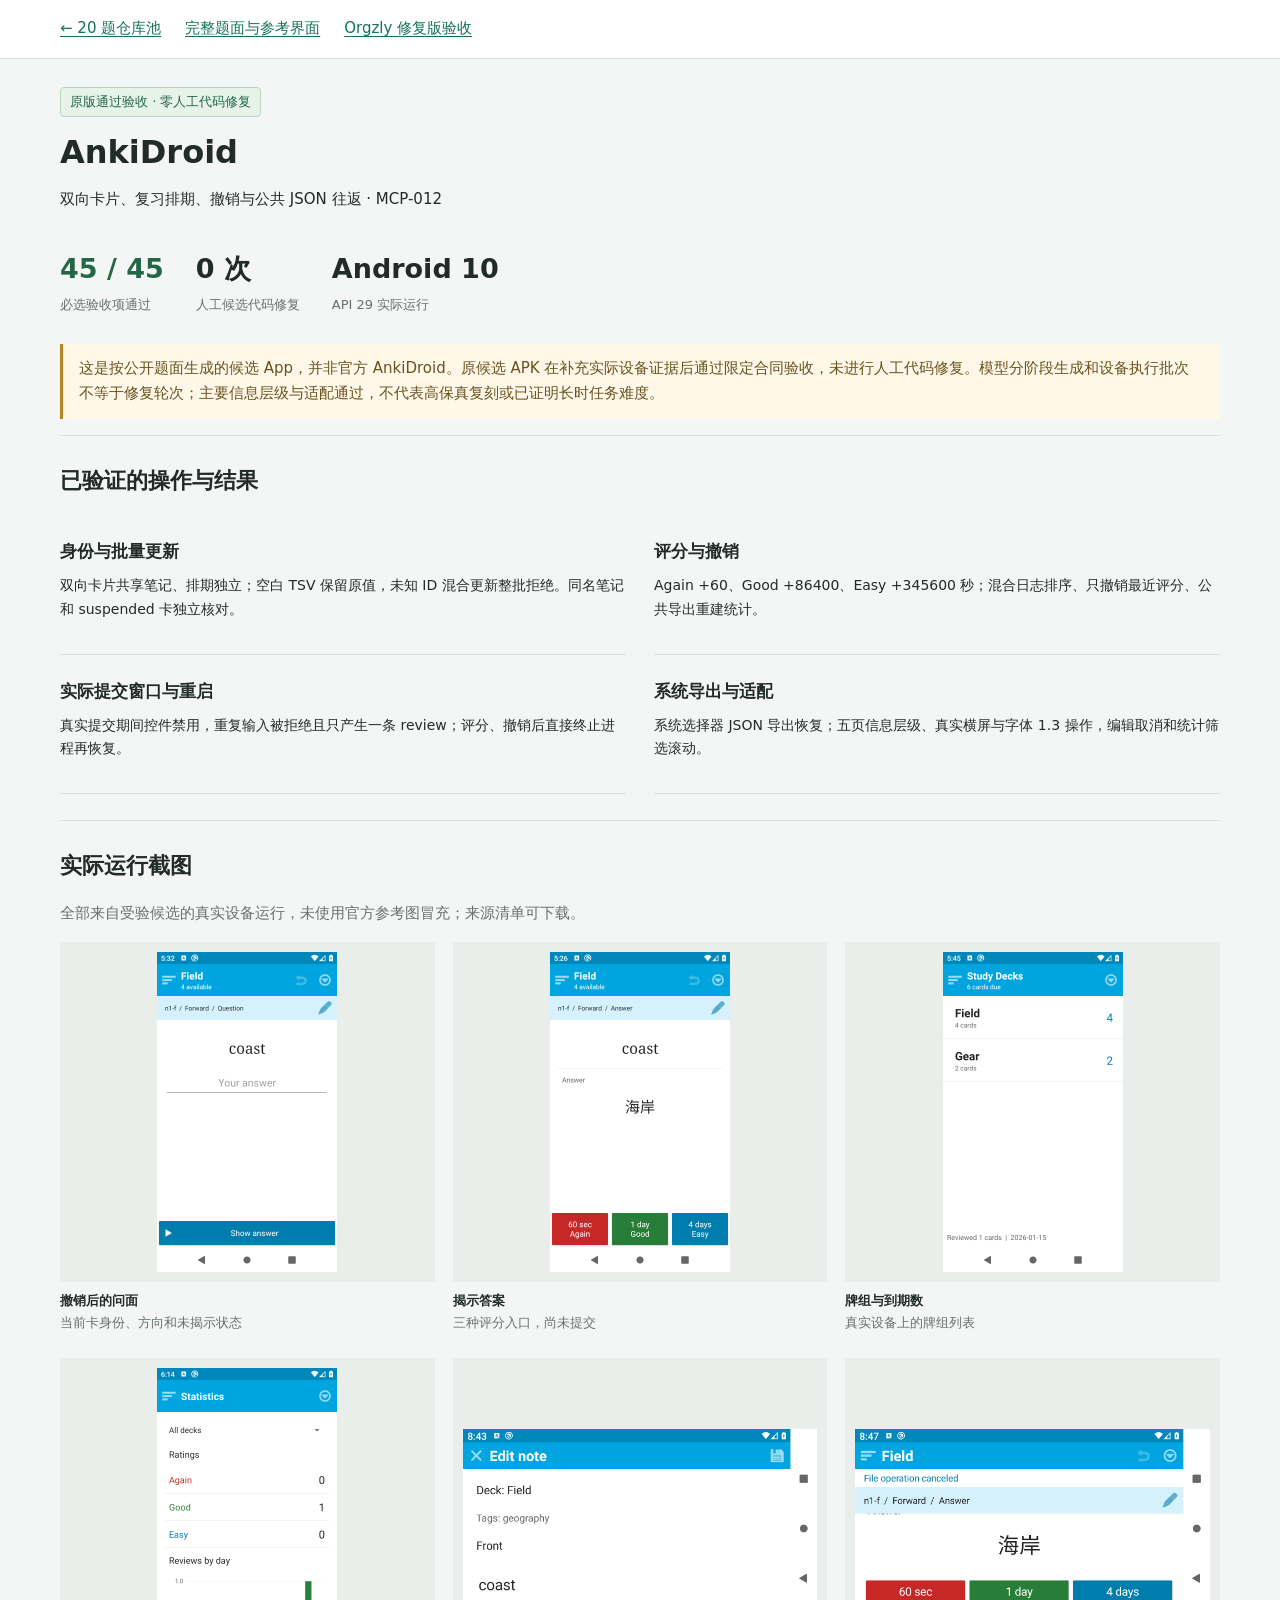
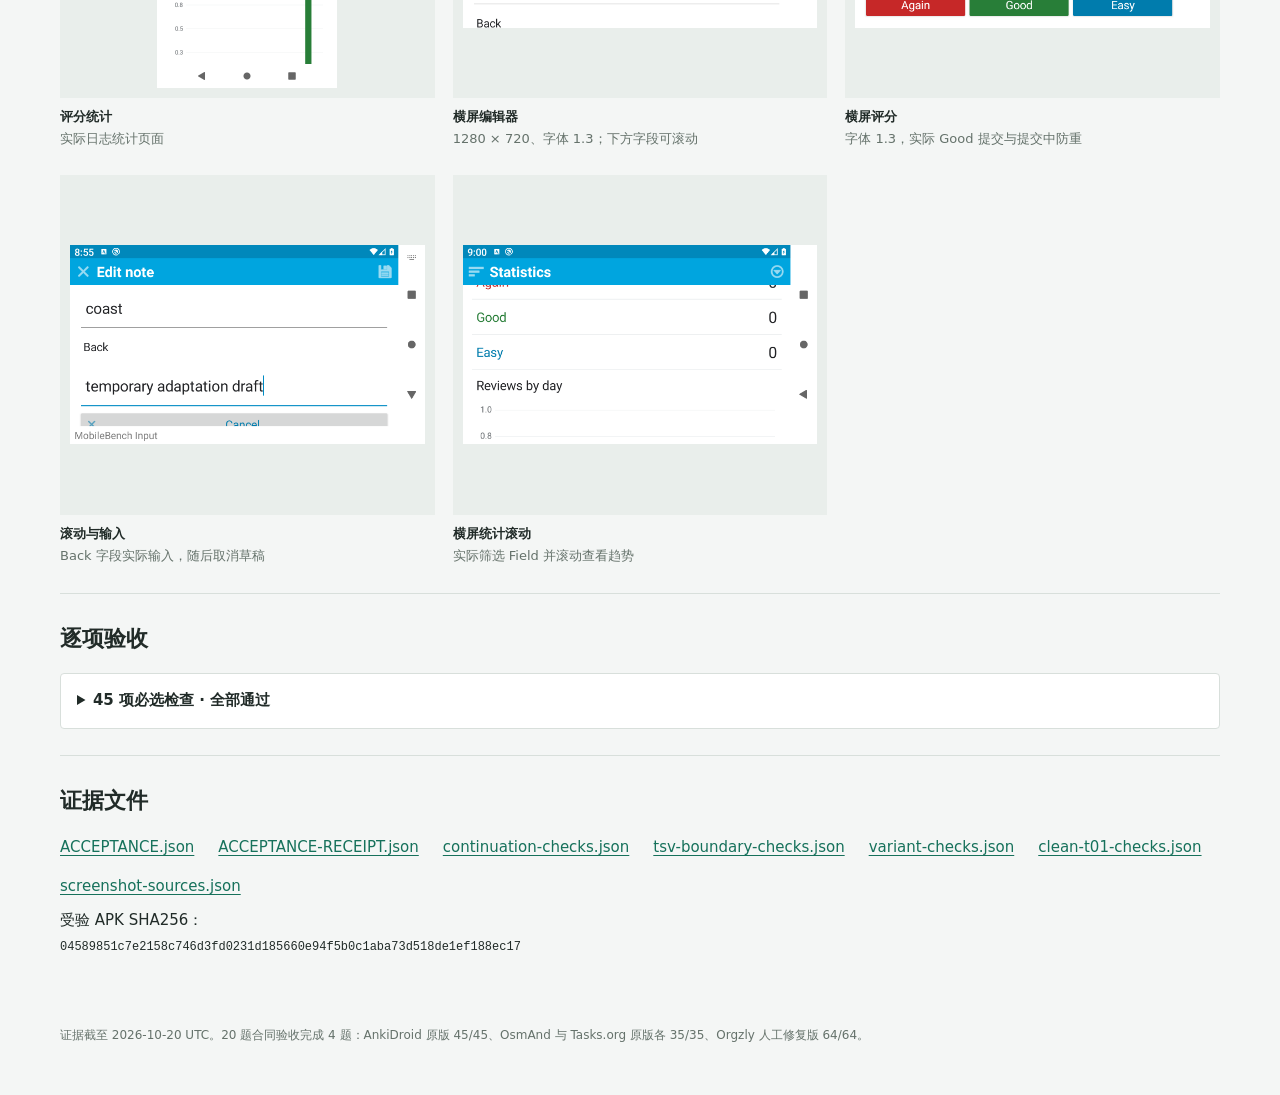
<file: pool-v3/ankidroid/acceptance.html>
<!doctype html><html lang="zh-CN"><head><meta charset="utf-8"><meta name="viewport" content="width=device-width,initial-scale=1"><title>AnkiDroid · 原版验收结果</title><style>
*{box-sizing:border-box;letter-spacing:0}body{margin:0;background:#f4f6f5;color:#212b28;font:15px/1.7 system-ui,-apple-system,"Noto Sans CJK SC",sans-serif}a{color:#16715b;text-underline-offset:3px}a:focus-visible,summary:focus-visible{outline:3px solid #b98426;outline-offset:4px}header{background:white;border-bottom:1px solid #d8dfdb;padding:16px 24px}header nav{max-width:1160px;margin:auto;display:flex;gap:24px;flex-wrap:wrap}main{max-width:1208px;margin:auto;padding:28px 24px 50px}h1{font-size:32px;margin:8px 0}h2{font-size:22px;margin:0 0 16px}h3{font-size:17px;margin:6px 0}p{margin:8px 0 16px}.muted,figcaption span{color:#65726b}.pass{color:#246747;font-weight:600}.status{display:inline-block;padding:3px 9px;background:#e7f3e9;border:1px solid #b7d6c0;border-radius:4px;color:#246747;font-size:13px}.metrics{display:flex;gap:32px;flex-wrap:wrap;padding:18px 0}.metrics strong{display:block;font-size:27px}.metrics span{font-size:13px;color:#65726b}.notice{border-left:3px solid #b98426;background:#fff8e9;padding:12px 16px;color:#68521f}.band{padding:26px 0;border-top:1px solid #d8dfdb}.flows{display:grid;grid-template-columns:repeat(2,minmax(0,1fr));gap:0 28px}.flows article{padding:16px 0;border-bottom:1px solid #d8dfdb}.flows p{font-size:14px}.flows article>span{font-size:12px}.screens{display:grid;grid-template-columns:repeat(3,minmax(0,1fr));gap:24px 18px}figure{margin:0;min-width:0}figure a{display:flex;height:340px;background:#e9eeeb;padding:10px;justify-content:center;align-items:center}figure img{width:100%;height:100%;object-fit:contain}figcaption{font-size:13px;padding-top:8px}figcaption span{display:block}details{background:#fff;border:1px solid #d8dfdb;border-radius:4px}summary{cursor:pointer;padding:14px 16px;font-weight:600}.table-wrap{overflow-x:auto}table{border-collapse:collapse;width:100%;font-size:13px}th,td{text-align:left;padding:10px 14px;border-top:1px solid #d8dfdb;vertical-align:top}th{background:#e9eeeb}td:first-child,td:last-child{white-space:nowrap}.downloads{display:flex;gap:14px 24px;flex-wrap:wrap}code{font-size:12px;overflow-wrap:anywhere}footer{font-size:12px;color:#65726b;margin-top:24px}@media(max-width:760px){main{padding:22px 16px}.screens{grid-template-columns:repeat(2,minmax(0,1fr))}.flows{grid-template-columns:1fr}figure a{height:280px}h1{font-size:28px}.metrics{gap:20px}}@media(max-width:420px){.screens{grid-template-columns:1fr}figure a{height:370px}.metrics strong{font-size:24px}}
</style></head><body>
<header><nav><a href="../../pool-20.html">← 20 题仓库池</a><a href="../../pool-20.html#ankidroid">完整题面与参考界面</a><a href="../orgzly/acceptance.html">Orgzly 修复版验收</a></nav></header>
<main><span class="status">原版通过验收 · 零人工代码修复</span><h1>AnkiDroid</h1><p>双向卡片、复习排期、撤销与公共 JSON 往返 · MCP-012</p>
<div class="metrics"><div><strong class="pass">45 / 45</strong><span>必选验收项通过</span></div><div><strong>0 次</strong><span>人工候选代码修复</span></div><div><strong>Android 10</strong><span>API 29 实际运行</span></div></div>
<p class="notice">这是按公开题面生成的候选 App，并非官方 AnkiDroid。原候选 APK 在补充实际设备证据后通过限定合同验收，未进行人工代码修复。模型分阶段生成和设备执行批次不等于修复轮次；主要信息层级与适配通过，不代表高保真复刻或已证明长时任务难度。</p>
<section class="band"><h2>已验证的操作与结果</h2><div class="flows"><article><h3>身份与批量更新</h3><p>双向卡片共享笔记、排期独立；空白 TSV 保留原值，未知 ID 混合更新整批拒绝。同名笔记和 suspended 卡独立核对。</p></article><article><h3>评分与撤销</h3><p>Again +60、Good +86400、Easy +345600 秒；混合日志排序、只撤销最近评分、公共导出重建统计。</p></article><article><h3>实际提交窗口与重启</h3><p>真实提交期间控件禁用，重复输入被拒绝且只产生一条 review；评分、撤销后直接终止进程再恢复。</p></article><article><h3>系统导出与适配</h3><p>系统选择器 JSON 导出恢复；五页信息层级、真实横屏与字体 1.3 操作，编辑取消和统计筛选滚动。</p></article></div></section>
<section class="band"><h2>实际运行截图</h2><p class="muted">全部来自受验候选的真实设备运行，未使用官方参考图冒充；来源清单可下载。</p><div class="screens"><figure><a href="acceptance/t1-after-undo.png"><img src="acceptance/t1-after-undo.png" alt="撤销后的问面" loading="lazy"></a><figcaption><strong>撤销后的问面</strong><span>当前卡身份、方向和未揭示状态</span></figcaption></figure><figure><a href="acceptance/t1-answer-unrecorded.png"><img src="acceptance/t1-answer-unrecorded.png" alt="揭示答案" loading="lazy"></a><figcaption><strong>揭示答案</strong><span>三种评分入口，尚未提交</span></figcaption></figure><figure><a href="acceptance/t4-decks-due.png"><img src="acceptance/t4-decks-due.png" alt="牌组与到期数" loading="lazy"></a><figcaption><strong>牌组与到期数</strong><span>真实设备上的牌组列表</span></figcaption></figure><figure><a href="acceptance/t3-statistics.png"><img src="acceptance/t3-statistics.png" alt="评分统计" loading="lazy"></a><figcaption><strong>评分统计</strong><span>实际日志统计页面</span></figcaption></figure><figure><a href="acceptance/actual-landscape13-editor.png"><img src="acceptance/actual-landscape13-editor.png" alt="横屏编辑器" loading="lazy"></a><figcaption><strong>横屏编辑器</strong><span>1280 × 720、字体 1.3；下方字段可滚动</span></figcaption></figure><figure><a href="acceptance/landscape13-answer-actions.png"><img src="acceptance/landscape13-answer-actions.png" alt="横屏评分" loading="lazy"></a><figcaption><strong>横屏评分</strong><span>字体 1.3，实际 Good 提交与提交中防重</span></figcaption></figure><figure><a href="acceptance/landscape13-back-edited.png"><img src="acceptance/landscape13-back-edited.png" alt="滚动与输入" loading="lazy"></a><figcaption><strong>滚动与输入</strong><span>Back 字段实际输入，随后取消草稿</span></figcaption></figure><figure><a href="acceptance/landscape13-statistics-trend.png"><img src="acceptance/landscape13-statistics-trend.png" alt="横屏统计滚动" loading="lazy"></a><figcaption><strong>横屏统计滚动</strong><span>实际筛选 Field 并滚动查看趋势</span></figcaption></figure></div></section>
<section class="band"><h2>逐项验收</h2><details><summary>45 项必选检查 · 全部通过</summary><div class="table-wrap"><table><thead><tr><th>编号</th><th>验收条件</th><th>结果</th></tr></thead><tbody><tr><td>R01-01</td><td>fixture导入后note/card独立，双向共享内容而排期独立</td><td class="pass">通过</td></tr><tr><td>R01-02</td><td>真实TSV按note_id更新，不重复卡、不重置due/review</td><td class="pass">通过</td></tr><tr><td>R01-03</td><td>TSV空白字段保留原值</td><td class="pass">通过</td></tr><tr><td>R01-04</td><td>未知ID整份TSV更新拒绝且数据不变</td><td class="pass">通过</td></tr><tr><td>R02-01</td><td>due&lt;=业务时钟且未bury的计数与队列</td><td class="pass">通过</td></tr><tr><td>R02-02</td><td>suspended卡排除于可复习计数/队列</td><td class="pass">通过</td></tr><tr><td>R02-03</td><td>按due再card_id升序</td><td class="pass">通过</td></tr><tr><td>R02-04</td><td>业务时钟来自fixture并支持精确+60秒/+1天</td><td class="pass">通过</td></tr><tr><td>R03-01</td><td>问面只有当前方向提示，未翻面不可评分</td><td class="pass">通过</td></tr><tr><td>R03-02</td><td>翻面答案及三评分操作可达</td><td class="pass">通过</td></tr><tr><td>R03-03</td><td>反向卡交换front/back</td><td class="pass">通过</td></tr><tr><td>R03-04</td><td>一次评分唯一review_id；207ms快速双击不重复</td><td class="pass">通过</td></tr><tr><td>R03-05</td><td>提交未完成时重复点按不重复记数</td><td class="pass">通过</td></tr><tr><td>R04-01</td><td>Again due=clock+60且interval同步</td><td class="pass">通过</td></tr><tr><td>R04-02</td><td>Good due=clock+86400且interval同步</td><td class="pass">通过</td></tr><tr><td>R04-03</td><td>Easy due=clock+345600且interval同步</td><td class="pass">通过</td></tr><tr><td>R04-04</td><td>统计从review日志重建各评分次数</td><td class="pass">通过</td></tr><tr><td>R04-05</td><td>同note兄弟卡临时bury不改due；结束会话全部解除</td><td class="pass">通过</td></tr><tr><td>R05-01</td><td>撤销最近评分删对应review、恢复due/interval/bury/原问面</td><td class="pass">通过</td></tr><tr><td>R05-02</td><td>后续评分替换撤销栈顶，其余日志不变</td><td class="pass">通过</td></tr><tr><td>R05-03</td><td>取消编辑不影响排期</td><td class="pass">通过</td></tr><tr><td>R06-01</td><td>编辑保存共享双向文本、回问面、due/history不变</td><td class="pass">通过</td></tr><tr><td>R06-02</td><td>返回牌组再进入按同队列规则，不用同标题作为ID</td><td class="pass">通过</td></tr><tr><td>R07-01</td><td>成功评分后force-stop恢复当前卡/面/bury/clock</td><td class="pass">通过</td></tr><tr><td>R07-02</td><td>撤销成功后force-stop恢复所有due及原问面</td><td class="pass">通过</td></tr><tr><td>R07-03</td><td>编辑成功持久化且取消草稿丢弃</td><td class="pass">通过</td></tr><tr><td>R07-04</td><td>答面旋转及force-stop仍同card/答面，不评分/抽卡</td><td class="pass">通过</td></tr><tr><td>R08-01</td><td>系统选择器导出UTF-8 JSON包含七类公共字段并可恢复</td><td class="pass">通过</td></tr><tr><td>R08-02</td><td>reviews含review_id/card_id/rating/at/previous_due/new_due</td><td class="pass">通过</td></tr><tr><td>R08-03</td><td>reviews按at再review_id排序</td><td class="pass">通过</td></tr><tr><td>R08-04</td><td>统计与牌组计数可由公共导出重建</td><td class="pass">通过</td></tr><tr><td>R09-01</td><td>问面阶段提示层级</td><td class="pass">通过</td></tr><tr><td>R10-01</td><td>答面揭示与三评分区</td><td class="pass">通过</td></tr><tr><td>R11-01</td><td>牌组与到期计数层级</td><td class="pass">通过</td></tr><tr><td>R12-01</td><td>统计分类趋势层级</td><td class="pass">通过</td></tr><tr><td>R13-01</td><td>笔记字段与保存入口层级</td><td class="pass">通过</td></tr><tr><td>B01</td><td>APK/源码/构建说明/自测交付</td><td class="pass">通过</td></tr><tr><td>B02</td><td>核心控件可访问名称、列表身份/计数/状态可读</td><td class="pass">通过</td></tr><tr><td>B03</td><td>真实横屏核心控件无遮挡且可操作</td><td class="pass">通过</td></tr><tr><td>B04</td><td>字体1.3核心控件无遮挡且可操作</td><td class="pass">通过</td></tr><tr><td>B05</td><td>旋转不得重复评分提交</td><td class="pass">通过</td></tr><tr><td>T01-INIT</td><td>T01原始独立初态与恢复终态</td><td class="pass">通过</td></tr><tr><td>T02-INIT</td><td>T02独立原始初态再Good→编辑/TSV/取消</td><td class="pass">通过</td></tr><tr><td>T03-INIT</td><td>T03原始独立初态与导出恢复</td><td class="pass">通过</td></tr><tr><td>T04-INIT</td><td>T04原始答面未评分初态、Again与60秒终态</td><td class="pass">通过</td></tr></tbody></table></div></details></section>
<section class="band"><h2>证据文件</h2><div class="downloads"><a href="acceptance/ACCEPTANCE.json">ACCEPTANCE.json</a><a href="acceptance/ACCEPTANCE-RECEIPT.json">ACCEPTANCE-RECEIPT.json</a><a href="acceptance/continuation-checks.json">continuation-checks.json</a><a href="acceptance/tsv-boundary-checks.json">tsv-boundary-checks.json</a><a href="acceptance/variant-checks.json">variant-checks.json</a><a href="acceptance/clean-t01-checks.json">clean-t01-checks.json</a><a href="acceptance/screenshot-sources.json">screenshot-sources.json</a></div><p>受验 APK SHA256：<br><code>04589851c7e2158c746d3fd0231d185660e94f5b0c1aba73d518de1ef188ec17</code></p></section><footer>证据截至 2026-10-20 UTC。20 题合同验收完成 4 题：AnkiDroid 原版 45/45、OsmAnd 与 Tasks.org 原版各 35/35、Orgzly 人工修复版 64/64。</footer></main></body></html>
</file>
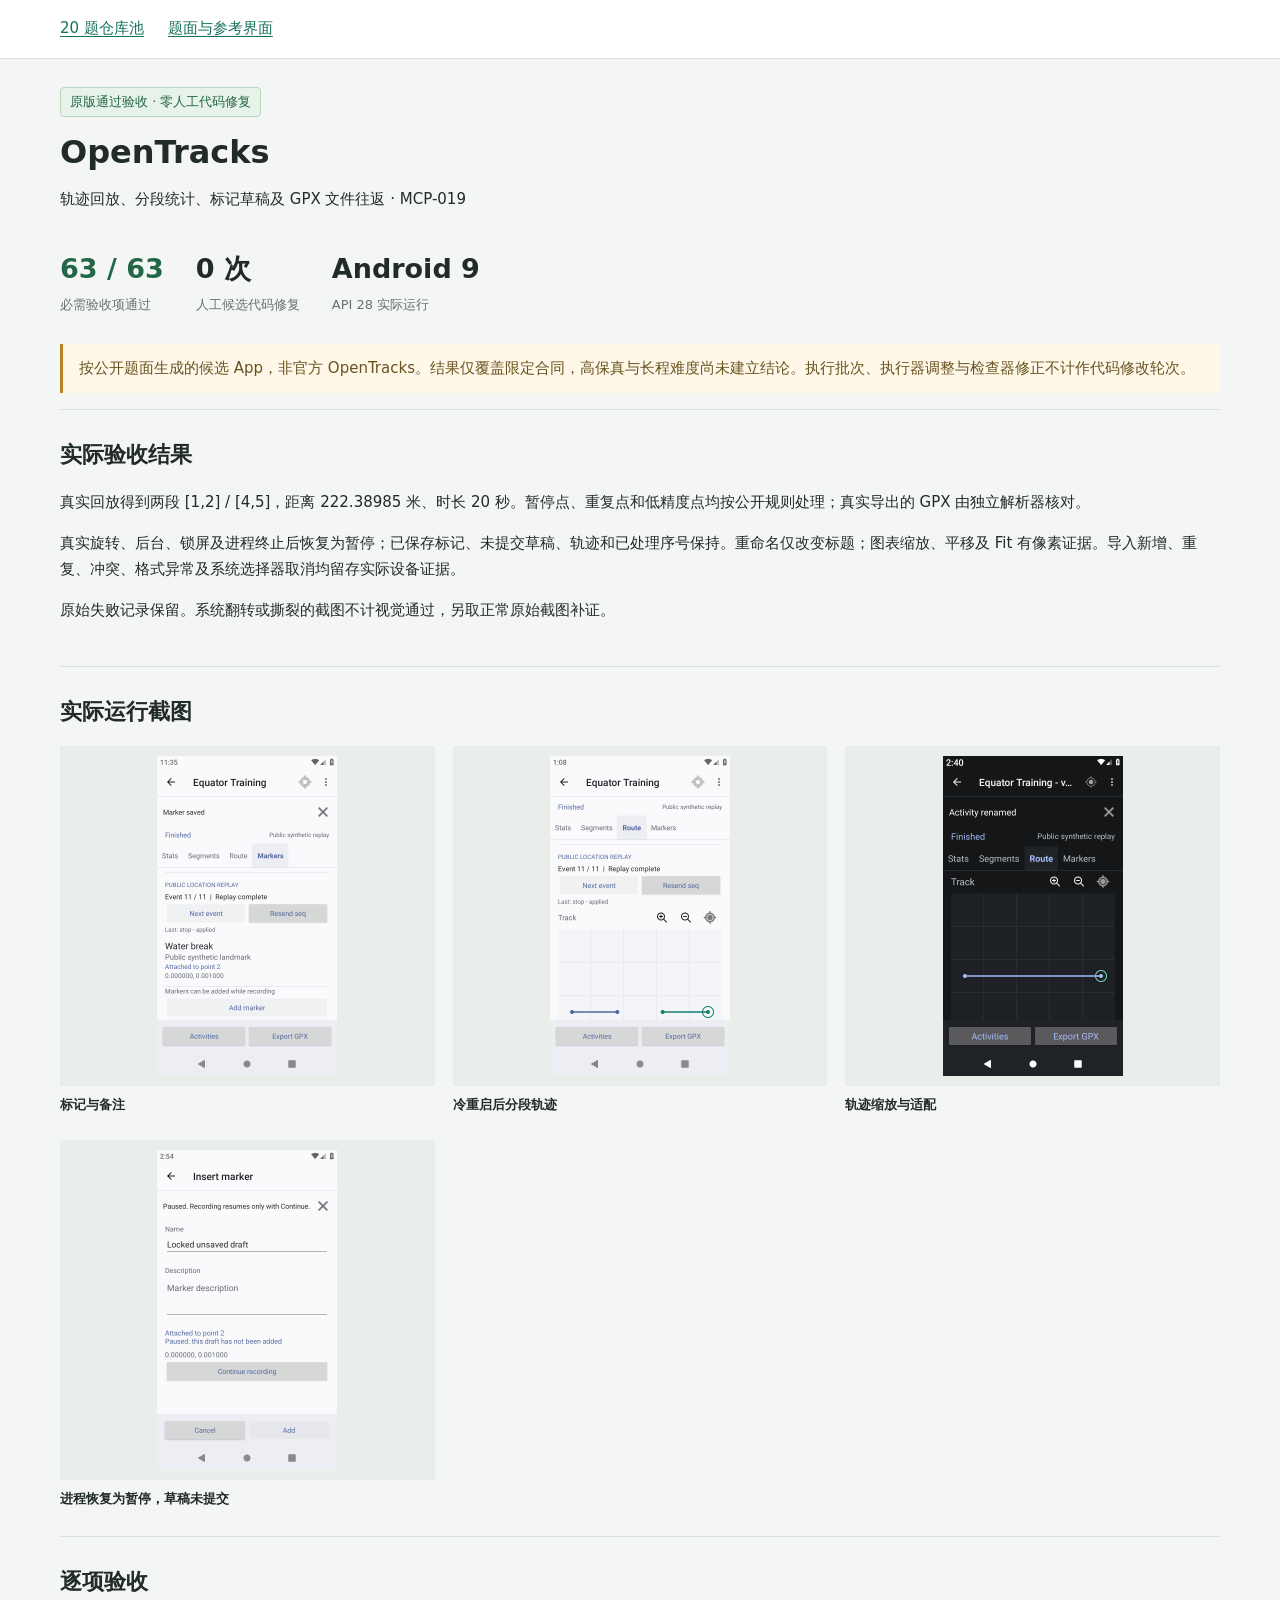
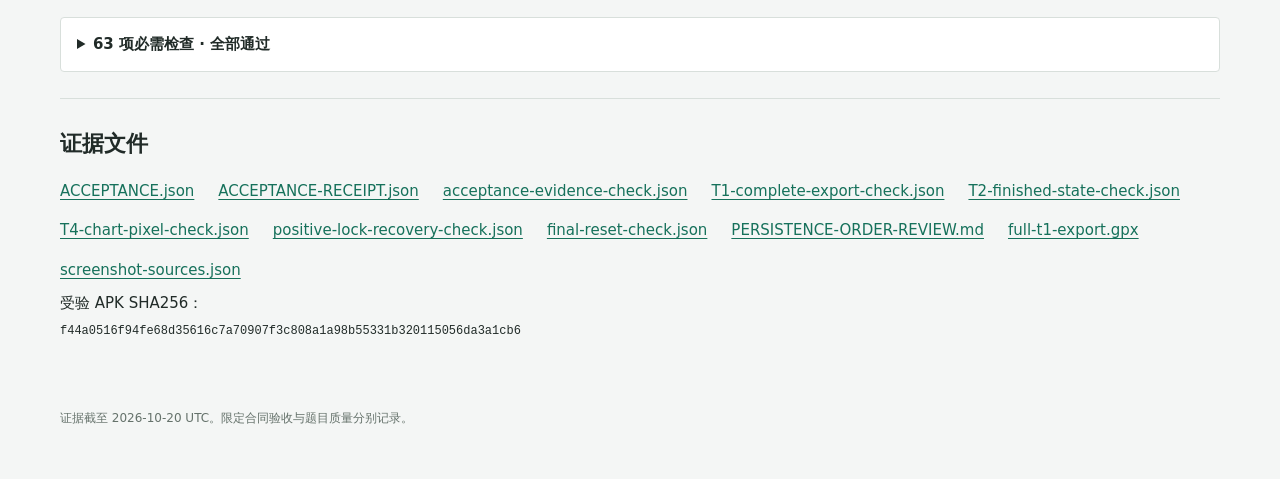
<file: pool-v3/opentracks/acceptance.html>
<!doctype html><html lang="zh-CN"><head><meta charset="utf-8"><meta name="viewport" content="width=device-width,initial-scale=1"><title>OpenTracks · 原版验收结果</title><style>
*{box-sizing:border-box;letter-spacing:0}body{margin:0;background:#f4f6f5;color:#212b28;font:15px/1.7 system-ui,-apple-system,"Noto Sans CJK SC",sans-serif}a{color:#16715b;text-underline-offset:3px}a:focus-visible,summary:focus-visible{outline:3px solid #b98426;outline-offset:4px}header{background:white;border-bottom:1px solid #d8dfdb;padding:16px 24px}header nav{max-width:1160px;margin:auto;display:flex;gap:24px;flex-wrap:wrap}main{max-width:1208px;margin:auto;padding:28px 24px 50px}h1{font-size:32px;margin:8px 0}h2{font-size:22px;margin:0 0 16px}h3{font-size:17px;margin:6px 0}p{margin:8px 0 16px}.muted,figcaption span{color:#65726b}.pass{color:#246747;font-weight:600}.status{display:inline-block;padding:3px 9px;background:#e7f3e9;border:1px solid #b7d6c0;border-radius:4px;color:#246747;font-size:13px}.metrics{display:flex;gap:32px;flex-wrap:wrap;padding:18px 0}.metrics strong{display:block;font-size:27px}.metrics span{font-size:13px;color:#65726b}.notice{border-left:3px solid #b98426;background:#fff8e9;padding:12px 16px;color:#68521f}.band{padding:26px 0;border-top:1px solid #d8dfdb}.flows{display:grid;grid-template-columns:repeat(2,minmax(0,1fr));gap:0 28px}.flows article{padding:16px 0;border-bottom:1px solid #d8dfdb}.flows p{font-size:14px}.flows article>span{font-size:12px}.screens{display:grid;grid-template-columns:repeat(3,minmax(0,1fr));gap:24px 18px}figure{margin:0;min-width:0}figure a{display:flex;height:340px;background:#e9eeeb;padding:10px;justify-content:center;align-items:center}figure img{width:100%;height:100%;object-fit:contain}figcaption{font-size:13px;padding-top:8px}figcaption span{display:block}details{background:#fff;border:1px solid #d8dfdb;border-radius:4px}summary{cursor:pointer;padding:14px 16px;font-weight:600}.table-wrap{overflow-x:auto}table{border-collapse:collapse;width:100%;font-size:13px}th,td{text-align:left;padding:10px 14px;border-top:1px solid #d8dfdb;vertical-align:top}th{background:#e9eeeb}td:first-child,td:last-child{white-space:nowrap}.downloads{display:flex;gap:14px 24px;flex-wrap:wrap}code{font-size:12px;overflow-wrap:anywhere}footer{font-size:12px;color:#65726b;margin-top:24px}@media(max-width:760px){main{padding:22px 16px}.screens{grid-template-columns:repeat(2,minmax(0,1fr))}.flows{grid-template-columns:1fr}figure a{height:280px}h1{font-size:28px}.metrics{gap:20px}}@media(max-width:420px){.screens{grid-template-columns:1fr}figure a{height:370px}.metrics strong{font-size:24px}}
</style></head><body>
<header><nav><a href="../../pool-20.html">20 题仓库池</a><a href="../../pool-20.html#opentracks">题面与参考界面</a></nav></header><main>
<span class="status">原版通过验收 · 零人工代码修复</span><h1>OpenTracks</h1><p>轨迹回放、分段统计、标记草稿及 GPX 文件往返 · MCP-019</p>
<div class="metrics"><div><strong class="pass">63 / 63</strong><span>必需验收项通过</span></div><div><strong>0 次</strong><span>人工候选代码修复</span></div><div><strong>Android 9</strong><span>API 28 实际运行</span></div></div>
<p class="notice">按公开题面生成的候选 App，非官方 OpenTracks。结果仅覆盖限定合同，高保真与长程难度尚未建立结论。执行批次、执行器调整与检查器修正不计作代码修改轮次。</p>
<section class="band"><h2>实际验收结果</h2><p>真实回放得到两段 [1,2] / [4,5]，距离 222.38985 米、时长 20 秒。暂停点、重复点和低精度点均按公开规则处理；真实导出的 GPX 由独立解析器核对。</p><p>真实旋转、后台、锁屏及进程终止后恢复为暂停；已保存标记、未提交草稿、轨迹和已处理序号保持。重命名仅改变标题；图表缩放、平移及 Fit 有像素证据。导入新增、重复、冲突、格式异常及系统选择器取消均留存实际设备证据。</p><p>原始失败记录保留。系统翻转或撕裂的截图不计视觉通过，另取正常原始截图补证。</p></section>
<section class="band"><h2>实际运行截图</h2><div class="screens"><figure><a href="acceptance/marker-remark-saved.png"><img src="acceptance/marker-remark-saved.png" alt="标记与备注" loading="lazy"></a><figcaption><strong>标记与备注</strong></figcaption></figure><figure><a href="acceptance/t2-route-after-cold-restart.png"><img src="acceptance/t2-route-after-cold-restart.png" alt="冷重启后分段轨迹" loading="lazy"></a><figcaption><strong>冷重启后分段轨迹</strong></figcaption></figure><figure><a href="acceptance/t4-route-fit-visible.png"><img src="acceptance/t4-route-fit-visible.png" alt="轨迹缩放与适配" loading="lazy"></a><figcaption><strong>轨迹缩放与适配</strong></figcaption></figure><figure><a href="acceptance/positive-recovery-launched.png"><img src="acceptance/positive-recovery-launched.png" alt="进程恢复为暂停，草稿未提交" loading="lazy"></a><figcaption><strong>进程恢复为暂停，草稿未提交</strong></figcaption></figure></div></section>
<section class="band"><h2>逐项验收</h2><details><summary>63 项必需检查 · 全部通过</summary><div class="table-wrap"><table><thead><tr><th>编号</th><th>验收条件</th><th>结果</th></tr></thead><tbody><tr><td>R01-01</td><td>从空工程实现活动列表、开始/暂停/继续/停止、实时统计、轨迹折线、标记编辑、活动详情、重命名、导入导出与设置</td><td class="pass">通过</td></tr><tr><td>R01-02</td><td>采用官方页面信息结构，但不要求在线地图、蓝牙或商业服务</td><td class="pass">通过</td></tr><tr><td>R02-01</td><td>公开input/replay.json是本题确定性定位源，提供明显的回放模式与下一事件命令，每次按顺序投递一个事件</td><td class="pass">通过</td></tr><tr><td>R02-02</td><td>不得假称为真实GPS</td><td class="pass">通过</td></tr><tr><td>R02-04</td><td>idle开始后recording</td><td class="pass">通过</td></tr><tr><td>R02-05</td><td>暂停变paused</td><td class="pass">通过</td></tr><tr><td>R02-06</td><td>继续开启新段</td><td class="pass">通过</td></tr><tr><td>R02-07</td><td>停止变finished并持久化</td><td class="pass">通过</td></tr><tr><td>R02-08</td><td>paused时位置事件丢弃，不补录，不用暂停段连接两端距离</td><td class="pass">通过</td></tr><tr><td>R02-09</td><td>另提供公开的按seq重投入口，可选择已投递事件并再次发送</td><td class="pass">通过</td></tr><tr><td>R02-10</td><td>重投不推进下一事件游标，用于操作任务书的去重验收</td><td class="pass">通过</td></tr><tr><td>R03-01</td><td>每条位置有唯一seq、UTC秒、lat/lon</td><td class="pass">通过</td></tr><tr><td>R03-02</td><td>已处理seq再次到达必须忽略</td><td class="pass">通过</td></tr><tr><td>R03-03</td><td>只在recording且accuracy_m&lt;=20时接受，其他坐标不计入轨迹</td><td class="pass">通过</td></tr><tr><td>R03-04</td><td>距离采用球半径6371000m的Haversine，逐段相邻点累加</td><td class="pass">通过</td></tr><tr><td>R03-05</td><td>时长为每段最后接受点时间减首点之和，空/单点段0</td><td class="pass">通过</td></tr><tr><td>R03-06</td><td>显示距离米2位/时长整数秒</td><td class="pass">通过</td></tr><tr><td>R03-07</td><td>默认示例两段距离222.39m±0.02、时长20秒，暂停点不计入</td><td class="pass">通过</td></tr><tr><td>R04-01</td><td>录制中可添加文字标记，标记定位到最近已接受点，不消费新的定位seq</td><td class="pass">通过</td></tr><tr><td>R04-02</td><td>没有接受点时禁用并说明</td><td class="pass">通过</td></tr><tr><td>R04-03</td><td>标记有唯一UUID、名称、备注</td><td class="pass">通过</td></tr><tr><td>R04-04</td><td>取消不新增，旋转保草稿，锁屏/后台不自动提交</td><td class="pass">通过</td></tr><tr><td>R04-05</td><td>停止后活动详情显示标记与所属点</td><td class="pass">通过</td></tr><tr><td>R05-01</td><td>每个已处理事件与当前段/统计在完成反馈前持久化</td><td class="pass">通过</td></tr><tr><td>R05-02</td><td>进程终止重启时未完成活动恢复为paused，保留轨迹、标记和已处理seq，用户主动继续后开新段</td><td class="pass">通过</td></tr><tr><td>R05-03</td><td>不得自动开始录制</td><td class="pass">通过</td></tr><tr><td>R05-04</td><td>finished活动重启仍finished，重命名不改变track_id</td><td class="pass">通过</td></tr><tr><td>R06-01</td><td>支持GPX1.1真实文件导入导出、轨迹标记及活动列表</td><td class="pass">通过</td></tr><tr><td>R06-02</td><td>保留轨迹身份标记，避免重复导入</td><td class="pass">通过</td></tr><tr><td>R07-01</td><td>本题GPX采用每录制段一个trkseg，点含lat/lon/time，标记用wpt含name/desc，extensions中使用namespace urn:mobile-coding:opentracks-v1的track_id/point_seq</td><td class="pass">通过</td></tr><tr><td>R07-02</td><td>相同track_id+相同规范化内容重复导入no-op</td><td class="pass">通过</td></tr><tr><td>R07-03</td><td>相同ID不同内容整轨拒绝</td><td class="pass">通过</td></tr><tr><td>R07-04</td><td>格式错误/取消不改历史</td><td class="pass">通过</td></tr><tr><td>R07-05</td><td>规范化比较忽略XML空白和显示名称以外的属性顺序，但轨迹点序列、seq、时间、标记与标题均参与比较</td><td class="pass">通过</td></tr><tr><td>R08-01</td><td>导出通过系统另存为，取消不删除内部活动</td><td class="pass">通过</td></tr><tr><td>R08-02</td><td>独立XML解析必须得到实际点和段，不能只输出统计文字</td><td class="pass">通过</td></tr><tr><td>R08-03</td><td>旋转/主题/1.3字体保持录制状态，折线图可平移缩放但不要求特定地图底图</td><td class="pass">通过</td></tr><tr><td>R08-04</td><td>当前位置/总距离/段数/状态须可访问</td><td class="pass">通过</td></tr><tr><td>T1-02</td><td>初态：空历史，公开回放输入。</td><td class="pass">通过</td></tr><tr><td>T1-04</td><td>动作：开始→点1/2→添加Water break→暂停→点3→继续→点4/5→重复5→坏精度6→停止。</td><td class="pass">通过</td></tr><tr><td>T1-06</td><td>中间态：paused时点3无效；重复5与精度50点6不入库。</td><td class="pass">通过</td></tr><tr><td>T1-08</td><td>终态：2段4点、222.39m/20秒、标记绑定点2、finished。</td><td class="pass">通过</td></tr><tr><td>T1-10</td><td>复位：删除仅测试活动，重新加载回放。</td><td class="pass">通过</td></tr><tr><td>T1-12</td><td>视觉及其他证据：S01/S02/S03；状态/统计语义树、折线/标记截图及事件记录。</td><td class="pass">通过</td></tr><tr><td>T2-02</td><td>初态：开始并接受点1/2。</td><td class="pass">通过</td></tr><tr><td>T2-04</td><td>动作：旋转→终止进程→启动→检查paused→重投seq2→主动继续→点4/5→停止。</td><td class="pass">通过</td></tr><tr><td>T2-06</td><td>中间态：重启不会自动记录；seq2不重复，下一点开始新段。</td><td class="pass">通过</td></tr><tr><td>T2-08</td><td>终态：统计与T1接受点一致，无跨暂停跳线。</td><td class="pass">通过</td></tr><tr><td>T2-10</td><td>复位：清测试数据重放。</td><td class="pass">通过</td></tr><tr><td>T2-12</td><td>视觉及其他证据：S02/S04；重启前后录屏、段列表及原始seq输出。</td><td class="pass">通过</td></tr><tr><td>T3-02</td><td>初态：完成T1并有seed.gpx。</td><td class="pass">通过</td></tr><tr><td>T3-04</td><td>动作：导出活动→独立解析→导入seed两次→修改seed同ID坐标后再导入。</td><td class="pass">通过</td></tr><tr><td>T3-06</td><td>中间态：导出含2个trkseg和4点/wpt；seed首次新增。</td><td class="pass">通过</td></tr><tr><td>T3-08</td><td>终态：重复no-op，冲突整轨拒绝，原活动和seed均不被覆盖。</td><td class="pass">通过</td></tr><tr><td>T3-10</td><td>复位：清除本题导出文件及历史。</td><td class="pass">通过</td></tr><tr><td>T3-12</td><td>视觉及其他证据：S04；选择器/冲突页与GPX文件、解析清单及哈希。</td><td class="pass">通过</td></tr><tr><td>T4-02</td><td>初态：活动正在录制且已接受点。</td><td class="pass">通过</td></tr><tr><td>T4-04</td><td>动作：编辑标记草稿→旋转→取消→暂停→后台→返回→继续→停止→重命名→大字深色查看。</td><td class="pass">通过</td></tr><tr><td>T4-06</td><td>中间态：旋转保草稿，取消无新标记，后台不自动继续。</td><td class="pass">通过</td></tr><tr><td>T4-08</td><td>终态：finished标题更新而track_id不变，布局可操作。</td><td class="pass">通过</td></tr><tr><td>T4-10</td><td>复位：恢复字体主题，删除测试活动。</td><td class="pass">通过</td></tr><tr><td>T4-12</td><td>视觉及其他证据：S02/S03/S04；草稿/取消/详情录屏与图表语义状态。</td><td class="pass">通过</td></tr><tr><td>T4-14</td><td>异常不得用自动重试覆盖首败。系统选择器取消、旋转、进程终止须真实执行。仅Python/静态文件检查不能记为App验收通过。</td><td class="pass">通过</td></tr></tbody></table></div></details></section>
<section class="band"><h2>证据文件</h2><div class="downloads"><a href="acceptance/ACCEPTANCE.json">ACCEPTANCE.json</a><a href="acceptance/ACCEPTANCE-RECEIPT.json">ACCEPTANCE-RECEIPT.json</a><a href="acceptance/acceptance-evidence-check.json">acceptance-evidence-check.json</a><a href="acceptance/T1-complete-export-check.json">T1-complete-export-check.json</a><a href="acceptance/T2-finished-state-check.json">T2-finished-state-check.json</a><a href="acceptance/T4-chart-pixel-check.json">T4-chart-pixel-check.json</a><a href="acceptance/positive-lock-recovery-check.json">positive-lock-recovery-check.json</a><a href="acceptance/final-reset-check.json">final-reset-check.json</a><a href="acceptance/PERSISTENCE-ORDER-REVIEW.md">PERSISTENCE-ORDER-REVIEW.md</a><a href="acceptance/full-t1-export.gpx">full-t1-export.gpx</a><a href="acceptance/screenshot-sources.json">screenshot-sources.json</a></div><p>受验 APK SHA256：<br><code>f44a0516f94fe68d35616c7a70907f3c808a1a98b55331b320115056da3a1cb6</code></p></section><footer>证据截至 2026-10-20 UTC。限定合同验收与题目质量分别记录。</footer></main></body></html>
</file>
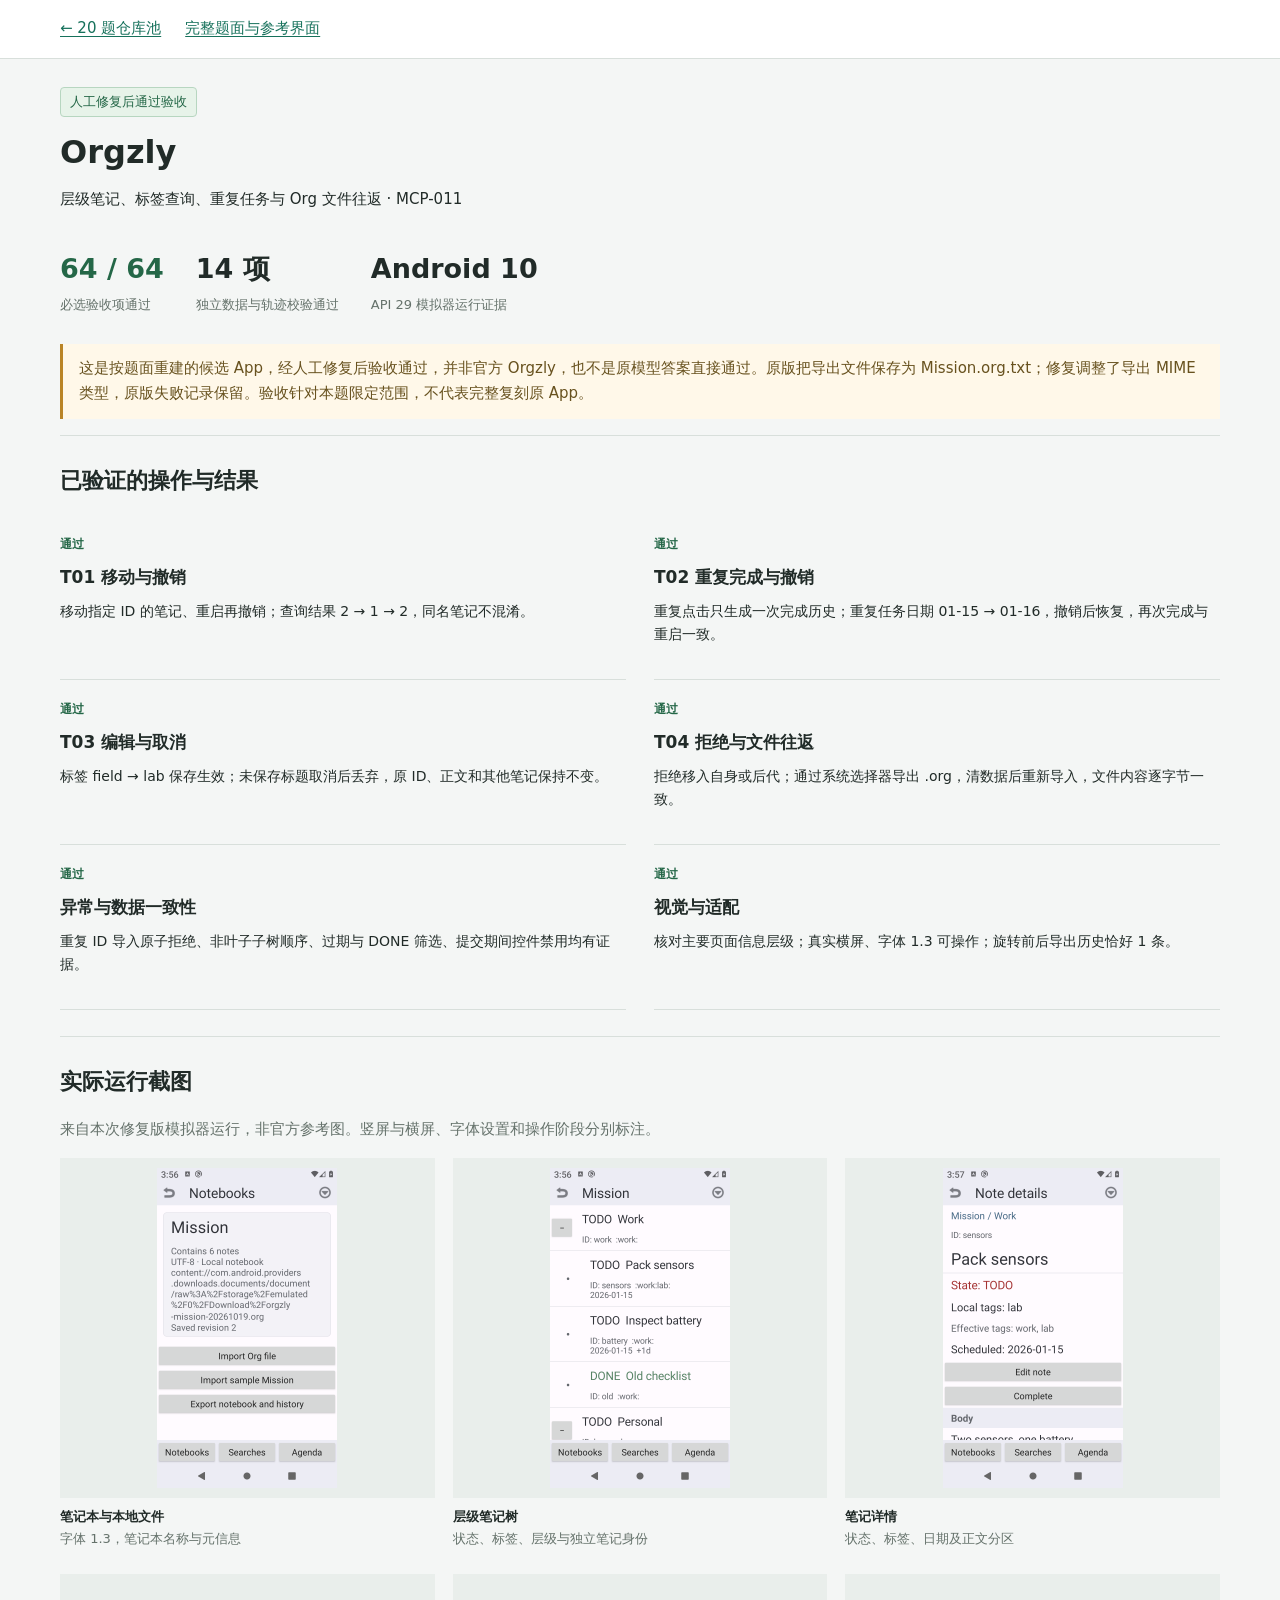
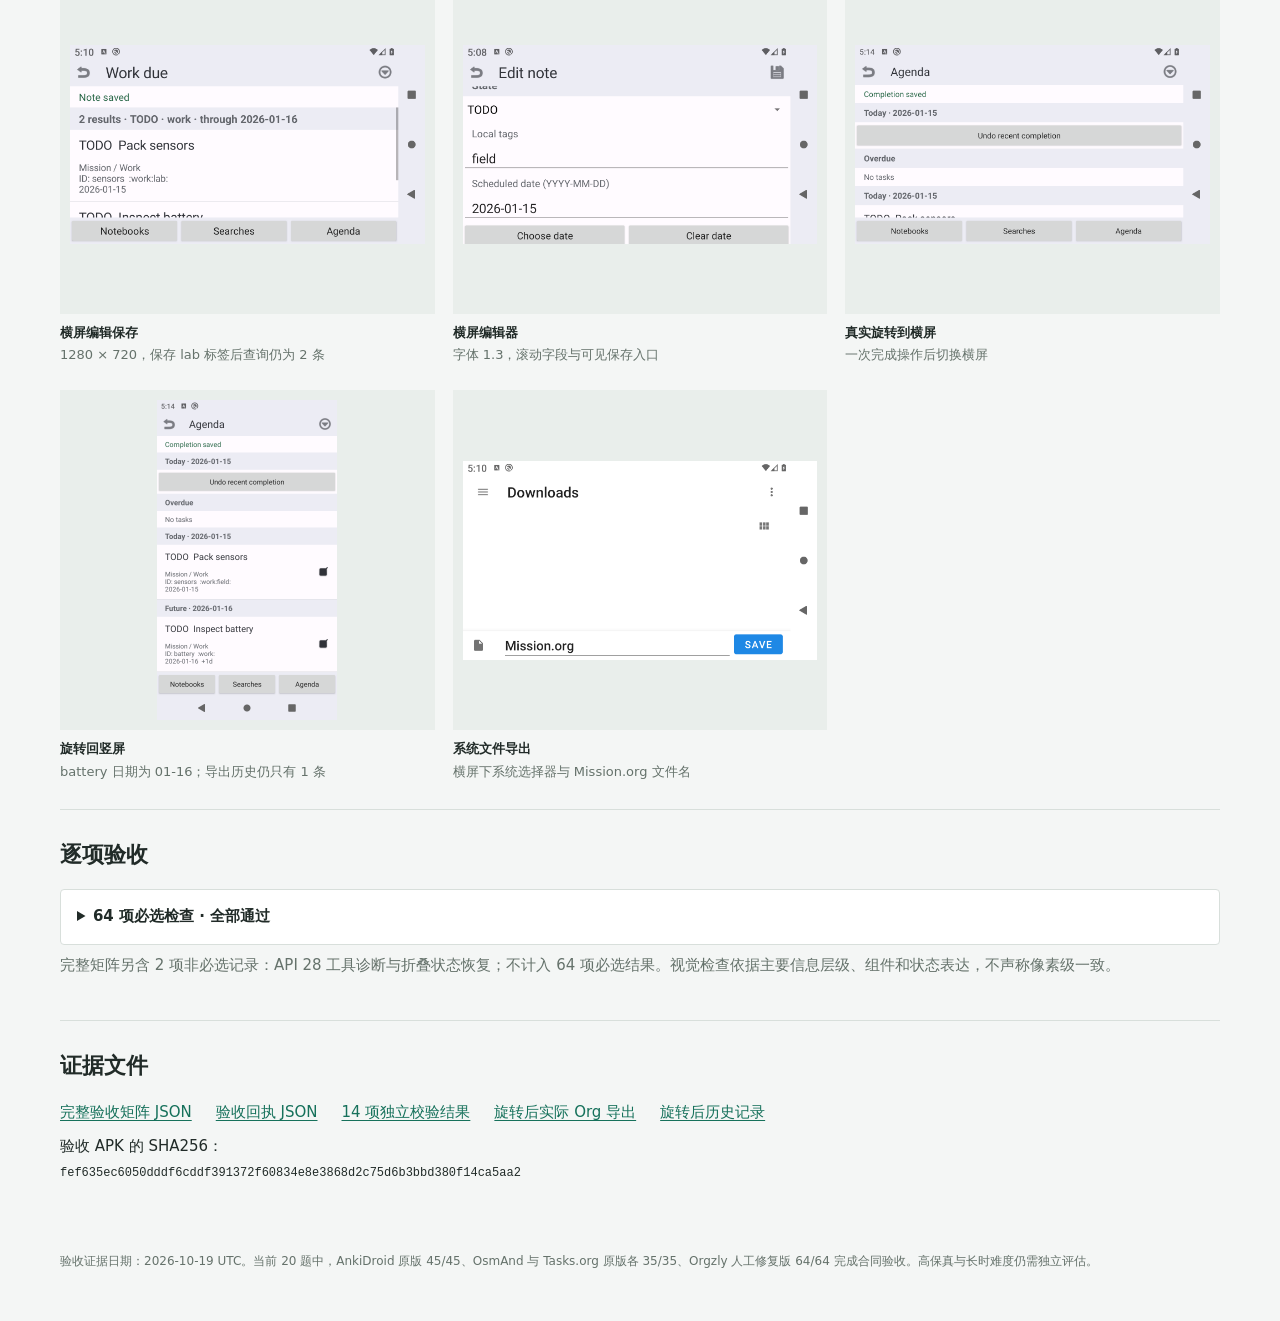
<file: pool-v3/orgzly/acceptance.html>
<!doctype html>
<html lang="zh-CN"><head><meta charset="utf-8"><meta name="viewport" content="width=device-width,initial-scale=1"><title>Orgzly · 运行验收结果</title>
<style>
*{box-sizing:border-box;letter-spacing:0}body{margin:0;background:#f4f6f5;color:#212b28;font:15px/1.7 system-ui,-apple-system,"Noto Sans CJK SC",sans-serif}a{color:#16715b;text-underline-offset:3px}a:focus-visible,summary:focus-visible{outline:3px solid #b98426;outline-offset:4px}header{background:white;border-bottom:1px solid #d8dfdb;padding:16px 24px}header nav{max-width:1160px;margin:auto;display:flex;gap:24px;flex-wrap:wrap}main{max-width:1208px;margin:auto;padding:28px 24px 50px}h1{font-size:32px;margin:8px 0}h2{font-size:22px;margin:0 0 16px}h3{font-size:17px;margin:6px 0}p{margin:8px 0 16px}.muted,figcaption span{color:#65726b}.pass{color:#246747;font-weight:600}.status{display:inline-block;padding:3px 9px;background:#e7f3e9;border:1px solid #b7d6c0;border-radius:4px;color:#246747;font-size:13px}.metrics{display:flex;gap:32px;flex-wrap:wrap;padding:18px 0}.metrics strong{display:block;font-size:27px}.metrics span{font-size:13px;color:#65726b}.notice{border-left:3px solid #b98426;background:#fff8e9;padding:12px 16px;color:#68521f}.band{padding:26px 0;border-top:1px solid #d8dfdb}.flows{display:grid;grid-template-columns:repeat(2,minmax(0,1fr));gap:0 28px}.flows article{padding:16px 0;border-bottom:1px solid #d8dfdb}.flows p{font-size:14px}.flows article>span{font-size:12px}.screens{display:grid;grid-template-columns:repeat(3,minmax(0,1fr));gap:24px 18px}figure{margin:0;min-width:0}figure a{display:flex;height:340px;background:#e9eeeb;padding:10px;justify-content:center;align-items:center}figure img{width:100%;height:100%;object-fit:contain}figcaption{font-size:13px;padding-top:8px}figcaption span{display:block}details{background:#fff;border:1px solid #d8dfdb;border-radius:4px}summary{cursor:pointer;padding:14px 16px;font-weight:600}.table-wrap{overflow-x:auto}table{border-collapse:collapse;width:100%;font-size:13px}th,td{text-align:left;padding:10px 14px;border-top:1px solid #d8dfdb;vertical-align:top}th{background:#e9eeeb}td:first-child,td:last-child{white-space:nowrap}.downloads{display:flex;gap:14px 24px;flex-wrap:wrap}code{font-size:12px;overflow-wrap:anywhere}footer{font-size:12px;color:#65726b;margin-top:24px}@media(max-width:760px){main{padding:22px 16px}.screens{grid-template-columns:repeat(2,minmax(0,1fr))}.flows{grid-template-columns:1fr}figure a{height:280px}h1{font-size:28px}.metrics{gap:20px}}@media(max-width:420px){.screens{grid-template-columns:1fr}figure a{height:370px}.metrics strong{font-size:24px}}
</style></head><body>
<header><nav><a href="../../pool-20.html">← 20 题仓库池</a><a href="../../pool-20.html#orgzly">完整题面与参考界面</a></nav></header>
<main><span class="status">人工修复后通过验收</span><h1>Orgzly</h1><p>层级笔记、标签查询、重复任务与 Org 文件往返 · MCP-011</p>
<div class="metrics"><div><strong class="pass">64 / 64</strong><span>必选验收项通过</span></div><div><strong>14 项</strong><span>独立数据与轨迹校验通过</span></div><div><strong>Android 10</strong><span>API 29 模拟器运行证据</span></div></div>
<p class="notice">这是按题面重建的候选 App，经人工修复后验收通过，并非官方 Orgzly，也不是原模型答案直接通过。原版把导出文件保存为 Mission.org.txt；修复调整了导出 MIME 类型，原版失败记录保留。验收针对本题限定范围，不代表完整复刻原 App。</p>
<section class="band"><h2>已验证的操作与结果</h2><div class="flows"><article><span class="pass">通过</span><h3>T01 移动与撤销</h3><p>移动指定 ID 的笔记、重启再撤销；查询结果 2 → 1 → 2，同名笔记不混淆。</p></article><article><span class="pass">通过</span><h3>T02 重复完成与撤销</h3><p>重复点击只生成一次完成历史；重复任务日期 01-15 → 01-16，撤销后恢复，再次完成与重启一致。</p></article><article><span class="pass">通过</span><h3>T03 编辑与取消</h3><p>标签 field → lab 保存生效；未保存标题取消后丢弃，原 ID、正文和其他笔记保持不变。</p></article><article><span class="pass">通过</span><h3>T04 拒绝与文件往返</h3><p>拒绝移入自身或后代；通过系统选择器导出 .org，清数据后重新导入，文件内容逐字节一致。</p></article><article><span class="pass">通过</span><h3>异常与数据一致性</h3><p>重复 ID 导入原子拒绝、非叶子子树顺序、过期与 DONE 筛选、提交期间控件禁用均有证据。</p></article><article><span class="pass">通过</span><h3>视觉与适配</h3><p>核对主要页面信息层级；真实横屏、字体 1.3 可操作；旋转前后导出历史恰好 1 条。</p></article></div></section>
<section class="band"><h2>实际运行截图</h2><p class="muted">来自本次修复版模拟器运行，非官方参考图。竖屏与横屏、字体设置和操作阶段分别标注。</p><div class="screens"><figure><a href="acceptance/portrait-font13-notebooks.png" target="_blank" rel="noopener"><img src="acceptance/portrait-font13-notebooks.png" alt="笔记本与本地文件" loading="lazy"></a><figcaption><strong>笔记本与本地文件</strong><span>字体 1.3，笔记本名称与元信息</span></figcaption></figure><figure><a href="acceptance/portrait-font13-tree.png" target="_blank" rel="noopener"><img src="acceptance/portrait-font13-tree.png" alt="层级笔记树" loading="lazy"></a><figcaption><strong>层级笔记树</strong><span>状态、标签、层级与独立笔记身份</span></figcaption></figure><figure><a href="acceptance/portrait-font13-detail.png" target="_blank" rel="noopener"><img src="acceptance/portrait-font13-detail.png" alt="笔记详情" loading="lazy"></a><figcaption><strong>笔记详情</strong><span>状态、标签、日期及正文分区</span></figcaption></figure><figure><a href="acceptance/actual-landscape-saved-query.png" target="_blank" rel="noopener"><img src="acceptance/actual-landscape-saved-query.png" alt="横屏编辑保存" loading="lazy"></a><figcaption><strong>横屏编辑保存</strong><span>1280 × 720，保存 lab 标签后查询仍为 2 条</span></figcaption></figure><figure><a href="acceptance/actual-landscape-editor.png" target="_blank" rel="noopener"><img src="acceptance/actual-landscape-editor.png" alt="横屏编辑器" loading="lazy"></a><figcaption><strong>横屏编辑器</strong><span>字体 1.3，滚动字段与可见保存入口</span></figcaption></figure><figure><a href="acceptance/true-rotation-landscape.png" target="_blank" rel="noopener"><img src="acceptance/true-rotation-landscape.png" alt="真实旋转到横屏" loading="lazy"></a><figcaption><strong>真实旋转到横屏</strong><span>一次完成操作后切换横屏</span></figcaption></figure><figure><a href="acceptance/true-rotation-portrait.png" target="_blank" rel="noopener"><img src="acceptance/true-rotation-portrait.png" alt="旋转回竖屏" loading="lazy"></a><figcaption><strong>旋转回竖屏</strong><span>battery 日期为 01-16；导出历史仍只有 1 条</span></figcaption></figure><figure><a href="acceptance/actual-landscape-export-picker.png" target="_blank" rel="noopener"><img src="acceptance/actual-landscape-export-picker.png" alt="系统文件导出" loading="lazy"></a><figcaption><strong>系统文件导出</strong><span>横屏下系统选择器与 Mission.org 文件名</span></figcaption></figure></div></section>
<section class="band"><h2>逐项验收</h2><details><summary>64 项必选检查 · 全部通过</summary><div class="table-wrap"><table><thead><tr><th>编号</th><th>验收条件</th><th>结果</th></tr></thead><tbody><tr><td>R01-01</td><td>通过真实系统选择器导入mission.org并显示6个独立ID</td><td class="pass">通过</td></tr><tr><td>R01-02</td><td>解析星号层级、TODO/DONE、局部标签、日期/+1d、ID和正文</td><td class="pass">通过</td></tr><tr><td>R01-03</td><td>同名sensors/home-sensors不合并</td><td class="pass">通过</td></tr><tr><td>R01-04</td><td>重复ID整次导入拒绝且原数据不变</td><td class="pass">通过</td></tr><tr><td>R02-01</td><td>真实折叠及展开节点</td><td class="pass">通过</td></tr><tr><td>R02-02</td><td>长按sensors选择并移动到Personal</td><td class="pass">通过</td></tr><tr><td>R02-03</td><td>移动即时重算继承work，Work due从2项变1项</td><td class="pass">通过</td></tr><tr><td>R02-04</td><td>移动保留ID、正文、局部标签、子节点顺序、日期</td><td class="pass">通过</td></tr><tr><td>R02-05</td><td>撤销移动恢复sensors父节点及Work due两项</td><td class="pass">通过</td></tr><tr><td>R02-06</td><td>撤销后sensors正文与原夹具一致</td><td class="pass">通过</td></tr><tr><td>R02-07</td><td>同名home-sensors全部字段不变</td><td class="pass">通过</td></tr><tr><td>R02-08</td><td>尝试Work移至后代battery显示拒绝</td><td class="pass">通过</td></tr><tr><td>R02-09</td><td>后代移动拒绝后完整树/数据不变</td><td class="pass">通过</td></tr><tr><td>R02-10</td><td>移至自身被拒绝且数据不变</td><td class="pass">通过</td></tr><tr><td>R03-01</td><td>编辑标题保存到原ID且不新增</td><td class="pass">通过</td></tr><tr><td>R03-02</td><td>编辑TODO/DONE保存到原ID</td><td class="pass">通过</td></tr><tr><td>R03-03</td><td>局部标签field改lab并保存，原ID sensors</td><td class="pass">通过</td></tr><tr><td>R03-04</td><td>编辑计划日期保存到原ID</td><td class="pass">通过</td></tr><tr><td>R03-05</td><td>标题Discard真实输入后取消，原标题保留</td><td class="pass">通过</td></tr><tr><td>R03-06</td><td>树、搜索、Agenda同时反映同一次编辑</td><td class="pass">通过</td></tr><tr><td>R03-07</td><td>状态和标签有可读文本</td><td class="pass">通过</td></tr><tr><td>R04-01</td><td>Work due初始恰battery/sensors</td><td class="pass">通过</td></tr><tr><td>R04-02</td><td>TODO AND继承work AND有日期&lt;=16筛选</td><td class="pass">通过</td></tr><tr><td>R04-03</td><td>同日按ID升序，跨日按日期升序</td><td class="pass">通过</td></tr><tr><td>R04-04</td><td>无日期父节点不进入结果</td><td class="pass">通过</td></tr><tr><td>R04-05</td><td>固定今日2026-01-15，今日/未来分组与日期一致</td><td class="pass">通过</td></tr><tr><td>R04-06</td><td>存在逾期项时归入逾期分组</td><td class="pass">通过</td></tr><tr><td>R04-07</td><td>DONE不出现在Agenda</td><td class="pass">通过</td></tr><tr><td>R04-08</td><td>查询结果显示ID与来源面包屑</td><td class="pass">通过</td></tr><tr><td>R05-01</td><td>完成battery日期15加一天到16且仍TODO</td><td class="pass">通过</td></tr><tr><td>R05-02</td><td>首次完成立即恰1条历史</td><td class="pass">通过</td></tr><tr><td>R05-03</td><td>撤销完成恢复日期15并移除历史</td><td class="pass">通过</td></tr><tr><td>R05-04</td><td>再次完成并重启后日期16，history恰1条且字段正确</td><td class="pass">通过</td></tr><tr><td>R05-05</td><td>连续快速点按一次只提交一次</td><td class="pass">通过</td></tr><tr><td>R05-06</td><td>提交期间Complete控件禁用</td><td class="pass">通过</td></tr><tr><td>R06-01</td><td>保存成功后force-stop恢复原ID与编辑数据</td><td class="pass">通过</td></tr><tr><td>R06-02</td><td>移动成功后force-stop恢复新父节点及继承标签</td><td class="pass">通过</td></tr><tr><td>R06-03</td><td>完成成功后force-stop恢复日期与历史</td><td class="pass">通过</td></tr><tr><td>R06-04</td><td>撤销移动后force-stop恢复层级/查询</td><td class="pass">通过</td></tr><tr><td>R06-05</td><td>撤销完成后force-stop恢复原日期/零历史</td><td class="pass">通过</td></tr><tr><td>R07-01</td><td>系统导出选择器实际生成文件</td><td class="pass">通过</td></tr><tr><td>R07-02</td><td>导出文件扩展名为.org</td><td class="pass">通过</td></tr><tr><td>R07-03</td><td>导出UTF-8及ID/层级/局部标签/正文/日期/+1d完整</td><td class="pass">通过</td></tr><tr><td>R07-04</td><td>清数据后仅以真实导出文件重新导入</td><td class="pass">通过</td></tr><tr><td>R07-05</td><td>往返后6 ID、字段、子节点顺序保持</td><td class="pass">通过</td></tr><tr><td>R07-06</td><td>往返后Work due结果保持battery/sensors</td><td class="pass">通过</td></tr><tr><td>R07-07</td><td>系统另导出history.json含正确字段且无重复</td><td class="pass">通过</td></tr><tr><td>R08-01</td><td>Notebook/详情/保存搜索/Agenda均有真实可达页面</td><td class="pass">通过</td></tr><tr><td>R08-02</td><td>从查询进入详情再返回保持Work due上下文</td><td class="pass">通过</td></tr><tr><td>R09-01</td><td>Notebook本地名称与主要层级</td><td class="pass">通过</td></tr><tr><td>R10-01</td><td>大纲缩进/折叠/选择工具栏主要层级</td><td class="pass">通过</td></tr><tr><td>R11-01</td><td>详情状态/标签/日期/正文主要层级</td><td class="pass">通过</td></tr><tr><td>R12-01</td><td>保存搜索列表/查询名称主要层级</td><td class="pass">通过</td></tr><tr><td>R13-01</td><td>Agenda按日期分组与面包屑主要层级</td><td class="pass">通过</td></tr><tr><td>B01</td><td>可安装APK/源码/构建说明/自测记录</td><td class="pass">通过</td></tr><tr><td>B02</td><td>所有核心控件有可访问名称与可读身份/状态/计数</td><td class="pass">通过</td></tr><tr><td>B03</td><td>横屏核心按钮不遮挡</td><td class="pass">通过</td></tr><tr><td>B04</td><td>1.3字体核心按钮不遮挡</td><td class="pass">通过</td></tr><tr><td>B05</td><td>旋转不会重复提交</td><td class="pass">通过</td></tr><tr><td>B06</td><td>Org导出和重新取得不依赖私有数据库/包名</td><td class="pass">通过</td></tr><tr><td>T01-RESET</td><td>T01从清数据并导入原始夹具开始</td><td class="pass">通过</td></tr><tr><td>T02-RESET</td><td>T02独立清数据导入原始夹具</td><td class="pass">通过</td></tr><tr><td>T03-RESET</td><td>T03独立清数据导入原始夹具</td><td class="pass">通过</td></tr><tr><td>T04-RESET</td><td>T04原始输入初态</td><td class="pass">通过</td></tr></tbody></table></div></details><p class="muted">完整矩阵另含 2 项非必选记录：API 28 工具诊断与折叠状态恢复；不计入 64 项必选结果。视觉检查依据主要信息层级、组件和状态表达，不声称像素级一致。</p></section>
<section class="band"><h2>证据文件</h2><div class="downloads"><a href="acceptance/ACCEPTANCE.json">完整验收矩阵 JSON</a><a href="acceptance/ACCEPTANCE-RECEIPT.json">验收回执 JSON</a><a href="acceptance/device-export-checks.json">14 项独立校验结果</a><a href="acceptance/true-rotation.org" download>旋转后实际 Org 导出</a><a href="acceptance/true-rotation-history.json">旋转后历史记录</a></div><p>验收 APK 的 SHA256：<br><code>fef635ec6050dddf6cddf391372f60834e8e3868d2c75d6b3bbd380f14ca5aa2</code></p></section>
<footer>验收证据日期：2026-10-19 UTC。当前 20 题中，AnkiDroid 原版 45/45、OsmAnd 与 Tasks.org 原版各 35/35、Orgzly 人工修复版 64/64 完成合同验收。高保真与长时难度仍需独立评估。</footer></main></body></html>
</file>
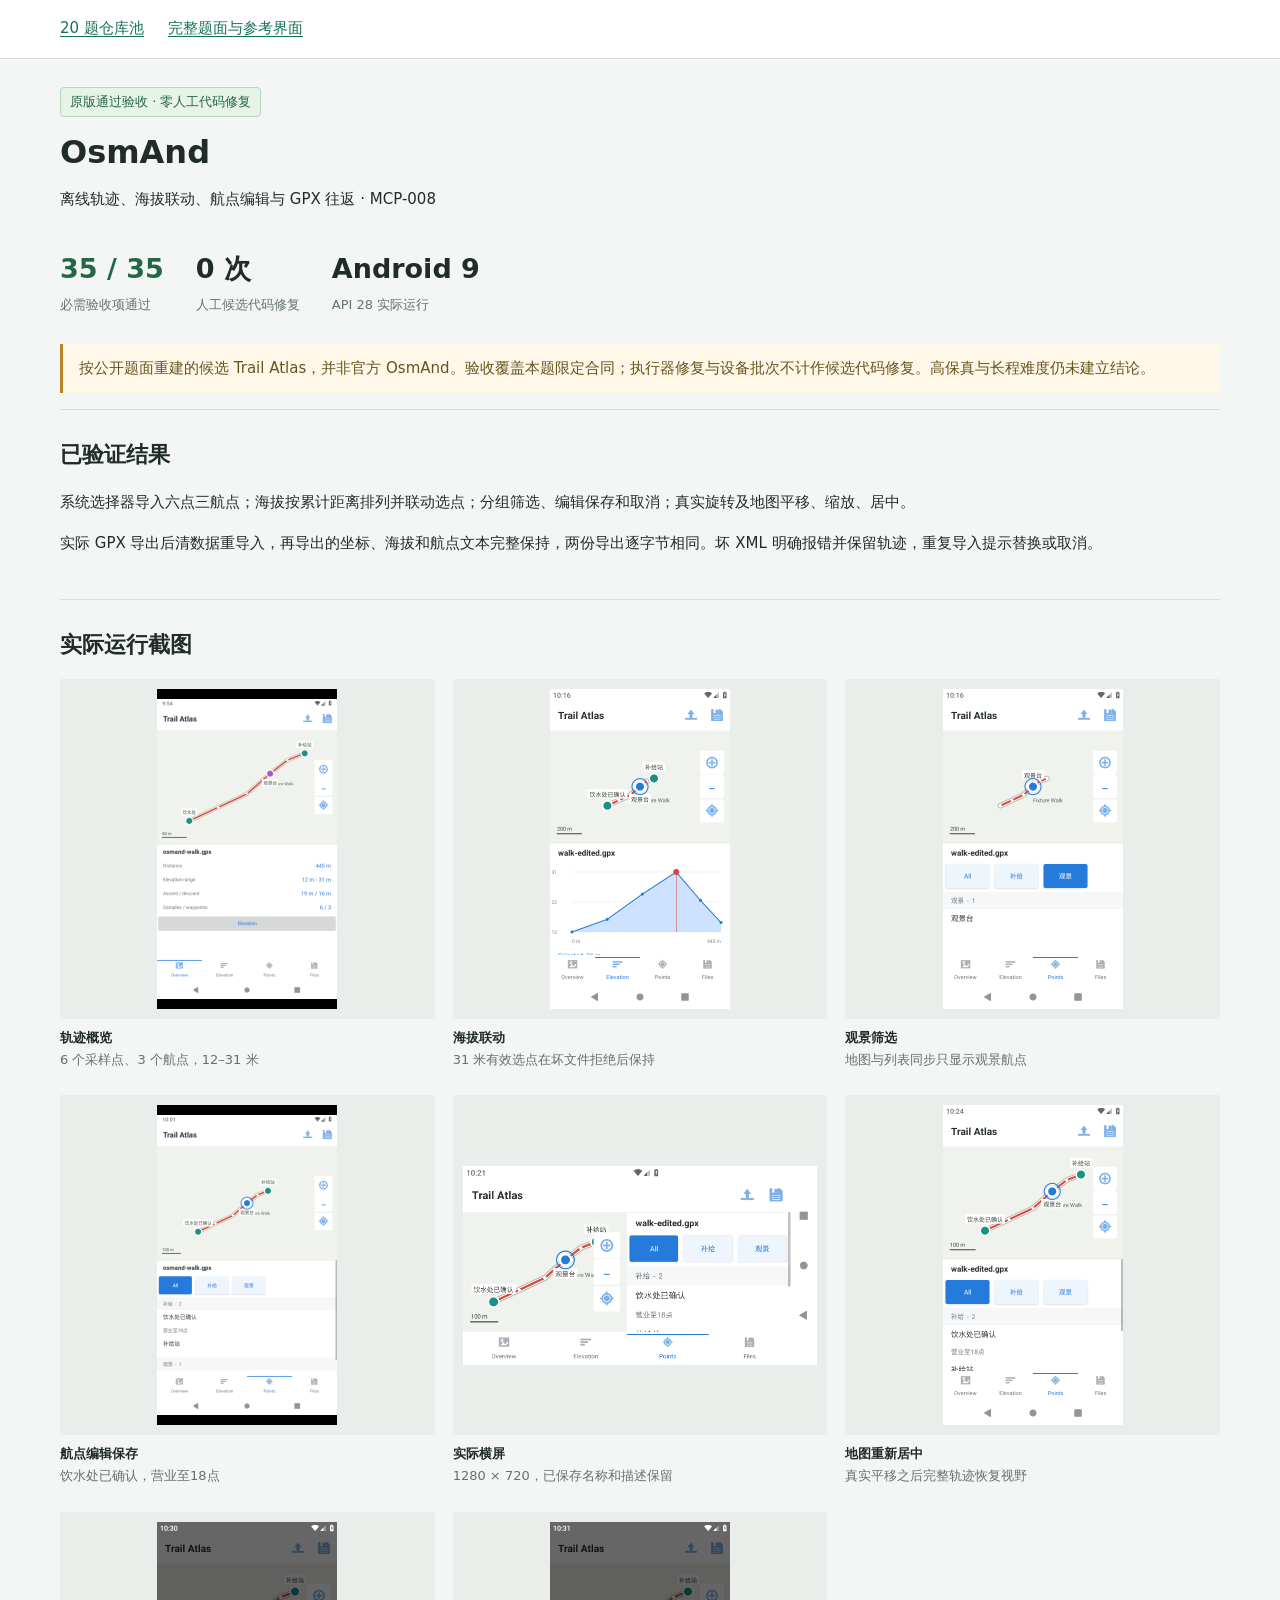
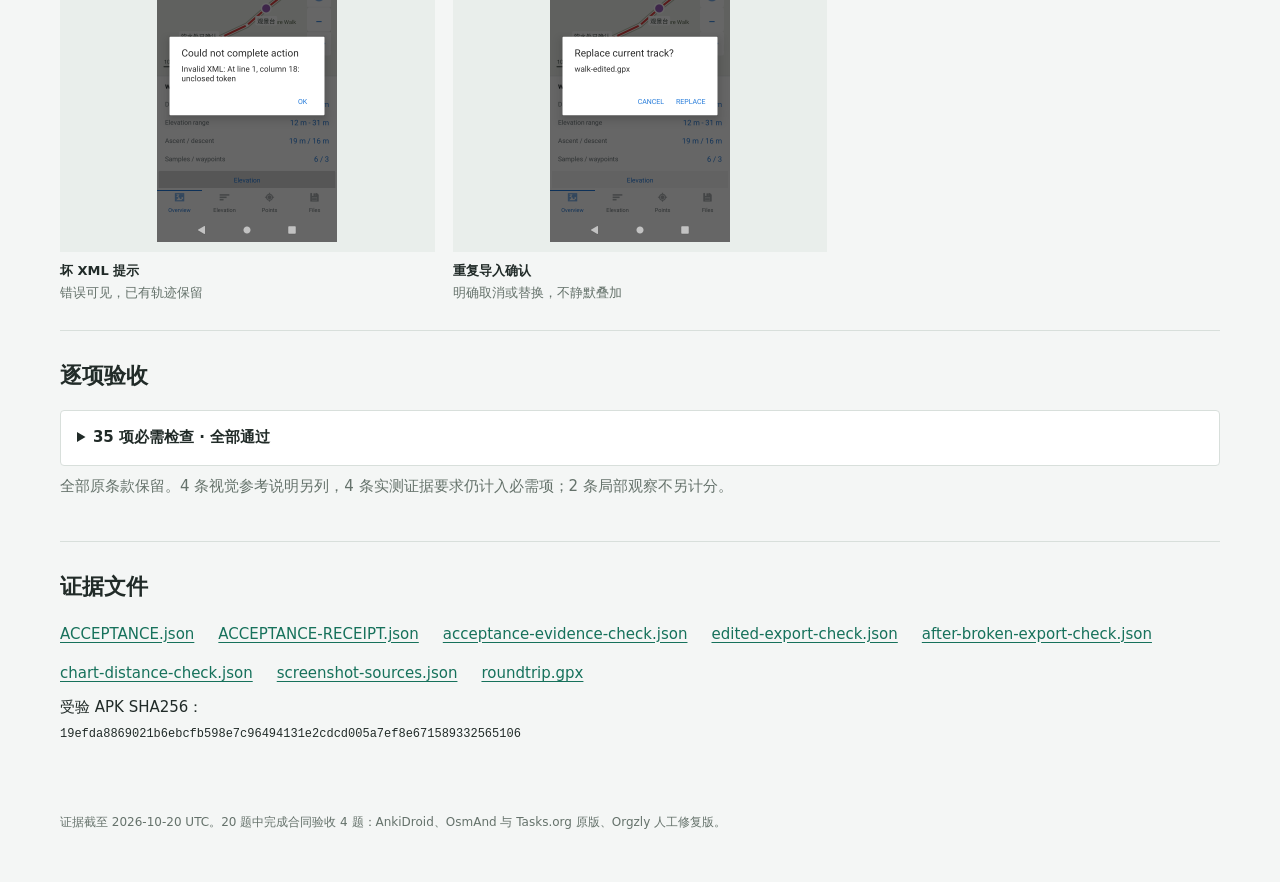
<file: pool-v3/osmand/acceptance.html>
<!doctype html><html lang="zh-CN"><head><meta charset="utf-8"><meta name="viewport" content="width=device-width,initial-scale=1"><title>OsmAnd · 原版验收结果</title><style>
*{box-sizing:border-box;letter-spacing:0}body{margin:0;background:#f4f6f5;color:#212b28;font:15px/1.7 system-ui,-apple-system,"Noto Sans CJK SC",sans-serif}a{color:#16715b;text-underline-offset:3px}a:focus-visible,summary:focus-visible{outline:3px solid #b98426;outline-offset:4px}header{background:white;border-bottom:1px solid #d8dfdb;padding:16px 24px}header nav{max-width:1160px;margin:auto;display:flex;gap:24px;flex-wrap:wrap}main{max-width:1208px;margin:auto;padding:28px 24px 50px}h1{font-size:32px;margin:8px 0}h2{font-size:22px;margin:0 0 16px}h3{font-size:17px;margin:6px 0}p{margin:8px 0 16px}.muted,figcaption span{color:#65726b}.pass{color:#246747;font-weight:600}.status{display:inline-block;padding:3px 9px;background:#e7f3e9;border:1px solid #b7d6c0;border-radius:4px;color:#246747;font-size:13px}.metrics{display:flex;gap:32px;flex-wrap:wrap;padding:18px 0}.metrics strong{display:block;font-size:27px}.metrics span{font-size:13px;color:#65726b}.notice{border-left:3px solid #b98426;background:#fff8e9;padding:12px 16px;color:#68521f}.band{padding:26px 0;border-top:1px solid #d8dfdb}.flows{display:grid;grid-template-columns:repeat(2,minmax(0,1fr));gap:0 28px}.flows article{padding:16px 0;border-bottom:1px solid #d8dfdb}.flows p{font-size:14px}.flows article>span{font-size:12px}.screens{display:grid;grid-template-columns:repeat(3,minmax(0,1fr));gap:24px 18px}figure{margin:0;min-width:0}figure a{display:flex;height:340px;background:#e9eeeb;padding:10px;justify-content:center;align-items:center}figure img{width:100%;height:100%;object-fit:contain}figcaption{font-size:13px;padding-top:8px}figcaption span{display:block}details{background:#fff;border:1px solid #d8dfdb;border-radius:4px}summary{cursor:pointer;padding:14px 16px;font-weight:600}.table-wrap{overflow-x:auto}table{border-collapse:collapse;width:100%;font-size:13px}th,td{text-align:left;padding:10px 14px;border-top:1px solid #d8dfdb;vertical-align:top}th{background:#e9eeeb}td:first-child,td:last-child{white-space:nowrap}.downloads{display:flex;gap:14px 24px;flex-wrap:wrap}code{font-size:12px;overflow-wrap:anywhere}footer{font-size:12px;color:#65726b;margin-top:24px}@media(max-width:760px){main{padding:22px 16px}.screens{grid-template-columns:repeat(2,minmax(0,1fr))}.flows{grid-template-columns:1fr}figure a{height:280px}h1{font-size:28px}.metrics{gap:20px}}@media(max-width:420px){.screens{grid-template-columns:1fr}figure a{height:370px}.metrics strong{font-size:24px}}
</style></head><body>
<header><nav><a href="../../pool-20.html">20 题仓库池</a><a href="../../pool-20.html#osmand">完整题面与参考界面</a></nav></header>
<main><span class="status">原版通过验收 · 零人工代码修复</span><h1>OsmAnd</h1><p>离线轨迹、海拔联动、航点编辑与 GPX 往返 · MCP-008</p>
<div class="metrics"><div><strong class="pass">35 / 35</strong><span>必需验收项通过</span></div><div><strong>0 次</strong><span>人工候选代码修复</span></div><div><strong>Android 9</strong><span>API 28 实际运行</span></div></div>
<p class="notice">按公开题面重建的候选 Trail Atlas，并非官方 OsmAnd。验收覆盖本题限定合同；执行器修复与设备批次不计作候选代码修复。高保真与长程难度仍未建立结论。</p>
<section class="band"><h2>已验证结果</h2><p>系统选择器导入六点三航点；海拔按累计距离排列并联动选点；分组筛选、编辑保存和取消；真实旋转及地图平移、缩放、居中。</p><p>实际 GPX 导出后清数据重导入，再导出的坐标、海拔和航点文本完整保持，两份导出逐字节相同。坏 XML 明确报错并保留轨迹，重复导入提示替换或取消。</p></section>
<section class="band"><h2>实际运行截图</h2><div class="screens"><figure><a href="acceptance/walk-overview.png"><img src="acceptance/walk-overview.png" alt="轨迹概览" loading="lazy"></a><figcaption><strong>轨迹概览</strong><span>6 个采样点、3 个航点，12–31 米</span></figcaption></figure><figure><a href="acceptance/selection-after-bad-file.png"><img src="acceptance/selection-after-bad-file.png" alt="海拔联动" loading="lazy"></a><figcaption><strong>海拔联动</strong><span>31 米有效选点在坏文件拒绝后保持</span></figcaption></figure><figure><a href="acceptance/viewpoint-filter.png"><img src="acceptance/viewpoint-filter.png" alt="观景筛选" loading="lazy"></a><figcaption><strong>观景筛选</strong><span>地图与列表同步只显示观景航点</span></figcaption></figure><figure><a href="acceptance/all-after-edit.png"><img src="acceptance/all-after-edit.png" alt="航点编辑保存" loading="lazy"></a><figcaption><strong>航点编辑保存</strong><span>饮水处已确认，营业至18点</span></figcaption></figure><figure><a href="acceptance/rotated-saved-waypoints.png"><img src="acceptance/rotated-saved-waypoints.png" alt="实际横屏" loading="lazy"></a><figcaption><strong>实际横屏</strong><span>1280 × 720，已保存名称和描述保留</span></figcaption></figure><figure><a href="acceptance/map-swiped-refit.png"><img src="acceptance/map-swiped-refit.png" alt="地图重新居中" loading="lazy"></a><figcaption><strong>地图重新居中</strong><span>真实平移之后完整轨迹恢复视野</span></figcaption></figure><figure><a href="acceptance/stable-invalid-xml-dialog.png"><img src="acceptance/stable-invalid-xml-dialog.png" alt="坏 XML 提示" loading="lazy"></a><figcaption><strong>坏 XML 提示</strong><span>错误可见，已有轨迹保留</span></figcaption></figure><figure><a href="acceptance/stable-replace-policy.png"><img src="acceptance/stable-replace-policy.png" alt="重复导入确认" loading="lazy"></a><figcaption><strong>重复导入确认</strong><span>明确取消或替换，不静默叠加</span></figcaption></figure></div></section>
<section class="band"><h2>逐项验收</h2><details><summary>35 项必需检查 · 全部通过</summary><div class="table-wrap"><table><thead><tr><th>编号</th><th>验收条件</th><th>结果</th></tr></thead><tbody><tr><td>R1-01</td><td>从系统文件选择器导入GPX，地图展示轨迹与3个航点</td><td class="pass">通过</td></tr><tr><td>R1-02</td><td>概览展示文件名、距离、海拔范围，禁止只显示静态截图</td><td class="pass">通过</td></tr><tr><td>R2-01</td><td>海拔图沿轨迹距离排列</td><td class="pass">通过</td></tr><tr><td>R2-02</td><td>选择图中采样点时地图定位该坐标，切换回概览后保持选点</td><td class="pass">通过</td></tr><tr><td>R3-01</td><td>航点按补给/观景分组筛选，列表与地图同时变化</td><td class="pass">通过</td></tr><tr><td>R3-02</td><td>切换全部恢复3点</td><td class="pass">通过</td></tr><tr><td>R3-03</td><td>编辑补给点名称与描述，返回地图仍显示新名称</td><td class="pass">通过</td></tr><tr><td>R4-01</td><td>导出GPX后再次导入，坐标、海拔、航点名称描述保持</td><td class="pass">通过</td></tr><tr><td>R4-02</td><td>坏XML导入失败，已有轨迹和选点保持不变</td><td class="pass">通过</td></tr><tr><td>R5-01</td><td>地图支持平移缩放，重新居中能够显示完整轨迹</td><td class="pass">通过</td></tr><tr><td>R5-02</td><td>离线底图由本地OSM数据渲染，不接入真实定位、路由或在线瓦片</td><td class="pass">通过</td></tr><tr><td>T01-02</td><td>初始状态：尚未导入轨迹；本地底图可用。</td><td class="pass">通过</td></tr><tr><td>T01-04</td><td>操作：打开walk.gpx，查看地图和概览。</td><td class="pass">通过</td></tr><tr><td>T01-06</td><td>中间状态：一条6采样点轨迹、3个命名航点。</td><td class="pass">通过</td></tr><tr><td>T01-08</td><td>最终状态：海拔范围12至31米，地图边界包含所有点。</td><td class="pass">通过</td></tr><tr><td>T01-10</td><td>恢复/异常：取消文件选择器保持空态，不出现伪轨迹。</td><td class="pass">通过</td></tr><tr><td>T01-14</td><td>待采集证据：操作前、关键中间态、最终态截图；非视觉语义补导出文件/数据摘要。不能用官方截图冒充实测。</td><td class="pass">通过</td></tr><tr><td>T02-02</td><td>初始状态：walk已导入。</td><td class="pass">通过</td></tr><tr><td>T02-04</td><td>操作：打开海拔图，选最高31米点，切换概览再返回。</td><td class="pass">通过</td></tr><tr><td>T02-06</td><td>中间状态：地图标记31.2314,121.4768。</td><td class="pass">通过</td></tr><tr><td>T02-08</td><td>最终状态：图表和地图选点一致，选点未丢。</td><td class="pass">通过</td></tr><tr><td>T02-10</td><td>恢复/异常：点击图表空白不跳到无效坐标。</td><td class="pass">通过</td></tr><tr><td>T02-14</td><td>待采集证据：操作前、关键中间态、最终态截图；非视觉语义补导出文件/数据摘要。不能用官方截图冒充实测。</td><td class="pass">通过</td></tr><tr><td>T03-02</td><td>初始状态：全部3个航点可见。</td><td class="pass">通过</td></tr><tr><td>T03-04</td><td>操作：筛选补给，打开饮水处，改名为饮水处已确认并填营业至18点；返回全部。</td><td class="pass">通过</td></tr><tr><td>T03-06</td><td>中间状态：补给组2点、观景组1点；编辑只改目标。</td><td class="pass">通过</td></tr><tr><td>T03-08</td><td>最终状态：全部3点，新名称和描述一致。</td><td class="pass">通过</td></tr><tr><td>T03-10</td><td>恢复/异常：编辑后取消不写回；旋转设备后已保存数据不丢。</td><td class="pass">通过</td></tr><tr><td>T03-14</td><td>待采集证据：操作前、关键中间态、最终态截图；非视觉语义补导出文件/数据摘要。不能用官方截图冒充实测。</td><td class="pass">通过</td></tr><tr><td>T04-02</td><td>初始状态：已完成航点编辑。</td><td class="pass">通过</td></tr><tr><td>T04-04</td><td>操作：导出walk-edited.gpx；新会话导入；再尝试broken.gpx。</td><td class="pass">通过</td></tr><tr><td>T04-06</td><td>中间状态：正确文件恢复6个轨迹点、3航点与新文本。</td><td class="pass">通过</td></tr><tr><td>T04-08</td><td>最终状态：坏文件报错且当前轨迹不被清空。</td><td class="pass">通过</td></tr><tr><td>T04-10</td><td>恢复/异常：重新选择正确文件可成功，重复导入需明确替换或另存而不默默叠加。</td><td class="pass">通过</td></tr><tr><td>T04-14</td><td>待采集证据：操作前、关键中间态、最终态截图；非视觉语义补导出文件/数据摘要。不能用官方截图冒充实测。</td><td class="pass">通过</td></tr></tbody></table></div></details><p class="muted">全部原条款保留。4 条视觉参考说明另列，4 条实测证据要求仍计入必需项；2 条局部观察不另计分。</p></section>
<section class="band"><h2>证据文件</h2><div class="downloads"><a href="acceptance/ACCEPTANCE.json">ACCEPTANCE.json</a><a href="acceptance/ACCEPTANCE-RECEIPT.json">ACCEPTANCE-RECEIPT.json</a><a href="acceptance/acceptance-evidence-check.json">acceptance-evidence-check.json</a><a href="acceptance/edited-export-check.json">edited-export-check.json</a><a href="acceptance/after-broken-export-check.json">after-broken-export-check.json</a><a href="acceptance/chart-distance-check.json">chart-distance-check.json</a><a href="acceptance/screenshot-sources.json">screenshot-sources.json</a><a href="acceptance/roundtrip.gpx">roundtrip.gpx</a></div><p>受验 APK SHA256：<br><code>19efda8869021b6ebcfb598e7c96494131e2cdcd005a7ef8e671589332565106</code></p></section><footer>证据截至 2026-10-20 UTC。20 题中完成合同验收 4 题：AnkiDroid、OsmAnd 与 Tasks.org 原版、Orgzly 人工修复版。</footer></main></body></html>
</file>
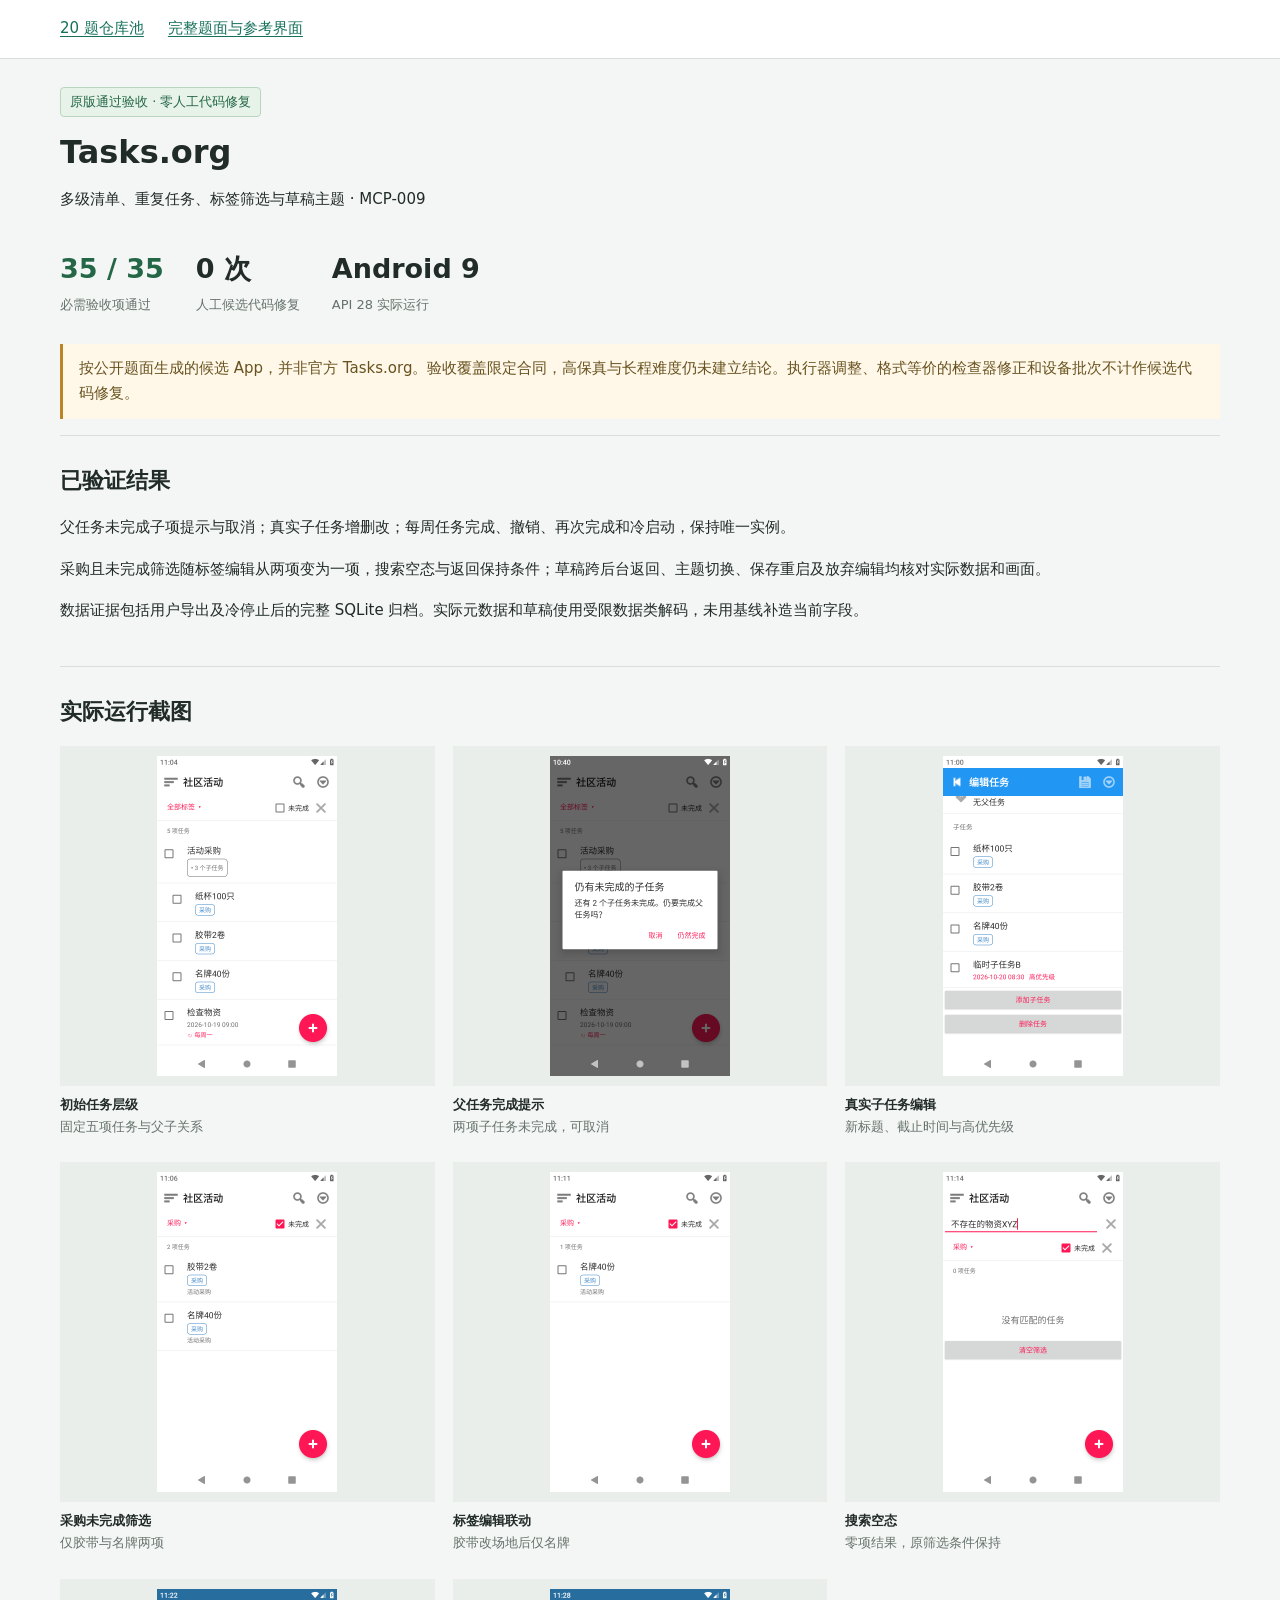
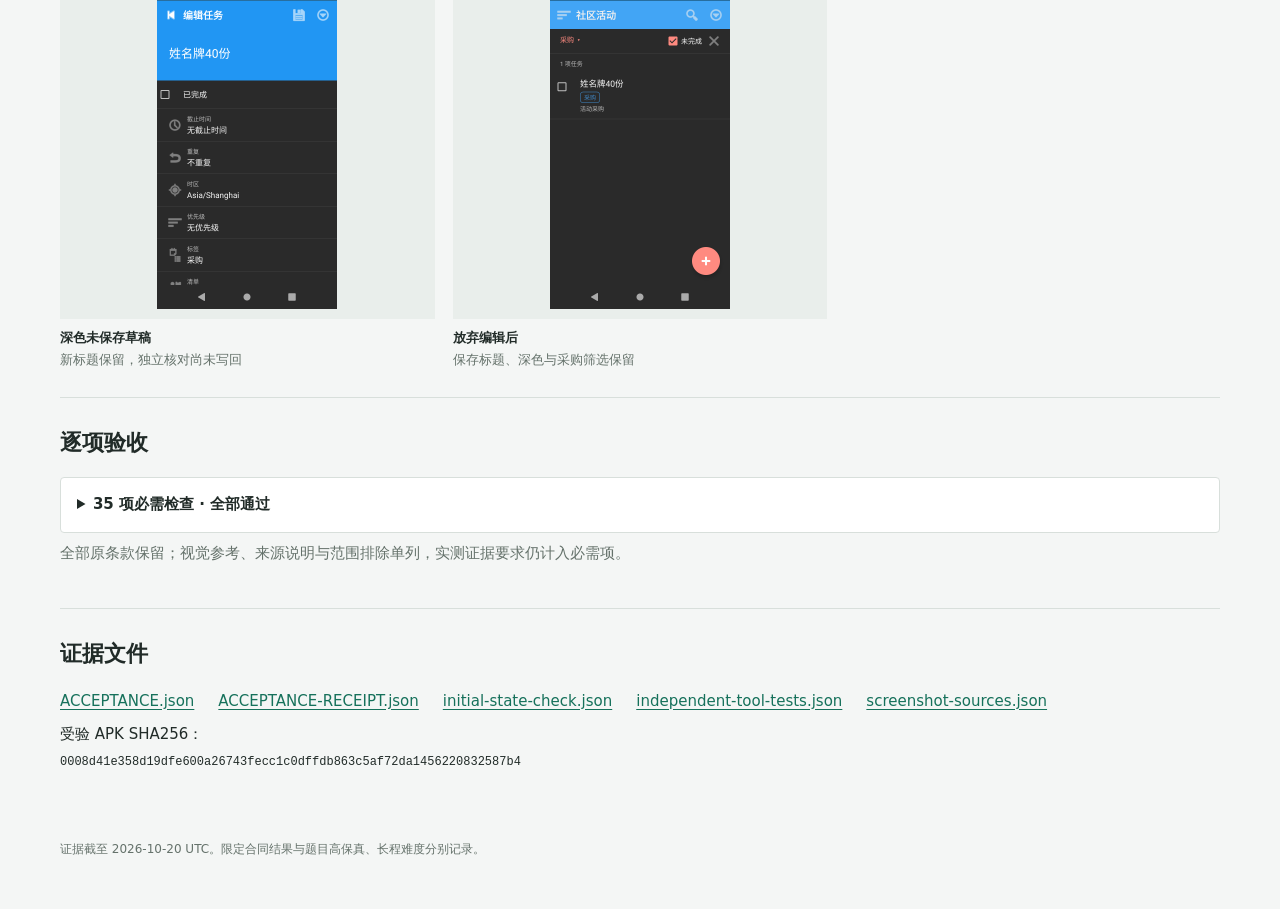
<file: pool-v3/tasks-org/acceptance.html>
<!doctype html><html lang="zh-CN"><head><meta charset="utf-8"><meta name="viewport" content="width=device-width,initial-scale=1"><title>Tasks.org · 原版验收结果</title><style>
*{box-sizing:border-box;letter-spacing:0}body{margin:0;background:#f4f6f5;color:#212b28;font:15px/1.7 system-ui,-apple-system,"Noto Sans CJK SC",sans-serif}a{color:#16715b;text-underline-offset:3px}a:focus-visible,summary:focus-visible{outline:3px solid #b98426;outline-offset:4px}header{background:white;border-bottom:1px solid #d8dfdb;padding:16px 24px}header nav{max-width:1160px;margin:auto;display:flex;gap:24px;flex-wrap:wrap}main{max-width:1208px;margin:auto;padding:28px 24px 50px}h1{font-size:32px;margin:8px 0}h2{font-size:22px;margin:0 0 16px}h3{font-size:17px;margin:6px 0}p{margin:8px 0 16px}.muted,figcaption span{color:#65726b}.pass{color:#246747;font-weight:600}.status{display:inline-block;padding:3px 9px;background:#e7f3e9;border:1px solid #b7d6c0;border-radius:4px;color:#246747;font-size:13px}.metrics{display:flex;gap:32px;flex-wrap:wrap;padding:18px 0}.metrics strong{display:block;font-size:27px}.metrics span{font-size:13px;color:#65726b}.notice{border-left:3px solid #b98426;background:#fff8e9;padding:12px 16px;color:#68521f}.band{padding:26px 0;border-top:1px solid #d8dfdb}.flows{display:grid;grid-template-columns:repeat(2,minmax(0,1fr));gap:0 28px}.flows article{padding:16px 0;border-bottom:1px solid #d8dfdb}.flows p{font-size:14px}.flows article>span{font-size:12px}.screens{display:grid;grid-template-columns:repeat(3,minmax(0,1fr));gap:24px 18px}figure{margin:0;min-width:0}figure a{display:flex;height:340px;background:#e9eeeb;padding:10px;justify-content:center;align-items:center}figure img{width:100%;height:100%;object-fit:contain}figcaption{font-size:13px;padding-top:8px}figcaption span{display:block}details{background:#fff;border:1px solid #d8dfdb;border-radius:4px}summary{cursor:pointer;padding:14px 16px;font-weight:600}.table-wrap{overflow-x:auto}table{border-collapse:collapse;width:100%;font-size:13px}th,td{text-align:left;padding:10px 14px;border-top:1px solid #d8dfdb;vertical-align:top}th{background:#e9eeeb}td:first-child,td:last-child{white-space:nowrap}.downloads{display:flex;gap:14px 24px;flex-wrap:wrap}code{font-size:12px;overflow-wrap:anywhere}footer{font-size:12px;color:#65726b;margin-top:24px}@media(max-width:760px){main{padding:22px 16px}.screens{grid-template-columns:repeat(2,minmax(0,1fr))}.flows{grid-template-columns:1fr}figure a{height:280px}h1{font-size:28px}.metrics{gap:20px}}@media(max-width:420px){.screens{grid-template-columns:1fr}figure a{height:370px}.metrics strong{font-size:24px}}
</style></head><body>
<header><nav><a href="../../pool-20.html">20 题仓库池</a><a href="../../pool-20.html#tasks-org">完整题面与参考界面</a></nav></header>
<main><span class="status">原版通过验收 · 零人工代码修复</span><h1>Tasks.org</h1><p>多级清单、重复任务、标签筛选与草稿主题 · MCP-009</p>
<div class="metrics"><div><strong class="pass">35 / 35</strong><span>必需验收项通过</span></div><div><strong>0 次</strong><span>人工候选代码修复</span></div><div><strong>Android 9</strong><span>API 28 实际运行</span></div></div>
<p class="notice">按公开题面生成的候选 App，并非官方 Tasks.org。验收覆盖限定合同，高保真与长程难度仍未建立结论。执行器调整、格式等价的检查器修正和设备批次不计作候选代码修复。</p>
<section class="band"><h2>已验证结果</h2><p>父任务未完成子项提示与取消；真实子任务增删改；每周任务完成、撤销、再次完成和冷启动，保持唯一实例。</p><p>采购且未完成筛选随标签编辑从两项变为一项，搜索空态与返回保持条件；草稿跨后台返回、主题切换、保存重启及放弃编辑均核对实际数据和画面。</p><p>数据证据包括用户导出及冷停止后的完整 SQLite 归档。实际元数据和草稿使用受限数据类解码，未用基线补造当前字段。</p></section>
<section class="band"><h2>实际运行截图</h2><div class="screens"><figure><a href="acceptance/t3-fresh-initial.png"><img src="acceptance/t3-fresh-initial.png" alt="初始任务层级" loading="lazy"></a><figcaption><strong>初始任务层级</strong><span>固定五项任务与父子关系</span></figcaption></figure><figure><a href="acceptance/parent-warning-stable.png"><img src="acceptance/parent-warning-stable.png" alt="父任务完成提示" loading="lazy"></a><figcaption><strong>父任务完成提示</strong><span>两项子任务未完成，可取消</span></figcaption></figure><figure><a href="acceptance/r1-child-edited.png"><img src="acceptance/r1-child-edited.png" alt="真实子任务编辑" loading="lazy"></a><figcaption><strong>真实子任务编辑</strong><span>新标题、截止时间与高优先级</span></figcaption></figure><figure><a href="acceptance/t3-two-filtered.png"><img src="acceptance/t3-two-filtered.png" alt="采购未完成筛选" loading="lazy"></a><figcaption><strong>采购未完成筛选</strong><span>仅胶带与名牌两项</span></figcaption></figure><figure><a href="acceptance/t3-only-badges.png"><img src="acceptance/t3-only-badges.png" alt="标签编辑联动" loading="lazy"></a><figcaption><strong>标签编辑联动</strong><span>胶带改场地后仅名牌</span></figcaption></figure><figure><a href="acceptance/t3-empty-search.png"><img src="acceptance/t3-empty-search.png" alt="搜索空态" loading="lazy"></a><figcaption><strong>搜索空态</strong><span>零项结果，原筛选条件保持</span></figcaption></figure><figure><a href="acceptance/t4-dark-unsaved-draft.png"><img src="acceptance/t4-dark-unsaved-draft.png" alt="深色未保存草稿" loading="lazy"></a><figcaption><strong>深色未保存草稿</strong><span>新标题保留，独立核对尚未写回</span></figcaption></figure><figure><a href="acceptance/t4-discarded-title-preserved.png"><img src="acceptance/t4-discarded-title-preserved.png" alt="放弃编辑后" loading="lazy"></a><figcaption><strong>放弃编辑后</strong><span>保存标题、深色与采购筛选保留</span></figcaption></figure></div></section>
<section class="band"><h2>逐项验收</h2><details><summary>35 项必需检查 · 全部通过</summary><div class="table-wrap"><table><thead><tr><th>编号</th><th>验收条件</th><th>结果</th></tr></thead><tbody><tr><td>R1-01</td><td>清单、任务编辑页展示标题、截止时间、优先级、标签及子任务</td><td class="pass">通过</td></tr><tr><td>R1-02</td><td>允许增删改，不把嵌套数据压成只读文本</td><td class="pass">通过</td></tr><tr><td>R2-01</td><td>以input/seed.json建立活动清单与三个子任务</td><td class="pass">通过</td></tr><tr><td>R2-02</td><td>父任务完成前须提示仍有未完成子任务，允许取消并保持状态</td><td class="pass">通过</td></tr><tr><td>R3-01</td><td>重复任务每周一09:00（Asia/Shanghai）</td><td class="pass">通过</td></tr><tr><td>R3-02</td><td>完成2026-10-19实例后下次截止为2026-10-26 09:00</td><td class="pass">通过</td></tr><tr><td>R3-03</td><td>撤销完成恢复原实例，不叠加生成</td><td class="pass">通过</td></tr><tr><td>R4-01</td><td>按标签采购与未完成筛选，编辑子任务标签/完成状态后列表即时变化</td><td class="pass">通过</td></tr><tr><td>R4-02</td><td>清空筛选后完整恢复，重启不丢数据</td><td class="pass">通过</td></tr><tr><td>R5-01</td><td>深色/浅色主题切换保留筛选及编辑中的内容</td><td class="pass">通过</td></tr><tr><td>R5-02</td><td>未保存返回可丢弃或继续</td><td class="pass">通过</td></tr><tr><td>T01-02</td><td>初始状态：按seed.json导入1个父任务、3个子任务及1个重复任务。</td><td class="pass">通过</td></tr><tr><td>T01-04</td><td>操作：打开活动采购，完成纸杯，再尝试完成父任务并取消。</td><td class="pass">通过</td></tr><tr><td>T01-06</td><td>中间状态：纸杯已完成，另外两项未完成；父任务确认出现。</td><td class="pass">通过</td></tr><tr><td>T01-08</td><td>最终状态：父任务仍未完成，纸杯完成状态保留。</td><td class="pass">通过</td></tr><tr><td>T01-10</td><td>恢复/异常：再次编辑纸杯取消勾选，恢复初态。</td><td class="pass">通过</td></tr><tr><td>T01-14</td><td>待采集证据：操作前、关键中间态、最终态截图；非视觉语义补导出文件/数据摘要。不能用官方截图冒充实测。</td><td class="pass">通过</td></tr><tr><td>T02-02</td><td>初始状态：检查物资截止2026-10-19 09:00+08:00，时钟固定2026-10-19 08:30。</td><td class="pass">通过</td></tr><tr><td>T02-04</td><td>操作：完成检查物资，查看下次截止，撤销完成，再次完成。</td><td class="pass">通过</td></tr><tr><td>T02-06</td><td>中间状态：先出现10月26日截止；撤销回19日。</td><td class="pass">通过</td></tr><tr><td>T02-08</td><td>最终状态：只有一个下次实例，截止26日，无重复任务。</td><td class="pass">通过</td></tr><tr><td>T02-10</td><td>恢复/异常：重启后仍只一个活动实例。</td><td class="pass">通过</td></tr><tr><td>T02-14</td><td>待采集证据：操作前、关键中间态、最终态截图；非视觉语义补导出文件/数据摘要。不能用官方截图冒充实测。</td><td class="pass">通过</td></tr><tr><td>T03-02</td><td>初始状态：独立重置并导入seed.json；先打开纸杯100只并勾选完成，保存。确认纸杯已完成，胶带/名牌未完成且标签采购。</td><td class="pass">通过</td></tr><tr><td>T03-04</td><td>操作：筛选采购且未完成；把胶带标签改为场地；清空筛选。</td><td class="pass">通过</td></tr><tr><td>T03-06</td><td>中间状态：筛选初始2项，编辑后仅名牌。</td><td class="pass">通过</td></tr><tr><td>T03-08</td><td>最终状态：清空后任务完整；胶带仍为场地。</td><td class="pass">通过</td></tr><tr><td>T03-10</td><td>恢复/异常：搜索不存在词显示空态，返回原筛选不丢条件。</td><td class="pass">通过</td></tr><tr><td>T03-14</td><td>待采集证据：操作前、关键中间态、最终态截图；非视觉语义补导出文件/数据摘要。不能用官方截图冒充实测。</td><td class="pass">通过</td></tr><tr><td>T04-02</td><td>初始状态：编辑名牌，尚未保存。</td><td class="pass">通过</td></tr><tr><td>T04-04</td><td>操作：标题改为姓名牌40份，切后台后返回；保存；切深色，重启。</td><td class="pass">通过</td></tr><tr><td>T04-06</td><td>中间状态：草稿返回仍在；保存后列表更新。</td><td class="pass">通过</td></tr><tr><td>T04-08</td><td>最终状态：深色主题和新标题保留，层级关系不变。</td><td class="pass">通过</td></tr><tr><td>T04-10</td><td>恢复/异常：重新编辑标题后返回放弃，不覆盖已保存版本。</td><td class="pass">通过</td></tr><tr><td>T04-14</td><td>待采集证据：操作前、关键中间态、最终态截图；非视觉语义补导出文件/数据摘要。不能用官方截图冒充实测。</td><td class="pass">通过</td></tr></tbody></table></div></details><p class="muted">全部原条款保留；视觉参考、来源说明与范围排除单列，实测证据要求仍计入必需项。</p></section>
<section class="band"><h2>证据文件</h2><div class="downloads"><a href="acceptance/ACCEPTANCE.json">ACCEPTANCE.json</a><a href="acceptance/ACCEPTANCE-RECEIPT.json">ACCEPTANCE-RECEIPT.json</a><a href="acceptance/initial-state-check.json">initial-state-check.json</a><a href="acceptance/independent-tool-tests.json">independent-tool-tests.json</a><a href="acceptance/screenshot-sources.json">screenshot-sources.json</a></div><p>受验 APK SHA256：<br><code>0008d41e358d19dfe600a26743fecc1c0dffdb863c5af72da1456220832587b4</code></p></section><footer>证据截至 2026-10-20 UTC。限定合同结果与题目高保真、长程难度分别记录。</footer></main></body></html>
</file>
